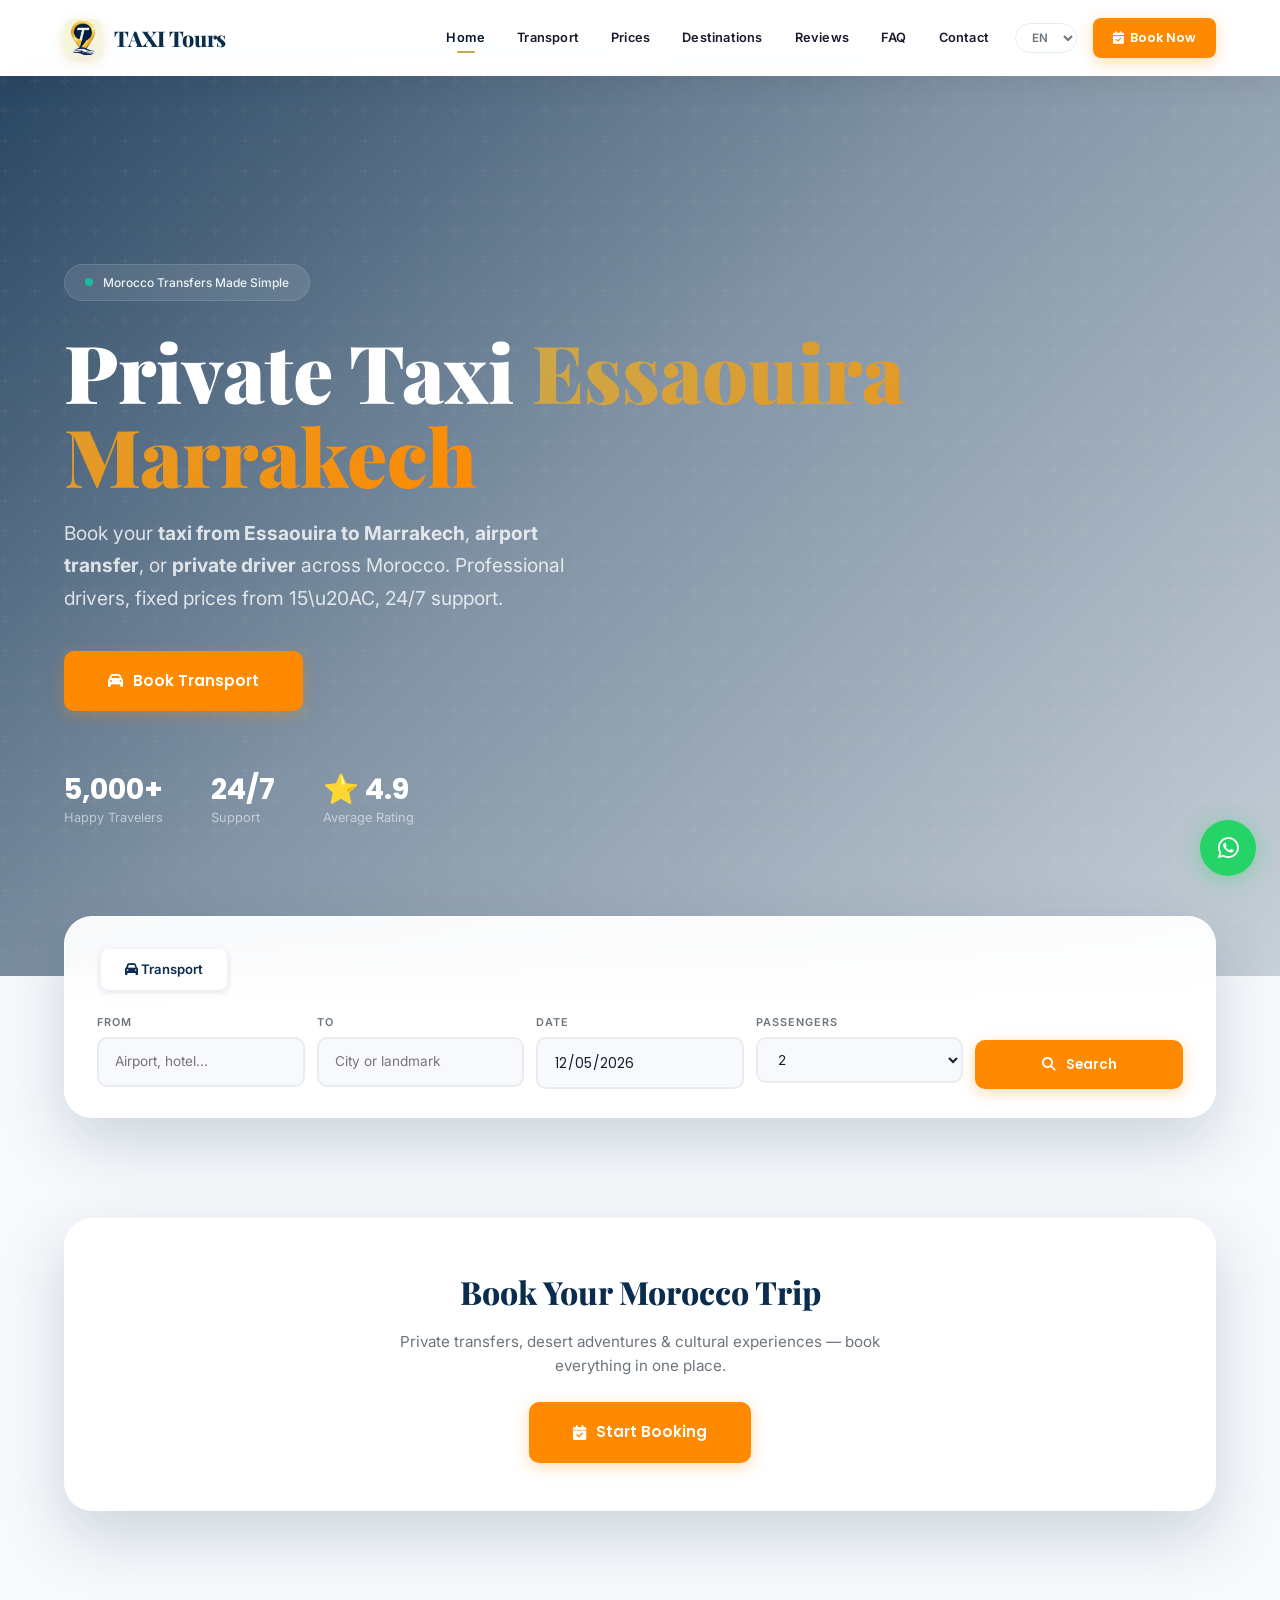
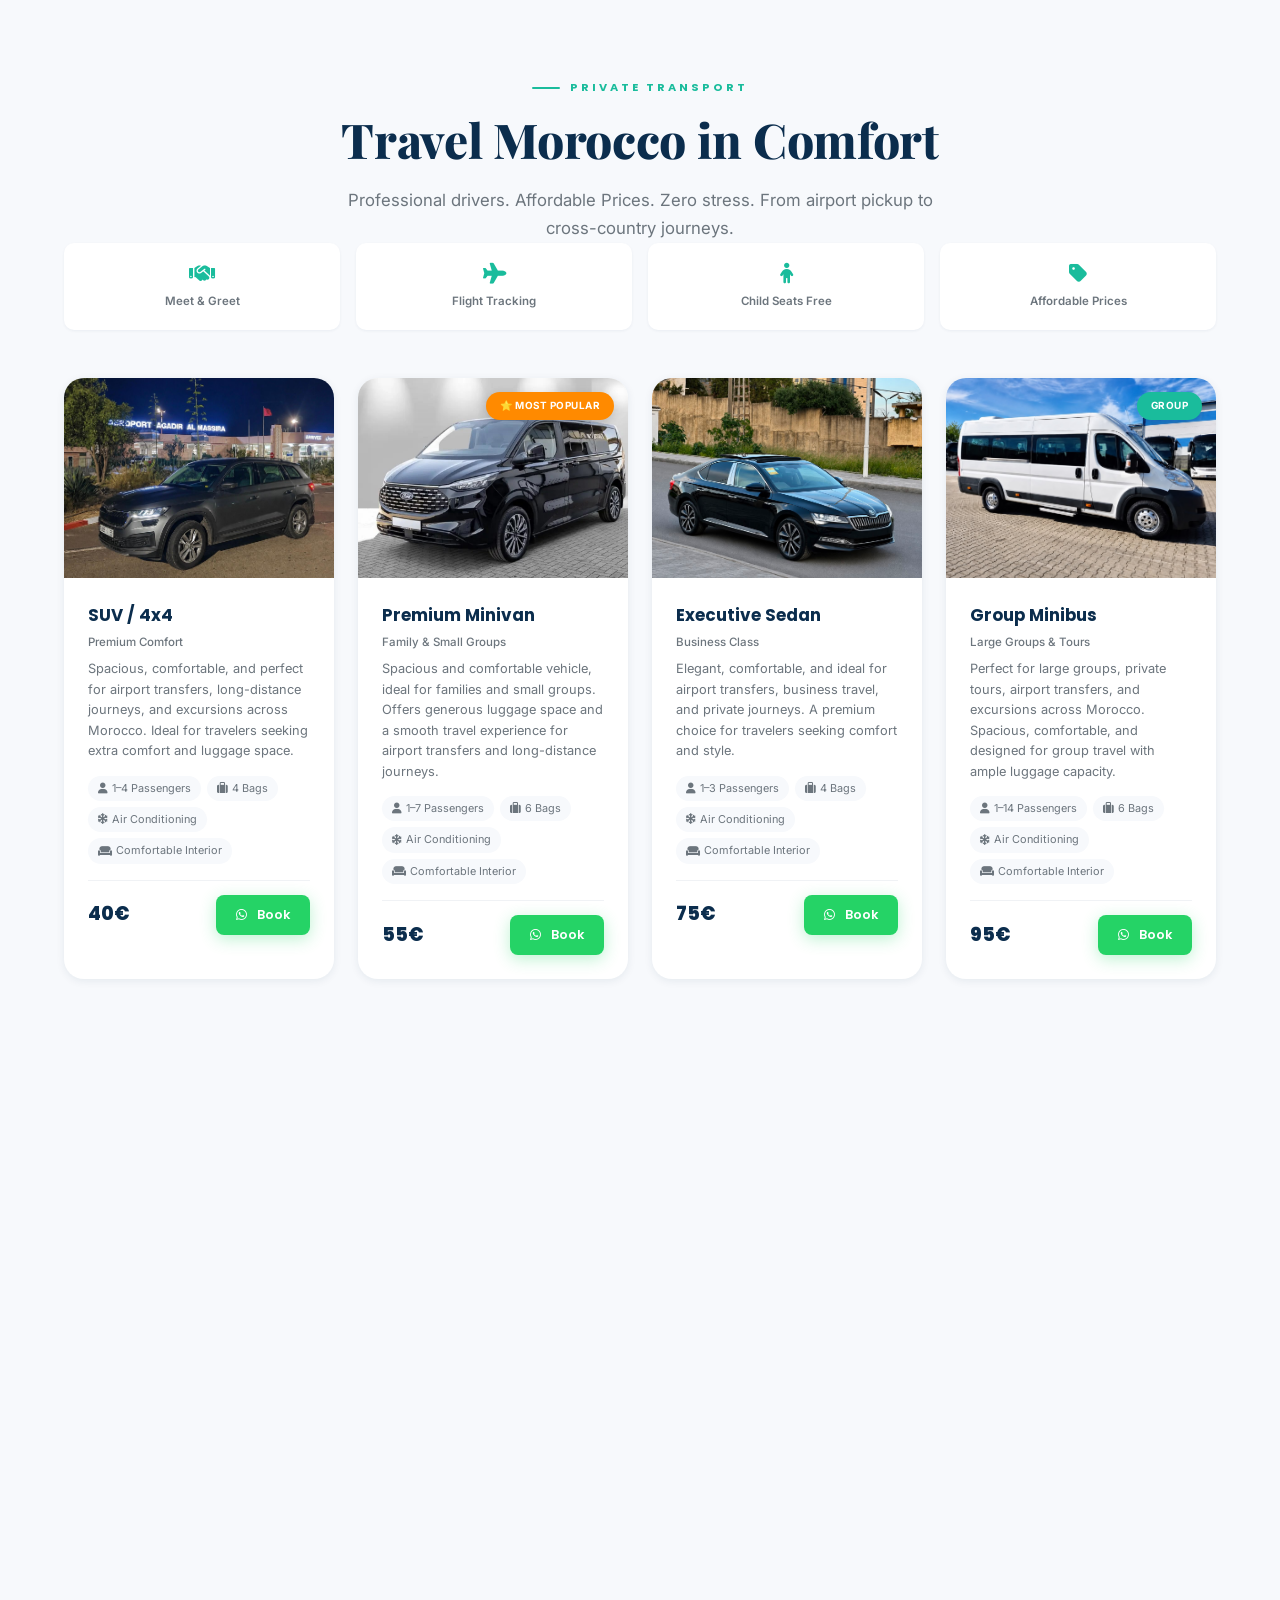
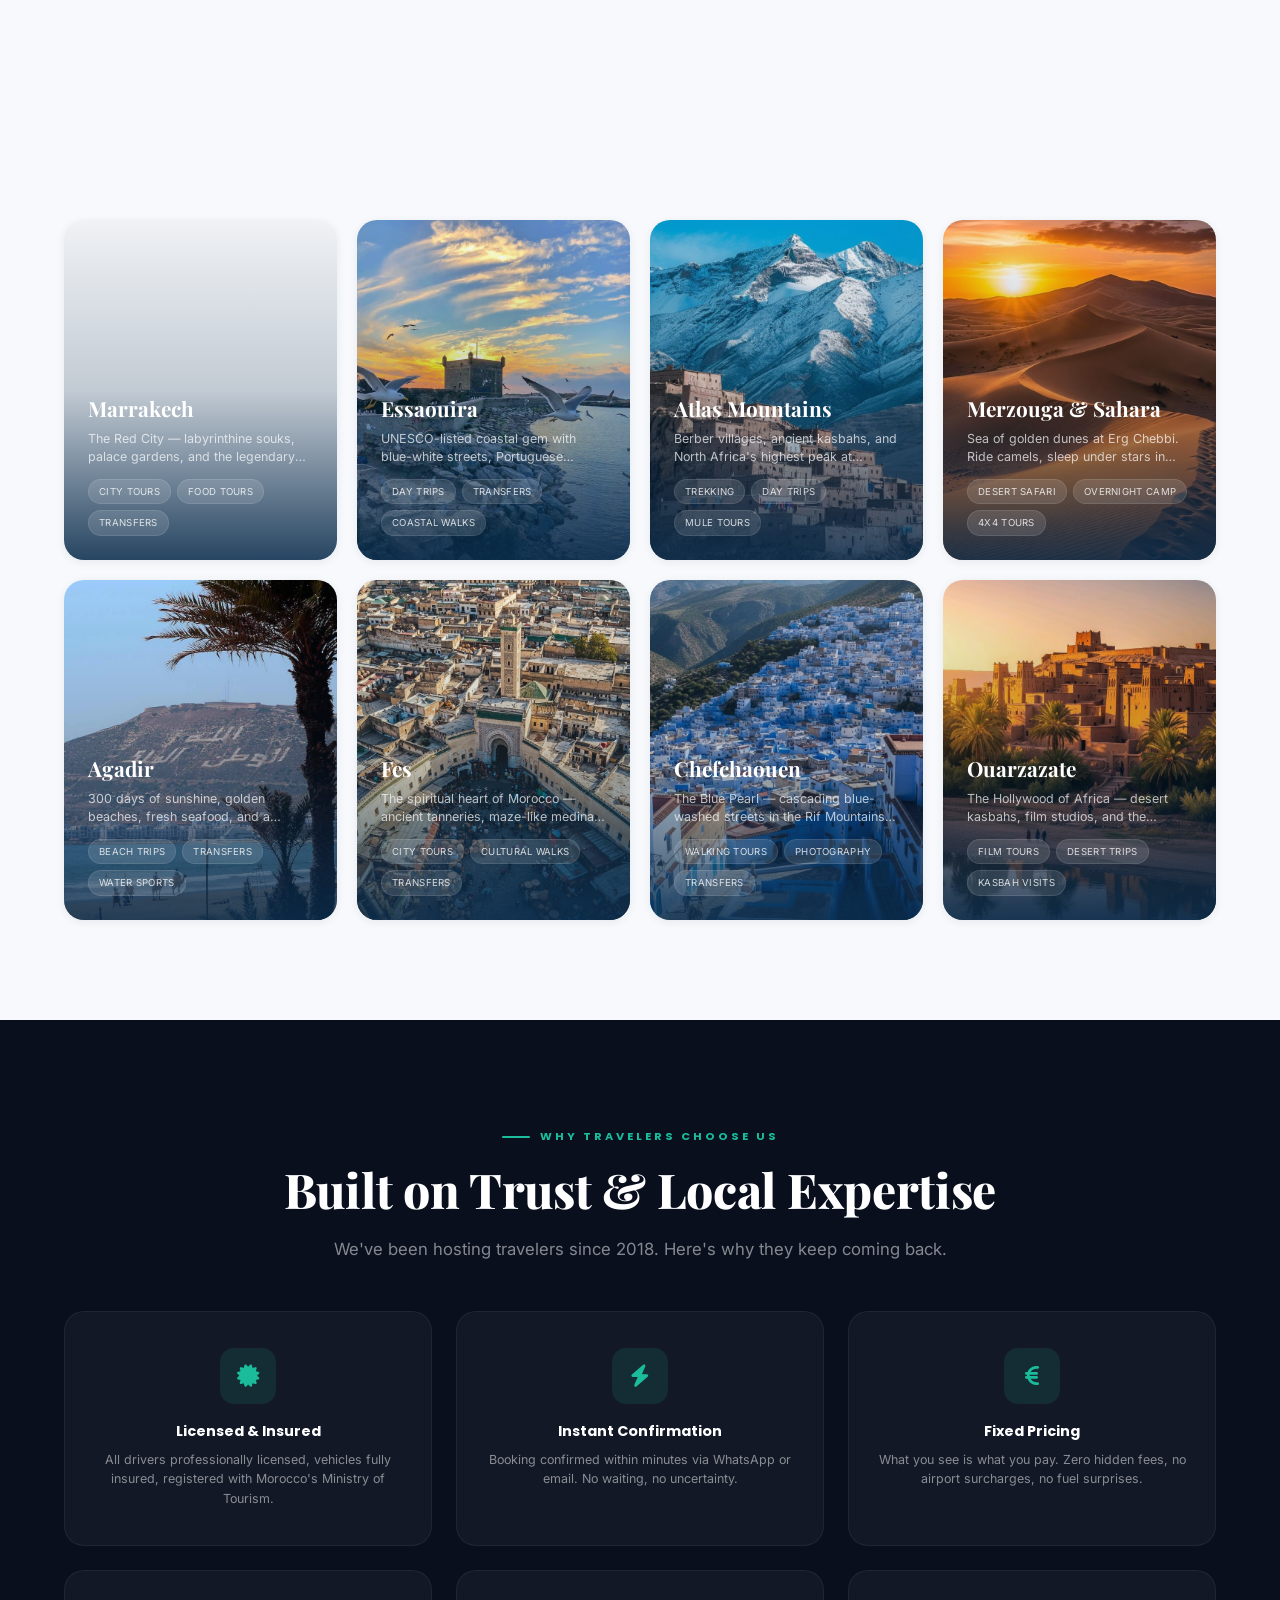
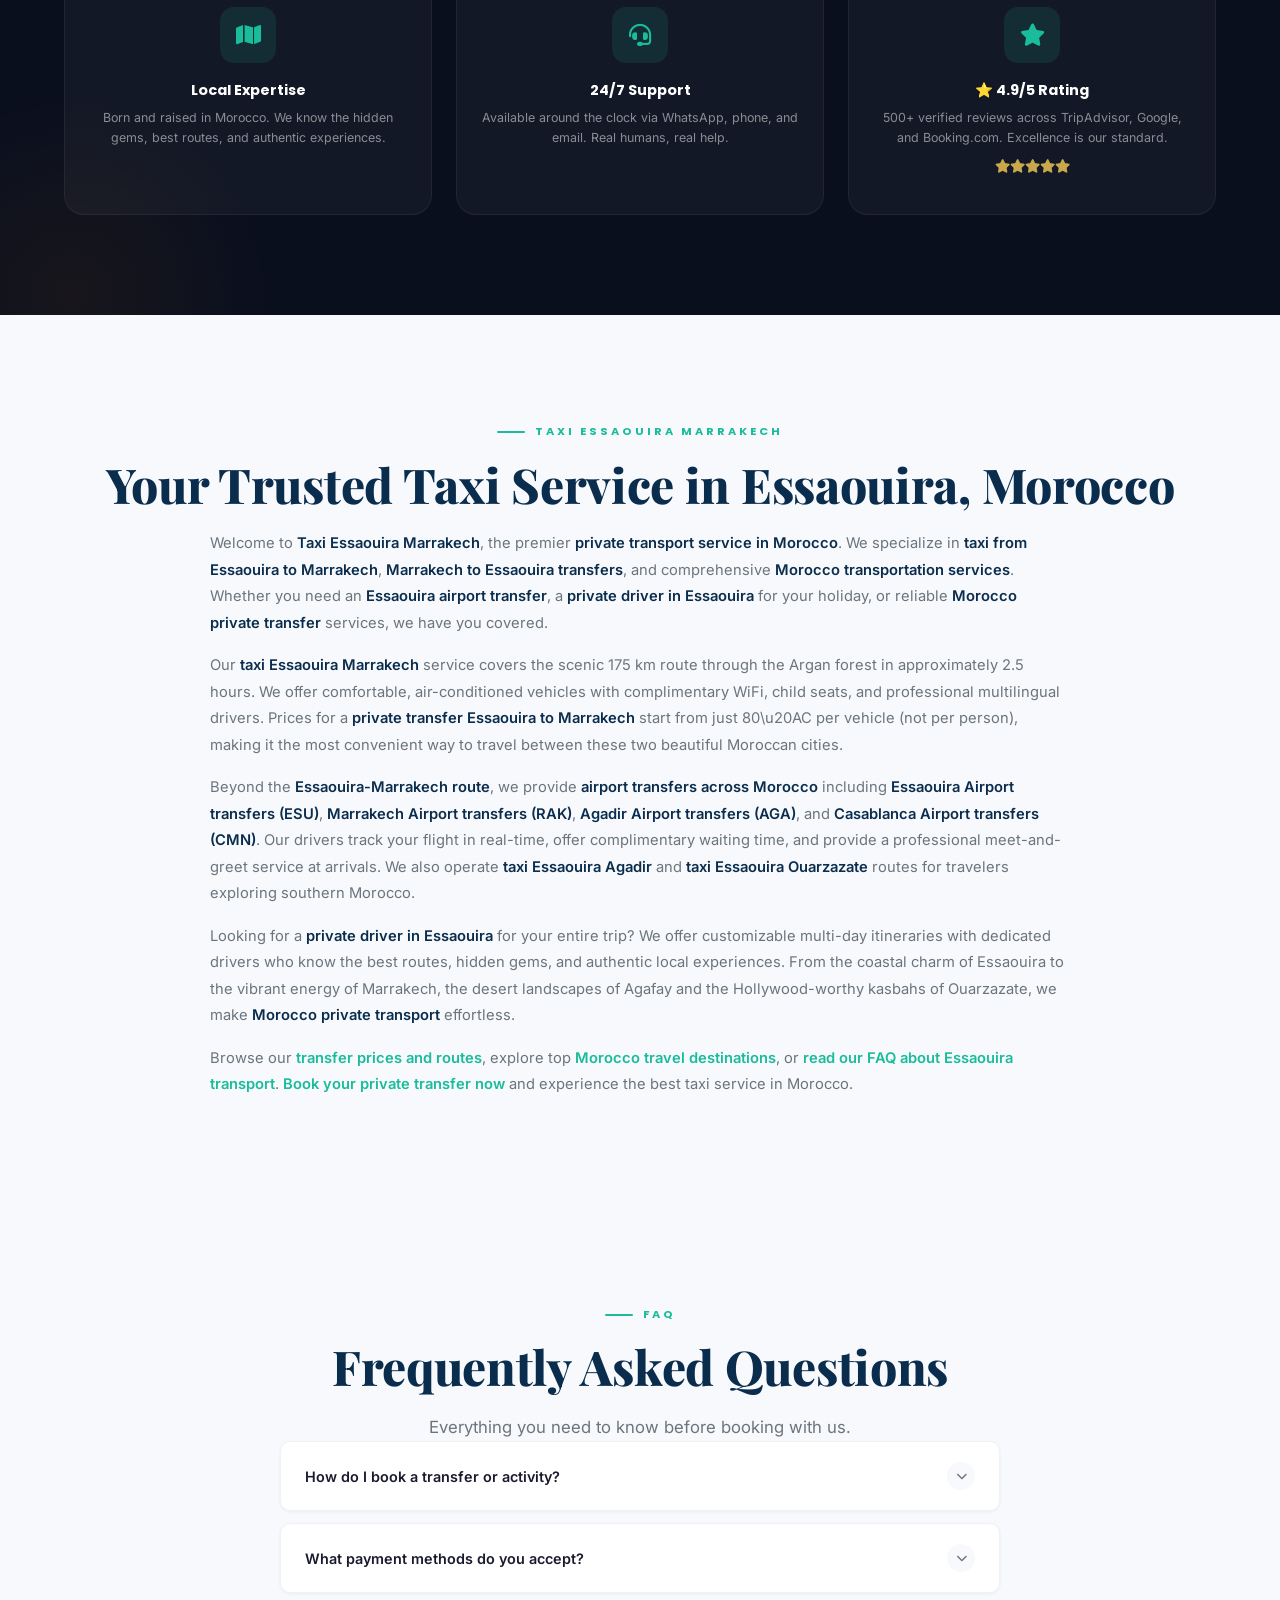
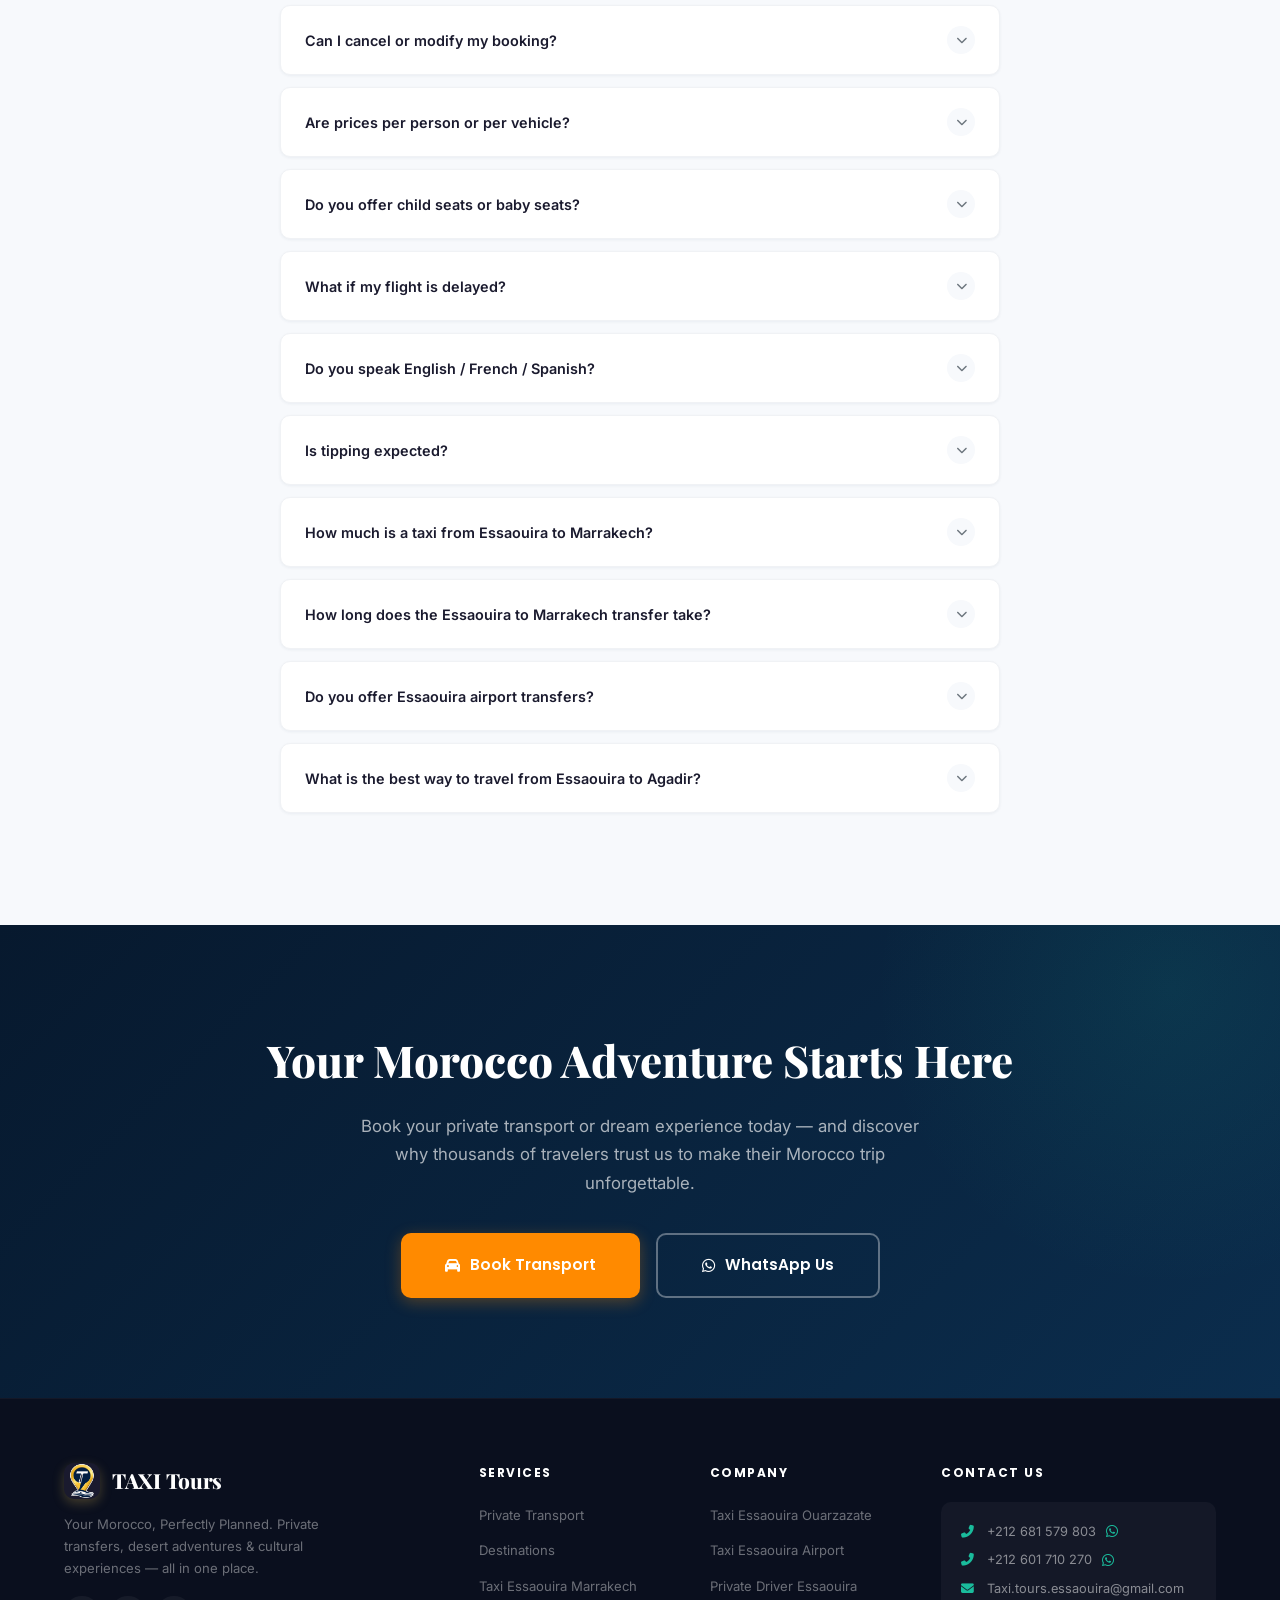
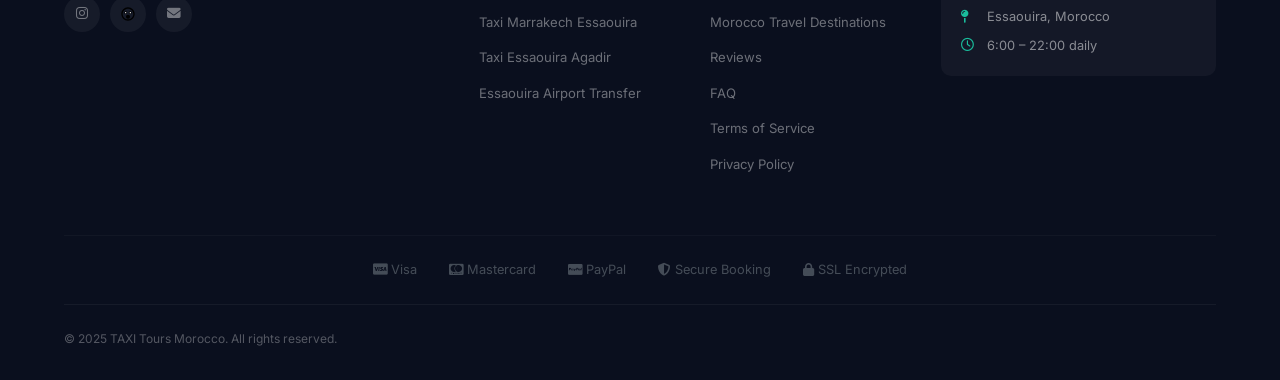
<file: index.html>
﻿<!DOCTYPE html>
<html lang="en">

<head>
  <meta charset="UTF-8">
  <meta name="viewport" content="width=device-width,initial-scale=1">
  <link rel="icon" type="image/svg+xml" href="./images/logo-icon.png">
  <link rel="apple-touch-icon" href="./images/logo-icon.png">
  <link rel="canonical" href="https://www.taximarrakeckessaouiraa.com/">
  <meta name="theme-color" content="#0B2D4D">

  <!-- PRIMARY TITLE & META -->
  <title>Taxi Essaouira Marrakech | Private Transfer & Airport Taxi Morocco</title>
  <meta name="description" content="Book a private taxi between Essaouira and Marrakech. Airport transfers, fixed prices, professional drivers and 24/7 reservations across Morocco.">
  <meta name="keywords" content="Taxi Essaouira Marrakech, Private Transfer Essaouira, Essaouira Airport Transfer, Taxi Marrakech Essaouira, Taxi Essaouira Airport, Private Driver Essaouira, Morocco Private Transfer">

  <!-- OPEN GRAPH -->
  <meta property="og:type" content="website">
  <meta property="og:url" content="https://www.taximarrakeckessaouiraa.com/">
  <meta property="og:title" content="Taxi Essaouira Marrakech | Private Transfer & Airport Taxi Morocco">
  <meta property="og:description" content="Book a private taxi between Essaouira and Marrakech. Airport transfers, fixed prices, professional drivers and 24/7 reservations across Morocco.">
  <meta property="og:image" content="https://www.taximarrakeckessaouiraa.com/images/og-image.jpg">
  <meta property="og:image:width" content="1200">
  <meta property="og:image:height" content="630">
  <meta property="og:locale" content="en_US">
  <meta property="og:site_name" content="Taxi Essaouira Marrakech">

  <!-- TWITTER CARDS -->
  <meta name="twitter:card" content="summary_large_image">
  <meta name="twitter:title" content="Taxi Essaouira Marrakech | Private Transfer & Airport Taxi Morocco">
  <meta name="twitter:description" content="Book a private taxi between Essaouira and Marrakech. Airport transfers, fixed prices, professional drivers and 24/7 reservations across Morocco.">
  <meta name="twitter:image" content="https://www.taximarrakeckessaouiraa.com/images/og-image.jpg">

  <!-- ROBOTS -->
  <meta name="robots" content="index, follow, max-snippet:-1, max-image-preview:large">
  <meta name="googlebot" content="index, follow, max-snippet:-1, max-image-preview:large">

  <!-- HREFLANG -->
  <link rel="alternate" hreflang="en" href="https://www.taximarrakeckessaouiraa.com/">
  <link rel="alternate" hreflang="fr" href="https://www.taximarrakeckessaouiraa.com/fr/">
  <link rel="alternate" hreflang="x-default" href="https://www.taximarrakeckessaouiraa.com/">

  <!-- STRUCTURED DATA - LocalBusiness -->
  <script type="application/ld+json">
  {
    "@context": "https://schema.org",
    "@type": "LocalBusiness",
    "name": "Taxi Essaouira Marrakech",
    "image": "https://www.taximarrakeckessaouiraa.com/images/logo-horizontal.svg",
    "logo": "https://www.taximarrakeckessaouiraa.com/images/logo-icon.png",
    "url": "https://www.taximarrakeckessaouiraa.com",
    "telephone": "+212681579803",
    "email": "Taxi.tours.essaouira@gmail.com",
    "description": "Private taxi and transfer services in Morocco. Specializing in Essaouira to Marrakech transfers, airport transfers, and private driver services across Morocco.",
    "priceRange": "\u20AC\u20AC",
    "address": {
      "@type": "PostalAddress",
      "addressLocality": "Essaouira",
      "addressRegion": "Marrakech-Safi",
      "addressCountry": "MA"
    },
    "aggregateRating": {
      "@type": "AggregateRating",
      "ratingValue": "4.9",
      "reviewCount": "500",
      "bestRating": "5"
    },
    "openingHoursSpecification": [
      {
        "@type": "OpeningHoursSpecification",
        "dayOfWeek": ["Monday","Tuesday","Wednesday","Thursday","Friday","Saturday","Sunday"],
        "opens": "06:00",
        "closes": "22:00"
      }
    ],
    "sameAs": [
      "https://www.instagram.com/taxi.tours.essaouira",
      "https://www.tripadvisor.com/Profile/Taxitoursessaouira"
    ],
    "areaServed": [
      {"@type": "City", "name": "Marrakech"},
      {"@type": "City", "name": "Essaouira"},
      {"@type": "City", "name": "Agadir"},
      {"@type": "City", "name": "Casablanca"},
      {"@type": "City", "name": "Rabat"},
      {"@type": "City", "name": "Ouarzazate"}
    ]
  }
  </script>

  <!-- STRUCTURED DATA - TaxiService -->
  <script type="application/ld+json">
  {
    "@context": "https://schema.org",
    "@type": "Service",
    "name": "Taxi Essaouira Marrakech Private Transfer",
    "serviceType": "TaxiService",
    "provider": {
      "@type": "LocalBusiness",
      "name": "Taxi Essaouira Marrakech"
    },
    "areaServed": ["Marrakech", "Essaouira", "Agadir", "Casablanca", "Ouarzazate"],
    "description": "Private taxi transfers between Essaouira and Marrakech, airport transfers, and private driver services across Morocco."
  }
  </script>

  <!-- STRUCTURED DATA - BreadcrumbList -->
  <script type="application/ld+json">
  {
    "@context": "https://schema.org",
    "@type": "BreadcrumbList",
    "itemListElement": [
      {"@type": "ListItem", "position": 1, "name": "Home", "item": "https://www.taximarrakeckessaouiraa.com/"},
      {"@type": "ListItem", "position": 2, "name": "Taxi Essaouira Marrakech", "item": "https://www.taximarrakeckessaouiraa.com/taxi-essaouira-marrakech.html"},
      {"@type": "ListItem", "position": 3, "name": "Private Transfers", "item": "https://www.taximarrakeckessaouiraa.com/#transport"},
      {"@type": "ListItem", "position": 4, "name": "Destinations", "item": "https://www.taximarrakeckessaouiraa.com/#destinations"},
      {"@type": "ListItem", "position": 5, "name": "Contact", "item": "https://www.taximarrakeckessaouiraa.com/#contact"}
    ]
  }
  </script>

  <!-- STRUCTURED DATA - FAQPage -->
  <script type="application/ld+json">
  {
    "@context": "https://schema.org",
    "@type": "FAQPage",
    "mainEntity": [
      {
        "@type": "Question",
        "name": "How do I book a taxi from Essaouira to Marrakech?",
        "acceptedAnswer": {
          "@type": "Answer",
          "text": "Simply fill out our booking form or click the WhatsApp button on our site. We confirm within 5-30 minutes with all details. You can also email or call us directly at +212681579803."
        }
      },
      {
        "@type": "Question",
        "name": "How much is a taxi from Essaouira to Marrakech?",
        "acceptedAnswer": {
          "@type": "Answer",
          "text": "A private taxi from Essaouira to Marrakech costs 80\u20AC per vehicle (not per person). For larger groups, a minibus is available from 90\u20AC. All prices are fixed with no hidden fees."
        }
      },
      {
        "@type": "Question",
        "name": "How long does the Essaouira to Marrakech transfer take?",
        "acceptedAnswer": {
          "@type": "Answer",
          "text": "The transfer from Essaouira to Marrakech takes approximately 2.5 hours covering 175 km. We offer comfortable vehicles with air conditioning and complimentary WiFi."
        }
      },
      {
        "@type": "Question",
        "name": "Do you offer Essaouira airport transfers?",
        "acceptedAnswer": {
          "@type": "Answer",
          "text": "Yes, we provide Essaouira Airport transfers (ESU) to and from the city center and all nearby destinations. Prices start from 15\u20AC for Essaouira Airport to city center. We also serve Marrakech Airport (RAK), Agadir Airport (AGA), and Casablanca Airport (CMN)."
        }
      },
      {
        "@type": "Question",
        "name": "What is the best way to get from Essaouira to Agadir?",
        "acceptedAnswer": {
          "@type": "Answer",
          "text": "The best way to travel from Essaouira to Agadir is by private taxi transfer. The journey takes approximately 2.5 hours and costs from 80\u20AC per vehicle. This offers door-to-door convenience with air conditioning and a professional driver."
        }
      }
    ]
  }
  </script>

  <!-- STRUCTURED DATA - WebSite -->
  <script type="application/ld+json">
  {
    "@context": "https://schema.org",
    "@type": "WebSite",
    "name": "Taxi Essaouira Marrakech",
    "url": "https://www.taximarrakeckessaouiraa.com",
    "potentialAction": {
      "@type": "SearchAction",
      "target": "https://www.taximarrakeckessaouiraa.com/?search={search_term_string}",
      "query-input": "required name=search_term_string"
    }
  }
  </script>

  <!-- STRUCTURED DATA - Review -->
  <script type="application/ld+json">
  {
    "@context": "https://schema.org",
    "@type": "Review",
    "itemReviewed": {
      "@type": "LocalBusiness",
      "name": "Taxi Essaouira Marrakech"
    },
    "reviewRating": {
      "@type": "Rating",
      "ratingValue": "4.9",
      "bestRating": "5"
    },
    "author": {
      "@type": "Person",
      "name": "Verified Travelers"
    },
    "reviewBody": "Excellent private taxi service between Essaouira and Marrakech. Professional drivers, comfortable vehicles, and punctual service. Highly recommended for airport transfers and long-distance travel in Morocco."
  }
  </script>

  <meta http-equiv="Cache-Control" content="public, max-age=31536000, immutable">

  <link rel="preconnect" href="https://fonts.googleapis.com">
  <link rel="preconnect" href="https://fonts.gstatic.com" crossorigin>
  <link
    href="https://fonts.googleapis.com/css2?family=Playfair+Display:ital,wght@0,400;0,600;0,700;0,800;0,900;1,400&family=Poppins:wght@400;500;600;700;800&family=Inter:wght@300;400;500;600;700&display=swap"
    rel="stylesheet">
  <link rel="stylesheet" href="https://cdnjs.cloudflare.com/ajax/libs/font-awesome/6.5.0/css/all.min.css">

  <!-- PRELOAD HERO IMAGES -->
  <link rel="preload" as="image" href="https://images.unsplash.com/photo-1597212618440-806262de4f6b?w=1920&q=80" fetchpriority="high">
  <link rel="preload" as="image" href="./images/bg/1.jpg">
  <link rel="preload" as="image" href="./images/bg/2.jpg">
  <link rel="preload" as="image" href="./images/bg/4.jpg">

  <style>
    /* ======================================================
   TAXI Tours — Design System
   ====================================================== */
    :root {
      --primary: #0B2D4D;
      --primary-light: #134074;
      --primary-dark: #07192e;
      --secondary: #1ABC9C;
      --secondary-dark: #16a085;
      --secondary-light: rgba(26, 188, 156, 0.12);
      --cta: #FF8A00;
      --cta-hover: #e67e00;
      --cta-light: rgba(255, 138, 0, 0.12);
      --gold: #C9A84C;
      --gold-light: rgba(201, 168, 76, 0.15);
      --bg: #F7F9FC;
      --bg-white: #fff;
      --bg-dark: #0A0F1E;
      --text: #1a1a2e;
      --text-muted: #6c757d;
      --text-light: #fff;
      --border: #e9ecef;
      --border-light: #f0f2f5;
      --radius: 20px;
      --radius-sm: 10px;
      --radius-lg: 28px;
      --shadow-xs: 0 1px 3px rgba(11, 45, 77, 0.06);
      --shadow-sm: 0 2px 8px rgba(11, 45, 77, 0.08);
      --shadow-md: 0 8px 30px rgba(11, 45, 77, 0.10);
      --shadow-lg: 0 16px 48px rgba(11, 45, 77, 0.14);
      --shadow-xl: 0 24px 64px rgba(11, 45, 77, 0.18);
      --shadow-glow-secondary: 0 8px 32px rgba(26, 188, 156, 0.25);
      --shadow-glow-cta: 0 8px 32px rgba(255, 138, 0, 0.3);
      --shadow-glow-gold: 0 8px 32px rgba(201, 168, 76, 0.25);
      --transition: 0.3s cubic-bezier(0.4, 0, 0.2, 1);
      --transition-slow: 0.5s cubic-bezier(0.4, 0, 0.2, 1);
      --transition-bounce: 0.4s cubic-bezier(0.34, 1.56, 0.64, 1);
      --nav-height: 76px;
      --max-width: 1200px;
      --font-display: 'Playfair Display', Georgia, serif;
      --font-ui: 'Poppins', sans-serif;
      --font-body: 'Inter', -apple-system, BlinkMacSystemFont, sans-serif;
      --glass-bg: rgba(255, 255, 255, 0.10);
      --glass-border: rgba(255, 255, 255, 0.15);
    }

    *,
    *::before,
    *::after {
      margin: 0;
      padding: 0;
      box-sizing: border-box
    }

    html {
      scroll-behavior: smooth;
      font-size: 16px;
      -webkit-tap-highlight-color: transparent
    }

    body {
      font-family: var(--font-body);
      color: var(--text);
      background: var(--bg);
      line-height: 1.6;
      -webkit-font-smoothing: antialiased;
      overflow-x: hidden;
      padding-top: var(--nav-height)
    }

    img {
      max-width: 100%;
      height: auto;
      display: block
    }

    a {
      text-decoration: none;
      color: inherit
    }

    ul {
      list-style: none
    }

    button {
      cursor: pointer;
      border: none;
      background: none;
      font: inherit;
      color: inherit
    }

    input,
    select,
    textarea {
      font: inherit;
      outline: none
    }

    ::selection {
      background: rgba(26, 188, 156, 0.2);
      color: var(--primary)
    }

    .container {
      width: 100%;
      max-width: var(--max-width);
      margin: 0 auto;
      padding: 0 24px
    }

    .section {
      padding: 100px 0
    }

    .section-label {
      display: inline-flex;
      align-items: center;
      gap: 10px;
      font-family: var(--font-ui);
      font-size: 0.7rem;
      font-weight: 700;
      text-transform: uppercase;
      letter-spacing: 3px;
      color: var(--secondary);
      margin-bottom: 16px
    }

    .section-label::before {
      content: '';
      width: 28px;
      height: 2px;
      background: var(--secondary);
      border-radius: 2px
    }

    .section-title {
      font-family: var(--font-display);
      font-size: clamp(2rem, 4.5vw, 3rem);
      font-weight: 800;
      color: var(--primary);
      line-height: 1.15;
      margin-bottom: 18px;
      letter-spacing: -0.3px
    }

    .section-subtitle {
      font-size: 1.05rem;
      color: var(--text-muted);
      max-width: 620px;
      line-height: 1.7
    }

    .text-center {
      text-align: center
    }

    .text-center .section-subtitle {
      margin: 0 auto
    }

    /* ---- Glass ---- */
    .glass {
      background: var(--glass-bg);
      backdrop-filter: blur(16px);
      -webkit-backdrop-filter: blur(16px);
      border: 1px solid var(--glass-border)
    }

    .glass-card {
      background: rgba(255, 255, 255, 0.92);
      backdrop-filter: blur(20px);
      -webkit-backdrop-filter: blur(20px);
      border: 1px solid rgba(255, 255, 255, 0.6);
      box-shadow: var(--shadow-lg)
    }

    /* ---- Buttons ---- */
    .btn {
      display: inline-flex;
      align-items: center;
      justify-content: center;
      gap: 10px;
      font-family: var(--font-ui);
      font-weight: 600;
      font-size: 0.85rem;
      padding: 14px 32px;
      border-radius: var(--radius-sm);
      transition: var(--transition);
      white-space: nowrap;
      position: relative;
      overflow: hidden
    }

    .btn::after {
      content: '';
      position: absolute;
      inset: 0;
      background: rgba(255, 255, 255, 0.12);
      opacity: 0;
      transition: opacity 0.3s
    }

    .btn:hover::after {
      opacity: 1
    }

    .btn:active {
      transform: scale(0.97)
    }

    .btn-primary {
      background: var(--primary);
      color: var(--text-light);
      box-shadow: 0 4px 16px rgba(11, 45, 77, 0.2)
    }

    .btn-primary:hover {
      background: var(--primary-light);
      transform: translateY(-2px);
      box-shadow: 0 8px 28px rgba(11, 45, 77, 0.3)
    }

    .btn-secondary {
      background: var(--secondary);
      color: var(--text-light);
      box-shadow: 0 4px 16px rgba(26, 188, 156, 0.25)
    }

    .btn-secondary:hover {
      background: var(--secondary-dark);
      transform: translateY(-2px);
      box-shadow: var(--shadow-glow-secondary)
    }

    .btn-cta {
      background: var(--cta);
      color: var(--text-light);
      box-shadow: 0 4px 16px rgba(255, 138, 0, 0.3)
    }

    .btn-cta:hover {
      background: var(--cta-hover);
      transform: translateY(-2px);
      box-shadow: var(--shadow-glow-cta)
    }

    .btn-outline {
      background: transparent;
      border: 2px solid rgba(255, 255, 255, 0.35);
      color: var(--text-light)
    }

    .btn-outline:hover {
      background: rgba(255, 255, 255, 0.1);
      border-color: rgba(255, 255, 255, 0.6);
      transform: translateY(-2px)
    }

    .btn-whatsapp {
      background: #25D366;
      color: white;
      box-shadow: 0 4px 16px rgba(37, 211, 102, 0.3)
    }

    .btn-whatsapp:hover {
      background: #20bd5d;
      transform: translateY(-2px);
      box-shadow: 0 8px 28px rgba(37, 211, 102, 0.35)
    }

    .btn-gold {
      background: var(--gold);
      color: var(--primary);
      box-shadow: 0 4px 16px rgba(201, 168, 76, 0.3)
    }

    .btn-gold:hover {
      background: #b8963a;
      transform: translateY(-2px);
      box-shadow: var(--shadow-glow-gold)
    }

    .btn-sm {
      padding: 10px 20px;
      font-size: 0.78rem;
      border-radius: 8px
    }

    .btn-lg {
      padding: 18px 44px;
      font-size: 0.95rem
    }

    .btn-block {
      width: 100%;
      justify-content: center
    }

    .btn-icon {
      width: 44px;
      height: 44px;
      padding: 0;
      border-radius: 50%
    }

    /* ---- Navbar ---- */
    .navbar {
      position: fixed;
      top: 0;
      left: 0;
      right: 0;
      z-index: 1000;
      height: var(--nav-height);
      display: flex;
      align-items: center;
      transition: background 0.4s cubic-bezier(0.4, 0, 0.2, 1),
        box-shadow 0.4s cubic-bezier(0.4, 0, 0.2, 1);
      background: rgba(255, 255, 255, 0.9);
      -webkit-backdrop-filter: blur(16px);
      backdrop-filter: blur(16px);
      box-shadow: 0 4px 30px rgba(0, 0, 0, 0.08)
    }

    .navbar .container {
      display: flex;
      align-items: center;
      justify-content: space-between;
      height: 100%
    }

    .navbar-brand {
      display: flex;
      align-items: center;
      gap: 12px;
      font-family: var(--font-display);
      font-weight: 800;
      font-size: 1.35rem;
      color: var(--primary);
      letter-spacing: -0.3px;
      flex-shrink: 0
    }

    .navbar-brand-icon {
      width: 38px;
      height: 38px;
      background: linear-gradient(135deg, var(--gold), #a8892e);
      border-radius: 10px;
      display: flex;
      align-items: center;
      justify-content: center;
      font-size: 1rem;
      color: var(--primary-dark);
      box-shadow: 0 4px 12px rgba(201, 168, 76, 0.3);
      flex-shrink: 0
    }

    .navbar-menu {
      display: flex;
      align-items: center;
      gap: 4px
    }

    .navbar-link {
      position: relative;
      font-size: 0.8rem;
      font-weight: 600;
      color: var(--text);
      padding: 8px 14px;
      border-radius: var(--radius-sm);
      transition: color 0.3s ease,
        background 0.3s ease;
      letter-spacing: 0.2px
    }

    .navbar-link::before {
      content: '';
      position: absolute;
      inset: 0;
      border-radius: var(--radius-sm);
      background: var(--bg);
      opacity: 0;
      transform: scale(0.92);
      transition: opacity 0.3s ease, transform 0.3s ease
    }

    .navbar-link:hover::before {
      opacity: 1;
      transform: scale(1)
    }

    .navbar-link:hover {
      color: var(--primary)
    }

    .navbar-link::after {
      content: '';
      position: absolute;
      bottom: 3px;
      left: 50%;
      transform: translateX(-50%) scaleX(0);
      width: 18px;
      height: 2.5px;
      background: var(--gold);
      border-radius: 3px;
      transition: transform 0.35s cubic-bezier(0.34, 1.56, 0.64, 1)
    }

    .navbar-link.active {
      color: var(--primary-dark)
    }

    .navbar-link.active::after {
      transform: translateX(-50%) scaleX(1)
    }

    .navbar-lang {
      margin-left: 8px;
      padding: 6px 12px;
      border-radius: 50px;
      font-size: 0.72rem;
      font-weight: 600;
      color: var(--text-muted);
      border: 1px solid var(--border);
      transition: color 0.3s ease,
        border-color 0.3s ease,
        background 0.3s ease;
      background: transparent;
      cursor: pointer;
      outline: none
    }

    .navbar-lang:hover {
      background-color: var(--bg);
      color: var(--text)
    }

    .navbar-lang-btn,
    .navbar-close {
      display: none
    }

    .navbar-cta {
      margin-left: 12px
    }

    .navbar-cta .btn {
      gap: 6px
    }

    .navbar-overlay {
      display: none
    }

    .navbar-toggle {
      display: none;
      flex-direction: column;
      gap: 5px;
      padding: 6px;
      cursor: pointer;
      z-index: 1001;
      background: none;
      border: none
    }

    .navbar-toggle span {
      display: block;
      width: 24px;
      height: 2.5px;
      background: var(--primary);
      border-radius: 3px;
      transition: transform 0.35s cubic-bezier(0.34, 1.56, 0.64, 1),
        opacity 0.25s ease,
        background 0.3s ease
    }

    .navbar-toggle.active span:nth-child(1) {
      transform: rotate(45deg) translate(5px, 5px)
    }

    .navbar-toggle.active span:nth-child(2) {
      opacity: 0;
      transform: translateX(-10px)
    }

    .navbar-toggle.active span:nth-child(3) {
      transform: rotate(-45deg) translate(5px, -5px)
    }

    /* ---- Hero Slider ---- */
    .hero {
      position: relative;
      min-height: 100vh;
      display: flex;
      align-items: center;
      overflow: hidden
    }

    .hero-slider {
      position: absolute;
      inset: 0
    }

    .hero-slide {
      position: absolute;
      inset: 0;
      background-size: cover;
      background-position: center;
      opacity: 0;
      transition: opacity 1.5s ease-in-out;
      transform: scale(1.05)
    }

    .hero-slide.active {
      opacity: 1
    }

    .hero-overlay {
      position: absolute;
      inset: 0;
      background: linear-gradient(135deg, rgba(11, 45, 77, 0.88) 0%, rgba(11, 45, 77, 0.5) 45%, rgba(11, 45, 77, 0.2) 100%);
      z-index: 1
    }

    .hero-content {
      position: relative;
      z-index: 2;
      width: 100%;
      padding: 140px 0 100px
    }

    .hero-badge {
      display: inline-flex;
      align-items: center;
      gap: 10px;
      background: rgba(255, 255, 255, 0.10);
      backdrop-filter: blur(12px);
      border: 1px solid rgba(255, 255, 255, 0.12);
      padding: 8px 20px;
      border-radius: 50px;
      font-size: 0.75rem;
      font-weight: 500;
      color: rgba(255, 255, 255, 0.9);
      margin-bottom: 28px;
      animation: fadeUp 0.7s ease-out
    }

    .hero-badge-dot {
      width: 8px;
      height: 8px;
      background: var(--secondary);
      border-radius: 50%;
      animation: pulse-dot 2s infinite
    }

    @keyframes pulse-dot {

      0%,
      100% {
        opacity: 1;
        transform: scale(1)
      }

      50% {
        opacity: 0.5;
        transform: scale(0.8)
      }
    }

    .hero-title {
      font-family: var(--font-display);
      font-size: clamp(2.5rem, 6.5vw, 5rem);
      font-weight: 900;
      color: var(--text-light);
      line-height: 1.05;
      margin-bottom: 20px;
      animation: fadeUp 0.7s ease-out 0.1s both
    }

    .hero-title span {
      background: linear-gradient(135deg, var(--gold) 0%, var(--cta) 100%);
      -webkit-background-clip: text;
      -webkit-text-fill-color: transparent;
      background-clip: text
    }

    .hero-text {
      font-size: clamp(1rem, 2vw, 1.2rem);
      color: rgba(255, 255, 255, 0.8);
      max-width: 540px;
      line-height: 1.7;
      margin-bottom: 36px;
      animation: fadeUp 0.7s ease-out 0.2s both
    }

    .hero-actions {
      display: flex;
      gap: 16px;
      flex-wrap: wrap;
      animation: fadeUp 0.7s ease-out 0.3s both
    }

    .hero-stats {
      display: flex;
      gap: 48px;
      margin-top: 64px;
      animation: fadeUp 0.7s ease-out 0.4s both
    }

    .hero-stat-value {
      font-family: var(--font-ui);
      font-size: 1.8rem;
      font-weight: 700;
      color: var(--text-light);
      line-height: 1
    }

    .hero-stat-label {
      font-size: 0.8rem;
      color: rgba(255, 255, 255, 0.55);
      margin-top: 4px
    }

    .slider-nav {
      position: absolute;
      bottom: 32px;
      left: 50%;
      transform: translateX(-50%);
      display: flex;
      gap: 10px;
      z-index: 3
    }

    .slider-dot {
      width: 10px;
      height: 10px;
      border-radius: 50%;
      background: rgba(255, 255, 255, 0.3);
      border: none;
      cursor: pointer;
      transition: var(--transition);
      padding: 0
    }

    .slider-dot.active {
      background: var(--gold);
      width: 36px;
      border-radius: 6px
    }

    @keyframes fadeUp {
      from {
        opacity: 0;
        transform: translateY(24px)
      }

      to {
        opacity: 1;
        transform: translateY(0)
      }
    }

    /* ---- Floating Search ---- */
    .search-section {
      position: relative;
      z-index: 3;
      margin-top: -60px
    }

    .search-card {
      background: rgba(255, 255, 255, 0.95);
      backdrop-filter: blur(24px);
      -webkit-backdrop-filter: blur(24px);
      border-radius: var(--radius-lg);
      box-shadow: var(--shadow-xl);
      padding: 28px 32px;
      border: 1px solid rgba(255, 255, 255, 0.8)
    }

    .search-tabs {
      display: flex;
      gap: 4px;
      margin-bottom: 20px;
      background: var(--bg);
      border-radius: var(--radius-sm);
      padding: 4px;
      width: fit-content
    }

    .search-tab {
      padding: 10px 24px;
      border-radius: 8px;
      font-size: 0.82rem;
      font-weight: 600;
      color: var(--text-muted);
      transition: var(--transition);
      cursor: pointer
    }

    .search-tab.active {
      background: var(--bg-white);
      color: var(--primary);
      box-shadow: var(--shadow-sm)
    }

    .search-form {
      display: none;
      gap: 12px
    }

    .search-form.active {
      display: flex;
      flex-wrap: wrap
    }

    .search-field {
      flex: 1;
      min-width: 160px
    }

    .search-field label {
      display: block;
      font-size: 0.68rem;
      font-weight: 600;
      text-transform: uppercase;
      letter-spacing: 1px;
      color: var(--text-muted);
      margin-bottom: 6px
    }

    .search-field input,
    .search-field select {
      width: 100%;
      padding: 12px 16px;
      border: 2px solid var(--border);
      border-radius: var(--radius-sm);
      font-size: 0.85rem;
      color: var(--text);
      background: var(--bg);
      transition: var(--transition)
    }

    .search-field input:focus,
    .search-field select:focus {
      border-color: var(--secondary);
      background: white;
      box-shadow: 0 0 0 4px rgba(26, 188, 156, 0.1)
    }

    /* ---- Booking Flow ---- */
    .flow-section {
      padding: 100px 0 60px
    }

    .flow-card {
      background: var(--bg-white);
      border-radius: var(--radius-lg);
      box-shadow: var(--shadow-xl);
      overflow: hidden
    }

    .flow-header {
      padding: 32px 32px 0
    }

    .flow-header h2 {
      font-family: var(--font-display);
      font-size: 1.4rem;
      font-weight: 800;
      color: var(--primary)
    }

    .flow-steps {
      display: flex;
      align-items: center;
      padding: 24px 32px;
      border-bottom: 1px solid var(--border-light)
    }

    .flow-step {
      display: flex;
      align-items: center;
      gap: 10px;
      flex: 1;
      position: relative
    }

    .flow-step:not(:last-child)::after {
      content: '';
      flex: 1;
      height: 2px;
      background: var(--border);
      margin: 0 16px;
      transition: var(--transition)
    }

    .flow-step.completed:not(:last-child)::after,
    .flow-step.active:not(:last-child)::after {
      background: var(--secondary)
    }

    .flow-step-number {
      width: 34px;
      height: 34px;
      border-radius: 50%;
      background: var(--border);
      display: flex;
      align-items: center;
      justify-content: center;
      font-size: 0.78rem;
      font-weight: 700;
      color: var(--text-muted);
      transition: var(--transition);
      flex-shrink: 0
    }

    .flow-step.active .flow-step-number {
      background: var(--secondary);
      color: white;
      box-shadow: 0 4px 12px rgba(26, 188, 156, 0.3)
    }

    .flow-step.completed .flow-step-number {
      background: var(--secondary);
      color: white
    }

    .flow-step-label {
      font-size: 0.72rem;
      font-weight: 600;
      color: var(--text-muted);
      white-space: nowrap;
      transition: var(--transition)
    }

    .flow-step.active .flow-step-label {
      color: var(--primary);
      font-weight: 700
    }

    .flow-step.completed .flow-step-label {
      color: var(--secondary)
    }

    .flow-body {
      padding: 32px
    }

    .flow-step-content {
      display: none;
      animation: fadeIn 0.4s ease-out
    }

    .flow-step-content.active {
      display: block
    }

    @keyframes fadeIn {
      from {
        opacity: 0;
        transform: translateY(12px)
      }

      to {
        opacity: 1;
        transform: translateY(0)
      }
    }

    .service-options {
      display: grid;
      grid-template-columns: 1fr 1fr;
      gap: 20px
    }

    .service-option {
      position: relative;
      padding: 40px 28px;
      border: 2px solid var(--border);
      border-radius: var(--radius);
      text-align: center;
      cursor: pointer;
      transition: var(--transition);
      background: var(--bg)
    }

    .service-option:hover {
      border-color: var(--secondary);
      background: rgba(26, 188, 156, 0.04);
      transform: translateY(-2px)
    }

    .service-option.selected {
      border-color: var(--secondary);
      background: rgba(26, 188, 156, 0.06);
      box-shadow: 0 0 0 4px rgba(26, 188, 156, 0.1)
    }

    .service-option-icon {
      width: 64px;
      height: 64px;
      margin: 0 auto 16px;
      background: var(--bg);
      border-radius: 16px;
      display: flex;
      align-items: center;
      justify-content: center;
      font-size: 1.8rem;
      transition: var(--transition)
    }

    .service-option.selected .service-option-icon {
      background: var(--secondary-light)
    }

    .service-option-title {
      font-family: var(--font-display);
      font-size: 1.2rem;
      font-weight: 700;
      color: var(--primary);
      margin-bottom: 6px
    }

    .service-option-desc {
      font-size: 0.82rem;
      color: var(--text-muted);
      line-height: 1.5
    }

    .service-option-check {
      position: absolute;
      top: 12px;
      right: 12px;
      width: 24px;
      height: 24px;
      border-radius: 50%;
      background: var(--border);
      display: flex;
      align-items: center;
      justify-content: center;
      font-size: 0.65rem;
      color: white;
      transition: var(--transition)
    }

    .service-option.selected .service-option-check {
      background: var(--secondary)
    }

    .form-grid {
      display: grid;
      grid-template-columns: 1fr 1fr;
      gap: 18px
    }

    .form-group {
      display: flex;
      flex-direction: column;
      gap: 6px;
      position: relative
    }

    .form-group.full {
      grid-column: 1/-1
    }

    .form-label {
      font-size: 0.72rem;
      font-weight: 600;
      text-transform: uppercase;
      letter-spacing: 0.8px;
      color: var(--text-muted)
    }

    .form-input {
      width: 100%;
      padding: 14px 16px;
      border: 2px solid var(--border);
      border-radius: var(--radius-sm);
      font-size: 0.88rem;
      color: var(--text);
      background: var(--bg);
      transition: var(--transition)
    }

    .form-input:focus {
      border-color: var(--secondary);
      background: white;
      box-shadow: 0 0 0 4px rgba(26, 188, 156, 0.1)
    }

    .form-input::placeholder {
      color: #adb5bd
    }

    input[type="date"],
    input[type="datetime-local"] {
      font-family: var(--font-ui);
      color-scheme: light;
      min-height: 52px;
      min-width: 0;
      max-width: 100%;
      appearance: none;
      -webkit-appearance: none;
      cursor: pointer
    }

    input[type="date"]::-webkit-calendar-picker-indicator,
    input[type="datetime-local"]::-webkit-calendar-picker-indicator {
      background: none;
      color: transparent;
      cursor: pointer;
      width: 20px;
      height: 20px;
      margin-left: 4px;
      opacity: 0.6;
      transition: opacity 0.2s
    }

    input[type="date"]::-webkit-calendar-picker-indicator:hover,
    input[type="datetime-local"]::-webkit-calendar-picker-indicator:hover {
      opacity: 1
    }

    input[type="date"]::-webkit-datetime-edit {
      display: flex;
      align-items: center;
      min-width: 0;
      width: 100%
    }

    .form-input.error {
      border-color: #e74c3c
    }

    .form-textarea {
      min-height: 80px;
      resize: vertical
    }

    .stepper {
      display: flex;
      align-items: center;
      gap: 0;
      background: var(--bg);
      border: 2px solid var(--border);
      border-radius: var(--radius-sm);
      overflow: hidden;
      width: fit-content
    }

    .stepper-btn {
      width: 44px;
      height: 44px;
      display: flex;
      align-items: center;
      justify-content: center;
      font-size: 1.2rem;
      font-weight: 600;
      color: var(--text-muted);
      transition: var(--transition);
      background: transparent;
      touch-action: manipulation;
      -webkit-touch-callout: none;
      user-select: none
    }

    .stepper-btn:hover {
      background: var(--secondary-light);
      color: var(--secondary)
    }

    .stepper-value {
      width: 56px;
      text-align: center;
      font-weight: 700;
      font-size: 1.1rem;
      color: var(--text);
      font-family: var(--font-ui)
    }

    .vehicle-selector {
      display: grid;
      grid-template-columns: repeat(5, 1fr);
      gap: 10px
    }

    .vehicle-option {
      padding: 16px 10px;
      border: 2px solid var(--border);
      border-radius: var(--radius-sm);
      text-align: center;
      cursor: pointer;
      transition: var(--transition);
      background: var(--bg)
    }

    .vehicle-option:hover {
      border-color: var(--secondary);
      transform: translateY(-2px)
    }

    .vehicle-option.selected {
      border-color: var(--secondary);
      background: rgba(26, 188, 156, 0.06);
      box-shadow: 0 0 0 3px rgba(26, 188, 156, 0.1)
    }

    .vehicle-option-icon {
      font-size: 1.6rem;
      margin-bottom: 4px
    }

    .vehicle-option-name {
      font-size: 0.68rem;
      font-weight: 600;
      color: var(--text)
    }

    .vehicle-option-price {
      font-size: 0.62rem;
      color: var(--text-muted)
    }

    .vehicle-option-badge {
      display: inline-block;
      padding: 2px 8px;
      border-radius: 4px;
      font-size: 0.55rem;
      font-weight: 700;
      margin-top: 4px;
      background: var(--gold-light);
      color: var(--gold)
    }

    .summary-card {
      background: var(--bg);
      border-radius: var(--radius);
      padding: 28px
    }

    .summary-row {
      display: flex;
      justify-content: space-between;
      align-items: center;
      padding: 14px 0;
      border-bottom: 1px solid var(--border-light)
    }

    .summary-row:last-of-type {
      border-bottom: none
    }

    .summary-label {
      display: flex;
      align-items: center;
      gap: 10px;
      font-size: 0.85rem;
      color: var(--text-muted)
    }

    .summary-label i {
      width: 20px;
      color: var(--secondary)
    }

    .summary-value {
      font-weight: 600;
      font-size: 0.88rem;
      color: var(--text);
      text-align: right
    }

    .summary-total {
      background: var(--primary);
      color: white;
      border-radius: var(--radius-sm);
      padding: 20px 24px;
      display: flex;
      justify-content: space-between;
      align-items: center;
      margin-top: 20px
    }

    .summary-total-label {
      font-size: 0.85rem;
      opacity: 0.8
    }

    .summary-total-value {
      font-family: var(--font-display);
      font-size: 1.6rem;
      font-weight: 800
    }

    .summary-note {
      display: flex;
      align-items: center;
      gap: 8px;
      margin-top: 12px;
      padding: 12px 16px;
      background: var(--secondary-light);
      border-radius: var(--radius-sm);
      font-size: 0.78rem;
      color: var(--secondary);
      font-weight: 500
    }

    .argan-option {
      margin-top: 16px;
      padding: 16px 18px;
      background: linear-gradient(135deg, rgba(26, 188, 156, 0.08), rgba(26, 188, 156, 0.03));
      border-radius: var(--radius);
      border: 1px solid rgba(26, 188, 156, 0.18);
      transition: border-color 0.25s
    }

    .argan-option:hover {
      border-color: rgba(26, 188, 156, 0.4)
    }

    .argan-checkbox {
      display: flex;
      align-items: flex-start;
      gap: 14px;
      cursor: pointer;
      position: relative
    }

    .argan-checkbox input {
      position: absolute;
      opacity: 0;
      width: 0;
      height: 0
    }

    .argan-checkmark {
      flex-shrink: 0;
      width: 22px;
      height: 22px;
      border-radius: 6px;
      border: 2px solid var(--secondary);
      background: var(--bg-white);
      display: flex;
      align-items: center;
      justify-content: center;
      transition: background 0.2s, border-color 0.2s;
      margin-top: 3px
    }

    .argan-checkbox input:checked+.argan-checkmark {
      background: var(--secondary);
      border-color: var(--secondary)
    }

    .argan-checkbox input:checked+.argan-checkmark::after {
      content: '';
      width: 6px;
      height: 10px;
      border: solid #fff;
      border-width: 0 2px 2px 0;
      transform: rotate(45deg);
      margin-top: -2px
    }

    .argan-label {
      display: flex;
      align-items: flex-start;
      gap: 12px;
      flex: 1
    }

    .argan-icon {
      flex-shrink: 0;
      width: 36px;
      height: 36px;
      border-radius: 10px;
      background: linear-gradient(135deg, var(--secondary), var(--secondary-dark));
      display: flex;
      align-items: center;
      justify-content: center;
      font-size: 0.9rem;
      color: #fff;
      margin-top: 1px
    }

    .argan-text {
      display: flex;
      flex-direction: column;
      gap: 4px;
      flex: 1;
      min-width: 0
    }

    .argan-heading {
      font-size: 0.88rem;
      font-weight: 700;
      color: var(--primary);
      line-height: 1.3
    }

    .argan-note {
      font-size: 0.78rem;
      font-weight: 400;
      color: var(--text-muted);
      line-height: 1.5
    }

    .argan-free {
      display: inline-flex;
      align-items: center;
      gap: 5px;
      font-size: 0.75rem;
      font-weight: 600;
      color: var(--secondary);
      margin-top: 2px
    }

    .argan-free::before {
      content: '';
      width: 6px;
      height: 6px;
      border-radius: 50%;
      background: var(--secondary);
      flex-shrink: 0
    }

    @media (max-width: 480px) {
      .argan-option {
        padding: 14px 14px
      }

      .argan-checkbox {
        gap: 12px
      }

      .argan-icon {
        width: 32px;
        height: 32px;
        font-size: 0.8rem
      }

      .argan-heading {
        font-size: 0.82rem
      }

      .argan-note {
        font-size: 0.75rem
      }

      .argan-free {
        font-size: 0.72rem
      }
    }

    @media (min-width: 768px) {
      .argan-option {
        padding: 18px 22px
      }

      .argan-icon {
        width: 40px;
        height: 40px;
        font-size: 1rem
      }

      .argan-heading {
        font-size: 0.92rem
      }
    }

    .confirm-grid {
      display: grid;
      grid-template-columns: 1fr 1fr;
      gap: 16px
    }

    .confirm-card {
      padding: 28px;
      border: 2px solid var(--border);
      border-radius: var(--radius);
      text-align: center;
      cursor: pointer;
      transition: var(--transition);
      background: var(--bg)
    }

    .confirm-card:hover {
      border-color: var(--secondary);
      transform: translateY(-3px);
      box-shadow: var(--shadow-md)
    }

    .confirm-card-icon {
      font-size: 2.2rem;
      margin-bottom: 12px
    }

    .confirm-card-title {
      font-family: var(--font-ui);
      font-size: 0.95rem;
      font-weight: 700;
      color: var(--primary);
      margin-bottom: 4px
    }

    .confirm-card-desc {
      font-size: 0.78rem;
      color: var(--text-muted)
    }

    /* ---- Transport ---- */
    .transport-hero {
      background: var(--primary-dark);
      position: relative;
      overflow: hidden
    }

    .vehicles-grid {
      display: grid;
      grid-template-columns: repeat(auto-fit, minmax(260px, 1fr));
      gap: 24px;
      margin-top: 48px
    }

    .vehicle-card {
      background: var(--bg-white);
      border-radius: var(--radius);
      overflow: hidden;
      box-shadow: var(--shadow-sm);
      transition: var(--transition-bounce);
      cursor: pointer
    }

    .vehicle-card:hover {
      transform: translateY(-10px);
      box-shadow: var(--shadow-xl)
    }

    .vehicle-card-image {
      height: 200px;
      position: relative;
      overflow: hidden;
      background-size: cover;
      background-position: center
    }

    .vehicle-card-badge {
      position: absolute;
      top: 14px;
      right: 14px;
      padding: 6px 14px;
      border-radius: 50px;
      font-size: 0.62rem;
      font-weight: 700;
      text-transform: uppercase;
      letter-spacing: 0.5px;
      box-shadow: 0 4px 12px rgba(0, 0, 0, 0.15)
    }

    .vehicle-card-badge.popular {
      background: var(--cta);
      color: white
    }

    .vehicle-card-badge.best {
      background: var(--secondary);
      color: white
    }

    .vehicle-card-badge.vip {
      background: var(--gold);
      color: var(--primary-dark)
    }

    .vehicle-card-body {
      padding: 24px
    }

    .vehicle-card-name {
      font-family: var(--font-ui);
      font-size: 1.05rem;
      font-weight: 700;
      color: var(--primary);
      margin-bottom: 4px
    }

    .vehicle-card-class {
      font-size: 0.72rem;
      color: var(--text-muted);
      margin-bottom: 8px;
      font-weight: 500
    }

    .vehicle-card-desc {
      font-size: 0.8rem;
      color: var(--text-muted);
      line-height: 1.6;
      margin-bottom: 14px
    }

    .vehicle-card-features {
      display: flex;
      flex-wrap: wrap;
      gap: 6px;
      margin-bottom: 16px
    }

    .vehicle-card-feature {
      display: inline-flex;
      align-items: center;
      gap: 4px;
      font-size: 0.68rem;
      color: var(--text-muted);
      padding: 4px 10px;
      background: var(--bg);
      border-radius: 50px
    }

    .vehicle-card-footer {
      display: flex;
      align-items: center;
      justify-content: space-between;
      padding-top: 14px;
      border-top: 1px solid var(--border-light)
    }

    .vehicle-card-price {
      font-family: var(--font-ui);
      font-size: 1.2rem;
      font-weight: 800;
      color: var(--primary)
    }

    .vehicle-card-price .price-from {
      font-size: 0.7rem;
      font-weight: 400;
      color: var(--text-muted)
    }

    .routes-grid {
      display: grid;
      grid-template-columns: repeat(auto-fit, minmax(220px, 1fr));
      gap: 16px;
      margin-top: 32px
    }

    .summary-price-row {
      border-top: 2px dashed var(--border);
      margin-top: 8px;
      padding-top: 12px;
    }
    .summary-price-value {
      font-size: 1.1rem;
    }

    .route-card {
      display: flex;
      align-items: center;
      gap: 16px;
      padding: 18px 20px;
      background: var(--bg-white);
      border-radius: var(--radius-sm);
      box-shadow: var(--shadow-xs);
      transition: var(--transition);
      border: 1px solid var(--border-light);
      cursor: pointer
    }

    .route-card:hover {
      transform: translateY(-2px);
      box-shadow: var(--shadow-md);
      border-color: var(--secondary)
    }

    .route-icon {
      width: 40px;
      height: 40px;
      border-radius: 10px;
      background: var(--secondary-light);
      display: flex;
      align-items: center;
      justify-content: center;
      color: var(--secondary);
      flex-shrink: 0
    }

    .route-info {
      flex: 1
    }

    .route-name {
      font-size: 0.82rem;
      font-weight: 600;
      color: var(--text)
    }

    .route-meta {
      font-size: 0.72rem;
      color: var(--text-muted)
    }

    .route-price {
      font-family: var(--font-ui);
      font-size: 0.9rem;
      font-weight: 700;
      color: var(--primary);
      white-space: nowrap
    }

    /* ---- Destinations ---- */

    /* ---- Destinations ---- */
    .destinations-grid {
      display: grid;
      grid-template-columns: repeat(auto-fit, minmax(220px, 1fr));
      gap: 20px
    }

    .destination-card {
      position: relative;
      border-radius: var(--radius);
      overflow: hidden;
      height: 340px;
      cursor: pointer;
      box-shadow: var(--shadow-sm);
      transition: var(--transition-bounce)
    }

    .destination-card:hover {
      transform: translateY(-8px);
      box-shadow: var(--shadow-xl)
    }

    .destination-card-image {
      position: absolute;
      inset: 0;
      background-size: cover;
      background-position: center;
      transition: transform 0.6s ease
    }

    .destination-card:hover .destination-card-image {
      transform: scale(1.08)
    }

    .destination-card-overlay {
      position: absolute;
      inset: 0;
      background: linear-gradient(to top, rgba(11, 45, 77, 0.88) 0%, rgba(11, 45, 77, 0.2) 50%, transparent 100%);
      z-index: 1
    }

    .destination-card-body {
      position: absolute;
      bottom: 0;
      left: 0;
      right: 0;
      padding: 24px;
      z-index: 2
    }

    .destination-card-name {
      font-family: var(--font-display);
      font-size: 1.3rem;
      font-weight: 700;
      color: var(--text-light);
      margin-bottom: 4px
    }

    .destination-card-desc {
      font-size: 0.78rem;
      color: rgba(255, 255, 255, 0.7);
      line-height: 1.5;
      display: -webkit-box;
      -webkit-line-clamp: 2;
      -webkit-box-orient: vertical;
      overflow: hidden
    }

    .destination-card-avail {
      display: flex;
      flex-wrap: wrap;
      gap: 6px;
      margin-top: 12px
    }

    .destination-card-avail span {
      padding: 4px 10px;
      background: rgba(255, 255, 255, 0.12);
      border: 1px solid rgba(255, 255, 255, 0.1);
      border-radius: 50px;
      font-size: 0.6rem;
      color: rgba(255, 255, 255, 0.8);
      text-transform: uppercase;
      letter-spacing: 0.3px
    }

    /* ---- Reviews ---- */
    .reviews-section {
      background: var(--primary);
      position: relative;
      overflow: hidden
    }

    .reviews-section::before {
      content: '';
      position: absolute;
      top: -30%;
      right: -10%;
      width: 500px;
      height: 500px;
      background: radial-gradient(circle, rgba(26, 188, 156, 0.08), transparent 70%);
      border-radius: 50%;
      pointer-events: none
    }

    .reviews-section .section-title {
      color: var(--text-light)
    }

    .reviews-section .section-subtitle {
      color: rgba(255, 255, 255, 0.55)
    }

    .reviews-carousel {
      position: relative;
      margin-top: 48px;
      overflow: hidden
    }

    .reviews-track {
      display: flex;
      gap: 24px;
      transition: transform 0.5s cubic-bezier(0.4, 0, 0.2, 1)
    }

    .review-card {
      min-width: calc(33.333% - 16px);
      background: rgba(255, 255, 255, 0.06);
      backdrop-filter: blur(12px);
      border: 1px solid rgba(255, 255, 255, 0.08);
      border-radius: var(--radius);
      padding: 28px;
      flex-shrink: 0
    }

    .review-card-stars {
      display: flex;
      gap: 3px;
      color: #FFB800;
      font-size: 0.8rem;
      margin-bottom: 12px
    }

    .review-card-flag {
      font-size: 1.2rem;
      margin-bottom: 8px;
      line-height: 1
    }

    .review-card-text {
      font-size: 0.85rem;
      color: rgba(255, 255, 255, 0.85);
      line-height: 1.7;
      margin-bottom: 18px;
      font-style: italic
    }

    .review-card-author {
      display: flex;
      align-items: center;
      gap: 12px
    }

    .review-card-avatar {
      width: 40px;
      height: 40px;
      border-radius: 50%;
      background: linear-gradient(135deg, var(--gold), var(--secondary));
      display: flex;
      align-items: center;
      justify-content: center;
      font-weight: 700;
      font-size: 0.8rem;
      color: white;
      flex-shrink: 0
    }

    .review-card-name {
      font-size: 0.82rem;
      font-weight: 600;
      color: var(--text-light)
    }

    .review-card-role {
      font-size: 0.68rem;
      color: rgba(255, 255, 255, 0.45)
    }

    .reviews-controls {
      display: flex;
      justify-content: center;
      gap: 12px;
      margin-top: 32px
    }

    .review-btn {
      width: 44px;
      height: 44px;
      border-radius: 50%;
      background: rgba(255, 255, 255, 0.08);
      border: 1px solid rgba(255, 255, 255, 0.12);
      color: white;
      display: flex;
      align-items: center;
      justify-content: center;
      font-size: 1rem;
      transition: var(--transition);
      cursor: pointer
    }

    .review-btn:hover {
      background: rgba(255, 255, 255, 0.18);
      transform: scale(1.05)
    }

    .review-summary {
      text-align: center;
      margin-bottom: 32px
    }

    .review-summary-stars {
      color: #FFB800;
      font-size: 1.3rem;
      margin-bottom: 8px
    }

    .review-summary-text {
      color: rgba(255, 255, 255, 0.6);
      font-size: 0.85rem
    }

    /* ---- Trust ---- */
    .trust-section {
      background: var(--bg-dark);
      position: relative;
      overflow: hidden
    }

    .trust-section .section-title {
      color: var(--text-light)
    }

    .trust-section .section-subtitle {
      color: rgba(255, 255, 255, 0.5)
    }

    .trust-grid {
      display: grid;
      grid-template-columns: repeat(3, 1fr);
      gap: 24px;
      margin-top: 48px
    }

    .trust-card {
      padding: 36px 24px;
      background: rgba(255, 255, 255, 0.04);
      border: 1px solid rgba(255, 255, 255, 0.06);
      border-radius: var(--radius);
      transition: var(--transition);
      text-align: center
    }

    .trust-card:hover {
      background: rgba(255, 255, 255, 0.07);
      border-color: rgba(255, 255, 255, 0.1);
      transform: translateY(-4px)
    }

    .trust-card-icon {
      width: 56px;
      height: 56px;
      margin: 0 auto 16px;
      background: rgba(26, 188, 156, 0.12);
      border-radius: 14px;
      display: flex;
      align-items: center;
      justify-content: center;
      font-size: 1.4rem;
      color: var(--secondary);
      transition: var(--transition)
    }

    .trust-card:hover .trust-card-icon {
      background: var(--secondary);
      color: white
    }

    .trust-card-title {
      font-family: var(--font-ui);
      font-size: 0.9rem;
      font-weight: 700;
      color: var(--text-light);
      margin-bottom: 6px
    }

    .trust-card-desc {
      font-size: 0.78rem;
      color: rgba(255, 255, 255, 0.5);
      line-height: 1.6
    }

    .trust-card-rating {
      font-size: 0.85rem;
      color: var(--gold);
      margin-top: 8px
    }

    /* ---- FAQ ---- */
    .faq-list {
      max-width: 720px;
      margin: 0 auto
    }

    .faq-item {
      background: var(--bg-white);
      border-radius: var(--radius-sm);
      margin-bottom: 12px;
      box-shadow: var(--shadow-xs);
      border: 1px solid var(--border-light);
      overflow: hidden;
      transition: var(--transition)
    }

    .faq-item:hover {
      box-shadow: var(--shadow-sm)
    }

    .faq-item.open {
      box-shadow: var(--shadow-md);
      border-color: var(--secondary)
    }

    .faq-question {
      display: flex;
      align-items: center;
      justify-content: space-between;
      width: 100%;
      padding: 20px 24px;
      font-size: 0.9rem;
      font-weight: 600;
      color: var(--text);
      text-align: left;
      transition: var(--transition);
      cursor: pointer
    }

    .faq-item.open .faq-question {
      color: var(--secondary)
    }

    .faq-icon {
      width: 28px;
      height: 28px;
      border-radius: 50%;
      background: var(--bg);
      display: flex;
      align-items: center;
      justify-content: center;
      font-size: 0.7rem;
      color: var(--text-muted);
      transition: var(--transition);
      flex-shrink: 0
    }

    .faq-item.open .faq-icon {
      background: var(--secondary-light);
      color: var(--secondary);
      transform: rotate(180deg)
    }

    .faq-answer {
      max-height: 0;
      overflow: hidden;
      transition: max-height 0.35s ease, padding 0.35s ease;
      padding: 0 24px
    }

    .faq-item.open .faq-answer {
      max-height: 300px;
      padding: 0 24px 20px
    }

    .faq-answer p {
      font-size: 0.83rem;
      color: var(--text-muted);
      line-height: 1.7
    }

    /* ---- CTA ---- */
    .cta-section {
      background: linear-gradient(135deg, var(--primary-dark), var(--primary));
      position: relative;
      overflow: hidden
    }

    .cta-section::before {
      content: '';
      position: absolute;
      top: -50%;
      right: -15%;
      width: 600px;
      height: 600px;
      background: radial-gradient(circle, rgba(26, 188, 156, 0.1), transparent 70%);
      border-radius: 50%;
      pointer-events: none
    }

    .cta-content {
      position: relative;
      z-index: 2;
      text-align: center
    }

    .cta-title {
      font-family: var(--font-display);
      font-size: clamp(1.75rem, 4vw, 2.75rem);
      font-weight: 800;
      color: var(--text-light);
      margin-bottom: 16px
    }

    .cta-text {
      color: rgba(255, 255, 255, 0.65);
      font-size: 1.05rem;
      max-width: 560px;
      margin: 0 auto 36px;
      line-height: 1.7
    }

    .cta-actions {
      display: flex;
      justify-content: center;
      gap: 16px;
      flex-wrap: wrap
    }

    /* ---- Footer ---- */
    .footer {
      background: var(--bg-dark);
      padding: 64px 0 32px;
      border-top: 1px solid rgba(255, 255, 255, 0.04)
    }

    .footer-grid {
      display: grid;
      grid-template-columns: 2fr 1fr 1fr 1.5fr;
      gap: 48px;
      margin-bottom: 48px
    }

    .footer-brand {
      font-family: var(--font-display);
      font-size: 1.3rem;
      font-weight: 800;
      color: var(--text-light);
      display: flex;
      align-items: center;
      gap: 12px;
      margin-bottom: 14px;
      letter-spacing: -0.3px
    }

    .footer-brand .navbar-brand-icon {
      width: 36px;
      height: 36px;
      font-size: 0.9rem
    }

    .footer-desc {
      font-size: 0.82rem;
      color: rgba(255, 255, 255, 0.4);
      line-height: 1.7;
      max-width: 300px;
      margin-bottom: 16px
    }

    .footer-socials {
      display: flex;
      gap: 10px
    }

    .footer-social {
      width: 36px;
      height: 36px;
      border-radius: 50%;
      background: rgba(255, 255, 255, 0.05);
      display: flex;
      align-items: center;
      justify-content: center;
      color: rgba(255, 255, 255, 0.4);
      font-size: 0.85rem;
      transition: var(--transition)
    }

    .footer-social:hover {
      background: var(--secondary);
      color: white;
      transform: translateY(-3px)
    }

    .footer-heading {
      font-family: var(--font-ui);
      font-size: 0.75rem;
      font-weight: 700;
      color: var(--text-light);
      text-transform: uppercase;
      letter-spacing: 1.5px;
      margin-bottom: 20px
    }

    .footer-links li {
      margin-bottom: 10px
    }

    .footer-links a {
      font-size: 0.82rem;
      color: rgba(255, 255, 255, 0.4);
      transition: var(--transition);
      display: inline-flex;
      align-items: center;
      gap: 8px
    }

    .footer-links a:hover {
      color: var(--secondary);
      transform: translateX(4px)
    }

    .footer-contact {
      padding: 20px;
      background: rgba(255, 255, 255, 0.04);
      border-radius: var(--radius-sm);
      margin-top: 12px
    }

    .footer-contact-item {
      display: flex;
      align-items: center;
      gap: 10px;
      font-size: 0.8rem;
      color: rgba(255, 255, 255, 0.5);
      margin-bottom: 8px
    }

    .footer-contact-item:last-child {
      margin-bottom: 0
    }

    .footer-contact-item i {
      width: 16px;
      color: var(--secondary)
    }

    .footer-contact-link {
      color: rgba(255, 255, 255, 0.5);
      text-decoration: none;
      transition: color 0.3s ease
    }

    .footer-contact-link:hover {
      color: var(--secondary)
    }

    .footer-contact-wa {
      color: #25D366;
      font-size: 0.85rem;
      transition: transform 0.3s ease;
      display: inline-flex;
      align-items: center
    }

    .footer-contact-wa:hover {
      color: #20bd5d;
      transform: scale(1.15)
    }

    .footer-bottom {
      padding-top: 24px;
      border-top: 1px solid rgba(255, 255, 255, 0.05);
      display: flex;
      justify-content: space-between;
      align-items: center;
      flex-wrap: wrap;
      gap: 16px
    }

    .footer-copy {
      font-size: 0.75rem;
      color: rgba(255, 255, 255, 0.3)
    }

    /* ---- Conversion Elements ---- */
    .whatsapp-float {
      position: fixed;
      bottom: 24px;
      right: 24px;
      z-index: 999;
      width: 56px;
      height: 56px;
      background: #25D366;
      border-radius: 50%;
      display: flex;
      align-items: center;
      justify-content: center;
      color: white;
      font-size: 1.5rem;
      box-shadow: 0 4px 24px rgba(37, 211, 102, 0.4);
      transition: var(--transition-bounce);
      animation: wa-pulse 2.5s ease-in-out infinite
    }

    .whatsapp-float:hover {
      transform: scale(1.12);
      box-shadow: 0 8px 36px rgba(37, 211, 102, 0.5)
    }

    @keyframes wa-pulse {

      0%,
      100% {
        box-shadow: 0 4px 24px rgba(37, 211, 102, 0.4)
      }

      50% {
        box-shadow: 0 4px 40px rgba(37, 211, 102, 0.65)
      }
    }

    .whatsapp-float-tooltip {
      position: absolute;
      right: 68px;
      background: white;
      color: var(--text);
      padding: 10px 18px;
      border-radius: var(--radius-sm);
      font-size: 0.78rem;
      font-weight: 600;
      white-space: nowrap;
      box-shadow: var(--shadow-lg);
      opacity: 0;
      pointer-events: none;
      transition: var(--transition)
    }

    .whatsapp-float:hover .whatsapp-float-tooltip {
      opacity: 1;
      right: 72px
    }

    .back-to-top {
      position: fixed;
      bottom: 92px;
      right: 24px;
      z-index: 998;
      width: 44px;
      height: 44px;
      border-radius: 50%;
      background: var(--primary);
      color: white;
      display: flex;
      align-items: center;
      justify-content: center;
      font-size: 1rem;
      box-shadow: var(--shadow-md);
      opacity: 0;
      pointer-events: none;
      transition: var(--transition);
      cursor: pointer
    }

    .back-to-top.visible {
      opacity: 1;
      pointer-events: auto
    }

    .back-to-top:hover {
      transform: translateY(-3px);
      box-shadow: var(--shadow-lg)
    }

    .sticky-mobile-cta {
      display: none;
      position: fixed;
      bottom: 0;
      left: 0;
      right: 0;
      z-index: 998;
      padding: 12px 16px;
      padding-bottom: calc(12px + env(safe-area-inset-bottom, 0));
      background: var(--bg-white);
      border-top: 1px solid var(--border);
      box-shadow: 0 -4px 20px rgba(0, 0, 0, 0.08);
      gap: 10px;
      animation: slideUp 0.3s ease-out
    }

    @keyframes slideUp {
      from {
        transform: translateY(100%)
      }

      to {
        transform: translateY(0)
      }
    }

    .sticky-mobile-cta .btn {
      flex: 1;
      justify-content: center
    }

    /* ---- Reveal ---- */
    .reveal {
      opacity: 0;
      transform: translateY(30px);
      transition: opacity 0.7s ease, transform 0.7s ease
    }

    .reveal.visible {
      opacity: 1;
      transform: translateY(0)
    }

    /* ---- Suggestion Dropdown ---- */
    .suggestions {
      display: none;
      position: absolute;
      top: 100%;
      left: 0;
      right: 0;
      background: white;
      border: 1px solid var(--border);
      border-radius: var(--radius-sm);
      box-shadow: var(--shadow-md);
      z-index: 100;
      margin-top: 2px;
      overflow: hidden;
      max-height: 200px;
      overflow-y: auto;
      -webkit-overflow-scrolling: touch
    }

    .suggestion-item {
      padding: 10px 14px;
      font-size: 0.82rem;
      cursor: pointer;
      transition: background 0.15s
    }

    .suggestion-item:hover {
      background: var(--secondary-light);
      color: var(--secondary)
    }

    /* ---- SEO Content ---- */
    .seo-content p:last-child { margin-bottom: 0; }
    .seo-content strong { color: var(--primary); font-weight: 600; }

    /* ---- Hero Overlay Pattern ---- */
    .hero-overlay::after {
      content: '';
      position: absolute;
      inset: 0;
      background: url("data:image/svg+xml,%3Csvg width='60' height='60' viewBox='0 0 60 60' xmlns='http://www.w3.org/2000/svg'%3E%3Cg fill='none' fill-rule='evenodd'%3E%3Cg fill='%23ffffff' fill-opacity='0.03'%3E%3Cpath d='M36 34v-4h-2v4h-4v2h4v4h2v-4h4v-2h-4zm0-30V0h-2v4h-4v2h4v4h2V6h4V4h-4zM6 34v-4H4v4H0v2h4v4h2v-4h4v-2H6zM6 4V0H4v4H0v2h4v4h2V6h4V4H6z'/%3E%3C/g%3E%3C/g%3E%3C/svg%3E");
      pointer-events: none;
    }

    /* ---- Page Fade In ---- */
    body { animation: pageFadeIn 0.5s ease-out; }
    @keyframes pageFadeIn { from { opacity: 0; } to { opacity: 1; } }

    /* ---- Skeleton Loading for Images ---- */
    .vehicle-card-image, .destination-card-image {
      background-color: #f0f2f5;
    }

    /* ---- Trust Section Background Effect ---- */
    .trust-section::after {
      content: '';
      position: absolute;
      bottom: -20%;
      left: -10%;
      width: 400px;
      height: 400px;
      background: radial-gradient(circle, rgba(255, 138, 0, 0.06), transparent 70%);
      border-radius: 50%;
      pointer-events: none;
    }

    /* ---- Responsive ---- */
    @media(max-width:1024px) {
      .vehicle-selector {
        grid-template-columns: repeat(3, 1fr)
      }

      .trust-grid {
        grid-template-columns: repeat(2, 1fr)
      }

      .footer-grid {
        grid-template-columns: repeat(2, 1fr)
      }

      .review-card {
        min-width: calc(50% - 12px)
      }
    }

    @media(max-width:768px) {
      .section {
        padding: 60px 0
      }

      .navbar-overlay {
        display: block;
        position: fixed;
        inset: 0;
        background: rgba(0, 0, 0, 0.45);
        z-index: 998;
        opacity: 0;
        pointer-events: none;
        transition: opacity 0.35s ease;
        -webkit-backdrop-filter: blur(4px);
        backdrop-filter: blur(4px)
      }

      .navbar-overlay.open {
        opacity: 1;
        pointer-events: auto
      }

      .navbar-toggle {
        display: flex
      }

      .navbar-menu {
        position: fixed;
        top: 0;
        right: -100%;
        width: min(320px, 85vw);
        height: 100vh;
        height: 100dvh;
        background: var(--primary);
        flex-direction: column;
        padding: 90px 28px 32px;
        align-items: flex-start;
        transition: right 0.45s cubic-bezier(0.4, 0, 0.2, 1);
        gap: 4px;
        z-index: 999;
        overflow-y: auto;
        box-shadow: -4px 0 30px rgba(0, 0, 0, 0.15)
      }

      .navbar.scrolled .navbar-menu {
        background: white
      }

      .navbar-menu.open {
        right: 0
      }

      .navbar.scrolled .navbar-menu.open,
      .navbar-menu.open {
        background: var(--primary)
      }

      .navbar-link {
        width: 100%;
        padding: 12px 16px;
        font-size: 0.9rem;
        border-radius: 8px
      }

      .navbar-link::before {
        display: none
      }

      .navbar-link:hover {
        background: rgba(255, 255, 255, 0.08)
      }

      .navbar.scrolled .navbar-menu .navbar-link {
        color: var(--text-muted)
      }

      .navbar-menu.open .navbar-link {
        color: rgba(255, 255, 255, 0.9)
      }

      .navbar.scrolled .navbar-menu.open .navbar-link,
      .navbar-menu.open .navbar-link.active {
        color: rgba(255, 255, 255, 0.9)
      }

      .navbar-link::after {
        bottom: auto;
        left: 0;
        top: 50%;
        transform: translateY(-50%) scaleY(0);
        width: 3px;
        height: 20px
      }

      .navbar-link.active::after {
        transform: translateY(-50%) scaleY(1)
      }

      .navbar-cta {
        margin-left: 0;
        margin-top: 8px;
        width: 100%
      }

      .navbar-cta .btn {
        width: 100%;
        justify-content: center
      }

      .navbar-lang {
        display: none
      }

      .navbar-lang-btn {
        display: block;
        width: 100%;
        margin-top: 4px;
        padding: 12px 16px;
        border-radius: 8px;
        font-size: 0.85rem;
        font-weight: 600;
        color: rgba(255, 255, 255, 0.9);
        border: 1px solid rgba(255, 255, 255, 0.2);
        background: transparent;
        cursor: pointer;
        outline: none;
        text-align: left;
        font-family: inherit
      }

      .navbar-lang-btn:hover {
        background: rgba(255, 255, 255, 0.08)
      }

      .navbar-close {
        display: block;
        position: absolute;
        top: 16px;
        right: 16px;
        width: 36px;
        height: 36px;
        border-radius: 50%;
        border: none;
        background: rgba(255, 255, 255, 0.1);
        color: #fff;
        font-size: 1.4rem;
        line-height: 1;
        cursor: pointer;
        z-index: 1000;
        transition: background 0.2s ease
      }

      .navbar-close:hover {
        background: rgba(255, 255, 255, 0.2)
      }

      .hero {
        min-height: 85vh
      }

      .hero-content {
        padding: 100px 0 60px
      }

      .hero-stats {
        gap: 24px;
        flex-wrap: wrap
      }

      .search-section {
        margin-top: -30px
      }

      .search-card {
        padding: 20px
      }

      .search-form.active {
        flex-direction: column
      }

      .search-field {
        min-width: 100%
      }

      .flow-section {
        padding: 60px 0 40px
      }

      .flow-steps {
        padding: 16px;
        overflow-x: auto
      }

      .flow-step-label {
        display: none
      }

      .flow-body {
        padding: 20px
      }

      .flow-header {
        padding: 20px 20px 0
      }

      .service-options {
        grid-template-columns: 1fr
      }

      .form-grid {
        grid-template-columns: 1fr
      }

      .vehicle-selector {
        grid-template-columns: repeat(2, 1fr)
      }

      .suggestion-item {
        padding: 14px 16px;
        font-size: 0.9rem
      }

      .confirm-grid {
        grid-template-columns: 1fr
      }

      .vehicles-grid {
        grid-template-columns: 1fr
      }

      .destinations-grid {
        grid-template-columns: 1fr
      }

      .destination-card {
        height: 260px
      }

      .trust-grid {
        grid-template-columns: 1fr
      }

      .footer-grid {
        grid-template-columns: 1fr;
        gap: 28px
      }

      .review-card {
        min-width: 100%
      }

      .sticky-mobile-cta {
        display: flex
      }

      .whatsapp-float {
        bottom: 76px;
        width: 48px;
        height: 48px;
        font-size: 1.25rem
      }

      .whatsapp-float-tooltip {
        display: none
      }

      .back-to-top {
        bottom: 76px
      }

      .slider-nav {
        bottom: 20px
      }
    }

    @media(max-width:480px) {

      .hero-actions,
      .cta-actions {
        flex-direction: column;
        width: 100%
      }

      .hero-actions .btn,
      .cta-actions .btn {
        width: 100%;
        justify-content: center
      }

      .vehicle-selector {
        grid-template-columns: repeat(2, 1fr)
      }

      .search-tabs {
        width: 100%
      }

      .search-tab {
        flex: 1;
        text-align: center
      }
    }

    /* ---- Modal ---- */
    .modal-overlay {
      position: fixed;
      inset: 0;
      background: rgba(0, 0, 0, 0.55);
      backdrop-filter: blur(8px);
      -webkit-backdrop-filter: blur(8px);
      z-index: 2000;
      display: flex;
      align-items: center;
      justify-content: center;
      opacity: 0;
      pointer-events: none;
      transition: opacity 0.3s ease;
      padding: 16px
    }

    .modal-overlay.open {
      opacity: 1;
      pointer-events: auto
    }

    .modal {
      background: var(--bg-white);
      border-radius: var(--radius-lg);
      max-width: 680px;
      width: 100%;
      max-height: 90vh;
      overflow-y: auto;
      box-shadow: var(--shadow-xl);
      transform: translateY(30px)scale(0.96);
      transition: transform 0.4s cubic-bezier(0.34, 1.56, 0.64, 1)
    }

    .modal-overlay.open .modal {
      transform: translateY(0)scale(1)
    }

    .modal-header {
      display: flex;
      align-items: center;
      justify-content: space-between;
      padding: 20px 28px;
      border-bottom: 1px solid var(--border-light);
      position: sticky;
      top: 0;
      background: var(--bg-white);
      z-index: 10;
      border-radius: var(--radius-lg) var(--radius-lg) 0 0
    }

    .modal-title {
      font-family: var(--font-display);
      font-size: 1.15rem;
      font-weight: 800;
      color: var(--primary);
      display: flex;
      align-items: center;
      gap: 10px
    }

    .modal-title i {
      color: var(--secondary)
    }

    .modal-close {
      width: 36px;
      height: 36px;
      border-radius: 50%;
      background: var(--bg);
      display: flex;
      align-items: center;
      justify-content: center;
      font-size: 1rem;
      color: var(--text-muted);
      transition: var(--transition);
      cursor: pointer;
      border: none
    }

    .modal-close:hover {
      background: var(--border);
      color: var(--text);
      transform: rotate(90deg)
    }

    .modal-body {
      padding: 24px 28px 28px
    }

    .modal-footer {
      display: flex;
      gap: 12px;
      justify-content: flex-end;
      padding: 16px 28px 20px;
      border-top: 1px solid var(--border-light);
      position: sticky;
      bottom: 0;
      background: var(--bg-white);
      border-radius: 0 0 var(--radius-lg) var(--radius-lg)
    }

    /* ---- Tariffs Modal ---- */
    .modal-tariffs .modal-body {
      padding: 0;
      max-height: 70vh;
      overflow-y: auto
    }

    /* ---- Tariffs Modal - Search ---- */
    .tariffs-search {
      position: relative;
      padding: 12px 20px 0
    }

    .tariffs-search-icon {
      position: absolute;
      left: 28px;
      top: 50%;
      transform: translateY(-50%);
      color: var(--text-muted);
      font-size: 0.8rem;
      pointer-events: none;
      z-index: 1
    }

    .tariffs-search-input {
      width: 100%;
      padding: 10px 14px 10px 36px;
      border: 1.5px solid var(--border);
      border-radius: 24px;
      font-size: 0.82rem;
      font-family: var(--font-ui);
      background: var(--bg);
      color: var(--text);
      outline: none;
      transition: var(--transition);
      box-sizing: border-box
    }

    .tariffs-search-input:focus {
      border-color: var(--secondary);
      box-shadow: 0 0 0 3px rgba(212, 175, 55, 0.15);
      background: var(--bg-white)
    }

    .tariffs-search-input::placeholder {
      color: var(--text-muted)
    }

    /* ---- Tariffs Modal - Filter + Cards ---- */
    .tariffs-filters {
      display: flex;
      flex-wrap: wrap;
      gap: 8px;
      padding: 16px 20px 12px;
      border-bottom: 1px solid var(--border-light);
      position: sticky;
      top: 0;
      background: var(--bg-white);
      z-index: 2
    }

    .tariffs-filter-btn {
      display: inline-flex;
      align-items: center;
      gap: 6px;
      padding: 8px 16px;
      border-radius: 24px;
      border: 1.5px solid var(--border);
      background: var(--bg);
      font-size: 0.78rem;
      font-weight: 600;
      font-family: var(--font-ui);
      color: var(--text-muted);
      cursor: pointer;
      transition: var(--transition);
      white-space: nowrap
    }

    .tariffs-filter-btn:hover {
      border-color: var(--secondary);
      color: var(--primary);
      background: var(--secondary-light)
    }

    .tariffs-filter-btn.active {
      background: var(--secondary);
      color: var(--text-light);
      border-color: var(--secondary);
      box-shadow: 0 2px 8px rgba(212, 175, 55, 0.3)
    }

    .tariffs-counter {
      padding: 10px 20px 4px;
      font-size: 0.72rem;
      font-family: var(--font-ui);
      color: var(--text-muted);
      font-weight: 500
    }

    .tariffs-grid {
      display: grid;
      grid-template-columns: repeat(auto-fill, minmax(240px, 1fr));
      gap: 12px;
      padding: 8px 20px 20px
    }

    .tariff-card {
      display: flex;
      flex-direction: column;
      background: var(--bg);
      border: 1px solid var(--border-light);
      border-radius: var(--radius-sm);
      padding: 16px 18px;
      cursor: pointer;
      transition: var(--transition);
      gap: 10px
    }

    .tariff-card:hover {
      transform: translateY(-3px);
      box-shadow: var(--shadow-md);
      border-color: var(--secondary)
    }

    .tariff-route {
      display: flex;
      align-items: center;
      gap: 8px;
      font-size: 0.85rem;
      font-weight: 500;
      color: var(--text)
    }

    .tariff-from {
      font-weight: 700;
      color: var(--primary)
    }

    .tariff-arrow {
      color: var(--secondary);
      font-size: 0.7rem
    }

    .tariff-to {
      color: var(--text-muted);
      font-weight: 500
    }

    .tariff-pricing {
      font-family: var(--font-ui);
      font-size: 0.9rem;
      font-weight: 700;
      color: var(--secondary)
    }

    .tariff-roundtrip {
      font-size: 0.72rem;
      font-weight: 500;
      color: var(--secondary)
    }

    .tariff-book-btn {
      align-self: flex-end;
      display: inline-flex;
      align-items: center;
      gap: 6px;
      padding: 7px 18px;
      border-radius: 20px;
      border: none;
      background: var(--secondary);
      color: var(--text-light);
      font-size: 0.75rem;
      font-weight: 700;
      font-family: var(--font-ui);
      cursor: pointer;
      transition: var(--transition-bounce)
    }

    .tariff-book-btn:hover {
      background: var(--secondary-dark);
      transform: scale(1.05)
    }

    @media(max-width:600px) {
      .tariffs-search {
        padding: 10px 12px 0
      }
      .tariffs-search-icon {
        left: 20px
      }
      .tariffs-search-input {
        padding: 9px 12px 9px 32px;
        font-size: 0.78rem
      }
      .tariffs-filters {
        padding: 12px 12px 8px;
        gap: 6px
      }
      .tariffs-filter-btn {
        font-size: 0.7rem;
        padding: 6px 12px
      }
      .tariffs-grid {
        grid-template-columns: 1fr;
        padding: 6px 12px 16px;
        gap: 10px
      }
      .tariff-card {
        padding: 14px 14px
      }
    }

    .modal-tariffs .modal-body {
      padding: 0;
      max-height: 70vh;
      overflow-y: auto
    }

    .modal .flow-steps {
      padding: 20px 0;
      border-bottom: 1px solid var(--border-light);
      margin-bottom: 20px
    }

    .modal .flow-step-label {
      font-size: 0.65rem
    }

    .modal .form-grid {
      grid-template-columns: 1fr 1fr
    }

    .modal .vehicle-selector {
      grid-template-columns: repeat(5, 1fr)
    }

    @media(max-width:768px) {

      .modal .form-grid,
      .modal .confirm-grid {
        grid-template-columns: 1fr
      }

      .modal .vehicle-selector {
        grid-template-columns: repeat(2, 1fr)
      }

      .modal .service-options {
        grid-template-columns: 1fr
      }

      .modal {
        max-height: 85vh
      }

      .modal-body {
        padding: 16px 20px 20px
      }

      .modal-header {
        padding: 16px 20px
      }

      .modal .suggestion-item {
        padding: 14px 16px;
        min-height: 44px;
        display: flex;
        align-items: center
      }
    }

    @media(max-width:414px) {
      .modal .suggestions {
        max-height: 160px;
        font-size: 0.82rem
      }
    }
  </style>
</head>

<body>

  <!-- ====== NAVBAR ====== -->
  <nav class="navbar" id="navbar">
    <div class="container">
      <a href="#" class="navbar-brand">
        <span class="navbar-brand-icon" style="background: beige !important;">
          <img src="./images/logo-icon.png" alt="" srcset="">
        </span>
        <span data-i18n="nav.brand">TAXI Tours
        </span></a>
      <div class="navbar-menu" id="navbarMenu">
        <button class="navbar-close" id="navbarClose" aria-label="Close menu">&times;</button>
        <a href="#hero" class="navbar-link active" data-i18n="nav.home"><i class="fas fa-home" style="width:20px"></i> Home</a>
        <a href="#transport" class="navbar-link" data-i18n="nav.transport"><i class="fas fa-car" style="width:20px"></i> Transport</a>
        <a href="javascript:void(0)" class="navbar-link" onclick="TariffsModal.open()" data-i18n="nav.tariffs"><i class="fas fa-euro-sign" style="width:20px"></i> Prices</a>
        <a href="#destinations" class="navbar-link" data-i18n="nav.destinations"><i class="fas fa-map-marker-alt" style="width:20px"></i> Destinations</a>
        <a href="#trust" class="navbar-link" data-i18n="nav.reviews"><i class="fas fa-star" style="width:20px"></i> Reviews</a>
        <a href="#faq" class="navbar-link" data-i18n="nav.faq"><i class="fas fa-question-circle" style="width:20px"></i> FAQ</a>
        <a href="#contact" class="navbar-link" data-i18n="nav.contact"><i class="fas fa-envelope" style="width:20px"></i> Contact</a>
        <select class="navbar-lang" data-i18n-aria="aria.lang">
          <option value="en">EN</option>
          <option value="fr">FR</option>
        </select>
        <button class="navbar-lang-btn" id="navbarLangBtn"
          onclick="var s=document.querySelector('.navbar-lang');s.value=s.value==='en'?'fr':'en';s.dispatchEvent(new Event('change'))">EN</button>
        <div class="navbar-cta"><a href="book-now/index.html" class="btn btn-cta btn-sm"><i
              class="fas fa-calendar-check"></i> <span data-i18n="nav.book">Book Now</span></a></div>
      </div>
      <div class="navbar-overlay" id="navbarOverlay"></div>
      <button class="navbar-toggle" id="navbarToggle"
        data-i18n-aria="aria.toggle"><span></span><span></span><span></span></button>
    </div>
  </nav>

  <!-- ====== HERO ====== -->
  <section class="hero" id="hero">
    <div class="hero-slider" id="heroSlider">
      <div class="hero-slide active"
        style="background-image:url('https://images.unsplash.com/photo-1597212618440-806262de4f6b?w=1920&q=80')"
        role="img" aria-label="Private taxi transfer between Essaouira and Marrakech in Morocco"></div>
      <div class="hero-slide" style="background-image:url('/images/bg/1.jpg')"
        role="img" aria-label="Morocco desert landscape private transfer tour">
      </div>
      <div class="hero-slide"
        style="background-image:url('./images/bg/2.jpg')" role="img" aria-label="Essaouira coastal city Morocco taxi service"></div>
  
      <div class="hero-slide"
        style="background-image:url('./images/bg/4.jpg')" role="img" aria-label="Private driver tour in Essaouira Morocco"></div>
    </div>
    <div class="hero-overlay"></div>
    <div class="hero-content">
      <div class="container">
        <div class="hero-badge"><span class="hero-badge-dot"></span><span data-i18n="hero.badge">Your Morocco, Perfectly
            Planned</span></div>
        <h1 class="hero-title">Private Taxi <span>Essaouira Marrakech</span></h1>
        <p class="hero-text">Book your <strong>taxi from Essaouira to Marrakech</strong>, <strong>airport transfer</strong>, or <strong>private driver</strong> across Morocco. Professional drivers, fixed prices from 15\u20AC, 24/7 support.</p>
        <div class="hero-actions">
          <a href="book-now/index.html" class="btn btn-cta btn-lg"><i
              class="fas fa-car"></i> <span data-i18n="hero.cta">Book Transport</span></a>
        </div>
        <div class="hero-stats">
          <div>
            <div class="hero-stat-value">5,000+</div>
            <div class="hero-stat-label" data-i18n="hero.stat.travelers">Happy Travelers</div>
          </div>
          <div>
            <div class="hero-stat-value">24/7</div>
            <div class="hero-stat-label" data-i18n="hero.stat.support">Support</div>
          </div>
          <div>
            <div class="hero-stat-value">⭐ 4.9</div>
            <div class="hero-stat-label" data-i18n="hero.stat.rating">Average Rating</div>
          </div>
        </div>
      </div>
    </div>
    <div class="slider-nav" id="sliderNav">
      <button class="slider-dot active" data-slide="0"></button>
      <button class="slider-dot" data-slide="1"></button>
      <button class="slider-dot" data-slide="2"></button>
      <button class="slider-dot" data-slide="3"></button>
      <button class="slider-dot" data-slide="4"></button>
    </div>
  </section>

  <!-- ====== SEARCH BAR ====== -->
  <section class="search-section" id="booking">
    <div class="container">
      <div class="search-card reveal">
        <div class="search-tabs" id="searchTabs">
          <button class="search-tab active" data-tab="transport" onclick="Search.switch('transport')"><i
              class="fas fa-car"></i> <span data-i18n="search.tab.transport">Transport</span></button>
        </div>
        <form class="search-form active" id="searchTransport" onsubmit="return Search.submitTransport(event)">
          <div class="search-field" style="position:relative"><label data-i18n="search.from">From</label><input
              type="text" id="sPickup" data-i18n-placeholder="search.placeholder.pickup" placeholder="Airport, hotel..."
              required autocomplete="off">
            <div class="suggestions" id="sPickupSuggestions"></div>
          </div>
          <div class="search-field" style="position:relative"><label data-i18n="search.to">To</label><input type="text"
              id="sDest" data-i18n-placeholder="search.placeholder.dest" placeholder="City or landmark" required
              autocomplete="off">
            <div class="suggestions" id="sDestSuggestions"></div>
          </div>
          <div class="search-field"><label data-i18n="search.date">Date</label><input type="date" id="sDate" required>
          </div>
          <div class="search-field"><label data-i18n="search.passengers">Passengers</label><select id="sPassengers">
              <option>1</option>
              <option selected>2</option>
              <option>3</option>
              <option>4</option>
              <option>5</option>
              <option>6</option>
              <option>7</option>
              <option>8+</option>
            </select></div>
          <div class="search-field" style="display:flex;align-items:flex-end"><button type="submit"
              class="btn btn-cta btn-block"><i class="fas fa-search"></i> <span
                data-i18n="search.btn">Search</span></button></div>
        </form>

      </div>
    </div>
  </section>

  <!-- ====== BOOKING FLOW SECTION (triggers modal) ====== -->
  <section class="flow-section" id="bookingFlow">
    <div class="container">
      <a href="book-now/index.html" class="flow-card reveal" style="display:block">
        <div class="flow-header" style="text-align:center;padding:48px 32px">
          <h2 data-i18n="flowcta.title"
            style="font-family:var(--font-display);font-size:clamp(1.5rem,3vw,2rem);font-weight:800;color:var(--primary);margin-bottom:12px">
            Book Your Morocco Trip</h2>
          <p data-i18n="flowcta.text"
            style="font-size:0.95rem;color:var(--text-muted);max-width:480px;margin:0 auto 24px">Private transfers,
            desert adventures &amp; cultural experiences — book everything in one place.</p>
          <span class="btn btn-cta btn-lg"><i
              class="fas fa-calendar-check"></i> <span data-i18n="flowcta.btn">Start Booking</span></span>
        </div>
      </a>
    </div>
  </section>

  <!-- ====== TRANSPORT ====== -->
  <section class="section" id="transport">
    <div class="container">
      <div class="section-header text-center reveal">
        <span class="section-label" data-i18n="transport.label">Private Transport</span>
        <h2 class="section-title" data-i18n="transport.title">Travel Morocco in Comfort</h2>
        <p class="section-subtitle mx-auto" data-i18n="transport.subtitle">Professional drivers. Affordable Prices. Zero
          stress. From airport pickup to cross-country journeys.</p>
      </div>
      <div class="features-grid"
        style="display:grid;grid-template-columns:repeat(auto-fit,minmax(160px,1fr));gap:16px;margin-bottom:48px">
        <div
          style="text-align:center;padding:20px;background:var(--bg-white);border-radius:var(--radius-sm);box-shadow:var(--shadow-xs)">
          <i class="fas fa-handshake" style="color:var(--secondary);font-size:1.3rem;margin-bottom:8px"></i>
          <div style="font-size:0.72rem;font-weight:600;color:var(--text-muted)" data-i18n="feature.meet">Meet &amp;
            Greet</div>
        </div>

        <div
          style="text-align:center;padding:20px;background:var(--bg-white);border-radius:var(--radius-sm);box-shadow:var(--shadow-xs)">
          <i class="fas fa-plane" style="color:var(--secondary);font-size:1.3rem;margin-bottom:8px"></i>
          <div style="font-size:0.72rem;font-weight:600;color:var(--text-muted)" data-i18n="feature.flight">Flight
            Tracking</div>
        </div>
        <div
          style="text-align:center;padding:20px;background:var(--bg-white);border-radius:var(--radius-sm);box-shadow:var(--shadow-xs)">
          <i class="fas fa-child" style="color:var(--secondary);font-size:1.3rem;margin-bottom:8px"></i>
          <div style="font-size:0.72rem;font-weight:600;color:var(--text-muted)" data-i18n="feature.seats">Child Seats
            Free</div>
        </div>
        <div
          style="text-align:center;padding:20px;background:var(--bg-white);border-radius:var(--radius-sm);box-shadow:var(--shadow-xs)">
          <i class="fas fa-tag" style="color:var(--secondary);font-size:1.3rem;margin-bottom:8px"></i>
          <div style="font-size:0.72rem;font-weight:600;color:var(--text-muted)" data-i18n="feature.prices">
          </div>
        </div>
      </div>

      <div class="vehicles-grid">
        <div class="vehicle-card reveal">
          <div class="vehicle-card-image" style="background-image:url('./images/car/SUV/3.jpeg')" role="img" aria-label="SUV 4x4 Essaouira Marrakech private transfer vehicle">
          </div>
          <div class="vehicle-card-body">
            <h3 class="vehicle-card-name" data-i18n="vehicle.economy.name">SUV / 4x4</h3>
            <div class="vehicle-card-class" data-i18n="vehicle.economy.class">Premium Comfort</div>
            <p class="vehicle-card-desc" data-i18n="vehicle.economy.desc">Spacious, comfortable, and perfect for airport
              transfers, long-distance journeys, and excursions across Morocco. Ideal for travelers seeking extra comfort
              and luggage space.</p>
            <div class="vehicle-card-features"><span class="vehicle-card-feature"><i class="fas fa-user"></i> 1–4
                Passengers</span><span class="vehicle-card-feature"><i class="fas fa-suitcase"></i> 4 Bags</span><span
                class="vehicle-card-feature"><i class="fas fa-snowflake"></i> Air Conditioning</span><span
                class="vehicle-card-feature"><i class="fas fa-couch"></i> Comfortable Interior</span></div>
            <div class="vehicle-card-footer">
              <div class="vehicle-card-price">
                40€</div><a href="https://wa.me/212681579803?text=I'm%20interested%20in%20SUV%204x4"
                target="_blank" class="btn btn-whatsapp btn-sm"><i class="fab fa-whatsapp"></i> <span
                  data-i18n="vehicle.book">Book</span></a>
            </div>
          </div>
        </div>

        <div class="vehicle-card reveal">
          <div class="vehicle-card-image" style="background-image:url('./images/car/SUV/2.jpeg')" role="img" aria-label="Premium minivan Essaouira airport transfer vehicle">
            <span class="vehicle-card-badge popular" data-i18n="vehicle.premium.badge">? Most Popular</span>
          </div>
          <div class="vehicle-card-body">
            <h3 class="vehicle-card-name" data-i18n="vehicle.premium.name">Premium Minivan</h3>
            <div class="vehicle-card-class" data-i18n="vehicle.premium.class">Family & Small Groups</div>
            <p class="vehicle-card-desc" data-i18n="vehicle.premium.desc">Spacious and comfortable vehicle, ideal for
              families and small groups. Offers generous luggage space and a smooth travel experience for airport
              transfers and long-distance journeys.</p>
            <div class="vehicle-card-features"><span class="vehicle-card-feature"><i class="fas fa-user"></i> 1–7
                Passengers</span><span class="vehicle-card-feature"><i class="fas fa-suitcase"></i> 6 Bags</span><span
                class="vehicle-card-feature"><i class="fas fa-snowflake"></i> Air Conditioning</span><span
                class="vehicle-card-feature"><i class="fas fa-couch"></i> Comfortable Interior</span></div>
            <div class="vehicle-card-footer">
              <div class="vehicle-card-price">
                55€</div><a href="https://wa.me/212681579803?text=I'm%20interested%20in%20Premium%20Minivan"
                target="_blank" class="btn btn-whatsapp btn-sm"><i class="fab fa-whatsapp"></i> <span
                  data-i18n="vehicle.book">Book</span></a>
            </div>
          </div>
        </div>

        <div class="vehicle-card reveal">
          <div class="vehicle-card-image" style="background-image:url('./images/car/SUV/1.jpeg')" role="img" aria-label="Executive sedan private driver Essaouira">
          </div>
          <div class="vehicle-card-body">
            <h3 class="vehicle-card-name" data-i18n="vehicle.suv.name">Executive Sedan</h3>
            <div class="vehicle-card-class" data-i18n="vehicle.suv.class">Business Class</div>
            <p class="vehicle-card-desc" data-i18n="vehicle.suv.desc">Elegant, comfortable, and ideal for airport
              transfers, business travel, and private journeys. A premium choice for travelers seeking comfort and
              style.</p>
            <div class="vehicle-card-features"><span class="vehicle-card-feature"><i class="fas fa-user"></i> 1–3
                Passengers</span><span class="vehicle-card-feature"><i class="fas fa-suitcase"></i> 4 Bags</span><span
                class="vehicle-card-feature"><i class="fas fa-snowflake"></i> Air Conditioning</span><span
                class="vehicle-card-feature"><i class="fas fa-couch"></i> Comfortable Interior</span></div>
            <div class="vehicle-card-footer">
              <div class="vehicle-card-price">
                75€</div><a href="https://wa.me/212681579803?text=I'm%20interested%20in%20Executive%20Sedan"
                target="_blank" class="btn btn-whatsapp btn-sm"><i class="fab fa-whatsapp"></i> <span
                  data-i18n="vehicle.book">Book</span></a>
            </div>
          </div>
        </div>

        <div class="vehicle-card reveal">
          <div class="vehicle-card-image" style="background-image:url('./images/car/SUV/4.jpeg')" role="img" aria-label="Group minibus Morocco private transfer vehicle">
            <span class="vehicle-card-badge best" data-i18n="vehicle.minivan.badge">Group</span>
          </div>
          <div class="vehicle-card-body">
            <h3 class="vehicle-card-name" data-i18n="vehicle.minivan.name">Group Minibus</h3>
            <div class="vehicle-card-class" data-i18n="vehicle.minivan.class">Large Groups &amp; Tours</div>
            <p class="vehicle-card-desc" data-i18n="vehicle.minivan.desc">Perfect for large groups, private tours,
              airport transfers, and excursions across Morocco. Spacious, comfortable, and designed for group travel
              with ample luggage capacity.</p>
            <div class="vehicle-card-features"><span class="vehicle-card-feature"><i class="fas fa-user"></i> 1–14
                Passengers</span><span class="vehicle-card-feature"><i class="fas fa-suitcase"></i> 6 Bags</span><span
                class="vehicle-card-feature"><i class="fas fa-snowflake"></i> Air Conditioning</span><span
                class="vehicle-card-feature"><i class="fas fa-couch"></i> Comfortable Interior</span></div>
            <div class="vehicle-card-footer">
              <div class="vehicle-card-price">
                95€</div><a href="https://wa.me/212681579803?text=I'm%20interested%20in%20Group%20Minibus"
                target="_blank" class="btn btn-whatsapp btn-sm"><i class="fab fa-whatsapp"></i> <span
                  data-i18n="vehicle.book">Book</span></a>
            </div>
          </div>
        </div>
      </div>

      <div class="reveal" style="margin-top:60px">
        <h3
          style="font-family:var(--font-display);font-size:1.5rem;font-weight:700;color:var(--primary);margin-bottom:8px;text-align:center"
          data-i18n="routes.title">Morocco Transfer Prices</h3>
        <p style="text-align:center;color:var(--text-muted);margin-bottom:24px;font-size:0.9rem">Fixed prices per vehicle — not per person. <a href="book-now/index.html" style="color:var(--secondary);font-weight:600">Book your transfer now</a></p>
        <div class="routes-grid">
          <div class="route-card" onclick="Search.bookRoute('Essaouira')">
            <div class="route-icon"><i class="fas fa-plane-arrival"></i></div>
            <div class="route-info">
              <div class="route-name" data-i18n="route.essaouiraAirport">Essaouira – Airport</div>
              <div class="route-meta"> 15€</div>
            </div>
            <div class="route-price"> 15€</div>
          </div>
          <div class="route-card" onclick="Search.bookRoute('Marrakech')">
            <div class="route-icon"><i class="fas fa-city"></i></div>
            <div class="route-info">
              <div class="route-name" data-i18n="route.essaouiraMarrakech">Essaouira – Marrakech</div>
              <div class="route-meta"> 80€</div>
            </div>
            <div class="route-price"> 80€</div>
          </div>
          <div class="route-card" onclick="Search.bookRoute('Agadir')">
            <div class="route-icon"><i class="fas fa-umbrella-beach"></i></div>
            <div class="route-info">
              <div class="route-name" data-i18n="route.essaouiraAgadir">Essaouira – Agadir</div>
              <div class="route-meta"> 80€</div>
            </div>
            <div class="route-price"> 80€</div>
          </div>
          <div class="route-card" onclick="Search.bookRoute('Casablanca')">
            <div class="route-icon"><i class="fas fa-briefcase"></i></div>
            <div class="route-info">
              <div class="route-name" data-i18n="route.essaouiraCasablanca">Essaouira – Casablanca</div>
              <div class="route-meta"> 170€</div>
            </div>
            <div class="route-price"> 170€</div>
          </div>
          <div class="route-card" onclick="Search.bookRoute('Agafay')">
            <div class="route-icon"><i class="fas fa-mountain"></i></div>
            <div class="route-info">
              <div class="route-name" data-i18n="route.essaouiraAgafay">Essaouira – Agafay</div>
              <div class="route-meta"> 100€</div>
            </div>
            <div class="route-price"> 100€</div>
          </div>
          <div class="route-card" onclick="Search.bookRoute('Casablanca')">
            <div class="route-icon"><i class="fas fa-briefcase"></i></div>
            <div class="route-info">
              <div class="route-name" data-i18n="route.agadirCasablanca">Agadir – Casablanca</div>
              <div class="route-meta"> 250€</div>
            </div>
            <div class="route-price"> 250€</div>
          </div>
          <div class="route-card" onclick="Search.bookRoute('Agadir')">
            <div class="route-icon"><i class="fas fa-mountain"></i></div>
            <div class="route-info">
              <div class="route-name" data-i18n="route.marrakechAgadir">Marrakech – Agadir</div>
              <div class="route-meta"> 100€</div>
            </div>
            <div class="route-price"> 100€</div>
          </div>
          <div class="route-card" onclick="Search.bookRoute('Casablanca')">
            <div class="route-icon"><i class="fas fa-city"></i></div>
            <div class="route-info">
              <div class="route-name" data-i18n="route.marrakechCasablanca">Marrakech – Casablanca</div>
              <div class="route-meta"> 120€</div>
            </div>
            <div class="route-price"> 120€</div>
          </div>
          <div class="route-card" onclick="Search.bookRoute('Rabat')">
            <div class="route-icon"><i class="fas fa-monument"></i></div>
            <div class="route-info">
              <div class="route-name" data-i18n="route.marrakechRabat">Marrakech – Rabat</div>
              <div class="route-meta"> 180€</div>
            </div>
            <div class="route-price"> 180€</div>
          </div>
        </div>
      </div>

      

  </section>



  <!-- ====== DESTINATIONS ====== -->
  <section class="section" id="destinations">
    <div class="container">
      <div class="section-header text-center reveal">
        <span class="section-label" data-i18n="dest.label">Where to Go</span>
        <h2 class="section-title" data-i18n="dest.title">Explore Morocco's Finest Destinations</h2>
        <p class="section-subtitle mx-auto" data-i18n="dest.subtitle">From vibrant medinas to the silent Sahara —
          discover the places that make Morocco unforgettable.</p>
      </div>
      <div class="destinations-grid">

        <div class="destination-card reveal">
          <div class="destination-card-image"
            style="background-image:url('https://images.unsplash.com/photo-1597212618440-806262de4f6b?w=600&q=80')"
            role="img" aria-label="Marrakech city tour private taxi transfer">
          </div>
          <div class="destination-card-overlay"></div>
          <div class="destination-card-body">
            <h3 class="destination-card-name" data-i18n="dest.marrakech.name">Marrakech</h3>
            <p class="destination-card-desc" data-i18n="dest.marrakech.desc">The Red City — labyrinthine souks, palace
              gardens, and the legendary Djemaa el-Fna square.</p>
            <div class="destination-card-avail"><span data-i18n="dest.marrakech.tag.city-tours">City Tours</span><span
                data-i18n="dest.marrakech.tag.food-tours">Food Tours</span><span
                data-i18n="dest.marrakech.tag.transfers">Transfers</span></div>
          </div>
        </div>

        <div class="destination-card reveal">
          <div class="destination-card-image" style="background-image:url('./images/city/essaouira.jpg')" role="img" aria-label="Essaouira coastal city taxi transfer service"></div>
          <div class="destination-card-overlay"></div>
          <div class="destination-card-body">
            <h3 class="destination-card-name" data-i18n="dest.essaouira.name">Essaouira</h3>
            <p class="destination-card-desc" data-i18n="dest.essaouira.desc">UNESCO-listed coastal gem with blue-white
              streets, Portuguese ramparts, and world-class windsurfing.</p>
            <div class="destination-card-avail"><span data-i18n="dest.essaouira.tag.day-trips">Day Trips</span><span
                data-i18n="dest.essaouira.tag.transfers">Transfers</span><span
                data-i18n="dest.essaouira.tag.coastal-walks">Coastal Walks</span></div>
          </div>
        </div>

        <div class="destination-card reveal">
          <div class="destination-card-image" style="background-image:url('./images/city/atlas.jpg')" role="img" aria-label="Atlas Mountains private driver tour Morocco"></div>
          <div class="destination-card-overlay"></div>
          <div class="destination-card-body">
            <h3 class="destination-card-name" data-i18n="dest.atlas.name">Atlas Mountains</h3>
            <p class="destination-card-desc" data-i18n="dest.atlas.desc">Berber villages, ancient kasbahs, and North
              Africa's highest peak at 4,167m.</p>
            <div class="destination-card-avail"><span data-i18n="dest.atlas.tag.trekking">Trekking</span><span
                data-i18n="dest.atlas.tag.day-trips">Day Trips</span><span data-i18n="dest.atlas.tag.mule-tours">Mule
                Tours</span></div>
          </div>
        </div>

        <div class="destination-card reveal">
          <div class="destination-card-image" style="background-image:url('./images/city/marzouga.jpg')" role="img" aria-label="Merzouga Sahara desert private tour transfer"></div>
          <div class="destination-card-overlay"></div>
          <div class="destination-card-body">
            <h3 class="destination-card-name" data-i18n="dest.merzouga.name">Merzouga &amp; Sahara</h3>
            <p class="destination-card-desc" data-i18n="dest.merzouga.desc">Sea of golden dunes at Erg Chebbi. Ride
              camels, sleep under stars in luxury desert camps.</p>
            <div class="destination-card-avail"><span data-i18n="dest.merzouga.tag.desert-safari">Desert
                Safari</span><span data-i18n="dest.merzouga.tag.overnight-camp">Overnight Camp</span><span
                data-i18n="dest.merzouga.tag.4x4-tours">4x4 Tours</span></div>
          </div>
        </div>

        <div class="destination-card reveal">
          <div class="destination-card-image" style="background-image:url('./images/city/agadir.jpg')" role="img" aria-label="Agadir beach city transfer service Morocco"></div>
          <div class="destination-card-overlay"></div>
          <div class="destination-card-body">
            <h3 class="destination-card-name" data-i18n="dest.agadir.name">Agadir</h3>
            <p class="destination-card-desc" data-i18n="dest.agadir.desc">300 days of sunshine, golden beaches, fresh
              seafood, and a vibrant promenade.</p>
            <div class="destination-card-avail"><span data-i18n="dest.agadir.tag.beach-trips">Beach Trips</span><span
                data-i18n="dest.agadir.tag.transfers">Transfers</span><span
                data-i18n="dest.agadir.tag.water-sports">Water Sports</span></div>
          </div>
        </div>

        <div class="destination-card reveal">
          <div class="destination-card-image" style="background-image:url('./images/city/fes.jpg')" role="img" aria-label="Fes city tour private transfer Morocco"></div>
          <div class="destination-card-overlay"></div>
          <div class="destination-card-body">
            <h3 class="destination-card-name" data-i18n="dest.fes.name">Fes</h3>
            <p class="destination-card-desc" data-i18n="dest.fes.desc">The spiritual heart of Morocco — ancient
              tanneries, maze-like medina, and the world's oldest university.</p>
            <div class="destination-card-avail"><span data-i18n="dest.fes.tag.city-tours">City Tours</span><span
                data-i18n="dest.fes.tag.cultural-walks">Cultural Walks</span><span
                data-i18n="dest.fes.tag.transfers">Transfers</span></div>
          </div>
        </div>

        <div class="destination-card reveal">
          <div class="destination-card-image" style="background-image:url('./images/city/chefchaoun.jpg')" role="img" aria-label="Chefchaouen blue city private driver tour"></div>
          <div class="destination-card-overlay"></div>
          <div class="destination-card-body">
            <h3 class="destination-card-name" data-i18n="dest.chefchaouen.name">Chefchaouen</h3>
            <p class="destination-card-desc" data-i18n="dest.chefchaouen.desc">The Blue Pearl — cascading blue-washed
              streets in the Rif Mountains, Morocco's most photogenic town.</p>
            <div class="destination-card-avail"><span data-i18n="dest.chefchaouen.tag.walking-tours">Walking
                Tours</span><span data-i18n="dest.chefchaouen.tag.photography">Photography</span><span
                data-i18n="dest.chefchaouen.tag.transfers">Transfers</span></div>
          </div>
        </div>

        <div class="destination-card reveal">
          <div class="destination-card-image" style="background-image:url('./images/city/ouarzazat.jpg')" role="img" aria-label="Ouarzazate desert kasbah private transfer Morocco"></div>
          <div class="destination-card-overlay"></div>
          <div class="destination-card-body">
            <h3 class="destination-card-name" data-i18n="dest.ouarzazate.name">Ouarzazate</h3>
            <p class="destination-card-desc" data-i18n="dest.ouarzazate.desc">The Hollywood of Africa — desert kasbahs,
              film studios, and the gateway to the Draa Valley.</p>
            <div class="destination-card-avail"><span data-i18n="dest.ouarzazate.tag.film-tours">Film Tours</span><span
                data-i18n="dest.ouarzazate.tag.desert-trips">Desert Trips</span><span
                data-i18n="dest.ouarzazate.tag.kasbah-visits">Kasbah Visits</span></div>
          </div>
        </div>

      </div>
    </div>
  </section>

  <!-- ====== TRUST ====== -->
  <section class="section trust-section" id="trust">
    <div class="container">
      <div class="section-header text-center reveal">
        <span class="section-label" style="color:var(--secondary)" data-i18n="trust.label">Why Travelers Choose
          Us</span>
        <h2 class="section-title" style="color:var(--text-light)" data-i18n="trust.title">Built on Trust &amp; Local
          Expertise</h2>
        <p class="section-subtitle mx-auto" style="color:rgba(255,255,255,0.5)" data-i18n="trust.subtitle">We've been
          hosting travelers since 2018. Here's why they keep coming back.</p>
      </div>
      <div class="trust-grid reveal">
        <div class="trust-card">
          <div class="trust-card-icon"><i class="fas fa-certificate"></i></div>
          <h3 class="trust-card-title" data-i18n="trust.card1.title">Licensed &amp; Insured</h3>
          <p class="trust-card-desc" data-i18n="trust.card1.desc">All drivers professionally licensed, vehicles fully
            insured, registered with Morocco's Ministry of Tourism.</p>
        </div>
        <div class="trust-card">
          <div class="trust-card-icon"><i class="fas fa-bolt"></i></div>
          <h3 class="trust-card-title" data-i18n="trust.card2.title">Instant Confirmation</h3>
          <p class="trust-card-desc" data-i18n="trust.card2.desc">Booking confirmed within minutes via WhatsApp or
            email. No waiting, no uncertainty.</p>
        </div>
        <div class="trust-card">
          <div class="trust-card-icon"><i class="fas fa-euro-sign"></i></div>
          <h3 class="trust-card-title" data-i18n="trust.card3.title">Fixed Pricing</h3>
          <p class="trust-card-desc" data-i18n="trust.card3.desc">What you see is what you pay. Zero hidden fees, no
            airport surcharges, no fuel surprises.</p>
        </div>
        <div class="trust-card">
          <div class="trust-card-icon"><i class="fas fa-map"></i></div>
          <h3 class="trust-card-title" data-i18n="trust.card4.title">Local Expertise</h3>
          <p class="trust-card-desc" data-i18n="trust.card4.desc">Born and raised in Morocco. We know the hidden gems,
            best routes, and authentic experiences.</p>
        </div>
        <div class="trust-card">
          <div class="trust-card-icon"><i class="fas fa-headset"></i></div>
          <h3 class="trust-card-title" data-i18n="trust.card5.title">24/7 Support</h3>
          <p class="trust-card-desc" data-i18n="trust.card5.desc">Available around the clock via WhatsApp, phone, and
            email. Real humans, real help.</p>
        </div>
        <div class="trust-card">
          <div class="trust-card-icon"><i class="fas fa-star"></i></div>
          <h3 class="trust-card-title" data-i18n="trust.card6.title">⭐ 4.9/5 Rating</h3>
          <p class="trust-card-desc" data-i18n="trust.card6.desc">500+ verified reviews across TripAdvisor, Google, and
            Booking.com. Excellence is our standard.</p>
          <div class="trust-card-rating"><i class="fas fa-star"></i><i class="fas fa-star"></i><i
              class="fas fa-star"></i><i class="fas fa-star"></i><i class="fas fa-star"></i></div>
        </div>
      </div>
    </div>
  </section>

  <!-- ====== SEO CONTENT SECTION ====== -->
  <section class="section" id="seo-content">
    <div class="container">
      <div class="section-header text-center reveal">
        <span class="section-label">Taxi Essaouira Marrakech</span>
        <h2 class="section-title">Your Trusted Taxi Service in Essaouira, Morocco</h2>
      </div>
      <div class="seo-content reveal" style="font-size:0.92rem;color:var(--text-muted);line-height:1.8;max-width:860px;margin:0 auto;">
        <p style="margin-bottom:16px">Welcome to <strong>Taxi Essaouira Marrakech</strong>, the premier <strong>private transport service in Morocco</strong>. We specialize in <strong>taxi from Essaouira to Marrakech</strong>, <strong>Marrakech to Essaouira transfers</strong>, and comprehensive <strong>Morocco transportation services</strong>. Whether you need an <strong>Essaouira airport transfer</strong>, a <strong>private driver in Essaouira</strong> for your holiday, or reliable <strong>Morocco private transfer</strong> services, we have you covered.</p>

        <p style="margin-bottom:16px">Our <strong>taxi Essaouira Marrakech</strong> service covers the scenic 175 km route through the Argan forest in approximately 2.5 hours. We offer comfortable, air-conditioned vehicles with complimentary WiFi, child seats, and professional multilingual drivers. Prices for a <strong>private transfer Essaouira to Marrakech</strong> start from just 80\u20AC per vehicle (not per person), making it the most convenient way to travel between these two beautiful Moroccan cities.</p>

        <p style="margin-bottom:16px">Beyond the <strong>Essaouira-Marrakech route</strong>, we provide <strong>airport transfers across Morocco</strong> including <strong>Essaouira Airport transfers (ESU)</strong>, <strong>Marrakech Airport transfers (RAK)</strong>, <strong>Agadir Airport transfers (AGA)</strong>, and <strong>Casablanca Airport transfers (CMN)</strong>. Our drivers track your flight in real-time, offer complimentary waiting time, and provide a professional meet-and-greet service at arrivals. We also operate <strong>taxi Essaouira Agadir</strong> and <strong>taxi Essaouira Ouarzazate</strong> routes for travelers exploring southern Morocco.</p>

        <p style="margin-bottom:16px">Looking for a <strong>private driver in Essaouira</strong> for your entire trip? We offer customizable multi-day itineraries with dedicated drivers who know the best routes, hidden gems, and authentic local experiences. From the coastal charm of Essaouira to the vibrant energy of Marrakech, the desert landscapes of Agafay and the Hollywood-worthy kasbahs of Ouarzazate, we make <strong>Morocco private transport</strong> effortless.</p>

        <p>Browse our <a href="#transport" style="color:var(--secondary);font-weight:600">transfer prices and routes</a>, explore top <a href="#destinations" style="color:var(--secondary);font-weight:600">Morocco travel destinations</a>, or <a href="#faq" style="color:var(--secondary);font-weight:600">read our FAQ about Essaouira transport</a>. <a href="book-now/index.html" style="color:var(--secondary);font-weight:600">Book your private transfer now</a> and experience the best taxi service in Morocco.</p>
      </div>
    </div>
  </section>

  <!-- ====== FAQ ====== -->
  <section class="section" id="faq">
    <div class="container container-narrow">
      <div class="section-header text-center reveal">
        <span class="section-label" data-i18n="faq.label">FAQ</span>
        <h2 class="section-title" data-i18n="faq.title">Frequently Asked Questions</h2>
        <p class="section-subtitle mx-auto" data-i18n="faq.subtitle">Everything you need to know before booking with us.
        </p>
      </div>
      <div class="faq-list">

        <div class="faq-item reveal"><button class="faq-question" onclick="FAQ.toggle(this)"><span
              data-i18n="faq.q1">How do I book a transfer or activity?</span><span class="faq-icon"><i
                class="fas fa-chevron-down"></i></span></button>
          <div class="faq-answer">
            <p data-i18n="faq.a1">Simply fill out our booking form or click the WhatsApp button. We confirm within 5–30
              minutes with all details. You can also email or call us directly.</p>
          </div>
        </div>

        <div class="faq-item reveal"><button class="faq-question" onclick="FAQ.toggle(this)"><span
              data-i18n="faq.q2">What payment methods do you accept?</span><span class="faq-icon"><i
                class="fas fa-chevron-down"></i></span></button>
          <div class="faq-answer">
            <p data-i18n="faq.a2">We accept cash (MAD, EUR, USD), bank transfer, and online payment via Stripe/PayPal
              (available on request). For WhatsApp bookings, you can pay upon pickup or in advance.</p>
          </div>
        </div>

        <div class="faq-item reveal"><button class="faq-question" onclick="FAQ.toggle(this)"><span
              data-i18n="faq.q3">Can I cancel or modify my booking?</span><span class="faq-icon"><i
                class="fas fa-chevron-down"></i></span></button>
          <div class="faq-answer">
            <p data-i18n="faq.a3">Free cancellation up to 48 hours before your scheduled service. Modifications accepted
              up to 24 hours before (subject to availability). We understand plans change — just let us know.</p>
          </div>
        </div>

        <div class="faq-item reveal"><button class="faq-question" onclick="FAQ.toggle(this)"><span
              data-i18n="faq.q4">Are prices per person or per vehicle?</span><span class="faq-icon"><i
                class="fas fa-chevron-down"></i></span></button>
          <div class="faq-answer">
            <p data-i18n="faq.a4">Transport prices are per vehicle (not per person). For example, our popular <strong>taxi Essaouira Marrakech</strong> costs 80\u20AC for the whole vehicle regardless of passenger count. Group discounts are available for parties of 4 or more.</p>
          </div>
        </div>

        <div class="faq-item reveal"><button class="faq-question" onclick="FAQ.toggle(this)"><span data-i18n="faq.q5">Do
              you offer child seats or baby seats?</span><span class="faq-icon"><i
                class="fas fa-chevron-down"></i></span></button>
          <div class="faq-answer">
            <p data-i18n="faq.a5">Yes, available on request at no extra charge. Please mention the child's age and
              weight when booking so we provide the appropriate seat. We carry all types from infant to booster.</p>
          </div>
        </div>

        <div class="faq-item reveal"><button class="faq-question" onclick="FAQ.toggle(this)"><span
              data-i18n="faq.q6">What if my flight is delayed?</span><span class="faq-icon"><i
                class="fas fa-chevron-down"></i></span></button>
          <div class="faq-answer">
            <p data-i18n="faq.a6">We track all flights in real-time. Your driver will always wait for you at no extra
              cost. No stress, no extra charges. We've got you covered.</p>
          </div>
        </div>

        <div class="faq-item reveal"><button class="faq-question" onclick="FAQ.toggle(this)"><span data-i18n="faq.q7">Do
              you speak English / French / Spanish?</span><span class="faq-icon"><i
                class="fas fa-chevron-down"></i></span></button>
          <div class="faq-answer">
            <p data-i18n="faq.a7">Yes! Our team speaks English, French, Arabic, and Spanish. We can match you with a
              driver or guide in your preferred language. Just let us know when booking.</p>
          </div>
        </div>

        <div class="faq-item reveal"><button class="faq-question" onclick="FAQ.toggle(this)"><span data-i18n="faq.q8">Is
              tipping expected?</span><span class="faq-icon"><i class="fas fa-chevron-down"></i></span></button>
          <div class="faq-answer">
            <p data-i18n="faq.a8">Tipping is appreciated but never mandatory. If you're happy with the service, a small
              gesture (10–15% is customary) goes a long way. But your smile is the best tip!</p>
          </div>
        </div>

        <div class="faq-item reveal"><button class="faq-question" onclick="FAQ.toggle(this)"><span>How much is a taxi from Essaouira to Marrakech?</span><span class="faq-icon"><i class="fas fa-chevron-down"></i></span></button>
          <div class="faq-answer">
            <p>A private taxi from Essaouira to Marrakech costs 80\u20AC per vehicle (not per person) for a standard car. For larger groups, a minibus costs 90\u20AC. This includes door-to-door service, air conditioning, WiFi, and professional driver.</p>
          </div>
        </div>

        <div class="faq-item reveal"><button class="faq-question" onclick="FAQ.toggle(this)"><span>How long does the Essaouira to Marrakech transfer take?</span><span class="faq-icon"><i class="fas fa-chevron-down"></i></span></button>
          <div class="faq-answer">
            <p>The drive from Essaouira to Marrakech takes approximately 2 hours and 30 minutes, covering 175 kilometers. The route passes through scenic Argan forests and charming Berber villages.</p>
          </div>
        </div>

        <div class="faq-item reveal"><button class="faq-question" onclick="FAQ.toggle(this)"><span>Do you offer Essaouira airport transfers?</span><span class="faq-icon"><i class="fas fa-chevron-down"></i></span></button>
          <div class="faq-answer">
            <p>Yes! We provide airport transfers to and from all major Moroccan airports: Essaouira Mogador Airport (ESU), Marrakech Menara Airport (RAK), Agadir Al Massira Airport (AGA), and Casablanca Mohammed V Airport (CMN). Prices from 15\u20AC for Essaouira Airport.</p>
          </div>
        </div>

        <div class="faq-item reveal"><button class="faq-question" onclick="FAQ.toggle(this)"><span>What is the best way to travel from Essaouira to Agadir?</span><span class="faq-icon"><i class="fas fa-chevron-down"></i></span></button>
          <div class="faq-answer">
            <p>The best way to travel from Essaouira to Agadir is by private taxi transfer. It offers door-to-door convenience, flexible timing, air conditioning, WiFi, and professional drivers. Buses are cheaper but less convenient. A private transfer from Essaouira to Agadir costs from 80\u20AC per vehicle.</p>
          </div>
        </div>

      </div>
    </div>
  </section>

  <!-- ====== CTA ====== -->
  <section class="section cta-section">
    <div class="container">
      <div class="cta-content reveal">
        <h2 class="cta-title" data-i18n="cta.title">Your Morocco Adventure Starts Here</h2>
        <p class="cta-text" data-i18n="cta.text">Book your private transport or dream experience today — and discover
          why thousands of travelers trust us to make their Morocco trip unforgettable.</p>
        <div class="cta-actions">
          <a href="book-now/index.html" class="btn btn-cta btn-lg"><i
              class="fas fa-car"></i> <span data-i18n="hero.cta">Book Transport</span></a>
          <a href="https://wa.me/212681579803?text=Hi!%20I'd%20like%20to%20plan%20my%20Morocco%20trip" target="_blank"
            class="btn btn-outline btn-lg"><i class="fab fa-whatsapp"></i> <span data-i18n="cta.whatsapp">WhatsApp
              Us</span></a>
        </div>
      </div>
    </div>
  </section>

  <!-- ====== CONTACT / FOOTER ====== -->
  <footer class="footer" id="contact">
    <div class="container">
      <div class="footer-grid">
        <div>
          <div class="footer-brand"><span class="navbar-brand-icon" style="background: #1a1a2e !important;">
              <img src="./images/logo-icon.png" alt="" srcset="">
            </span>
            <span data-i18n="footer.brand">TAXI Tours</span>
          </div>
          <p class="footer-desc" data-i18n="footer.desc">Your Morocco, Perfectly Planned. Private transfers, desert
            adventures &amp; cultural experiences — all in one place.</p>
          <div class="footer-socials">
            <a href="https://www.instagram.com/taxi.tours.essaouira" class="footer-social" aria-label="Instagram" data-i18n-aria="aria.instagram"><i
                class="fab fa-instagram"></i></a>
            <a href="https://www.tripadvisor.com/Profile/Taxitoursessaouira" class="footer-social" aria-label="TripAdvisor" data-i18n-aria="aria.tripadvisor"><img
                src="./images/tripadvisor.svg" alt="TripAdvisor" width="16" height="16" style="display:block"></a>
            <a href="mailto:taxi.tours.essaouira@gmail.com" class="footer-social" aria-label="Email" data-i18n-aria="aria.email"><i
                class="fas fa-envelope"></i></a>
          </div>
        </div>
        <div>
          <h4 class="footer-heading" data-i18n="footer.heading.services">Services</h4>
          <ul class="footer-links">
            <li><a href="#transport" data-i18n="footer.link.transport">Private Transport</a></li>
            <li><a href="#destinations" data-i18n="footer.link.destinations">Destinations</a></li>
            <li><a href="taxi-essaouira-marrakech.html">Taxi Essaouira Marrakech</a></li>
            <li><a href="taxi-marrakech-essaouira.html">Taxi Marrakech Essaouira</a></li>
            <li><a href="taxi-essaouira-agadir.html">Taxi Essaouira Agadir</a></li>
            <li><a href="essaouira-airport-transfer.html">Essaouira Airport Transfer</a></li>
          </ul>
        </div>
        <div>
          <h4 class="footer-heading" data-i18n="footer.heading.company">Destinations</h4>
          <ul class="footer-links">
            <li><a href="taxi-essaouira-ouarzazate.html">Taxi Essaouira Ouarzazate</a></li>
            <li><a href="taxi-essaouira-airport.html">Taxi Essaouira Airport</a></li>
            <li><a href="private-driver-essaouira.html">Private Driver Essaouira</a></li>
            <li><a href="#destinations">Morocco Travel Destinations</a></li>
            <li><a href="#reviews" data-i18n="footer.link.reviews">Reviews</a></li>
            <li><a href="#faq" data-i18n="footer.link.faq">FAQ</a></li>
            <li><a href="#" data-i18n="footer.link.terms">Terms of Service</a></li>
            <li><a href="#" data-i18n="footer.link.privacy">Privacy Policy</a></li>
          </ul>
        </div>
        <div>
          <h4 class="footer-heading" data-i18n="footer.heading.contact">Contact Us</h4>
          <div class="footer-contact">
            <div class="footer-contact-item"><i class="fas fa-phone-alt"></i> <a href="tel:+212681579803"
                class="footer-contact-link">+212 681 579 803</a> <a href="https://wa.me/212681579803" target="_blank"
                class="footer-contact-wa" aria-label="WhatsApp +212 681 579 803"><i class="fab fa-whatsapp"></i></a>
            </div>
            <div class="footer-contact-item"><i class="fas fa-phone-alt"></i> <a href="tel:+212601710270"
                class="footer-contact-link">+212 601 710 270</a> <a href="https://wa.me/212601710270" target="_blank"
                class="footer-contact-wa" aria-label="WhatsApp +212 601 710 270"><i class="fab fa-whatsapp"></i></a>
            </div>
            <div class="footer-contact-item"><i class="fas fa-envelope"></i> <a
                href="mailto:Taxi.tours.essaouira@gmail.com" class="footer-contact-link"
                data-i18n="footer.contact.email">Taxi.tours.essaouira@gmail.com</a></div>
            <div class="footer-contact-item"><i class="fas fa-map-pin"></i> <span
                data-i18n="footer.contact.address">Essaouira, Morocco</span></div>
            <div class="footer-contact-item"><i class="far fa-clock"></i> <span data-i18n="footer.contact.hours">6:00 –
                22:00 daily</span></div>
          </div>
        </div>
      </div>
      <div class="trust-badges" style="display:flex;justify-content:center;gap:32px;flex-wrap:wrap;padding:24px 0;opacity:0.6;border-top:1px solid rgba(255,255,255,0.05)">
        <span style="font-size:0.8rem;color:var(--text-muted);"><i class="fab fa-cc-visa"></i> Visa</span>
        <span style="font-size:0.8rem;color:var(--text-muted);"><i class="fab fa-cc-mastercard"></i> Mastercard</span>
        <span style="font-size:0.8rem;color:var(--text-muted);"><i class="fab fa-cc-paypal"></i> PayPal</span>
        <span style="font-size:0.8rem;color:var(--text-muted);"><i class="fas fa-shield-alt"></i> Secure Booking</span>
        <span style="font-size:0.8rem;color:var(--text-muted);"><i class="fas fa-lock"></i> SSL Encrypted</span>
      </div>
      <div class="footer-bottom">
        <span class="footer-copy" data-i18n="footer.copyright">&copy; 2026 Taxi Essaouira Marrakech. All rights reserved.</span>
      </div>
    </div>
  </footer>

  <!-- ====== CONVERSION ELEMENTS ====== -->
  <a href="https://wa.me/212681579803?text=Hi!%20I'd%20like%20to%20plan%20my%20Morocco%20trip" target="_blank"
    class="whatsapp-float" aria-label="Contact on WhatsApp" data-i18n-aria="aria.whatsapp">
    <i class="fab fa-whatsapp"></i><span class="whatsapp-float-tooltip"><strong>Quick reply</strong> — Book in 2 minutes</span>
  </a>

  <button class="back-to-top" id="backToTop" onclick="window.scrollTo({top:0,behavior:'smooth'})"
    aria-label="Back to top" data-i18n-aria="aria.backToTop">
    <i class="fas fa-arrow-up"></i>
  </button>

  <div class="sticky-mobile-cta">
    <div style="display:flex;gap:10px;width:100%">
      <a href="book-now/index.html" class="btn btn-cta" style="flex:1">
        <i class="fas fa-car"></i> <strong>Book Transport</strong>
      </a>
      <a href="https://wa.me/212681579803?text=Hi!%20I'd%20like%20to%20plan%20my%20Morocco%20trip" target="_blank" class="btn btn-whatsapp" style="flex:1">
        <i class="fab fa-whatsapp"></i> <strong>WhatsApp</strong>
      </a>
    </div>
   
  </div>

  <!-- ====== BOOKING MODAL ====== -->
  <div class="modal-overlay" id="bookingModalOverlay" onclick="BookingModal.close(event)">
    <div class="modal" onclick="event.stopPropagation()">
      <div class="modal-header">
        <div class="modal-title"><i class="fas fa-route"></i> <span data-i18n="modal.title">Book Your Morocco
            Trip</span></div>
        <button class="modal-close" onclick="BookingModal.close()"><i class="fas fa-times"></i></button>
      </div>
      <div class="modal-body">
        <div class="flow-steps" id="modalFlowSteps">
          <div class="flow-step active" data-step="1"><span class="flow-step-number">1</span><span
              class="flow-step-label" data-i18n="modal.step1">Trip Details</span></div>
          <div class="flow-step" data-step="2"><span class="flow-step-number">2</span><span class="flow-step-label"
              data-i18n="modal.step2">Customer Information</span></div>
          <div class="flow-step" data-step="3"><span class="flow-step-number">3</span><span class="flow-step-label"
              data-i18n="modal.step3">Confirmation</span></div>
        </div>
        <div id="modalFlowBody">

          <!-- Step 1: Trip Details -->
          <div class="flow-step-content active" data-step="1">
            <p style="margin-bottom:20px;font-size:0.88rem;color:var(--text-muted)" data-i18n="modal.step1.text">Where
              and when — set up your trip details below.</p>
            <div class="form-grid">
              <div class="form-group full"><label class="form-label" data-i18n="modal.label.pickup">Pickup
                  Location</label><input class="form-input" id="modalPickup" type="text"
                  placeholder="Airport, hotel, or address" data-i18n-placeholder="modal.placeholder.pickup" required>
                <div class="suggestions" id="modalPickupSuggestions"></div>
              </div>
              <div class="form-group full"><label class="form-label"
                  data-i18n="modal.label.destination">Destination</label><input class="form-input" id="modalDest"
                  type="text" placeholder="City or landmark" data-i18n-placeholder="modal.placeholder.dest" required>
                <div class="suggestions" id="modalDestSuggestions"></div>
              </div>

              <div class="form-group"><label class="form-label" data-i18n="modal.label.datetime">Date &amp;
                  Time</label><input class="form-input" id="modalDatetime" type="datetime-local" required></div>
              <div class="form-group"><label class="form-label" data-i18n="modal.label.passengers">Passengers</label>
                <div class="stepper"><button class="stepper-btn" type="button"
                    onclick="BookingModal.changePax(-1)">-</button><span class="stepper-value"
                    id="modalPax">2</span><button class="stepper-btn" type="button"
                    onclick="BookingModal.changePax(1)">+</button></div>
              </div>
              <div class="form-group full" id="modalFlightGroup" style="display:none">
                <label class="form-label" data-i18n="modal.label.flight">✈️ Flight Number (Optional)</label>
                <input class="form-input" id="modalFlight" type="text" placeholder="e.g. FR1234"
                  data-i18n-placeholder="modal.placeholder.flight">
                <div class="form-desc" data-i18n="modal.desc.flight">Provide your flight number so we can track your
                  arrival and adjust pickup timing in case of delays.</div>
              </div>
            </div>
            <div style="margin-top:24px;display:flex;gap:12px;justify-content:flex-end">
              <button class="btn btn-secondary" onclick="BookingModal.next()"><span data-i18n="modal.next">Next
                  Step</span> <i class="fas fa-arrow-right"></i></button>
            </div>
          </div>

          <!-- Step 2: Customer Information -->
          <div class="flow-step-content" data-step="2">
            <p style="margin-bottom:20px;font-size:0.88rem;color:var(--text-muted)" data-i18n="modal.step2.text">Who's
              traveling? Just your name and phone.</p>
            <div class="form-grid">
              <div class="form-group full"><label class="form-label" data-i18n="modal.label.name">Full
                  Name</label><input class="form-input" id="modalName" type="text" placeholder="Your full name"
                  data-i18n-placeholder="modal.placeholder.name" required></div>
              <div class="form-group full"><label class="form-label" data-i18n="modal.label.phone">Phone
                  Number</label><input class="form-input" id="modalPhone" type="tel" placeholder="+212 6XX XXX XXX"
                  required></div>
            </div>
            <div style="margin-top:24px;display:flex;gap:12px;justify-content:space-between">
              <button class="btn btn-ghost" onclick="BookingModal.prev()"><i class="fas fa-arrow-left"></i> <span
                  data-i18n="modal.back">Back</span></button>
              <button class="btn btn-secondary" onclick="BookingModal.next()"><span data-i18n="modal.seesummary">See
                  Summary</span> <i class="fas fa-arrow-right"></i></button>
            </div>
          </div>

          <!-- Step 3: Confirmation -->
          <div class="flow-step-content" data-step="3">
            <p style="margin-bottom:20px;font-size:0.88rem;color:var(--text-muted)" data-i18n="modal.step3.text">Review
              everything and confirm your reservation.</p>
            <div class="summary-card" id="modalSummaryCard">
              <div class="summary-row"><span class="summary-label"><i class="fas fa-map-pin"></i> <span
                    data-i18n="modal.summary.pickup">Pickup</span></span><span class="summary-value"
                  id="modalSumPickup">—</span></div>
              <div class="summary-row"><span class="summary-label"><i class="fas fa-location-dot"></i> <span
                    data-i18n="modal.summary.destination">Destination</span></span><span class="summary-value"
                  id="modalSumDest">—</span></div>
              <div class="summary-row"><span class="summary-label"><i class="far fa-calendar"></i> <span
                    data-i18n="modal.summary.datetime">Date &amp; Time</span></span><span class="summary-value"
                  id="modalSumDatetime">—</span></div>
              <div class="summary-row" id="modalSumFlightRow" style="display:none"><span class="summary-label"><i class="fas fa-plane"></i> <span
                    data-i18n="modal.summary.flight">Flight</span></span><span class="summary-value"
                  id="modalSumFlight">—</span></div>
              <div class="summary-row"><span class="summary-label"><i class="fas fa-user"></i> <span
                    data-i18n="modal.summary.passengers">Passengers</span></span><span class="summary-value"
                  id="modalSumPax">—</span></div>
              <div class="summary-row"><span class="summary-label"><i class="fas fa-user"></i> <span
                    data-i18n="modal.summary.name">Name</span></span><span class="summary-value"
                  id="modalSumName">—</span></div>
              <div class="summary-row"><span class="summary-label"><i class="fas fa-phone"></i> <span
                    data-i18n="modal.summary.phone">Phone</span></span><span class="summary-value"
                  id="modalSumPhone">—</span></div>
              <div class="summary-row summary-price-row"><span class="summary-label"><i class="fas fa-euro-sign"></i> <span
                    data-i18n="modal.summary.total">Price</span></span><span class="summary-value summary-price-value"
                  id="modalSumPrice">—</span></div>
            </div>

            <!-- Argan Oil Cooperative free experience -->
            <div class="argan-option" id="arganOption" style="display:none">
              <label class="argan-checkbox">
                <input type="checkbox" id="arganCheckbox">
                <span class="argan-checkmark"></span>
                <span class="argan-label">
                  <span class="argan-icon"><i class="fas fa-leaf"></i></span>
                  <span class="argan-text">
                    <span class="argan-heading" data-i18n="modal.argan.heading">Free Argan Oil Cooperative Visit</span>
                    <span class="argan-note" data-i18n="modal.argan.note">Enjoy a complimentary stop at a traditional women's Argan Oil Cooperative during your journey.</span>
                    <span class="argan-free" data-i18n="modal.argan.free">No extra charge â€“ optional stop.</span>
                  </span>
                </span>
              </label>
            </div>

            <div style="margin-top:24px;display:flex;gap:12px;justify-content:space-between">
              <button class="btn btn-ghost" onclick="BookingModal.prev()"><i class="fas fa-arrow-left"></i> <span
                  data-i18n="modal.back">Back</span></button>
              <button class="btn btn-secondary" onclick="BookingModal.confirmAndWhatsApp()"><span
                  data-i18n="modal.confirm.reservation">Confirm Reservation</span> <i class="fas fa-check"></i></button>
            </div>
          </div>

        </div>
      </div>
    </div>
  </div>

  <!-- ====== TARIFS MODAL ====== -->
  <div class="modal-overlay" id="tariffsModalOverlay" onclick="TariffsModal.close(event)">
    <div class="modal modal-tariffs" onclick="event.stopPropagation()">
      <div class="modal-header">
        <div class="modal-title"><i class="fas fa-euro-sign"></i> <span data-i18n="tariffs.title">Price List / Tarifs</span></div>
        <button class="modal-close" onclick="TariffsModal.close()"><i class="fas fa-times"></i></button>
      </div>
      <div class="modal-body">
        <div class="tariffs-search">
          <i class="fas fa-search tariffs-search-icon"></i>
          <input type="text" class="tariffs-search-input" id="tariffsSearch" placeholder="Search routes..." data-i18n-placeholder="tariffs.search" oninput="TariffsModal.search(this.value)">
        </div>
        <div class="tariffs-filters" id="tariffsFilters"></div>
        <div class="tariffs-counter" id="tariffsCounter"></div>
        <div class="tariffs-grid" id="tariffsGrid"></div>
        <div class="tariffs-empty" id="tariffsEmpty" style="display:none;text-align:center;padding:40px 20px;color:var(--text-muted)"><i class="fas fa-search" style="font-size:1.5rem;display:block;margin-bottom:10px"></i> <span data-i18n="tariffs.empty">Aucun trajet trouvé</span></div>
      </div>
    </div>
  </div>

  <script src="js/i18n.js" defer></script>
  <script>
    // =============================================
    // TAXI Tours — Application Script
    // =============================================
    document.addEventListener('DOMContentLoaded', function () {

      // NAVBAR SCROLL
      const navbar = document.getElementById('navbar');
      function handleScroll() { navbar.classList.toggle('scrolled', window.scrollY > 60) }
      window.addEventListener('scroll', handleScroll, { passive: true }); handleScroll();

      // MOBILE MENU
      const toggle = document.getElementById('navbarToggle'), menu = document.getElementById('navbarMenu'), overlay = document.getElementById('navbarOverlay');
      function closeMenu() { menu.classList.remove('open'); toggle.classList.remove('active'); if (overlay) overlay.classList.remove('open'); document.body.style.overflow = '' }
      function openMenu() { menu.classList.add('open'); toggle.classList.add('active'); if (overlay) overlay.classList.add('open'); document.body.style.overflow = 'hidden' }
      if (toggle && menu) {
        toggle.addEventListener('click', function () { menu.classList.contains('open') ? closeMenu() : openMenu() });
        menu.querySelectorAll('.navbar-link').forEach(function (l) { l.addEventListener('click', closeMenu) });
      }
      var closeBtn = document.getElementById('navbarClose');
      if (closeBtn) closeBtn.addEventListener('click', closeMenu);
      if (overlay) overlay.addEventListener('click', closeMenu);
      window.addEventListener('resize', function () { if (window.innerWidth > 768) closeMenu() });
      document.addEventListener('keydown', function (e) { if (e.key === 'Escape' && menu?.classList.contains('open')) closeMenu() });

      // ACTIVE NAV LINK ON SCROLL
      (function initScrollSpy() {
        var sections = document.querySelectorAll('section[id]');
        var links = document.querySelectorAll('.navbar-link[href^="#"]');
        if (!sections.length || !links.length) return;
        var observer = new IntersectionObserver(function (entries) {
          entries.forEach(function (e) {
            if (!e.isIntersecting) return;
            links.forEach(function (l) { l.classList.remove('active'); if (l.getAttribute('href') === '#' + e.target.id) l.classList.add('active') });
          });
        }, { threshold: 0.2, rootMargin: '-20% 0px -20% 0px' });
        sections.forEach(function (s) { observer.observe(s) });
      })();

      // SCROLL REVEAL
      const ro = new IntersectionObserver(function (e) { e.forEach(function (e) { if (e.isIntersecting) { e.target.classList.add('visible'); ro.unobserve(e.target) } }) }, { threshold: 0.08, rootMargin: '0px 0px -40px 0px' });
      document.querySelectorAll('.reveal').forEach(function (el) { ro.observe(el) });

      // SMOOTH SCROLL
      document.querySelectorAll('a[href^="#"]').forEach(function (a) { a.addEventListener('click', function (e) { var id = a.getAttribute('href'); if (id === '#' || !id) return; var t = document.querySelector(id); if (t) { e.preventDefault(); var offset = (navbar ? navbar.offsetHeight : 76) + 10; window.scrollTo({ top: t.getBoundingClientRect().top + window.scrollY - offset, behavior: 'smooth' }) } }) });

      // HERO SLIDER
      (function () { var slides = document.querySelectorAll('.hero-slide'), dots = document.querySelectorAll('.slider-dot'); if (!slides.length) return; var cur = 0, interval; function go(i) { slides.forEach(function (s) { s.classList.remove('active') }); dots.forEach(function (d) { d.classList.remove('active') }); slides[i].classList.add('active'); dots[i].classList.add('active'); cur = i } function nextI() { go((cur + 1) % slides.length) } function start() { interval = setInterval(nextI, 5000) } function stop() { clearInterval(interval) } dots.forEach(function (d) { d.addEventListener('click', function () { go(parseInt(d.dataset.slide)); stop(); start() }) }); start() })();

      // SEARCH TABS
      function goToBookNow(pickup, dest) { var url = 'book-now/index.html'; var params = []; if (pickup) params.push('pickup=' + encodeURIComponent(pickup)); if (dest) params.push('dest=' + encodeURIComponent(dest)); if (params.length) url += '?' + params.join('&'); window.location.href = url }
      window.Search = { submitTransport: function (e) { e.preventDefault(); var p = document.getElementById('sPickup').value, d = document.getElementById('sDest').value; if (!p || !d) return false; goToBookNow(p, d); return false }, bookRoute: function (dest) { goToBookNow('', dest) } };

      // POPULAR ROUTES CLICK HANDLER
      document.querySelector('.routes-grid')?.addEventListener('click', function (e) { var card = e.target.closest('.route-card'); if (!card) return; var nameEl = card.querySelector('.route-name'); if (!nameEl) return; var parts = nameEl.textContent.split('↔'); if (parts.length !== 2) return; Search.bookRoute(parts[1].trim()) });

      // DESTINATION CARDS CLICK HANDLER - opens modal and pre-fills destination
      document.getElementById('destinations')?.querySelector('.destinations-grid')?.addEventListener('click', function (e) { var card = e.target.closest('.destination-card'); if (!card) return; var nameEl = card.querySelector('.destination-card-name'); if (!nameEl) return; goToBookNow('', nameEl.textContent) });

      // VEHICLE CARDS CLICK HANDLER - opens modal
      document.getElementById('transport')?.querySelector('.vehicles-grid')?.addEventListener('click', function (e) { var btn = e.target.closest('.btn-whatsapp'); if (!btn) return; e.preventDefault(); goToBookNow() });

      // BOOKING MODAL
      var modalLocations = [
        'Marrakech', 'Marrakech Airport', 'Marrakech Medina', 'Marrakech Palmeraie',
        'Essaouira', 'Essaouira Airport',
        'Agadir', 'Agadir Airport',
        'Casablanca', 'Casablanca Airport',
        'Rabat', 'Fes', 'Tangier', 'Chefchaouen', 'Ouarzazate', 'Merzouga',
        'Casablanca (CMN) - Mohammed V Airport', 'Rabat (RBA) - Rabat-Salé Airport', 'Marrakech (RAK) - Menara Airport', 'Agadir (AGA) - Al Massira Airport', 'Fes (FEZ) - Fes-Saïss Airport', 'Tangier (TNG) - Ibn Battouta Airport', 'Essaouira (ESU) - Mogador Airport',
        'Ourika', 'Oukaimeden', 'Imlil', 'Ouirgane',
        'Lac de Lalla Takerkoust', 'Agafay',
        'Taghazout', 'Imsouane', 'Sidi Ifni', 'Taroudant', 'Tiznit', 'Tafraoute',
        'Sidi Kaouki', 'Safi', 'Oualidia', 'El Jadida',
        'Cascades d\'Ouzoud', 'Ouzoud Waterfalls',
        'Atlas Mountains', 'Ourika Valley', 'Tafraoute', 'Legzira Beach', 'Paradise Valley', 'Imlil', 'Toubkal', 'Merzouga Sahara', 'Dades Gorge', 'Todra Gorge', 'Draa Valley', 'Lake Ifrah',
        'Meknes', 'Ifrane', 'Oujda', 'Nador', 'Kenitra', 'Tetouan', 'Mohammedia', 'Khouribga', 'Beni Mellal', 'Taza', 'Settat', 'Laayoune', 'Dakhla', 'Azrou', 'Midelt', 'Zagora', 'Taourirt', 'Berkane', 'Al Hoceima', 'Guelmim', 'Tan-Tan', 'Asilah', 'Ouezzane', 'Sefrou', 'Taounate', 'Benslimane', 'Sidi Kacem', 'Larache', 'Errachidia', 'Souk El Arbaa', 'Youssoufia'
      ];
      function setupModalAuto(id, sugId) { var inp = document.getElementById(id), box = document.getElementById(sugId); if (!inp || !box) return; inp.addEventListener('input', function () { var v = inp.value.toLowerCase().trim(); if (!v || v.length < 1) { box.innerHTML = ''; box.style.display = 'none'; return } var m = modalLocations.filter(function (l) { return l.toLowerCase().includes(v) }).slice(0, 5); if (!m.length) { box.innerHTML = ''; box.style.display = 'none'; return } box.innerHTML = m.map(function (x) { return '<div class="suggestion-item" data-value="' + x + '">' + x + '</div>' }).join(''); box.style.display = 'block'; box.querySelectorAll('.suggestion-item').forEach(function (el) { el.addEventListener('pointerdown', function (e) { e.preventDefault(); inp.value = el.dataset.value; box.innerHTML = ''; box.style.display = 'none' }) }) }); inp.addEventListener('blur', function () { setTimeout(function () { box.innerHTML = ''; box.style.display = 'none' }, 350) }) }
      setupModalAuto('modalPickup', 'modalPickupSuggestions'); setupModalAuto('modalDest', 'modalDestSuggestions');
      setupModalAuto('sPickup', 'sPickupSuggestions'); setupModalAuto('sDest', 'sDestSuggestions');

      // --- Flight Number: show only when pickup is an airport ---
      function isAirportLocation(name) {
        return name.toLowerCase().indexOf('airport') > -1;
      }
      function updateFlightField() {
        var pickup = document.getElementById('modalPickup');
        var group = document.getElementById('modalFlightGroup');
        if (!pickup || !group) return;
        group.style.display = isAirportLocation(pickup.value) ? '' : 'none';
      }
      document.getElementById('modalPickup').addEventListener('input', updateFlightField);
      document.getElementById('modalPickupSuggestions').addEventListener('pointerdown', function () {
        setTimeout(updateFlightField, 50);
      });

      window.BookingModal = { step: 1, total: 3, open: function (pickup, dest) { document.getElementById('bookingModalOverlay').classList.add('open'); document.body.style.overflow = 'hidden'; this.go(1);['modalName', 'modalPhone', 'modalFlight'].forEach(function (id) { var el = document.getElementById(id); if (el) el.value = '' }); if (pickup) { var pi = document.getElementById('modalPickup'); if (pi) pi.value = pickup } if (dest) { var di = document.getElementById('modalDest'); if (di) di.value = dest } var mdt = document.getElementById('modalDatetime'); if (mdt && !mdt.value) { var d = new Date(); d.setDate(d.getDate() + 1); mdt.value = d.toISOString().slice(0, 16) } document.getElementById('modalPax').textContent = '1'; setTimeout(function () { var fe = document.getElementById('modalPickup'); if (fe) fe.focus(); updateFlightField() }, 400) }, close: function (e) { if (e && e.target !== e.currentTarget) return; document.getElementById('bookingModalOverlay').classList.remove('open'); document.body.style.overflow = '' }, go: function (s) { this.step = s; var steps = document.getElementById('modalFlowSteps'); steps.querySelectorAll('.flow-step').forEach(function (e) { e.classList.remove('active', 'completed') }); var body = document.getElementById('modalFlowBody'); body.querySelectorAll('.flow-step-content').forEach(function (e) { e.classList.remove('active') }); var c = body.querySelector('.flow-step-content[data-step="' + s + '"]'); if (c) c.classList.add('active'); for (var i = 1; i <= this.total; i++) { var st = steps.querySelector('.flow-step[data-step="' + i + '"]'); if (!st) continue; if (i < s) st.classList.add('completed'); else if (i === s) st.classList.add('active') } if (s === 3) this.summary() }, next: function () { if (this.step < this.total) { if (!this.validate()) return; this.go(this.step + 1) } }, prev: function () { if (this.step > 1) this.go(this.step - 1) }, changePax: function (d) { var el = document.getElementById('modalPax'); var v = parseInt(el.textContent) + d; v = Math.max(1, Math.min(8, v)); el.textContent = v }, validate: function () { var fields; if (this.step === 1) { fields = ['modalPickup', 'modalDest', 'modalDatetime'] } else if (this.step === 2) { fields = ['modalName', 'modalPhone'] } else { return true } var v = true; fields.forEach(function (id) { var inp = document.getElementById(id); if (!inp) return; if (!inp.value.trim()) { inp.classList.add('error'); v = false; inp.addEventListener('input', function f() { this.classList.remove('error'); this.removeEventListener('input', f) }, { once: true }) } else inp.classList.remove('error') }); if (!v) { var fe = document.querySelector('#bookingModalOverlay .form-input.error'); if (fe) fe.focus() } return v }, summary: function () { var p = document.getElementById('modalPickup').value || '—', d = document.getElementById('modalDest').value || '—', mdt = document.getElementById('modalDatetime').value || '', dt = mdt ? mdt.split('T')[0] : '', tm = mdt && mdt.indexOf('T') > -1 ? mdt.split('T')[1].slice(0, 5) : '', px = document.getElementById('modalPax').textContent || '—', nm = document.getElementById('modalName').value || '—', ph = document.getElementById('modalPhone').value || '—'; document.getElementById('modalSumPickup').textContent = p; document.getElementById('modalSumDest').textContent = d; document.getElementById('modalSumName').textContent = nm; document.getElementById('modalSumPhone').textContent = ph; if (dt && tm) { try { var dd = new Date(dt + 'T' + tm); document.getElementById('modalSumDatetime').textContent = dd.toLocaleString((Lang.current === 'ar' ? 'ar-SA' : Lang.current === 'fr' ? 'fr-FR' : 'en-GB'), { day: 'numeric', month: 'short', year: 'numeric', hour: '2-digit', minute: '2-digit' }) } catch (e) { document.getElementById('modalSumDatetime').textContent = dt + ' ' + tm } } else { document.getElementById('modalSumDatetime').textContent = (dt || '—') + ' ' + (tm || '—') } document.getElementById('modalSumPax').textContent = px; var pl = p.toLowerCase(), dl = d.toLowerCase(); var isArgan = (pl.indexOf('essaouira') > -1 && dl.indexOf('marrakech') > -1) || (pl.indexOf('marrakech') > -1 && dl.indexOf('essaouira') > -1) || (pl.indexOf('essaouira') > -1 && dl.indexOf('agafay') > -1) || (pl.indexOf('agafay') > -1 && dl.indexOf('essaouira') > -1); var ao = document.getElementById('arganOption'); if (ao) { ao.style.display = isArgan ? '' : 'none'; if (!isArgan) { var ac = document.getElementById('arganCheckbox'); if (ac) ac.checked = false } } }, confirmAndWhatsApp: function () { var nm = document.getElementById('modalName').value || '', ph = document.getElementById('modalPhone').value || '', p = document.getElementById('modalPickup').value || '—', d = document.getElementById('modalDest').value || '—', mdt = document.getElementById('modalDatetime').value || '', dt = mdt ? mdt.split('T')[0] : '', tm = mdt && mdt.indexOf('T') > -1 ? mdt.split('T')[1].slice(0, 5) : '', px = document.getElementById('modalPax').textContent || '1', arganEl = document.getElementById('arganCheckbox'), msg = Lang.t('whatsapp.modal.header') + Lang.t('whatsapp.modal.name') + nm + '\n' + Lang.t('whatsapp.modal.phone') + ph + '\n' + Lang.t('whatsapp.modal.pickup') + p + '\n' + Lang.t('whatsapp.modal.dest') + d + '\n' + Lang.t('whatsapp.modal.date') + dt + '\n' + Lang.t('whatsapp.modal.time') + tm + '\n' + Lang.t('whatsapp.modal.pax') + px; if (arganEl && arganEl.checked) { msg += '\n\n🌿 Argan Oil Cooperative Visit' } window.open('https://wa.me/212681579803?text=' + encodeURIComponent(msg), '_blank'); this.close() } };
      // Extend BookingModal with price calculation and flight number
      var origSummary = BookingModal.summary;
      BookingModal.summary = function () {
        origSummary.call(this);
        var p = document.getElementById('modalPickup').value || '';
        var d = document.getElementById('modalDest').value || '';
        var priceData = window.getTransferPrice ? window.getTransferPrice(p, d) : null;
        var priceEl = document.getElementById('modalSumPrice');
        if (priceData && priceData.car) {
          var txt = ' ' + priceData.car + '€';
          priceEl.textContent = txt;
          priceEl.style.color = 'var(--secondary)';
          priceEl.style.fontWeight = '700';
        } else {
          priceEl.textContent = Lang.t('modal.summary.price.request');
          priceEl.style.color = 'var(--text-muted)';
          priceEl.style.fontWeight = '400';
        }
        // Flight number in summary
        var flight = document.getElementById('modalFlight').value || '';
        var flightRow = document.getElementById('modalSumFlightRow');
        var flightVal = document.getElementById('modalSumFlight');
        if (flightRow && flightVal) {
          if (flight) {
            flightVal.textContent = flight;
            flightRow.style.display = '';
          } else {
            flightRow.style.display = 'none';
          }
        }
      };
      var origConfirm = BookingModal.confirmAndWhatsApp;
      BookingModal.confirmAndWhatsApp = function () {
        var nm = document.getElementById('modalName').value || '',
          ph = document.getElementById('modalPhone').value || '',
          p = document.getElementById('modalPickup').value || '-',
          d = document.getElementById('modalDest').value || '-',
          mdt = document.getElementById('modalDatetime').value || '',
          dt = mdt ? mdt.split('T')[0] : '',
          tm = mdt && mdt.indexOf('T') > -1 ? mdt.split('T')[1].slice(0, 5) : '',
          px = document.getElementById('modalPax').textContent || '1',
          fl = document.getElementById('modalFlight').value || '',
          priceData = window.getTransferPrice ? window.getTransferPrice(p, d) : null;
        var msg = Lang.t('whatsapp.modal.header') +
          Lang.t('whatsapp.modal.name') + nm + '\n' +
          Lang.t('whatsapp.modal.phone') + ph + '\n' +
          Lang.t('whatsapp.modal.pickup') + p + '\n' +
          Lang.t('whatsapp.modal.dest') + d + '\n' +
          Lang.t('whatsapp.modal.date') + dt + '\n' +
          Lang.t('whatsapp.modal.time') + tm + '\n' +
          Lang.t('whatsapp.modal.pax') + px;
        if (fl) {
          msg += '\n' + Lang.t('whatsapp.modal.flight') + fl;
        }
        if (priceData && priceData.car) {
          msg += '\n💰 Price: €' + priceData.car;
        }
        var arganEl = document.getElementById('arganCheckbox');
        if (arganEl && arganEl.checked) { msg += '\n\n🌿 Argan Oil Cooperative Visit' }
        window.open('https://wa.me/212681579803?text=' + encodeURIComponent(msg), '_blank');
        this.close();
      };

      // ====== ROUTE DATA ======
      var routesData = [
        // Main Transfers
        { from: 'Essaouira', to: 'Airport', price: 15, tags: ['essaouira','airports'], pickup: 'Essaouira', dest: 'Essaouira Airport' },
        { from: 'Essaouira', to: 'Marrakech', price: 80, tags: ['essaouira','marrakech'], pickup: 'Essaouira', dest: 'Marrakech' },
        { from: 'Essaouira', to: 'Agadir', price: 80, tags: ['essaouira','agadir'], pickup: 'Essaouira', dest: 'Agadir' },
        { from: 'Essaouira', to: 'Casablanca', price: 170, tags: ['essaouira','casablanca'], pickup: 'Essaouira', dest: 'Casablanca' },
        { from: 'Essaouira', to: 'Agafay', price: 100, roundtrip: 160, tags: ['essaouira'], pickup: 'Essaouira', dest: 'Agafay' },
        { from: 'Agafay', to: 'Essaouira', price: 100, roundtrip: 160, tags: ['essaouira'], pickup: 'Agafay', dest: 'Essaouira' },
        { from: 'Agadir', to: 'Casablanca', price: 250, tags: ['agadir','casablanca'], pickup: 'Agadir', dest: 'Casablanca' },
        { from: 'Marrakech', to: 'Agadir', price: 100, tags: ['marrakech','agadir'], pickup: 'Marrakech', dest: 'Agadir' },
        { from: 'Marrakech', to: 'Casablanca', price: 120, tags: ['marrakech','casablanca'], pickup: 'Marrakech', dest: 'Casablanca' },
        { from: 'Marrakech', to: 'Rabat', price: 180, tags: ['marrakech'], pickup: 'Marrakech', dest: 'Rabat' },

        // From Marrakech
        { from: 'Marrakech', to: 'Airport', price: 15, tags: ['marrakech','airports'], pickup: 'Marrakech', dest: 'Marrakech Airport' },
        { from: 'Marrakech', to: 'Palmeraie', price: 20, tags: ['marrakech'], pickup: 'Marrakech', dest: 'Marrakech Palmeraie' },
        { from: 'Marrakech', to: 'Ourika', price: 70, tags: ['marrakech'], pickup: 'Marrakech', dest: 'Ourika' },
        { from: 'Marrakech', to: 'Oukaimeden', price: 90, tags: ['marrakech'], pickup: 'Marrakech', dest: 'Oukaimeden' },
        { from: 'Marrakech', to: 'Imlil', price: 90, tags: ['marrakech'], pickup: 'Marrakech', dest: 'Imlil' },
        { from: 'Marrakech', to: 'Ouirgane', price: 70, tags: ['marrakech'], pickup: 'Marrakech', dest: 'Ouirgane' },
        { from: 'Marrakech', to: 'Lalla Takerkoust', price: 70, tags: ['marrakech'], pickup: 'Marrakech', dest: 'Lac de Lalla Takerkoust' },
        { from: 'Marrakech', to: 'Agafay', price: 50, roundtrip: 90, tags: ['marrakech'], pickup: 'Marrakech', dest: 'Agafay' },
        { from: 'Agafay', to: 'Marrakech', price: 50, roundtrip: 90, tags: ['marrakech'], pickup: 'Agafay', dest: 'Marrakech' },
        { from: 'Marrakech', to: 'Essaouira', price: 70, tags: ['marrakech','essaouira'], pickup: 'Marrakech', dest: 'Essaouira' },
        { from: 'Marrakech', to: 'Agadir Airport', price: 120, tags: ['marrakech','agadir','airports'], pickup: 'Marrakech', dest: 'Agadir Airport' },
        { from: 'Marrakech', to: 'Taghazout', price: 150, tags: ['marrakech','agadir'], pickup: 'Marrakech', dest: 'Taghazout' },
        { from: 'Marrakech', to: 'Imsouane', price: 160, tags: ['marrakech','essaouira'], pickup: 'Marrakech', dest: 'Imsouane' },
        { from: 'Marrakech', to: 'Sidi Ifni', price: 250, tags: ['marrakech'], pickup: 'Marrakech', dest: 'Sidi Ifni' },
        { from: 'Marrakech', to: 'Taroudant', price: 170, tags: ['marrakech'], pickup: 'Marrakech', dest: 'Taroudant' },
        { from: 'Marrakech', to: "Cascades d'Ouzoud", price: 120, tags: ['marrakech'], pickup: 'Marrakech', dest: 'Ouzoud Waterfalls' },
        { from: 'Marrakech', to: 'Ouarzazate', price: 140, tags: ['marrakech'], pickup: 'Marrakech', dest: 'Ouarzazate' },
        { from: 'Marrakech', to: 'Merzouga', price: 400, tags: ['marrakech'], pickup: 'Marrakech', dest: 'Merzouga' },
        { from: 'Marrakech', to: 'Casablanca Airport', price: 120, tags: ['marrakech','casablanca','airports'], pickup: 'Marrakech', dest: 'Casablanca Airport' },
        { from: 'Marrakech', to: 'Fes', price: 350, tags: ['marrakech'], pickup: 'Marrakech', dest: 'Fes' },
        { from: 'Marrakech', to: 'Chefchaouen', price: 450, tags: ['marrakech'], pickup: 'Marrakech', dest: 'Chefchaouen' },
        { from: 'Marrakech', to: 'Tangier', price: 450, tags: ['marrakech'], pickup: 'Marrakech', dest: 'Tangier' },

        // From Agadir
        { from: 'Agadir', to: 'Airport', price: 20, tags: ['agadir','airports'], pickup: 'Agadir', dest: 'Agadir Airport' },
        { from: 'Agadir', to: 'Taghazout', price: 120, tags: ['agadir'], pickup: 'Agadir', dest: 'Taghazout' },
        { from: 'Agadir', to: 'Imsouane', price: 65, tags: ['agadir','essaouira'], pickup: 'Agadir', dest: 'Imsouane' },
        { from: 'Agadir', to: 'Taroudant', price: 90, tags: ['agadir'], pickup: 'Agadir', dest: 'Taroudant' },
        { from: 'Agadir', to: 'Tiznit', price: 100, tags: ['agadir'], pickup: 'Agadir', dest: 'Tiznit' },
        { from: 'Agadir', to: 'Sidi Ifni', price: 120, tags: ['agadir'], pickup: 'Agadir', dest: 'Sidi Ifni' },
        { from: 'Agadir', to: 'Tafraoute', price: 160, tags: ['agadir'], pickup: 'Agadir', dest: 'Tafraoute' },
        { from: 'Agadir', to: 'Essaouira', price: 80, tags: ['agadir','essaouira'], pickup: 'Agadir', dest: 'Essaouira' },
        { from: 'Agadir', to: 'Essaouira Airport', price: 80, tags: ['agadir','essaouira','airports'], pickup: 'Agadir', dest: 'Essaouira Airport' },

        // From Essaouira
        { from: 'Essaouira', to: 'Sidi Kaouki', price: 25, tags: ['essaouira'], pickup: 'Essaouira', dest: 'Sidi Kaouki' },
        { from: 'Essaouira', to: 'Imsouane', price: 60, tags: ['essaouira','agadir'], pickup: 'Essaouira', dest: 'Imsouane' },
        { from: 'Essaouira', to: 'Taghazout', price: 70, tags: ['essaouira','agadir'], pickup: 'Essaouira', dest: 'Taghazout' },
        { from: 'Essaouira', to: 'Agadir Airport', price: 80, tags: ['essaouira','agadir','airports'], pickup: 'Essaouira', dest: 'Agadir Airport' },
        { from: 'Essaouira', to: 'Taroudant', price: 180, tags: ['essaouira'], pickup: 'Essaouira', dest: 'Taroudant' },
        { from: 'Essaouira', to: 'Sidi Ifni', price: 250, tags: ['essaouira'], pickup: 'Essaouira', dest: 'Sidi Ifni' },
        { from: 'Essaouira', to: 'Safi', price: 90, tags: ['essaouira'], pickup: 'Essaouira', dest: 'Safi' },
        { from: 'Essaouira', to: 'Oualidia', price: 130, tags: ['essaouira'], pickup: 'Essaouira', dest: 'Oualidia' },
        { from: 'Essaouira', to: 'El Jadida', price: 150, tags: ['essaouira','casablanca'], pickup: 'Essaouira', dest: 'El Jadida' },
        { from: 'Essaouira', to: 'Casablanca Airport', price: 170, tags: ['essaouira','casablanca','airports'], pickup: 'Essaouira', dest: 'Casablanca Airport' },
        { from: 'Essaouira', to: 'Rabat', price: 250, tags: ['essaouira'], pickup: 'Essaouira', dest: 'Rabat' },
        { from: 'Essaouira', to: 'Fes', price: 420, tags: ['essaouira'], pickup: 'Essaouira', dest: 'Fes' },
        { from: 'Essaouira', to: 'Tangier', price: 500, tags: ['essaouira'], pickup: 'Essaouira', dest: 'Tangier' }
      ];

      var filterDefs = [
        { id: 'all', label: { en: 'All Routes', fr: 'Tous les trajets' }, icon: 'fa-route' },
        { id: 'marrakech', label: { en: 'Marrakech', fr: 'Marrakech' }, icon: 'fa-city' },
        { id: 'agadir', label: { en: 'Agadir', fr: 'Agadir' }, icon: 'fa-umbrella-beach' },
        { id: 'essaouira', label: { en: 'Essaouira', fr: 'Essaouira' }, icon: 'fa-sailboat' },
        { id: 'casablanca', label: { en: 'Casablanca', fr: 'Casablanca' }, icon: 'fa-briefcase' },
        { id: 'airports', label: { en: 'Airports', fr: 'Aéroports' }, icon: 'fa-plane' }
      ];

      // TARIFS MODAL
      window.TariffsModal = {
        activeFilter: 'all',
        searchQuery: '',
        open: function () {
          document.getElementById('tariffsModalOverlay').classList.add('open');
          document.body.style.overflow = 'hidden';
          this.activeFilter = 'all';
          this.searchQuery = '';
          var inp = document.getElementById('tariffsSearch');
          if (inp) inp.value = '';
          this.render();
        },
        close: function (e) {
          if (e && e.target !== e.currentTarget) return;
          document.getElementById('tariffsModalOverlay').classList.remove('open');
          document.body.style.overflow = '';
        },
        setFilter: function (id) {
          this.activeFilter = id;
          this.render();
        },
        search: function (value) {
          this.searchQuery = value.toLowerCase().trim();
          this.render();
        },
        render: function () {
          var filtersEl = document.getElementById('tariffsFilters');
          var gridEl = document.getElementById('tariffsGrid');
          var counterEl = document.getElementById('tariffsCounter');
          var emptyEl = document.getElementById('tariffsEmpty');

          // Render filter buttons
          var lang = (window.Lang && Lang.current) || 'en';
          filtersEl.innerHTML = filterDefs.map(function (f) {
            var active = f.id === TariffsModal.activeFilter ? ' active' : '';
            return '<button class="tariffs-filter-btn' + active + '" onclick="TariffsModal.setFilter(\'' + f.id + '\')"><i class="fas ' + f.icon + '"></i> ' + f.label[lang] + '</button>';
          }).join('');

          // Filter routes by tag
          var filtered = routesData;
          if (this.activeFilter !== 'all') {
            filtered = routesData.filter(function (r) {
              return r.tags.indexOf(TariffsModal.activeFilter) > -1;
            });
          }

          // Filter by search query
          if (this.searchQuery) {
            var q = this.searchQuery;
            filtered = filtered.filter(function (r) {
              return r.from.toLowerCase().indexOf(q) > -1 ||
                r.to.toLowerCase().indexOf(q) > -1 ||
                (r.from + ' ' + r.to).toLowerCase().indexOf(q) > -1;
            });
          }

          counterEl.textContent = filtered.length + ' ' + (lang === 'fr' ? 'trajets' : 'routes');

          if (filtered.length === 0) {
            gridEl.innerHTML = '';
            emptyEl.style.display = 'block';
            return;
          }
          emptyEl.style.display = 'none';

          gridEl.innerHTML = filtered.map(function (r) {
            var priceStr = (lang === 'fr' ? ' ' : 'From ') + r.price + '\u20AC';
            if (r.roundtrip) priceStr += ' <span class="tariff-roundtrip">| ' + (lang === 'fr' ? 'Aller-retour' : 'Round trip') + ' ' + r.roundtrip + '\u20AC</span>';
            var pVal = r.pickup;
            var dVal = r.dest;
            return '<div class="tariff-card" onclick="TariffsModal.book(\'' + dVal.replace(/'/g, "\\'") + '\',\'' + pVal.replace(/'/g, "\\'") + '\')">' +
              '<div class="tariff-route"><span class="tariff-from">' + r.from + '</span> <span class="tariff-arrow"><i class="fas fa-arrow-right"></i></span> <span class="tariff-to">' + r.to + '</span></div>' +
              '<div class="tariff-pricing">' + priceStr + '</div>' +
              '<button class="tariff-book-btn" onclick="event.stopPropagation();TariffsModal.book(\'' + dVal.replace(/'/g, "\\'") + '\',\'' + pVal.replace(/'/g, "\\'") + '\')"><i class="fas fa-check"></i> ' + (lang === 'fr' ? 'Réserver' : 'Book') + '</button>' +
              '</div>';
          }).join('');
        },
        book: function (dest, pickup) {
          this.close();
          goToBookNow(pickup || '', dest || '');
        }
      };

      document.addEventListener('keydown', function (e) { if (e.key === 'Escape') { BookingModal.close(); TariffsModal.close() } });

      // Set default dates
      var mdd = document.getElementById('modalDatetime'); if (mdd) { var mn = new Date(); mn.setDate(mn.getDate() + 1); mdd.value = mn.toISOString().slice(0, 16) }

      var sd = document.getElementById('sDate'); if (sd) { var nn = new Date(); nn.setDate(nn.getDate() + 1); sd.value = nn.toISOString().slice(0, 10) }

      // REVIEWS CAROUSEL
      window.Reviews = { idx: 0, getTrack: function () { return document.getElementById('reviewsTrack') }, getVis: function () { var w = window.innerWidth; if (w <= 768) return 1; if (w <= 1024) return 2; return 3 }, move: function () { var t = this.getTrack(); if (!t) return; var cards = t.querySelectorAll('.review-card'); if (!cards.length) return; var gap = 24, cw = cards[0].offsetWidth, vis = this.getVis(), mx = Math.max(0, cards.length - vis); this.idx = Math.max(0, Math.min(this.idx, mx)); var x = -(this.idx * (cw + gap)); t.style.transform = 'translateX(' + x + 'px)' }, next: function () { var vis = this.getVis(), cards = this.getTrack()?.querySelectorAll('.review-card'), mx = cards ? Math.max(0, cards.length - vis) : 0; this.idx = Math.min(this.idx + 1, mx); this.move() }, prev: function () { this.idx = Math.max(this.idx - 1, 0); this.move() } };
      window.addEventListener('resize', function () { window.Reviews?.move() });

      // FAQ ACCORDION
      window.FAQ = { toggle: function (btn) { var item = btn.closest('.faq-item'), open = item.classList.contains('open'); document.querySelectorAll('.faq-item').forEach(function (i) { i.classList.remove('open') }); if (!open) item.classList.add('open') } };

      // ANIMATED COUNTERS
      (function initCounters() {
        var stats = document.querySelectorAll('.hero-stat-value');
        if (!stats.length) return;
        var counted = false;
        var observer = new IntersectionObserver(function(entries) {
          entries.forEach(function(e) {
            if (e.isIntersecting && !counted) {
              counted = true;
              animateValue(document.querySelector('.hero-stat-value:first-child'), 0, 5000, 2000, '+');
            }
          });
        }, { threshold: 0.5 });
        observer.observe(stats[0].closest('.hero-stats') || stats[0]);
        function animateValue(el, start, end, duration, suffix) {
          if (!el) return;
          var range = end - start;
          var startTime = performance.now();
          function tick(currentTime) {
            var elapsed = currentTime - startTime;
            var progress = Math.min(elapsed / duration, 1);
            var eased = 1 - Math.pow(1 - progress, 3);
            var current = Math.floor(start + range * eased);
            el.textContent = current.toLocaleString() + suffix;
            if (progress < 1) requestAnimationFrame(tick);
          }
          requestAnimationFrame(tick);
        }
      })();

      // BACK TO TOP
      var btt = document.getElementById('backToTop');
      window.addEventListener('scroll', function () { btt.classList.toggle('visible', window.scrollY > 500) }, { passive: true });

      // HERO PARALLAX
      (function () { var slides = document.querySelectorAll('.hero-slide'), hero = document.querySelector('.hero'); if (hero && slides.length) { window.addEventListener('scroll', function () { var y = window.scrollY, h = hero.offsetHeight; if (y <= h) { slides.forEach(function (s) { s.style.transform = 'translateY(' + (y * 0.25) + 'px) scale(1.05)' }) } }, { passive: true }) } })();

    });
  </script>
</body>

</html>
</file>
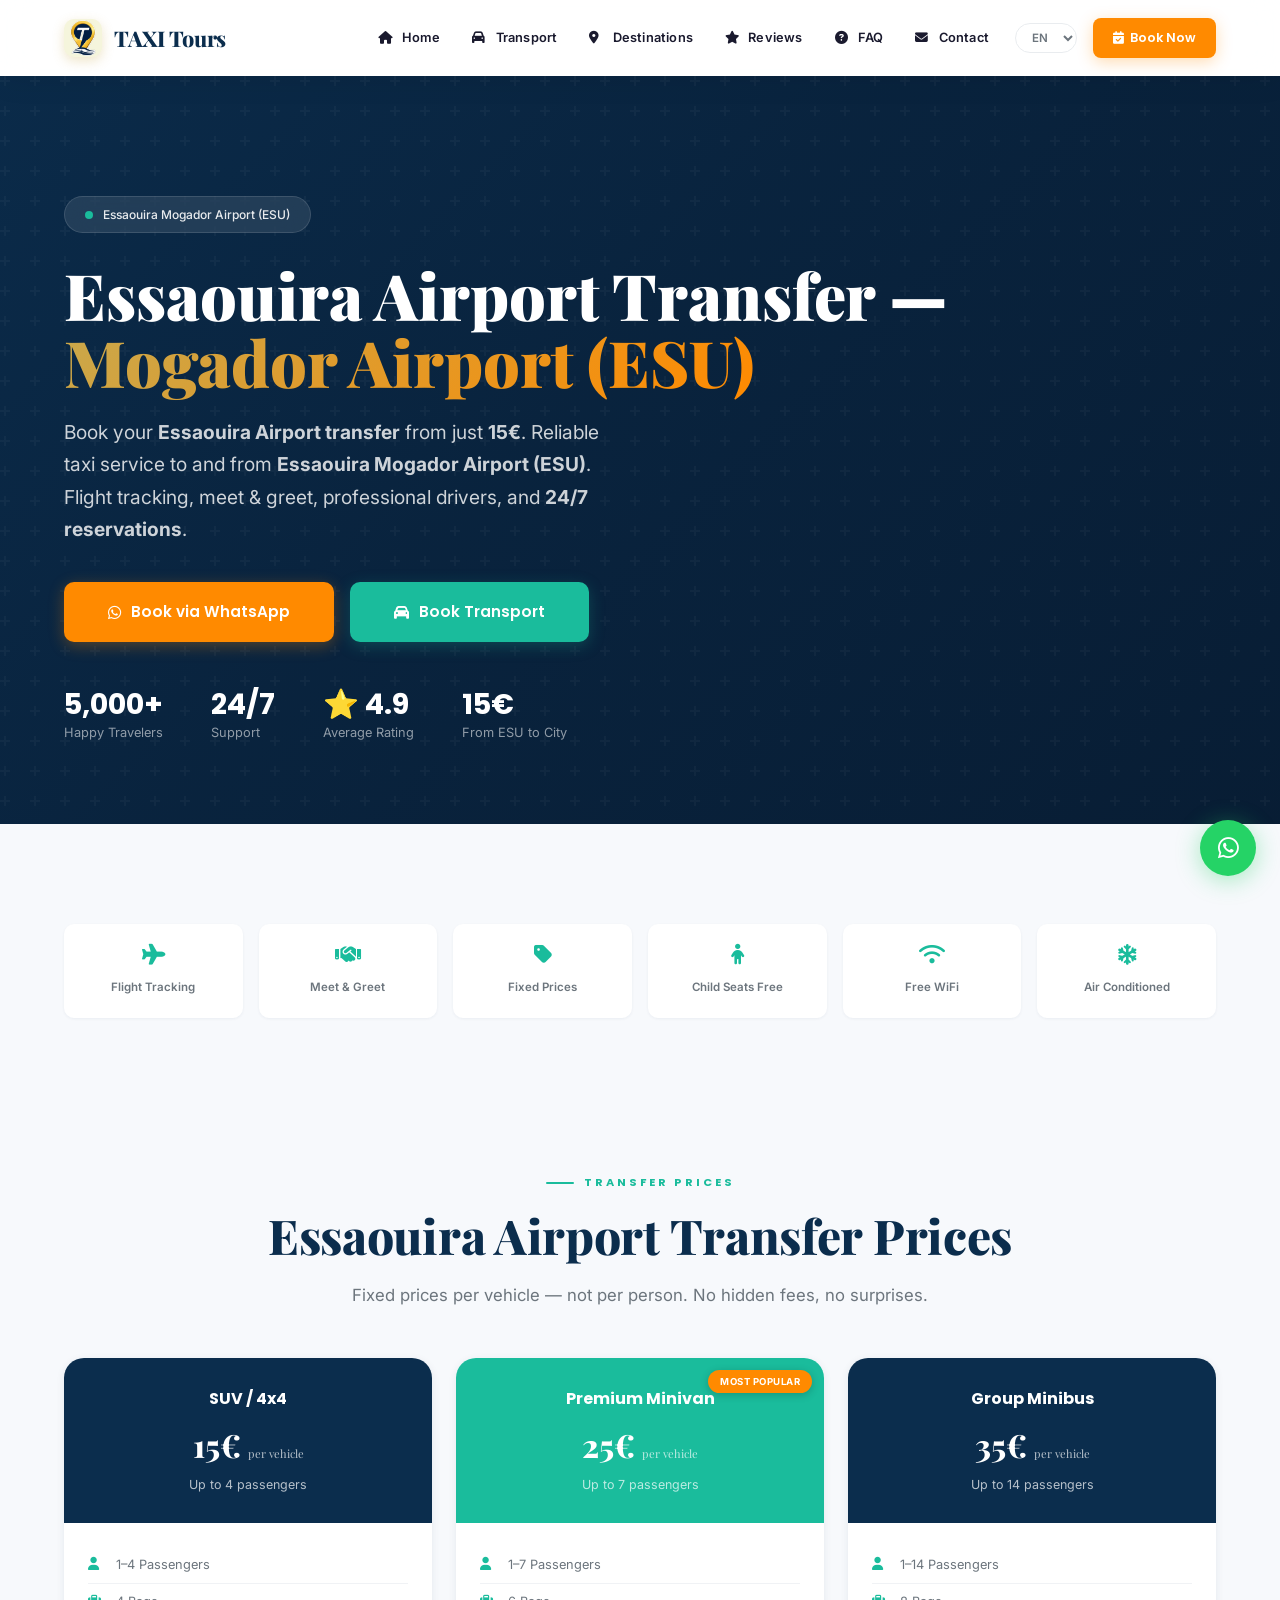
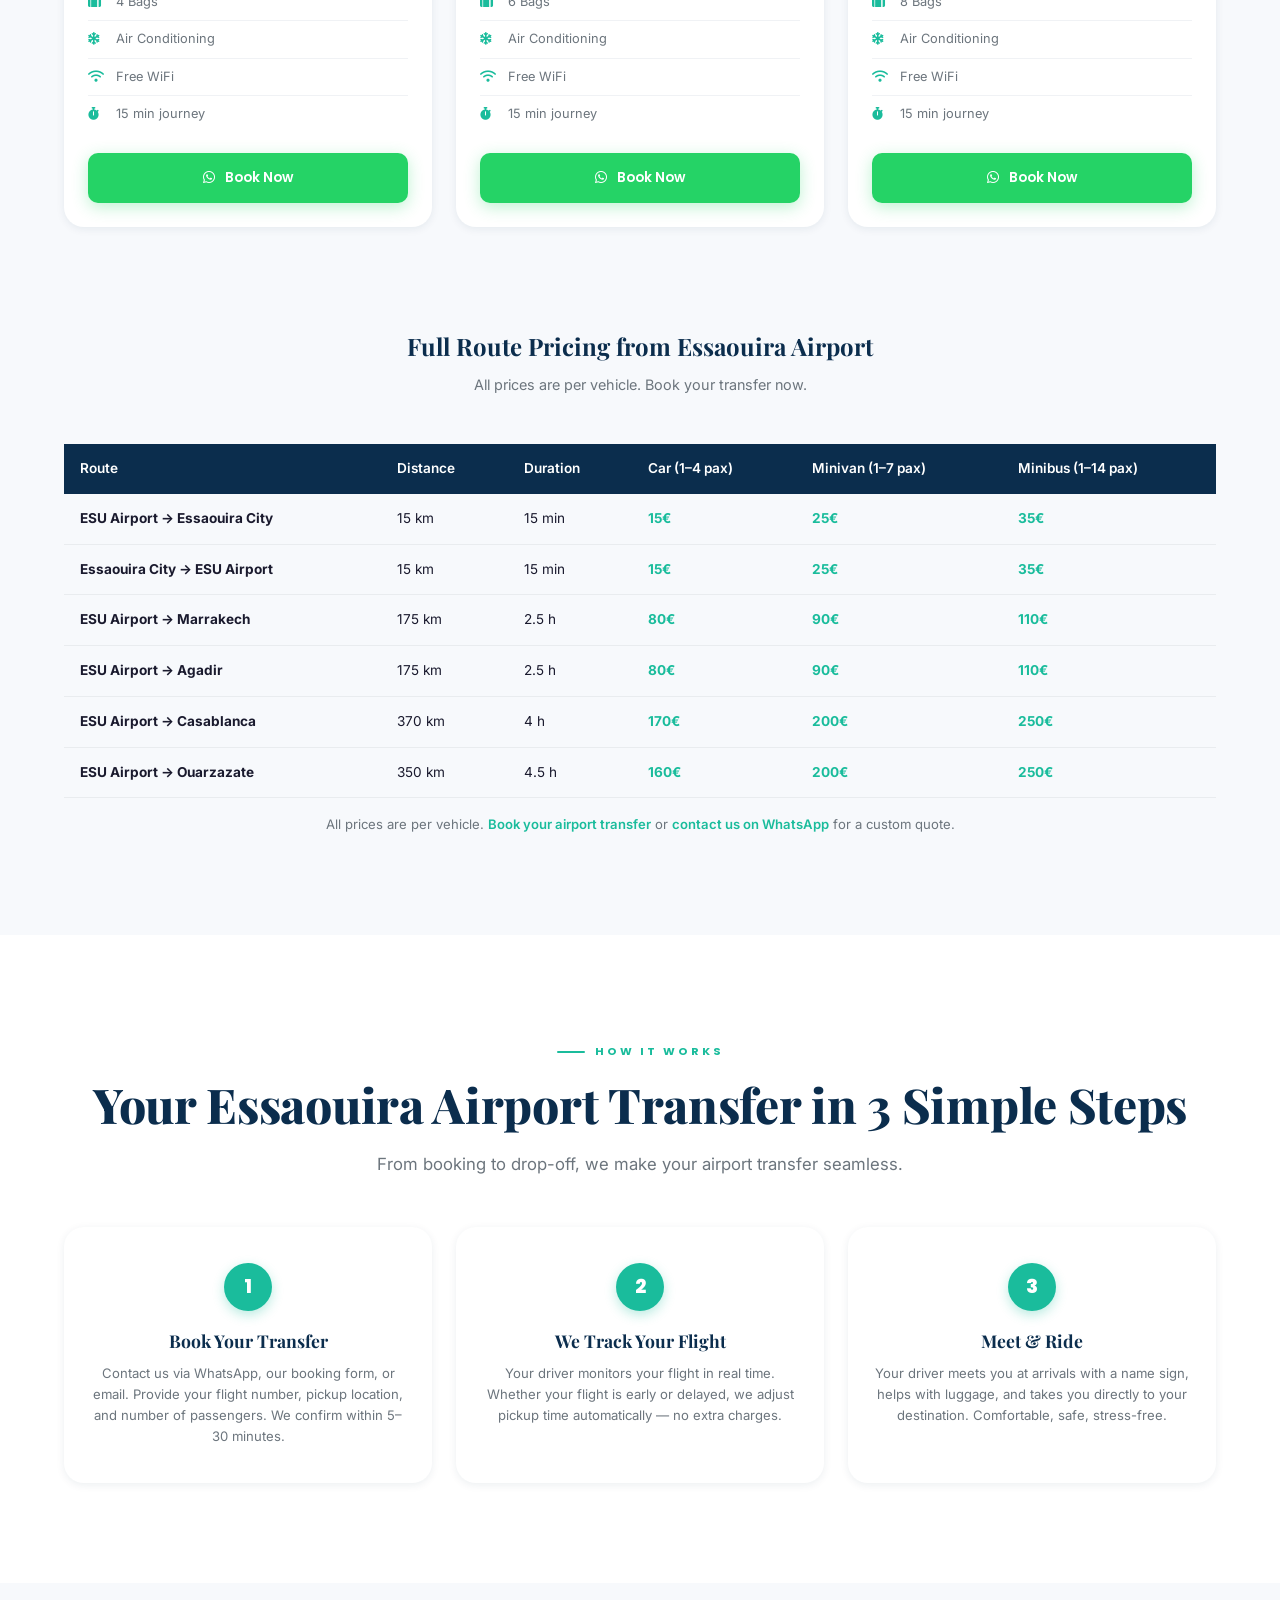
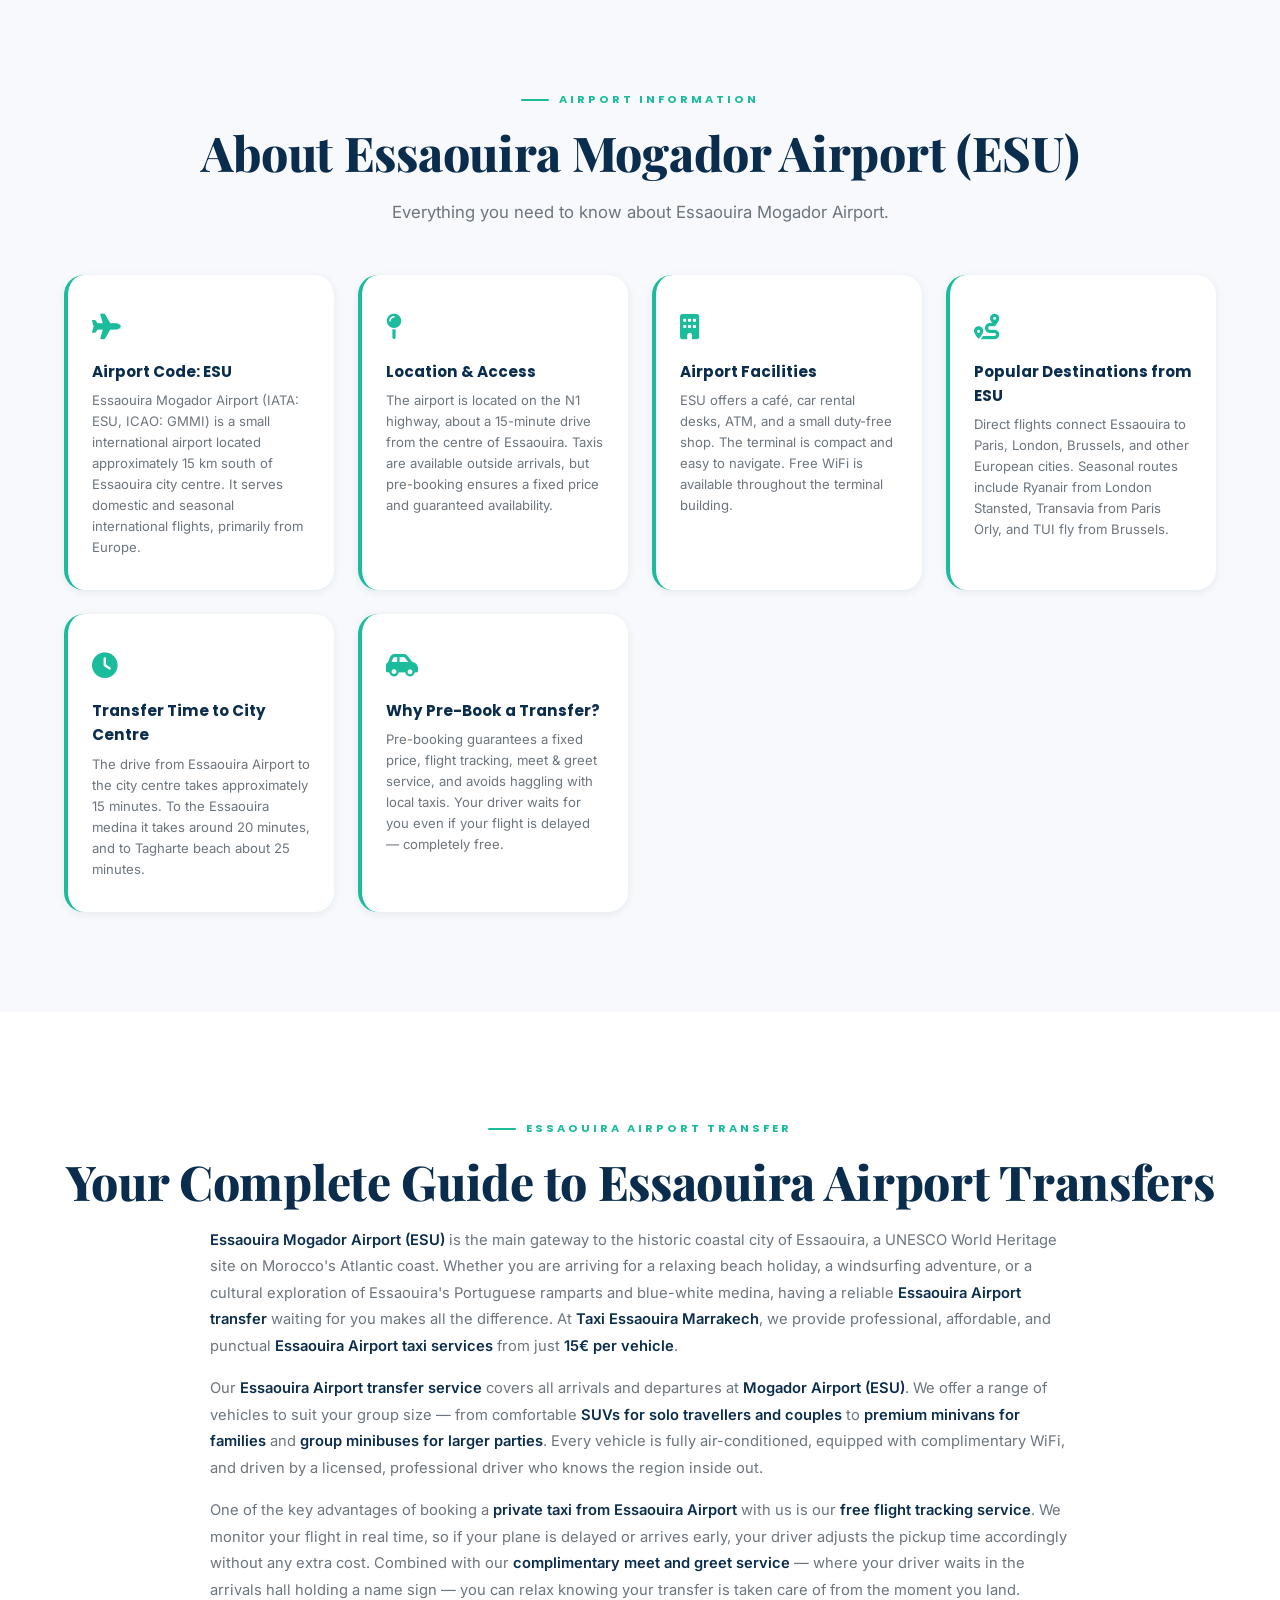
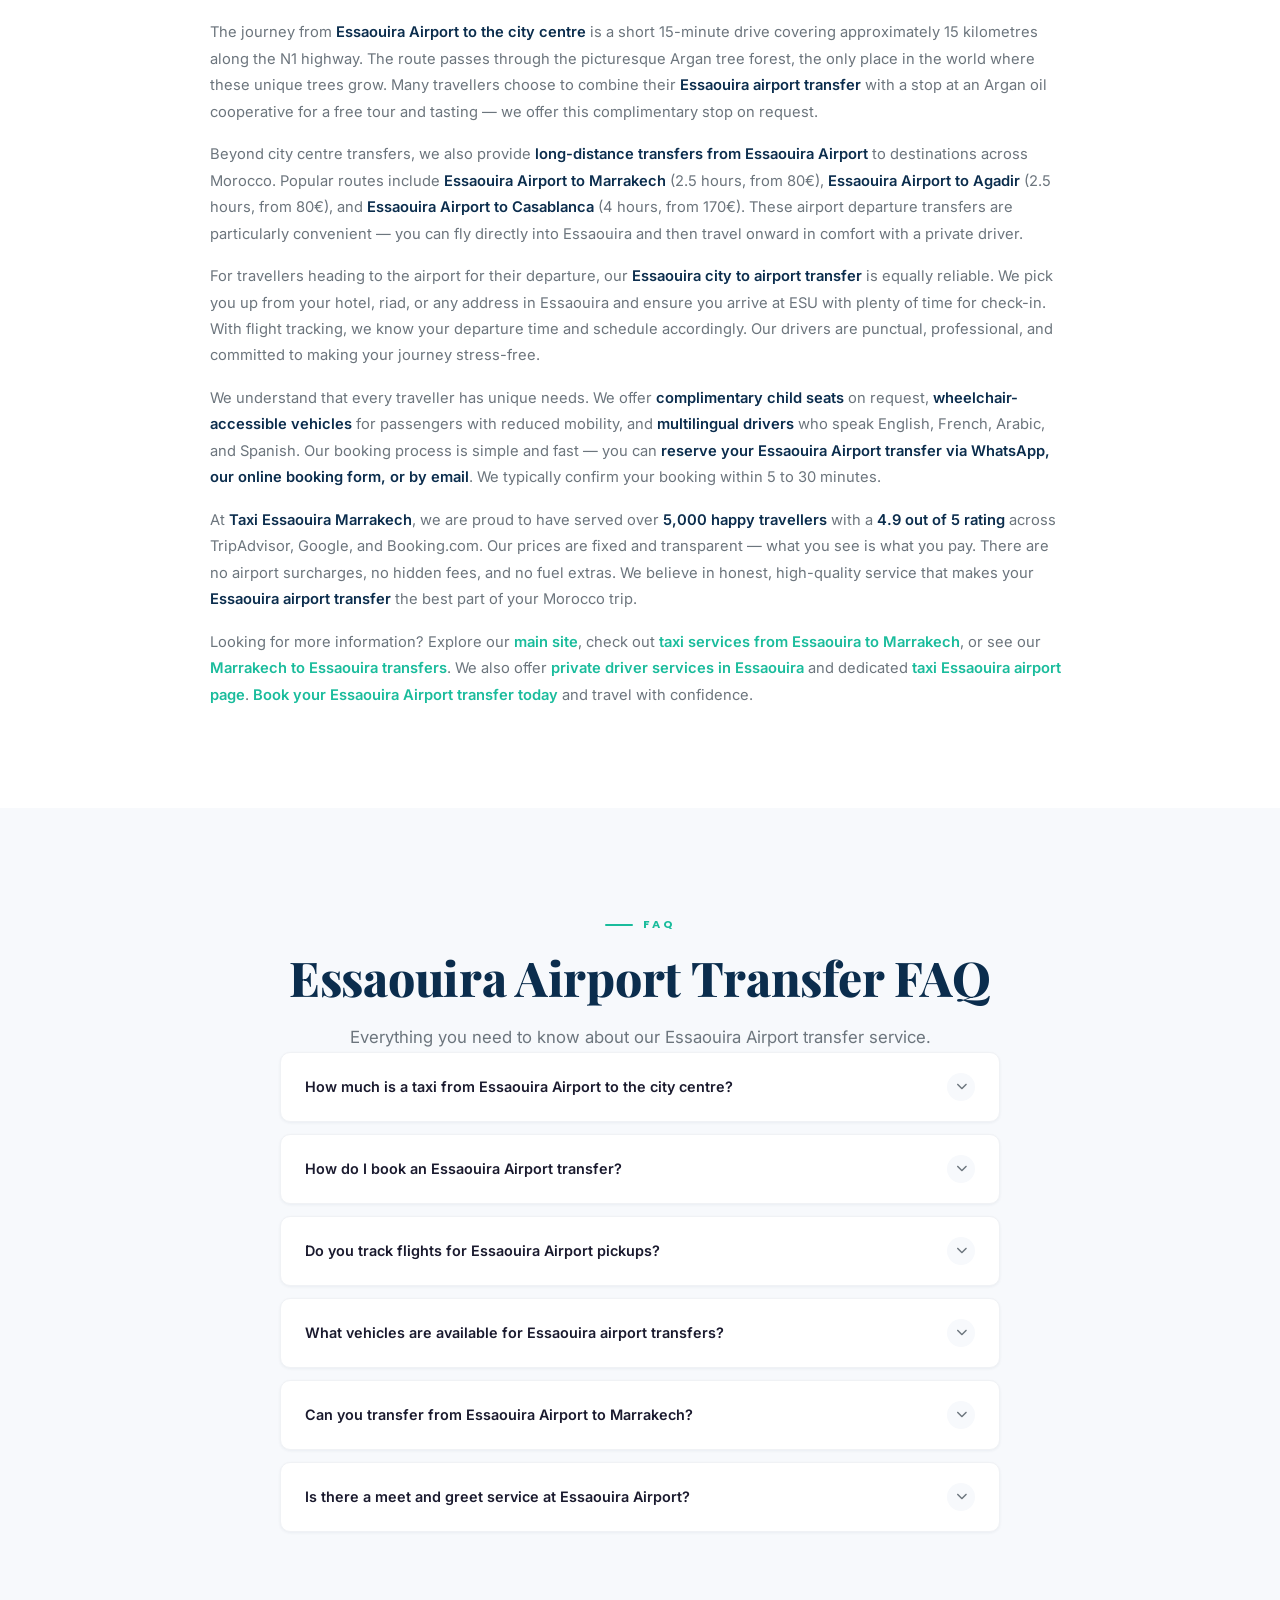
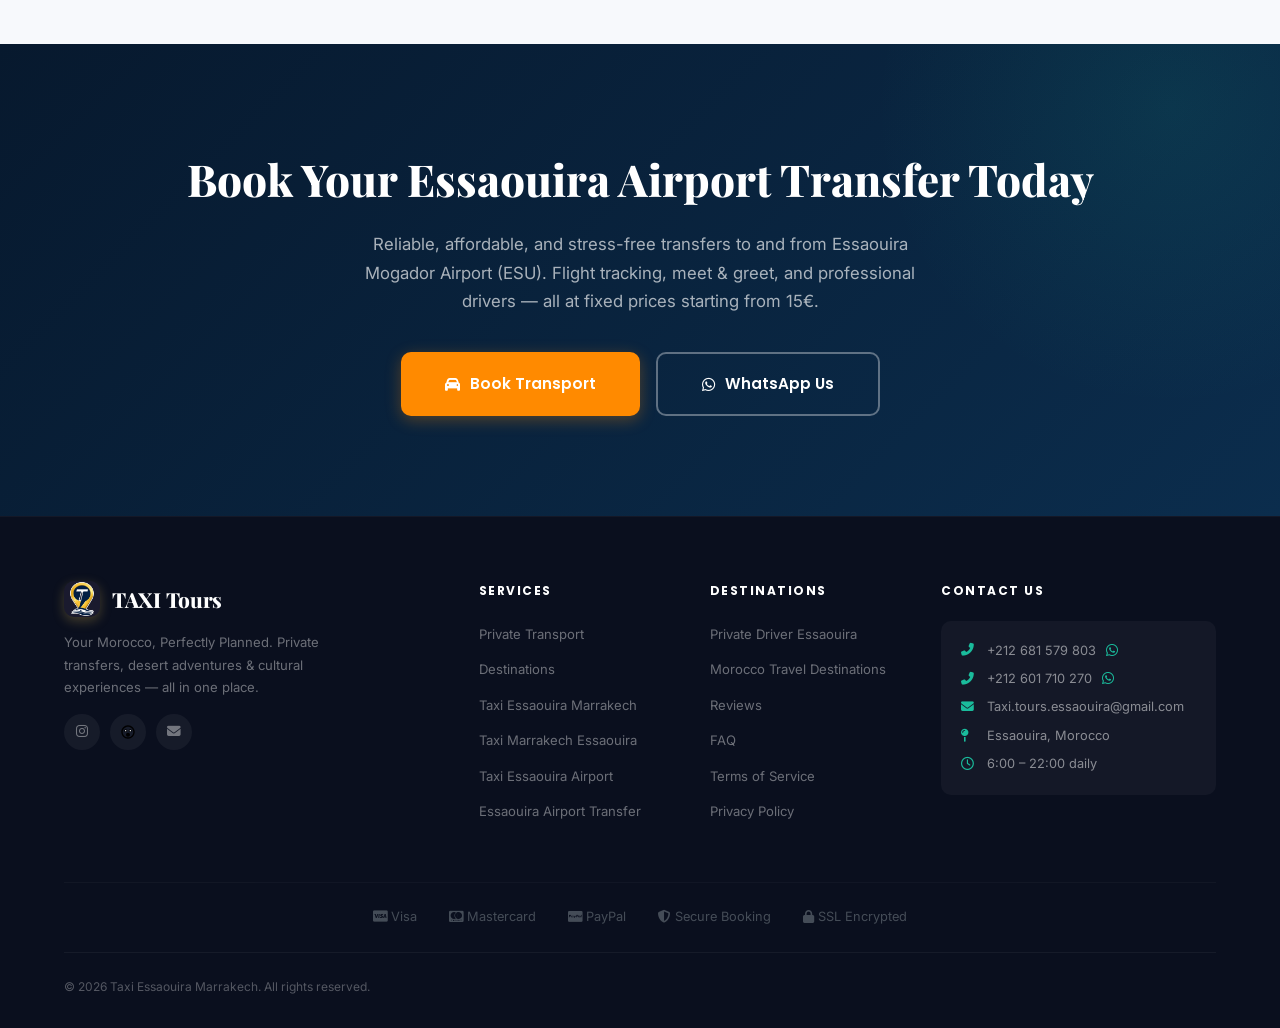
<file: essaouira-airport-transfer.html>
<!DOCTYPE html>
<html lang="en">

<head>
  <meta charset="UTF-8">
  <meta name="viewport" content="width=device-width,initial-scale=1">
  <link rel="icon" type="image/svg+xml" href="./images/logo-icon.png">
  <link rel="apple-touch-icon" href="./images/logo-icon.png">
  <link rel="canonical" href="https://www.taximarrakeckessaouiraa.com/essaouira-airport-transfer.html">
  <meta name="theme-color" content="#0B2D4D">

  <!-- PRIMARY TITLE & META -->
  <title>Essaouira Airport Transfer | Mogador Airport (ESU) Taxi Service</title>
  <meta name="description" content="Book your Essaouira Airport transfer from 15€. Reliable taxi service to/from Essaouira Mogador Airport (ESU). Flight tracking, meet & greet, professional drivers. 24/7 reservations.">
  <meta name="keywords" content="Essaouira Airport Transfer, Essaouira Airport Taxi, Mogador Airport ESU, Essaouira Airport Shuttle, Transfer Aéroport Essaouira, Essaouira Mogador Airport Transfer, Taxi Essaouira Airport, Essaouira ESU Airport">

  <!-- OPEN GRAPH -->
  <meta property="og:type" content="website">
  <meta property="og:url" content="https://www.taximarrakeckessaouiraa.com/essaouira-airport-transfer.html">
  <meta property="og:title" content="Essaouira Airport Transfer | Mogador Airport (ESU) Taxi Service">
  <meta property="og:description" content="Book your Essaouira Airport transfer from 15€. Reliable taxi service to/from Essaouira Mogador Airport (ESU). Flight tracking, meet & greet, professional drivers. 24/7 reservations.">
  <meta property="og:image" content="https://www.taximarrakeckessaouiraa.com/images/og-image.jpg">
  <meta property="og:image:width" content="1200">
  <meta property="og:image:height" content="630">
  <meta property="og:locale" content="en_US">
  <meta property="og:site_name" content="Taxi Essaouira Marrakech">

  <!-- TWITTER CARDS -->
  <meta name="twitter:card" content="summary_large_image">
  <meta name="twitter:title" content="Essaouira Airport Transfer | Mogador Airport (ESU) Taxi Service">
  <meta name="twitter:description" content="Book your Essaouira Airport transfer from 15€. Reliable taxi service to/from Essaouira Mogador Airport (ESU). Flight tracking, meet & greet, professional drivers. 24/7 reservations.">
  <meta name="twitter:image" content="https://www.taximarrakeckessaouiraa.com/images/og-image.jpg">

  <!-- ROBOTS -->
  <meta name="robots" content="index, follow, max-snippet:-1, max-image-preview:large">
  <meta name="googlebot" content="index, follow, max-snippet:-1, max-image-preview:large">

  <!-- HREFLANG -->
  <link rel="alternate" hreflang="en" href="https://www.taximarrakeckessaouiraa.com/essaouira-airport-transfer.html">
  <link rel="alternate" hreflang="fr" href="https://www.taximarrakeckessaouiraa.com/fr/essaouira-airport-transfer.html">
  <link rel="alternate" hreflang="x-default" href="https://www.taximarrakeckessaouiraa.com/essaouira-airport-transfer.html">

  <!-- STRUCTURED DATA - LocalBusiness -->
  <script type="application/ld+json">
  {
    "@context": "https://schema.org",
    "@type": "LocalBusiness",
    "name": "Taxi Essaouira Marrakech",
    "image": "https://www.taximarrakeckessaouiraa.com/images/logo-horizontal.svg",
    "logo": "https://www.taximarrakeckessaouiraa.com/images/logo-icon.png",
    "url": "https://www.taximarrakeckessaouiraa.com",
    "telephone": "+212681579803",
    "email": "Taxi.tours.essaouira@gmail.com",
    "description": "Essaouira Airport Transfer service. Reliable taxi to/from Essaouira Mogador Airport (ESU). Flight tracking, meet & greet, professional drivers.",
    "priceRange": "\u20AC\u20AC",
    "address": {
      "@type": "PostalAddress",
      "addressLocality": "Essaouira",
      "addressRegion": "Marrakech-Safi",
      "addressCountry": "MA"
    },
    "aggregateRating": {
      "@type": "AggregateRating",
      "ratingValue": "4.9",
      "reviewCount": "500",
      "bestRating": "5"
    },
    "openingHoursSpecification": [
      {
        "@type": "OpeningHoursSpecification",
        "dayOfWeek": ["Monday","Tuesday","Wednesday","Thursday","Friday","Saturday","Sunday"],
        "opens": "06:00",
        "closes": "22:00"
      }
    ],
    "sameAs": [
      "https://www.instagram.com/taxi.tours.essaouira",
      "https://www.tripadvisor.com/Profile/Taxitoursessaouira"
    ],
    "areaServed": [
      {"@type": "City", "name": "Essaouira"},
      {"@type": "Airport", "name": "Essaouira Mogador Airport", "iataCode": "ESU"}
    ]
  }
  </script>

  <!-- STRUCTURED DATA - TaxiService -->
  <script type="application/ld+json">
  {
    "@context": "https://schema.org",
    "@type": "Service",
    "name": "Essaouira Airport Transfer Service",
    "serviceType": "TaxiService",
    "provider": {
      "@type": "LocalBusiness",
      "name": "Taxi Essaouira Marrakech"
    },
    "areaServed": ["Essaouira", "Essaouira Mogador Airport"],
    "description": "Private airport transfer service to and from Essaouira Mogador Airport (ESU). Fixed prices from 15\u20AC, flight tracking, meet & greet included."
  }
  </script>

  <!-- STRUCTURED DATA - BreadcrumbList -->
  <script type="application/ld+json">
  {
    "@context": "https://schema.org",
    "@type": "BreadcrumbList",
    "itemListElement": [
      {"@type": "ListItem", "position": 1, "name": "Home", "item": "https://www.taximarrakeckessaouiraa.com/"},
      {"@type": "ListItem", "position": 2, "name": "Essaouira Airport Transfer", "item": "https://www.taximarrakeckessaouiraa.com/essaouira-airport-transfer.html"},
      {"@type": "ListItem", "position": 3, "name": "Taxi Essaouira Marrakech", "item": "https://www.taximarrakeckessaouiraa.com/taxi-essaouira-marrakech.html"},
      {"@type": "ListItem", "position": 4, "name": "Taxi Marrakech Essaouira", "item": "https://www.taximarrakeckessaouiraa.com/taxi-marrakech-essaouira.html"},
      {"@type": "ListItem", "position": 5, "name": "Taxi Essaouira Airport", "item": "https://www.taximarrakeckessaouiraa.com/taxi-essaouira-airport.html"},
      {"@type": "ListItem", "position": 6, "name": "Private Driver Essaouira", "item": "https://www.taximarrakeckessaouiraa.com/private-driver-essaouira.html"}
    ]
  }
  </script>

  <!-- STRUCTURED DATA - FAQPage -->
  <script type="application/ld+json">
  {
    "@context": "https://schema.org",
    "@type": "FAQPage",
    "mainEntity": [
      {
        "@type": "Question",
        "name": "How much is a taxi from Essaouira Airport to the city centre?",
        "acceptedAnswer": {
          "@type": "Answer",
          "text": "A private taxi from Essaouira Mogador Airport (ESU) to the city centre costs 15\u20AC per vehicle. This fixed price includes meet & greet, luggage assistance, and air conditioning. The journey takes approximately 15 minutes."
        }
      },
      {
        "@type": "Question",
        "name": "How do I book an Essaouira Airport transfer?",
        "acceptedAnswer": {
          "@type": "Answer",
          "text": "You can book your Essaouira Airport transfer through our website booking form, via WhatsApp at +212681579803, or by email at Taxi.tours.essaouira@gmail.com. We confirm within 5-30 minutes with full details."
        }
      },
      {
        "@type": "Question",
        "name": "Do you track flights for Essaouira Airport pickups?",
        "acceptedAnswer": {
          "@type": "Answer",
          "text": "Yes, we track all flights arriving at Essaouira Mogador Airport (ESU) in real time. If your flight is delayed, your driver will adjust accordingly at no extra cost. We monitor flight status so you never worry about delays."
        }
      },
      {
        "@type": "Question",
        "name": "What vehicles are available for Essaouira airport transfers?",
        "acceptedAnswer": {
          "@type": "Answer",
          "text": "We offer a range of vehicles including SUVs/4x4s for 1-4 passengers, premium minivans for up to 7 passengers, and group minibuses for up to 14 passengers. All vehicles are air-conditioned with comfortable seating."
        }
      },
      {
        "@type": "Question",
        "name": "Can you transfer from Essaouira Airport to Marrakech?",
        "acceptedAnswer": {
          "@type": "Answer",
          "text": "Yes, we offer transfers from Essaouira Airport (ESU) directly to Marrakech. The journey takes approximately 2.5 hours and costs from 80\u20AC per vehicle. This is a convenient door-to-door service with flight tracking included."
        }
      },
      {
        "@type": "Question",
        "name": "Is there a meet and greet service at Essaouira Airport?",
        "acceptedAnswer": {
          "@type": "Answer",
          "text": "Absolutely. Your driver will be waiting for you in the arrivals hall holding a name sign. They will assist with your luggage and escort you to the vehicle. We also offer complimentary waiting time for baggage collection."
        }
      }
    ]
  }
  </script>

  <!-- STRUCTURED DATA - Product -->
  <script type="application/ld+json">
  {
    "@context": "https://schema.org",
    "@type": "Product",
    "name": "Essaouira Airport Transfer",
    "description": "Private airport transfer service to/from Essaouira Mogador Airport (ESU). Fixed price, flight tracking, meet & greet, professional driver.",
    "brand": {
      "@type": "Brand",
      "name": "Taxi Essaouira Marrakech"
    },
    "offers": {
      "@type": "Offer",
      "price": "15.00",
      "priceCurrency": "EUR",
      "availability": "https://schema.org/InStock",
      "url": "https://www.taximarrakeckessaouiraa.com/essaouira-airport-transfer.html"
    },
    "aggregateRating": {
      "@type": "AggregateRating",
      "ratingValue": "4.9",
      "reviewCount": "500"
    }
  }
  </script>

  <meta http-equiv="Cache-Control" content="public, max-age=31536000, immutable">

  <link rel="preconnect" href="https://fonts.googleapis.com">
  <link rel="preconnect" href="https://fonts.gstatic.com" crossorigin>
  <link
    href="https://fonts.googleapis.com/css2?family=Playfair+Display:ital,wght@0,400;0,600;0,700;0,800;0,900;1,400&family=Poppins:wght@400;500;600;700;800&family=Inter:wght@300;400;500;600;700&display=swap"
    rel="stylesheet">
  <link rel="stylesheet" href="https://cdnjs.cloudflare.com/ajax/libs/font-awesome/6.5.0/css/all.min.css">

  <style>
    :root {
      --primary: #0B2D4D;
      --primary-light: #134074;
      --primary-dark: #07192e;
      --secondary: #1ABC9C;
      --secondary-dark: #16a085;
      --secondary-light: rgba(26, 188, 156, 0.12);
      --cta: #FF8A00;
      --cta-hover: #e67e00;
      --cta-light: rgba(255, 138, 0, 0.12);
      --gold: #C9A84C;
      --gold-light: rgba(201, 168, 76, 0.15);
      --bg: #F7F9FC;
      --bg-white: #fff;
      --bg-dark: #0A0F1E;
      --text: #1a1a2e;
      --text-muted: #6c757d;
      --text-light: #fff;
      --border: #e9ecef;
      --border-light: #f0f2f5;
      --radius: 20px;
      --radius-sm: 10px;
      --radius-lg: 28px;
      --shadow-xs: 0 1px 3px rgba(11, 45, 77, 0.06);
      --shadow-sm: 0 2px 8px rgba(11, 45, 77, 0.08);
      --shadow-md: 0 8px 30px rgba(11, 45, 77, 0.10);
      --shadow-lg: 0 16px 48px rgba(11, 45, 77, 0.14);
      --shadow-xl: 0 24px 64px rgba(11, 45, 77, 0.18);
      --shadow-glow-secondary: 0 8px 32px rgba(26, 188, 156, 0.25);
      --shadow-glow-cta: 0 8px 32px rgba(255, 138, 0, 0.3);
      --shadow-glow-gold: 0 8px 32px rgba(201, 168, 76, 0.25);
      --transition: 0.3s cubic-bezier(0.4, 0, 0.2, 1);
      --transition-slow: 0.5s cubic-bezier(0.4, 0, 0.2, 1);
      --transition-bounce: 0.4s cubic-bezier(0.34, 1.56, 0.64, 1);
      --nav-height: 76px;
      --max-width: 1200px;
      --font-display: 'Playfair Display', Georgia, serif;
      --font-ui: 'Poppins', sans-serif;
      --font-body: 'Inter', -apple-system, BlinkMacSystemFont, sans-serif;
      --glass-bg: rgba(255, 255, 255, 0.10);
      --glass-border: rgba(255, 255, 255, 0.15);
    }

    *, *::before, *::after { margin: 0; padding: 0; box-sizing: border-box }
    html { scroll-behavior: smooth; font-size: 16px; -webkit-tap-highlight-color: transparent }
    body {
      font-family: var(--font-body); color: var(--text); background: var(--bg);
      line-height: 1.6; -webkit-font-smoothing: antialiased; overflow-x: hidden; padding-top: var(--nav-height);
      animation: pageFadeIn 0.5s ease-out;
    }
    @keyframes pageFadeIn { from { opacity: 0; } to { opacity: 1; } }
    img { max-width: 100%; height: auto; display: block }
    a { text-decoration: none; color: inherit }
    ul { list-style: none }
    button { cursor: pointer; border: none; background: none; font: inherit; color: inherit }
    input, select, textarea { font: inherit; outline: none }
    ::selection { background: rgba(26, 188, 156, 0.2); color: var(--primary) }
    .container { width: 100%; max-width: var(--max-width); margin: 0 auto; padding: 0 24px }
    .section { padding: 100px 0 }
    .section-label {
      display: inline-flex; align-items: center; gap: 10px; font-family: var(--font-ui);
      font-size: 0.7rem; font-weight: 700; text-transform: uppercase; letter-spacing: 3px;
      color: var(--secondary); margin-bottom: 16px
    }
    .section-label::before { content: ''; width: 28px; height: 2px; background: var(--secondary); border-radius: 2px }
    .section-title {
      font-family: var(--font-display); font-size: clamp(2rem, 4.5vw, 3rem); font-weight: 800;
      color: var(--primary); line-height: 1.15; margin-bottom: 18px; letter-spacing: -0.3px
    }
    .section-subtitle { font-size: 1.05rem; color: var(--text-muted); max-width: 620px; line-height: 1.7 }
    .text-center { text-align: center }
    .text-center .section-subtitle { margin: 0 auto }
    .glass-card {
      background: rgba(255, 255, 255, 0.92); backdrop-filter: blur(20px); -webkit-backdrop-filter: blur(20px);
      border: 1px solid rgba(255, 255, 255, 0.6); box-shadow: var(--shadow-lg)
    }
    .btn {
      display: inline-flex; align-items: center; justify-content: center; gap: 10px;
      font-family: var(--font-ui); font-weight: 600; font-size: 0.85rem; padding: 14px 32px;
      border-radius: var(--radius-sm); transition: var(--transition); white-space: nowrap;
      position: relative; overflow: hidden
    }
    .btn::after {
      content: ''; position: absolute; inset: 0; background: rgba(255, 255, 255, 0.12);
      opacity: 0; transition: opacity 0.3s
    }
    .btn:hover::after { opacity: 1 }
    .btn:active { transform: scale(0.97) }
    .btn-primary { background: var(--primary); color: var(--text-light); box-shadow: 0 4px 16px rgba(11, 45, 77, 0.2) }
    .btn-primary:hover { background: var(--primary-light); transform: translateY(-2px); box-shadow: 0 8px 28px rgba(11, 45, 77, 0.3) }
    .btn-secondary { background: var(--secondary); color: var(--text-light); box-shadow: 0 4px 16px rgba(26, 188, 156, 0.25) }
    .btn-secondary:hover { background: var(--secondary-dark); transform: translateY(-2px); box-shadow: var(--shadow-glow-secondary) }
    .btn-cta { background: var(--cta); color: var(--text-light); box-shadow: 0 4px 16px rgba(255, 138, 0, 0.3) }
    .btn-cta:hover { background: var(--cta-hover); transform: translateY(-2px); box-shadow: var(--shadow-glow-cta) }
    .btn-outline { background: transparent; border: 2px solid rgba(255, 255, 255, 0.35); color: var(--text-light) }
    .btn-outline:hover { background: rgba(255, 255, 255, 0.1); border-color: rgba(255, 255, 255, 0.6); transform: translateY(-2px) }
    .btn-whatsapp { background: #25D366; color: white; box-shadow: 0 4px 16px rgba(37, 211, 102, 0.3) }
    .btn-whatsapp:hover { background: #20bd5d; transform: translateY(-2px); box-shadow: 0 8px 28px rgba(37, 211, 102, 0.35) }
    .btn-gold { background: var(--gold); color: var(--primary); box-shadow: 0 4px 16px rgba(201, 168, 76, 0.3) }
    .btn-gold:hover { background: #b8963a; transform: translateY(-2px); box-shadow: var(--shadow-glow-gold) }
    .btn-sm { padding: 10px 20px; font-size: 0.78rem; border-radius: 8px }
    .btn-lg { padding: 18px 44px; font-size: 0.95rem }
    .btn-block { width: 100%; justify-content: center }
    .btn-icon { width: 44px; height: 44px; padding: 0; border-radius: 50% }

    /* ---- Navbar ---- */
    .navbar {
      position: fixed; top: 0; left: 0; right: 0; z-index: 1000; height: var(--nav-height);
      display: flex; align-items: center;
      transition: background 0.4s cubic-bezier(0.4, 0, 0.2, 1), box-shadow 0.4s cubic-bezier(0.4, 0, 0.2, 1);
      background: rgba(255, 255, 255, 0.9); -webkit-backdrop-filter: blur(16px);
      backdrop-filter: blur(16px); box-shadow: 0 4px 30px rgba(0, 0, 0, 0.08)
    }
    .navbar .container { display: flex; align-items: center; justify-content: space-between; height: 100% }
    .navbar-brand {
      display: flex; align-items: center; gap: 12px; font-family: var(--font-display);
      font-weight: 800; font-size: 1.35rem; color: var(--primary); letter-spacing: -0.3px; flex-shrink: 0
    }
    .navbar-brand-icon {
      width: 38px; height: 38px; background: linear-gradient(135deg, var(--gold), #a8892e);
      border-radius: 10px; display: flex; align-items: center; justify-content: center;
      font-size: 1rem; color: var(--primary-dark); box-shadow: 0 4px 12px rgba(201, 168, 76, 0.3); flex-shrink: 0
    }
    .navbar-menu { display: flex; align-items: center; gap: 4px }
    .navbar-link {
      position: relative; font-size: 0.8rem; font-weight: 600; color: var(--text);
      padding: 8px 14px; border-radius: var(--radius-sm);
      transition: color 0.3s ease, background 0.3s ease; letter-spacing: 0.2px
    }
    .navbar-link::before {
      content: ''; position: absolute; inset: 0; border-radius: var(--radius-sm);
      background: var(--bg); opacity: 0; transform: scale(0.92);
      transition: opacity 0.3s ease, transform 0.3s ease
    }
    .navbar-link:hover::before { opacity: 1; transform: scale(1) }
    .navbar-link:hover { color: var(--primary) }
    .navbar-link::after {
      content: ''; position: absolute; bottom: 3px; left: 50%; transform: translateX(-50%) scaleX(0);
      width: 18px; height: 2.5px; background: var(--gold); border-radius: 3px;
      transition: transform 0.35s cubic-bezier(0.34, 1.56, 0.64, 1)
    }
    .navbar-link.active { color: var(--primary-dark) }
    .navbar-link.active::after { transform: translateX(-50%) scaleX(1) }
    .navbar-lang {
      margin-left: 8px; padding: 6px 12px; border-radius: 50px; font-size: 0.72rem;
      font-weight: 600; color: var(--text-muted); border: 1px solid var(--border);
      transition: color 0.3s ease, border-color 0.3s ease, background 0.3s ease;
      background: transparent; cursor: pointer; outline: none
    }
    .navbar-lang:hover { background-color: var(--bg); color: var(--text) }
    .navbar-lang-btn, .navbar-close { display: none }
    .navbar-cta { margin-left: 12px }
    .navbar-cta .btn { gap: 6px }
    .navbar-overlay { display: none }
    .navbar-toggle {
      display: none; flex-direction: column; gap: 5px; padding: 6px;
      cursor: pointer; z-index: 1001; background: none; border: none
    }
    .navbar-toggle span {
      display: block; width: 24px; height: 2.5px; background: var(--primary);
      border-radius: 3px; transition: transform 0.35s cubic-bezier(0.34, 1.56, 0.64, 1),
      opacity 0.25s ease, background 0.3s ease
    }
    .navbar-toggle.active span:nth-child(1) { transform: rotate(45deg) translate(5px, 5px) }
    .navbar-toggle.active span:nth-child(2) { opacity: 0; transform: translateX(-10px) }
    .navbar-toggle.active span:nth-child(3) { transform: rotate(-45deg) translate(5px, -5px) }

    /* ---- Hero ---- */
    .hero {
      position: relative; min-height: 70vh; display: flex; align-items: center;
      overflow: hidden; background: var(--primary-dark);
      background-image: url('https://images.unsplash.com/photo-1597212618440-806262de4f6b?w=1920&q=80');
      background-size: cover; background-position: center;
    }
    .hero-overlay {
      position: absolute; inset: 0;
      background: linear-gradient(135deg, rgba(11, 45, 77, 0.88) 0%, rgba(11, 45, 77, 0.5) 45%, rgba(11, 45, 77, 0.2) 100%);
      z-index: 1
    }
    .hero-overlay::after {
      content: ''; position: absolute; inset: 0;
      background: url("data:image/svg+xml,%3Csvg width='60' height='60' viewBox='0 0 60 60' xmlns='http://www.w3.org/2000/svg'%3E%3Cg fill='none' fill-rule='evenodd'%3E%3Cg fill='%23ffffff' fill-opacity='0.03'%3E%3Cpath d='M36 34v-4h-2v4h-4v2h4v4h2v-4h4v-2h-4zm0-30V0h-2v4h-4v2h4v4h2V6h4V4h-4zM6 34v-4H4v4H0v2h4v4h2v-4h4v-2H6zM6 4V0H4v4H0v2h4v4h2V6h4V4H6z'/%3E%3C/g%3E%3C/g%3E%3C/svg%3E");
      pointer-events: none;
    }
    .hero-content { position: relative; z-index: 2; width: 100%; padding: 120px 0 80px }
    .hero-badge {
      display: inline-flex; align-items: center; gap: 10px;
      background: rgba(255, 255, 255, 0.10); backdrop-filter: blur(12px);
      border: 1px solid rgba(255, 255, 255, 0.12); padding: 8px 20px;
      border-radius: 50px; font-size: 0.75rem; font-weight: 500;
      color: rgba(255, 255, 255, 0.9); margin-bottom: 28px; animation: fadeUp 0.7s ease-out
    }
    .hero-badge-dot { width: 8px; height: 8px; background: var(--secondary); border-radius: 50%; animation: pulse-dot 2s infinite }
    @keyframes pulse-dot { 0%,100% { opacity: 1; transform: scale(1) } 50% { opacity: 0.5; transform: scale(0.8) } }
    .hero-title {
      font-family: var(--font-display); font-size: clamp(2.2rem, 5.5vw, 4rem); font-weight: 900;
      color: var(--text-light); line-height: 1.05; margin-bottom: 20px; animation: fadeUp 0.7s ease-out 0.1s both
    }
    .hero-title span {
      background: linear-gradient(135deg, var(--gold) 0%, var(--cta) 100%);
      -webkit-background-clip: text; -webkit-text-fill-color: transparent; background-clip: text
    }
    .hero-text {
      font-size: clamp(1rem, 2vw, 1.2rem); color: rgba(255, 255, 255, 0.8);
      max-width: 560px; line-height: 1.7; margin-bottom: 36px; animation: fadeUp 0.7s ease-out 0.2s both
    }
    .hero-actions { display: flex; gap: 16px; flex-wrap: wrap; animation: fadeUp 0.7s ease-out 0.3s both }
    .hero-stats { display: flex; gap: 48px; margin-top: 48px; animation: fadeUp 0.7s ease-out 0.4s both }
    .hero-stat-value { font-family: var(--font-ui); font-size: 1.8rem; font-weight: 700; color: var(--text-light); line-height: 1 }
    .hero-stat-label { font-size: 0.8rem; color: rgba(255, 255, 255, 0.55); margin-top: 4px }
    @keyframes fadeUp { from { opacity: 0; transform: translateY(24px) } to { opacity: 1; transform: translateY(0) } }

    /* ---- Features Grid ---- */
    .features-grid { display: grid; grid-template-columns: repeat(auto-fit, minmax(160px, 1fr)); gap: 16px; margin-bottom: 48px }
    .features-grid > div {
      text-align: center; padding: 20px; background: var(--bg-white);
      border-radius: var(--radius-sm); box-shadow: var(--shadow-xs)
    }
    .features-grid i { color: var(--secondary); font-size: 1.3rem; margin-bottom: 8px; display: block }
    .features-grid span { font-size: 0.72rem; font-weight: 600; color: var(--text-muted) }

    /* ---- Price Cards ---- */
    .pricing-grid {
      display: grid; grid-template-columns: repeat(auto-fit, minmax(260px, 1fr)); gap: 24px; margin-top: 48px
    }
    .pricing-card {
      background: var(--bg-white); border-radius: var(--radius); overflow: hidden;
      box-shadow: var(--shadow-sm); transition: var(--transition-bounce); cursor: pointer;
      text-align: center
    }
    .pricing-card:hover { transform: translateY(-10px); box-shadow: var(--shadow-xl) }
    .pricing-card-header {
      padding: 28px 24px; background: var(--primary);
      color: var(--text-light); position: relative
    }
    .pricing-card-header.popular { background: var(--secondary) }
    .pricing-card-badge {
      position: absolute; top: 12px; right: 12px; padding: 4px 12px; border-radius: 50px;
      font-size: 0.6rem; font-weight: 700; text-transform: uppercase; letter-spacing: 0.5px;
      background: var(--cta); color: white; box-shadow: 0 2px 8px rgba(0,0,0,0.2)
    }
    .pricing-card-name { font-family: var(--font-ui); font-size: 1rem; font-weight: 700; margin-bottom: 4px }
    .pricing-card-price { font-family: var(--font-display); font-size: 2rem; font-weight: 800; margin: 8px 0 4px }
    .pricing-card-price small { font-size: 0.7rem; font-weight: 400; opacity: 0.7 }
    .pricing-card-capacity { font-size: 0.78rem; opacity: 0.7 }
    .pricing-card-body { padding: 24px }
    .pricing-card-features { text-align: left; margin-bottom: 20px }
    .pricing-card-features li {
      display: flex; align-items: center; gap: 10px;
      font-size: 0.8rem; color: var(--text-muted); padding: 8px 0;
      border-bottom: 1px solid var(--border-light)
    }
    .pricing-card-features li:last-child { border-bottom: none }
    .pricing-card-features li i { width: 18px; color: var(--secondary) }

    /* ---- Price Table ---- */
    .price-table-wrap { overflow-x: auto; margin-top: 48px }
    .price-table { width: 100%; border-collapse: collapse; font-size: 0.85rem }
    .price-table thead { background: var(--primary); color: white }
    .price-table th { padding: 14px 16px; text-align: left; font-weight: 600 }
    .price-table td { padding: 14px 16px; border-bottom: 1px solid var(--border) }
    .price-table tbody tr:hover { background: var(--secondary-light) }
    .price-table .price { font-weight: 700; color: var(--secondary) }

    /* ---- Process Steps ---- */
    .process-grid {
      display: grid; grid-template-columns: repeat(auto-fit, minmax(220px, 1fr)); gap: 24px; margin-top: 48px
    }
    .process-step {
      text-align: center; padding: 36px 24px; background: var(--bg-white);
      border-radius: var(--radius); box-shadow: var(--shadow-sm); position: relative
    }
    .process-step:hover { transform: translateY(-4px); box-shadow: var(--shadow-md) }
    .process-step-num {
      width: 48px; height: 48px; margin: 0 auto 16px; border-radius: 50%;
      background: var(--secondary); color: white; display: flex; align-items: center;
      justify-content: center; font-family: var(--font-ui); font-weight: 800; font-size: 1.2rem;
      box-shadow: 0 4px 12px rgba(26, 188, 156, 0.3)
    }
    .process-step-title { font-family: var(--font-display); font-size: 1.1rem; font-weight: 700; color: var(--primary); margin-bottom: 8px }
    .process-step-desc { font-size: 0.82rem; color: var(--text-muted); line-height: 1.6 }

    /* ---- Info Cards ---- */
    .info-grid {
      display: grid; grid-template-columns: repeat(auto-fit, minmax(260px, 1fr)); gap: 24px; margin-top: 48px
    }
    .info-card {
      padding: 32px 24px; background: var(--bg-white); border-radius: var(--radius);
      box-shadow: var(--shadow-sm); border-left: 4px solid var(--secondary)
    }
    .info-card-icon { font-size: 1.6rem; color: var(--secondary); margin-bottom: 12px }
    .info-card-title { font-family: var(--font-ui); font-size: 0.95rem; font-weight: 700; color: var(--primary); margin-bottom: 6px }
    .info-card-desc { font-size: 0.82rem; color: var(--text-muted); line-height: 1.6 }

    /* ---- SEO Content ---- */
    .seo-content p:last-child { margin-bottom: 0 }
    .seo-content strong { color: var(--primary); font-weight: 600 }

    /* ---- FAQ ---- */
    .faq-list { max-width: 720px; margin: 0 auto }
    .faq-item {
      background: var(--bg-white); border-radius: var(--radius-sm); margin-bottom: 12px;
      box-shadow: var(--shadow-xs); border: 1px solid var(--border-light);
      overflow: hidden; transition: var(--transition)
    }
    .faq-item:hover { box-shadow: var(--shadow-sm) }
    .faq-item.open { box-shadow: var(--shadow-md); border-color: var(--secondary) }
    .faq-question {
      display: flex; align-items: center; justify-content: space-between;
      width: 100%; padding: 20px 24px; font-size: 0.9rem; font-weight: 600;
      color: var(--text); text-align: left; transition: var(--transition); cursor: pointer
    }
    .faq-item.open .faq-question { color: var(--secondary) }
    .faq-icon {
      width: 28px; height: 28px; border-radius: 50%; background: var(--bg);
      display: flex; align-items: center; justify-content: center; font-size: 0.7rem;
      color: var(--text-muted); transition: var(--transition); flex-shrink: 0
    }
    .faq-item.open .faq-icon { background: var(--secondary-light); color: var(--secondary); transform: rotate(180deg) }
    .faq-answer { max-height: 0; overflow: hidden; transition: max-height 0.35s ease, padding 0.35s ease; padding: 0 24px }
    .faq-item.open .faq-answer { max-height: 300px; padding: 0 24px 20px }
    .faq-answer p { font-size: 0.83rem; color: var(--text-muted); line-height: 1.7 }

    /* ---- CTA ---- */
    .cta-section { background: linear-gradient(135deg, var(--primary-dark), var(--primary)); position: relative; overflow: hidden }
    .cta-section::before {
      content: ''; position: absolute; top: -50%; right: -15%; width: 600px; height: 600px;
      background: radial-gradient(circle, rgba(26, 188, 156, 0.1), transparent 70%);
      border-radius: 50%; pointer-events: none
    }
    .cta-content { position: relative; z-index: 2; text-align: center }
    .cta-title {
      font-family: var(--font-display); font-size: clamp(1.75rem, 4vw, 2.75rem);
      font-weight: 800; color: var(--text-light); margin-bottom: 16px
    }
    .cta-text { color: rgba(255, 255, 255, 0.65); font-size: 1.05rem; max-width: 560px; margin: 0 auto 36px; line-height: 1.7 }
    .cta-actions { display: flex; justify-content: center; gap: 16px; flex-wrap: wrap }

    /* ---- Footer ---- */
    .footer { background: var(--bg-dark); padding: 64px 0 32px; border-top: 1px solid rgba(255, 255, 255, 0.04) }
    .footer-grid { display: grid; grid-template-columns: 2fr 1fr 1fr 1.5fr; gap: 48px; margin-bottom: 48px }
    .footer-brand {
      font-family: var(--font-display); font-size: 1.3rem; font-weight: 800; color: var(--text-light);
      display: flex; align-items: center; gap: 12px; margin-bottom: 14px; letter-spacing: -0.3px
    }
    .footer-brand .navbar-brand-icon { width: 36px; height: 36px; font-size: 0.9rem }
    .footer-desc { font-size: 0.82rem; color: rgba(255, 255, 255, 0.4); line-height: 1.7; max-width: 300px; margin-bottom: 16px }
    .footer-socials { display: flex; gap: 10px }
    .footer-social {
      width: 36px; height: 36px; border-radius: 50%; background: rgba(255, 255, 255, 0.05);
      display: flex; align-items: center; justify-content: center; color: rgba(255, 255, 255, 0.4);
      font-size: 0.85rem; transition: var(--transition)
    }
    .footer-social:hover { background: var(--secondary); color: white; transform: translateY(-3px) }
    .footer-heading {
      font-family: var(--font-ui); font-size: 0.75rem; font-weight: 700; color: var(--text-light);
      text-transform: uppercase; letter-spacing: 1.5px; margin-bottom: 20px
    }
    .footer-links li { margin-bottom: 10px }
    .footer-links a {
      font-size: 0.82rem; color: rgba(255, 255, 255, 0.4); transition: var(--transition);
      display: inline-flex; align-items: center; gap: 8px
    }
    .footer-links a:hover { color: var(--secondary); transform: translateX(4px) }
    .footer-contact { padding: 20px; background: rgba(255, 255, 255, 0.04); border-radius: var(--radius-sm); margin-top: 12px }
    .footer-contact-item { display: flex; align-items: center; gap: 10px; font-size: 0.8rem; color: rgba(255, 255, 255, 0.5); margin-bottom: 8px }
    .footer-contact-item:last-child { margin-bottom: 0 }
    .footer-contact-item i { width: 16px; color: var(--secondary) }
    .footer-contact-link { color: rgba(255, 255, 255, 0.5); text-decoration: none; transition: color 0.3s ease }
    .footer-contact-link:hover { color: var(--secondary) }
    .footer-contact-wa { color: #25D366; font-size: 0.85rem; transition: transform 0.3s ease; display: inline-flex; align-items: center }
    .footer-contact-wa:hover { color: #20bd5d; transform: scale(1.15) }
    .footer-bottom { padding-top: 24px; border-top: 1px solid rgba(255, 255, 255, 0.05); display: flex; justify-content: space-between; align-items: center; flex-wrap: wrap; gap: 16px }
    .footer-copy { font-size: 0.75rem; color: rgba(255, 255, 255, 0.3) }

    /* ---- Conversion Elements ---- */
    .whatsapp-float {
      position: fixed; bottom: 24px; right: 24px; z-index: 999; width: 56px; height: 56px;
      background: #25D366; border-radius: 50%; display: flex; align-items: center;
      justify-content: center; color: white; font-size: 1.5rem;
      box-shadow: 0 4px 24px rgba(37, 211, 102, 0.4);
      transition: var(--transition-bounce); animation: wa-pulse 2.5s ease-in-out infinite
    }
    .whatsapp-float:hover { transform: scale(1.12); box-shadow: 0 8px 36px rgba(37, 211, 102, 0.5) }
    @keyframes wa-pulse { 0%,100% { box-shadow: 0 4px 24px rgba(37, 211, 102, 0.4) } 50% { box-shadow: 0 4px 40px rgba(37, 211, 102, 0.65) } }
    .whatsapp-float-tooltip {
      position: absolute; right: 68px; background: white; color: var(--text); padding: 10px 18px;
      border-radius: var(--radius-sm); font-size: 0.78rem; font-weight: 600; white-space: nowrap;
      box-shadow: var(--shadow-lg); opacity: 0; pointer-events: none; transition: var(--transition)
    }
    .whatsapp-float:hover .whatsapp-float-tooltip { opacity: 1; right: 72px }
    .back-to-top {
      position: fixed; bottom: 92px; right: 24px; z-index: 998; width: 44px; height: 44px;
      border-radius: 50%; background: var(--primary); color: white; display: flex;
      align-items: center; justify-content: center; font-size: 1rem; box-shadow: var(--shadow-md);
      opacity: 0; pointer-events: none; transition: var(--transition); cursor: pointer
    }
    .back-to-top.visible { opacity: 1; pointer-events: auto }
    .back-to-top:hover { transform: translateY(-3px); box-shadow: var(--shadow-lg) }
    .sticky-mobile-cta {
      display: none; position: fixed; bottom: 0; left: 0; right: 0; z-index: 998;
      padding: 12px 16px; padding-bottom: calc(12px + env(safe-area-inset-bottom, 0));
      background: var(--bg-white); border-top: 1px solid var(--border);
      box-shadow: 0 -4px 20px rgba(0, 0, 0, 0.08); gap: 10px; animation: slideUp 0.3s ease-out
    }
    @keyframes slideUp { from { transform: translateY(100%) } to { transform: translateY(0) } }
    .sticky-mobile-cta .btn { flex: 1; justify-content: center }

    /* ---- Reveal ---- */
    .reveal { opacity: 0; transform: translateY(30px); transition: opacity 0.7s ease, transform 0.7s ease }
    .reveal.visible { opacity: 1; transform: translateY(0) }

    /* ---- Responsive ---- */
    @media(max-width:1024px) {
      .footer-grid { grid-template-columns: repeat(2, 1fr) }
    }
    @media(max-width:768px) {
      .section { padding: 60px 0 }
      .navbar-overlay { display: block; position: fixed; inset: 0; background: rgba(0, 0, 0, 0.45); z-index: 998; opacity: 0; pointer-events: none; transition: opacity 0.35s ease; -webkit-backdrop-filter: blur(4px); backdrop-filter: blur(4px) }
      .navbar-overlay.open { opacity: 1; pointer-events: auto }
      .navbar-toggle { display: flex }
      .navbar-menu {
        position: fixed; top: 0; right: -100%; width: min(320px, 85vw); height: 100vh; height: 100dvh;
        background: var(--primary); flex-direction: column; padding: 90px 28px 32px; align-items: flex-start;
        transition: right 0.45s cubic-bezier(0.4, 0, 0.2, 1); gap: 4px; z-index: 999; overflow-y: auto;
        box-shadow: -4px 0 30px rgba(0, 0, 0, 0.15)
      }
      .navbar-menu.open { right: 0 }
      .navbar.scrolled .navbar-menu.open, .navbar-menu.open { background: var(--primary) }
      .navbar-link { width: 100%; padding: 12px 16px; font-size: 0.9rem; border-radius: 8px; color: rgba(255, 255, 255, 0.9) }
      .navbar-link::before { display: none }
      .navbar-link::after { bottom: auto; left: 0; top: 50%; transform: translateY(-50%) scaleY(0); width: 3px; height: 20px }
      .navbar-link.active::after { transform: translateY(-50%) scaleY(1) }
      .navbar-cta { margin-left: 0; margin-top: 8px; width: 100% }
      .navbar-cta .btn { width: 100%; justify-content: center }
      .navbar-lang { display: none }
      .navbar-lang-btn { display: block; width: 100%; margin-top: 4px; padding: 12px 16px; border-radius: 8px; font-size: 0.85rem; font-weight: 600; color: rgba(255, 255, 255, 0.9); border: 1px solid rgba(255, 255, 255, 0.2); background: transparent; cursor: pointer; outline: none; text-align: left; font-family: inherit }
      .navbar-lang-btn:hover { background: rgba(255, 255, 255, 0.08) }
      .navbar-close { display: block; position: absolute; top: 16px; right: 16px; width: 36px; height: 36px; border-radius: 50%; border: none; background: rgba(255, 255, 255, 0.1); color: #fff; font-size: 1.4rem; line-height: 1; cursor: pointer; z-index: 1000; transition: background 0.2s ease }
      .navbar-close:hover { background: rgba(255, 255, 255, 0.2) }
      .hero { min-height: 60vh }
      .hero-content { padding: 100px 0 60px }
      .hero-stats { gap: 24px; flex-wrap: wrap }
      .sticky-mobile-cta { display: flex }
      .whatsapp-float { bottom: 76px; width: 48px; height: 48px; font-size: 1.25rem }
      .whatsapp-float-tooltip { display: none }
      .back-to-top { bottom: 76px }
      .footer-grid { grid-template-columns: 1fr; gap: 28px }
    }
    @media(max-width:480px) {
      .hero-actions, .cta-actions { flex-direction: column; width: 100% }
      .hero-actions .btn, .cta-actions .btn { width: 100%; justify-content: center }
    }
  </style>
</head>

<body>

  <!-- ====== NAVBAR ====== -->
  <nav class="navbar" id="navbar">
    <div class="container">
      <a href="index.html" class="navbar-brand">
        <span class="navbar-brand-icon" style="background: beige !important;">
          <img src="./images/logo-icon.png" alt="" srcset="">
        </span>
        TAXI Tours
      </a>
      <div class="navbar-menu" id="navbarMenu">
        <button class="navbar-close" id="navbarClose" aria-label="Close menu">&times;</button>
        <a href="index.html#hero" class="navbar-link"><i class="fas fa-home" style="width:20px"></i> Home</a>
        <a href="index.html#transport" class="navbar-link"><i class="fas fa-car" style="width:20px"></i> Transport</a>
        <a href="index.html#destinations" class="navbar-link"><i class="fas fa-map-marker-alt" style="width:20px"></i> Destinations</a>
        <a href="index.html#trust" class="navbar-link"><i class="fas fa-star" style="width:20px"></i> Reviews</a>
        <a href="index.html#faq" class="navbar-link"><i class="fas fa-question-circle" style="width:20px"></i> FAQ</a>
        <a href="index.html#contact" class="navbar-link"><i class="fas fa-envelope" style="width:20px"></i> Contact</a>
        <select class="navbar-lang">
          <option value="en">EN</option>
          <option value="fr">FR</option>
        </select>
        <button class="navbar-lang-btn" id="navbarLangBtn"
          onclick="var s=document.querySelector('.navbar-lang');s.value=s.value==='en'?'fr':'en';s.dispatchEvent(new Event('change'))">EN</button>
        <div class="navbar-cta"><a href="book-now/index.html" class="btn btn-cta btn-sm"><i
              class="fas fa-calendar-check"></i> Book Now</a></div>
      </div>
      <div class="navbar-overlay" id="navbarOverlay"></div>
      <button class="navbar-toggle" id="navbarToggle"><span></span><span></span><span></span></button>
    </div>
  </nav>

  <!-- ====== HERO ====== -->
  <section class="hero" id="hero">
    <div class="hero-overlay"></div>
    <div class="hero-content">
      <div class="container">
        <div class="hero-badge"><span class="hero-badge-dot"></span> Essaouira Mogador Airport (ESU)</div>
        <h1 class="hero-title">Essaouira Airport Transfer — <span>Mogador Airport (ESU)</span></h1>
        <p class="hero-text">Book your <strong>Essaouira Airport transfer</strong> from just <strong>15€</strong>. Reliable taxi service to and from <strong>Essaouira Mogador Airport (ESU)</strong>. Flight tracking, meet &amp; greet, professional drivers, and <strong>24/7 reservations</strong>.</p>
        <div class="hero-actions">
          <a href="https://wa.me/212681579803?text=Hi!%20I%27d%20like%20to%20book%20an%20Essaouira%20Airport%20transfer" target="_blank" class="btn btn-cta btn-lg"><i class="fab fa-whatsapp"></i> Book via WhatsApp</a>
          <a href="book-now/index.html" class="btn btn-secondary btn-lg"><i class="fas fa-car"></i> Book Transport</a>
        </div>
        <div class="hero-stats">
          <div>
            <div class="hero-stat-value">5,000+</div>
            <div class="hero-stat-label">Happy Travelers</div>
          </div>
          <div>
            <div class="hero-stat-value">24/7</div>
            <div class="hero-stat-label">Support</div>
          </div>
          <div>
            <div class="hero-stat-value">⭐ 4.9</div>
            <div class="hero-stat-label">Average Rating</div>
          </div>
          <div>
            <div class="hero-stat-value">15€</div>
            <div class="hero-stat-label">From ESU to City</div>
          </div>
        </div>
      </div>
    </div>
  </section>

  <!-- ====== QUICK FEATURES ====== -->
  <section class="section" style="padding-bottom:0">
    <div class="container">
      <div class="features-grid reveal">
        <div><i class="fas fa-plane"></i><span>Flight Tracking</span></div>
        <div><i class="fas fa-handshake"></i><span>Meet &amp; Greet</span></div>
        <div><i class="fas fa-tag"></i><span>Fixed Prices</span></div>
        <div><i class="fas fa-child"></i><span>Child Seats Free</span></div>
        <div><i class="fas fa-wifi"></i><span>Free WiFi</span></div>
        <div><i class="fas fa-snowflake"></i><span>Air Conditioned</span></div>
      </div>
    </div>
  </section>

  <!-- ====== PRICING ====== -->
  <section class="section" id="pricing">
    <div class="container">
      <div class="text-center reveal">
        <span class="section-label">Transfer Prices</span>
        <h2 class="section-title">Essaouira Airport Transfer Prices</h2>
        <p class="section-subtitle mx-auto">Fixed prices per vehicle — not per person. No hidden fees, no surprises.</p>
      </div>
      <div class="pricing-grid">
        <div class="pricing-card reveal">
          <div class="pricing-card-header">
            <h3 class="pricing-card-name">SUV / 4x4</h3>
            <div class="pricing-card-price">15€ <small>per vehicle</small></div>
            <div class="pricing-card-capacity">Up to 4 passengers</div>
          </div>
          <div class="pricing-card-body">
            <ul class="pricing-card-features">
              <li><i class="fas fa-user"></i> 1–4 Passengers</li>
              <li><i class="fas fa-suitcase"></i> 4 Bags</li>
              <li><i class="fas fa-snowflake"></i> Air Conditioning</li>
              <li><i class="fas fa-wifi"></i> Free WiFi</li>
              <li><i class="fas fa-stopwatch"></i> 15 min journey</li>
            </ul>
            <a href="https://wa.me/212681579803?text=I'm%20interested%20in%20SUV%20for%20Essaouira%20Airport%20transfer" target="_blank" class="btn btn-whatsapp btn-block"><i class="fab fa-whatsapp"></i> Book Now</a>
          </div>
        </div>
        <div class="pricing-card reveal">
          <div class="pricing-card-header popular">
            <span class="pricing-card-badge">Most Popular</span>
            <h3 class="pricing-card-name">Premium Minivan</h3>
            <div class="pricing-card-price">25€ <small>per vehicle</small></div>
            <div class="pricing-card-capacity">Up to 7 passengers</div>
          </div>
          <div class="pricing-card-body">
            <ul class="pricing-card-features">
              <li><i class="fas fa-user"></i> 1–7 Passengers</li>
              <li><i class="fas fa-suitcase"></i> 6 Bags</li>
              <li><i class="fas fa-snowflake"></i> Air Conditioning</li>
              <li><i class="fas fa-wifi"></i> Free WiFi</li>
              <li><i class="fas fa-stopwatch"></i> 15 min journey</li>
            </ul>
            <a href="https://wa.me/212681579803?text=I'm%20interested%20in%20Minivan%20for%20Essaouira%20Airport%20transfer" target="_blank" class="btn btn-whatsapp btn-block"><i class="fab fa-whatsapp"></i> Book Now</a>
          </div>
        </div>
        <div class="pricing-card reveal">
          <div class="pricing-card-header">
            <h3 class="pricing-card-name">Group Minibus</h3>
            <div class="pricing-card-price">35€ <small>per vehicle</small></div>
            <div class="pricing-card-capacity">Up to 14 passengers</div>
          </div>
          <div class="pricing-card-body">
            <ul class="pricing-card-features">
              <li><i class="fas fa-user"></i> 1–14 Passengers</li>
              <li><i class="fas fa-suitcase"></i> 8 Bags</li>
              <li><i class="fas fa-snowflake"></i> Air Conditioning</li>
              <li><i class="fas fa-wifi"></i> Free WiFi</li>
              <li><i class="fas fa-stopwatch"></i> 15 min journey</li>
            </ul>
            <a href="https://wa.me/212681579803?text=I'm%20interested%20in%20Minibus%20for%20Essaouira%20Airport%20transfer" target="_blank" class="btn btn-whatsapp btn-block"><i class="fab fa-whatsapp"></i> Book Now</a>
          </div>
        </div>
      </div>
    </div>
  </section>

  <!-- ====== PRICE TABLE ====== -->
  <section class="section" style="padding-top:0">
    <div class="container">
      <div class="text-center reveal">
        <h3 style="font-family:var(--font-display);font-size:1.5rem;font-weight:700;color:var(--primary);margin-bottom:8px">Full Route Pricing from Essaouira Airport</h3>
        <p style="color:var(--text-muted);margin-bottom:24px;font-size:0.9rem">All prices are per vehicle. Book your transfer now.</p>
      </div>
      <div class="price-table-wrap reveal">
        <table class="price-table">
          <thead>
            <tr>
              <th>Route</th>
              <th>Distance</th>
              <th>Duration</th>
              <th>Car (1–4 pax)</th>
              <th>Minivan (1–7 pax)</th>
              <th>Minibus (1–14 pax)</th>
            </tr>
          </thead>
          <tbody>
            <tr>
              <td><strong>ESU Airport → Essaouira City</strong></td>
              <td>15 km</td>
              <td>15 min</td>
              <td class="price">15€</td>
              <td class="price">25€</td>
              <td class="price">35€</td>
            </tr>
            <tr>
              <td><strong>Essaouira City → ESU Airport</strong></td>
              <td>15 km</td>
              <td>15 min</td>
              <td class="price">15€</td>
              <td class="price">25€</td>
              <td class="price">35€</td>
            </tr>
            <tr>
              <td><strong>ESU Airport → Marrakech</strong></td>
              <td>175 km</td>
              <td>2.5 h</td>
              <td class="price">80€</td>
              <td class="price">90€</td>
              <td class="price">110€</td>
            </tr>
            <tr>
              <td><strong>ESU Airport → Agadir</strong></td>
              <td>175 km</td>
              <td>2.5 h</td>
              <td class="price">80€</td>
              <td class="price">90€</td>
              <td class="price">110€</td>
            </tr>
            <tr>
              <td><strong>ESU Airport → Casablanca</strong></td>
              <td>370 km</td>
              <td>4 h</td>
              <td class="price">170€</td>
              <td class="price">200€</td>
              <td class="price">250€</td>
            </tr>
            <tr>
              <td><strong>ESU Airport → Ouarzazate</strong></td>
              <td>350 km</td>
              <td>4.5 h</td>
              <td class="price">160€</td>
              <td class="price">200€</td>
              <td class="price">250€</td>
            </tr>
          </tbody>
        </table>
      </div>
      <p style="text-align:center;margin-top:16px;font-size:0.82rem;color:var(--text-muted)">All prices are per vehicle. <a href="book-now/index.html" style="color:var(--secondary);font-weight:600">Book your airport transfer</a> or <a href="https://wa.me/212681579803" target="_blank" style="color:var(--secondary);font-weight:600">contact us on WhatsApp</a> for a custom quote.</p>
    </div>
  </section>

  <!-- ====== HOW IT WORKS ====== -->
  <section class="section" style="background:var(--bg-white)" id="process">
    <div class="container">
      <div class="text-center reveal">
        <span class="section-label">How It Works</span>
        <h2 class="section-title">Your Essaouira Airport Transfer in 3 Simple Steps</h2>
        <p class="section-subtitle mx-auto">From booking to drop-off, we make your airport transfer seamless.</p>
      </div>
      <div class="process-grid">
        <div class="process-step reveal">
          <div class="process-step-num">1</div>
          <h3 class="process-step-title">Book Your Transfer</h3>
          <p class="process-step-desc">Contact us via WhatsApp, our booking form, or email. Provide your flight number, pickup location, and number of passengers. We confirm within 5–30 minutes.</p>
        </div>
        <div class="process-step reveal">
          <div class="process-step-num">2</div>
          <h3 class="process-step-title">We Track Your Flight</h3>
          <p class="process-step-desc">Your driver monitors your flight in real time. Whether your flight is early or delayed, we adjust pickup time automatically — no extra charges.</p>
        </div>
        <div class="process-step reveal">
          <div class="process-step-num">3</div>
          <h3 class="process-step-title">Meet &amp; Ride</h3>
          <p class="process-step-desc">Your driver meets you at arrivals with a name sign, helps with luggage, and takes you directly to your destination. Comfortable, safe, stress-free.</p>
        </div>
      </div>
    </div>
  </section>

  <!-- ====== AIRPORT INFO ====== -->
  <section class="section" id="airport-info">
    <div class="container">
      <div class="text-center reveal">
        <span class="section-label">Airport Information</span>
        <h2 class="section-title">About Essaouira Mogador Airport (ESU)</h2>
        <p class="section-subtitle mx-auto">Everything you need to know about Essaouira Mogador Airport.</p>
      </div>
      <div class="info-grid">
        <div class="info-card reveal">
          <div class="info-card-icon"><i class="fas fa-plane"></i></div>
          <h3 class="info-card-title">Airport Code: ESU</h3>
          <p class="info-card-desc">Essaouira Mogador Airport (IATA: ESU, ICAO: GMMI) is a small international airport located approximately 15 km south of Essaouira city centre. It serves domestic and seasonal international flights, primarily from Europe.</p>
        </div>
        <div class="info-card reveal">
          <div class="info-card-icon"><i class="fas fa-map-pin"></i></div>
          <h3 class="info-card-title">Location & Access</h3>
          <p class="info-card-desc">The airport is located on the N1 highway, about a 15-minute drive from the centre of Essaouira. Taxis are available outside arrivals, but pre-booking ensures a fixed price and guaranteed availability.</p>
        </div>
        <div class="info-card reveal">
          <div class="info-card-icon"><i class="fas fa-building"></i></div>
          <h3 class="info-card-title">Airport Facilities</h3>
          <p class="info-card-desc">ESU offers a café, car rental desks, ATM, and a small duty-free shop. The terminal is compact and easy to navigate. Free WiFi is available throughout the terminal building.</p>
        </div>
        <div class="info-card reveal">
          <div class="info-card-icon"><i class="fas fa-route"></i></div>
          <h3 class="info-card-title">Popular Destinations from ESU</h3>
          <p class="info-card-desc">Direct flights connect Essaouira to Paris, London, Brussels, and other European cities. Seasonal routes include Ryanair from London Stansted, Transavia from Paris Orly, and TUI fly from Brussels.</p>
        </div>
        <div class="info-card reveal">
          <div class="info-card-icon"><i class="fas fa-clock"></i></div>
          <h3 class="info-card-title">Transfer Time to City Centre</h3>
          <p class="info-card-desc">The drive from Essaouira Airport to the city centre takes approximately 15 minutes. To the Essaouira medina it takes around 20 minutes, and to Tagharte beach about 25 minutes.</p>
        </div>
        <div class="info-card reveal">
          <div class="info-card-icon"><i class="fas fa-car-side"></i></div>
          <h3 class="info-card-title">Why Pre-Book a Transfer?</h3>
          <p class="info-card-desc">Pre-booking guarantees a fixed price, flight tracking, meet & greet service, and avoids haggling with local taxis. Your driver waits for you even if your flight is delayed — completely free.</p>
        </div>
      </div>
    </div>
  </section>

  <!-- ====== SEO CONTENT ====== -->
  <section class="section" style="background:var(--bg-white)" id="seo-content">
    <div class="container">
      <div class="text-center reveal">
        <span class="section-label">Essaouira Airport Transfer</span>
        <h2 class="section-title">Your Complete Guide to Essaouira Airport Transfers</h2>
      </div>
      <div class="seo-content reveal" style="font-size:0.92rem;color:var(--text-muted);line-height:1.8;max-width:860px;margin:0 auto;">

        <p style="margin-bottom:16px"><strong>Essaouira Mogador Airport (ESU)</strong> is the main gateway to the historic coastal city of Essaouira, a UNESCO World Heritage site on Morocco's Atlantic coast. Whether you are arriving for a relaxing beach holiday, a windsurfing adventure, or a cultural exploration of Essaouira's Portuguese ramparts and blue-white medina, having a reliable <strong>Essaouira Airport transfer</strong> waiting for you makes all the difference. At <strong>Taxi Essaouira Marrakech</strong>, we provide professional, affordable, and punctual <strong>Essaouira Airport taxi services</strong> from just <strong>15€ per vehicle</strong>.</p>

        <p style="margin-bottom:16px">Our <strong>Essaouira Airport transfer service</strong> covers all arrivals and departures at <strong>Mogador Airport (ESU)</strong>. We offer a range of vehicles to suit your group size — from comfortable <strong>SUVs for solo travellers and couples</strong> to <strong>premium minivans for families</strong> and <strong>group minibuses for larger parties</strong>. Every vehicle is fully air-conditioned, equipped with complimentary WiFi, and driven by a licensed, professional driver who knows the region inside out.</p>

        <p style="margin-bottom:16px">One of the key advantages of booking a <strong>private taxi from Essaouira Airport</strong> with us is our <strong>free flight tracking service</strong>. We monitor your flight in real time, so if your plane is delayed or arrives early, your driver adjusts the pickup time accordingly without any extra cost. Combined with our <strong>complimentary meet and greet service</strong> — where your driver waits in the arrivals hall holding a name sign — you can relax knowing your transfer is taken care of from the moment you land.</p>

        <p style="margin-bottom:16px">The journey from <strong>Essaouira Airport to the city centre</strong> is a short 15-minute drive covering approximately 15 kilometres along the N1 highway. The route passes through the picturesque Argan tree forest, the only place in the world where these unique trees grow. Many travellers choose to combine their <strong>Essaouira airport transfer</strong> with a stop at an Argan oil cooperative for a free tour and tasting — we offer this complimentary stop on request.</p>

        <p style="margin-bottom:16px">Beyond city centre transfers, we also provide <strong>long-distance transfers from Essaouira Airport</strong> to destinations across Morocco. Popular routes include <strong>Essaouira Airport to Marrakech</strong> (2.5 hours, from 80€), <strong>Essaouira Airport to Agadir</strong> (2.5 hours, from 80€), and <strong>Essaouira Airport to Casablanca</strong> (4 hours, from 170€). These airport departure transfers are particularly convenient — you can fly directly into Essaouira and then travel onward in comfort with a private driver.</p>

        <p style="margin-bottom:16px">For travellers heading to the airport for their departure, our <strong>Essaouira city to airport transfer</strong> is equally reliable. We pick you up from your hotel, riad, or any address in Essaouira and ensure you arrive at ESU with plenty of time for check-in. With flight tracking, we know your departure time and schedule accordingly. Our drivers are punctual, professional, and committed to making your journey stress-free.</p>

        <p style="margin-bottom:16px">We understand that every traveller has unique needs. We offer <strong>complimentary child seats</strong> on request, <strong>wheelchair-accessible vehicles</strong> for passengers with reduced mobility, and <strong>multilingual drivers</strong> who speak English, French, Arabic, and Spanish. Our booking process is simple and fast — you can <strong>reserve your Essaouira Airport transfer via WhatsApp, our online booking form, or by email</strong>. We typically confirm your booking within 5 to 30 minutes.</p>

        <p style="margin-bottom:16px">At <strong>Taxi Essaouira Marrakech</strong>, we are proud to have served over <strong>5,000 happy travellers</strong> with a <strong>4.9 out of 5 rating</strong> across TripAdvisor, Google, and Booking.com. Our prices are fixed and transparent — what you see is what you pay. There are no airport surcharges, no hidden fees, and no fuel extras. We believe in honest, high-quality service that makes your <strong>Essaouira airport transfer</strong> the best part of your Morocco trip.</p>

        <p>Looking for more information? Explore our <a href="index.html" style="color:var(--secondary);font-weight:600">main site</a>, check out <a href="taxi-essaouira-marrakech.html" style="color:var(--secondary);font-weight:600">taxi services from Essaouira to Marrakech</a>, or see our <a href="taxi-marrakech-essaouira.html" style="color:var(--secondary);font-weight:600">Marrakech to Essaouira transfers</a>. We also offer <a href="private-driver-essaouira.html" style="color:var(--secondary);font-weight:600">private driver services in Essaouira</a> and dedicated <a href="taxi-essaouira-airport.html" style="color:var(--secondary);font-weight:600">taxi Essaouira airport page</a>. <a href="book-now/index.html" style="color:var(--secondary);font-weight:600">Book your Essaouira Airport transfer today</a> and travel with confidence.</p>

      </div>
    </div>
  </section>

  <!-- ====== FAQ ====== -->
  <section class="section" id="faq">
    <div class="container">
      <div class="text-center reveal">
        <span class="section-label">FAQ</span>
        <h2 class="section-title">Essaouira Airport Transfer FAQ</h2>
        <p class="section-subtitle mx-auto">Everything you need to know about our Essaouira Airport transfer service.</p>
      </div>
      <div class="faq-list">

        <div class="faq-item reveal"><button class="faq-question" onclick="FAQ.toggle(this)"><span>How much is a taxi from Essaouira Airport to the city centre?</span><span class="faq-icon"><i class="fas fa-chevron-down"></i></span></button>
          <div class="faq-answer">
            <p>A private taxi from Essaouira Mogador Airport (ESU) to the city centre costs <strong>15€ per vehicle</strong> (not per person). This fixed price includes meet &amp; greet service, luggage assistance, and air conditioning. The journey takes approximately 15 minutes.</p>
          </div>
        </div>

        <div class="faq-item reveal"><button class="faq-question" onclick="FAQ.toggle(this)"><span>How do I book an Essaouira Airport transfer?</span><span class="faq-icon"><i class="fas fa-chevron-down"></i></span></button>
          <div class="faq-answer">
            <p>You can book your Essaouira Airport transfer through our <a href="book-now/index.html" style="color:var(--secondary);font-weight:600">online booking form</a>, via <strong>WhatsApp at +212681579803</strong>, or by email at <strong>Taxi.tours.essaouira@gmail.com</strong>. We confirm your booking within 5–30 minutes with all the details.</p>
          </div>
        </div>

        <div class="faq-item reveal"><button class="faq-question" onclick="FAQ.toggle(this)"><span>Do you track flights for Essaouira Airport pickups?</span><span class="faq-icon"><i class="fas fa-chevron-down"></i></span></button>
          <div class="faq-answer">
            <p>Yes, we track all flights arriving at <strong>Essaouira Mogador Airport (ESU)</strong> in real time. If your flight is delayed, your driver will adjust the pickup accordingly at <strong>no extra cost</strong>. We monitor flight status so you never have to worry about delays.</p>
          </div>
        </div>

        <div class="faq-item reveal"><button class="faq-question" onclick="FAQ.toggle(this)"><span>What vehicles are available for Essaouira airport transfers?</span><span class="faq-icon"><i class="fas fa-chevron-down"></i></span></button>
          <div class="faq-answer">
            <p>We offer a range of vehicles: <strong>SUV / 4x4</strong> for 1–4 passengers (from 15€), <strong>Premium Minivan</strong> for 1–7 passengers (from 25€), and <strong>Group Minibus</strong> for 1–14 passengers (from 35€). All vehicles are air-conditioned with comfortable seating and free WiFi.</p>
          </div>
        </div>

        <div class="faq-item reveal"><button class="faq-question" onclick="FAQ.toggle(this)"><span>Can you transfer from Essaouira Airport to Marrakech?</span><span class="faq-icon"><i class="fas fa-chevron-down"></i></span></button>
          <div class="faq-answer">
            <p>Yes, we offer transfers from <strong>Essaouira Airport (ESU) directly to Marrakech</strong>. The journey takes approximately 2.5 hours covering 175 km and costs from <strong>80€ per vehicle</strong>. This door-to-door service includes flight tracking, meet &amp; greet, and complimentary WiFi.</p>
          </div>
        </div>

        <div class="faq-item reveal"><button class="faq-question" onclick="FAQ.toggle(this)"><span>Is there a meet and greet service at Essaouira Airport?</span><span class="faq-icon"><i class="fas fa-chevron-down"></i></span></button>
          <div class="faq-answer">
            <p>Absolutely. Your driver will be waiting for you in the <strong>arrivals hall holding a name sign</strong>. They will assist with your luggage and escort you to the vehicle. We offer <strong>complimentary waiting time</strong> for baggage collection and customs clearance.</p>
          </div>
        </div>

      </div>
    </div>
  </section>

  <!-- ====== CTA ====== -->
  <section class="section cta-section">
    <div class="container">
      <div class="cta-content reveal">
        <h2 class="cta-title">Book Your Essaouira Airport Transfer Today</h2>
        <p class="cta-text">Reliable, affordable, and stress-free transfers to and from Essaouira Mogador Airport (ESU). Flight tracking, meet &amp; greet, and professional drivers — all at fixed prices starting from 15€.</p>
        <div class="cta-actions">
          <a href="book-now/index.html" class="btn btn-cta btn-lg"><i class="fas fa-car"></i> Book Transport</a>
          <a href="https://wa.me/212681579803?text=Hi!%20I'd%20like%20to%20book%20an%20Essaouira%20Airport%20transfer" target="_blank" class="btn btn-outline btn-lg"><i class="fab fa-whatsapp"></i> WhatsApp Us</a>
        </div>
      </div>
    </div>
  </section>

  <!-- ====== FOOTER ====== -->
  <footer class="footer" id="contact">
    <div class="container">
      <div class="footer-grid">
        <div>
          <div class="footer-brand"><span class="navbar-brand-icon" style="background: #1a1a2e !important;">
              <img src="./images/logo-icon.png" alt="" srcset="">
            </span>
            TAXI Tours
          </div>
          <p class="footer-desc">Your Morocco, Perfectly Planned. Private transfers, desert adventures &amp; cultural experiences — all in one place.</p>
          <div class="footer-socials">
            <a href="https://www.instagram.com/taxi.tours.essaouira" class="footer-social" aria-label="Instagram"><i class="fab fa-instagram"></i></a>
            <a href="https://www.tripadvisor.com/Profile/Taxitoursessaouira" class="footer-social" aria-label="TripAdvisor"><img src="./images/tripadvisor.svg" alt="TripAdvisor" width="16" height="16" style="display:block"></a>
            <a href="mailto:taxi.tours.essaouira@gmail.com" class="footer-social" aria-label="Email"><i class="fas fa-envelope"></i></a>
          </div>
        </div>
        <div>
          <h4 class="footer-heading">Services</h4>
          <ul class="footer-links">
            <li><a href="index.html#transport">Private Transport</a></li>
            <li><a href="index.html#destinations">Destinations</a></li>
            <li><a href="taxi-essaouira-marrakech.html">Taxi Essaouira Marrakech</a></li>
            <li><a href="taxi-marrakech-essaouira.html">Taxi Marrakech Essaouira</a></li>
            <li><a href="taxi-essaouira-airport.html">Taxi Essaouira Airport</a></li>
            <li><a href="essaouira-airport-transfer.html">Essaouira Airport Transfer</a></li>
          </ul>
        </div>
        <div>
          <h4 class="footer-heading">Destinations</h4>
          <ul class="footer-links">
            <li><a href="private-driver-essaouira.html">Private Driver Essaouira</a></li>
            <li><a href="index.html#destinations">Morocco Travel Destinations</a></li>
            <li><a href="index.html#trust">Reviews</a></li>
            <li><a href="index.html#faq">FAQ</a></li>
            <li><a href="#">Terms of Service</a></li>
            <li><a href="#">Privacy Policy</a></li>
          </ul>
        </div>
        <div>
          <h4 class="footer-heading">Contact Us</h4>
          <div class="footer-contact">
            <div class="footer-contact-item"><i class="fas fa-phone-alt"></i> <a href="tel:+212681579803" class="footer-contact-link">+212 681 579 803</a> <a href="https://wa.me/212681579803" target="_blank" class="footer-contact-wa" aria-label="WhatsApp +212 681 579 803"><i class="fab fa-whatsapp"></i></a></div>
            <div class="footer-contact-item"><i class="fas fa-phone-alt"></i> <a href="tel:+212601710270" class="footer-contact-link">+212 601 710 270</a> <a href="https://wa.me/212601710270" target="_blank" class="footer-contact-wa" aria-label="WhatsApp +212 601 710 270"><i class="fab fa-whatsapp"></i></a></div>
            <div class="footer-contact-item"><i class="fas fa-envelope"></i> <a href="mailto:Taxi.tours.essaouira@gmail.com" class="footer-contact-link">Taxi.tours.essaouira@gmail.com</a></div>
            <div class="footer-contact-item"><i class="fas fa-map-pin"></i> <span>Essaouira, Morocco</span></div>
            <div class="footer-contact-item"><i class="far fa-clock"></i> <span>6:00 – 22:00 daily</span></div>
          </div>
        </div>
      </div>
      <div class="trust-badges" style="display:flex;justify-content:center;gap:32px;flex-wrap:wrap;padding:24px 0;opacity:0.6;border-top:1px solid rgba(255,255,255,0.05)">
        <span style="font-size:0.8rem;color:var(--text-muted);"><i class="fab fa-cc-visa"></i> Visa</span>
        <span style="font-size:0.8rem;color:var(--text-muted);"><i class="fab fa-cc-mastercard"></i> Mastercard</span>
        <span style="font-size:0.8rem;color:var(--text-muted);"><i class="fab fa-cc-paypal"></i> PayPal</span>
        <span style="font-size:0.8rem;color:var(--text-muted);"><i class="fas fa-shield-alt"></i> Secure Booking</span>
        <span style="font-size:0.8rem;color:var(--text-muted);"><i class="fas fa-lock"></i> SSL Encrypted</span>
      </div>
      <div class="footer-bottom">
        <span class="footer-copy">&copy; 2026 Taxi Essaouira Marrakech. All rights reserved.</span>
      </div>
    </div>
  </footer>

  <!-- ====== CONVERSION ELEMENTS ====== -->
  <a href="https://wa.me/212681579803?text=Hi!%20I'd%20like%20to%20book%20an%20Essaouira%20Airport%20transfer" target="_blank"
    class="whatsapp-float" aria-label="Contact on WhatsApp">
    <i class="fab fa-whatsapp"></i><span class="whatsapp-float-tooltip"><strong>Quick reply</strong> — Book in 2 minutes</span>
  </a>

  <button class="back-to-top" id="backToTop" onclick="window.scrollTo({top:0,behavior:'smooth'})"
    aria-label="Back to top">
    <i class="fas fa-arrow-up"></i>
  </button>

  <div class="sticky-mobile-cta">
    <div style="display:flex;gap:10px;width:100%">
      <a href="book-now/index.html" class="btn btn-cta" style="flex:1">
        <i class="fas fa-car"></i> <strong>Book Transport</strong>
      </a>
      <a href="https://wa.me/212681579803?text=Hi!%20I'd%20like%20to%20book%20an%20Essaouira%20Airport%20transfer" target="_blank" class="btn btn-whatsapp" style="flex:1">
        <i class="fab fa-whatsapp"></i> <strong>WhatsApp</strong>
      </a>
    </div>
    
  </div>

  <script>
    /* ---- Navbar Toggle ---- */
    const navbar = document.getElementById('navbar');
    const toggle = document.getElementById('navbarToggle');
    const menu = document.getElementById('navbarMenu');
    const overlay = document.getElementById('navbarOverlay');
    const closeBtn = document.getElementById('navbarClose');

    function openMenu() { menu.classList.add('open'); overlay.classList.add('open'); toggle.classList.add('active'); document.body.style.overflow = 'hidden'; }
    function closeMenu() { menu.classList.remove('open'); overlay.classList.remove('open'); toggle.classList.remove('active'); document.body.style.overflow = ''; }

    toggle.addEventListener('click', () => { menu.classList.contains('open') ? closeMenu() : openMenu(); });
    overlay.addEventListener('click', closeMenu);
    closeBtn.addEventListener('click', closeMenu);

    document.querySelectorAll('.navbar-link').forEach(link => {
      link.addEventListener('click', closeMenu);
    });

    /* ---- Scroll Navbar ---- */
    let lastScroll = 0;
    window.addEventListener('scroll', () => {
      const y = window.scrollY;
      navbar.classList.toggle('scrolled', y > 60);
      lastScroll = y;
    });

    /* ---- Back to Top ---- */
    const backToTop = document.getElementById('backToTop');
    window.addEventListener('scroll', () => {
      backToTop.classList.toggle('visible', window.scrollY > 400);
    });

    /* ---- FAQ Toggle ---- */
    window.FAQ = {
      toggle(el) {
        const item = el.closest('.faq-item');
        const isOpen = item.classList.contains('open');
        document.querySelectorAll('.faq-item.open').forEach(i => i.classList.remove('open'));
        if (!isOpen) item.classList.add('open');
      }
    };

    /* ---- Scroll Reveal ---- */
    const revealObserver = new IntersectionObserver((entries) => {
      entries.forEach(entry => {
        if (entry.isIntersecting) {
          entry.target.classList.add('visible');
          revealObserver.unobserve(entry.target);
        }
      });
    }, { threshold: 0.1 });

    document.querySelectorAll('.reveal').forEach(el => revealObserver.observe(el));
  </script>

</body>
</html>
</file>
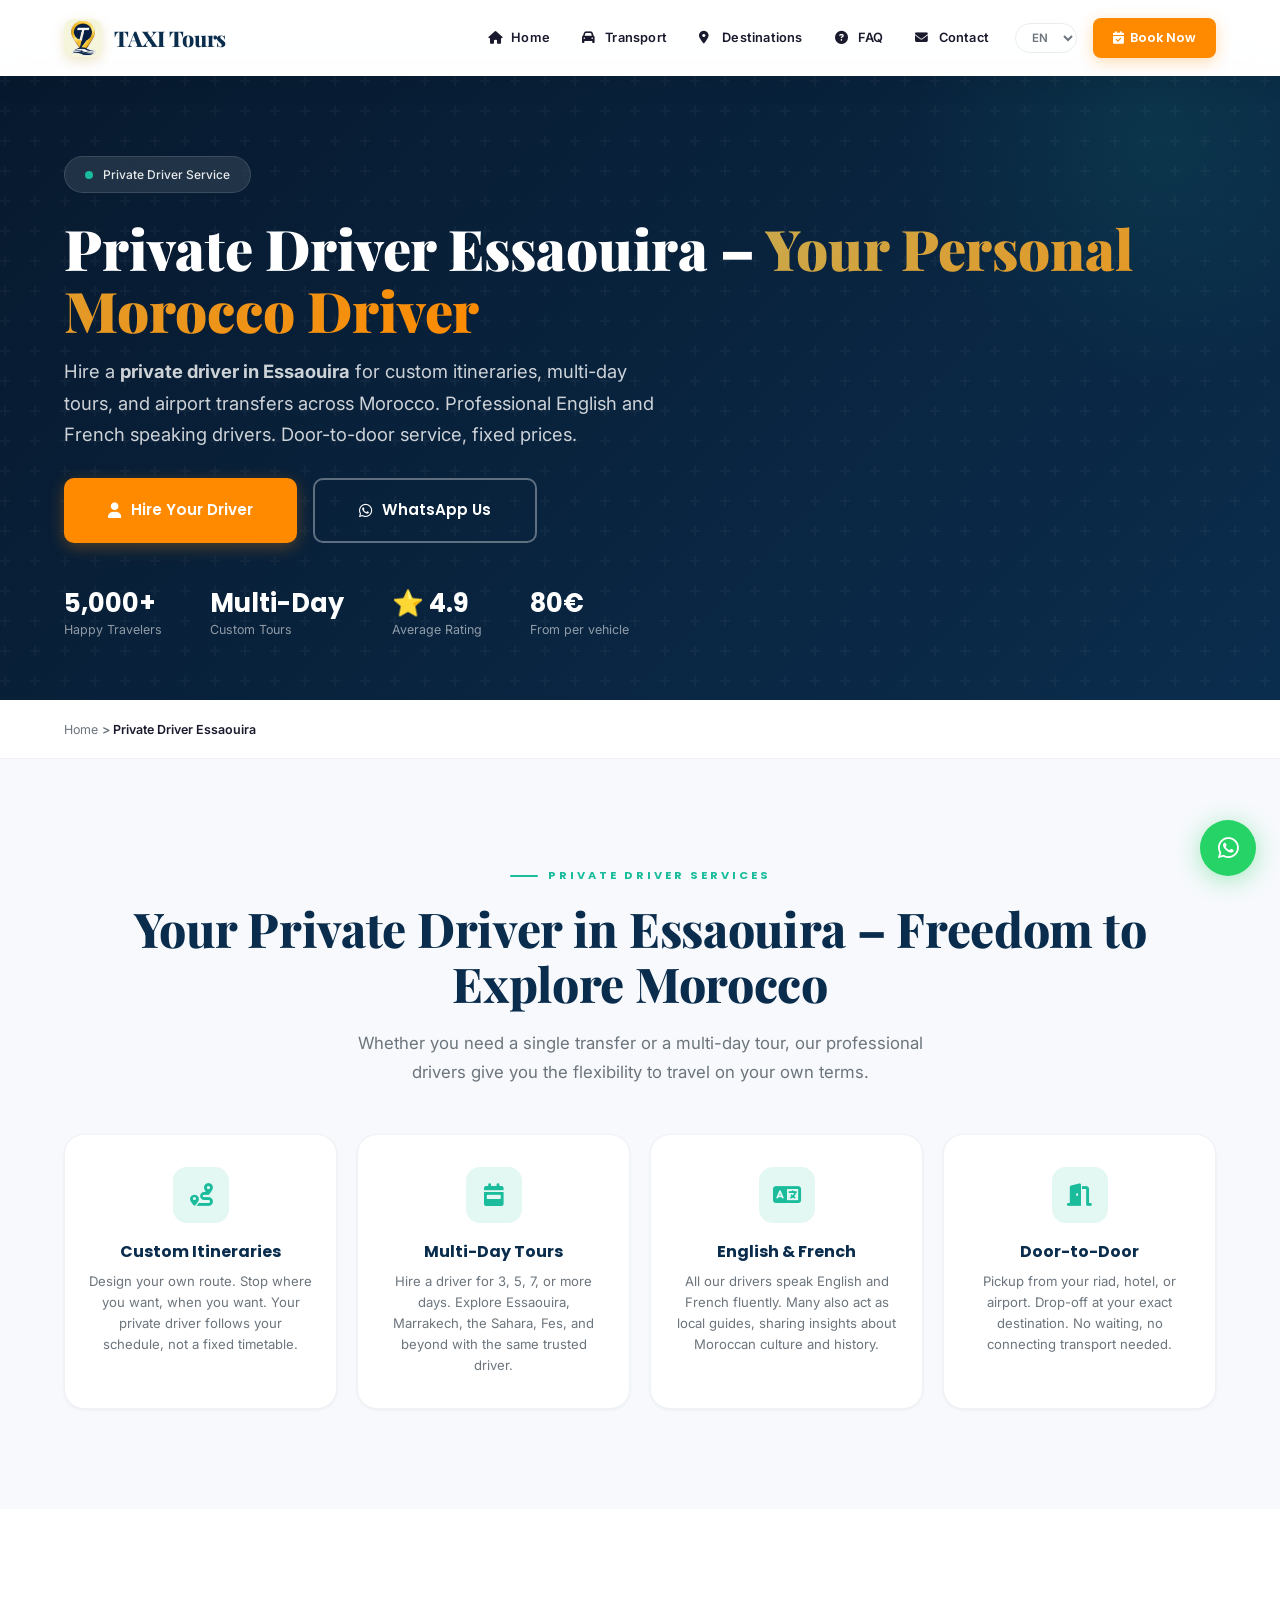
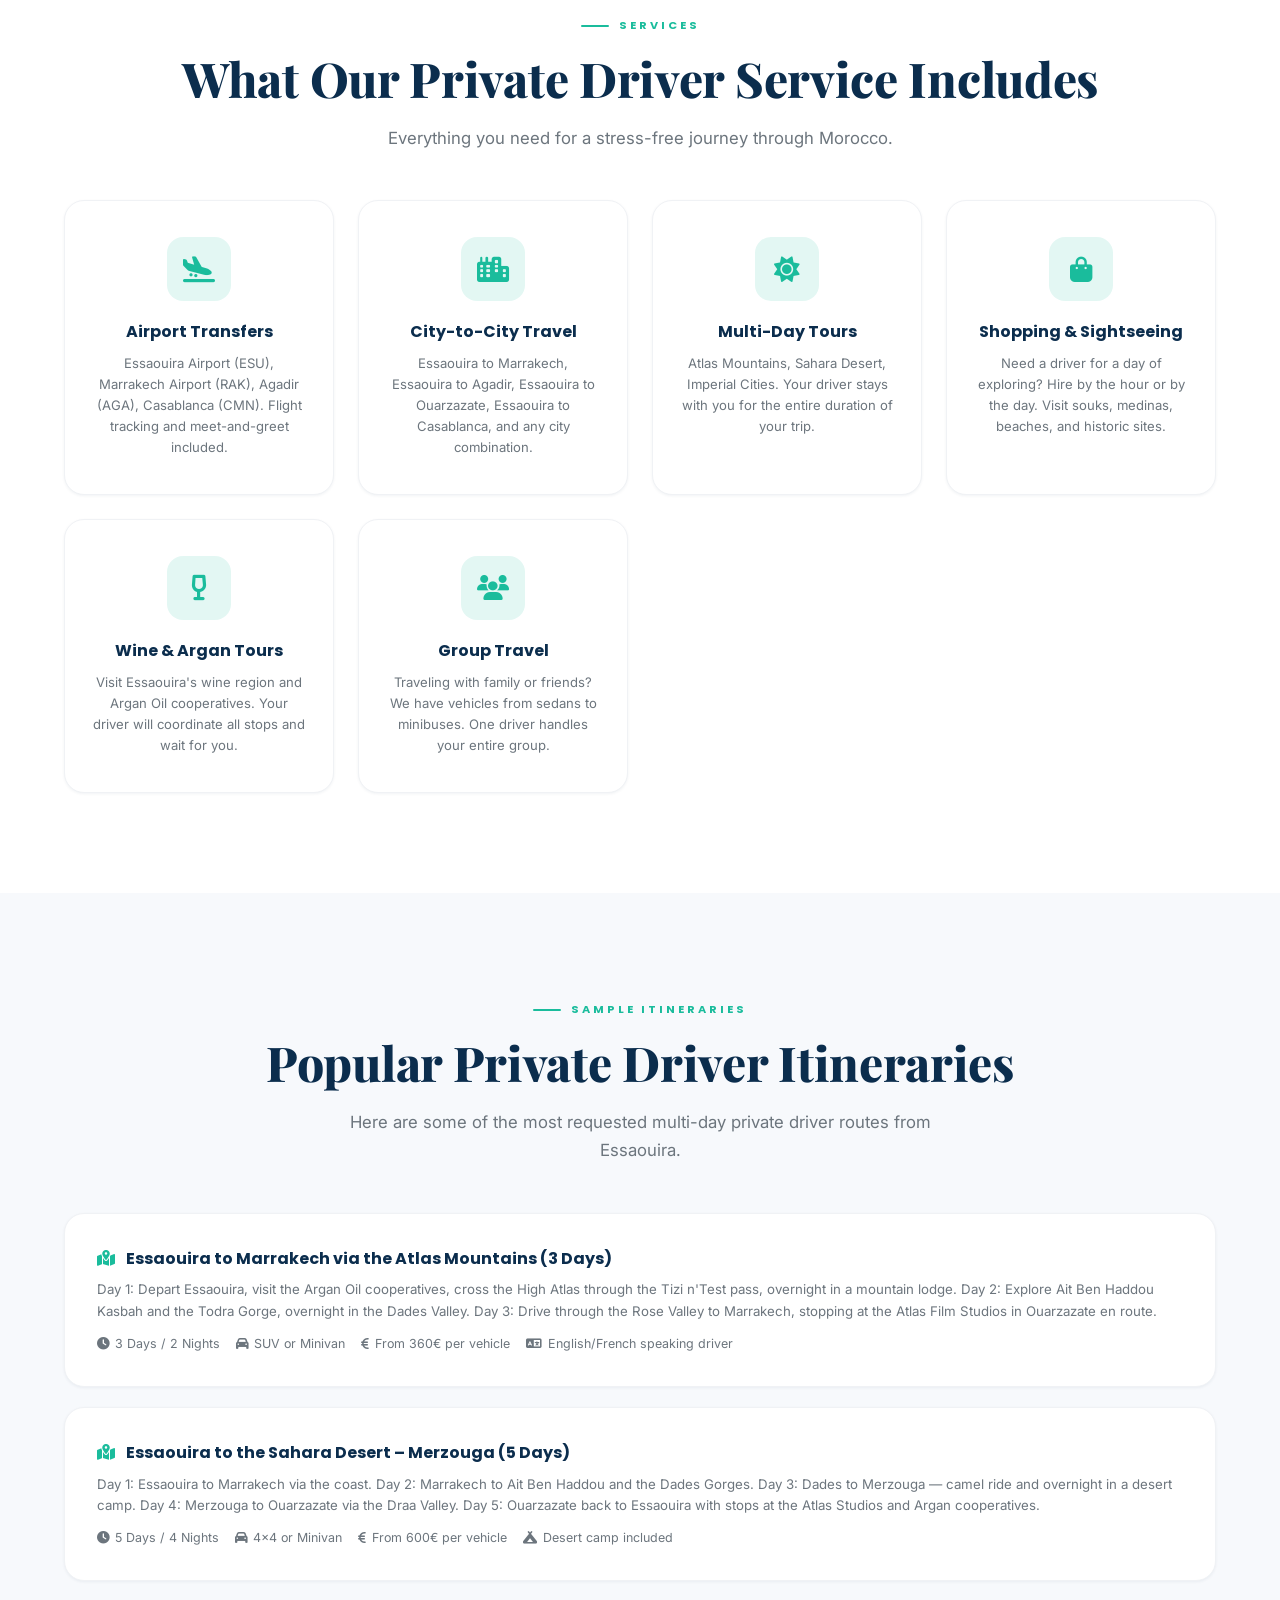
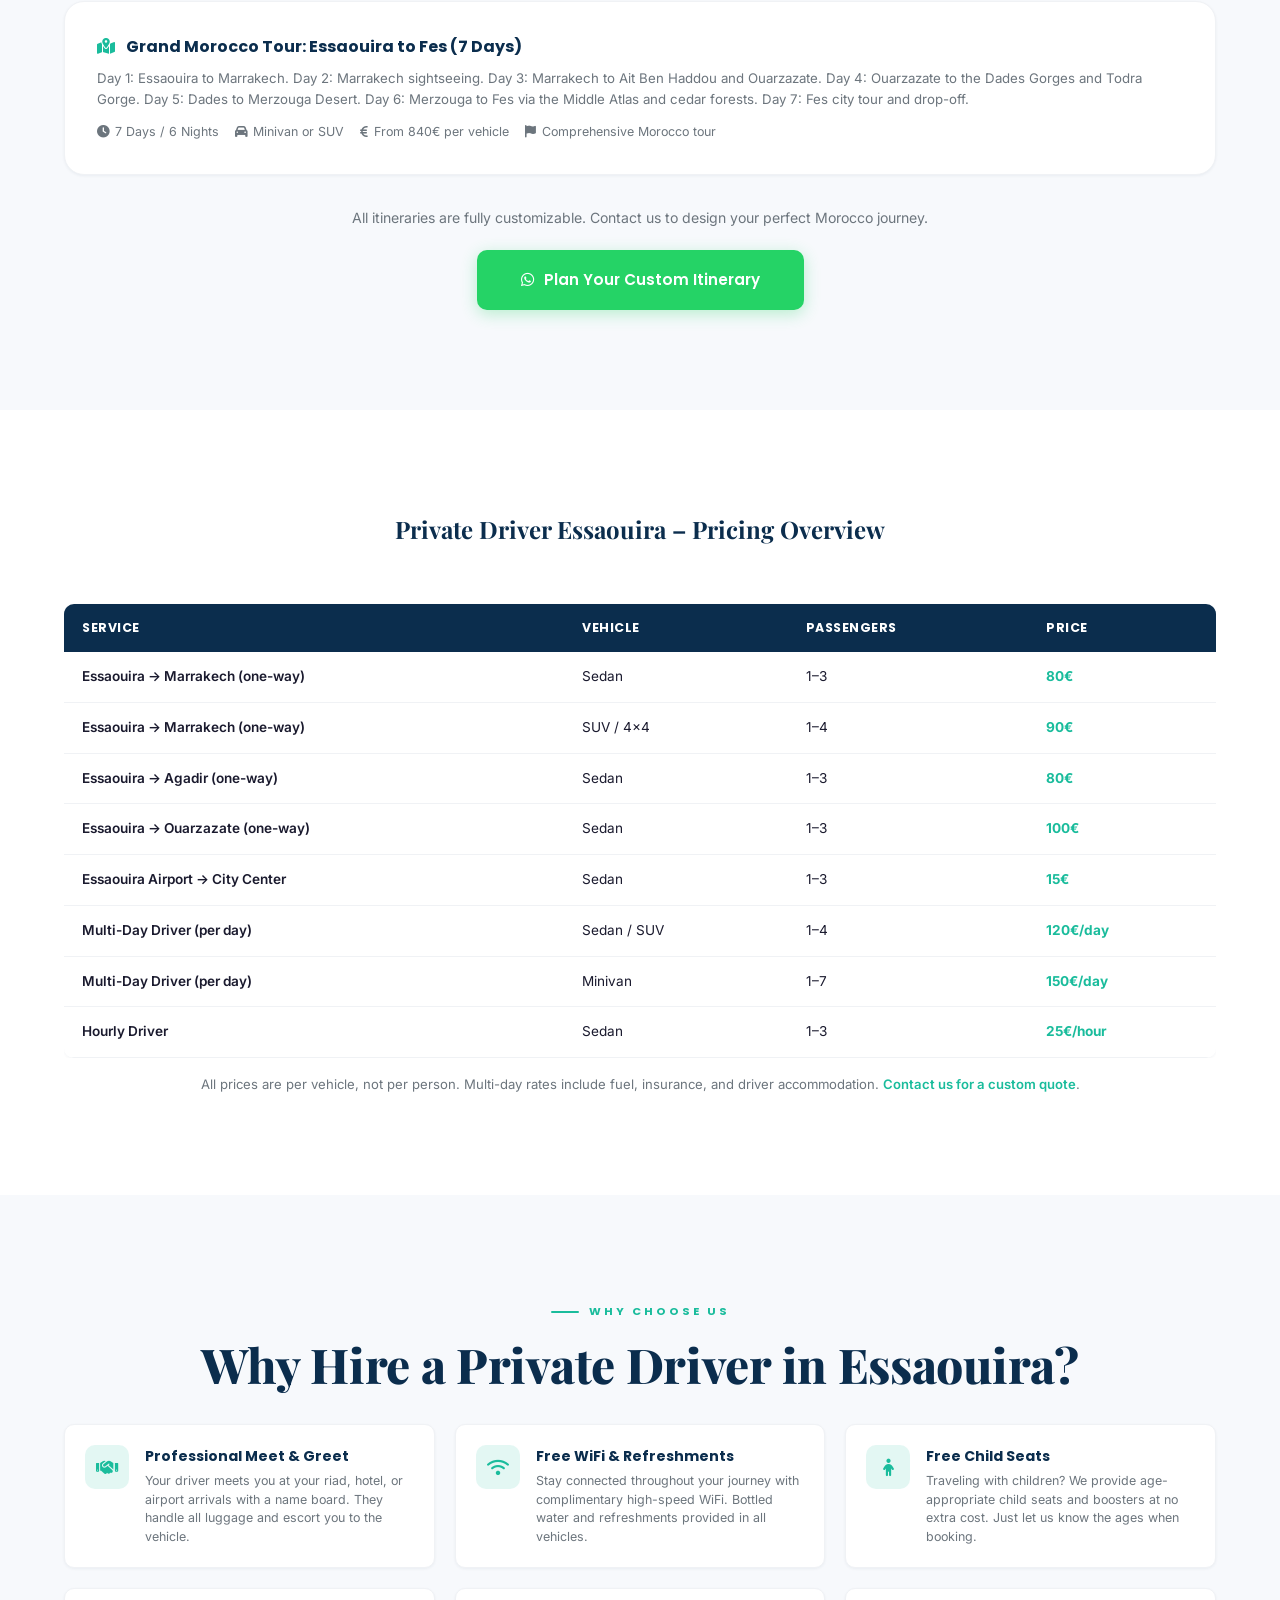
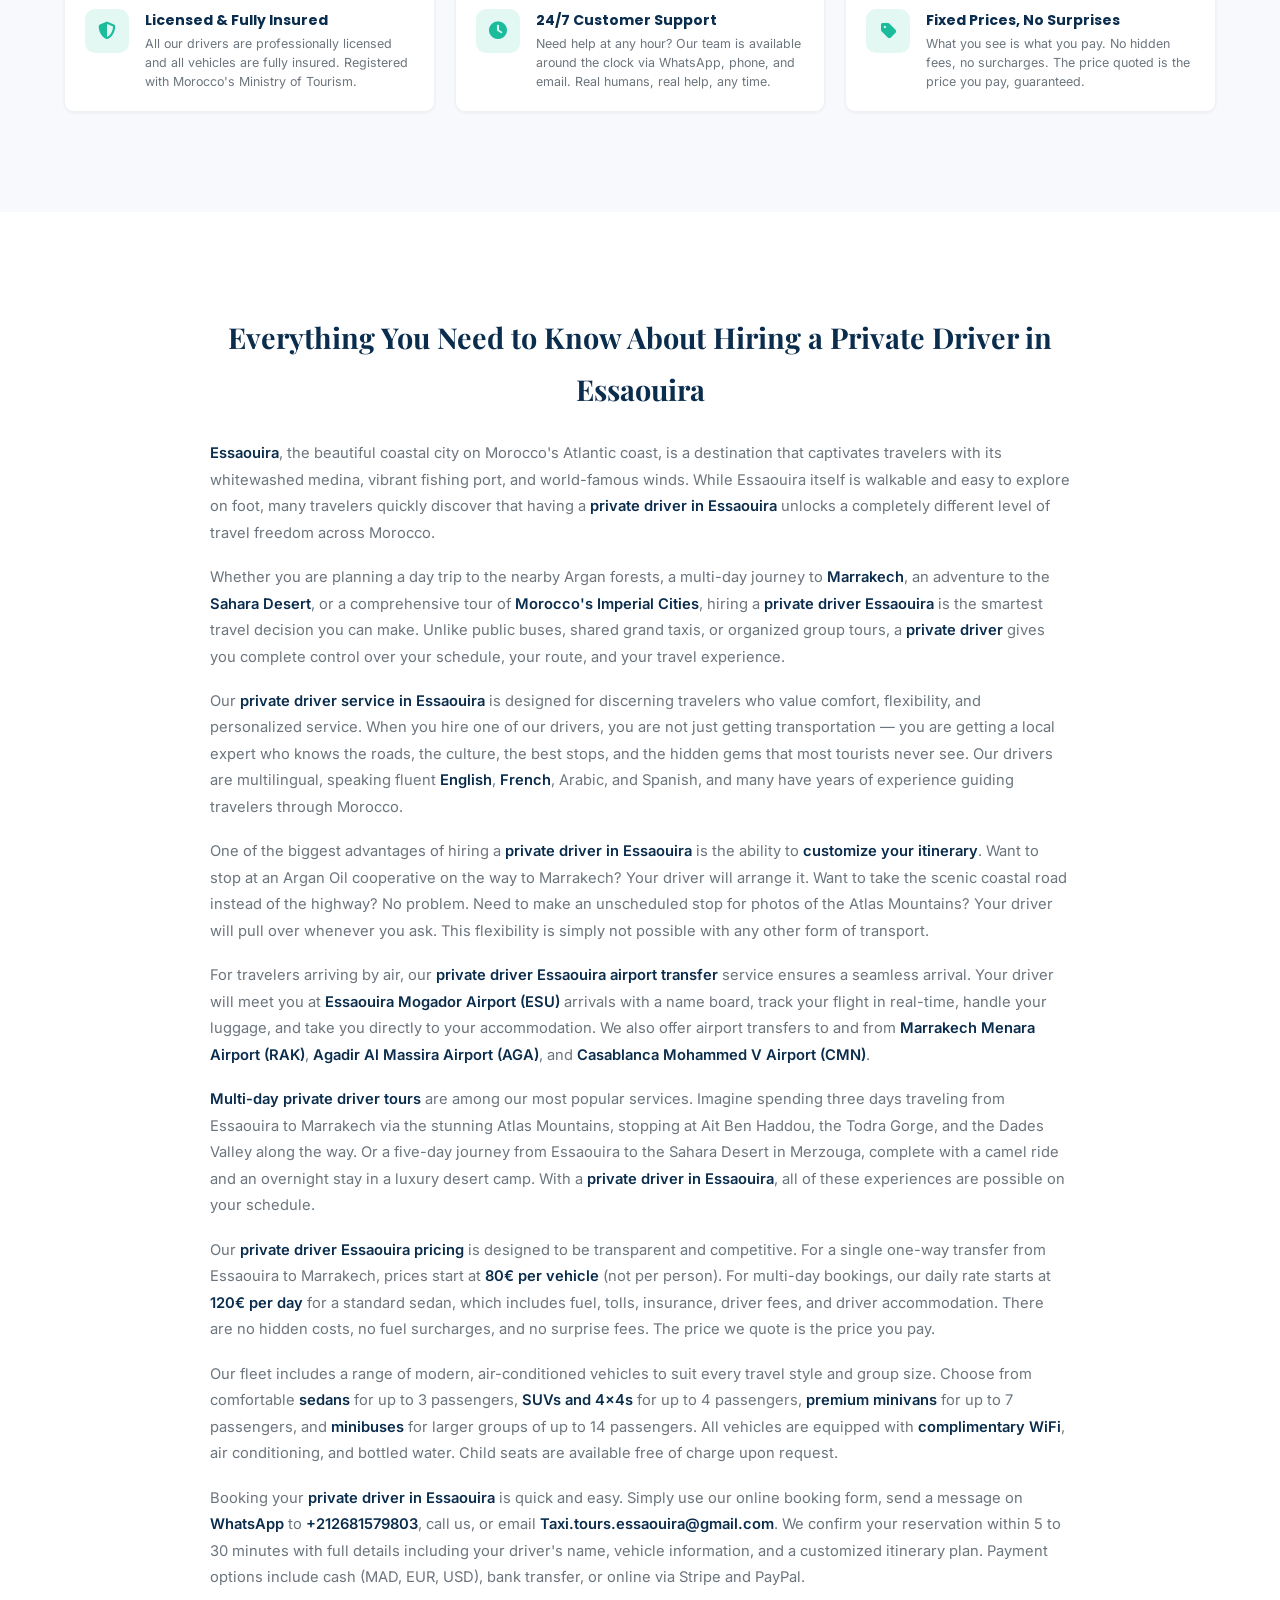
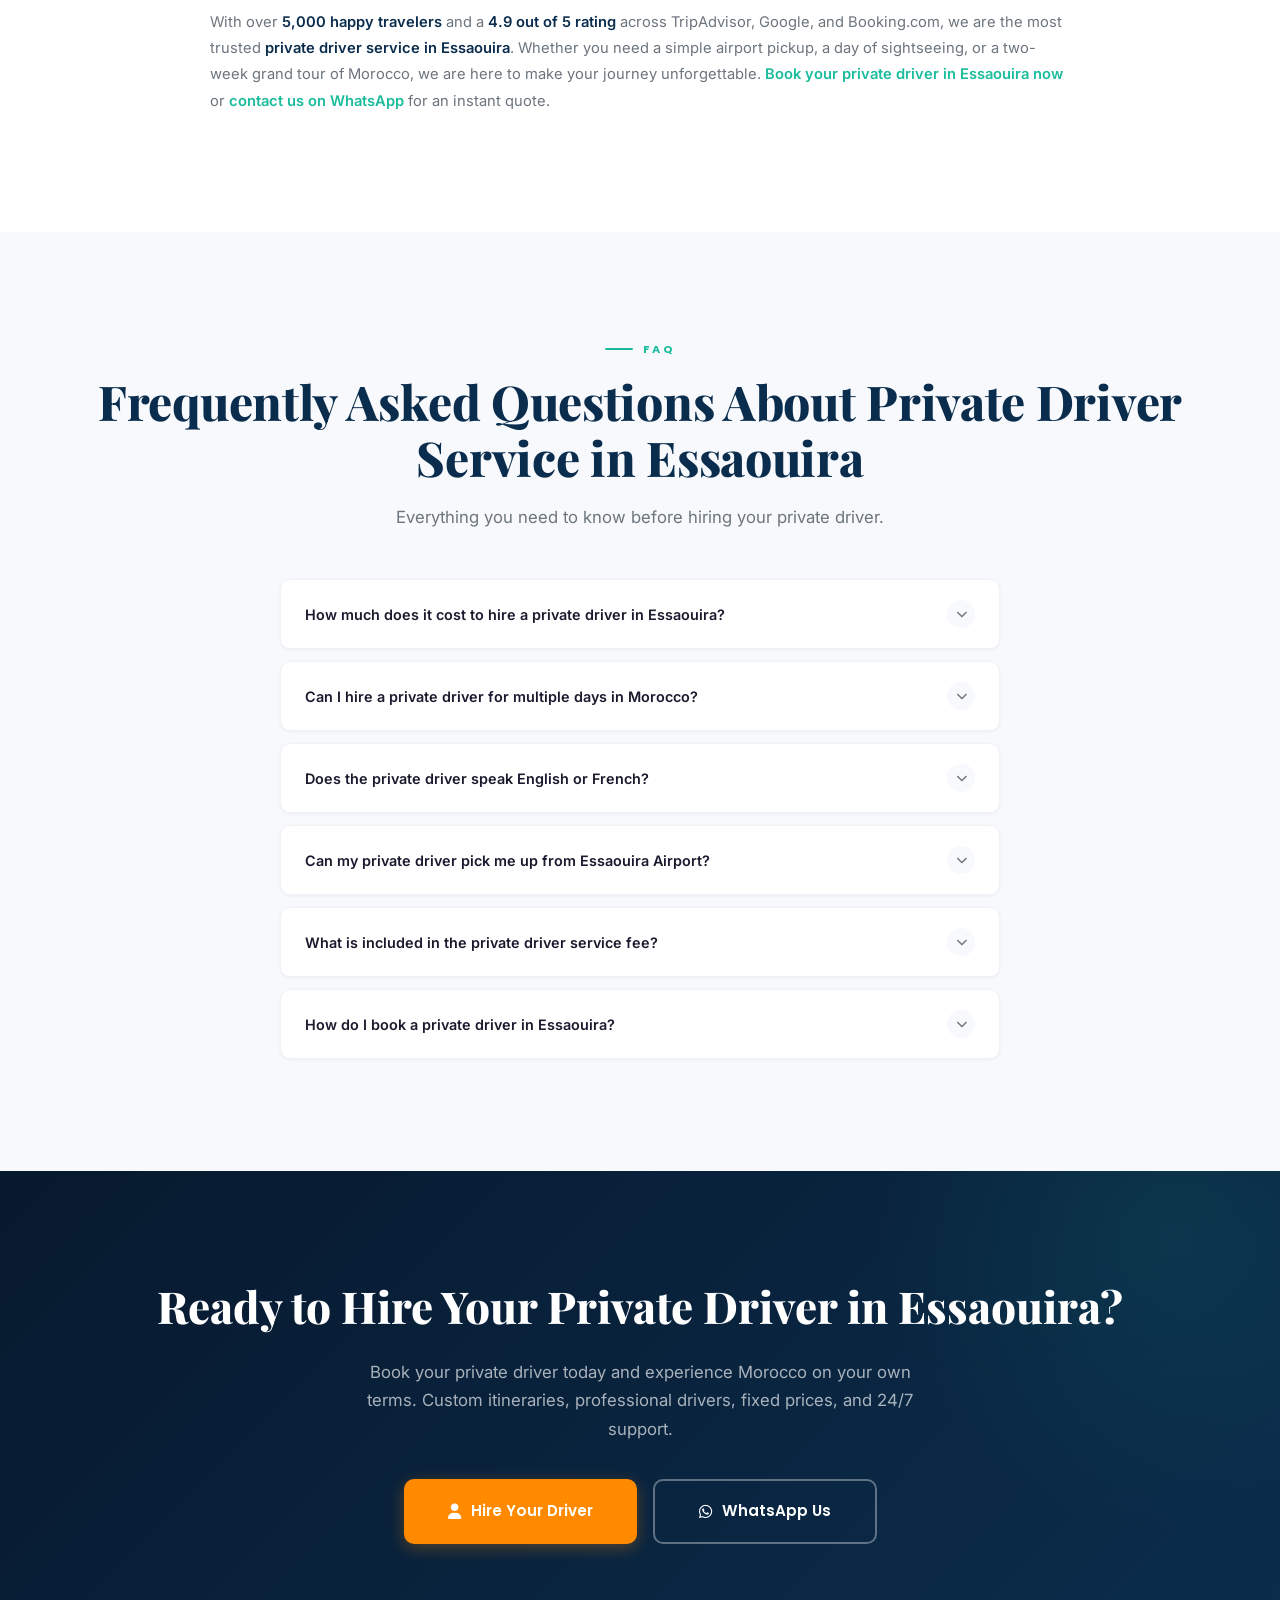
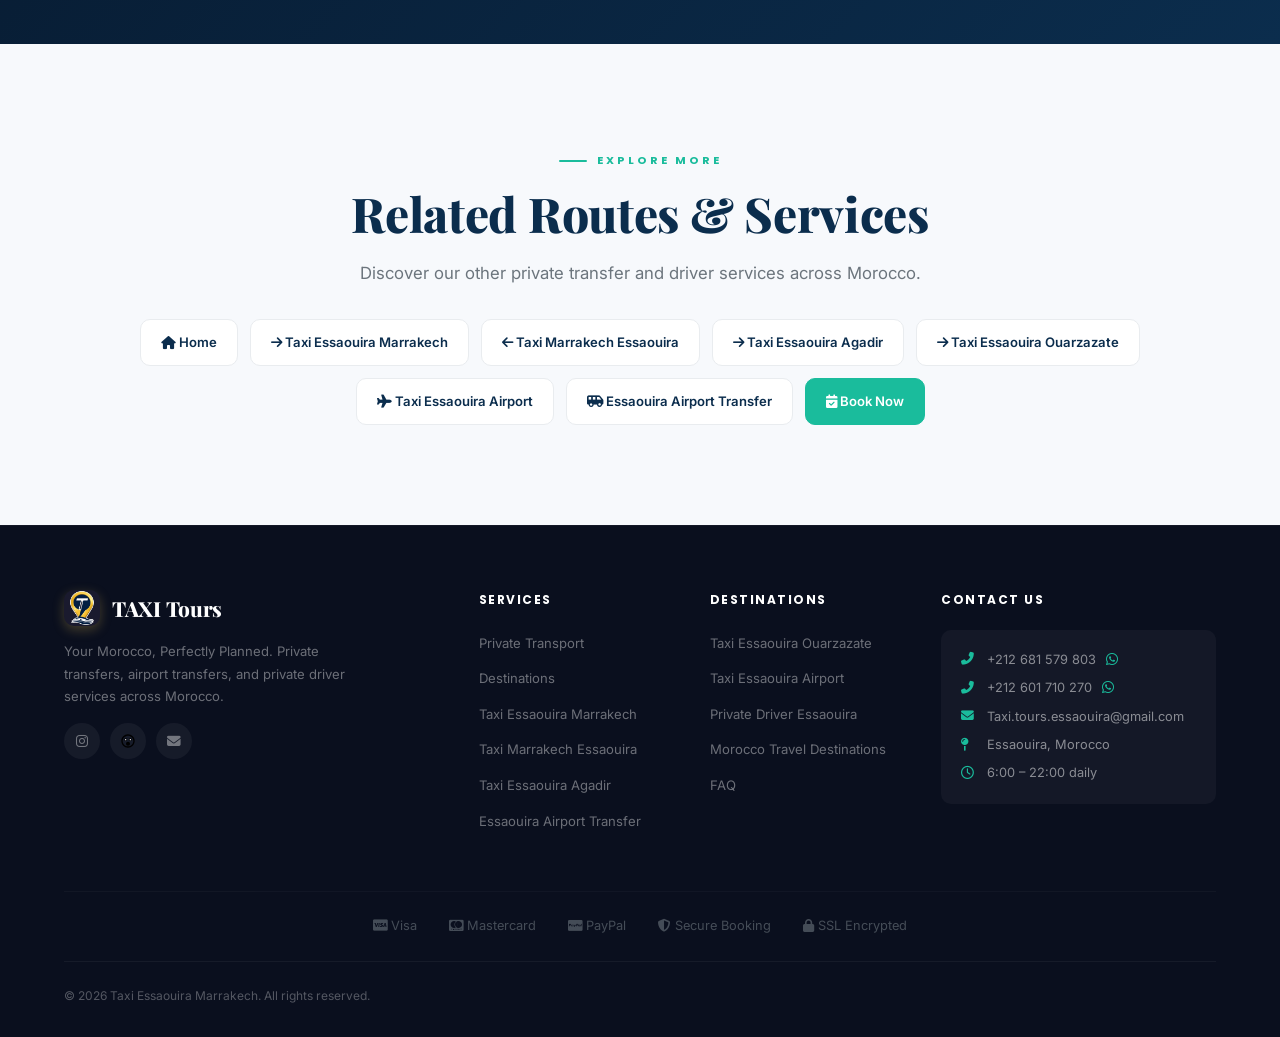
<file: private-driver-essaouira.html>
<!DOCTYPE html>
<html lang="en">

<head>
  <meta charset="UTF-8">
  <meta name="viewport" content="width=device-width,initial-scale=1">
  <link rel="icon" type="image/svg+xml" href="./images/logo-icon.png">
  <link rel="apple-touch-icon" href="./images/logo-icon.png">
  <link rel="canonical" href="https://www.taximarrakeckessaouiraa.com/private-driver-essaouira.html">
  <meta name="theme-color" content="#0B2D4D">

  <title>Private Driver Essaouira | Morocco Private Driver Service</title>
  <meta name="description" content="Hire a private driver in Essaouira for your Morocco trip. Custom itineraries, multi-day tours, airport transfers. Professional English/French speaking drivers. Book online.">
  <meta name="keywords" content="Private Driver Essaouira, Private Driver Morocco, Essaouira Private Transfer, Taxi Essaouira, Morocco Private Driver, Personal Driver Essaouira">

  <meta property="og:type" content="website">
  <meta property="og:url" content="https://www.taximarrakeckessaouiraa.com/private-driver-essaouira.html">
  <meta property="og:title" content="Private Driver Essaouira | Morocco Private Driver Service">
  <meta property="og:description" content="Hire a private driver in Essaouira for your Morocco trip. Custom itineraries, multi-day tours, airport transfers. Professional English/French speaking drivers. Book online.">
  <meta property="og:image" content="https://www.taximarrakeckessaouiraa.com/images/og-image.jpg">
  <meta property="og:image:width" content="1200">
  <meta property="og:image:height" content="630">
  <meta property="og:locale" content="en_US">
  <meta property="og:site_name" content="Taxi Essaouira Marrakech">

  <meta name="twitter:card" content="summary_large_image">
  <meta name="twitter:title" content="Private Driver Essaouira | Morocco Private Driver Service">
  <meta name="twitter:description" content="Hire a private driver in Essaouira for your Morocco trip. Custom itineraries, multi-day tours, airport transfers. Professional English/French speaking drivers. Book online.">
  <meta name="twitter:image" content="https://www.taximarrakeckessaouiraa.com/images/og-image.jpg">

  <meta name="robots" content="index, follow, max-snippet:-1, max-image-preview:large">
  <meta name="googlebot" content="index, follow, max-snippet:-1, max-image-preview:large">

  <link rel="alternate" hreflang="en" href="https://www.taximarrakeckessaouiraa.com/private-driver-essaouira.html">
  <link rel="alternate" hreflang="fr" href="https://www.taximarrakeckessaouiraa.com/fr/private-driver-essaouira.html">

  <script type="application/ld+json">
  {
    "@context": "https://schema.org",
    "@type": "LocalBusiness",
    "name": "Taxi Essaouira Marrakech – Private Driver Service",
    "image": "https://www.taximarrakeckessaouiraa.com/images/logo-horizontal.svg",
    "logo": "https://www.taximarrakeckessaouiraa.com/images/logo-icon.png",
    "url": "https://www.taximarrakeckessaouiraa.com",
    "telephone": "+212681579803",
    "email": "Taxi.tours.essaouira@gmail.com",
    "description": "Professional private driver service in Essaouira and across Morocco. Custom itineraries, multi-day tours, airport transfers, and door-to-door travel with English/French speaking drivers.",
    "priceRange": "€€",
    "address": {
      "@type": "PostalAddress",
      "addressLocality": "Essaouira",
      "addressRegion": "Marrakech-Safi",
      "addressCountry": "MA"
    },
    "aggregateRating": {
      "@type": "AggregateRating",
      "ratingValue": "4.9",
      "reviewCount": "500",
      "bestRating": "5"
    },
    "openingHoursSpecification": [
      {
        "@type": "OpeningHoursSpecification",
        "dayOfWeek": ["Monday","Tuesday","Wednesday","Thursday","Friday","Saturday","Sunday"],
        "opens": "06:00",
        "closes": "22:00"
      }
    ],
    "sameAs": [
      "https://www.instagram.com/taxi.tours.essaouira",
      "https://www.tripadvisor.com/Profile/Taxitoursessaouira"
    ],
    "areaServed": [
      {"@type": "City", "name": "Essaouira"},
      {"@type": "City", "name": "Marrakech"},
      {"@type": "City", "name": "Agadir"},
      {"@type": "City", "name": "Casablanca"},
      {"@type": "City", "name": "Ouarzazate"},
      {"@type": "City", "name": "Rabat"},
      {"@type": "City", "name": "Fes"}
    ]
  }
  </script>

  <script type="application/ld+json">
  {
    "@context": "https://schema.org",
    "@type": "Product",
    "name": "Private Driver Essaouira Service",
    "description": "Private driver hire in Essaouira for custom itineraries, multi-day tours, and airport transfers across Morocco. Professional English/French speaking drivers.",
    "brand": {
      "@type": "Brand",
      "name": "Taxi Essaouira Marrakech"
    },
    "offers": {
      "@type": "Offer",
      "price": "80",
      "priceCurrency": "EUR",
      "availability": "https://schema.org/InStock",
      "url": "https://www.taximarrakeckessaouiraa.com/private-driver-essaouira.html"
    },
    "aggregateRating": {
      "@type": "AggregateRating",
      "ratingValue": "4.9",
      "reviewCount": "500",
      "bestRating": "5"
    }
  }
  </script>

  <script type="application/ld+json">
  {
    "@context": "https://schema.org",
    "@type": "BreadcrumbList",
    "itemListElement": [
      {"@type": "ListItem", "position": 1, "name": "Home", "item": "https://www.taximarrakeckessaouiraa.com/"},
      {"@type": "ListItem", "position": 2, "name": "Private Driver Essaouira", "item": "https://www.taximarrakeckessaouiraa.com/private-driver-essaouira.html"}
    ]
  }
  </script>

  <script type="application/ld+json">
  {
    "@context": "https://schema.org",
    "@type": "FAQPage",
    "mainEntity": [
      {
        "@type": "Question",
        "name": "How much does it cost to hire a private driver in Essaouira?",
        "acceptedAnswer": {
          "@type": "Answer",
          "text": "The cost depends on your itinerary. For a single transfer from Essaouira to Marrakech, prices start at 80\u20AC per vehicle. Multi-day private driver services are available from 120\u20AC per day, including fuel, driver accommodation, and insurance. All prices are per vehicle, not per person, and include all standard amenities."
        }
      },
      {
        "@type": "Question",
        "name": "Can I hire a private driver for multiple days in Morocco?",
        "acceptedAnswer": {
          "@type": "Answer",
          "text": "Yes, absolutely. Our multi-day private driver service is one of our most popular offerings. We can arrange drivers for 3, 5, 7, or more days across Morocco. Popular multi-day itineraries include Essaouira to Marrakech via the Atlas Mountains, Essaouira to the Sahara Desert, and comprehensive Morocco tours covering Fes, Casablanca, and Rabat."
        }
      },
      {
        "@type": "Question",
        "name": "Does the private driver speak English or French?",
        "acceptedAnswer": {
          "@type": "Answer",
          "text": "Yes, all our drivers are professional and multilingual. They speak English, French, Arabic, and Spanish. Many of our drivers are also knowledgeable local guides who can share insights about Moroccan culture, history, and the places you visit along the way."
        }
      },
      {
        "@type": "Question",
        "name": "Can my private driver pick me up from Essaouira Airport?",
        "acceptedAnswer": {
          "@type": "Answer",
          "text": "Yes, we offer Essaouira Mogador Airport (ESU) pickup as part of our private driver service. Your driver will track your flight, wait for you at arrivals with a name board, help with luggage, and take you directly to your accommodation or start your custom itinerary."
        }
      },
      {
        "@type": "Question",
        "name": "What is included in the private driver service fee?",
        "acceptedAnswer": {
          "@type": "Answer",
          "text": "Our private driver service includes fuel, tolls, vehicle insurance, driver fees, air conditioning, complimentary WiFi, and bottled water. For multi-day bookings, driver accommodation is also included. Child seats are available free of charge. Meals and entrance fees are not included unless specified in a custom package."
        }
      },
      {
        "@type": "Question",
        "name": "How do I book a private driver in Essaouira?",
        "acceptedAnswer": {
          "@type": "Answer",
          "text": "Booking is simple. You can use our online booking form, send a message on WhatsApp to +212681579803, call us, or email Taxi.tours.essaouira@gmail.com. We confirm within 5\u201330 minutes with full details including driver name, vehicle information, and your custom itinerary plan."
        }
      }
    ]
  }
  </script>

  <meta http-equiv="Cache-Control" content="public, max-age=31536000, immutable">

  <link rel="preconnect" href="https://fonts.googleapis.com">
  <link rel="preconnect" href="https://fonts.gstatic.com" crossorigin>
  <link href="https://fonts.googleapis.com/css2?family=Playfair+Display:ital,wght@0,400;0,600;0,700;0,800;0,900;1,400&family=Poppins:wght@400;500;600;700;800&family=Inter:wght@300;400;500;600;700&display=swap" rel="stylesheet">
  <link rel="stylesheet" href="https://cdnjs.cloudflare.com/ajax/libs/font-awesome/6.5.0/css/all.min.css">

  <style>
    :root {
      --primary: #0B2D4D;
      --primary-light: #134074;
      --primary-dark: #07192e;
      --secondary: #1ABC9C;
      --secondary-dark: #16a085;
      --secondary-light: rgba(26, 188, 156, 0.12);
      --cta: #FF8A00;
      --cta-hover: #e67e00;
      --cta-light: rgba(255, 138, 0, 0.12);
      --gold: #C9A84C;
      --gold-light: rgba(201, 168, 76, 0.15);
      --bg: #F7F9FC;
      --bg-white: #fff;
      --bg-dark: #0A0F1E;
      --text: #1a1a2e;
      --text-muted: #6c757d;
      --text-light: #fff;
      --border: #e9ecef;
      --border-light: #f0f2f5;
      --radius: 20px;
      --radius-sm: 10px;
      --radius-lg: 28px;
      --shadow-xs: 0 1px 3px rgba(11, 45, 77, 0.06);
      --shadow-sm: 0 2px 8px rgba(11, 45, 77, 0.08);
      --shadow-md: 0 8px 30px rgba(11, 45, 77, 0.10);
      --shadow-lg: 0 16px 48px rgba(11, 45, 77, 0.14);
      --shadow-xl: 0 24px 64px rgba(11, 45, 77, 0.18);
      --shadow-glow-secondary: 0 8px 32px rgba(26, 188, 156, 0.25);
      --shadow-glow-cta: 0 8px 32px rgba(255, 138, 0, 0.3);
      --shadow-glow-gold: 0 8px 32px rgba(201, 168, 76, 0.25);
      --transition: 0.3s cubic-bezier(0.4, 0, 0.2, 1);
      --transition-slow: 0.5s cubic-bezier(0.4, 0, 0.2, 1);
      --transition-bounce: 0.4s cubic-bezier(0.34, 1.56, 0.64, 1);
      --nav-height: 76px;
      --max-width: 1200px;
      --font-display: 'Playfair Display', Georgia, serif;
      --font-ui: 'Poppins', sans-serif;
      --font-body: 'Inter', -apple-system, BlinkMacSystemFont, sans-serif;
      --glass-bg: rgba(255, 255, 255, 0.10);
      --glass-border: rgba(255, 255, 255, 0.15);
    }

    *, *::before, *::after { margin: 0; padding: 0; box-sizing: border-box }
    html { scroll-behavior: smooth; font-size: 16px; -webkit-tap-highlight-color: transparent }
    body { font-family: var(--font-body); color: var(--text); background: var(--bg); line-height: 1.6; -webkit-font-smoothing: antialiased; overflow-x: hidden; padding-top: var(--nav-height) }
    img { max-width: 100%; height: auto; display: block }
    a { text-decoration: none; color: inherit }
    ul { list-style: none }
    button { cursor: pointer; border: none; background: none; font: inherit; color: inherit }
    input, select, textarea { font: inherit; outline: none }
    ::selection { background: rgba(26, 188, 156, 0.2); color: var(--primary) }

    .container { width: 100%; max-width: var(--max-width); margin: 0 auto; padding: 0 24px }
    .section { padding: 100px 0 }
    .section-label { display: inline-flex; align-items: center; gap: 10px; font-family: var(--font-ui); font-size: 0.7rem; font-weight: 700; text-transform: uppercase; letter-spacing: 3px; color: var(--secondary); margin-bottom: 16px }
    .section-label::before { content: ''; width: 28px; height: 2px; background: var(--secondary); border-radius: 2px }
    .section-title { font-family: var(--font-display); font-size: clamp(2rem, 4.5vw, 3rem); font-weight: 800; color: var(--primary); line-height: 1.15; margin-bottom: 18px; letter-spacing: -0.3px }
    .section-subtitle { font-size: 1.05rem; color: var(--text-muted); max-width: 620px; line-height: 1.7 }
    .text-center { text-align: center }
    .text-center .section-subtitle { margin: 0 auto }

    .glass { background: var(--glass-bg); backdrop-filter: blur(16px); -webkit-backdrop-filter: blur(16px); border: 1px solid var(--glass-border) }
    .glass-card { background: rgba(255, 255, 255, 0.92); backdrop-filter: blur(20px); -webkit-backdrop-filter: blur(20px); border: 1px solid rgba(255, 255, 255, 0.6); box-shadow: var(--shadow-lg) }

    .btn { display: inline-flex; align-items: center; justify-content: center; gap: 10px; font-family: var(--font-ui); font-weight: 600; font-size: 0.85rem; padding: 14px 32px; border-radius: var(--radius-sm); transition: var(--transition); white-space: nowrap; position: relative; overflow: hidden }
    .btn::after { content: ''; position: absolute; inset: 0; background: rgba(255, 255, 255, 0.12); opacity: 0; transition: opacity 0.3s }
    .btn:hover::after { opacity: 1 }
    .btn:active { transform: scale(0.97) }
    .btn-primary { background: var(--primary); color: var(--text-light); box-shadow: 0 4px 16px rgba(11, 45, 77, 0.2) }
    .btn-primary:hover { background: var(--primary-light); transform: translateY(-2px); box-shadow: 0 8px 28px rgba(11, 45, 77, 0.3) }
    .btn-secondary { background: var(--secondary); color: var(--text-light); box-shadow: 0 4px 16px rgba(26, 188, 156, 0.25) }
    .btn-secondary:hover { background: var(--secondary-dark); transform: translateY(-2px); box-shadow: var(--shadow-glow-secondary) }
    .btn-cta { background: var(--cta); color: var(--text-light); box-shadow: 0 4px 16px rgba(255, 138, 0, 0.3) }
    .btn-cta:hover { background: var(--cta-hover); transform: translateY(-2px); box-shadow: var(--shadow-glow-cta) }
    .btn-outline { background: transparent; border: 2px solid rgba(255, 255, 255, 0.35); color: var(--text-light) }
    .btn-outline:hover { background: rgba(255, 255, 255, 0.1); border-color: rgba(255, 255, 255, 0.6); transform: translateY(-2px) }
    .btn-whatsapp { background: #25D366; color: white; box-shadow: 0 4px 16px rgba(37, 211, 102, 0.3) }
    .btn-whatsapp:hover { background: #20bd5d; transform: translateY(-2px); box-shadow: 0 8px 28px rgba(37, 211, 102, 0.35) }
    .btn-gold { background: var(--gold); color: var(--primary); box-shadow: 0 4px 16px rgba(201, 168, 76, 0.3) }
    .btn-gold:hover { background: #b8963a; transform: translateY(-2px); box-shadow: var(--shadow-glow-gold) }
    .btn-sm { padding: 10px 20px; font-size: 0.78rem; border-radius: 8px }
    .btn-lg { padding: 18px 44px; font-size: 0.95rem }
    .btn-block { width: 100%; justify-content: center }
    .btn-icon { width: 44px; height: 44px; padding: 0; border-radius: 50% }

    .navbar { position: fixed; top: 0; left: 0; right: 0; z-index: 1000; height: var(--nav-height); display: flex; align-items: center; transition: background 0.4s cubic-bezier(0.4, 0, 0.2, 1), box-shadow 0.4s cubic-bezier(0.4, 0, 0.2, 1); background: rgba(255, 255, 255, 0.9); -webkit-backdrop-filter: blur(16px); backdrop-filter: blur(16px); box-shadow: 0 4px 30px rgba(0, 0, 0, 0.08) }
    .navbar .container { display: flex; align-items: center; justify-content: space-between; height: 100% }
    .navbar-brand { display: flex; align-items: center; gap: 12px; font-family: var(--font-display); font-weight: 800; font-size: 1.35rem; color: var(--primary); letter-spacing: -0.3px; flex-shrink: 0 }
    .navbar-brand-icon { width: 38px; height: 38px; background: linear-gradient(135deg, var(--gold), #a8892e); border-radius: 10px; display: flex; align-items: center; justify-content: center; font-size: 1rem; color: var(--primary-dark); box-shadow: 0 4px 12px rgba(201, 168, 76, 0.3); flex-shrink: 0 }
    .navbar-menu { display: flex; align-items: center; gap: 4px }
    .navbar-link { position: relative; font-size: 0.8rem; font-weight: 600; color: var(--text); padding: 8px 14px; border-radius: var(--radius-sm); transition: color 0.3s ease, background 0.3s ease; letter-spacing: 0.2px }
    .navbar-link::before { content: ''; position: absolute; inset: 0; border-radius: var(--radius-sm); background: var(--bg); opacity: 0; transform: scale(0.92); transition: opacity 0.3s ease, transform 0.3s ease }
    .navbar-link:hover::before { opacity: 1; transform: scale(1) }
    .navbar-link:hover { color: var(--primary) }
    .navbar-link::after { content: ''; position: absolute; bottom: 3px; left: 50%; transform: translateX(-50%) scaleX(0); width: 18px; height: 2.5px; background: var(--gold); border-radius: 3px; transition: transform 0.35s cubic-bezier(0.34, 1.56, 0.64, 1) }
    .navbar-link.active::after { transform: translateX(-50%) scaleX(1) }
    .navbar-lang { margin-left: 8px; padding: 6px 12px; border-radius: 50px; font-size: 0.72rem; font-weight: 600; color: var(--text-muted); border: 1px solid var(--border); transition: color 0.3s ease, border-color 0.3s ease, background 0.3s ease; background: transparent; cursor: pointer; outline: none }
    .navbar-cta { margin-left: 12px }
    .navbar-cta .btn { gap: 6px }
    .navbar-overlay { display: none }
    .navbar-toggle { display: none; flex-direction: column; gap: 5px; padding: 6px; cursor: pointer; z-index: 1001; background: none; border: none }
    .navbar-toggle span { display: block; width: 24px; height: 2.5px; background: var(--primary); border-radius: 3px; transition: transform 0.35s cubic-bezier(0.34, 1.56, 0.64, 1), opacity 0.25s ease, background 0.3s ease }
    .navbar-toggle.active span:nth-child(1) { transform: rotate(45deg) translate(5px, 5px) }
    .navbar-toggle.active span:nth-child(2) { opacity: 0; transform: translateX(-10px) }
    .navbar-toggle.active span:nth-child(3) { transform: rotate(-45deg) translate(5px, -5px) }

    .page-hero { position: relative; min-height: 60vh; display: flex; align-items: center; overflow: hidden; background: linear-gradient(135deg, var(--primary-dark), var(--primary)) }
    .page-hero::before { content: ''; position: absolute; inset: 0; background: url("data:image/svg+xml,%3Csvg width='60' height='60' viewBox='0 0 60 60' xmlns='http://www.w3.org/2000/svg'%3E%3Cg fill='none' fill-rule='evenodd'%3E%3Cg fill='%23ffffff' fill-opacity='0.03'%3E%3Cpath d='M36 34v-4h-2v4h-4v2h4v4h2v-4h4v-2h-4zm0-30V0h-2v4h-4v2h4v4h2V6h4V4h-4zM6 34v-4H4v4H0v2h4v4h2v-4h4v-2H6zM6 4V0H4v4H0v2h4v4h2V6h4V4H6z'/%3E%3C/g%3E%3C/g%3E%3C/svg%3E"); pointer-events: none }
    .page-hero::after { content: ''; position: absolute; top: -30%; right: -10%; width: 500px; height: 500px; background: radial-gradient(circle, rgba(26, 188, 156, 0.1), transparent 70%); border-radius: 50%; pointer-events: none }
    .page-hero-content { position: relative; z-index: 2; width: 100%; padding: 80px 0 60px }
    .page-hero-badge { display: inline-flex; align-items: center; gap: 10px; background: rgba(255, 255, 255, 0.10); backdrop-filter: blur(12px); border: 1px solid rgba(255, 255, 255, 0.12); padding: 8px 20px; border-radius: 50px; font-size: 0.75rem; font-weight: 500; color: rgba(255, 255, 255, 0.9); margin-bottom: 24px }
    .page-hero-badge-dot { width: 8px; height: 8px; background: var(--secondary); border-radius: 50%; animation: pulse-dot 2s infinite }
    @keyframes pulse-dot { 0%,100% { opacity: 1; transform: scale(1) } 50% { opacity: 0.5; transform: scale(0.8) } }
    .page-hero h1 { font-family: var(--font-display); font-size: clamp(2.2rem, 5vw, 3.5rem); font-weight: 900; color: var(--text-light); line-height: 1.1; margin-bottom: 16px }
    .page-hero h1 span { background: linear-gradient(135deg, var(--gold) 0%, var(--cta) 100%); -webkit-background-clip: text; -webkit-text-fill-color: transparent; background-clip: text }
    .page-hero p { font-size: clamp(0.95rem, 1.5vw, 1.15rem); color: rgba(255, 255, 255, 0.8); max-width: 600px; line-height: 1.7; margin-bottom: 28px }
    .page-hero-actions { display: flex; gap: 16px; flex-wrap: wrap }
    .page-hero-stats { display: flex; gap: 48px; margin-top: 48px }
    .page-hero-stat-value { font-family: var(--font-ui); font-size: 1.6rem; font-weight: 700; color: var(--text-light); line-height: 1 }
    .page-hero-stat-label { font-size: 0.78rem; color: rgba(255, 255, 255, 0.55); margin-top: 4px }

    .breadcrumbs { padding: 16px 0; background: var(--bg-white); border-bottom: 1px solid var(--border-light) }
    .breadcrumbs a { font-size: 0.78rem; color: var(--text-muted); transition: color 0.3s }
    .breadcrumbs a:hover { color: var(--secondary) }
    .breadcrumbs span { font-size: 0.78rem; color: var(--text); font-weight: 600 }

    .info-grid { display: grid; grid-template-columns: repeat(auto-fit, minmax(220px, 1fr)); gap: 20px; margin-top: 48px }
    .info-card { background: var(--bg-white); border-radius: var(--radius); padding: 32px 24px; text-align: center; box-shadow: var(--shadow-xs); border: 1px solid var(--border-light); transition: var(--transition-bounce) }
    .info-card:hover { transform: translateY(-6px); box-shadow: var(--shadow-lg); border-color: var(--secondary) }
    .info-card-icon { width: 56px; height: 56px; margin: 0 auto 16px; background: var(--secondary-light); border-radius: 14px; display: flex; align-items: center; justify-content: center; font-size: 1.4rem; color: var(--secondary) }
    .info-card h3 { font-family: var(--font-ui); font-size: 1rem; font-weight: 700; color: var(--primary); margin-bottom: 6px }
    .info-card p { font-size: 0.82rem; color: var(--text-muted); line-height: 1.6 }

    .features-list { display: grid; grid-template-columns: repeat(auto-fit, minmax(280px, 1fr)); gap: 20px; margin-top: 32px }
    .feature-item { display: flex; gap: 16px; padding: 20px; background: var(--bg-white); border-radius: var(--radius-sm); box-shadow: var(--shadow-xs); border: 1px solid var(--border-light); transition: var(--transition) }
    .feature-item:hover { border-color: var(--secondary); box-shadow: var(--shadow-sm) }
    .feature-item-icon { width: 44px; height: 44px; background: var(--secondary-light); border-radius: 10px; display: flex; align-items: center; justify-content: center; font-size: 1.1rem; color: var(--secondary); flex-shrink: 0 }
    .feature-item-text h4 { font-family: var(--font-ui); font-size: 0.88rem; font-weight: 700; color: var(--primary); margin-bottom: 4px }
    .feature-item-text p { font-size: 0.78rem; color: var(--text-muted); line-height: 1.5 }

    .pricing-table { width: 100%; border-collapse: collapse; font-size: 0.85rem; margin-top: 32px; border-radius: var(--radius-sm); overflow: hidden; box-shadow: var(--shadow-xs) }
    .pricing-table thead { background: var(--primary); color: white }
    .pricing-table th { padding: 14px 18px; text-align: left; font-family: var(--font-ui); font-size: 0.78rem; text-transform: uppercase; letter-spacing: 0.5px }
    .pricing-table td { padding: 14px 18px; border-bottom: 1px solid var(--border-light); background: var(--bg-white) }
    .pricing-table tbody tr:hover td { background: var(--secondary-light) }
    .pricing-table .highlight { font-weight: 700; color: var(--secondary) }

    .seo-content { font-size: 0.92rem; color: var(--text-muted); line-height: 1.8; max-width: 860px; margin: 0 auto }
    .seo-content p { margin-bottom: 18px }
    .seo-content strong { color: var(--primary); font-weight: 600 }
    .seo-content a { color: var(--secondary); font-weight: 600 }
    .seo-content a:hover { text-decoration: underline }

    .faq-list { max-width: 720px; margin: 0 auto }
    .faq-item { background: var(--bg-white); border-radius: var(--radius-sm); margin-bottom: 12px; box-shadow: var(--shadow-xs); border: 1px solid var(--border-light); overflow: hidden; transition: var(--transition) }
    .faq-item:hover { box-shadow: var(--shadow-sm) }
    .faq-item.open { box-shadow: var(--shadow-md); border-color: var(--secondary) }
    .faq-question { display: flex; align-items: center; justify-content: space-between; width: 100%; padding: 20px 24px; font-size: 0.9rem; font-weight: 600; color: var(--text); text-align: left; transition: var(--transition); cursor: pointer }
    .faq-item.open .faq-question { color: var(--secondary) }
    .faq-icon { width: 28px; height: 28px; border-radius: 50%; background: var(--bg); display: flex; align-items: center; justify-content: center; font-size: 0.7rem; color: var(--text-muted); transition: var(--transition); flex-shrink: 0 }
    .faq-item.open .faq-icon { background: var(--secondary-light); color: var(--secondary); transform: rotate(180deg) }
    .faq-answer { max-height: 0; overflow: hidden; transition: max-height 0.35s ease, padding 0.35s ease; padding: 0 24px }
    .faq-item.open .faq-answer { max-height: 300px; padding: 0 24px 20px }
    .faq-answer p { font-size: 0.83rem; color: var(--text-muted); line-height: 1.7 }

    .cta-section { background: linear-gradient(135deg, var(--primary-dark), var(--primary)); position: relative; overflow: hidden }
    .cta-section::before { content: ''; position: absolute; top: -50%; right: -15%; width: 600px; height: 600px; background: radial-gradient(circle, rgba(26, 188, 156, 0.1), transparent 70%); border-radius: 50%; pointer-events: none }
    .cta-content { position: relative; z-index: 2; text-align: center }
    .cta-title { font-family: var(--font-display); font-size: clamp(1.75rem, 4vw, 2.75rem); font-weight: 800; color: var(--text-light); margin-bottom: 16px }
    .cta-text { color: rgba(255, 255, 255, 0.65); font-size: 1.05rem; max-width: 560px; margin: 0 auto 36px; line-height: 1.7 }
    .cta-actions { display: flex; justify-content: center; gap: 16px; flex-wrap: wrap }

    .internal-links { display: flex; flex-wrap: wrap; gap: 12px; justify-content: center; margin-top: 32px }
    .internal-link { padding: 12px 20px; background: var(--bg-white); border-radius: var(--radius-sm); font-size: 0.82rem; font-weight: 600; color: var(--primary); border: 1px solid var(--border); transition: var(--transition) }
    .internal-link:hover { border-color: var(--secondary); color: var(--secondary); transform: translateY(-2px); box-shadow: var(--shadow-sm) }

    .itinerary-card { background: var(--bg-white); border-radius: var(--radius); padding: 32px; box-shadow: var(--shadow-xs); border: 1px solid var(--border-light); transition: var(--transition); margin-bottom: 20px }
    .itinerary-card:hover { box-shadow: var(--shadow-md); border-color: var(--secondary) }
    .itinerary-card h4 { font-family: var(--font-ui); font-size: 1rem; font-weight: 700; color: var(--primary); margin-bottom: 8px }
    .itinerary-card h4 i { color: var(--secondary); margin-right: 8px }
    .itinerary-card p { font-size: 0.83rem; color: var(--text-muted); line-height: 1.6 }
    .itinerary-card .itinerary-meta { display: flex; gap: 16px; margin-top: 12px; flex-wrap: wrap }
    .itinerary-card .itinerary-meta span { font-size: 0.78rem; color: var(--text-muted); display: inline-flex; align-items: center; gap: 6px }

    .service-card { background: var(--bg-white); border-radius: var(--radius); padding: 36px 28px; text-align: center; box-shadow: var(--shadow-xs); border: 1px solid var(--border-light); transition: var(--transition-bounce); height: 100% }
    .service-card:hover { transform: translateY(-6px); box-shadow: var(--shadow-lg); border-color: var(--secondary) }
    .service-card-icon { width: 64px; height: 64px; margin: 0 auto 18px; background: var(--secondary-light); border-radius: 16px; display: flex; align-items: center; justify-content: center; font-size: 1.6rem; color: var(--secondary) }
    .service-card h3 { font-family: var(--font-ui); font-size: 1rem; font-weight: 700; color: var(--primary); margin-bottom: 8px }
    .service-card p { font-size: 0.82rem; color: var(--text-muted); line-height: 1.6 }

    .services-grid { display: grid; grid-template-columns: repeat(auto-fit, minmax(240px, 1fr)); gap: 24px; margin-top: 48px }

    .footer { background: var(--bg-dark); padding: 64px 0 32px; border-top: 1px solid rgba(255, 255, 255, 0.04) }
    .footer-grid { display: grid; grid-template-columns: 2fr 1fr 1fr 1.5fr; gap: 48px; margin-bottom: 48px }
    .footer-brand { font-family: var(--font-display); font-size: 1.3rem; font-weight: 800; color: var(--text-light); display: flex; align-items: center; gap: 12px; margin-bottom: 14px; letter-spacing: -0.3px }
    .footer-brand .navbar-brand-icon { width: 36px; height: 36px; font-size: 0.9rem }
    .footer-desc { font-size: 0.82rem; color: rgba(255, 255, 255, 0.4); line-height: 1.7; max-width: 300px; margin-bottom: 16px }
    .footer-socials { display: flex; gap: 10px }
    .footer-social { width: 36px; height: 36px; border-radius: 50%; background: rgba(255, 255, 255, 0.05); display: flex; align-items: center; justify-content: center; color: rgba(255, 255, 255, 0.4); font-size: 0.85rem; transition: var(--transition) }
    .footer-social:hover { background: var(--secondary); color: white; transform: translateY(-3px) }
    .footer-heading { font-family: var(--font-ui); font-size: 0.75rem; font-weight: 700; color: var(--text-light); text-transform: uppercase; letter-spacing: 1.5px; margin-bottom: 20px }
    .footer-links li { margin-bottom: 10px }
    .footer-links a { font-size: 0.82rem; color: rgba(255, 255, 255, 0.4); transition: var(--transition); display: inline-flex; align-items: center; gap: 8px }
    .footer-links a:hover { color: var(--secondary); transform: translateX(4px) }
    .footer-contact { padding: 20px; background: rgba(255, 255, 255, 0.04); border-radius: var(--radius-sm); margin-top: 12px }
    .footer-contact-item { display: flex; align-items: center; gap: 10px; font-size: 0.8rem; color: rgba(255, 255, 255, 0.5); margin-bottom: 8px }
    .footer-contact-item:last-child { margin-bottom: 0 }
    .footer-contact-item i { width: 16px; color: var(--secondary) }
    .footer-contact-link { color: rgba(255, 255, 255, 0.5); text-decoration: none; transition: color 0.3s ease }
    .footer-contact-link:hover { color: var(--secondary) }
    .footer-contact-wa { color: #25D366; font-size: 0.85rem; transition: transform 0.3s ease; display: inline-flex; align-items: center }
    .footer-contact-wa:hover { color: #20bd5d; transform: scale(1.15) }
    .footer-bottom { padding-top: 24px; border-top: 1px solid rgba(255, 255, 255, 0.05); display: flex; justify-content: space-between; align-items: center; flex-wrap: wrap; gap: 16px }
    .footer-copy { font-size: 0.75rem; color: rgba(255, 255, 255, 0.3) }

    .whatsapp-float { position: fixed; bottom: 24px; right: 24px; z-index: 999; width: 56px; height: 56px; background: #25D366; border-radius: 50%; display: flex; align-items: center; justify-content: center; color: white; font-size: 1.5rem; box-shadow: 0 4px 24px rgba(37, 211, 102, 0.4); transition: var(--transition-bounce); animation: wa-pulse 2.5s ease-in-out infinite }
    .whatsapp-float:hover { transform: scale(1.12); box-shadow: 0 8px 36px rgba(37, 211, 102, 0.5) }
    @keyframes wa-pulse { 0%,100% { box-shadow: 0 4px 24px rgba(37, 211, 102, 0.4) } 50% { box-shadow: 0 4px 40px rgba(37, 211, 102, 0.65) } }
    .whatsapp-float-tooltip { position: absolute; right: 68px; background: white; color: var(--text); padding: 10px 18px; border-radius: var(--radius-sm); font-size: 0.78rem; font-weight: 600; white-space: nowrap; box-shadow: var(--shadow-lg); opacity: 0; pointer-events: none; transition: var(--transition) }
    .whatsapp-float:hover .whatsapp-float-tooltip { opacity: 1; right: 72px }

    .sticky-mobile-cta { display: none; position: fixed; bottom: 0; left: 0; right: 0; z-index: 998; padding: 12px 16px; padding-bottom: calc(12px + env(safe-area-inset-bottom, 0)); background: var(--bg-white); border-top: 1px solid var(--border); box-shadow: 0 -4px 20px rgba(0, 0, 0, 0.08); gap: 10px; animation: slideUp 0.3s ease-out }
    @keyframes slideUp { from { transform: translateY(100%) } to { transform: translateY(0) } }
    .sticky-mobile-cta .btn { flex: 1; justify-content: center }

    .reveal { opacity: 0; transform: translateY(30px); transition: opacity 0.7s ease, transform 0.7s ease }
    .reveal.visible { opacity: 1; transform: translateY(0) }

    body { animation: pageFadeIn 0.5s ease-out }
    @keyframes pageFadeIn { from { opacity: 0 } to { opacity: 1 } }

    @media(max-width:1024px) { .footer-grid { grid-template-columns: repeat(2, 1fr) } }

    @media(max-width:768px) {
      .section { padding: 60px 0 }
      .navbar-overlay { display: block; position: fixed; inset: 0; background: rgba(0, 0, 0, 0.45); z-index: 998; opacity: 0; pointer-events: none; transition: opacity 0.35s ease; -webkit-backdrop-filter: blur(4px); backdrop-filter: blur(4px) }
      .navbar-overlay.open { opacity: 1; pointer-events: auto }
      .navbar-toggle { display: flex }
      .navbar-menu { position: fixed; top: 0; right: -100%; width: min(320px, 85vw); height: 100vh; height: 100dvh; background: var(--primary); flex-direction: column; padding: 90px 28px 32px; align-items: flex-start; transition: right 0.45s cubic-bezier(0.4, 0, 0.2, 1); gap: 4px; z-index: 999; overflow-y: auto; box-shadow: -4px 0 30px rgba(0, 0, 0, 0.15) }
      .navbar-menu.open { right: 0 }
      .navbar-link { width: 100%; padding: 12px 16px; font-size: 0.9rem; border-radius: 8px; color: rgba(255, 255, 255, 0.9) }
      .navbar-link::before { display: none }
      .navbar-link::after { bottom: auto; left: 0; top: 50%; transform: translateY(-50%) scaleY(0); width: 3px; height: 20px }
      .navbar-link.active::after { transform: translateY(-50%) scaleY(1) }
      .navbar-cta { margin-left: 0; margin-top: 8px; width: 100% }
      .navbar-cta .btn { width: 100%; justify-content: center }
      .navbar-lang { display: none }
      .page-hero { min-height: 50vh }
      .page-hero-content { padding: 60px 0 40px }
      .page-hero-stats { gap: 24px; flex-wrap: wrap }
      .sticky-mobile-cta { display: flex }
      .whatsapp-float { bottom: 76px; width: 48px; height: 48px; font-size: 1.25rem }
      .whatsapp-float-tooltip { display: none }
      .footer-grid { grid-template-columns: 1fr; gap: 28px }
    }

    @media(max-width:480px) {
      .page-hero-actions, .cta-actions { flex-direction: column; width: 100% }
      .page-hero-actions .btn, .cta-actions .btn { width: 100%; justify-content: center }
    }
  </style>
</head>

<body>

  <nav class="navbar" id="navbar">
    <div class="container">
      <a href="index.html" class="navbar-brand">
        <span class="navbar-brand-icon" style="background: beige !important;">
          <img src="./images/logo-icon.png" alt="">
        </span>
        <span>TAXI Tours</span>
      </a>
      <div class="navbar-menu" id="navbarMenu">
        <a href="index.html" class="navbar-link"><i class="fas fa-home" style="width:20px"></i> Home</a>
        <a href="index.html#transport" class="navbar-link"><i class="fas fa-car" style="width:20px"></i> Transport</a>
        <a href="index.html#destinations" class="navbar-link"><i class="fas fa-map-marker-alt" style="width:20px"></i> Destinations</a>
        <a href="index.html#faq" class="navbar-link"><i class="fas fa-question-circle" style="width:20px"></i> FAQ</a>
        <a href="index.html#contact" class="navbar-link"><i class="fas fa-envelope" style="width:20px"></i> Contact</a>
        <select class="navbar-lang">
          <option value="en">EN</option>
          <option value="fr">FR</option>
        </select>
        <div class="navbar-cta"><a href="book-now/index.html" class="btn btn-cta btn-sm"><i class="fas fa-calendar-check"></i> Book Now</a></div>
      </div>
      <div class="navbar-overlay" id="navbarOverlay"></div>
      <button class="navbar-toggle" id="navbarToggle" aria-label="Toggle menu"><span></span><span></span><span></span></button>
    </div>
  </nav>

  <section class="page-hero">
    <div class="page-hero-content">
      <div class="container">
        <div class="page-hero-badge"><span class="page-hero-badge-dot"></span>Private Driver Service</div>
        <h1>Private Driver Essaouira – <span>Your Personal Morocco Driver</span></h1>
        <p>Hire a <strong>private driver in Essaouira</strong> for custom itineraries, multi-day tours, and airport transfers across Morocco. Professional English and French speaking drivers. Door-to-door service, fixed prices.</p>
        <div class="page-hero-actions">
          <a href="book-now/index.html" class="btn btn-cta btn-lg"><i class="fas fa-user"></i> Hire Your Driver</a>
          <a href="https://wa.me/212681579803?text=Hi!%20I'd%20like%20to%20hire%20a%20private%20driver%20in%20Essaouira" target="_blank" class="btn btn-outline btn-lg"><i class="fab fa-whatsapp"></i> WhatsApp Us</a>
        </div>
        <div class="page-hero-stats">
          <div><div class="page-hero-stat-value">5,000+</div><div class="page-hero-stat-label">Happy Travelers</div></div>
          <div><div class="page-hero-stat-value">Multi-Day</div><div class="page-hero-stat-label">Custom Tours</div></div>
          <div><div class="page-hero-stat-value">&#11088; 4.9</div><div class="page-hero-stat-label">Average Rating</div></div>
          <div><div class="page-hero-stat-value">80&euro;</div><div class="page-hero-stat-label">From per vehicle</div></div>
        </div>
      </div>
    </div>
  </section>

  <div class="breadcrumbs">
    <div class="container">
      <a href="index.html">Home</a> <span style="color:var(--text-muted)"> &gt; </span> <span>Private Driver Essaouira</span>
    </div>
  </div>

  <section class="section">
    <div class="container">
      <div class="text-center reveal">
        <span class="section-label">Private Driver Services</span>
        <h2 class="section-title">Your Private Driver in Essaouira – Freedom to Explore Morocco</h2>
        <p class="section-subtitle" style="margin:0 auto">Whether you need a single transfer or a multi-day tour, our professional drivers give you the flexibility to travel on your own terms.</p>
      </div>

      <div class="info-grid reveal">
        <div class="info-card">
          <div class="info-card-icon"><i class="fas fa-route"></i></div>
          <h3>Custom Itineraries</h3>
          <p>Design your own route. Stop where you want, when you want. Your private driver follows your schedule, not a fixed timetable.</p>
        </div>
        <div class="info-card">
          <div class="info-card-icon"><i class="fas fa-calendar-week"></i></div>
          <h3>Multi-Day Tours</h3>
          <p>Hire a driver for 3, 5, 7, or more days. Explore Essaouira, Marrakech, the Sahara, Fes, and beyond with the same trusted driver.</p>
        </div>
        <div class="info-card">
          <div class="info-card-icon"><i class="fas fa-language"></i></div>
          <h3>English & French</h3>
          <p>All our drivers speak English and French fluently. Many also act as local guides, sharing insights about Moroccan culture and history.</p>
        </div>
        <div class="info-card">
          <div class="info-card-icon"><i class="fas fa-door-open"></i></div>
          <h3>Door-to-Door</h3>
          <p>Pickup from your riad, hotel, or airport. Drop-off at your exact destination. No waiting, no connecting transport needed.</p>
        </div>
      </div>
    </div>
  </section>

  <section class="section" style="background:var(--bg-white)">
    <div class="container">
      <div class="text-center reveal">
        <span class="section-label">Services</span>
        <h2 class="section-title">What Our Private Driver Service Includes</h2>
        <p class="section-subtitle" style="margin:0 auto">Everything you need for a stress-free journey through Morocco.</p>
      </div>
      <div class="services-grid reveal">
        <div class="service-card">
          <div class="service-card-icon"><i class="fas fa-plane-arrival"></i></div>
          <h3>Airport Transfers</h3>
          <p>Essaouira Airport (ESU), Marrakech Airport (RAK), Agadir (AGA), Casablanca (CMN). Flight tracking and meet-and-greet included.</p>
        </div>
        <div class="service-card">
          <div class="service-card-icon"><i class="fas fa-city"></i></div>
          <h3>City-to-City Travel</h3>
          <p>Essaouira to Marrakech, Essaouira to Agadir, Essaouira to Ouarzazate, Essaouira to Casablanca, and any city combination.</p>
        </div>
        <div class="service-card">
          <div class="service-card-icon"><i class="fas fa-sun"></i></div>
          <h3>Multi-Day Tours</h3>
          <p>Atlas Mountains, Sahara Desert, Imperial Cities. Your driver stays with you for the entire duration of your trip.</p>
        </div>
        <div class="service-card">
          <div class="service-card-icon"><i class="fas fa-shopping-bag"></i></div>
          <h3>Shopping & Sightseeing</h3>
          <p>Need a driver for a day of exploring? Hire by the hour or by the day. Visit souks, medinas, beaches, and historic sites.</p>
        </div>
        <div class="service-card">
          <div class="service-card-icon"><i class="fas fa-wine-glass-alt"></i></div>
          <h3>Wine & Argan Tours</h3>
          <p>Visit Essaouira's wine region and Argan Oil cooperatives. Your driver will coordinate all stops and wait for you.</p>
        </div>
        <div class="service-card">
          <div class="service-card-icon"><i class="fas fa-users"></i></div>
          <h3>Group Travel</h3>
          <p>Traveling with family or friends? We have vehicles from sedans to minibuses. One driver handles your entire group.</p>
        </div>
      </div>
    </div>
  </section>

  <section class="section">
    <div class="container">
      <div class="text-center reveal">
        <span class="section-label">Sample Itineraries</span>
        <h2 class="section-title">Popular Private Driver Itineraries</h2>
        <p class="section-subtitle" style="margin:0 auto">Here are some of the most requested multi-day private driver routes from Essaouira.</p>
      </div>

      <div class="reveal" style="margin-top:48px">
        <div class="itinerary-card">
          <h4><i class="fas fa-map-marked-alt"></i> Essaouira to Marrakech via the Atlas Mountains (3 Days)</h4>
          <p>Day 1: Depart Essaouira, visit the Argan Oil cooperatives, cross the High Atlas through the Tizi n'Test pass, overnight in a mountain lodge. Day 2: Explore Ait Ben Haddou Kasbah and the Todra Gorge, overnight in the Dades Valley. Day 3: Drive through the Rose Valley to Marrakech, stopping at the Atlas Film Studios in Ouarzazate en route.</p>
          <div class="itinerary-meta">
            <span><i class="fas fa-clock"></i> 3 Days / 2 Nights</span>
            <span><i class="fas fa-car"></i> SUV or Minivan</span>
            <span><i class="fas fa-euro-sign"></i> From 360&euro; per vehicle</span>
            <span><i class="fas fa-language"></i> English/French speaking driver</span>
          </div>
        </div>

        <div class="itinerary-card">
          <h4><i class="fas fa-map-marked-alt"></i> Essaouira to the Sahara Desert – Merzouga (5 Days)</h4>
          <p>Day 1: Essaouira to Marrakech via the coast. Day 2: Marrakech to Ait Ben Haddou and the Dades Gorges. Day 3: Dades to Merzouga — camel ride and overnight in a desert camp. Day 4: Merzouga to Ouarzazate via the Draa Valley. Day 5: Ouarzazate back to Essaouira with stops at the Atlas Studios and Argan cooperatives.</p>
          <div class="itinerary-meta">
            <span><i class="fas fa-clock"></i> 5 Days / 4 Nights</span>
            <span><i class="fas fa-car"></i> 4x4 or Minivan</span>
            <span><i class="fas fa-euro-sign"></i> From 600&euro; per vehicle</span>
            <span><i class="fas fa-campground"></i> Desert camp included</span>
          </div>
        </div>

        <div class="itinerary-card">
          <h4><i class="fas fa-map-marked-alt"></i> Grand Morocco Tour: Essaouira to Fes (7 Days)</h4>
          <p>Day 1: Essaouira to Marrakech. Day 2: Marrakech sightseeing. Day 3: Marrakech to Ait Ben Haddou and Ouarzazate. Day 4: Ouarzazate to the Dades Gorges and Todra Gorge. Day 5: Dades to Merzouga Desert. Day 6: Merzouga to Fes via the Middle Atlas and cedar forests. Day 7: Fes city tour and drop-off.</p>
          <div class="itinerary-meta">
            <span><i class="fas fa-clock"></i> 7 Days / 6 Nights</span>
            <span><i class="fas fa-car"></i> Minivan or SUV</span>
            <span><i class="fas fa-euro-sign"></i> From 840&euro; per vehicle</span>
            <span><i class="fas fa-flag"></i> Comprehensive Morocco tour</span>
          </div>
        </div>
      </div>

      <div class="text-center reveal" style="margin-top:32px">
        <p style="font-size:0.88rem;color:var(--text-muted);margin-bottom:20px">All itineraries are fully customizable. Contact us to design your perfect Morocco journey.</p>
        <a href="https://wa.me/212681579803?text=Hi!%20I'd%20like%20to%20design%20a%20custom%20private%20driver%20itinerary%20from%20Essaouira" target="_blank" class="btn btn-whatsapp btn-lg"><i class="fab fa-whatsapp"></i> Plan Your Custom Itinerary</a>
      </div>
    </div>
  </section>

  <section class="section" style="background:var(--bg-white)">
    <div class="container">
      <div class="reveal">
        <h3 style="font-family:var(--font-display);font-size:1.5rem;font-weight:700;color:var(--primary);margin-bottom:24px;text-align:center">Private Driver Essaouira – Pricing Overview</h3>
        <div style="overflow-x:auto">
          <table class="pricing-table">
            <thead>
              <tr>
                <th>Service</th>
                <th>Vehicle</th>
                <th>Passengers</th>
                <th>Price</th>
              </tr>
            </thead>
            <tbody>
              <tr>
                <td style="font-weight:600">Essaouira &rarr; Marrakech (one-way)</td>
                <td>Sedan</td>
                <td>1&ndash;3</td>
                <td class="highlight">80&euro;</td>
              </tr>
              <tr>
                <td style="font-weight:600">Essaouira &rarr; Marrakech (one-way)</td>
                <td>SUV / 4x4</td>
                <td>1&ndash;4</td>
                <td class="highlight">90&euro;</td>
              </tr>
              <tr>
                <td style="font-weight:600">Essaouira &rarr; Agadir (one-way)</td>
                <td>Sedan</td>
                <td>1&ndash;3</td>
                <td class="highlight">80&euro;</td>
              </tr>
              <tr>
                <td style="font-weight:600">Essaouira &rarr; Ouarzazate (one-way)</td>
                <td>Sedan</td>
                <td>1&ndash;3</td>
                <td class="highlight">100&euro;</td>
              </tr>
              <tr>
                <td style="font-weight:600">Essaouira Airport &rarr; City Center</td>
                <td>Sedan</td>
                <td>1&ndash;3</td>
                <td class="highlight">15&euro;</td>
              </tr>
              <tr>
                <td style="font-weight:600">Multi-Day Driver (per day)</td>
                <td>Sedan / SUV</td>
                <td>1&ndash;4</td>
                <td class="highlight">120&euro;/day</td>
              </tr>
              <tr>
                <td style="font-weight:600">Multi-Day Driver (per day)</td>
                <td>Minivan</td>
                <td>1&ndash;7</td>
                <td class="highlight">150&euro;/day</td>
              </tr>
              <tr>
                <td style="font-weight:600">Hourly Driver</td>
                <td>Sedan</td>
                <td>1&ndash;3</td>
                <td class="highlight">25&euro;/hour</td>
              </tr>
            </tbody>
          </table>
        </div>
        <p style="text-align:center;margin-top:16px;font-size:0.82rem;color:var(--text-muted)">All prices are per vehicle, not per person. Multi-day rates include fuel, insurance, and driver accommodation. <a href="https://wa.me/212681579803" target="_blank" style="color:var(--secondary);font-weight:600">Contact us for a custom quote</a>.</p>
      </div>
    </div>
  </section>

  <section class="section">
    <div class="container">
      <div class="text-center reveal">
        <span class="section-label">Why Choose Us</span>
        <h2 class="section-title">Why Hire a Private Driver in Essaouira?</h2>
      </div>
      <div class="features-list reveal">
        <div class="feature-item">
          <div class="feature-item-icon"><i class="fas fa-handshake"></i></div>
          <div class="feature-item-text">
            <h4>Professional Meet & Greet</h4>
            <p>Your driver meets you at your riad, hotel, or airport arrivals with a name board. They handle all luggage and escort you to the vehicle.</p>
          </div>
        </div>
        <div class="feature-item">
          <div class="feature-item-icon"><i class="fas fa-wifi"></i></div>
          <div class="feature-item-text">
            <h4>Free WiFi & Refreshments</h4>
            <p>Stay connected throughout your journey with complimentary high-speed WiFi. Bottled water and refreshments provided in all vehicles.</p>
          </div>
        </div>
        <div class="feature-item">
          <div class="feature-item-icon"><i class="fas fa-child"></i></div>
          <div class="feature-item-text">
            <h4>Free Child Seats</h4>
            <p>Traveling with children? We provide age-appropriate child seats and boosters at no extra cost. Just let us know the ages when booking.</p>
          </div>
        </div>
        <div class="feature-item">
          <div class="feature-item-icon"><i class="fas fa-shield-alt"></i></div>
          <div class="feature-item-text">
            <h4>Licensed & Fully Insured</h4>
            <p>All our drivers are professionally licensed and all vehicles are fully insured. Registered with Morocco's Ministry of Tourism.</p>
          </div>
        </div>
        <div class="feature-item">
          <div class="feature-item-icon"><i class="fas fa-clock"></i></div>
          <div class="feature-item-text">
            <h4>24/7 Customer Support</h4>
            <p>Need help at any hour? Our team is available around the clock via WhatsApp, phone, and email. Real humans, real help, any time.</p>
          </div>
        </div>
        <div class="feature-item">
          <div class="feature-item-icon"><i class="fas fa-tag"></i></div>
          <div class="feature-item-text">
            <h4>Fixed Prices, No Surprises</h4>
            <p>What you see is what you pay. No hidden fees, no surcharges. The price quoted is the price you pay, guaranteed.</p>
          </div>
        </div>
      </div>
    </div>
  </section>

  <section class="section" style="background:var(--bg-white)">
    <div class="container">
      <div class="seo-content reveal">
        <h2 style="font-family:var(--font-display);font-size:1.8rem;font-weight:700;color:var(--primary);margin-bottom:24px;text-align:center">Everything You Need to Know About Hiring a Private Driver in Essaouira</h2>

        <p><strong>Essaouira</strong>, the beautiful coastal city on Morocco's Atlantic coast, is a destination that captivates travelers with its whitewashed medina, vibrant fishing port, and world-famous winds. While Essaouira itself is walkable and easy to explore on foot, many travelers quickly discover that having a <strong>private driver in Essaouira</strong> unlocks a completely different level of travel freedom across Morocco.</p>

        <p>Whether you are planning a day trip to the nearby Argan forests, a multi-day journey to <strong>Marrakech</strong>, an adventure to the <strong>Sahara Desert</strong>, or a comprehensive tour of <strong>Morocco's Imperial Cities</strong>, hiring a <strong>private driver Essaouira</strong> is the smartest travel decision you can make. Unlike public buses, shared grand taxis, or organized group tours, a <strong>private driver</strong> gives you complete control over your schedule, your route, and your travel experience.</p>

        <p>Our <strong>private driver service in Essaouira</strong> is designed for discerning travelers who value comfort, flexibility, and personalized service. When you hire one of our drivers, you are not just getting transportation &mdash; you are getting a local expert who knows the roads, the culture, the best stops, and the hidden gems that most tourists never see. Our drivers are multilingual, speaking fluent <strong>English</strong>, <strong>French</strong>, Arabic, and Spanish, and many have years of experience guiding travelers through Morocco.</p>

        <p>One of the biggest advantages of hiring a <strong>private driver in Essaouira</strong> is the ability to <strong>customize your itinerary</strong>. Want to stop at an Argan Oil cooperative on the way to Marrakech? Your driver will arrange it. Want to take the scenic coastal road instead of the highway? No problem. Need to make an unscheduled stop for photos of the Atlas Mountains? Your driver will pull over whenever you ask. This flexibility is simply not possible with any other form of transport.</p>

        <p>For travelers arriving by air, our <strong>private driver Essaouira airport transfer</strong> service ensures a seamless arrival. Your driver will meet you at <strong>Essaouira Mogador Airport (ESU)</strong> arrivals with a name board, track your flight in real-time, handle your luggage, and take you directly to your accommodation. We also offer airport transfers to and from <strong>Marrakech Menara Airport (RAK)</strong>, <strong>Agadir Al Massira Airport (AGA)</strong>, and <strong>Casablanca Mohammed V Airport (CMN)</strong>.</p>

        <p><strong>Multi-day private driver tours</strong> are among our most popular services. Imagine spending three days traveling from Essaouira to Marrakech via the stunning Atlas Mountains, stopping at Ait Ben Haddou, the Todra Gorge, and the Dades Valley along the way. Or a five-day journey from Essaouira to the Sahara Desert in Merzouga, complete with a camel ride and an overnight stay in a luxury desert camp. With a <strong>private driver in Essaouira</strong>, all of these experiences are possible on your schedule.</p>

        <p>Our <strong>private driver Essaouira pricing</strong> is designed to be transparent and competitive. For a single one-way transfer from Essaouira to Marrakech, prices start at <strong>80&euro; per vehicle</strong> (not per person). For multi-day bookings, our daily rate starts at <strong>120&euro; per day</strong> for a standard sedan, which includes fuel, tolls, insurance, driver fees, and driver accommodation. There are no hidden costs, no fuel surcharges, and no surprise fees. The price we quote is the price you pay.</p>

        <p>Our fleet includes a range of modern, air-conditioned vehicles to suit every travel style and group size. Choose from comfortable <strong>sedans</strong> for up to 3 passengers, <strong>SUVs and 4x4s</strong> for up to 4 passengers, <strong>premium minivans</strong> for up to 7 passengers, and <strong>minibuses</strong> for larger groups of up to 14 passengers. All vehicles are equipped with <strong>complimentary WiFi</strong>, air conditioning, and bottled water. Child seats are available free of charge upon request.</p>

        <p>Booking your <strong>private driver in Essaouira</strong> is quick and easy. Simply use our online booking form, send a message on <strong>WhatsApp</strong> to <strong>+212681579803</strong>, call us, or email <strong>Taxi.tours.essaouira@gmail.com</strong>. We confirm your reservation within 5 to 30 minutes with full details including your driver's name, vehicle information, and a customized itinerary plan. Payment options include cash (MAD, EUR, USD), bank transfer, or online via Stripe and PayPal.</p>

        <p>With over <strong>5,000 happy travelers</strong> and a <strong>4.9 out of 5 rating</strong> across TripAdvisor, Google, and Booking.com, we are the most trusted <strong>private driver service in Essaouira</strong>. Whether you need a simple airport pickup, a day of sightseeing, or a two-week grand tour of Morocco, we are here to make your journey unforgettable. <a href="book-now/index.html">Book your private driver in Essaouira now</a> or <a href="https://wa.me/212681579803" target="_blank">contact us on WhatsApp</a> for an instant quote.</p>
      </div>
    </div>
  </section>

  <section class="section" id="faq">
    <div class="container">
      <div class="text-center reveal">
        <span class="section-label">FAQ</span>
        <h2 class="section-title">Frequently Asked Questions About Private Driver Service in Essaouira</h2>
        <p class="section-subtitle" style="margin:0 auto">Everything you need to know before hiring your private driver.</p>
      </div>
      <div class="faq-list" style="margin-top:48px">
        <div class="faq-item reveal">
          <button class="faq-question" onclick="FAQ.toggle(this)"><span>How much does it cost to hire a private driver in Essaouira?</span><span class="faq-icon"><i class="fas fa-chevron-down"></i></span></button>
          <div class="faq-answer">
            <p>A single transfer from Essaouira to Marrakech starts at <strong>80&euro; per vehicle</strong> for a sedan (up to 3 passengers). Multi-day private driver services start at <strong>120&euro; per day</strong> for a sedan, including fuel, tolls, insurance, and driver accommodation. All prices are per vehicle, not per person, with no hidden fees.</p>
          </div>
        </div>
        <div class="faq-item reveal">
          <button class="faq-question" onclick="FAQ.toggle(this)"><span>Can I hire a private driver for multiple days in Morocco?</span><span class="faq-icon"><i class="fas fa-chevron-down"></i></span></button>
          <div class="faq-answer">
            <p>Absolutely. Multi-day private driver tours are one of our most popular services. We offer 3-day, 5-day, 7-day, and longer itineraries. Popular routes include Essaouira to Marrakech via the Atlas Mountains, Essaouira to the Sahara Desert in Merzouga, and comprehensive tours covering Fes, Casablanca, and Rabat. Your driver stays with you for the entire duration.</p>
          </div>
        </div>
        <div class="faq-item reveal">
          <button class="faq-question" onclick="FAQ.toggle(this)"><span>Does the private driver speak English or French?</span><span class="faq-icon"><i class="fas fa-chevron-down"></i></span></button>
          <div class="faq-answer">
            <p>Yes, all our drivers are multilingual. They speak <strong>English</strong>, <strong>French</strong>, Arabic, and Spanish fluently. Many of our drivers are also experienced local guides who share insights about Moroccan culture, history, architecture, and the places you visit along your journey.</p>
          </div>
        </div>
        <div class="faq-item reveal">
          <button class="faq-question" onclick="FAQ.toggle(this)"><span>Can my private driver pick me up from Essaouira Airport?</span><span class="faq-icon"><i class="fas fa-chevron-down"></i></span></button>
          <div class="faq-answer">
            <p>Yes! We provide <strong>Essaouira Mogador Airport (ESU)</strong> pickup as part of our private driver service. Your driver will track your flight in real-time, wait for you at the arrivals hall with a name board, help with your luggage, and take you directly to your accommodation or begin your custom itinerary immediately.</p>
          </div>
        </div>
        <div class="faq-item reveal">
          <button class="faq-question" onclick="FAQ.toggle(this)"><span>What is included in the private driver service fee?</span><span class="faq-icon"><i class="fas fa-chevron-down"></i></span></button>
          <div class="faq-answer">
            <p>Our private driver service includes <strong>fuel</strong>, <strong>tolls</strong>, vehicle insurance, driver fees, air conditioning, complimentary WiFi, and bottled water. For multi-day bookings, driver accommodation is also included at no extra cost. Child seats are available free of charge. Meals, entrance fees, and accommodation for travelers are not included unless specified in a custom package.</p>
          </div>
        </div>
        <div class="faq-item reveal">
          <button class="faq-question" onclick="FAQ.toggle(this)"><span>How do I book a private driver in Essaouira?</span><span class="faq-icon"><i class="fas fa-chevron-down"></i></span></button>
          <div class="faq-answer">
            <p>Booking is simple. Use our <a href="book-now/index.html" style="color:var(--secondary);font-weight:600">online booking form</a>, send a message on <a href="https://wa.me/212681579803" target="_blank" style="color:var(--secondary);font-weight:600">WhatsApp</a> to +212681579803, call us, or email Taxi.tours.essaouira@gmail.com. We confirm your reservation within 5&ndash;30 minutes with full details including driver name, vehicle information, and your customized itinerary.</p>
          </div>
        </div>
      </div>
    </div>
  </section>

  <section class="section cta-section">
    <div class="container">
      <div class="cta-content reveal">
        <h2 class="cta-title">Ready to Hire Your Private Driver in Essaouira?</h2>
        <p class="cta-text">Book your private driver today and experience Morocco on your own terms. Custom itineraries, professional drivers, fixed prices, and 24/7 support.</p>
        <div class="cta-actions">
          <a href="book-now/index.html" class="btn btn-cta btn-lg"><i class="fas fa-user"></i> Hire Your Driver</a>
          <a href="https://wa.me/212681579803?text=Hi!%20I'd%20like%20to%20hire%20a%20private%20driver%20in%20Essaouira" target="_blank" class="btn btn-outline btn-lg"><i class="fab fa-whatsapp"></i> WhatsApp Us</a>
        </div>
      </div>
    </div>
  </section>

  <section class="section">
    <div class="container">
      <div class="text-center reveal">
        <span class="section-label">Explore More</span>
        <h2 class="section-title">Related Routes & Services</h2>
        <p class="section-subtitle" style="margin:0 auto">Discover our other private transfer and driver services across Morocco.</p>
      </div>
      <div class="internal-links reveal">
        <a href="index.html" class="internal-link"><i class="fas fa-home"></i> Home</a>
        <a href="taxi-essaouira-marrakech.html" class="internal-link"><i class="fas fa-arrow-right"></i> Taxi Essaouira Marrakech</a>
        <a href="taxi-marrakech-essaouira.html" class="internal-link"><i class="fas fa-arrow-left"></i> Taxi Marrakech Essaouira</a>
        <a href="taxi-essaouira-agadir.html" class="internal-link"><i class="fas fa-arrow-right"></i> Taxi Essaouira Agadir</a>
        <a href="taxi-essaouira-ouarzazate.html" class="internal-link"><i class="fas fa-arrow-right"></i> Taxi Essaouira Ouarzazate</a>
        <a href="taxi-essaouira-airport.html" class="internal-link"><i class="fas fa-plane"></i> Taxi Essaouira Airport</a>
        <a href="essaouira-airport-transfer.html" class="internal-link"><i class="fas fa-shuttle-van"></i> Essaouira Airport Transfer</a>
        <a href="book-now/index.html" class="internal-link" style="background:var(--secondary);color:white;border-color:var(--secondary)"><i class="fas fa-calendar-check"></i> Book Now</a>
      </div>
    </div>
  </section>

  <footer class="footer" id="contact">
    <div class="container">
      <div class="footer-grid">
        <div>
          <div class="footer-brand"><span class="navbar-brand-icon" style="background: #1a1a2e !important;"><img src="./images/logo-icon.png" alt=""></span>TAXI Tours</div>
          <p class="footer-desc">Your Morocco, Perfectly Planned. Private transfers, airport transfers, and private driver services across Morocco.</p>
          <div class="footer-socials">
            <a href="https://www.instagram.com/taxi.tours.essaouira" class="footer-social" aria-label="Instagram"><i class="fab fa-instagram"></i></a>
            <a href="https://www.tripadvisor.com/Profile/Taxitoursessaouira" class="footer-social" aria-label="TripAdvisor"><img src="./images/tripadvisor.svg" alt="TripAdvisor" width="16" height="16" style="display:block"></a>
            <a href="mailto:taxi.tours.essaouira@gmail.com" class="footer-social" aria-label="Email"><i class="fas fa-envelope"></i></a>
          </div>
        </div>
        <div>
          <h4 class="footer-heading">Services</h4>
          <ul class="footer-links">
            <li><a href="index.html#transport">Private Transport</a></li>
            <li><a href="index.html#destinations">Destinations</a></li>
            <li><a href="taxi-essaouira-marrakech.html">Taxi Essaouira Marrakech</a></li>
            <li><a href="taxi-marrakech-essaouira.html">Taxi Marrakech Essaouira</a></li>
            <li><a href="taxi-essaouira-agadir.html">Taxi Essaouira Agadir</a></li>
            <li><a href="essaouira-airport-transfer.html">Essaouira Airport Transfer</a></li>
          </ul>
        </div>
        <div>
          <h4 class="footer-heading">Destinations</h4>
          <ul class="footer-links">
            <li><a href="taxi-essaouira-ouarzazate.html">Taxi Essaouira Ouarzazate</a></li>
            <li><a href="taxi-essaouira-airport.html">Taxi Essaouira Airport</a></li>
            <li><a href="private-driver-essaouira.html">Private Driver Essaouira</a></li>
            <li><a href="index.html#destinations">Morocco Travel Destinations</a></li>
            <li><a href="index.html#faq">FAQ</a></li>
          </ul>
        </div>
        <div>
          <h4 class="footer-heading">Contact Us</h4>
          <div class="footer-contact">
            <div class="footer-contact-item"><i class="fas fa-phone-alt"></i> <a href="tel:+212681579803" class="footer-contact-link">+212 681 579 803</a> <a href="https://wa.me/212681579803" target="_blank" class="footer-contact-wa" aria-label="WhatsApp +212 681 579 803"><i class="fab fa-whatsapp"></i></a></div>
            <div class="footer-contact-item"><i class="fas fa-phone-alt"></i> <a href="tel:+212601710270" class="footer-contact-link">+212 601 710 270</a> <a href="https://wa.me/212601710270" target="_blank" class="footer-contact-wa" aria-label="WhatsApp +212 601 710 270"><i class="fab fa-whatsapp"></i></a></div>
            <div class="footer-contact-item"><i class="fas fa-envelope"></i> <a href="mailto:Taxi.tours.essaouira@gmail.com" class="footer-contact-link">Taxi.tours.essaouira@gmail.com</a></div>
            <div class="footer-contact-item"><i class="fas fa-map-pin"></i> <span>Essaouira, Morocco</span></div>
            <div class="footer-contact-item"><i class="far fa-clock"></i> <span>6:00 &ndash; 22:00 daily</span></div>
          </div>
        </div>
      </div>
      <div style="display:flex;justify-content:center;gap:32px;flex-wrap:wrap;padding:24px 0;opacity:0.6;border-top:1px solid rgba(255,255,255,0.05)">
        <span style="font-size:0.8rem;color:var(--text-muted)"><i class="fab fa-cc-visa"></i> Visa</span>
        <span style="font-size:0.8rem;color:var(--text-muted)"><i class="fab fa-cc-mastercard"></i> Mastercard</span>
        <span style="font-size:0.8rem;color:var(--text-muted)"><i class="fab fa-cc-paypal"></i> PayPal</span>
        <span style="font-size:0.8rem;color:var(--text-muted)"><i class="fas fa-shield-alt"></i> Secure Booking</span>
        <span style="font-size:0.8rem;color:var(--text-muted)"><i class="fas fa-lock"></i> SSL Encrypted</span>
      </div>
      <div class="footer-bottom">
        <span class="footer-copy">&copy; 2026 Taxi Essaouira Marrakech. All rights reserved.</span>
      </div>
    </div>
  </footer>

  <a href="https://wa.me/212681579803?text=Hi!%20I'd%20like%20to%20hire%20a%20private%20driver%20in%20Essaouira" target="_blank" class="whatsapp-float" aria-label="Contact on WhatsApp">
    <i class="fab fa-whatsapp"></i><span class="whatsapp-float-tooltip"><strong>Quick reply</strong> — Book in 2 minutes</span>
  </a>

  <div class="sticky-mobile-cta">
    <div style="display:flex;gap:10px;width:100%">
      <a href="book-now/index.html" class="btn btn-cta" style="flex:1"><i class="fas fa-user"></i> <strong>Hire Driver</strong></a>
      <a href="https://wa.me/212681579803?text=Hi!%20I'd%20like%20to%20hire%20a%20private%20driver%20in%20Essaouira" target="_blank" class="btn btn-whatsapp" style="flex:1"><i class="fab fa-whatsapp"></i> <strong>WhatsApp</strong></a>
    </div>
  </div>

  <script>
    document.addEventListener('DOMContentLoaded', function () {
      const navbar = document.getElementById('navbar');
      function handleScroll() { navbar.classList.toggle('scrolled', window.scrollY > 60) }
      window.addEventListener('scroll', handleScroll, { passive: true }); handleScroll();

      const toggle = document.getElementById('navbarToggle'), menu = document.getElementById('navbarMenu'), overlay = document.getElementById('navbarOverlay');
      function closeMenu() { menu.classList.remove('open'); toggle.classList.remove('active'); if (overlay) overlay.classList.remove('open'); document.body.style.overflow = '' }
      function openMenu() { menu.classList.add('open'); toggle.classList.add('active'); if (overlay) overlay.classList.add('open'); document.body.style.overflow = 'hidden' }
      if (toggle && menu) {
        toggle.addEventListener('click', function () { menu.classList.contains('open') ? closeMenu() : openMenu() });
        menu.querySelectorAll('.navbar-link').forEach(function (l) { l.addEventListener('click', closeMenu) });
      }
      if (overlay) overlay.addEventListener('click', closeMenu);
      window.addEventListener('resize', function () { if (window.innerWidth > 768) closeMenu() });
      document.addEventListener('keydown', function (e) { if (e.key === 'Escape' && menu?.classList.contains('open')) closeMenu() });

      const ro = new IntersectionObserver(function (e) { e.forEach(function (e) { if (e.isIntersecting) { e.target.classList.add('visible'); ro.unobserve(e.target) } }) }, { threshold: 0.08, rootMargin: '0px 0px -40px 0px' });
      document.querySelectorAll('.reveal').forEach(function (el) { ro.observe(el) });
    });

    window.FAQ = {
      toggle: function (btn) {
        var item = btn.closest('.faq-item');
        if (!item) return;
        var isOpen = item.classList.contains('open');
        document.querySelectorAll('.faq-item.open').forEach(function (i) { i.classList.remove('open') });
        if (!isOpen) item.classList.add('open');
      }
    };
  </script>

</body>
</html>
</file>
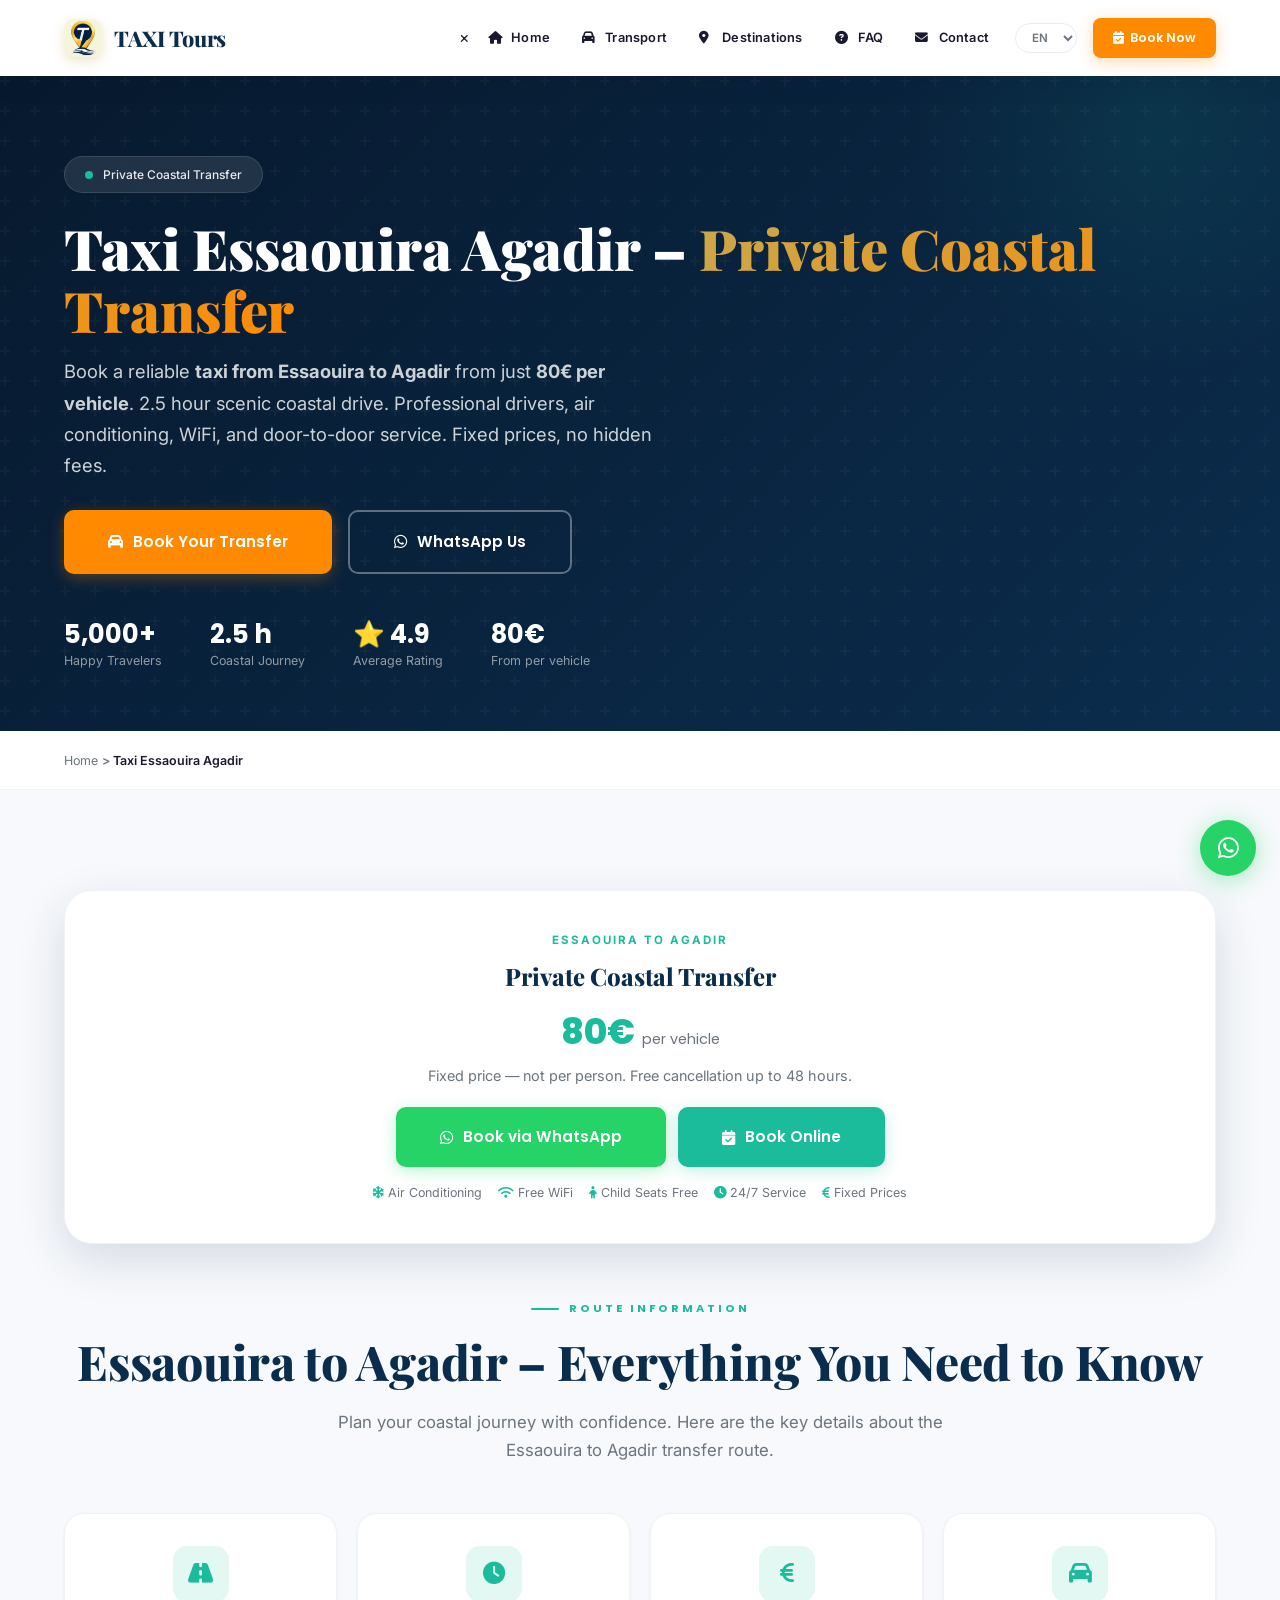
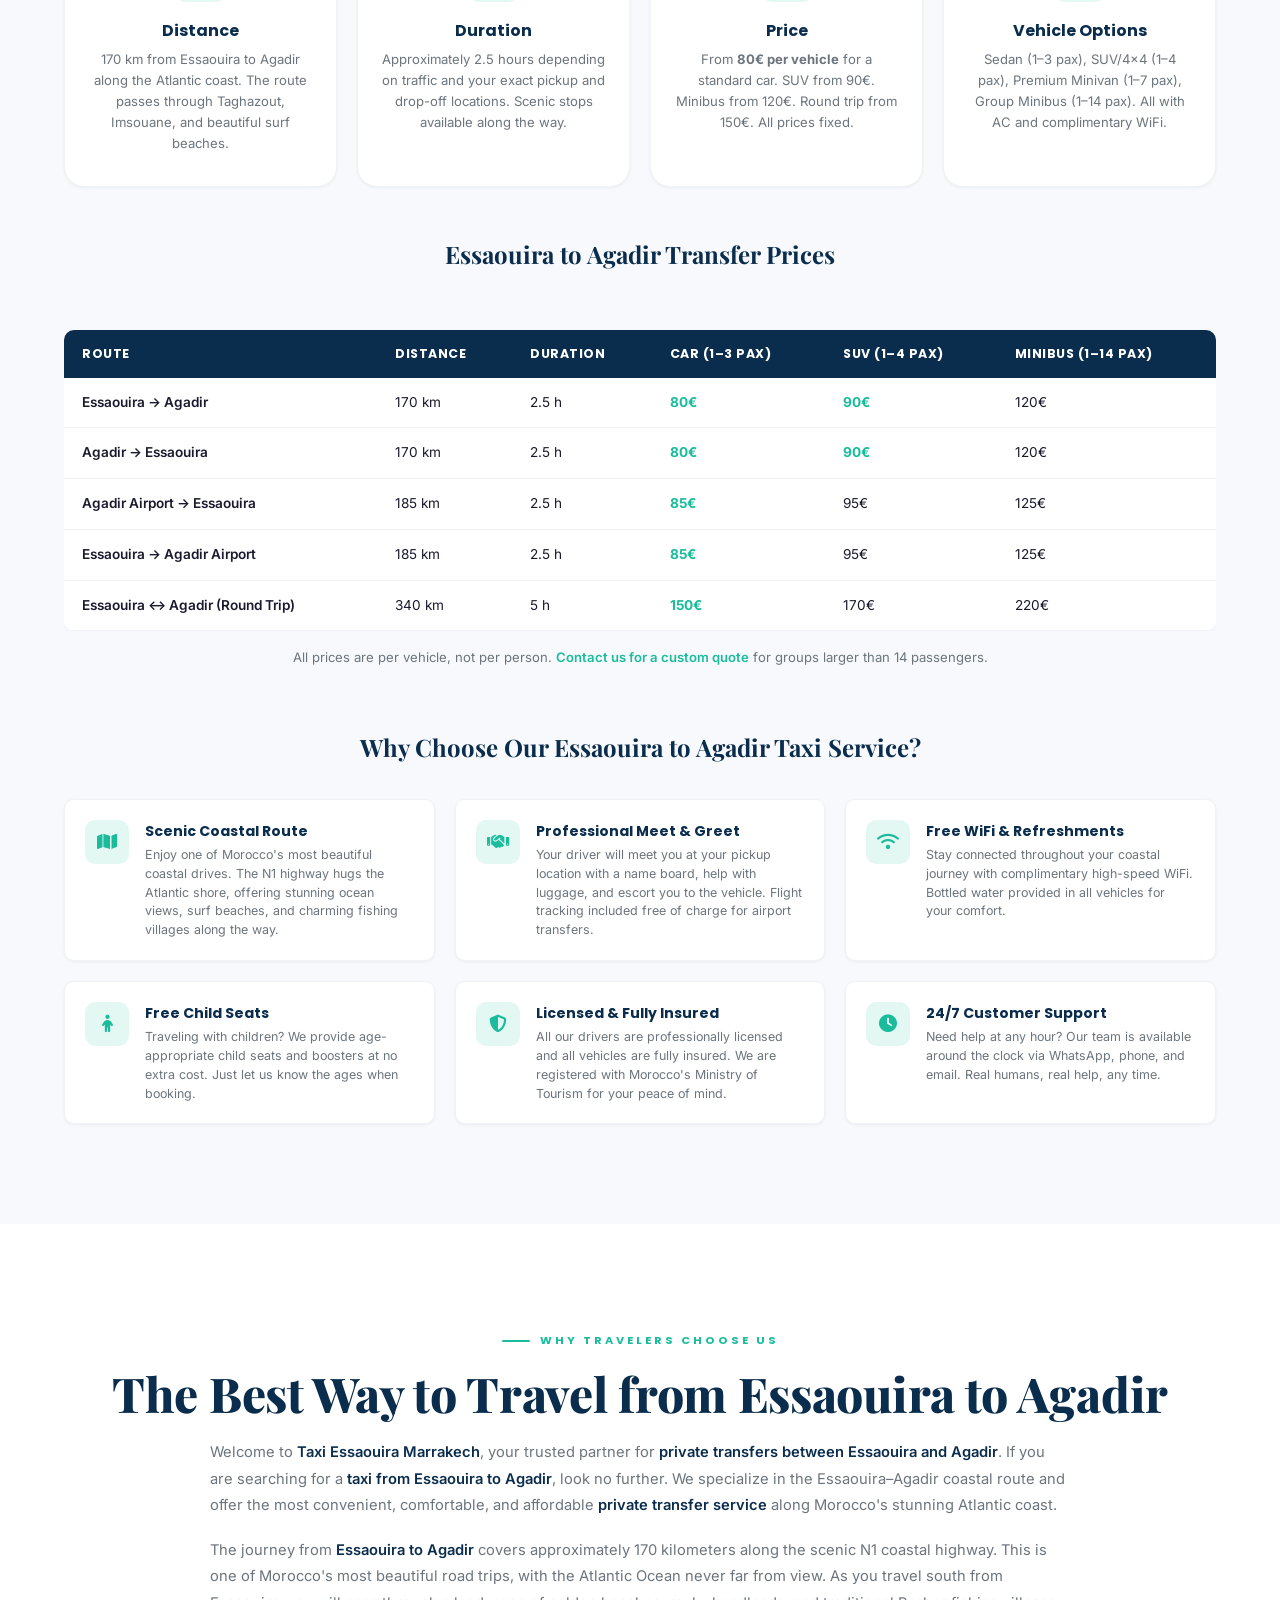
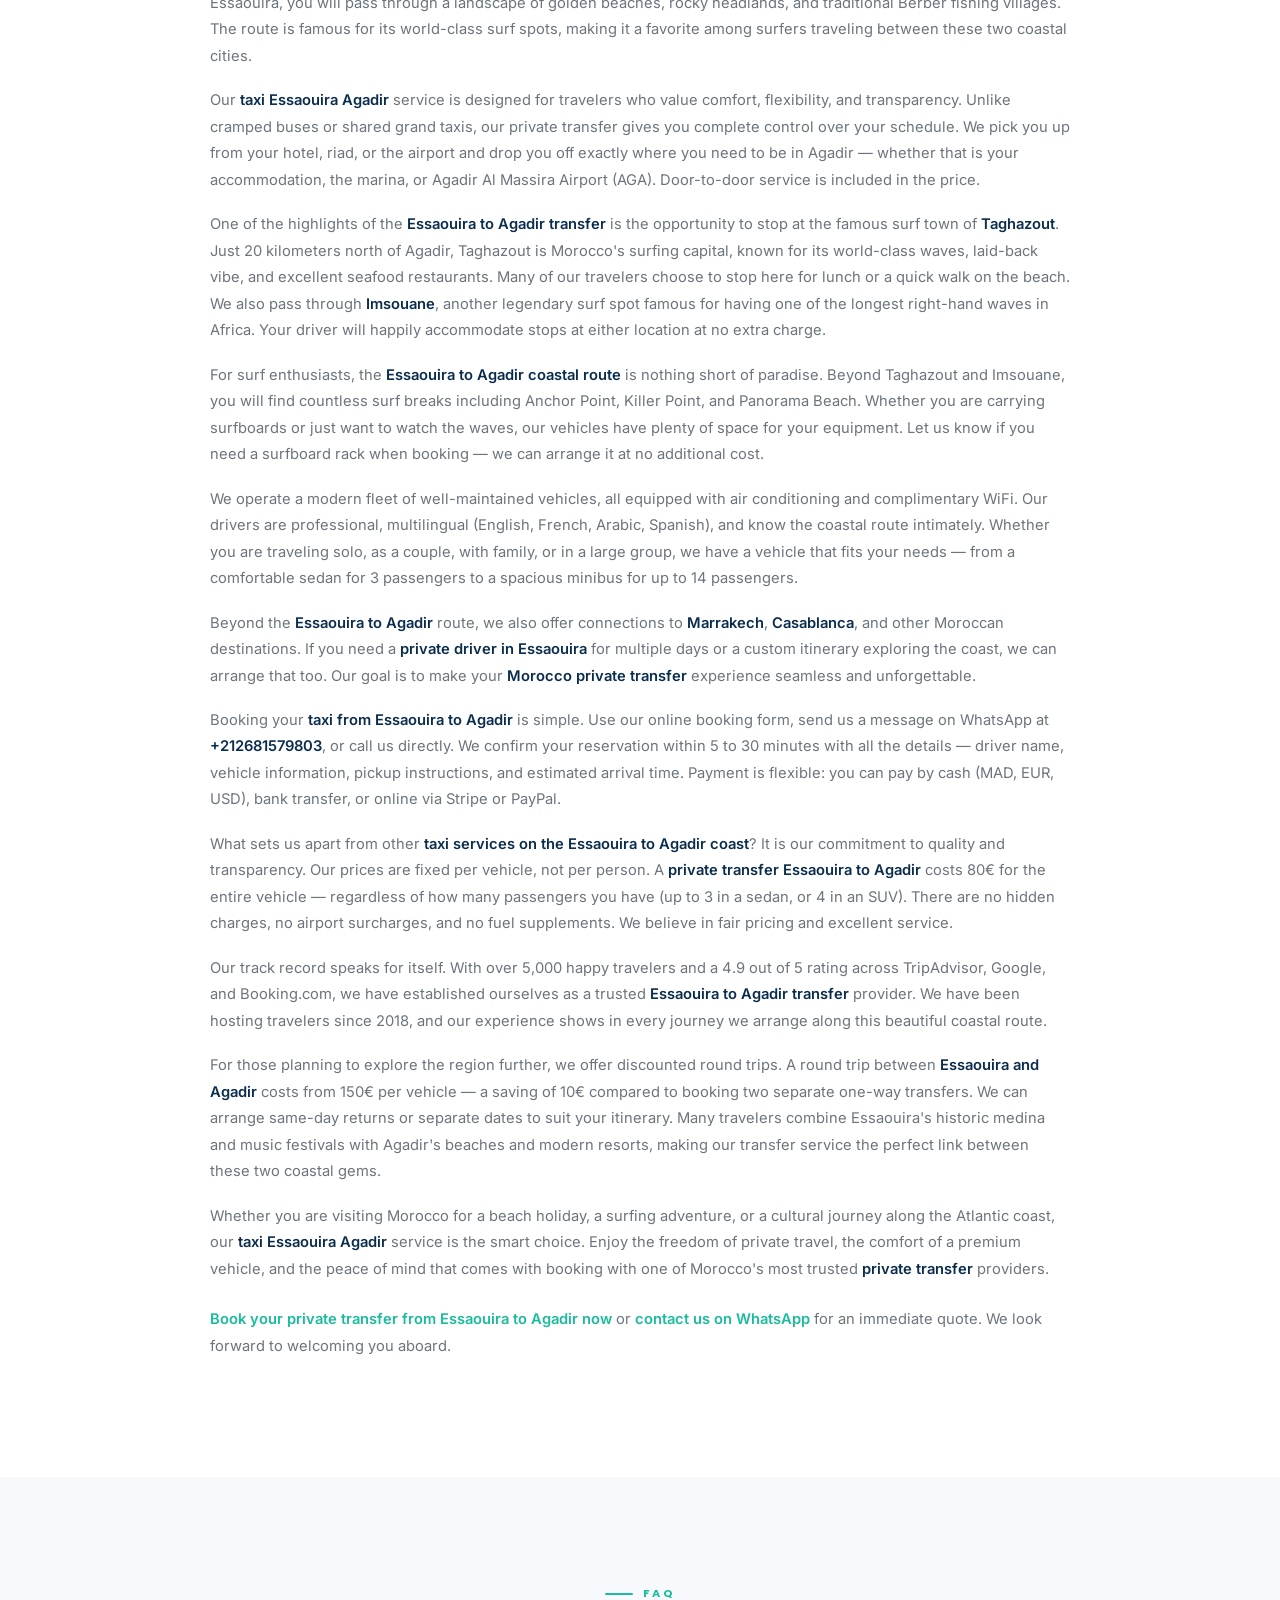
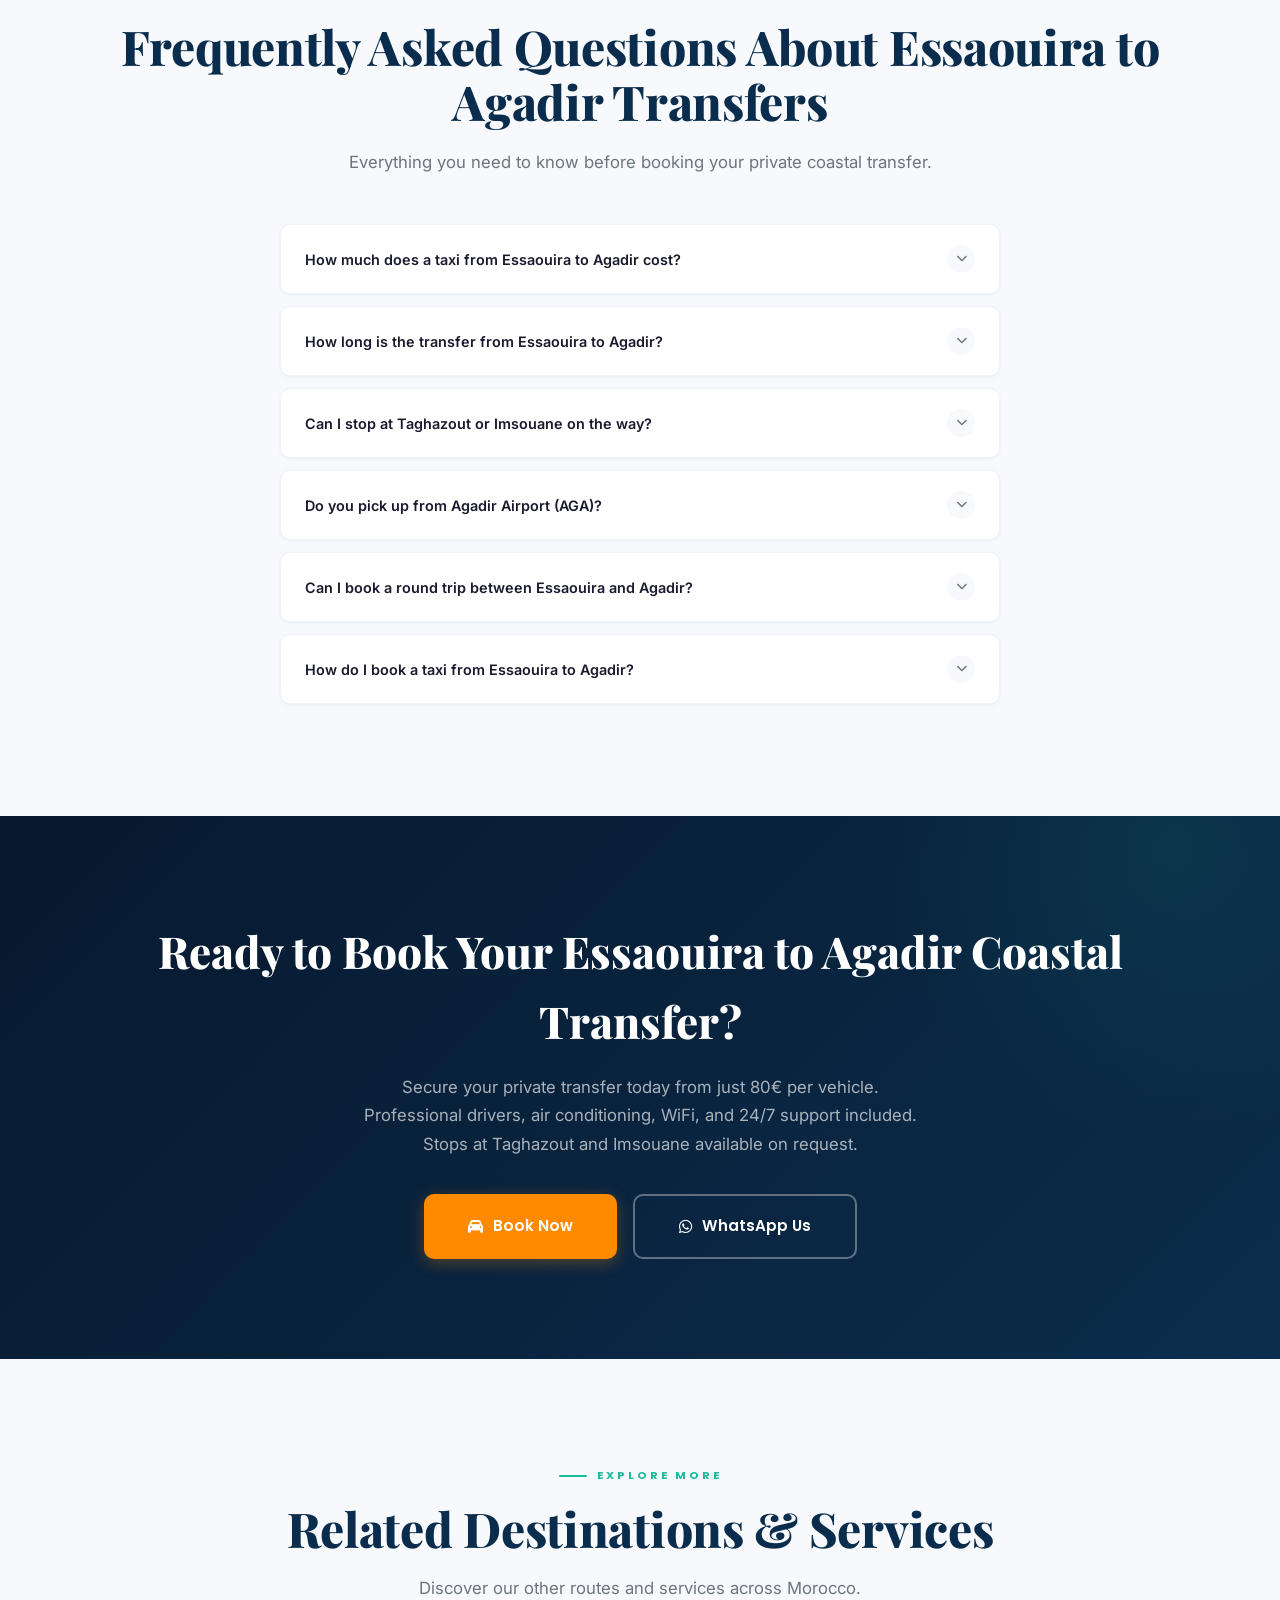
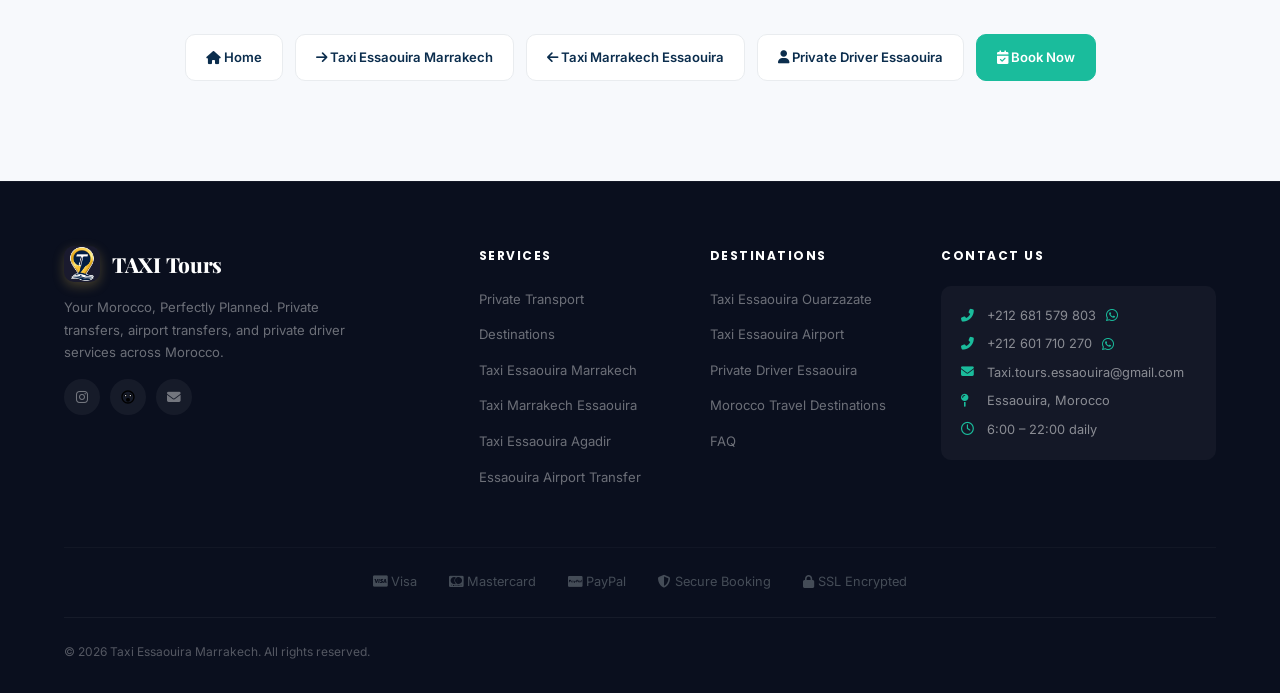
<file: taxi-essaouira-agadir.html>
<!DOCTYPE html>
<html lang="en">

<head>
  <meta charset="UTF-8">
  <meta name="viewport" content="width=device-width,initial-scale=1">
  <link rel="icon" type="image/svg+xml" href="./images/logo-icon.png">
  <link rel="apple-touch-icon" href="./images/logo-icon.png">
  <link rel="canonical" href="https://www.taximarrakeckessaouiraa.com/taxi-essaouira-agadir.html">
  <meta name="theme-color" content="#0B2D4D">

  <title>Taxi Essaouira Agadir | Private Transfer from 80€</title>
  <meta name="description" content="Book a private taxi from Essaouira to Agadir from 80€ per vehicle. 2.5 hour coastal journey. Professional drivers, air conditioning, WiFi. Fixed prices, 24/7 service.">
  <meta name="keywords" content="Taxi Essaouira Agadir, Private Transfer Essaouira Agadir, Essaouira to Agadir Taxi, Agadir Airport Transfer, Taxi Essaouira Agadir Coast, Private Driver Essaouira, Morocco Private Transfer">

  <meta property="og:type" content="website">
  <meta property="og:url" content="https://www.taximarrakeckessaouiraa.com/taxi-essaouira-agadir.html">
  <meta property="og:title" content="Taxi Essaouira Agadir | Private Transfer from 80€">
  <meta property="og:description" content="Book a private taxi from Essaouira to Agadir from 80€ per vehicle. 2.5 hour coastal journey. Professional drivers, air conditioning, WiFi. Fixed prices, 24/7 service.">
  <meta property="og:image" content="https://www.taximarrakeckessaouiraa.com/images/og-image.jpg">
  <meta property="og:image:width" content="1200">
  <meta property="og:image:height" content="630">
  <meta property="og:locale" content="en_US">
  <meta property="og:site_name" content="Taxi Essaouira Marrakech">

  <meta name="twitter:card" content="summary_large_image">
  <meta name="twitter:title" content="Taxi Essaouira Agadir | Private Transfer from 80€">
  <meta name="twitter:description" content="Book a private taxi from Essaouira to Agadir from 80€ per vehicle. 2.5 hour coastal journey. Professional drivers, air conditioning, WiFi. Fixed prices, 24/7 service.">
  <meta name="twitter:image" content="https://www.taximarrakeckessaouiraa.com/images/og-image.jpg">

  <meta name="robots" content="index, follow, max-snippet:-1, max-image-preview:large">
  <meta name="googlebot" content="index, follow, max-snippet:-1, max-image-preview:large">

  <link rel="alternate" hreflang="en" href="https://www.taximarrakeckessaouiraa.com/taxi-essaouira-agadir.html">
  <link rel="alternate" hreflang="fr" href="https://www.taximarrakeckessaouiraa.com/fr/taxi-essaouira-agadir.html">

  <script type="application/ld+json">
  {
    "@context": "https://schema.org",
    "@type": "LocalBusiness",
    "name": "Taxi Essaouira Marrakech",
    "image": "https://www.taximarrakeckessaouiraa.com/images/logo-horizontal.svg",
    "logo": "https://www.taximarrakeckessaouiraa.com/images/logo-icon.png",
    "url": "https://www.taximarrakeckessaouiraa.com",
    "telephone": "+212681579803",
    "email": "Taxi.tours.essaouira@gmail.com",
    "description": "Private taxi and transfer services specializing in the Essaouira to Agadir coastal route. Professional drivers, fixed prices from 80€, air conditioning, WiFi.",
    "priceRange": "€€",
    "address": {
      "@type": "PostalAddress",
      "addressLocality": "Essaouira",
      "addressRegion": "Marrakech-Safi",
      "addressCountry": "MA"
    },
    "aggregateRating": {
      "@type": "AggregateRating",
      "ratingValue": "4.9",
      "reviewCount": "500",
      "bestRating": "5"
    },
    "openingHoursSpecification": [
      {
        "@type": "OpeningHoursSpecification",
        "dayOfWeek": ["Monday","Tuesday","Wednesday","Thursday","Friday","Saturday","Sunday"],
        "opens": "06:00",
        "closes": "22:00"
      }
    ],
    "sameAs": [
      "https://www.instagram.com/taxi.tours.essaouira",
      "https://www.tripadvisor.com/Profile/Taxitoursessaouira"
    ],
    "areaServed": [
      {"@type": "City", "name": "Marrakech"},
      {"@type": "City", "name": "Essaouira"},
      {"@type": "City", "name": "Agadir"},
      {"@type": "City", "name": "Taghazout"},
      {"@type": "City", "name": "Casablanca"}
    ]
  }
  </script>

  <script type="application/ld+json">
  {
    "@context": "https://schema.org",
    "@type": "Product",
    "name": "Taxi Essaouira Agadir Private Transfer",
    "description": "Private taxi transfer from Essaouira to Agadir. 2.5 hour coastal journey, air conditioning, WiFi, professional driver.",
    "brand": {
      "@type": "Brand",
      "name": "Taxi Essaouira Marrakech"
    },
    "offers": {
      "@type": "Offer",
      "price": "80",
      "priceCurrency": "EUR",
      "availability": "https://schema.org/InStock",
      "url": "https://www.taximarrakeckessaouiraa.com/taxi-essaouira-agadir.html"
    },
    "aggregateRating": {
      "@type": "AggregateRating",
      "ratingValue": "4.9",
      "reviewCount": "500",
      "bestRating": "5"
    }
  }
  </script>

  <script type="application/ld+json">
  {
    "@context": "https://schema.org",
    "@type": "BreadcrumbList",
    "itemListElement": [
      {"@type": "ListItem", "position": 1, "name": "Home", "item": "https://www.taximarrakeckessaouiraa.com/"},
      {"@type": "ListItem", "position": 2, "name": "Taxi Essaouira Agadir", "item": "https://www.taximarrakeckessaouiraa.com/taxi-essaouira-agadir.html"}
    ]
  }
  </script>

  <script type="application/ld+json">
  {
    "@context": "https://schema.org",
    "@type": "FAQPage",
    "mainEntity": [
      {
        "@type": "Question",
        "name": "How much does a taxi from Essaouira to Agadir cost?",
        "acceptedAnswer": {
          "@type": "Answer",
          "text": "A private taxi from Essaouira to Agadir costs 80€ per vehicle (not per person) for a standard car up to 3 passengers. An SUV costs 90€ for up to 4 passengers, and a minibus is available from 120€ for larger groups. All prices are fixed with no hidden fees."
        }
      },
      {
        "@type": "Question",
        "name": "How long does the Essaouira to Agadir transfer take?",
        "acceptedAnswer": {
          "@type": "Answer",
          "text": "The transfer from Essaouira to Agadir takes approximately 2.5 hours covering 170 km along the Atlantic coast. The scenic route passes through charming surf towns like Taghazout and Imsouane. We offer comfortable vehicles with air conditioning and complimentary WiFi."
        }
      },
      {
        "@type": "Question",
        "name": "Can I stop at Taghazout or Imsouane on the way from Essaouira to Agadir?",
        "acceptedAnswer": {
          "@type": "Answer",
          "text": "Absolutely. Many of our travelers choose to make stops at Taghazout, Imsouane, or other surf towns along the way. Whether you want to grab lunch, watch the surfers, or take photos of the coastline, your driver will be happy to accommodate your requests at no extra charge."
        }
      },
      {
        "@type": "Question",
        "name": "Do you offer airport transfers from Agadir Airport (AGA) to Essaouira?",
        "acceptedAnswer": {
          "@type": "Answer",
          "text": "Yes, we provide Agadir Al Massira Airport (AGA) transfers to and from Essaouira. Our drivers track your flight in real-time, offer complimentary waiting time, and provide a professional meet-and-greet service at the arrivals hall. Prices start from 80€ per vehicle."
        }
      },
      {
        "@type": "Question",
        "name": "Can I book a round trip from Essaouira to Agadir?",
        "acceptedAnswer": {
          "@type": "Answer",
          "text": "Yes, we offer round trip transfers between Essaouira and Agadir from 150€ per vehicle — a saving compared to booking two one-way trips. You can choose same-day return or separate dates. We coordinate both pickups so you don't have to worry about anything."
        }
      },
      {
        "@type": "Question",
        "name": "How do I book a taxi from Essaouira to Agadir?",
        "acceptedAnswer": {
          "@type": "Answer",
          "text": "Booking is simple. You can use our online booking form, send a message on WhatsApp to +212681579803, call us, or email us at Taxi.tours.essaouira@gmail.com. We confirm your reservation within 5–30 minutes with all details including driver name and vehicle information."
        }
      }
    ]
  }
  </script>

  <meta http-equiv="Cache-Control" content="public, max-age=31536000, immutable">

  <link rel="preconnect" href="https://fonts.googleapis.com">
  <link rel="preconnect" href="https://fonts.gstatic.com" crossorigin>
  <link href="https://fonts.googleapis.com/css2?family=Playfair+Display:ital,wght@0,400;0,600;0,700;0,800;0,900;1,400&family=Poppins:wght@400;500;600;700;800&family=Inter:wght@300;400;500;600;700&display=swap" rel="stylesheet">
  <link rel="stylesheet" href="https://cdnjs.cloudflare.com/ajax/libs/font-awesome/6.5.0/css/all.min.css">

  <style>
    :root {
      --primary: #0B2D4D;
      --primary-light: #134074;
      --primary-dark: #07192e;
      --secondary: #1ABC9C;
      --secondary-dark: #16a085;
      --secondary-light: rgba(26, 188, 156, 0.12);
      --cta: #FF8A00;
      --cta-hover: #e67e00;
      --cta-light: rgba(255, 138, 0, 0.12);
      --gold: #C9A84C;
      --gold-light: rgba(201, 168, 76, 0.15);
      --bg: #F7F9FC;
      --bg-white: #fff;
      --bg-dark: #0A0F1E;
      --text: #1a1a2e;
      --text-muted: #6c757d;
      --text-light: #fff;
      --border: #e9ecef;
      --border-light: #f0f2f5;
      --radius: 20px;
      --radius-sm: 10px;
      --radius-lg: 28px;
      --shadow-xs: 0 1px 3px rgba(11, 45, 77, 0.06);
      --shadow-sm: 0 2px 8px rgba(11, 45, 77, 0.08);
      --shadow-md: 0 8px 30px rgba(11, 45, 77, 0.10);
      --shadow-lg: 0 16px 48px rgba(11, 45, 77, 0.14);
      --shadow-xl: 0 24px 64px rgba(11, 45, 77, 0.18);
      --shadow-glow-secondary: 0 8px 32px rgba(26, 188, 156, 0.25);
      --shadow-glow-cta: 0 8px 32px rgba(255, 138, 0, 0.3);
      --shadow-glow-gold: 0 8px 32px rgba(201, 168, 76, 0.25);
      --transition: 0.3s cubic-bezier(0.4, 0, 0.2, 1);
      --transition-slow: 0.5s cubic-bezier(0.4, 0, 0.2, 1);
      --transition-bounce: 0.4s cubic-bezier(0.34, 1.56, 0.64, 1);
      --nav-height: 76px;
      --max-width: 1200px;
      --font-display: 'Playfair Display', Georgia, serif;
      --font-ui: 'Poppins', sans-serif;
      --font-body: 'Inter', -apple-system, BlinkMacSystemFont, sans-serif;
      --glass-bg: rgba(255, 255, 255, 0.10);
      --glass-border: rgba(255, 255, 255, 0.15);
    }

    *, *::before, *::after { margin: 0; padding: 0; box-sizing: border-box }
    html { scroll-behavior: smooth; font-size: 16px; -webkit-tap-highlight-color: transparent }
    body { font-family: var(--font-body); color: var(--text); background: var(--bg); line-height: 1.6; -webkit-font-smoothing: antialiased; overflow-x: hidden; padding-top: var(--nav-height) }
    img { max-width: 100%; height: auto; display: block }
    a { text-decoration: none; color: inherit }
    ul { list-style: none }
    button { cursor: pointer; border: none; background: none; font: inherit; color: inherit }
    input, select, textarea { font: inherit; outline: none }
    ::selection { background: rgba(26, 188, 156, 0.2); color: var(--primary) }

    .container { width: 100%; max-width: var(--max-width); margin: 0 auto; padding: 0 24px }
    .section { padding: 100px 0 }
    .section-label { display: inline-flex; align-items: center; gap: 10px; font-family: var(--font-ui); font-size: 0.7rem; font-weight: 700; text-transform: uppercase; letter-spacing: 3px; color: var(--secondary); margin-bottom: 16px }
    .section-label::before { content: ''; width: 28px; height: 2px; background: var(--secondary); border-radius: 2px }
    .section-title { font-family: var(--font-display); font-size: clamp(2rem, 4.5vw, 3rem); font-weight: 800; color: var(--primary); line-height: 1.15; margin-bottom: 18px; letter-spacing: -0.3px }
    .section-subtitle { font-size: 1.05rem; color: var(--text-muted); max-width: 620px; line-height: 1.7 }
    .text-center { text-align: center }
    .text-center .section-subtitle { margin: 0 auto }

    .glass { background: var(--glass-bg); backdrop-filter: blur(16px); -webkit-backdrop-filter: blur(16px); border: 1px solid var(--glass-border) }
    .glass-card { background: rgba(255, 255, 255, 0.92); backdrop-filter: blur(20px); -webkit-backdrop-filter: blur(20px); border: 1px solid rgba(255, 255, 255, 0.6); box-shadow: var(--shadow-lg) }

    .btn { display: inline-flex; align-items: center; justify-content: center; gap: 10px; font-family: var(--font-ui); font-weight: 600; font-size: 0.85rem; padding: 14px 32px; border-radius: var(--radius-sm); transition: var(--transition); white-space: nowrap; position: relative; overflow: hidden }
    .btn::after { content: ''; position: absolute; inset: 0; background: rgba(255, 255, 255, 0.12); opacity: 0; transition: opacity 0.3s }
    .btn:hover::after { opacity: 1 }
    .btn:active { transform: scale(0.97) }
    .btn-primary { background: var(--primary); color: var(--text-light); box-shadow: 0 4px 16px rgba(11, 45, 77, 0.2) }
    .btn-primary:hover { background: var(--primary-light); transform: translateY(-2px); box-shadow: 0 8px 28px rgba(11, 45, 77, 0.3) }
    .btn-secondary { background: var(--secondary); color: var(--text-light); box-shadow: 0 4px 16px rgba(26, 188, 156, 0.25) }
    .btn-secondary:hover { background: var(--secondary-dark); transform: translateY(-2px); box-shadow: var(--shadow-glow-secondary) }
    .btn-cta { background: var(--cta); color: var(--text-light); box-shadow: 0 4px 16px rgba(255, 138, 0, 0.3) }
    .btn-cta:hover { background: var(--cta-hover); transform: translateY(-2px); box-shadow: var(--shadow-glow-cta) }
    .btn-outline { background: transparent; border: 2px solid rgba(255, 255, 255, 0.35); color: var(--text-light) }
    .btn-outline:hover { background: rgba(255, 255, 255, 0.1); border-color: rgba(255, 255, 255, 0.6); transform: translateY(-2px) }
    .btn-whatsapp { background: #25D366; color: white; box-shadow: 0 4px 16px rgba(37, 211, 102, 0.3) }
    .btn-whatsapp:hover { background: #20bd5d; transform: translateY(-2px); box-shadow: 0 8px 28px rgba(37, 211, 102, 0.35) }
    .btn-gold { background: var(--gold); color: var(--primary); box-shadow: 0 4px 16px rgba(201, 168, 76, 0.3) }
    .btn-gold:hover { background: #b8963a; transform: translateY(-2px); box-shadow: var(--shadow-glow-gold) }
    .btn-sm { padding: 10px 20px; font-size: 0.78rem; border-radius: 8px }
    .btn-lg { padding: 18px 44px; font-size: 0.95rem }
    .btn-block { width: 100%; justify-content: center }
    .btn-icon { width: 44px; height: 44px; padding: 0; border-radius: 50% }

    .navbar { position: fixed; top: 0; left: 0; right: 0; z-index: 1000; height: var(--nav-height); display: flex; align-items: center; transition: background 0.4s cubic-bezier(0.4, 0, 0.2, 1), box-shadow 0.4s cubic-bezier(0.4, 0, 0.2, 1); background: rgba(255, 255, 255, 0.9); -webkit-backdrop-filter: blur(16px); backdrop-filter: blur(16px); box-shadow: 0 4px 30px rgba(0, 0, 0, 0.08) }
    .navbar .container { display: flex; align-items: center; justify-content: space-between; height: 100% }
    .navbar-brand { display: flex; align-items: center; gap: 12px; font-family: var(--font-display); font-weight: 800; font-size: 1.35rem; color: var(--primary); letter-spacing: -0.3px; flex-shrink: 0 }
    .navbar-brand-icon { width: 38px; height: 38px; background: linear-gradient(135deg, var(--gold), #a8892e); border-radius: 10px; display: flex; align-items: center; justify-content: center; font-size: 1rem; color: var(--primary-dark); box-shadow: 0 4px 12px rgba(201, 168, 76, 0.3); flex-shrink: 0 }
    .navbar-menu { display: flex; align-items: center; gap: 4px }
    .navbar-link { position: relative; font-size: 0.8rem; font-weight: 600; color: var(--text); padding: 8px 14px; border-radius: var(--radius-sm); transition: color 0.3s ease, background 0.3s ease; letter-spacing: 0.2px }
    .navbar-link::before { content: ''; position: absolute; inset: 0; border-radius: var(--radius-sm); background: var(--bg); opacity: 0; transform: scale(0.92); transition: opacity 0.3s ease, transform 0.3s ease }
    .navbar-link:hover::before { opacity: 1; transform: scale(1) }
    .navbar-link:hover { color: var(--primary) }
    .navbar-link::after { content: ''; position: absolute; bottom: 3px; left: 50%; transform: translateX(-50%) scaleX(0); width: 18px; height: 2.5px; background: var(--gold); border-radius: 3px; transition: transform 0.35s cubic-bezier(0.34, 1.56, 0.64, 1) }
    .navbar-link.active::after { transform: translateX(-50%) scaleX(1) }
    .navbar-lang { margin-left: 8px; padding: 6px 12px; border-radius: 50px; font-size: 0.72rem; font-weight: 600; color: var(--text-muted); border: 1px solid var(--border); transition: color 0.3s ease, border-color 0.3s ease, background 0.3s ease; background: transparent; cursor: pointer; outline: none }
    .navbar-cta { margin-left: 12px }
    .navbar-cta .btn { gap: 6px }
    .navbar-overlay { display: none }
    .navbar-toggle { display: none; flex-direction: column; gap: 5px; padding: 6px; cursor: pointer; z-index: 1001; background: none; border: none }
    .navbar-toggle span { display: block; width: 24px; height: 2.5px; background: var(--primary); border-radius: 3px; transition: transform 0.35s cubic-bezier(0.34, 1.56, 0.64, 1), opacity 0.25s ease, background 0.3s ease }
    .navbar-toggle.active span:nth-child(1) { transform: rotate(45deg) translate(5px, 5px) }
    .navbar-toggle.active span:nth-child(2) { opacity: 0; transform: translateX(-10px) }
    .navbar-toggle.active span:nth-child(3) { transform: rotate(-45deg) translate(5px, -5px) }

    .page-hero { position: relative; min-height: 60vh; display: flex; align-items: center; overflow: hidden; background: linear-gradient(135deg, var(--primary-dark), var(--primary)) }
    .page-hero::before { content: ''; position: absolute; inset: 0; background: url("data:image/svg+xml,%3Csvg width='60' height='60' viewBox='0 0 60 60' xmlns='http://www.w3.org/2000/svg'%3E%3Cg fill='none' fill-rule='evenodd'%3E%3Cg fill='%23ffffff' fill-opacity='0.03'%3E%3Cpath d='M36 34v-4h-2v4h-4v2h4v4h2v-4h4v-2h-4zm0-30V0h-2v4h-4v2h4v4h2V6h4V4h-4zM6 34v-4H4v4H0v2h4v4h2v-4h4v-2H6zM6 4V0H4v4H0v2h4v4h2V6h4V4H6z'/%3E%3C/g%3E%3C/g%3E%3C/svg%3E"); pointer-events: none }
    .page-hero::after { content: ''; position: absolute; top: -30%; right: -10%; width: 500px; height: 500px; background: radial-gradient(circle, rgba(26, 188, 156, 0.1), transparent 70%); border-radius: 50%; pointer-events: none }
    .page-hero-content { position: relative; z-index: 2; width: 100%; padding: 80px 0 60px }
    .page-hero-badge { display: inline-flex; align-items: center; gap: 10px; background: rgba(255, 255, 255, 0.10); backdrop-filter: blur(12px); border: 1px solid rgba(255, 255, 255, 0.12); padding: 8px 20px; border-radius: 50px; font-size: 0.75rem; font-weight: 500; color: rgba(255, 255, 255, 0.9); margin-bottom: 24px }
    .page-hero-badge-dot { width: 8px; height: 8px; background: var(--secondary); border-radius: 50%; animation: pulse-dot 2s infinite }
    @keyframes pulse-dot { 0%,100% { opacity: 1; transform: scale(1) } 50% { opacity: 0.5; transform: scale(0.8) } }
    .page-hero h1 { font-family: var(--font-display); font-size: clamp(2.2rem, 5vw, 3.5rem); font-weight: 900; color: var(--text-light); line-height: 1.1; margin-bottom: 16px }
    .page-hero h1 span { background: linear-gradient(135deg, var(--gold) 0%, var(--cta) 100%); -webkit-background-clip: text; -webkit-text-fill-color: transparent; background-clip: text }
    .page-hero p { font-size: clamp(0.95rem, 1.5vw, 1.15rem); color: rgba(255, 255, 255, 0.8); max-width: 600px; line-height: 1.7; margin-bottom: 28px }
    .page-hero-actions { display: flex; gap: 16px; flex-wrap: wrap }
    .page-hero-stats { display: flex; gap: 48px; margin-top: 48px }
    .page-hero-stat-value { font-family: var(--font-ui); font-size: 1.6rem; font-weight: 700; color: var(--text-light); line-height: 1 }
    .page-hero-stat-label { font-size: 0.78rem; color: rgba(255, 255, 255, 0.55); margin-top: 4px }

    .breadcrumbs { padding: 16px 0; background: var(--bg-white); border-bottom: 1px solid var(--border-light) }
    .breadcrumbs a { font-size: 0.78rem; color: var(--text-muted); transition: color 0.3s }
    .breadcrumbs a:hover { color: var(--secondary) }
    .breadcrumbs span { font-size: 0.78rem; color: var(--text); font-weight: 600 }

    .info-grid { display: grid; grid-template-columns: repeat(auto-fit, minmax(220px, 1fr)); gap: 20px; margin-top: 48px }
    .info-card { background: var(--bg-white); border-radius: var(--radius); padding: 32px 24px; text-align: center; box-shadow: var(--shadow-xs); border: 1px solid var(--border-light); transition: var(--transition-bounce) }
    .info-card:hover { transform: translateY(-6px); box-shadow: var(--shadow-lg); border-color: var(--secondary) }
    .info-card-icon { width: 56px; height: 56px; margin: 0 auto 16px; background: var(--secondary-light); border-radius: 14px; display: flex; align-items: center; justify-content: center; font-size: 1.4rem; color: var(--secondary) }
    .info-card h3 { font-family: var(--font-ui); font-size: 1rem; font-weight: 700; color: var(--primary); margin-bottom: 6px }
    .info-card p { font-size: 0.82rem; color: var(--text-muted); line-height: 1.6 }

    .pricing-table { width: 100%; border-collapse: collapse; font-size: 0.85rem; margin-top: 32px; border-radius: var(--radius-sm); overflow: hidden; box-shadow: var(--shadow-xs) }
    .pricing-table thead { background: var(--primary); color: white }
    .pricing-table th { padding: 14px 18px; text-align: left; font-family: var(--font-ui); font-size: 0.78rem; text-transform: uppercase; letter-spacing: 0.5px }
    .pricing-table td { padding: 14px 18px; border-bottom: 1px solid var(--border-light); background: var(--bg-white) }
    .pricing-table tbody tr:hover td { background: var(--secondary-light) }
    .pricing-table .highlight { font-weight: 700; color: var(--secondary) }

    .features-list { display: grid; grid-template-columns: repeat(auto-fit, minmax(280px, 1fr)); gap: 20px; margin-top: 32px }
    .feature-item { display: flex; gap: 16px; padding: 20px; background: var(--bg-white); border-radius: var(--radius-sm); box-shadow: var(--shadow-xs); border: 1px solid var(--border-light); transition: var(--transition) }
    .feature-item:hover { border-color: var(--secondary); box-shadow: var(--shadow-sm) }
    .feature-item-icon { width: 44px; height: 44px; background: var(--secondary-light); border-radius: 10px; display: flex; align-items: center; justify-content: center; font-size: 1.1rem; color: var(--secondary); flex-shrink: 0 }
    .feature-item-text h4 { font-family: var(--font-ui); font-size: 0.88rem; font-weight: 700; color: var(--primary); margin-bottom: 4px }
    .feature-item-text p { font-size: 0.78rem; color: var(--text-muted); line-height: 1.5 }

    .seo-content { font-size: 0.92rem; color: var(--text-muted); line-height: 1.8; max-width: 860px; margin: 0 auto }
    .seo-content p { margin-bottom: 18px }
    .seo-content strong { color: var(--primary); font-weight: 600 }
    .seo-content a { color: var(--secondary); font-weight: 600 }
    .seo-content a:hover { text-decoration: underline }

    .faq-list { max-width: 720px; margin: 0 auto }
    .faq-item { background: var(--bg-white); border-radius: var(--radius-sm); margin-bottom: 12px; box-shadow: var(--shadow-xs); border: 1px solid var(--border-light); overflow: hidden; transition: var(--transition) }
    .faq-item:hover { box-shadow: var(--shadow-sm) }
    .faq-item.open { box-shadow: var(--shadow-md); border-color: var(--secondary) }
    .faq-question { display: flex; align-items: center; justify-content: space-between; width: 100%; padding: 20px 24px; font-size: 0.9rem; font-weight: 600; color: var(--text); text-align: left; transition: var(--transition); cursor: pointer }
    .faq-item.open .faq-question { color: var(--secondary) }
    .faq-icon { width: 28px; height: 28px; border-radius: 50%; background: var(--bg); display: flex; align-items: center; justify-content: center; font-size: 0.7rem; color: var(--text-muted); transition: var(--transition); flex-shrink: 0 }
    .faq-item.open .faq-icon { background: var(--secondary-light); color: var(--secondary); transform: rotate(180deg) }
    .faq-answer { max-height: 0; overflow: hidden; transition: max-height 0.35s ease, padding 0.35s ease; padding: 0 24px }
    .faq-item.open .faq-answer { max-height: 300px; padding: 0 24px 20px }
    .faq-answer p { font-size: 0.83rem; color: var(--text-muted); line-height: 1.7 }

    .cta-section { background: linear-gradient(135deg, var(--primary-dark), var(--primary)); position: relative; overflow: hidden }
    .cta-section::before { content: ''; position: absolute; top: -50%; right: -15%; width: 600px; height: 600px; background: radial-gradient(circle, rgba(26, 188, 156, 0.1), transparent 70%); border-radius: 50%; pointer-events: none }
    .cta-content { position: relative; z-index: 2; text-align: center }
    .cta-title { font-family: var(--font-display); font-size: clamp(1.75rem, 4vw, 2.75rem); font-weight: 800; color: var(--text-light); margin-bottom: 16px }
    .cta-text { color: rgba(255, 255, 255, 0.65); font-size: 1.05rem; max-width: 560px; margin: 0 auto 36px; line-height: 1.7 }
    .cta-actions { display: flex; justify-content: center; gap: 16px; flex-wrap: wrap }

    .route-cta-card { background: var(--bg-white); border-radius: var(--radius-lg); padding: 40px; box-shadow: var(--shadow-lg); text-align: center; border: 1px solid var(--border-light) }
    .route-cta-card h3 { font-family: var(--font-display); font-size: 1.5rem; font-weight: 800; color: var(--primary); margin-bottom: 8px }
    .route-cta-card p { color: var(--text-muted); font-size: 0.9rem; margin-bottom: 20px }
    .route-cta-price { font-family: var(--font-ui); font-size: 2.2rem; font-weight: 800; color: var(--secondary); margin-bottom: 4px }
    .route-cta-price small { font-size: 0.9rem; font-weight: 400; color: var(--text-muted) }
    .route-cta-note { font-size: 0.78rem; color: var(--text-muted); margin-bottom: 24px }

    .internal-links { display: flex; flex-wrap: wrap; gap: 12px; justify-content: center; margin-top: 32px }
    .internal-link { padding: 12px 20px; background: var(--bg-white); border-radius: var(--radius-sm); font-size: 0.82rem; font-weight: 600; color: var(--primary); border: 1px solid var(--border); transition: var(--transition) }
    .internal-link:hover { border-color: var(--secondary); color: var(--secondary); transform: translateY(-2px); box-shadow: var(--shadow-sm) }

    .footer { background: var(--bg-dark); padding: 64px 0 32px; border-top: 1px solid rgba(255, 255, 255, 0.04) }
    .footer-grid { display: grid; grid-template-columns: 2fr 1fr 1fr 1.5fr; gap: 48px; margin-bottom: 48px }
    .footer-brand { font-family: var(--font-display); font-size: 1.3rem; font-weight: 800; color: var(--text-light); display: flex; align-items: center; gap: 12px; margin-bottom: 14px; letter-spacing: -0.3px }
    .footer-brand .navbar-brand-icon { width: 36px; height: 36px; font-size: 0.9rem }
    .footer-desc { font-size: 0.82rem; color: rgba(255, 255, 255, 0.4); line-height: 1.7; max-width: 300px; margin-bottom: 16px }
    .footer-socials { display: flex; gap: 10px }
    .footer-social { width: 36px; height: 36px; border-radius: 50%; background: rgba(255, 255, 255, 0.05); display: flex; align-items: center; justify-content: center; color: rgba(255, 255, 255, 0.4); font-size: 0.85rem; transition: var(--transition) }
    .footer-social:hover { background: var(--secondary); color: white; transform: translateY(-3px) }
    .footer-heading { font-family: var(--font-ui); font-size: 0.75rem; font-weight: 700; color: var(--text-light); text-transform: uppercase; letter-spacing: 1.5px; margin-bottom: 20px }
    .footer-links li { margin-bottom: 10px }
    .footer-links a { font-size: 0.82rem; color: rgba(255, 255, 255, 0.4); transition: var(--transition); display: inline-flex; align-items: center; gap: 8px }
    .footer-links a:hover { color: var(--secondary); transform: translateX(4px) }
    .footer-contact { padding: 20px; background: rgba(255, 255, 255, 0.04); border-radius: var(--radius-sm); margin-top: 12px }
    .footer-contact-item { display: flex; align-items: center; gap: 10px; font-size: 0.8rem; color: rgba(255, 255, 255, 0.5); margin-bottom: 8px }
    .footer-contact-item:last-child { margin-bottom: 0 }
    .footer-contact-item i { width: 16px; color: var(--secondary) }
    .footer-contact-link { color: rgba(255, 255, 255, 0.5); text-decoration: none; transition: color 0.3s ease }
    .footer-contact-link:hover { color: var(--secondary) }
    .footer-contact-wa { color: #25D366; font-size: 0.85rem; transition: transform 0.3s ease; display: inline-flex; align-items: center }
    .footer-contact-wa:hover { color: #20bd5d; transform: scale(1.15) }
    .footer-bottom { padding-top: 24px; border-top: 1px solid rgba(255, 255, 255, 0.05); display: flex; justify-content: space-between; align-items: center; flex-wrap: wrap; gap: 16px }
    .footer-copy { font-size: 0.75rem; color: rgba(255, 255, 255, 0.3) }

    .whatsapp-float { position: fixed; bottom: 24px; right: 24px; z-index: 999; width: 56px; height: 56px; background: #25D366; border-radius: 50%; display: flex; align-items: center; justify-content: center; color: white; font-size: 1.5rem; box-shadow: 0 4px 24px rgba(37, 211, 102, 0.4); transition: var(--transition-bounce); animation: wa-pulse 2.5s ease-in-out infinite }
    .whatsapp-float:hover { transform: scale(1.12); box-shadow: 0 8px 36px rgba(37, 211, 102, 0.5) }
    @keyframes wa-pulse { 0%,100% { box-shadow: 0 4px 24px rgba(37, 211, 102, 0.4) } 50% { box-shadow: 0 4px 40px rgba(37, 211, 102, 0.65) } }
    .whatsapp-float-tooltip { position: absolute; right: 68px; background: white; color: var(--text); padding: 10px 18px; border-radius: var(--radius-sm); font-size: 0.78rem; font-weight: 600; white-space: nowrap; box-shadow: var(--shadow-lg); opacity: 0; pointer-events: none; transition: var(--transition) }
    .whatsapp-float:hover .whatsapp-float-tooltip { opacity: 1; right: 72px }

    .sticky-mobile-cta { display: none; position: fixed; bottom: 0; left: 0; right: 0; z-index: 998; padding: 12px 16px; padding-bottom: calc(12px + env(safe-area-inset-bottom, 0)); background: var(--bg-white); border-top: 1px solid var(--border); box-shadow: 0 -4px 20px rgba(0, 0, 0, 0.08); gap: 10px; animation: slideUp 0.3s ease-out }
    @keyframes slideUp { from { transform: translateY(100%) } to { transform: translateY(0) } }
    .sticky-mobile-cta .btn { flex: 1; justify-content: center }

    .reveal { opacity: 0; transform: translateY(30px); transition: opacity 0.7s ease, transform 0.7s ease }
    .reveal.visible { opacity: 1; transform: translateY(0) }

    body { animation: pageFadeIn 0.5s ease-out }
    @keyframes pageFadeIn { from { opacity: 0 } to { opacity: 1 } }

    @media(max-width:1024px) { .footer-grid { grid-template-columns: repeat(2, 1fr) } }

    @media(max-width:768px) {
      .section { padding: 60px 0 }
      .navbar-overlay { display: block; position: fixed; inset: 0; background: rgba(0, 0, 0, 0.45); z-index: 998; opacity: 0; pointer-events: none; transition: opacity 0.35s ease; -webkit-backdrop-filter: blur(4px); backdrop-filter: blur(4px) }
      .navbar-overlay.open { opacity: 1; pointer-events: auto }
      .navbar-toggle { display: flex }
      .navbar-menu { position: fixed; top: 0; right: -100%; width: min(320px, 85vw); height: 100vh; height: 100dvh; background: var(--primary); flex-direction: column; padding: 90px 28px 32px; align-items: flex-start; transition: right 0.45s cubic-bezier(0.4, 0, 0.2, 1); gap: 4px; z-index: 999; overflow-y: auto; box-shadow: -4px 0 30px rgba(0, 0, 0, 0.15) }
      .navbar-menu.open { right: 0 }
      .navbar-link { width: 100%; padding: 12px 16px; font-size: 0.9rem; border-radius: 8px; color: rgba(255, 255, 255, 0.9) }
      .navbar-link::before { display: none }
      .navbar-link::after { bottom: auto; left: 0; top: 50%; transform: translateY(-50%) scaleY(0); width: 3px; height: 20px }
      .navbar-link.active::after { transform: translateY(-50%) scaleY(1) }
      .navbar-cta { margin-left: 0; margin-top: 8px; width: 100% }
      .navbar-cta .btn { width: 100%; justify-content: center }
      .navbar-lang { display: none }
      .page-hero { min-height: 50vh }
      .page-hero-content { padding: 60px 0 40px }
      .page-hero-stats { gap: 24px; flex-wrap: wrap }
      .sticky-mobile-cta { display: flex }
      .whatsapp-float { bottom: 76px; width: 48px; height: 48px; font-size: 1.25rem }
      .whatsapp-float-tooltip { display: none }
      .footer-grid { grid-template-columns: 1fr; gap: 28px }
    }

    @media(max-width:480px) {
      .page-hero-actions, .cta-actions { flex-direction: column; width: 100% }
      .page-hero-actions .btn, .cta-actions .btn { width: 100%; justify-content: center }
      .pricing-table { font-size: 0.75rem }
      .pricing-table th, .pricing-table td { padding: 10px 12px }
    }
  </style>
</head>

<body>

  <nav class="navbar" id="navbar">
    <div class="container">
      <a href="index.html" class="navbar-brand">
        <span class="navbar-brand-icon" style="background: beige !important;">
          <img src="./images/logo-icon.png" alt="">
        </span>
        <span>TAXI Tours</span>
      </a>
      <div class="navbar-menu" id="navbarMenu">
        <button class="navbar-close" id="navbarClose" aria-label="Close menu">&times;</button>
        <a href="index.html" class="navbar-link"><i class="fas fa-home" style="width:20px"></i> Home</a>
        <a href="index.html#transport" class="navbar-link"><i class="fas fa-car" style="width:20px"></i> Transport</a>
        <a href="index.html#destinations" class="navbar-link"><i class="fas fa-map-marker-alt" style="width:20px"></i> Destinations</a>
        <a href="index.html#faq" class="navbar-link"><i class="fas fa-question-circle" style="width:20px"></i> FAQ</a>
        <a href="index.html#contact" class="navbar-link"><i class="fas fa-envelope" style="width:20px"></i> Contact</a>
        <select class="navbar-lang">
          <option value="en">EN</option>
          <option value="fr">FR</option>
        </select>
        <div class="navbar-cta"><a href="book-now/index.html" class="btn btn-cta btn-sm"><i class="fas fa-calendar-check"></i> Book Now</a></div>
      </div>
      <div class="navbar-overlay" id="navbarOverlay"></div>
      <button class="navbar-toggle" id="navbarToggle" aria-label="Toggle menu"><span></span><span></span><span></span></button>
    </div>
  </nav>

  <section class="page-hero">
    <div class="page-hero-content">
      <div class="container">
        <div class="page-hero-badge"><span class="page-hero-badge-dot"></span>Private Coastal Transfer</div>
        <h1>Taxi Essaouira Agadir – <span>Private Coastal Transfer</span></h1>
        <p>Book a reliable <strong>taxi from Essaouira to Agadir</strong> from just <strong>80€ per vehicle</strong>. 2.5 hour scenic coastal drive. Professional drivers, air conditioning, WiFi, and door-to-door service. Fixed prices, no hidden fees.</p>
        <div class="page-hero-actions">
          <a href="book-now/index.html" class="btn btn-cta btn-lg"><i class="fas fa-car"></i> Book Your Transfer</a>
          <a href="https://wa.me/212681579803?text=Hi!%20I'd%20like%20to%20book%20a%20taxi%20from%20Essaouira%20to%20Agadir" target="_blank" class="btn btn-outline btn-lg"><i class="fab fa-whatsapp"></i> WhatsApp Us</a>
        </div>
        <div class="page-hero-stats">
          <div><div class="page-hero-stat-value">5,000+</div><div class="page-hero-stat-label">Happy Travelers</div></div>
          <div><div class="page-hero-stat-value">2.5 h</div><div class="page-hero-stat-label">Coastal Journey</div></div>
          <div><div class="page-hero-stat-value">⭐ 4.9</div><div class="page-hero-stat-label">Average Rating</div></div>
          <div><div class="page-hero-stat-value">80€</div><div class="page-hero-stat-label">From per vehicle</div></div>
        </div>
      </div>
    </div>
  </section>

  <div class="breadcrumbs">
    <div class="container">
      <a href="index.html">Home</a> <span style="color:var(--text-muted)"> &gt; </span> <span>Taxi Essaouira Agadir</span>
    </div>
  </div>

  <section class="section">
    <div class="container">
      <div class="route-cta-card reveal" style="margin-bottom:48px">
        <div style="font-size:0.72rem;font-weight:700;text-transform:uppercase;letter-spacing:2px;color:var(--secondary);margin-bottom:8px">Essaouira to Agadir</div>
        <h3>Private Coastal Transfer</h3>
        <div class="route-cta-price">80€ <small>per vehicle</small></div>
        <p class="route-cta-note">Fixed price — not per person. Free cancellation up to 48 hours.</p>
        <div style="display:flex;gap:12px;justify-content:center;flex-wrap:wrap">
          <a href="https://wa.me/212681579803?text=I'd%20like%20to%20book%20a%20taxi%20from%20Essaouira%20to%20Agadir%20(80%C2%AC)" target="_blank" class="btn btn-whatsapp btn-lg"><i class="fab fa-whatsapp"></i> Book via WhatsApp</a>
          <a href="book-now/index.html" class="btn btn-secondary btn-lg"><i class="fas fa-calendar-check"></i> Book Online</a>
        </div>
        <div style="margin-top:16px;display:flex;gap:16px;justify-content:center;flex-wrap:wrap;font-size:0.78rem;color:var(--text-muted)">
          <span><i class="fas fa-snowflake" style="color:var(--secondary)"></i> Air Conditioning</span>
          <span><i class="fas fa-wifi" style="color:var(--secondary)"></i> Free WiFi</span>
          <span><i class="fas fa-child" style="color:var(--secondary)"></i> Child Seats Free</span>
          <span><i class="fas fa-clock" style="color:var(--secondary)"></i> 24/7 Service</span>
          <span><i class="fas fa-euro-sign" style="color:var(--secondary)"></i> Fixed Prices</span>
        </div>
      </div>

      <div class="text-center reveal">
        <span class="section-label">Route Information</span>
        <h2 class="section-title">Essaouira to Agadir – Everything You Need to Know</h2>
        <p class="section-subtitle" style="margin:0 auto">Plan your coastal journey with confidence. Here are the key details about the Essaouira to Agadir transfer route.</p>
      </div>

      <div class="info-grid reveal">
        <div class="info-card">
          <div class="info-card-icon"><i class="fas fa-road"></i></div>
          <h3>Distance</h3>
          <p>170 km from Essaouira to Agadir along the Atlantic coast. The route passes through Taghazout, Imsouane, and beautiful surf beaches.</p>
        </div>
        <div class="info-card">
          <div class="info-card-icon"><i class="fas fa-clock"></i></div>
          <h3>Duration</h3>
          <p>Approximately 2.5 hours depending on traffic and your exact pickup and drop-off locations. Scenic stops available along the way.</p>
        </div>
        <div class="info-card">
          <div class="info-card-icon"><i class="fas fa-euro-sign"></i></div>
          <h3>Price</h3>
          <p>From <strong>80€ per vehicle</strong> for a standard car. SUV from 90€. Minibus from 120€. Round trip from 150€. All prices fixed.</p>
        </div>
        <div class="info-card">
          <div class="info-card-icon"><i class="fas fa-car"></i></div>
          <h3>Vehicle Options</h3>
          <p>Sedan (1–3 pax), SUV/4x4 (1–4 pax), Premium Minivan (1–7 pax), Group Minibus (1–14 pax). All with AC and complimentary WiFi.</p>
        </div>
      </div>

      <div class="reveal" style="margin-top:48px">
        <h3 style="font-family:var(--font-display);font-size:1.5rem;font-weight:700;color:var(--primary);margin-bottom:24px;text-align:center">Essaouira to Agadir Transfer Prices</h3>
        <div style="overflow-x:auto">
          <table class="pricing-table">
            <thead>
              <tr>
                <th>Route</th>
                <th>Distance</th>
                <th>Duration</th>
                <th>Car (1–3 pax)</th>
                <th>SUV (1–4 pax)</th>
                <th>Minibus (1–14 pax)</th>
              </tr>
            </thead>
            <tbody>
              <tr>
                <td style="font-weight:600">Essaouira → Agadir</td>
                <td>170 km</td>
                <td>2.5 h</td>
                <td class="highlight">80€</td>
                <td class="highlight">90€</td>
                <td>120€</td>
              </tr>
              <tr>
                <td style="font-weight:600">Agadir → Essaouira</td>
                <td>170 km</td>
                <td>2.5 h</td>
                <td class="highlight">80€</td>
                <td class="highlight">90€</td>
                <td>120€</td>
              </tr>
              <tr>
                <td style="font-weight:600">Agadir Airport → Essaouira</td>
                <td>185 km</td>
                <td>2.5 h</td>
                <td class="highlight">85€</td>
                <td>95€</td>
                <td>125€</td>
              </tr>
              <tr>
                <td style="font-weight:600">Essaouira → Agadir Airport</td>
                <td>185 km</td>
                <td>2.5 h</td>
                <td class="highlight">85€</td>
                <td>95€</td>
                <td>125€</td>
              </tr>
              <tr>
                <td style="font-weight:600">Essaouira ↔ Agadir (Round Trip)</td>
                <td>340 km</td>
                <td>5 h</td>
                <td class="highlight">150€</td>
                <td>170€</td>
                <td>220€</td>
              </tr>
            </tbody>
          </table>
        </div>
        <p style="text-align:center;margin-top:16px;font-size:0.82rem;color:var(--text-muted)">All prices are per vehicle, not per person. <a href="https://wa.me/212681579803" target="_blank" style="color:var(--secondary);font-weight:600">Contact us for a custom quote</a> for groups larger than 14 passengers.</p>
      </div>

      <div class="reveal" style="margin-top:60px">
        <h3 style="font-family:var(--font-display);font-size:1.5rem;font-weight:700;color:var(--primary);margin-bottom:24px;text-align:center">Why Choose Our Essaouira to Agadir Taxi Service?</h3>
        <div class="features-list">
          <div class="feature-item">
            <div class="feature-item-icon"><i class="fas fa-map"></i></div>
            <div class="feature-item-text">
              <h4>Scenic Coastal Route</h4>
              <p>Enjoy one of Morocco's most beautiful coastal drives. The N1 highway hugs the Atlantic shore, offering stunning ocean views, surf beaches, and charming fishing villages along the way.</p>
            </div>
          </div>
          <div class="feature-item">
            <div class="feature-item-icon"><i class="fas fa-handshake"></i></div>
            <div class="feature-item-text">
              <h4>Professional Meet & Greet</h4>
              <p>Your driver will meet you at your pickup location with a name board, help with luggage, and escort you to the vehicle. Flight tracking included free of charge for airport transfers.</p>
            </div>
          </div>
          <div class="feature-item">
            <div class="feature-item-icon"><i class="fas fa-wifi"></i></div>
            <div class="feature-item-text">
              <h4>Free WiFi & Refreshments</h4>
              <p>Stay connected throughout your coastal journey with complimentary high-speed WiFi. Bottled water provided in all vehicles for your comfort.</p>
            </div>
          </div>
          <div class="feature-item">
            <div class="feature-item-icon"><i class="fas fa-child"></i></div>
            <div class="feature-item-text">
              <h4>Free Child Seats</h4>
              <p>Traveling with children? We provide age-appropriate child seats and boosters at no extra cost. Just let us know the ages when booking.</p>
            </div>
          </div>
          <div class="feature-item">
            <div class="feature-item-icon"><i class="fas fa-shield-alt"></i></div>
            <div class="feature-item-text">
              <h4>Licensed & Fully Insured</h4>
              <p>All our drivers are professionally licensed and all vehicles are fully insured. We are registered with Morocco's Ministry of Tourism for your peace of mind.</p>
            </div>
          </div>
          <div class="feature-item">
            <div class="feature-item-icon"><i class="fas fa-clock"></i></div>
            <div class="feature-item-text">
              <h4>24/7 Customer Support</h4>
              <p>Need help at any hour? Our team is available around the clock via WhatsApp, phone, and email. Real humans, real help, any time.</p>
            </div>
          </div>
        </div>
      </div>
    </div>
  </section>

  <section class="section" style="background:var(--bg-white)">
    <div class="container">
      <div class="text-center reveal">
        <span class="section-label">Why Travelers Choose Us</span>
        <h2 class="section-title">The Best Way to Travel from Essaouira to Agadir</h2>
      </div>
      <div class="seo-content reveal">
        <p>Welcome to <strong>Taxi Essaouira Marrakech</strong>, your trusted partner for <strong>private transfers between Essaouira and Agadir</strong>. If you are searching for a <strong>taxi from Essaouira to Agadir</strong>, look no further. We specialize in the Essaouira–Agadir coastal route and offer the most convenient, comfortable, and affordable <strong>private transfer service</strong> along Morocco's stunning Atlantic coast.</p>

        <p>The journey from <strong>Essaouira to Agadir</strong> covers approximately 170 kilometers along the scenic N1 coastal highway. This is one of Morocco's most beautiful road trips, with the Atlantic Ocean never far from view. As you travel south from Essaouira, you will pass through a landscape of golden beaches, rocky headlands, and traditional Berber fishing villages. The route is famous for its world-class surf spots, making it a favorite among surfers traveling between these two coastal cities.</p>

        <p>Our <strong>taxi Essaouira Agadir</strong> service is designed for travelers who value comfort, flexibility, and transparency. Unlike cramped buses or shared grand taxis, our private transfer gives you complete control over your schedule. We pick you up from your hotel, riad, or the airport and drop you off exactly where you need to be in Agadir — whether that is your accommodation, the marina, or Agadir Al Massira Airport (AGA). Door-to-door service is included in the price.</p>

        <p>One of the highlights of the <strong>Essaouira to Agadir transfer</strong> is the opportunity to stop at the famous surf town of <strong>Taghazout</strong>. Just 20 kilometers north of Agadir, Taghazout is Morocco's surfing capital, known for its world-class waves, laid-back vibe, and excellent seafood restaurants. Many of our travelers choose to stop here for lunch or a quick walk on the beach. We also pass through <strong>Imsouane</strong>, another legendary surf spot famous for having one of the longest right-hand waves in Africa. Your driver will happily accommodate stops at either location at no extra charge.</p>

        <p>For surf enthusiasts, the <strong>Essaouira to Agadir coastal route</strong> is nothing short of paradise. Beyond Taghazout and Imsouane, you will find countless surf breaks including Anchor Point, Killer Point, and Panorama Beach. Whether you are carrying surfboards or just want to watch the waves, our vehicles have plenty of space for your equipment. Let us know if you need a surfboard rack when booking — we can arrange it at no additional cost.</p>

        <p>We operate a modern fleet of well-maintained vehicles, all equipped with air conditioning and complimentary WiFi. Our drivers are professional, multilingual (English, French, Arabic, Spanish), and know the coastal route intimately. Whether you are traveling solo, as a couple, with family, or in a large group, we have a vehicle that fits your needs — from a comfortable sedan for 3 passengers to a spacious minibus for up to 14 passengers.</p>

        <p>Beyond the <strong>Essaouira to Agadir</strong> route, we also offer connections to <strong>Marrakech</strong>, <strong>Casablanca</strong>, and other Moroccan destinations. If you need a <strong>private driver in Essaouira</strong> for multiple days or a custom itinerary exploring the coast, we can arrange that too. Our goal is to make your <strong>Morocco private transfer</strong> experience seamless and unforgettable.</p>

        <p>Booking your <strong>taxi from Essaouira to Agadir</strong> is simple. Use our online booking form, send us a message on WhatsApp at <strong>+212681579803</strong>, or call us directly. We confirm your reservation within 5 to 30 minutes with all the details — driver name, vehicle information, pickup instructions, and estimated arrival time. Payment is flexible: you can pay by cash (MAD, EUR, USD), bank transfer, or online via Stripe or PayPal.</p>

        <p>What sets us apart from other <strong>taxi services on the Essaouira to Agadir coast</strong>? It is our commitment to quality and transparency. Our prices are fixed per vehicle, not per person. A <strong>private transfer Essaouira to Agadir</strong> costs 80€ for the entire vehicle — regardless of how many passengers you have (up to 3 in a sedan, or 4 in an SUV). There are no hidden charges, no airport surcharges, and no fuel supplements. We believe in fair pricing and excellent service.</p>

        <p>Our track record speaks for itself. With over 5,000 happy travelers and a 4.9 out of 5 rating across TripAdvisor, Google, and Booking.com, we have established ourselves as a trusted <strong>Essaouira to Agadir transfer</strong> provider. We have been hosting travelers since 2018, and our experience shows in every journey we arrange along this beautiful coastal route.</p>

        <p>For those planning to explore the region further, we offer discounted round trips. A round trip between <strong>Essaouira and Agadir</strong> costs from 150€ per vehicle — a saving of 10€ compared to booking two separate one-way transfers. We can arrange same-day returns or separate dates to suit your itinerary. Many travelers combine Essaouira's historic medina and music festivals with Agadir's beaches and modern resorts, making our transfer service the perfect link between these two coastal gems.</p>

        <p>Whether you are visiting Morocco for a beach holiday, a surfing adventure, or a cultural journey along the Atlantic coast, our <strong>taxi Essaouira Agadir</strong> service is the smart choice. Enjoy the freedom of private travel, the comfort of a premium vehicle, and the peace of mind that comes with booking with one of Morocco's most trusted <strong>private transfer</strong> providers.</p>

        <p style="margin-top:24px"><a href="book-now/index.html">Book your private transfer from Essaouira to Agadir now</a> or <a href="https://wa.me/212681579803" target="_blank">contact us on WhatsApp</a> for an immediate quote. We look forward to welcoming you aboard.</p>
      </div>
    </div>
  </section>

  <section class="section" id="faq">
    <div class="container">
      <div class="text-center reveal">
        <span class="section-label">FAQ</span>
        <h2 class="section-title">Frequently Asked Questions About Essaouira to Agadir Transfers</h2>
        <p class="section-subtitle" style="margin:0 auto">Everything you need to know before booking your private coastal transfer.</p>
      </div>
      <div class="faq-list" style="margin-top:48px">
        <div class="faq-item reveal">
          <button class="faq-question" onclick="FAQ.toggle(this)"><span>How much does a taxi from Essaouira to Agadir cost?</span><span class="faq-icon"><i class="fas fa-chevron-down"></i></span></button>
          <div class="faq-answer">
            <p>A private taxi from Essaouira to Agadir costs <strong>80€ per vehicle</strong> (not per person) for a standard car (up to 3 passengers). An SUV or 4x4 costs 90€ (up to 4 passengers), and a minibus for larger groups is available from 120€ (up to 14 passengers). All prices are fixed with no hidden fees.</p>
          </div>
        </div>
        <div class="faq-item reveal">
          <button class="faq-question" onclick="FAQ.toggle(this)"><span>How long is the transfer from Essaouira to Agadir?</span><span class="faq-icon"><i class="fas fa-chevron-down"></i></span></button>
          <div class="faq-answer">
            <p>The drive from Essaouira to Agadir takes approximately <strong>2 hours and 30 minutes</strong>, covering 170 kilometers of beautiful coastal road. The N1 highway runs along the Atlantic shore, offering stunning ocean views throughout the journey. We can make stops at Taghazout, Imsouane, or any surf spot along the way if you wish.</p>
          </div>
        </div>
        <div class="faq-item reveal">
          <button class="faq-question" onclick="FAQ.toggle(this)"><span>Can I stop at Taghazout or Imsouane on the way?</span><span class="faq-icon"><i class="fas fa-chevron-down"></i></span></button>
          <div class="faq-answer">
            <p>Absolutely! We encourage stops at <strong>Taghazout</strong> and <strong>Imsouane</strong> — two of Morocco's most famous surf towns. Taghazout is known for its world-class waves, artisan shops, and fresh seafood. Imsouane boasts one of the longest right-hand waves in Africa. Your driver will happily stop for lunch, photos, or a walk on the beach — all at no extra charge.</p>
          </div>
        </div>
        <div class="faq-item reveal">
          <button class="faq-question" onclick="FAQ.toggle(this)"><span>Do you pick up from Agadir Airport (AGA)?</span><span class="faq-icon"><i class="fas fa-chevron-down"></i></span></button>
          <div class="faq-answer">
            <p>Yes! We provide <strong>Agadir Airport transfers</strong> from Al Massira Airport (AGA) to Essaouira. Our drivers track your flight in real-time, offer complimentary waiting time, and provide a professional meet-and-greet service at the arrivals hall. The price from Agadir Airport to Essaouira is 85€ per vehicle.</p>
          </div>
        </div>
        <div class="faq-item reveal">
          <button class="faq-question" onclick="FAQ.toggle(this)"><span>Can I book a round trip between Essaouira and Agadir?</span><span class="faq-icon"><i class="fas fa-chevron-down"></i></span></button>
          <div class="faq-answer">
            <p>Absolutely. We offer round trip transfers between Essaouira and Agadir from <strong>150€ per vehicle</strong> — a saving compared to booking two one-way trips. You can choose same-day return or separate dates. We coordinate both pickups so you don't have to worry about anything.</p>
          </div>
        </div>
        <div class="faq-item reveal">
          <button class="faq-question" onclick="FAQ.toggle(this)"><span>How do I book a taxi from Essaouira to Agadir?</span><span class="faq-icon"><i class="fas fa-chevron-down"></i></span></button>
          <div class="faq-answer">
            <p>Booking is simple. You can: (1) Use our <a href="book-now/index.html" style="color:var(--secondary);font-weight:600">online booking form</a>, (2) Send a message on <a href="https://wa.me/212681579803" target="_blank" style="color:var(--secondary);font-weight:600">WhatsApp</a> to +212681579803, (3) Call us at +212681579803, or (4) Email us at Taxi.tours.essaouira@gmail.com. We confirm your reservation within 5–30 minutes with all details including driver name and vehicle information.</p>
          </div>
        </div>
      </div>
    </div>
  </section>

  <section class="section cta-section">
    <div class="container">
      <div class="cta-content reveal">
        <h2 class="cta-title">Ready to Book Your Essaouira to Agadir Coastal Transfer?</h2>
        <p class="cta-text">Secure your private transfer today from just 80€ per vehicle. Professional drivers, air conditioning, WiFi, and 24/7 support included. Stops at Taghazout and Imsouane available on request.</p>
        <div class="cta-actions">
          <a href="book-now/index.html" class="btn btn-cta btn-lg"><i class="fas fa-car"></i> Book Now</a>
          <a href="https://wa.me/212681579803?text=Hi!%20I'd%20like%20to%20book%20a%20taxi%20from%20Essaouira%20to%20Agadir" target="_blank" class="btn btn-outline btn-lg"><i class="fab fa-whatsapp"></i> WhatsApp Us</a>
        </div>
      </div>
    </div>
  </section>

  <section class="section">
    <div class="container">
      <div class="text-center reveal">
        <span class="section-label">Explore More</span>
        <h2 class="section-title">Related Destinations & Services</h2>
        <p class="section-subtitle" style="margin:0 auto">Discover our other routes and services across Morocco.</p>
      </div>
      <div class="internal-links reveal">
        <a href="index.html" class="internal-link"><i class="fas fa-home"></i> Home</a>
        <a href="taxi-essaouira-marrakech.html" class="internal-link"><i class="fas fa-arrow-right"></i> Taxi Essaouira Marrakech</a>
        <a href="taxi-marrakech-essaouira.html" class="internal-link"><i class="fas fa-arrow-left"></i> Taxi Marrakech Essaouira</a>
        <a href="private-driver-essaouira.html" class="internal-link"><i class="fas fa-user"></i> Private Driver Essaouira</a>
        <a href="book-now/index.html" class="internal-link" style="background:var(--secondary);color:white;border-color:var(--secondary)"><i class="fas fa-calendar-check"></i> Book Now</a>
      </div>
    </div>
  </section>

  <footer class="footer" id="contact">
    <div class="container">
      <div class="footer-grid">
        <div>
          <div class="footer-brand"><span class="navbar-brand-icon" style="background: #1a1a2e !important;"><img src="./images/logo-icon.png" alt=""></span>TAXI Tours</div>
          <p class="footer-desc">Your Morocco, Perfectly Planned. Private transfers, airport transfers, and private driver services across Morocco.</p>
          <div class="footer-socials">
            <a href="https://www.instagram.com/taxi.tours.essaouira" class="footer-social" aria-label="Instagram"><i class="fab fa-instagram"></i></a>
            <a href="https://www.tripadvisor.com/Profile/Taxitoursessaouira" class="footer-social" aria-label="TripAdvisor"><img src="./images/tripadvisor.svg" alt="TripAdvisor" width="16" height="16" style="display:block"></a>
            <a href="mailto:taxi.tours.essaouira@gmail.com" class="footer-social" aria-label="Email"><i class="fas fa-envelope"></i></a>
          </div>
        </div>
        <div>
          <h4 class="footer-heading">Services</h4>
          <ul class="footer-links">
            <li><a href="index.html#transport">Private Transport</a></li>
            <li><a href="index.html#destinations">Destinations</a></li>
            <li><a href="taxi-essaouira-marrakech.html">Taxi Essaouira Marrakech</a></li>
            <li><a href="taxi-marrakech-essaouira.html">Taxi Marrakech Essaouira</a></li>
            <li><a href="taxi-essaouira-agadir.html">Taxi Essaouira Agadir</a></li>
            <li><a href="essaouira-airport-transfer.html">Essaouira Airport Transfer</a></li>
          </ul>
        </div>
        <div>
          <h4 class="footer-heading">Destinations</h4>
          <ul class="footer-links">
            <li><a href="taxi-essaouira-ouarzazate.html">Taxi Essaouira Ouarzazate</a></li>
            <li><a href="taxi-essaouira-airport.html">Taxi Essaouira Airport</a></li>
            <li><a href="private-driver-essaouira.html">Private Driver Essaouira</a></li>
            <li><a href="index.html#destinations">Morocco Travel Destinations</a></li>
            <li><a href="index.html#faq">FAQ</a></li>
          </ul>
        </div>
        <div>
          <h4 class="footer-heading">Contact Us</h4>
          <div class="footer-contact">
            <div class="footer-contact-item"><i class="fas fa-phone-alt"></i> <a href="tel:+212681579803" class="footer-contact-link">+212 681 579 803</a> <a href="https://wa.me/212681579803" target="_blank" class="footer-contact-wa" aria-label="WhatsApp +212 681 579 803"><i class="fab fa-whatsapp"></i></a></div>
            <div class="footer-contact-item"><i class="fas fa-phone-alt"></i> <a href="tel:+212601710270" class="footer-contact-link">+212 601 710 270</a> <a href="https://wa.me/212601710270" target="_blank" class="footer-contact-wa" aria-label="WhatsApp +212 601 710 270"><i class="fab fa-whatsapp"></i></a></div>
            <div class="footer-contact-item"><i class="fas fa-envelope"></i> <a href="mailto:Taxi.tours.essaouira@gmail.com" class="footer-contact-link">Taxi.tours.essaouira@gmail.com</a></div>
            <div class="footer-contact-item"><i class="fas fa-map-pin"></i> <span>Essaouira, Morocco</span></div>
            <div class="footer-contact-item"><i class="far fa-clock"></i> <span>6:00 – 22:00 daily</span></div>
          </div>
        </div>
      </div>
      <div style="display:flex;justify-content:center;gap:32px;flex-wrap:wrap;padding:24px 0;opacity:0.6;border-top:1px solid rgba(255,255,255,0.05)">
        <span style="font-size:0.8rem;color:var(--text-muted)"><i class="fab fa-cc-visa"></i> Visa</span>
        <span style="font-size:0.8rem;color:var(--text-muted)"><i class="fab fa-cc-mastercard"></i> Mastercard</span>
        <span style="font-size:0.8rem;color:var(--text-muted)"><i class="fab fa-cc-paypal"></i> PayPal</span>
        <span style="font-size:0.8rem;color:var(--text-muted)"><i class="fas fa-shield-alt"></i> Secure Booking</span>
        <span style="font-size:0.8rem;color:var(--text-muted)"><i class="fas fa-lock"></i> SSL Encrypted</span>
      </div>
      <div class="footer-bottom">
        <span class="footer-copy">&copy; 2026 Taxi Essaouira Marrakech. All rights reserved.</span>
      </div>
    </div>
  </footer>

  <a href="https://wa.me/212681579803?text=Hi!%20I'd%20like%20to%20book%20a%20taxi%20from%20Essaouira%20to%20Agadir" target="_blank" class="whatsapp-float" aria-label="Contact on WhatsApp">
    <i class="fab fa-whatsapp"></i><span class="whatsapp-float-tooltip"><strong>Quick reply</strong> — Book in 2 minutes</span>
  </a>

  <div class="sticky-mobile-cta">
    <div style="display:flex;gap:10px;width:100%">
      <a href="book-now/index.html" class="btn btn-cta" style="flex:1"><i class="fas fa-car"></i> <strong>Book Transfer</strong></a>
      <a href="https://wa.me/212681579803?text=Hi!%20I'd%20like%20to%20book%20a%20taxi%20from%20Essaouira%20to%20Agadir" target="_blank" class="btn btn-whatsapp" style="flex:1"><i class="fab fa-whatsapp"></i> <strong>WhatsApp</strong></a>
    </div>
  </div>

  <script>
    document.addEventListener('DOMContentLoaded', function () {
      const navbar = document.getElementById('navbar');
      function handleScroll() { navbar.classList.toggle('scrolled', window.scrollY > 60) }
      window.addEventListener('scroll', handleScroll, { passive: true }); handleScroll();

      const toggle = document.getElementById('navbarToggle'), menu = document.getElementById('navbarMenu'), overlay = document.getElementById('navbarOverlay');
      function closeMenu() { menu.classList.remove('open'); toggle.classList.remove('active'); if (overlay) overlay.classList.remove('open'); document.body.style.overflow = '' }
      function openMenu() { menu.classList.add('open'); toggle.classList.add('active'); if (overlay) overlay.classList.add('open'); document.body.style.overflow = 'hidden' }
      if (toggle && menu) {
        toggle.addEventListener('click', function () { menu.classList.contains('open') ? closeMenu() : openMenu() });
        menu.querySelectorAll('.navbar-link').forEach(function (l) { l.addEventListener('click', closeMenu) });
      }
      var closeBtn = document.getElementById('navbarClose');
      if (closeBtn) closeBtn.addEventListener('click', closeMenu);
      if (overlay) overlay.addEventListener('click', closeMenu);
      window.addEventListener('resize', function () { if (window.innerWidth > 768) closeMenu() });
      document.addEventListener('keydown', function (e) { if (e.key === 'Escape' && menu?.classList.contains('open')) closeMenu() });

      const ro = new IntersectionObserver(function (e) { e.forEach(function (e) { if (e.isIntersecting) { e.target.classList.add('visible'); ro.unobserve(e.target) } }) }, { threshold: 0.08, rootMargin: '0px 0px -40px 0px' });
      document.querySelectorAll('.reveal').forEach(function (el) { ro.observe(el) });
    });

    window.FAQ = {
      toggle: function (btn) {
        var item = btn.closest('.faq-item');
        if (!item) return;
        var isOpen = item.classList.contains('open');
        document.querySelectorAll('.faq-item.open').forEach(function (i) { i.classList.remove('open') });
        if (!isOpen) item.classList.add('open');
      }
    };
  </script>

</body>
</html>
</file>
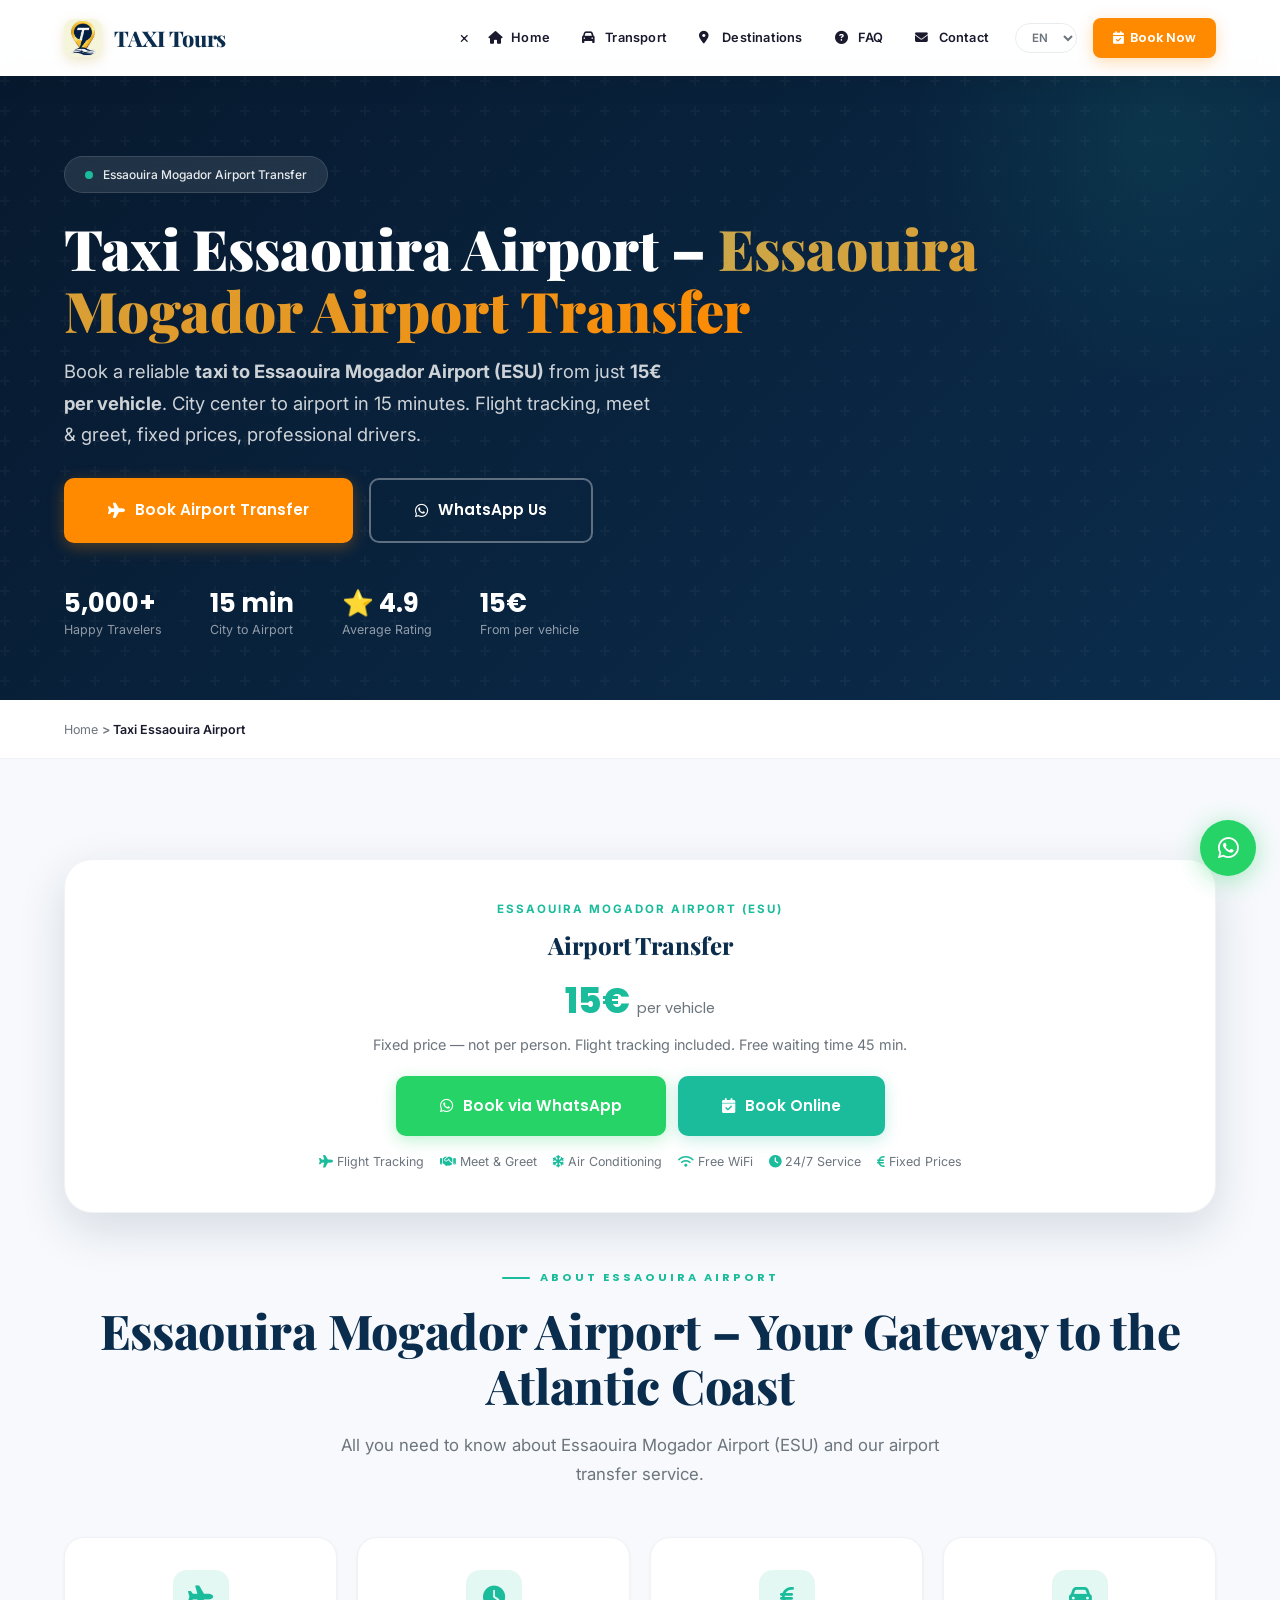
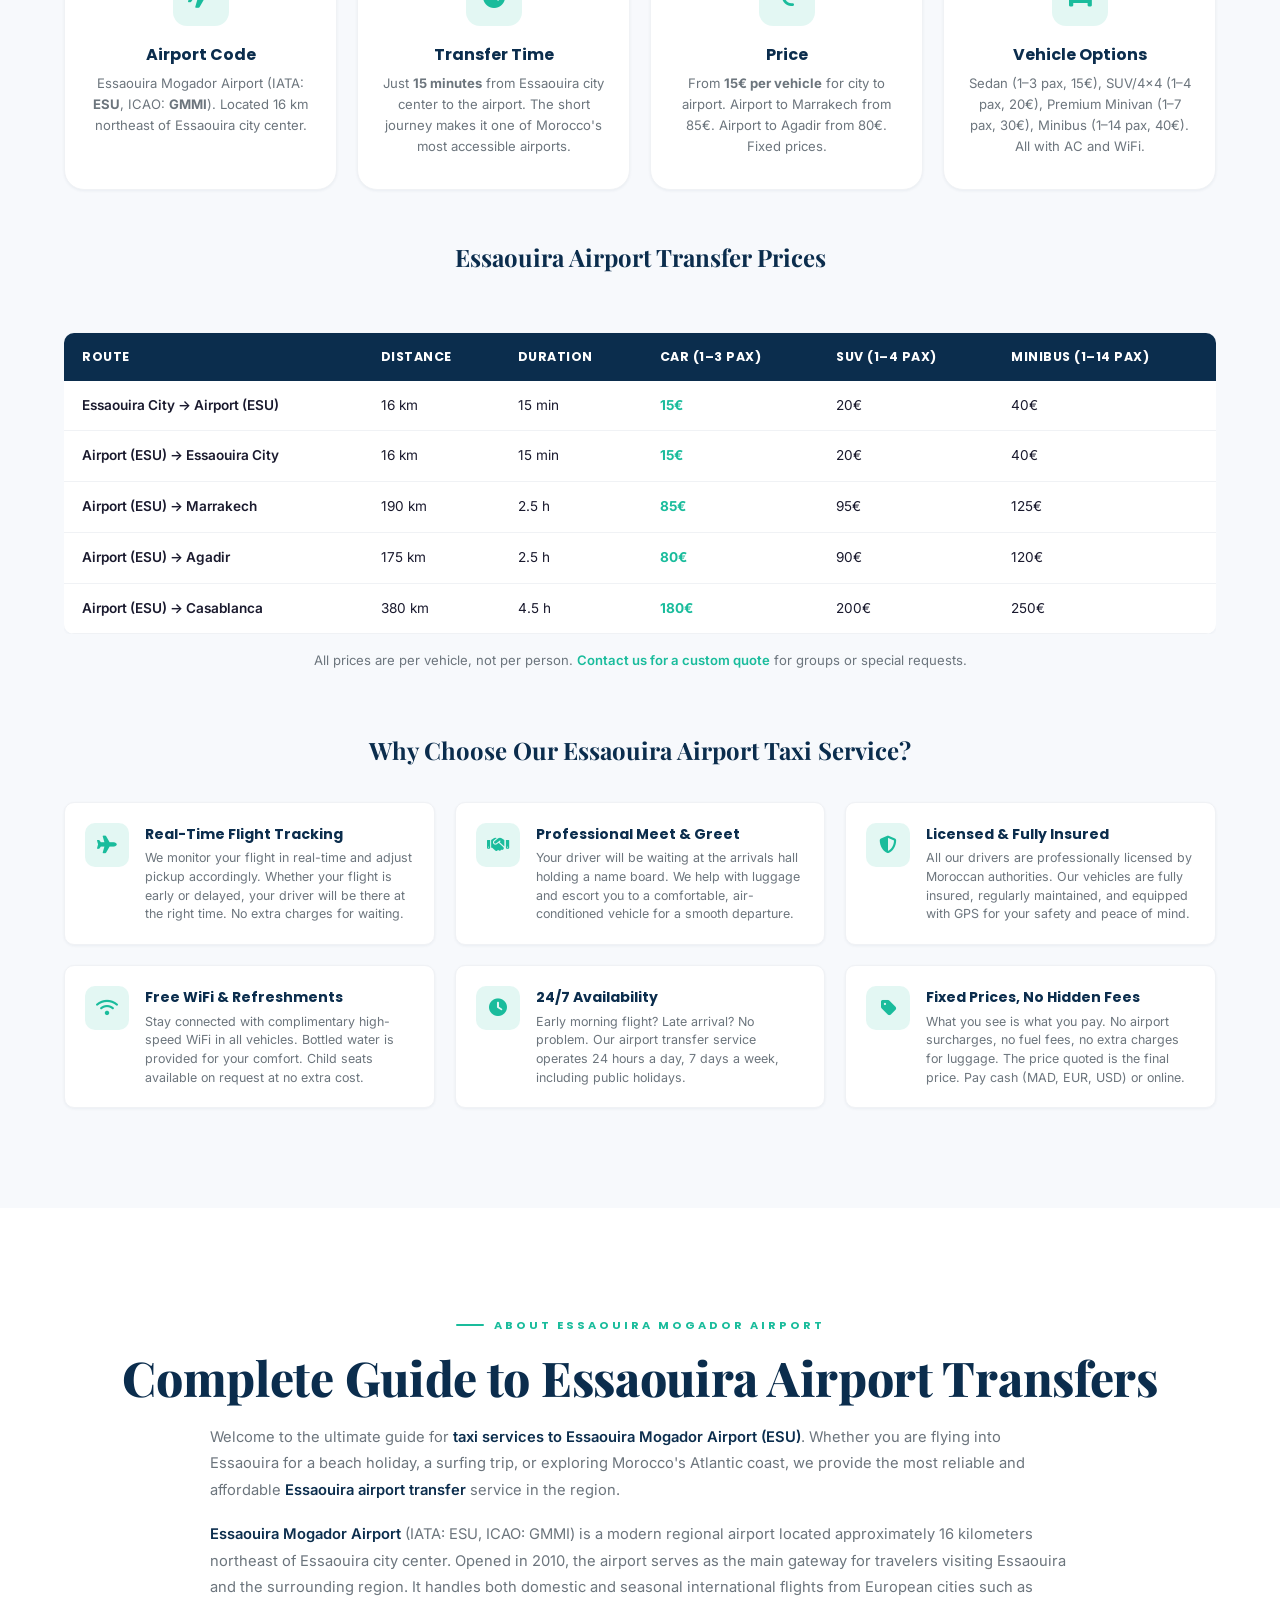
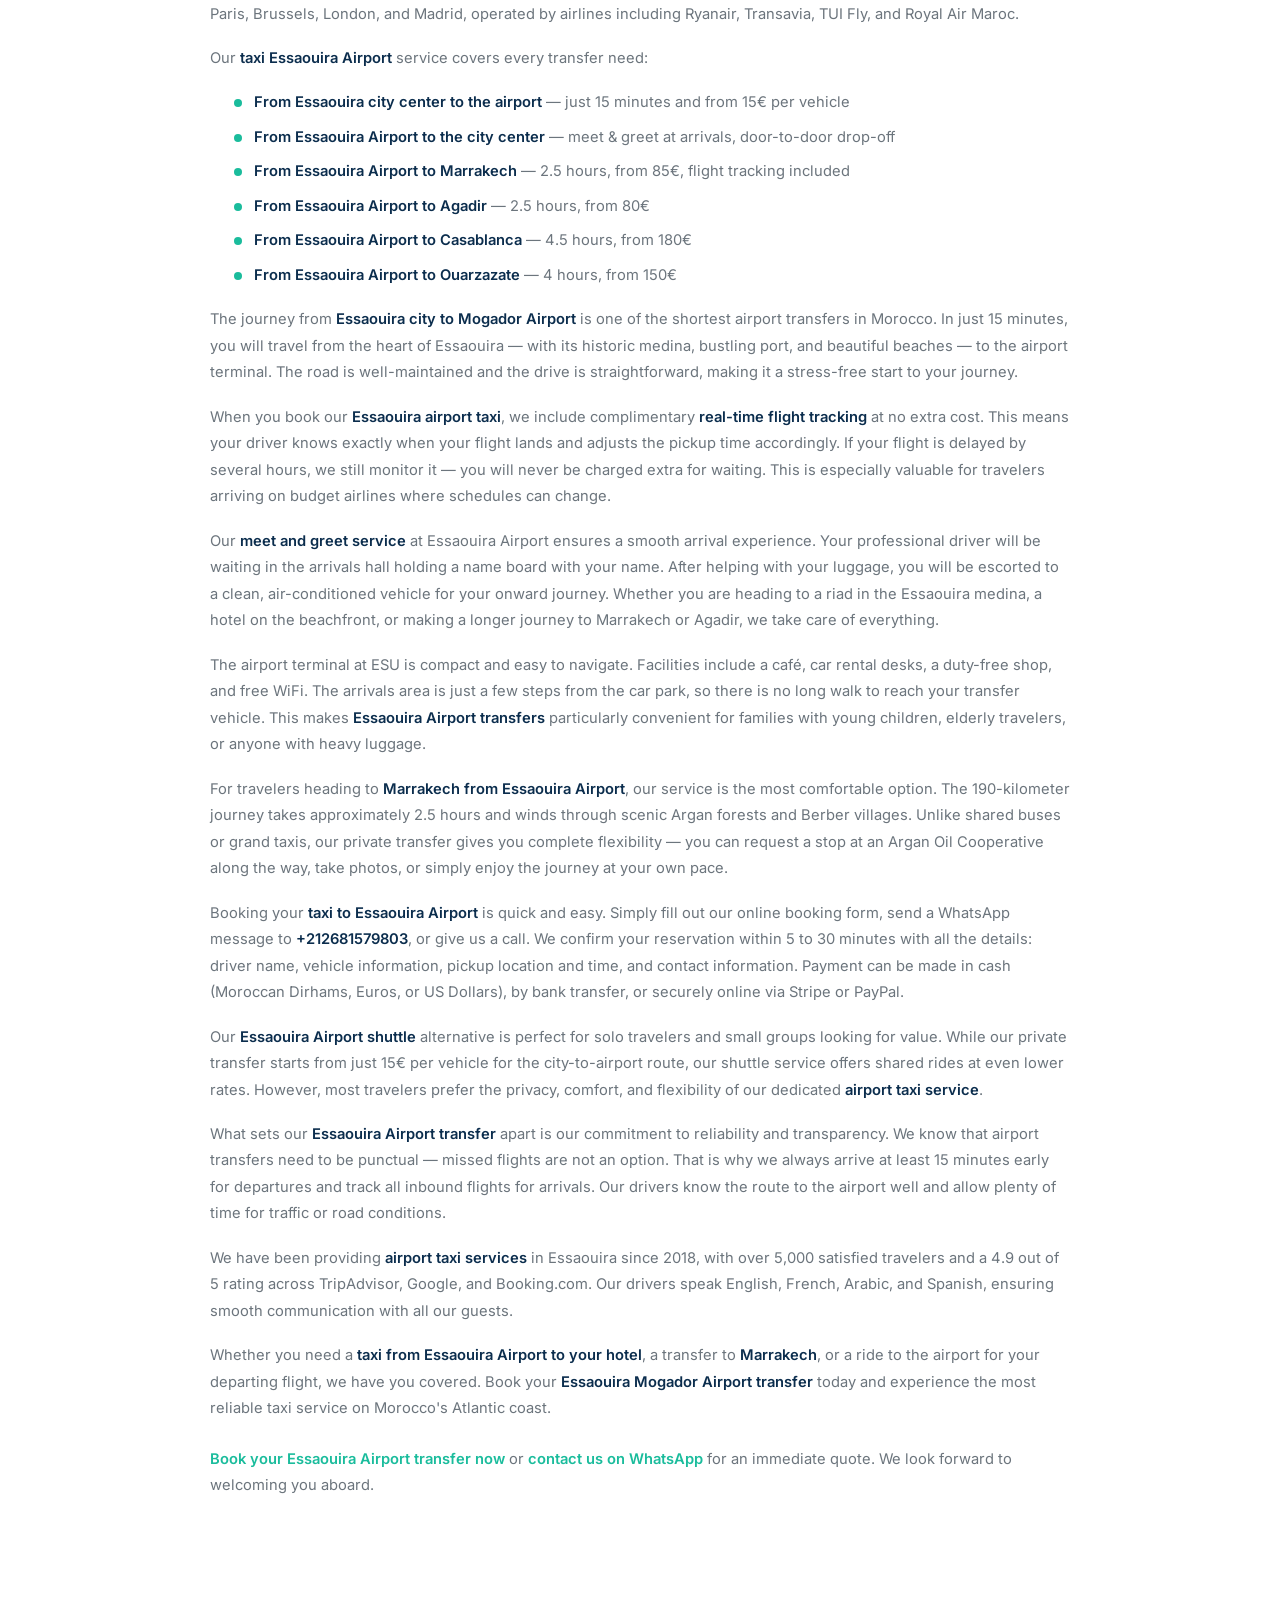
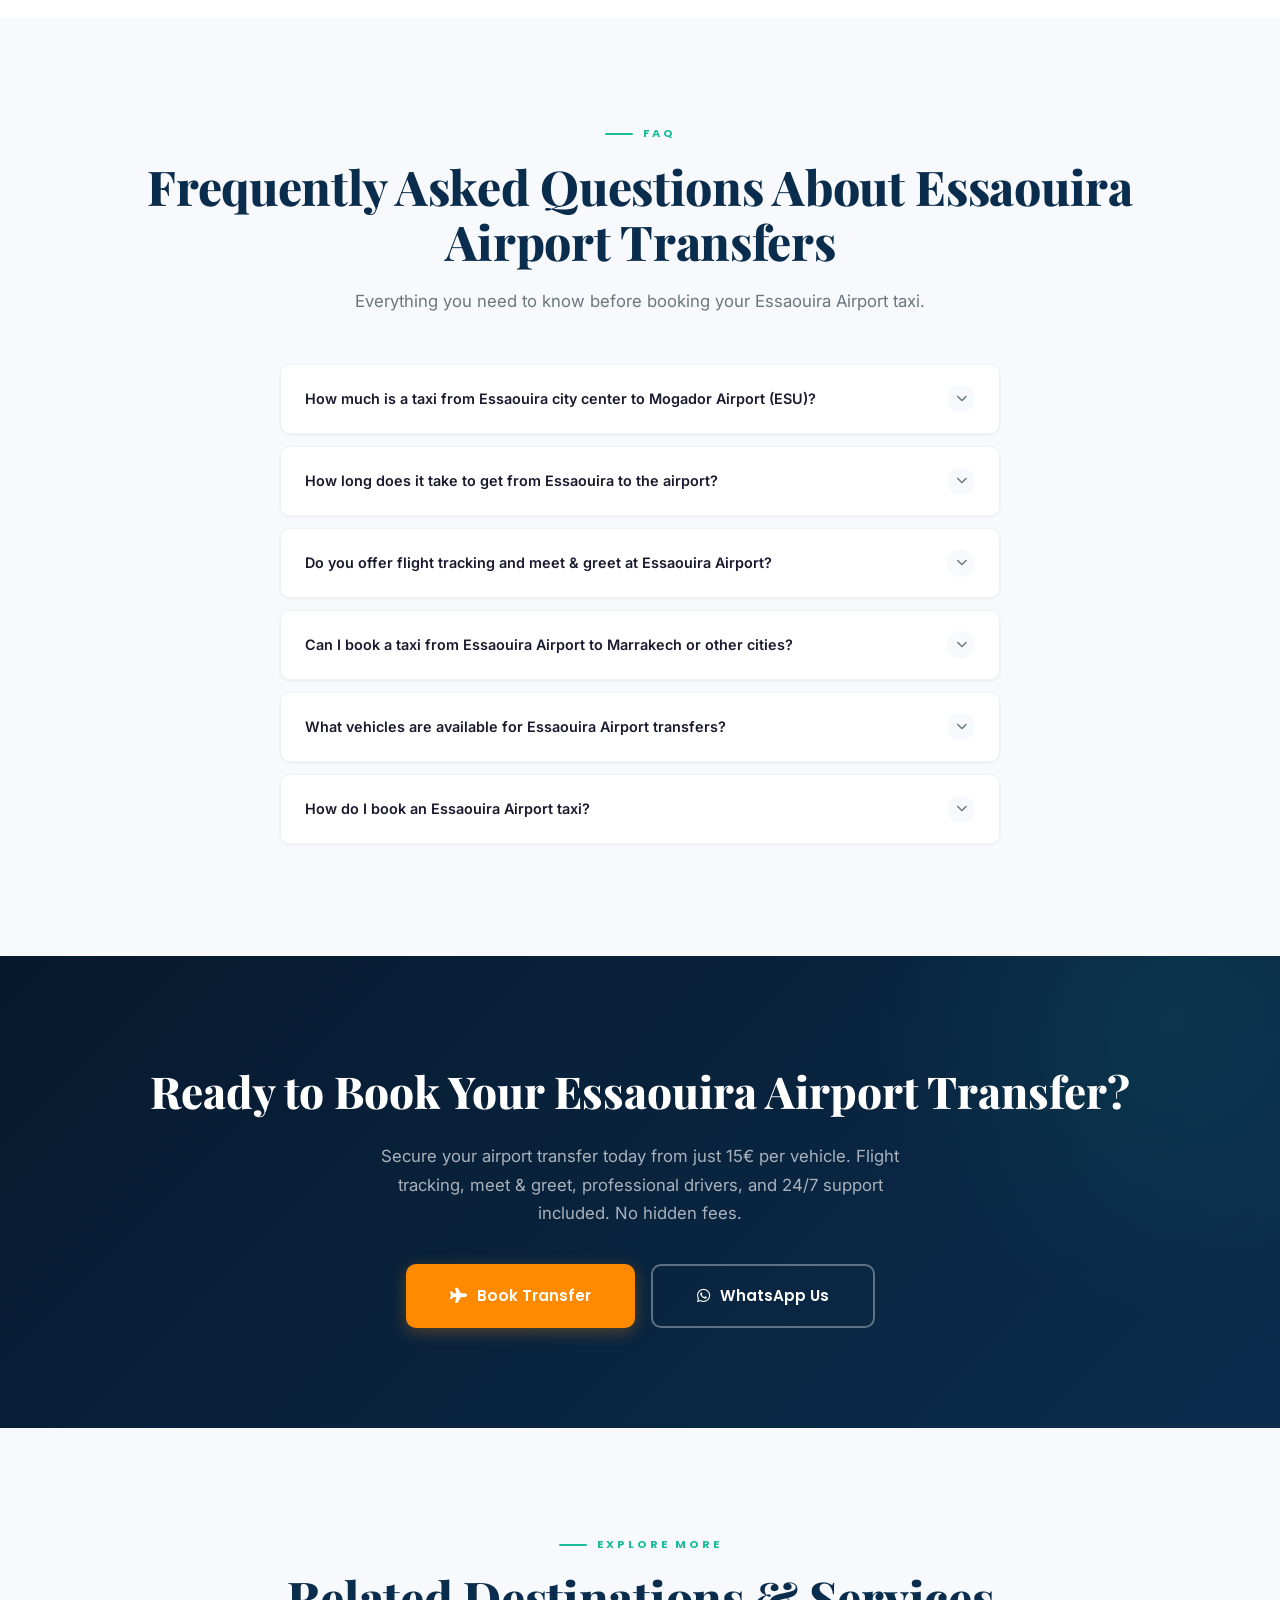
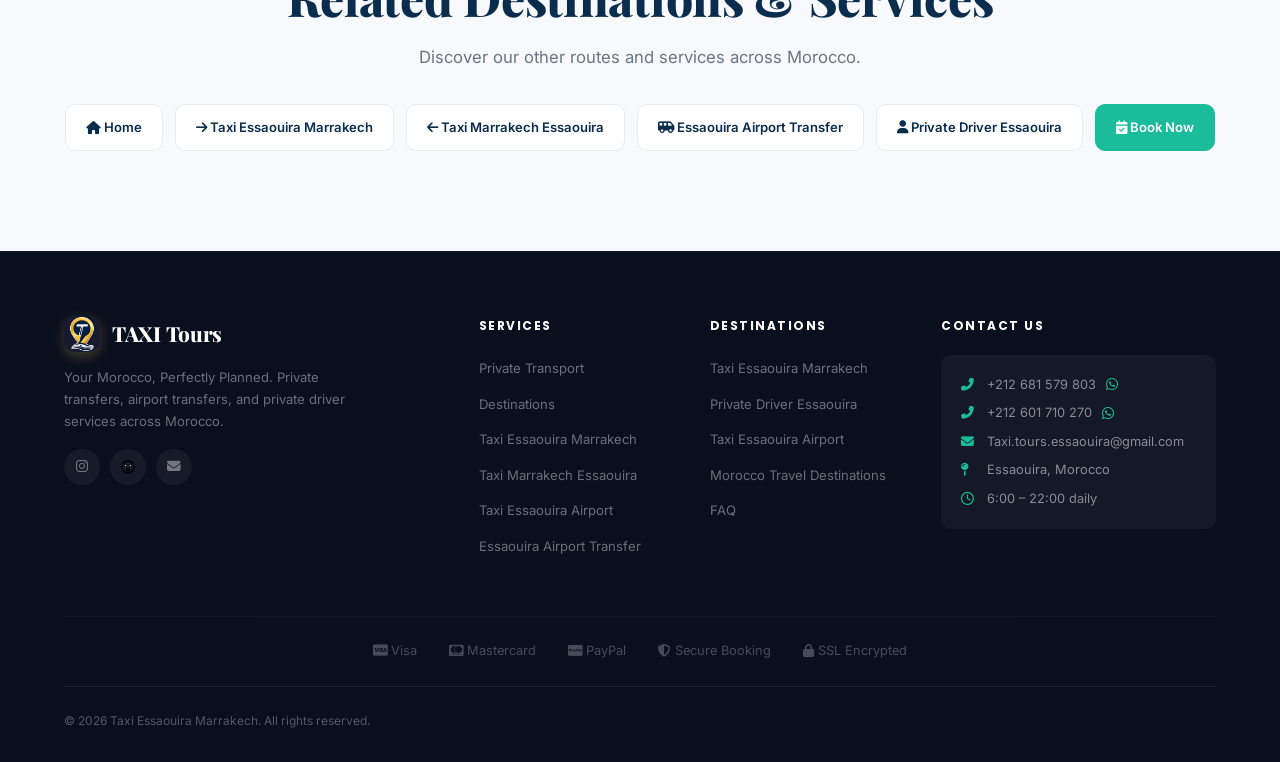
<file: taxi-essaouira-airport.html>
<!DOCTYPE html>
<html lang="en">

<head>
  <meta charset="UTF-8">
  <meta name="viewport" content="width=device-width,initial-scale=1">
  <link rel="icon" type="image/svg+xml" href="./images/logo-icon.png">
  <link rel="apple-touch-icon" href="./images/logo-icon.png">
  <link rel="canonical" href="https://www.taximarrakeckessaouiraa.com/taxi-essaouira-airport.html">
  <meta name="theme-color" content="#0B2D4D">

  <title>Taxi Essaouira Airport | Essaouira Mogador Airport Transfer from 15€</title>
  <meta name="description" content="Book a taxi to Essaouira Mogador Airport (ESU) from 15€. City center to airport in 15 minutes. Flight tracking included. Professional drivers, fixed prices, 24/7 service.">
  <meta name="keywords" content="Taxi Essaouira Airport, Essaouira Mogador Airport, Essaouira Airport Transfer, ESU Airport Taxi, Taxi to Essaouira Airport, Essaouira Airport Shuttle, Mogador Airport Transfer">

  <meta property="og:type" content="website">
  <meta property="og:url" content="https://www.taximarrakeckessaouiraa.com/taxi-essaouira-airport.html">
  <meta property="og:title" content="Taxi Essaouira Airport | Essaouira Mogador Airport Transfer from 15€">
  <meta property="og:description" content="Book a taxi to Essaouira Mogador Airport (ESU) from 15€. City center to airport in 15 minutes. Flight tracking included. Professional drivers, fixed prices, 24/7 service.">
  <meta property="og:image" content="https://www.taximarrakeckessaouiraa.com/images/og-image.jpg">
  <meta property="og:image:width" content="1200">
  <meta property="og:image:height" content="630">
  <meta property="og:locale" content="en_US">
  <meta property="og:site_name" content="Taxi Essaouira Marrakech">

  <meta name="twitter:card" content="summary_large_image">
  <meta name="twitter:title" content="Taxi Essaouira Airport | Essaouira Mogador Airport Transfer from 15€">
  <meta name="twitter:description" content="Book a taxi to Essaouira Mogador Airport (ESU) from 15€. City center to airport in 15 minutes. Flight tracking included. Professional drivers, fixed prices, 24/7 service.">
  <meta name="twitter:image" content="https://www.taximarrakeckessaouiraa.com/images/og-image.jpg">

  <meta name="robots" content="index, follow, max-snippet:-1, max-image-preview:large">
  <meta name="googlebot" content="index, follow, max-snippet:-1, max-image-preview:large">

  <link rel="alternate" hreflang="en" href="https://www.taximarrakeckessaouiraa.com/taxi-essaouira-airport.html">
  <link rel="alternate" hreflang="fr" href="https://www.taximarrakeckessaouiraa.com/fr/taxi-essaouira-airport.html">

  <script type="application/ld+json">
  {
    "@context": "https://schema.org",
    "@type": "LocalBusiness",
    "name": "Taxi Essaouira Marrakech",
    "image": "https://www.taximarrakeckessaouiraa.com/images/logo-horizontal.svg",
    "logo": "https://www.taximarrakeckessaouiraa.com/images/logo-icon.png",
    "url": "https://www.taximarrakeckessaouiraa.com",
    "telephone": "+212681579803",
    "email": "Taxi.tours.essaouira@gmail.com",
    "description": "Private taxi and transfer services in Morocco. Specializing in Essaouira Mogador Airport (ESU) transfers, city to airport transfers, and private driver services.",
    "priceRange": "€€",
    "address": {
      "@type": "PostalAddress",
      "addressLocality": "Essaouira",
      "addressRegion": "Marrakech-Safi",
      "addressCountry": "MA"
    },
    "aggregateRating": {
      "@type": "AggregateRating",
      "ratingValue": "4.9",
      "reviewCount": "500",
      "bestRating": "5"
    },
    "openingHoursSpecification": [
      {
        "@type": "OpeningHoursSpecification",
        "dayOfWeek": ["Monday","Tuesday","Wednesday","Thursday","Friday","Saturday","Sunday"],
        "opens": "06:00",
        "closes": "22:00"
      }
    ],
    "sameAs": [
      "https://www.instagram.com/taxi.tours.essaouira",
      "https://www.tripadvisor.com/Profile/Taxitoursessaouira"
    ],
    "areaServed": [
      {"@type": "City", "name": "Essaouira"},
      {"@type": "City", "name": "Marrakech"},
      {"@type": "City", "name": "Agadir"},
      {"@type": "City", "name": "Casablanca"}
    ]
  }
  </script>

  <script type="application/ld+json">
  {
    "@context": "https://schema.org",
    "@type": "Product",
    "name": "Taxi Essaouira Airport Transfer",
    "description": "Private taxi transfer to/from Essaouira Mogador Airport (ESU). City center to airport in 15 minutes. Flight tracking, meet & greet, fixed prices.",
    "brand": {
      "@type": "Brand",
      "name": "Taxi Essaouira Marrakech"
    },
    "offers": {
      "@type": "Offer",
      "price": "15",
      "priceCurrency": "EUR",
      "availability": "https://schema.org/InStock",
      "url": "https://www.taximarrakeckessaouiraa.com/taxi-essaouira-airport.html"
    },
    "aggregateRating": {
      "@type": "AggregateRating",
      "ratingValue": "4.9",
      "reviewCount": "500",
      "bestRating": "5"
    }
  }
  </script>

  <script type="application/ld+json">
  {
    "@context": "https://schema.org",
    "@type": "BreadcrumbList",
    "itemListElement": [
      {"@type": "ListItem", "position": 1, "name": "Home", "item": "https://www.taximarrakeckessaouiraa.com/"},
      {"@type": "ListItem", "position": 2, "name": "Taxi Essaouira Airport", "item": "https://www.taximarrakeckessaouiraa.com/taxi-essaouira-airport.html"}
    ]
  }
  </script>

  <script type="application/ld+json">
  {
    "@context": "https://schema.org",
    "@type": "FAQPage",
    "mainEntity": [
      {
        "@type": "Question",
        "name": "How much is a taxi from Essaouira city center to Mogador Airport (ESU)?",
        "acceptedAnswer": {
          "@type": "Answer",
          "text": "A taxi from Essaouira city center to Mogador Airport costs from 15€ per vehicle for up to 3 passengers. An SUV or 4x4 costs 20€, and a minibus for larger groups starts from 30€. All prices are fixed per vehicle, not per person, with no hidden fees."
        }
      },
      {
        "@type": "Question",
        "name": "How long does it take to get from Essaouira to the airport?",
        "acceptedAnswer": {
          "@type": "Answer",
          "text": "The drive from Essaouira city center to Mogador Airport (ESU) takes approximately 15 minutes covering about 16 kilometers. From the Essaouira bus station or port, allow 15–20 minutes. Your driver will monitor traffic to ensure timely arrival."
        }
      },
      {
        "@type": "Question",
        "name": "Do you offer flight tracking and meet & greet at Essaouira Airport?",
        "acceptedAnswer": {
          "@type": "Answer",
          "text": "Absolutely. All our airport transfers include complimentary real-time flight tracking. Your driver monitors your flight and adjusts pickup time in case of delays or early arrivals. We provide a professional meet & greet service at the arrivals hall with a name board."
        }
      },
      {
        "@type": "Question",
        "name": "Can I book a taxi from Essaouira Airport to Marrakech or other cities?",
        "acceptedAnswer": {
          "@type": "Answer",
          "text": "Yes, we offer transfers from Essaouira Airport (ESU) to Marrakech (from 85€), Agadir (from 80€), Casablanca (from 180€), and other Moroccan destinations. Our drivers will meet you at arrivals with flight tracking included."
        }
      },
      {
        "@type": "Question",
        "name": "What vehicles are available for Essaouira Airport transfers?",
        "acceptedAnswer": {
          "@type": "Answer",
          "text": "We offer a modern fleet for airport transfers: Standard Sedan (1–3 passengers, from 15€), SUV or 4x4 (1–4 passengers, from 20€), Premium Minivan (1–7 passengers, from 30€), and Group Minibus (1–14 passengers, from 40€). All vehicles feature air conditioning, WiFi, and ample luggage space."
        }
      },
      {
        "@type": "Question",
        "name": "How do I book an Essaouira Airport taxi?",
        "acceptedAnswer": {
          "@type": "Answer",
          "text": "Booking is easy. Use our online booking form, send a WhatsApp message to +212681579803, call us, or email Taxi.tours.essaouira@gmail.com. We confirm within 5–30 minutes with driver name, vehicle details, and pickup instructions. Payment by cash (MAD, EUR, USD), bank transfer, or online via Stripe or PayPal."
        }
      }
    ]
  }
  </script>

  <meta http-equiv="Cache-Control" content="public, max-age=31536000, immutable">

  <link rel="preconnect" href="https://fonts.googleapis.com">
  <link rel="preconnect" href="https://fonts.gstatic.com" crossorigin>
  <link href="https://fonts.googleapis.com/css2?family=Playfair+Display:ital,wght@0,400;0,600;0,700;0,800;0,900;1,400&family=Poppins:wght@400;500;600;700;800&family=Inter:wght@300;400;500;600;700&display=swap" rel="stylesheet">
  <link rel="stylesheet" href="https://cdnjs.cloudflare.com/ajax/libs/font-awesome/6.5.0/css/all.min.css">

  <style>
    :root {
      --primary: #0B2D4D;
      --primary-light: #134074;
      --primary-dark: #07192e;
      --secondary: #1ABC9C;
      --secondary-dark: #16a085;
      --secondary-light: rgba(26, 188, 156, 0.12);
      --cta: #FF8A00;
      --cta-hover: #e67e00;
      --cta-light: rgba(255, 138, 0, 0.12);
      --gold: #C9A84C;
      --gold-light: rgba(201, 168, 76, 0.15);
      --bg: #F7F9FC;
      --bg-white: #fff;
      --bg-dark: #0A0F1E;
      --text: #1a1a2e;
      --text-muted: #6c757d;
      --text-light: #fff;
      --border: #e9ecef;
      --border-light: #f0f2f5;
      --radius: 20px;
      --radius-sm: 10px;
      --radius-lg: 28px;
      --shadow-xs: 0 1px 3px rgba(11, 45, 77, 0.06);
      --shadow-sm: 0 2px 8px rgba(11, 45, 77, 0.08);
      --shadow-md: 0 8px 30px rgba(11, 45, 77, 0.10);
      --shadow-lg: 0 16px 48px rgba(11, 45, 77, 0.14);
      --shadow-xl: 0 24px 64px rgba(11, 45, 77, 0.18);
      --shadow-glow-secondary: 0 8px 32px rgba(26, 188, 156, 0.25);
      --shadow-glow-cta: 0 8px 32px rgba(255, 138, 0, 0.3);
      --shadow-glow-gold: 0 8px 32px rgba(201, 168, 76, 0.25);
      --transition: 0.3s cubic-bezier(0.4, 0, 0.2, 1);
      --transition-slow: 0.5s cubic-bezier(0.4, 0, 0.2, 1);
      --transition-bounce: 0.4s cubic-bezier(0.34, 1.56, 0.64, 1);
      --nav-height: 76px;
      --max-width: 1200px;
      --font-display: 'Playfair Display', Georgia, serif;
      --font-ui: 'Poppins', sans-serif;
      --font-body: 'Inter', -apple-system, BlinkMacSystemFont, sans-serif;
      --glass-bg: rgba(255, 255, 255, 0.10);
      --glass-border: rgba(255, 255, 255, 0.15);
    }

    *, *::before, *::after { margin: 0; padding: 0; box-sizing: border-box }
    html { scroll-behavior: smooth; font-size: 16px; -webkit-tap-highlight-color: transparent }
    body { font-family: var(--font-body); color: var(--text); background: var(--bg); line-height: 1.6; -webkit-font-smoothing: antialiased; overflow-x: hidden; padding-top: var(--nav-height) }
    img { max-width: 100%; height: auto; display: block }
    a { text-decoration: none; color: inherit }
    ul { list-style: none }
    button { cursor: pointer; border: none; background: none; font: inherit; color: inherit }
    input, select, textarea { font: inherit; outline: none }
    ::selection { background: rgba(26, 188, 156, 0.2); color: var(--primary) }

    .container { width: 100%; max-width: var(--max-width); margin: 0 auto; padding: 0 24px }
    .section { padding: 100px 0 }
    .section-label { display: inline-flex; align-items: center; gap: 10px; font-family: var(--font-ui); font-size: 0.7rem; font-weight: 700; text-transform: uppercase; letter-spacing: 3px; color: var(--secondary); margin-bottom: 16px }
    .section-label::before { content: ''; width: 28px; height: 2px; background: var(--secondary); border-radius: 2px }
    .section-title { font-family: var(--font-display); font-size: clamp(2rem, 4.5vw, 3rem); font-weight: 800; color: var(--primary); line-height: 1.15; margin-bottom: 18px; letter-spacing: -0.3px }
    .section-subtitle { font-size: 1.05rem; color: var(--text-muted); max-width: 620px; line-height: 1.7 }
    .text-center { text-align: center }
    .text-center .section-subtitle { margin: 0 auto }

    .glass { background: var(--glass-bg); backdrop-filter: blur(16px); -webkit-backdrop-filter: blur(16px); border: 1px solid var(--glass-border) }
    .glass-card { background: rgba(255, 255, 255, 0.92); backdrop-filter: blur(20px); -webkit-backdrop-filter: blur(20px); border: 1px solid rgba(255, 255, 255, 0.6); box-shadow: var(--shadow-lg) }

    .btn { display: inline-flex; align-items: center; justify-content: center; gap: 10px; font-family: var(--font-ui); font-weight: 600; font-size: 0.85rem; padding: 14px 32px; border-radius: var(--radius-sm); transition: var(--transition); white-space: nowrap; position: relative; overflow: hidden }
    .btn::after { content: ''; position: absolute; inset: 0; background: rgba(255, 255, 255, 0.12); opacity: 0; transition: opacity 0.3s }
    .btn:hover::after { opacity: 1 }
    .btn:active { transform: scale(0.97) }
    .btn-primary { background: var(--primary); color: var(--text-light); box-shadow: 0 4px 16px rgba(11, 45, 77, 0.2) }
    .btn-primary:hover { background: var(--primary-light); transform: translateY(-2px); box-shadow: 0 8px 28px rgba(11, 45, 77, 0.3) }
    .btn-secondary { background: var(--secondary); color: var(--text-light); box-shadow: 0 4px 16px rgba(26, 188, 156, 0.25) }
    .btn-secondary:hover { background: var(--secondary-dark); transform: translateY(-2px); box-shadow: var(--shadow-glow-secondary) }
    .btn-cta { background: var(--cta); color: var(--text-light); box-shadow: 0 4px 16px rgba(255, 138, 0, 0.3) }
    .btn-cta:hover { background: var(--cta-hover); transform: translateY(-2px); box-shadow: var(--shadow-glow-cta) }
    .btn-outline { background: transparent; border: 2px solid rgba(255, 255, 255, 0.35); color: var(--text-light) }
    .btn-outline:hover { background: rgba(255, 255, 255, 0.1); border-color: rgba(255, 255, 255, 0.6); transform: translateY(-2px) }
    .btn-whatsapp { background: #25D366; color: white; box-shadow: 0 4px 16px rgba(37, 211, 102, 0.3) }
    .btn-whatsapp:hover { background: #20bd5d; transform: translateY(-2px); box-shadow: 0 8px 28px rgba(37, 211, 102, 0.35) }
    .btn-gold { background: var(--gold); color: var(--primary); box-shadow: 0 4px 16px rgba(201, 168, 76, 0.3) }
    .btn-gold:hover { background: #b8963a; transform: translateY(-2px); box-shadow: var(--shadow-glow-gold) }
    .btn-sm { padding: 10px 20px; font-size: 0.78rem; border-radius: 8px }
    .btn-lg { padding: 18px 44px; font-size: 0.95rem }
    .btn-block { width: 100%; justify-content: center }
    .btn-icon { width: 44px; height: 44px; padding: 0; border-radius: 50% }

    .navbar { position: fixed; top: 0; left: 0; right: 0; z-index: 1000; height: var(--nav-height); display: flex; align-items: center; transition: background 0.4s cubic-bezier(0.4, 0, 0.2, 1), box-shadow 0.4s cubic-bezier(0.4, 0, 0.2, 1); background: rgba(255, 255, 255, 0.9); -webkit-backdrop-filter: blur(16px); backdrop-filter: blur(16px); box-shadow: 0 4px 30px rgba(0, 0, 0, 0.08) }
    .navbar .container { display: flex; align-items: center; justify-content: space-between; height: 100% }
    .navbar-brand { display: flex; align-items: center; gap: 12px; font-family: var(--font-display); font-weight: 800; font-size: 1.35rem; color: var(--primary); letter-spacing: -0.3px; flex-shrink: 0 }
    .navbar-brand-icon { width: 38px; height: 38px; background: linear-gradient(135deg, var(--gold), #a8892e); border-radius: 10px; display: flex; align-items: center; justify-content: center; font-size: 1rem; color: var(--primary-dark); box-shadow: 0 4px 12px rgba(201, 168, 76, 0.3); flex-shrink: 0 }
    .navbar-menu { display: flex; align-items: center; gap: 4px }
    .navbar-link { position: relative; font-size: 0.8rem; font-weight: 600; color: var(--text); padding: 8px 14px; border-radius: var(--radius-sm); transition: color 0.3s ease, background 0.3s ease; letter-spacing: 0.2px }
    .navbar-link::before { content: ''; position: absolute; inset: 0; border-radius: var(--radius-sm); background: var(--bg); opacity: 0; transform: scale(0.92); transition: opacity 0.3s ease, transform 0.3s ease }
    .navbar-link:hover::before { opacity: 1; transform: scale(1) }
    .navbar-link:hover { color: var(--primary) }
    .navbar-link::after { content: ''; position: absolute; bottom: 3px; left: 50%; transform: translateX(-50%) scaleX(0); width: 18px; height: 2.5px; background: var(--gold); border-radius: 3px; transition: transform 0.35s cubic-bezier(0.34, 1.56, 0.64, 1) }
    .navbar-link.active::after { transform: translateX(-50%) scaleX(1) }
    .navbar-lang { margin-left: 8px; padding: 6px 12px; border-radius: 50px; font-size: 0.72rem; font-weight: 600; color: var(--text-muted); border: 1px solid var(--border); transition: color 0.3s ease, border-color 0.3s ease, background 0.3s ease; background: transparent; cursor: pointer; outline: none }
    .navbar-cta { margin-left: 12px }
    .navbar-cta .btn { gap: 6px }
    .navbar-overlay { display: none }
    .navbar-toggle { display: none; flex-direction: column; gap: 5px; padding: 6px; cursor: pointer; z-index: 1001; background: none; border: none }
    .navbar-toggle span { display: block; width: 24px; height: 2.5px; background: var(--primary); border-radius: 3px; transition: transform 0.35s cubic-bezier(0.34, 1.56, 0.64, 1), opacity 0.25s ease, background 0.3s ease }
    .navbar-toggle.active span:nth-child(1) { transform: rotate(45deg) translate(5px, 5px) }
    .navbar-toggle.active span:nth-child(2) { opacity: 0; transform: translateX(-10px) }
    .navbar-toggle.active span:nth-child(3) { transform: rotate(-45deg) translate(5px, -5px) }

    .page-hero { position: relative; min-height: 60vh; display: flex; align-items: center; overflow: hidden; background: linear-gradient(135deg, var(--primary-dark), var(--primary)) }
    .page-hero::before { content: ''; position: absolute; inset: 0; background: url("data:image/svg+xml,%3Csvg width='60' height='60' viewBox='0 0 60 60' xmlns='http://www.w3.org/2000/svg'%3E%3Cg fill='none' fill-rule='evenodd'%3E%3Cg fill='%23ffffff' fill-opacity='0.03'%3E%3Cpath d='M36 34v-4h-2v4h-4v2h4v4h2v-4h4v-2h-4zm0-30V0h-2v4h-4v2h4v4h2V6h4V4h-4zM6 34v-4H4v4H0v2h4v4h2v-4h4v-2H6zM6 4V0H4v4H0v2h4v4h2V6h4V4H6z'/%3E%3C/g%3E%3C/g%3E%3C/svg%3E"); pointer-events: none }
    .page-hero::after { content: ''; position: absolute; top: -30%; right: -10%; width: 500px; height: 500px; background: radial-gradient(circle, rgba(26, 188, 156, 0.1), transparent 70%); border-radius: 50%; pointer-events: none }
    .page-hero-content { position: relative; z-index: 2; width: 100%; padding: 80px 0 60px }
    .page-hero-badge { display: inline-flex; align-items: center; gap: 10px; background: rgba(255, 255, 255, 0.10); backdrop-filter: blur(12px); border: 1px solid rgba(255, 255, 255, 0.12); padding: 8px 20px; border-radius: 50px; font-size: 0.75rem; font-weight: 500; color: rgba(255, 255, 255, 0.9); margin-bottom: 24px }
    .page-hero-badge-dot { width: 8px; height: 8px; background: var(--secondary); border-radius: 50%; animation: pulse-dot 2s infinite }
    @keyframes pulse-dot { 0%,100% { opacity: 1; transform: scale(1) } 50% { opacity: 0.5; transform: scale(0.8) } }
    .page-hero h1 { font-family: var(--font-display); font-size: clamp(2.2rem, 5vw, 3.5rem); font-weight: 900; color: var(--text-light); line-height: 1.1; margin-bottom: 16px }
    .page-hero h1 span { background: linear-gradient(135deg, var(--gold) 0%, var(--cta) 100%); -webkit-background-clip: text; -webkit-text-fill-color: transparent; background-clip: text }
    .page-hero p { font-size: clamp(0.95rem, 1.5vw, 1.15rem); color: rgba(255, 255, 255, 0.8); max-width: 600px; line-height: 1.7; margin-bottom: 28px }
    .page-hero-actions { display: flex; gap: 16px; flex-wrap: wrap }
    .page-hero-stats { display: flex; gap: 48px; margin-top: 48px }
    .page-hero-stat-value { font-family: var(--font-ui); font-size: 1.6rem; font-weight: 700; color: var(--text-light); line-height: 1 }
    .page-hero-stat-label { font-size: 0.78rem; color: rgba(255, 255, 255, 0.55); margin-top: 4px }

    .breadcrumbs { padding: 16px 0; background: var(--bg-white); border-bottom: 1px solid var(--border-light) }
    .breadcrumbs a { font-size: 0.78rem; color: var(--text-muted); transition: color 0.3s }
    .breadcrumbs a:hover { color: var(--secondary) }
    .breadcrumbs span { font-size: 0.78rem; color: var(--text); font-weight: 600 }

    .info-grid { display: grid; grid-template-columns: repeat(auto-fit, minmax(220px, 1fr)); gap: 20px; margin-top: 48px }
    .info-card { background: var(--bg-white); border-radius: var(--radius); padding: 32px 24px; text-align: center; box-shadow: var(--shadow-xs); border: 1px solid var(--border-light); transition: var(--transition-bounce) }
    .info-card:hover { transform: translateY(-6px); box-shadow: var(--shadow-lg); border-color: var(--secondary) }
    .info-card-icon { width: 56px; height: 56px; margin: 0 auto 16px; background: var(--secondary-light); border-radius: 14px; display: flex; align-items: center; justify-content: center; font-size: 1.4rem; color: var(--secondary) }
    .info-card h3 { font-family: var(--font-ui); font-size: 1rem; font-weight: 700; color: var(--primary); margin-bottom: 6px }
    .info-card p { font-size: 0.82rem; color: var(--text-muted); line-height: 1.6 }

    .pricing-table { width: 100%; border-collapse: collapse; font-size: 0.85rem; margin-top: 32px; border-radius: var(--radius-sm); overflow: hidden; box-shadow: var(--shadow-xs) }
    .pricing-table thead { background: var(--primary); color: white }
    .pricing-table th { padding: 14px 18px; text-align: left; font-family: var(--font-ui); font-size: 0.78rem; text-transform: uppercase; letter-spacing: 0.5px }
    .pricing-table td { padding: 14px 18px; border-bottom: 1px solid var(--border-light); background: var(--bg-white) }
    .pricing-table tbody tr:hover td { background: var(--secondary-light) }
    .pricing-table .highlight { font-weight: 700; color: var(--secondary) }

    .features-list { display: grid; grid-template-columns: repeat(auto-fit, minmax(280px, 1fr)); gap: 20px; margin-top: 32px }
    .feature-item { display: flex; gap: 16px; padding: 20px; background: var(--bg-white); border-radius: var(--radius-sm); box-shadow: var(--shadow-xs); border: 1px solid var(--border-light); transition: var(--transition) }
    .feature-item:hover { border-color: var(--secondary); box-shadow: var(--shadow-sm) }
    .feature-item-icon { width: 44px; height: 44px; background: var(--secondary-light); border-radius: 10px; display: flex; align-items: center; justify-content: center; font-size: 1.1rem; color: var(--secondary); flex-shrink: 0 }
    .feature-item-text h4 { font-family: var(--font-ui); font-size: 0.88rem; font-weight: 700; color: var(--primary); margin-bottom: 4px }
    .feature-item-text p { font-size: 0.78rem; color: var(--text-muted); line-height: 1.5 }

    .seo-content { font-size: 0.92rem; color: var(--text-muted); line-height: 1.8; max-width: 860px; margin: 0 auto }
    .seo-content p { margin-bottom: 18px }
    .seo-content strong { color: var(--primary); font-weight: 600 }
    .seo-content a { color: var(--secondary); font-weight: 600 }
    .seo-content a:hover { text-decoration: underline }
    .seo-content ul { margin-bottom: 18px; padding-left: 24px }
    .seo-content ul li { margin-bottom: 8px; position: relative; padding-left: 20px }
    .seo-content ul li::before { content: ''; position: absolute; left: 0; top: 10px; width: 8px; height: 8px; background: var(--secondary); border-radius: 50% }

    .faq-list { max-width: 720px; margin: 0 auto }
    .faq-item { background: var(--bg-white); border-radius: var(--radius-sm); margin-bottom: 12px; box-shadow: var(--shadow-xs); border: 1px solid var(--border-light); overflow: hidden; transition: var(--transition) }
    .faq-item:hover { box-shadow: var(--shadow-sm) }
    .faq-item.open { box-shadow: var(--shadow-md); border-color: var(--secondary) }
    .faq-question { display: flex; align-items: center; justify-content: space-between; width: 100%; padding: 20px 24px; font-size: 0.9rem; font-weight: 600; color: var(--text); text-align: left; transition: var(--transition); cursor: pointer }
    .faq-item.open .faq-question { color: var(--secondary) }
    .faq-icon { width: 28px; height: 28px; border-radius: 50%; background: var(--bg); display: flex; align-items: center; justify-content: center; font-size: 0.7rem; color: var(--text-muted); transition: var(--transition); flex-shrink: 0 }
    .faq-item.open .faq-icon { background: var(--secondary-light); color: var(--secondary); transform: rotate(180deg) }
    .faq-answer { max-height: 0; overflow: hidden; transition: max-height 0.35s ease, padding 0.35s ease; padding: 0 24px }
    .faq-item.open .faq-answer { max-height: 300px; padding: 0 24px 20px }
    .faq-answer p { font-size: 0.83rem; color: var(--text-muted); line-height: 1.7 }

    .cta-section { background: linear-gradient(135deg, var(--primary-dark), var(--primary)); position: relative; overflow: hidden }
    .cta-section::before { content: ''; position: absolute; top: -50%; right: -15%; width: 600px; height: 600px; background: radial-gradient(circle, rgba(26, 188, 156, 0.1), transparent 70%); border-radius: 50%; pointer-events: none }
    .cta-content { position: relative; z-index: 2; text-align: center }
    .cta-title { font-family: var(--font-display); font-size: clamp(1.75rem, 4vw, 2.75rem); font-weight: 800; color: var(--text-light); margin-bottom: 16px }
    .cta-text { color: rgba(255, 255, 255, 0.65); font-size: 1.05rem; max-width: 560px; margin: 0 auto 36px; line-height: 1.7 }
    .cta-actions { display: flex; justify-content: center; gap: 16px; flex-wrap: wrap }

    .route-cta-card { background: var(--bg-white); border-radius: var(--radius-lg); padding: 40px; box-shadow: var(--shadow-lg); text-align: center; border: 1px solid var(--border-light) }
    .route-cta-card h3 { font-family: var(--font-display); font-size: 1.5rem; font-weight: 800; color: var(--primary); margin-bottom: 8px }
    .route-cta-card p { color: var(--text-muted); font-size: 0.9rem; margin-bottom: 20px }
    .route-cta-price { font-family: var(--font-ui); font-size: 2.2rem; font-weight: 800; color: var(--secondary); margin-bottom: 4px }
    .route-cta-price small { font-size: 0.9rem; font-weight: 400; color: var(--text-muted) }
    .route-cta-note { font-size: 0.78rem; color: var(--text-muted); margin-bottom: 24px }

    .internal-links { display: flex; flex-wrap: wrap; gap: 12px; justify-content: center; margin-top: 32px }
    .internal-link { padding: 12px 20px; background: var(--bg-white); border-radius: var(--radius-sm); font-size: 0.82rem; font-weight: 600; color: var(--primary); border: 1px solid var(--border); transition: var(--transition) }
    .internal-link:hover { border-color: var(--secondary); color: var(--secondary); transform: translateY(-2px); box-shadow: var(--shadow-sm) }

    .footer { background: var(--bg-dark); padding: 64px 0 32px; border-top: 1px solid rgba(255, 255, 255, 0.04) }
    .footer-grid { display: grid; grid-template-columns: 2fr 1fr 1fr 1.5fr; gap: 48px; margin-bottom: 48px }
    .footer-brand { font-family: var(--font-display); font-size: 1.3rem; font-weight: 800; color: var(--text-light); display: flex; align-items: center; gap: 12px; margin-bottom: 14px; letter-spacing: -0.3px }
    .footer-brand .navbar-brand-icon { width: 36px; height: 36px; font-size: 0.9rem }
    .footer-desc { font-size: 0.82rem; color: rgba(255, 255, 255, 0.4); line-height: 1.7; max-width: 300px; margin-bottom: 16px }
    .footer-socials { display: flex; gap: 10px }
    .footer-social { width: 36px; height: 36px; border-radius: 50%; background: rgba(255, 255, 255, 0.05); display: flex; align-items: center; justify-content: center; color: rgba(255, 255, 255, 0.4); font-size: 0.85rem; transition: var(--transition) }
    .footer-social:hover { background: var(--secondary); color: white; transform: translateY(-3px) }
    .footer-heading { font-family: var(--font-ui); font-size: 0.75rem; font-weight: 700; color: var(--text-light); text-transform: uppercase; letter-spacing: 1.5px; margin-bottom: 20px }
    .footer-links li { margin-bottom: 10px }
    .footer-links a { font-size: 0.82rem; color: rgba(255, 255, 255, 0.4); transition: var(--transition); display: inline-flex; align-items: center; gap: 8px }
    .footer-links a:hover { color: var(--secondary); transform: translateX(4px) }
    .footer-contact { padding: 20px; background: rgba(255, 255, 255, 0.04); border-radius: var(--radius-sm); margin-top: 12px }
    .footer-contact-item { display: flex; align-items: center; gap: 10px; font-size: 0.8rem; color: rgba(255, 255, 255, 0.5); margin-bottom: 8px }
    .footer-contact-item:last-child { margin-bottom: 0 }
    .footer-contact-item i { width: 16px; color: var(--secondary) }
    .footer-contact-link { color: rgba(255, 255, 255, 0.5); text-decoration: none; transition: color 0.3s ease }
    .footer-contact-link:hover { color: var(--secondary) }
    .footer-contact-wa { color: #25D366; font-size: 0.85rem; transition: transform 0.3s ease; display: inline-flex; align-items: center }
    .footer-contact-wa:hover { color: #20bd5d; transform: scale(1.15) }
    .footer-bottom { padding-top: 24px; border-top: 1px solid rgba(255, 255, 255, 0.05); display: flex; justify-content: space-between; align-items: center; flex-wrap: wrap; gap: 16px }
    .footer-copy { font-size: 0.75rem; color: rgba(255, 255, 255, 0.3) }

    .whatsapp-float { position: fixed; bottom: 24px; right: 24px; z-index: 999; width: 56px; height: 56px; background: #25D366; border-radius: 50%; display: flex; align-items: center; justify-content: center; color: white; font-size: 1.5rem; box-shadow: 0 4px 24px rgba(37, 211, 102, 0.4); transition: var(--transition-bounce); animation: wa-pulse 2.5s ease-in-out infinite }
    .whatsapp-float:hover { transform: scale(1.12); box-shadow: 0 8px 36px rgba(37, 211, 102, 0.5) }
    @keyframes wa-pulse { 0%,100% { box-shadow: 0 4px 24px rgba(37, 211, 102, 0.4) } 50% { box-shadow: 0 4px 40px rgba(37, 211, 102, 0.65) } }
    .whatsapp-float-tooltip { position: absolute; right: 68px; background: white; color: var(--text); padding: 10px 18px; border-radius: var(--radius-sm); font-size: 0.78rem; font-weight: 600; white-space: nowrap; box-shadow: var(--shadow-lg); opacity: 0; pointer-events: none; transition: var(--transition) }
    .whatsapp-float:hover .whatsapp-float-tooltip { opacity: 1; right: 72px }

    .sticky-mobile-cta { display: none; position: fixed; bottom: 0; left: 0; right: 0; z-index: 998; padding: 12px 16px; padding-bottom: calc(12px + env(safe-area-inset-bottom, 0)); background: var(--bg-white); border-top: 1px solid var(--border); box-shadow: 0 -4px 20px rgba(0, 0, 0, 0.08); gap: 10px; animation: slideUp 0.3s ease-out }
    @keyframes slideUp { from { transform: translateY(100%) } to { transform: translateY(0) } }
    .sticky-mobile-cta .btn { flex: 1; justify-content: center }

    .reveal { opacity: 0; transform: translateY(30px); transition: opacity 0.7s ease, transform 0.7s ease }
    .reveal.visible { opacity: 1; transform: translateY(0) }

    body { animation: pageFadeIn 0.5s ease-out }
    @keyframes pageFadeIn { from { opacity: 0 } to { opacity: 1 } }

    @media(max-width:1024px) { .footer-grid { grid-template-columns: repeat(2, 1fr) } }

    @media(max-width:768px) {
      .section { padding: 60px 0 }
      .navbar-overlay { display: block; position: fixed; inset: 0; background: rgba(0, 0, 0, 0.45); z-index: 998; opacity: 0; pointer-events: none; transition: opacity 0.35s ease; -webkit-backdrop-filter: blur(4px); backdrop-filter: blur(4px) }
      .navbar-overlay.open { opacity: 1; pointer-events: auto }
      .navbar-toggle { display: flex }
      .navbar-menu { position: fixed; top: 0; right: -100%; width: min(320px, 85vw); height: 100vh; height: 100dvh; background: var(--primary); flex-direction: column; padding: 90px 28px 32px; align-items: flex-start; transition: right 0.45s cubic-bezier(0.4, 0, 0.2, 1); gap: 4px; z-index: 999; overflow-y: auto; box-shadow: -4px 0 30px rgba(0, 0, 0, 0.15) }
      .navbar-menu.open { right: 0 }
      .navbar-link { width: 100%; padding: 12px 16px; font-size: 0.9rem; border-radius: 8px; color: rgba(255, 255, 255, 0.9) }
      .navbar-link::before { display: none }
      .navbar-link::after { bottom: auto; left: 0; top: 50%; transform: translateY(-50%) scaleY(0); width: 3px; height: 20px }
      .navbar-link.active::after { transform: translateY(-50%) scaleY(1) }
      .navbar-cta { margin-left: 0; margin-top: 8px; width: 100% }
      .navbar-cta .btn { width: 100%; justify-content: center }
      .navbar-lang { display: none }
      .page-hero { min-height: 50vh }
      .page-hero-content { padding: 60px 0 40px }
      .page-hero-stats { gap: 24px; flex-wrap: wrap }
      .sticky-mobile-cta { display: flex }
      .whatsapp-float { bottom: 76px; width: 48px; height: 48px; font-size: 1.25rem }
      .whatsapp-float-tooltip { display: none }
      .footer-grid { grid-template-columns: 1fr; gap: 28px }
    }

    @media(max-width:480px) {
      .page-hero-actions, .cta-actions { flex-direction: column; width: 100% }
      .page-hero-actions .btn, .cta-actions .btn { width: 100%; justify-content: center }
      .pricing-table { font-size: 0.75rem }
      .pricing-table th, .pricing-table td { padding: 10px 12px }
    }
  </style>
</head>

<body>

  <nav class="navbar" id="navbar">
    <div class="container">
      <a href="index.html" class="navbar-brand">
        <span class="navbar-brand-icon" style="background: beige !important;">
          <img src="./images/logo-icon.png" alt="">
        </span>
        <span>TAXI Tours</span>
      </a>
      <div class="navbar-menu" id="navbarMenu">
        <button class="navbar-close" id="navbarClose" aria-label="Close menu">&times;</button>
        <a href="index.html" class="navbar-link"><i class="fas fa-home" style="width:20px"></i> Home</a>
        <a href="index.html#transport" class="navbar-link"><i class="fas fa-car" style="width:20px"></i> Transport</a>
        <a href="index.html#destinations" class="navbar-link"><i class="fas fa-map-marker-alt" style="width:20px"></i> Destinations</a>
        <a href="index.html#faq" class="navbar-link"><i class="fas fa-question-circle" style="width:20px"></i> FAQ</a>
        <a href="index.html#contact" class="navbar-link"><i class="fas fa-envelope" style="width:20px"></i> Contact</a>
        <select class="navbar-lang">
          <option value="en">EN</option>
          <option value="fr">FR</option>
        </select>
        <div class="navbar-cta"><a href="book-now/index.html" class="btn btn-cta btn-sm"><i class="fas fa-calendar-check"></i> Book Now</a></div>
      </div>
      <div class="navbar-overlay" id="navbarOverlay"></div>
      <button class="navbar-toggle" id="navbarToggle" aria-label="Toggle menu"><span></span><span></span><span></span></button>
    </div>
  </nav>

  <section class="page-hero">
    <div class="page-hero-content">
      <div class="container">
        <div class="page-hero-badge"><span class="page-hero-badge-dot"></span>Essaouira Mogador Airport Transfer</div>
        <h1>Taxi Essaouira Airport – <span>Essaouira Mogador Airport Transfer</span></h1>
        <p>Book a reliable <strong>taxi to Essaouira Mogador Airport (ESU)</strong> from just <strong>15€ per vehicle</strong>. City center to airport in 15 minutes. Flight tracking, meet & greet, fixed prices, professional drivers.</p>
        <div class="page-hero-actions">
          <a href="book-now/index.html" class="btn btn-cta btn-lg"><i class="fas fa-plane"></i> Book Airport Transfer</a>
          <a href="https://wa.me/212681579803?text=Hi!%20I'd%20like%20to%20book%20a%20taxi%20to%20Essaouira%20Airport" target="_blank" class="btn btn-outline btn-lg"><i class="fab fa-whatsapp"></i> WhatsApp Us</a>
        </div>
        <div class="page-hero-stats">
          <div><div class="page-hero-stat-value">5,000+</div><div class="page-hero-stat-label">Happy Travelers</div></div>
          <div><div class="page-hero-stat-value">15 min</div><div class="page-hero-stat-label">City to Airport</div></div>
          <div><div class="page-hero-stat-value">⭐ 4.9</div><div class="page-hero-stat-label">Average Rating</div></div>
          <div><div class="page-hero-stat-value">15€</div><div class="page-hero-stat-label">From per vehicle</div></div>
        </div>
      </div>
    </div>
  </section>

  <div class="breadcrumbs">
    <div class="container">
      <a href="index.html">Home</a> <span style="color:var(--text-muted)"> &gt; </span> <span>Taxi Essaouira Airport</span>
    </div>
  </div>

  <section class="section">
    <div class="container">
      <div class="route-cta-card reveal" style="margin-bottom:48px">
        <div style="font-size:0.72rem;font-weight:700;text-transform:uppercase;letter-spacing:2px;color:var(--secondary);margin-bottom:8px">Essaouira Mogador Airport (ESU)</div>
        <h3>Airport Transfer</h3>
        <div class="route-cta-price">15€ <small>per vehicle</small></div>
        <p class="route-cta-note">Fixed price — not per person. Flight tracking included. Free waiting time 45 min.</p>
        <div style="display:flex;gap:12px;justify-content:center;flex-wrap:wrap">
          <a href="https://wa.me/212681579803?text=I'd%20like%20to%20book%20a%20taxi%20to%20Essaouira%20Airport%20(15%C2%AC)" target="_blank" class="btn btn-whatsapp btn-lg"><i class="fab fa-whatsapp"></i> Book via WhatsApp</a>
          <a href="book-now/index.html" class="btn btn-secondary btn-lg"><i class="fas fa-calendar-check"></i> Book Online</a>
        </div>
        <div style="margin-top:16px;display:flex;gap:16px;justify-content:center;flex-wrap:wrap;font-size:0.78rem;color:var(--text-muted)">
          <span><i class="fas fa-plane" style="color:var(--secondary)"></i> Flight Tracking</span>
          <span><i class="fas fa-handshake" style="color:var(--secondary)"></i> Meet & Greet</span>
          <span><i class="fas fa-snowflake" style="color:var(--secondary)"></i> Air Conditioning</span>
          <span><i class="fas fa-wifi" style="color:var(--secondary)"></i> Free WiFi</span>
          <span><i class="fas fa-clock" style="color:var(--secondary)"></i> 24/7 Service</span>
          <span><i class="fas fa-euro-sign" style="color:var(--secondary)"></i> Fixed Prices</span>
        </div>
      </div>

      <div class="text-center reveal">
        <span class="section-label">About Essaouira Airport</span>
        <h2 class="section-title">Essaouira Mogador Airport – Your Gateway to the Atlantic Coast</h2>
        <p class="section-subtitle" style="margin:0 auto">All you need to know about Essaouira Mogador Airport (ESU) and our airport transfer service.</p>
      </div>

      <div class="info-grid reveal">
        <div class="info-card">
          <div class="info-card-icon"><i class="fas fa-plane"></i></div>
          <h3>Airport Code</h3>
          <p>Essaouira Mogador Airport (IATA: <strong>ESU</strong>, ICAO: <strong>GMMI</strong>). Located 16 km northeast of Essaouira city center.</p>
        </div>
        <div class="info-card">
          <div class="info-card-icon"><i class="fas fa-clock"></i></div>
          <h3>Transfer Time</h3>
          <p>Just <strong>15 minutes</strong> from Essaouira city center to the airport. The short journey makes it one of Morocco's most accessible airports.</p>
        </div>
        <div class="info-card">
          <div class="info-card-icon"><i class="fas fa-euro-sign"></i></div>
          <h3>Price</h3>
          <p>From <strong>15€ per vehicle</strong> for city to airport. Airport to Marrakech from 85€. Airport to Agadir from 80€. Fixed prices.</p>
        </div>
        <div class="info-card">
          <div class="info-card-icon"><i class="fas fa-car"></i></div>
          <h3>Vehicle Options</h3>
          <p>Sedan (1–3 pax, 15€), SUV/4x4 (1–4 pax, 20€), Premium Minivan (1–7 pax, 30€), Minibus (1–14 pax, 40€). All with AC and WiFi.</p>
        </div>
      </div>

      <div class="reveal" style="margin-top:48px">
        <h3 style="font-family:var(--font-display);font-size:1.5rem;font-weight:700;color:var(--primary);margin-bottom:24px;text-align:center">Essaouira Airport Transfer Prices</h3>
        <div style="overflow-x:auto">
          <table class="pricing-table">
            <thead>
              <tr>
                <th>Route</th>
                <th>Distance</th>
                <th>Duration</th>
                <th>Car (1–3 pax)</th>
                <th>SUV (1–4 pax)</th>
                <th>Minibus (1–14 pax)</th>
              </tr>
            </thead>
            <tbody>
              <tr>
                <td style="font-weight:600">Essaouira City → Airport (ESU)</td>
                <td>16 km</td>
                <td>15 min</td>
                <td class="highlight">15€</td>
                <td>20€</td>
                <td>40€</td>
              </tr>
              <tr>
                <td style="font-weight:600">Airport (ESU) → Essaouira City</td>
                <td>16 km</td>
                <td>15 min</td>
                <td class="highlight">15€</td>
                <td>20€</td>
                <td>40€</td>
              </tr>
              <tr>
                <td style="font-weight:600">Airport (ESU) → Marrakech</td>
                <td>190 km</td>
                <td>2.5 h</td>
                <td class="highlight">85€</td>
                <td>95€</td>
                <td>125€</td>
              </tr>
              <tr>
                <td style="font-weight:600">Airport (ESU) → Agadir</td>
                <td>175 km</td>
                <td>2.5 h</td>
                <td class="highlight">80€</td>
                <td>90€</td>
                <td>120€</td>
              </tr>
              <tr>
                <td style="font-weight:600">Airport (ESU) → Casablanca</td>
                <td>380 km</td>
                <td>4.5 h</td>
                <td class="highlight">180€</td>
                <td>200€</td>
                <td>250€</td>
              </tr>
            </tbody>
          </table>
        </div>
        <p style="text-align:center;margin-top:16px;font-size:0.82rem;color:var(--text-muted)">All prices are per vehicle, not per person. <a href="https://wa.me/212681579803" target="_blank" style="color:var(--secondary);font-weight:600">Contact us for a custom quote</a> for groups or special requests.</p>
      </div>

      <div class="reveal" style="margin-top:60px">
        <h3 style="font-family:var(--font-display);font-size:1.5rem;font-weight:700;color:var(--primary);margin-bottom:24px;text-align:center">Why Choose Our Essaouira Airport Taxi Service?</h3>
        <div class="features-list">
          <div class="feature-item">
            <div class="feature-item-icon"><i class="fas fa-plane"></i></div>
            <div class="feature-item-text">
              <h4>Real-Time Flight Tracking</h4>
              <p>We monitor your flight in real-time and adjust pickup accordingly. Whether your flight is early or delayed, your driver will be there at the right time. No extra charges for waiting.</p>
            </div>
          </div>
          <div class="feature-item">
            <div class="feature-item-icon"><i class="fas fa-handshake"></i></div>
            <div class="feature-item-text">
              <h4>Professional Meet & Greet</h4>
              <p>Your driver will be waiting at the arrivals hall holding a name board. We help with luggage and escort you to a comfortable, air-conditioned vehicle for a smooth departure.</p>
            </div>
          </div>
          <div class="feature-item">
            <div class="feature-item-icon"><i class="fas fa-shield-alt"></i></div>
            <div class="feature-item-text">
              <h4>Licensed & Fully Insured</h4>
              <p>All our drivers are professionally licensed by Moroccan authorities. Our vehicles are fully insured, regularly maintained, and equipped with GPS for your safety and peace of mind.</p>
            </div>
          </div>
          <div class="feature-item">
            <div class="feature-item-icon"><i class="fas fa-wifi"></i></div>
            <div class="feature-item-text">
              <h4>Free WiFi & Refreshments</h4>
              <p>Stay connected with complimentary high-speed WiFi in all vehicles. Bottled water is provided for your comfort. Child seats available on request at no extra cost.</p>
            </div>
          </div>
          <div class="feature-item">
            <div class="feature-item-icon"><i class="fas fa-clock"></i></div>
            <div class="feature-item-text">
              <h4>24/7 Availability</h4>
              <p>Early morning flight? Late arrival? No problem. Our airport transfer service operates 24 hours a day, 7 days a week, including public holidays.</p>
            </div>
          </div>
          <div class="feature-item">
            <div class="feature-item-icon"><i class="fas fa-tag"></i></div>
            <div class="feature-item-text">
              <h4>Fixed Prices, No Hidden Fees</h4>
              <p>What you see is what you pay. No airport surcharges, no fuel fees, no extra charges for luggage. The price quoted is the final price. Pay cash (MAD, EUR, USD) or online.</p>
            </div>
          </div>
        </div>
      </div>
    </div>
  </section>

  <section class="section" style="background:var(--bg-white)">
    <div class="container">
      <div class="text-center reveal">
        <span class="section-label">About Essaouira Mogador Airport</span>
        <h2 class="section-title">Complete Guide to Essaouira Airport Transfers</h2>
      </div>
      <div class="seo-content reveal">
        <p>Welcome to the ultimate guide for <strong>taxi services to Essaouira Mogador Airport (ESU)</strong>. Whether you are flying into Essaouira for a beach holiday, a surfing trip, or exploring Morocco's Atlantic coast, we provide the most reliable and affordable <strong>Essaouira airport transfer</strong> service in the region.</p>

        <p><strong>Essaouira Mogador Airport</strong> (IATA: ESU, ICAO: GMMI) is a modern regional airport located approximately 16 kilometers northeast of Essaouira city center. Opened in 2010, the airport serves as the main gateway for travelers visiting Essaouira and the surrounding region. It handles both domestic and seasonal international flights from European cities such as Paris, Brussels, London, and Madrid, operated by airlines including Ryanair, Transavia, TUI Fly, and Royal Air Maroc.</p>

        <p>Our <strong>taxi Essaouira Airport</strong> service covers every transfer need:</p>

        <ul>
          <li><strong>From Essaouira city center to the airport</strong> — just 15 minutes and from 15€ per vehicle</li>
          <li><strong>From Essaouira Airport to the city center</strong> — meet & greet at arrivals, door-to-door drop-off</li>
          <li><strong>From Essaouira Airport to Marrakech</strong> — 2.5 hours, from 85€, flight tracking included</li>
          <li><strong>From Essaouira Airport to Agadir</strong> — 2.5 hours, from 80€</li>
          <li><strong>From Essaouira Airport to Casablanca</strong> — 4.5 hours, from 180€</li>
          <li><strong>From Essaouira Airport to Ouarzazate</strong> — 4 hours, from 150€</li>
        </ul>

        <p>The journey from <strong>Essaouira city to Mogador Airport</strong> is one of the shortest airport transfers in Morocco. In just 15 minutes, you will travel from the heart of Essaouira — with its historic medina, bustling port, and beautiful beaches — to the airport terminal. The road is well-maintained and the drive is straightforward, making it a stress-free start to your journey.</p>

        <p>When you book our <strong>Essaouira airport taxi</strong>, we include complimentary <strong>real-time flight tracking</strong> at no extra cost. This means your driver knows exactly when your flight lands and adjusts the pickup time accordingly. If your flight is delayed by several hours, we still monitor it — you will never be charged extra for waiting. This is especially valuable for travelers arriving on budget airlines where schedules can change.</p>

        <p>Our <strong>meet and greet service</strong> at Essaouira Airport ensures a smooth arrival experience. Your professional driver will be waiting in the arrivals hall holding a name board with your name. After helping with your luggage, you will be escorted to a clean, air-conditioned vehicle for your onward journey. Whether you are heading to a riad in the Essaouira medina, a hotel on the beachfront, or making a longer journey to Marrakech or Agadir, we take care of everything.</p>

        <p>The airport terminal at ESU is compact and easy to navigate. Facilities include a café, car rental desks, a duty-free shop, and free WiFi. The arrivals area is just a few steps from the car park, so there is no long walk to reach your transfer vehicle. This makes <strong>Essaouira Airport transfers</strong> particularly convenient for families with young children, elderly travelers, or anyone with heavy luggage.</p>

        <p>For travelers heading to <strong>Marrakech from Essaouira Airport</strong>, our service is the most comfortable option. The 190-kilometer journey takes approximately 2.5 hours and winds through scenic Argan forests and Berber villages. Unlike shared buses or grand taxis, our private transfer gives you complete flexibility — you can request a stop at an Argan Oil Cooperative along the way, take photos, or simply enjoy the journey at your own pace.</p>

        <p>Booking your <strong>taxi to Essaouira Airport</strong> is quick and easy. Simply fill out our online booking form, send a WhatsApp message to <strong>+212681579803</strong>, or give us a call. We confirm your reservation within 5 to 30 minutes with all the details: driver name, vehicle information, pickup location and time, and contact information. Payment can be made in cash (Moroccan Dirhams, Euros, or US Dollars), by bank transfer, or securely online via Stripe or PayPal.</p>

        <p>Our <strong>Essaouira Airport shuttle</strong> alternative is perfect for solo travelers and small groups looking for value. While our private transfer starts from just 15€ per vehicle for the city-to-airport route, our shuttle service offers shared rides at even lower rates. However, most travelers prefer the privacy, comfort, and flexibility of our dedicated <strong>airport taxi service</strong>.</p>

        <p>What sets our <strong>Essaouira Airport transfer</strong> apart is our commitment to reliability and transparency. We know that airport transfers need to be punctual — missed flights are not an option. That is why we always arrive at least 15 minutes early for departures and track all inbound flights for arrivals. Our drivers know the route to the airport well and allow plenty of time for traffic or road conditions.</p>

        <p>We have been providing <strong>airport taxi services</strong> in Essaouira since 2018, with over 5,000 satisfied travelers and a 4.9 out of 5 rating across TripAdvisor, Google, and Booking.com. Our drivers speak English, French, Arabic, and Spanish, ensuring smooth communication with all our guests.</p>

        <p>Whether you need a <strong>taxi from Essaouira Airport to your hotel</strong>, a transfer to <strong>Marrakech</strong>, or a ride to the airport for your departing flight, we have you covered. Book your <strong>Essaouira Mogador Airport transfer</strong> today and experience the most reliable taxi service on Morocco's Atlantic coast.</p>

        <p style="margin-top:24px"><a href="book-now/index.html">Book your Essaouira Airport transfer now</a> or <a href="https://wa.me/212681579803" target="_blank">contact us on WhatsApp</a> for an immediate quote. We look forward to welcoming you aboard.</p>
      </div>
    </div>
  </section>

  <section class="section" id="faq">
    <div class="container">
      <div class="text-center reveal">
        <span class="section-label">FAQ</span>
        <h2 class="section-title">Frequently Asked Questions About Essaouira Airport Transfers</h2>
        <p class="section-subtitle" style="margin:0 auto">Everything you need to know before booking your Essaouira Airport taxi.</p>
      </div>
      <div class="faq-list" style="margin-top:48px">
        <div class="faq-item reveal">
          <button class="faq-question" onclick="FAQ.toggle(this)"><span>How much is a taxi from Essaouira city center to Mogador Airport (ESU)?</span><span class="faq-icon"><i class="fas fa-chevron-down"></i></span></button>
          <div class="faq-answer">
            <p>A taxi from Essaouira city center to Mogador Airport costs from <strong>15€ per vehicle</strong> for a standard car (up to 3 passengers). An SUV or 4x4 costs 20€ (up to 4 passengers), a premium minivan costs 30€ (up to 7 passengers), and a group minibus costs 40€ (up to 14 passengers). All prices are fixed per vehicle, not per person, with no hidden fees.</p>
          </div>
        </div>
        <div class="faq-item reveal">
          <button class="faq-question" onclick="FAQ.toggle(this)"><span>How long does it take to get from Essaouira to the airport?</span><span class="faq-icon"><i class="fas fa-chevron-down"></i></span></button>
          <div class="faq-answer">
            <p>The drive from Essaouira city center to Mogador Airport (ESU) takes approximately <strong>15 minutes</strong> covering about 16 kilometers. From the Essaouira bus station or port area, allow around 15–20 minutes. Your driver will plan the route to ensure you arrive with plenty of time before your flight's check-in deadline.</p>
          </div>
        </div>
        <div class="faq-item reveal">
          <button class="faq-question" onclick="FAQ.toggle(this)"><span>Do you offer flight tracking and meet & greet at Essaouira Airport?</span><span class="faq-icon"><i class="fas fa-chevron-down"></i></span></button>
          <div class="faq-answer">
            <p>Absolutely. All our airport transfers include <strong>complimentary real-time flight tracking</strong>. Your driver monitors your flight and adjusts the pickup time in case of delays or early arrivals. We provide a professional <strong>meet & greet service</strong> at the arrivals hall with a name board. We also offer 45 minutes of complimentary waiting time after landing.</p>
          </div>
        </div>
        <div class="faq-item reveal">
          <button class="faq-question" onclick="FAQ.toggle(this)"><span>Can I book a taxi from Essaouira Airport to Marrakech or other cities?</span><span class="faq-icon"><i class="fas fa-chevron-down"></i></span></button>
          <div class="faq-answer">
            <p>Yes! We offer long-distance transfers from Essaouira Airport (ESU) to <strong>Marrakech</strong> (from 85€, 2.5 hours), <strong>Agadir</strong> (from 80€, 2.5 hours), <strong>Casablanca</strong> (from 180€, 4.5 hours), <strong>Ouarzazate</strong> (from 150€, 4 hours), and more. All long-distance transfers include flight tracking and meet & greet at the airport.</p>
          </div>
        </div>
        <div class="faq-item reveal">
          <button class="faq-question" onclick="FAQ.toggle(this)"><span>What vehicles are available for Essaouira Airport transfers?</span><span class="faq-icon"><i class="fas fa-chevron-down"></i></span></button>
          <div class="faq-answer">
            <p>We offer a modern, well-maintained fleet: <strong>Standard Sedan</strong> (1–3 passengers, from 15€), <strong>SUV / 4x4</strong> (1–4 passengers, from 20€), <strong>Premium Minivan</strong> (1–7 passengers, from 30€), and <strong>Group Minibus</strong> (1–14 passengers, from 40€). All vehicles include air conditioning, complimentary WiFi, and ample luggage space. Child seats are available on request at no extra charge.</p>
          </div>
        </div>
        <div class="faq-item reveal">
          <button class="faq-question" onclick="FAQ.toggle(this)"><span>How do I book an Essaouira Airport taxi?</span><span class="faq-icon"><i class="fas fa-chevron-down"></i></span></button>
          <div class="faq-answer">
            <p>Booking is simple. You can: (1) Use our <a href="book-now/index.html" style="color:var(--secondary);font-weight:600">online booking form</a>, (2) Send a message on <a href="https://wa.me/212681579803" target="_blank" style="color:var(--secondary);font-weight:600">WhatsApp</a> to +212681579803, (3) Call us at +212681579803, or (4) Email us at Taxi.tours.essaouira@gmail.com. We confirm your reservation within 5–30 minutes with all details including driver name, vehicle information, and pickup instructions.</p>
          </div>
        </div>
      </div>
    </div>
  </section>

  <section class="section cta-section">
    <div class="container">
      <div class="cta-content reveal">
        <h2 class="cta-title">Ready to Book Your Essaouira Airport Transfer?</h2>
        <p class="cta-text">Secure your airport transfer today from just 15€ per vehicle. Flight tracking, meet & greet, professional drivers, and 24/7 support included. No hidden fees.</p>
        <div class="cta-actions">
          <a href="book-now/index.html" class="btn btn-cta btn-lg"><i class="fas fa-plane"></i> Book Transfer</a>
          <a href="https://wa.me/212681579803?text=Hi!%20I'd%20like%20to%20book%20a%20taxi%20to%20Essaouira%20Airport" target="_blank" class="btn btn-outline btn-lg"><i class="fab fa-whatsapp"></i> WhatsApp Us</a>
        </div>
      </div>
    </div>
  </section>

  <section class="section">
    <div class="container">
      <div class="text-center reveal">
        <span class="section-label">Explore More</span>
        <h2 class="section-title">Related Destinations & Services</h2>
        <p class="section-subtitle" style="margin:0 auto">Discover our other routes and services across Morocco.</p>
      </div>
      <div class="internal-links reveal">
        <a href="index.html" class="internal-link"><i class="fas fa-home"></i> Home</a>
        <a href="taxi-essaouira-marrakech.html" class="internal-link"><i class="fas fa-arrow-right"></i> Taxi Essaouira Marrakech</a>
        <a href="taxi-marrakech-essaouira.html" class="internal-link"><i class="fas fa-arrow-left"></i> Taxi Marrakech Essaouira</a>
        <a href="essaouira-airport-transfer.html" class="internal-link"><i class="fas fa-shuttle-van"></i> Essaouira Airport Transfer</a>
        <a href="private-driver-essaouira.html" class="internal-link"><i class="fas fa-user"></i> Private Driver Essaouira</a>
        <a href="book-now/index.html" class="internal-link" style="background:var(--secondary);color:white;border-color:var(--secondary)"><i class="fas fa-calendar-check"></i> Book Now</a>
      </div>
    </div>
  </section>

  <footer class="footer" id="contact">
    <div class="container">
      <div class="footer-grid">
        <div>
          <div class="footer-brand"><span class="navbar-brand-icon" style="background: #1a1a2e !important;"><img src="./images/logo-icon.png" alt=""></span>TAXI Tours</div>
          <p class="footer-desc">Your Morocco, Perfectly Planned. Private transfers, airport transfers, and private driver services across Morocco.</p>
          <div class="footer-socials">
            <a href="https://www.instagram.com/taxi.tours.essaouira" class="footer-social" aria-label="Instagram"><i class="fab fa-instagram"></i></a>
            <a href="https://www.tripadvisor.com/Profile/Taxitoursessaouira" class="footer-social" aria-label="TripAdvisor"><img src="./images/tripadvisor.svg" alt="TripAdvisor" width="16" height="16" style="display:block"></a>
            <a href="mailto:taxi.tours.essaouira@gmail.com" class="footer-social" aria-label="Email"><i class="fas fa-envelope"></i></a>
          </div>
        </div>
        <div>
          <h4 class="footer-heading">Services</h4>
          <ul class="footer-links">
            <li><a href="index.html#transport">Private Transport</a></li>
            <li><a href="index.html#destinations">Destinations</a></li>
            <li><a href="taxi-essaouira-marrakech.html">Taxi Essaouira Marrakech</a></li>
            <li><a href="taxi-marrakech-essaouira.html">Taxi Marrakech Essaouira</a></li>
            <li><a href="taxi-essaouira-airport.html">Taxi Essaouira Airport</a></li>
            <li><a href="essaouira-airport-transfer.html">Essaouira Airport Transfer</a></li>
          </ul>
        </div>
        <div>
          <h4 class="footer-heading">Destinations</h4>
          <ul class="footer-links">
            <li><a href="taxi-essaouira-marrakech.html">Taxi Essaouira Marrakech</a></li>
            <li><a href="private-driver-essaouira.html">Private Driver Essaouira</a></li>
            <li><a href="taxi-essaouira-airport.html">Taxi Essaouira Airport</a></li>
            <li><a href="index.html#destinations">Morocco Travel Destinations</a></li>
            <li><a href="index.html#faq">FAQ</a></li>
          </ul>
        </div>
        <div>
          <h4 class="footer-heading">Contact Us</h4>
          <div class="footer-contact">
            <div class="footer-contact-item"><i class="fas fa-phone-alt"></i> <a href="tel:+212681579803" class="footer-contact-link">+212 681 579 803</a> <a href="https://wa.me/212681579803" target="_blank" class="footer-contact-wa" aria-label="WhatsApp +212 681 579 803"><i class="fab fa-whatsapp"></i></a></div>
            <div class="footer-contact-item"><i class="fas fa-phone-alt"></i> <a href="tel:+212601710270" class="footer-contact-link">+212 601 710 270</a> <a href="https://wa.me/212601710270" target="_blank" class="footer-contact-wa" aria-label="WhatsApp +212 601 710 270"><i class="fab fa-whatsapp"></i></a></div>
            <div class="footer-contact-item"><i class="fas fa-envelope"></i> <a href="mailto:Taxi.tours.essaouira@gmail.com" class="footer-contact-link">Taxi.tours.essaouira@gmail.com</a></div>
            <div class="footer-contact-item"><i class="fas fa-map-pin"></i> <span>Essaouira, Morocco</span></div>
            <div class="footer-contact-item"><i class="far fa-clock"></i> <span>6:00 – 22:00 daily</span></div>
          </div>
        </div>
      </div>
      <div style="display:flex;justify-content:center;gap:32px;flex-wrap:wrap;padding:24px 0;opacity:0.6;border-top:1px solid rgba(255,255,255,0.05)">
        <span style="font-size:0.8rem;color:var(--text-muted)"><i class="fab fa-cc-visa"></i> Visa</span>
        <span style="font-size:0.8rem;color:var(--text-muted)"><i class="fab fa-cc-mastercard"></i> Mastercard</span>
        <span style="font-size:0.8rem;color:var(--text-muted)"><i class="fab fa-cc-paypal"></i> PayPal</span>
        <span style="font-size:0.8rem;color:var(--text-muted)"><i class="fas fa-shield-alt"></i> Secure Booking</span>
        <span style="font-size:0.8rem;color:var(--text-muted)"><i class="fas fa-lock"></i> SSL Encrypted</span>
      </div>
      <div class="footer-bottom">
        <span class="footer-copy">&copy; 2026 Taxi Essaouira Marrakech. All rights reserved.</span>
      </div>
    </div>
  </footer>

  <a href="https://wa.me/212681579803?text=Hi!%20I'd%20like%20to%20book%20a%20taxi%20to%20Essaouira%20Airport" target="_blank" class="whatsapp-float" aria-label="Contact on WhatsApp">
    <i class="fab fa-whatsapp"></i><span class="whatsapp-float-tooltip"><strong>Quick reply</strong> — Book in 2 minutes</span>
  </a>

  <div class="sticky-mobile-cta">
    <div style="display:flex;gap:10px;width:100%">
      <a href="book-now/index.html" class="btn btn-cta" style="flex:1"><i class="fas fa-plane"></i> <strong>Book Transfer</strong></a>
      <a href="https://wa.me/212681579803?text=Hi!%20I'd%20like%20to%20book%20a%20taxi%20to%20Essaouira%20Airport" target="_blank" class="btn btn-whatsapp" style="flex:1"><i class="fab fa-whatsapp"></i> <strong>WhatsApp</strong></a>
    </div>
  </div>

  <script>
    document.addEventListener('DOMContentLoaded', function () {
      const navbar = document.getElementById('navbar');
      function handleScroll() { navbar.classList.toggle('scrolled', window.scrollY > 60) }
      window.addEventListener('scroll', handleScroll, { passive: true }); handleScroll();

      const toggle = document.getElementById('navbarToggle'), menu = document.getElementById('navbarMenu'), overlay = document.getElementById('navbarOverlay');
      function closeMenu() { menu.classList.remove('open'); toggle.classList.remove('active'); if (overlay) overlay.classList.remove('open'); document.body.style.overflow = '' }
      function openMenu() { menu.classList.add('open'); toggle.classList.add('active'); if (overlay) overlay.classList.add('open'); document.body.style.overflow = 'hidden' }
      if (toggle && menu) {
        toggle.addEventListener('click', function () { menu.classList.contains('open') ? closeMenu() : openMenu() });
        menu.querySelectorAll('.navbar-link').forEach(function (l) { l.addEventListener('click', closeMenu) });
      }
      var closeBtn = document.getElementById('navbarClose');
      if (closeBtn) closeBtn.addEventListener('click', closeMenu);
      if (overlay) overlay.addEventListener('click', closeMenu);
      window.addEventListener('resize', function () { if (window.innerWidth > 768) closeMenu() });
      document.addEventListener('keydown', function (e) { if (e.key === 'Escape' && menu?.classList.contains('open')) closeMenu() });

      const ro = new IntersectionObserver(function (e) { e.forEach(function (e) { if (e.isIntersecting) { e.target.classList.add('visible'); ro.unobserve(e.target) } }) }, { threshold: 0.08, rootMargin: '0px 0px -40px 0px' });
      document.querySelectorAll('.reveal').forEach(function (el) { ro.observe(el) });
    });

    window.FAQ = {
      toggle: function (btn) {
        var item = btn.closest('.faq-item');
        if (!item) return;
        var isOpen = item.classList.contains('open');
        document.querySelectorAll('.faq-item.open').forEach(function (i) { i.classList.remove('open') });
        if (!isOpen) item.classList.add('open');
      }
    };
  </script>

</body>
</html>
</file>
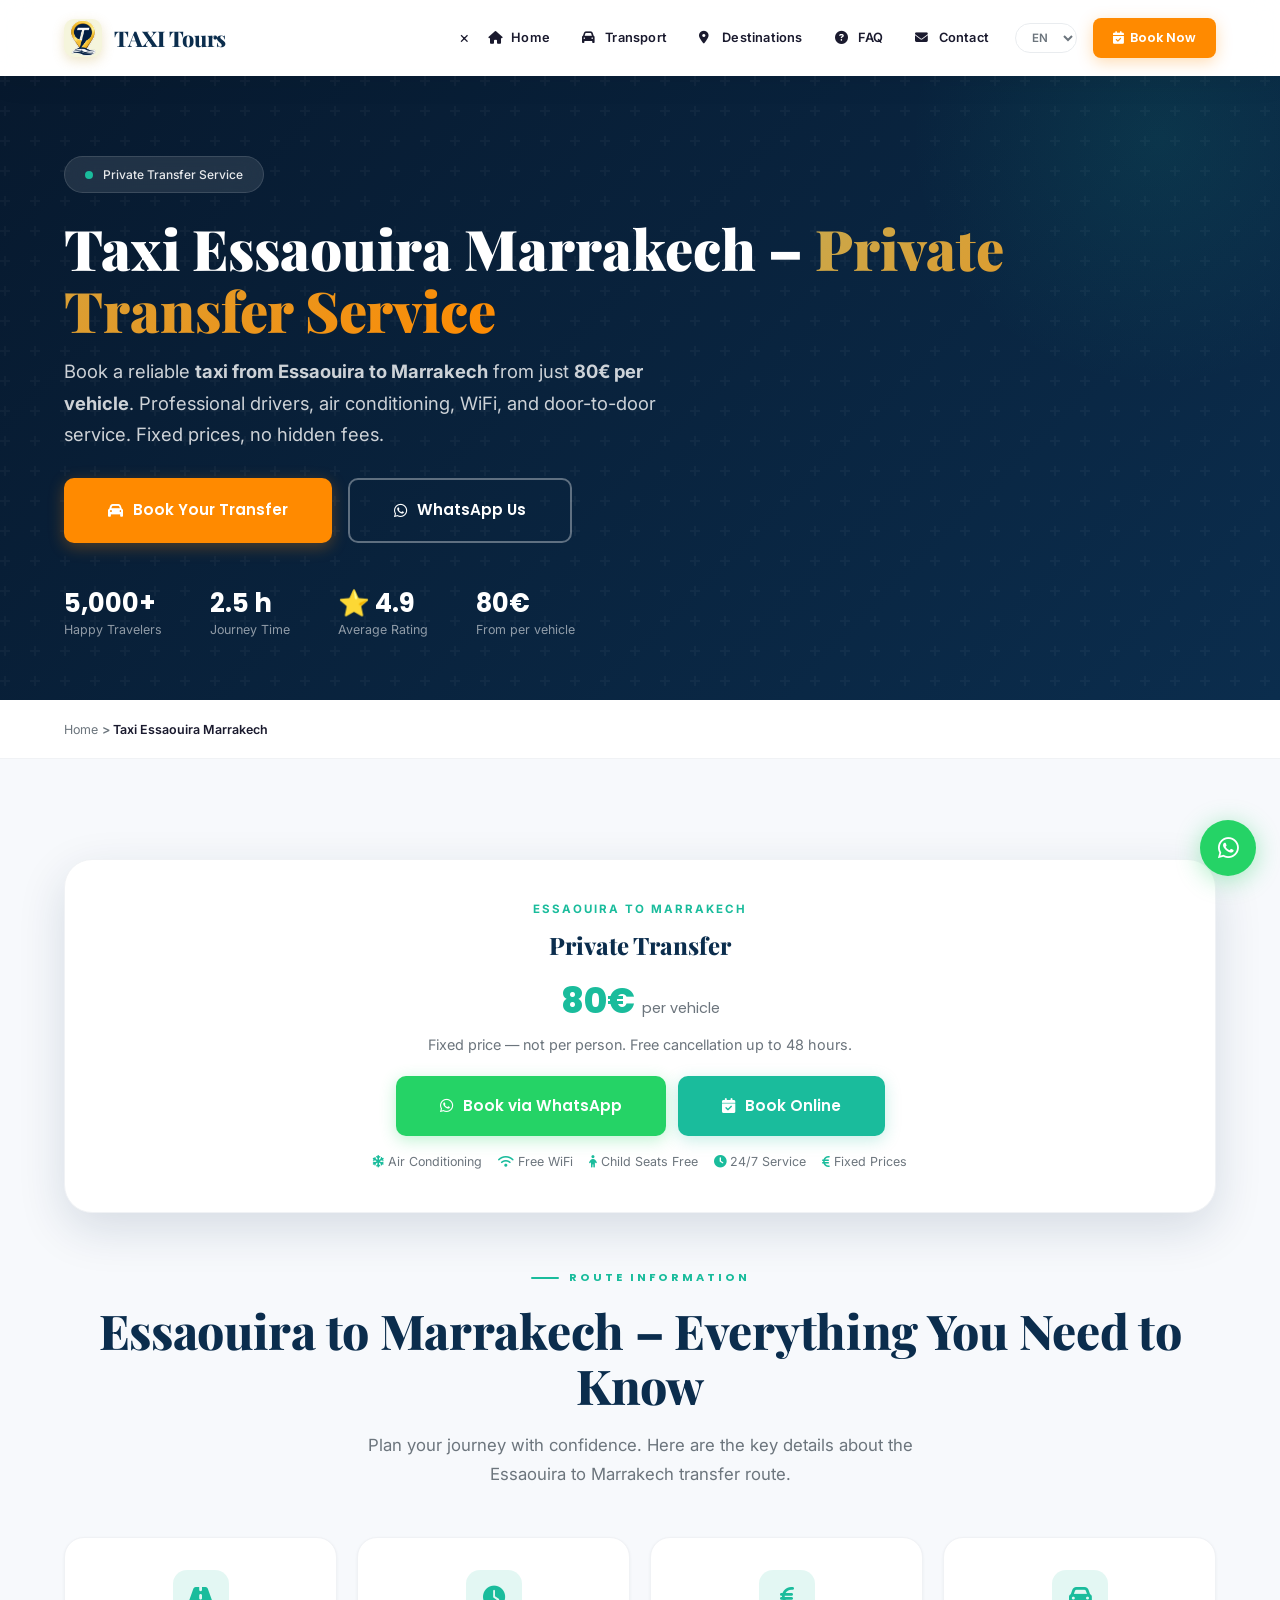
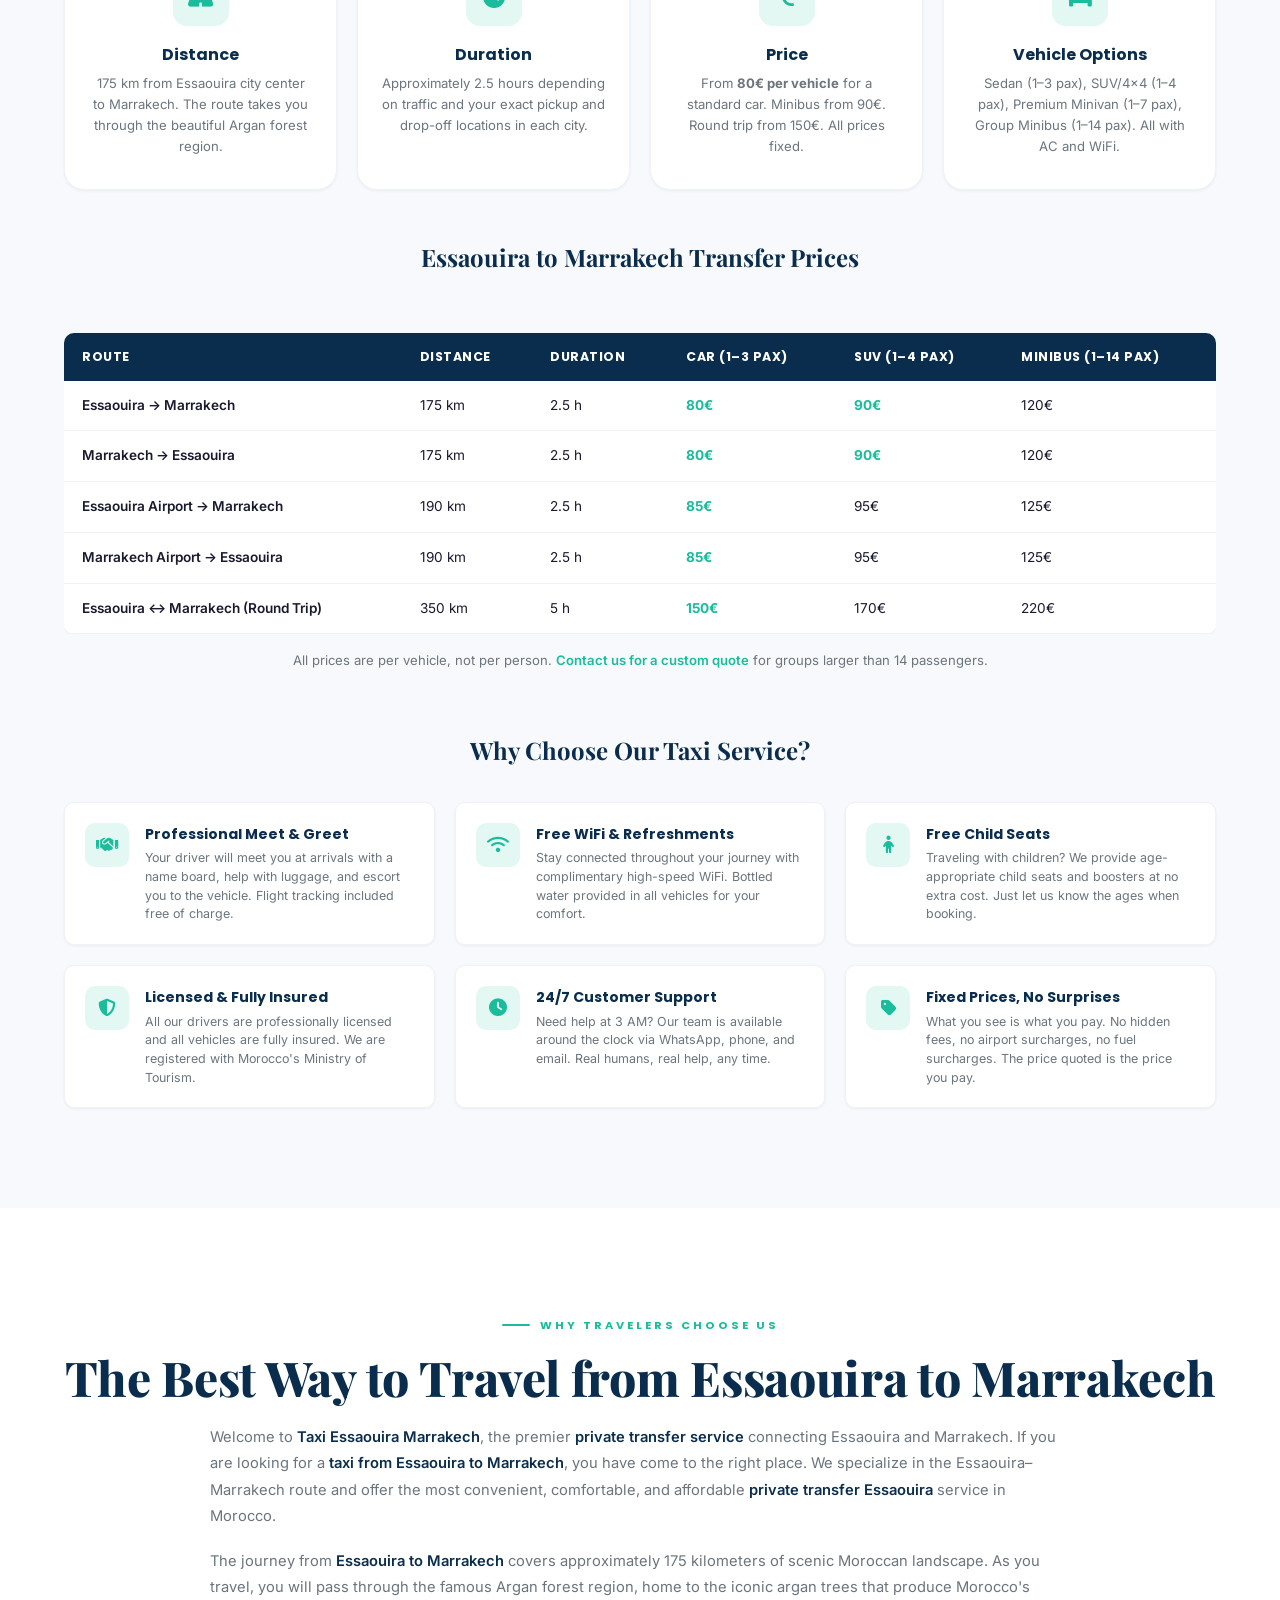
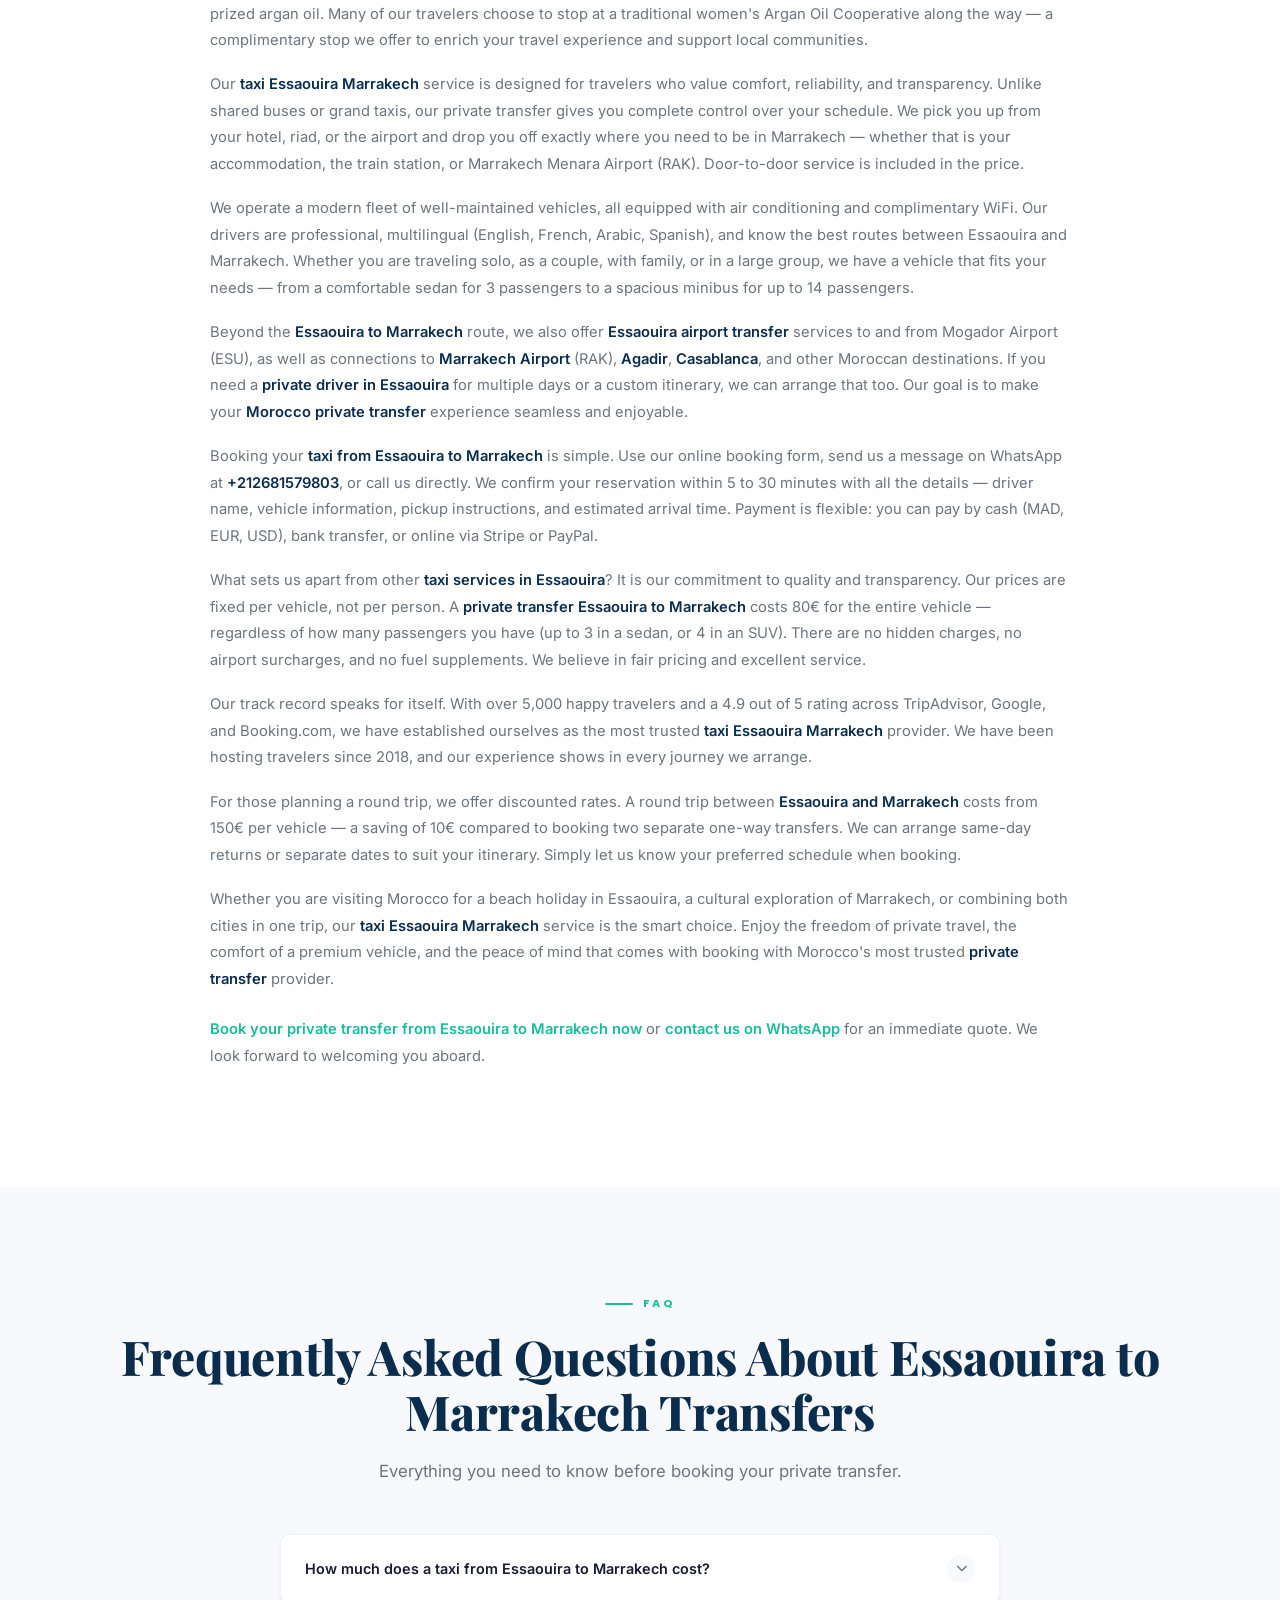
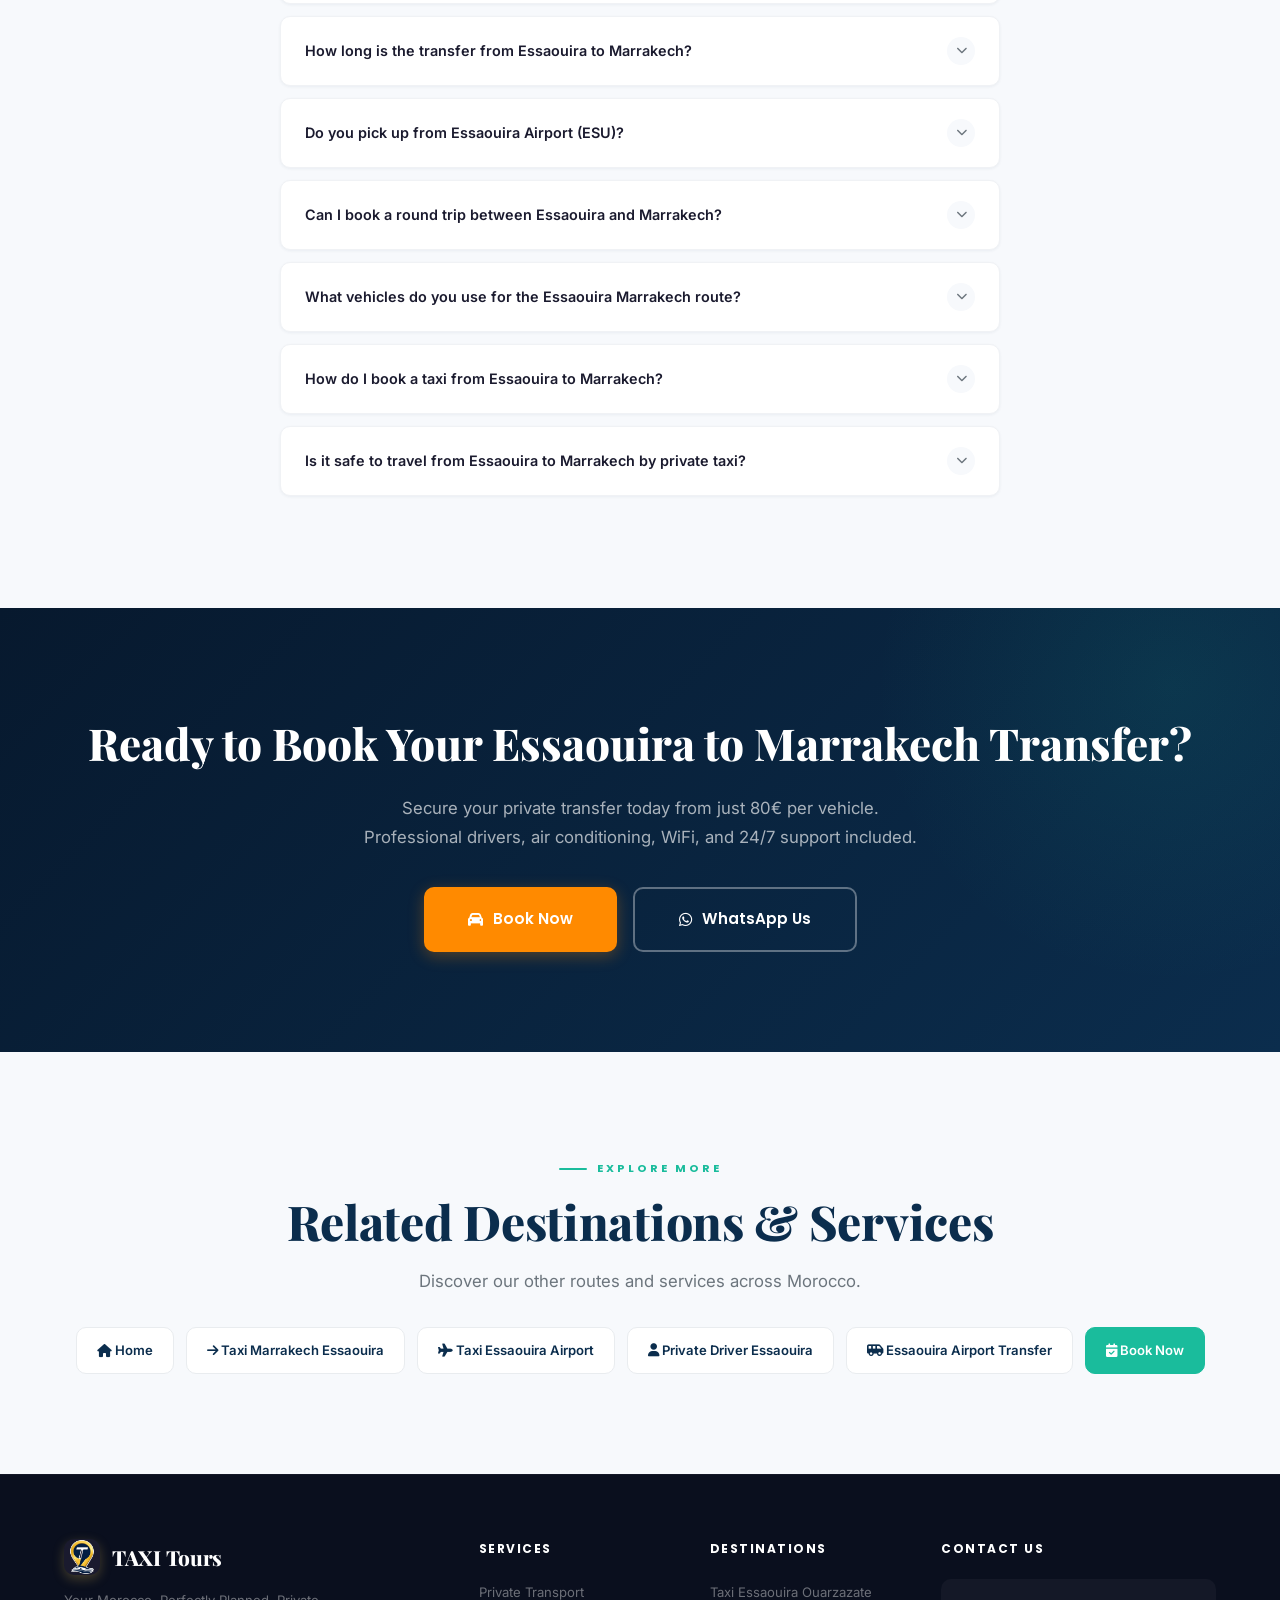
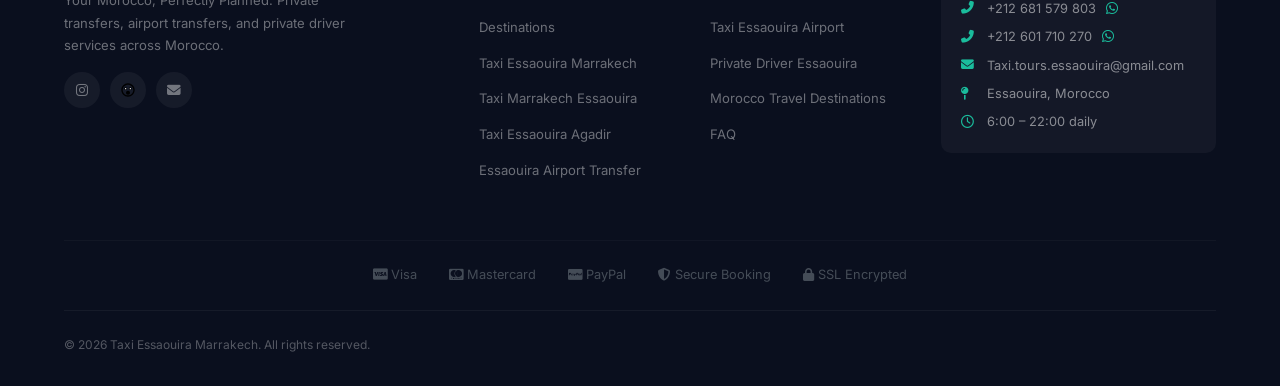
<file: taxi-essaouira-marrakech.html>
<!DOCTYPE html>
<html lang="en">

<head>
  <meta charset="UTF-8">
  <meta name="viewport" content="width=device-width,initial-scale=1">
  <link rel="icon" type="image/svg+xml" href="./images/logo-icon.png">
  <link rel="apple-touch-icon" href="./images/logo-icon.png">
  <link rel="canonical" href="https://www.taximarrakeckessaouiraa.com/taxi-essaouira-marrakech.html">
  <meta name="theme-color" content="#0B2D4D">

  <title>Taxi Essaouira Marrakech | Private Transfer from 80€</title>
  <meta name="description" content="Book a private taxi from Essaouira to Marrakech from 80€ per vehicle. 2.5 hour journey, professional drivers, air conditioning, WiFi. Fixed prices, 24/7 service.">
  <meta name="keywords" content="Taxi Essaouira Marrakech, Private Transfer Essaouira, Essaouira Airport Transfer, Taxi Marrakech Essaouira, Taxi Essaouira Airport, Private Driver Essaouira, Morocco Private Transfer">

  <meta property="og:type" content="website">
  <meta property="og:url" content="https://www.taximarrakeckessaouiraa.com/taxi-essaouira-marrakech.html">
  <meta property="og:title" content="Taxi Essaouira Marrakech | Private Transfer from 80€">
  <meta property="og:description" content="Book a private taxi from Essaouira to Marrakech from 80€ per vehicle. 2.5 hour journey, professional drivers, air conditioning, WiFi. Fixed prices, 24/7 service.">
  <meta property="og:image" content="https://www.taximarrakeckessaouiraa.com/images/og-image.jpg">
  <meta property="og:image:width" content="1200">
  <meta property="og:image:height" content="630">
  <meta property="og:locale" content="en_US">
  <meta property="og:site_name" content="Taxi Essaouira Marrakech">

  <meta name="twitter:card" content="summary_large_image">
  <meta name="twitter:title" content="Taxi Essaouira Marrakech | Private Transfer from 80€">
  <meta name="twitter:description" content="Book a private taxi from Essaouira to Marrakech from 80€ per vehicle. 2.5 hour journey, professional drivers, air conditioning, WiFi. Fixed prices, 24/7 service.">
  <meta name="twitter:image" content="https://www.taximarrakeckessaouiraa.com/images/og-image.jpg">

  <meta name="robots" content="index, follow, max-snippet:-1, max-image-preview:large">
  <meta name="googlebot" content="index, follow, max-snippet:-1, max-image-preview:large">

  <link rel="alternate" hreflang="en" href="https://www.taximarrakeckessaouiraa.com/taxi-essaouira-marrakech.html">
  <link rel="alternate" hreflang="fr" href="https://www.taximarrakeckessaouiraa.com/fr/taxi-essaouira-marrakech.html">

  <script type="application/ld+json">
  {
    "@context": "https://schema.org",
    "@type": "LocalBusiness",
    "name": "Taxi Essaouira Marrakech",
    "image": "https://www.taximarrakeckessaouiraa.com/images/logo-horizontal.svg",
    "logo": "https://www.taximarrakeckessaouiraa.com/images/logo-icon.png",
    "url": "https://www.taximarrakeckessaouiraa.com",
    "telephone": "+212681579803",
    "email": "Taxi.tours.essaouira@gmail.com",
    "description": "Private taxi and transfer services specializing in the Essaouira to Marrakech route. Professional drivers, fixed prices from 80€, air conditioning, WiFi.",
    "priceRange": "€€",
    "address": {
      "@type": "PostalAddress",
      "addressLocality": "Essaouira",
      "addressRegion": "Marrakech-Safi",
      "addressCountry": "MA"
    },
    "aggregateRating": {
      "@type": "AggregateRating",
      "ratingValue": "4.9",
      "reviewCount": "500",
      "bestRating": "5"
    },
    "openingHoursSpecification": [
      {
        "@type": "OpeningHoursSpecification",
        "dayOfWeek": ["Monday","Tuesday","Wednesday","Thursday","Friday","Saturday","Sunday"],
        "opens": "06:00",
        "closes": "22:00"
      }
    ],
    "sameAs": [
      "https://www.instagram.com/taxi.tours.essaouira",
      "https://www.tripadvisor.com/Profile/Taxitoursessaouira"
    ],
    "areaServed": [
      {"@type": "City", "name": "Marrakech"},
      {"@type": "City", "name": "Essaouira"},
      {"@type": "City", "name": "Agadir"},
      {"@type": "City", "name": "Casablanca"}
    ]
  }
  </script>

  <script type="application/ld+json">
  {
    "@context": "https://schema.org",
    "@type": "Product",
    "name": "Taxi Essaouira Marrakech Private Transfer",
    "description": "Private taxi transfer from Essaouira to Marrakech. 2.5 hour journey, air conditioning, WiFi, professional driver.",
    "brand": {
      "@type": "Brand",
      "name": "Taxi Essaouira Marrakech"
    },
    "offers": {
      "@type": "Offer",
      "price": "80",
      "priceCurrency": "EUR",
      "availability": "https://schema.org/InStock",
      "url": "https://www.taximarrakeckessaouiraa.com/taxi-essaouira-marrakech.html"
    },
    "aggregateRating": {
      "@type": "AggregateRating",
      "ratingValue": "4.9",
      "reviewCount": "500",
      "bestRating": "5"
    }
  }
  </script>

  <script type="application/ld+json">
  {
    "@context": "https://schema.org",
    "@type": "BreadcrumbList",
    "itemListElement": [
      {"@type": "ListItem", "position": 1, "name": "Home", "item": "https://www.taximarrakeckessaouiraa.com/"},
      {"@type": "ListItem", "position": 2, "name": "Taxi Essaouira Marrakech", "item": "https://www.taximarrakeckessaouiraa.com/taxi-essaouira-marrakech.html"}
    ]
  }
  </script>

  <script type="application/ld+json">
  {
    "@context": "https://schema.org",
    "@type": "FAQPage",
    "mainEntity": [
      {
        "@type": "Question",
        "name": "How much does a taxi from Essaouira to Marrakech cost?",
        "acceptedAnswer": {
          "@type": "Answer",
          "text": "A private taxi from Essaouira to Marrakech costs 80€ per vehicle (not per person) for a standard car. A minibus for larger groups is available from 90€. All prices are fixed with no hidden fees."
        }
      },
      {
        "@type": "Question",
        "name": "How long does the Essaouira to Marrakech transfer take?",
        "acceptedAnswer": {
          "@type": "Answer",
          "text": "The transfer from Essaouira to Marrakech takes approximately 2.5 hours covering 175 km. The scenic route passes through Argan forests and Berber villages. We offer comfortable vehicles with air conditioning and complimentary WiFi."
        }
      },
      {
        "@type": "Question",
        "name": "Do you offer airport pickup from Essaouira Airport?",
        "acceptedAnswer": {
          "@type": "Answer",
          "text": "Yes, we provide Essaouira Mogador Airport (ESU) transfers to and from Marrakech. Our drivers track your flight in real-time, offer complimentary waiting time, and provide a professional meet-and-greet service at arrivals."
        }
      },
      {
        "@type": "Question",
        "name": "Can I book a round trip from Essaouira to Marrakech?",
        "acceptedAnswer": {
          "@type": "Answer",
          "text": "Yes, we offer round trip transfers between Essaouira and Marrakech. You can book a same-day return or schedule separate dates. Round trip pricing starts from 150€ for a standard vehicle, saving you 10€ compared to booking two one-way trips."
        }
      },
      {
        "@type": "Question",
        "name": "What vehicles are available for the Essaouira to Marrakech route?",
        "acceptedAnswer": {
          "@type": "Answer",
          "text": "We offer a range of vehicles including standard sedans (up to 3 passengers), SUVs and 4x4s (up to 4 passengers), premium minivans (up to 7 passengers), and group minibuses (up to 14 passengers). All vehicles are air-conditioned with WiFi."
        }
      },
      {
        "@type": "Question",
        "name": "How do I book a taxi from Essaouira to Marrakech?",
        "acceptedAnswer": {
          "@type": "Answer",
          "text": "Simply fill out our booking form, click the WhatsApp button, or call us at +212681579803. We confirm within 5–30 minutes with all details including driver information and pickup instructions."
        }
      },
      {
        "@type": "Question",
        "name": "Is it safe to travel from Essaouira to Marrakech by taxi?",
        "acceptedAnswer": {
          "@type": "Answer",
          "text": "Absolutely. All our drivers are professionally licensed, our vehicles are fully insured and regularly maintained, and we are registered with Morocco's Ministry of Tourism. We have served over 5,000 happy travelers with a 4.9/5 rating."
        }
      }
    ]
  }
  </script>

  <meta http-equiv="Cache-Control" content="public, max-age=31536000, immutable">

  <link rel="preconnect" href="https://fonts.googleapis.com">
  <link rel="preconnect" href="https://fonts.gstatic.com" crossorigin>
  <link href="https://fonts.googleapis.com/css2?family=Playfair+Display:ital,wght@0,400;0,600;0,700;0,800;0,900;1,400&family=Poppins:wght@400;500;600;700;800&family=Inter:wght@300;400;500;600;700&display=swap" rel="stylesheet">
  <link rel="stylesheet" href="https://cdnjs.cloudflare.com/ajax/libs/font-awesome/6.5.0/css/all.min.css">

  <style>
    :root {
      --primary: #0B2D4D;
      --primary-light: #134074;
      --primary-dark: #07192e;
      --secondary: #1ABC9C;
      --secondary-dark: #16a085;
      --secondary-light: rgba(26, 188, 156, 0.12);
      --cta: #FF8A00;
      --cta-hover: #e67e00;
      --cta-light: rgba(255, 138, 0, 0.12);
      --gold: #C9A84C;
      --gold-light: rgba(201, 168, 76, 0.15);
      --bg: #F7F9FC;
      --bg-white: #fff;
      --bg-dark: #0A0F1E;
      --text: #1a1a2e;
      --text-muted: #6c757d;
      --text-light: #fff;
      --border: #e9ecef;
      --border-light: #f0f2f5;
      --radius: 20px;
      --radius-sm: 10px;
      --radius-lg: 28px;
      --shadow-xs: 0 1px 3px rgba(11, 45, 77, 0.06);
      --shadow-sm: 0 2px 8px rgba(11, 45, 77, 0.08);
      --shadow-md: 0 8px 30px rgba(11, 45, 77, 0.10);
      --shadow-lg: 0 16px 48px rgba(11, 45, 77, 0.14);
      --shadow-xl: 0 24px 64px rgba(11, 45, 77, 0.18);
      --shadow-glow-secondary: 0 8px 32px rgba(26, 188, 156, 0.25);
      --shadow-glow-cta: 0 8px 32px rgba(255, 138, 0, 0.3);
      --shadow-glow-gold: 0 8px 32px rgba(201, 168, 76, 0.25);
      --transition: 0.3s cubic-bezier(0.4, 0, 0.2, 1);
      --transition-slow: 0.5s cubic-bezier(0.4, 0, 0.2, 1);
      --transition-bounce: 0.4s cubic-bezier(0.34, 1.56, 0.64, 1);
      --nav-height: 76px;
      --max-width: 1200px;
      --font-display: 'Playfair Display', Georgia, serif;
      --font-ui: 'Poppins', sans-serif;
      --font-body: 'Inter', -apple-system, BlinkMacSystemFont, sans-serif;
      --glass-bg: rgba(255, 255, 255, 0.10);
      --glass-border: rgba(255, 255, 255, 0.15);
    }

    *, *::before, *::after { margin: 0; padding: 0; box-sizing: border-box }
    html { scroll-behavior: smooth; font-size: 16px; -webkit-tap-highlight-color: transparent }
    body { font-family: var(--font-body); color: var(--text); background: var(--bg); line-height: 1.6; -webkit-font-smoothing: antialiased; overflow-x: hidden; padding-top: var(--nav-height) }
    img { max-width: 100%; height: auto; display: block }
    a { text-decoration: none; color: inherit }
    ul { list-style: none }
    button { cursor: pointer; border: none; background: none; font: inherit; color: inherit }
    input, select, textarea { font: inherit; outline: none }
    ::selection { background: rgba(26, 188, 156, 0.2); color: var(--primary) }

    .container { width: 100%; max-width: var(--max-width); margin: 0 auto; padding: 0 24px }
    .section { padding: 100px 0 }
    .section-label { display: inline-flex; align-items: center; gap: 10px; font-family: var(--font-ui); font-size: 0.7rem; font-weight: 700; text-transform: uppercase; letter-spacing: 3px; color: var(--secondary); margin-bottom: 16px }
    .section-label::before { content: ''; width: 28px; height: 2px; background: var(--secondary); border-radius: 2px }
    .section-title { font-family: var(--font-display); font-size: clamp(2rem, 4.5vw, 3rem); font-weight: 800; color: var(--primary); line-height: 1.15; margin-bottom: 18px; letter-spacing: -0.3px }
    .section-subtitle { font-size: 1.05rem; color: var(--text-muted); max-width: 620px; line-height: 1.7 }
    .text-center { text-align: center }
    .text-center .section-subtitle { margin: 0 auto }

    .glass { background: var(--glass-bg); backdrop-filter: blur(16px); -webkit-backdrop-filter: blur(16px); border: 1px solid var(--glass-border) }
    .glass-card { background: rgba(255, 255, 255, 0.92); backdrop-filter: blur(20px); -webkit-backdrop-filter: blur(20px); border: 1px solid rgba(255, 255, 255, 0.6); box-shadow: var(--shadow-lg) }

    .btn { display: inline-flex; align-items: center; justify-content: center; gap: 10px; font-family: var(--font-ui); font-weight: 600; font-size: 0.85rem; padding: 14px 32px; border-radius: var(--radius-sm); transition: var(--transition); white-space: nowrap; position: relative; overflow: hidden }
    .btn::after { content: ''; position: absolute; inset: 0; background: rgba(255, 255, 255, 0.12); opacity: 0; transition: opacity 0.3s }
    .btn:hover::after { opacity: 1 }
    .btn:active { transform: scale(0.97) }
    .btn-primary { background: var(--primary); color: var(--text-light); box-shadow: 0 4px 16px rgba(11, 45, 77, 0.2) }
    .btn-primary:hover { background: var(--primary-light); transform: translateY(-2px); box-shadow: 0 8px 28px rgba(11, 45, 77, 0.3) }
    .btn-secondary { background: var(--secondary); color: var(--text-light); box-shadow: 0 4px 16px rgba(26, 188, 156, 0.25) }
    .btn-secondary:hover { background: var(--secondary-dark); transform: translateY(-2px); box-shadow: var(--shadow-glow-secondary) }
    .btn-cta { background: var(--cta); color: var(--text-light); box-shadow: 0 4px 16px rgba(255, 138, 0, 0.3) }
    .btn-cta:hover { background: var(--cta-hover); transform: translateY(-2px); box-shadow: var(--shadow-glow-cta) }
    .btn-outline { background: transparent; border: 2px solid rgba(255, 255, 255, 0.35); color: var(--text-light) }
    .btn-outline:hover { background: rgba(255, 255, 255, 0.1); border-color: rgba(255, 255, 255, 0.6); transform: translateY(-2px) }
    .btn-whatsapp { background: #25D366; color: white; box-shadow: 0 4px 16px rgba(37, 211, 102, 0.3) }
    .btn-whatsapp:hover { background: #20bd5d; transform: translateY(-2px); box-shadow: 0 8px 28px rgba(37, 211, 102, 0.35) }
    .btn-gold { background: var(--gold); color: var(--primary); box-shadow: 0 4px 16px rgba(201, 168, 76, 0.3) }
    .btn-gold:hover { background: #b8963a; transform: translateY(-2px); box-shadow: var(--shadow-glow-gold) }
    .btn-sm { padding: 10px 20px; font-size: 0.78rem; border-radius: 8px }
    .btn-lg { padding: 18px 44px; font-size: 0.95rem }
    .btn-block { width: 100%; justify-content: center }
    .btn-icon { width: 44px; height: 44px; padding: 0; border-radius: 50% }

    .navbar { position: fixed; top: 0; left: 0; right: 0; z-index: 1000; height: var(--nav-height); display: flex; align-items: center; transition: background 0.4s cubic-bezier(0.4, 0, 0.2, 1), box-shadow 0.4s cubic-bezier(0.4, 0, 0.2, 1); background: rgba(255, 255, 255, 0.9); -webkit-backdrop-filter: blur(16px); backdrop-filter: blur(16px); box-shadow: 0 4px 30px rgba(0, 0, 0, 0.08) }
    .navbar .container { display: flex; align-items: center; justify-content: space-between; height: 100% }
    .navbar-brand { display: flex; align-items: center; gap: 12px; font-family: var(--font-display); font-weight: 800; font-size: 1.35rem; color: var(--primary); letter-spacing: -0.3px; flex-shrink: 0 }
    .navbar-brand-icon { width: 38px; height: 38px; background: linear-gradient(135deg, var(--gold), #a8892e); border-radius: 10px; display: flex; align-items: center; justify-content: center; font-size: 1rem; color: var(--primary-dark); box-shadow: 0 4px 12px rgba(201, 168, 76, 0.3); flex-shrink: 0 }
    .navbar-menu { display: flex; align-items: center; gap: 4px }
    .navbar-link { position: relative; font-size: 0.8rem; font-weight: 600; color: var(--text); padding: 8px 14px; border-radius: var(--radius-sm); transition: color 0.3s ease, background 0.3s ease; letter-spacing: 0.2px }
    .navbar-link::before { content: ''; position: absolute; inset: 0; border-radius: var(--radius-sm); background: var(--bg); opacity: 0; transform: scale(0.92); transition: opacity 0.3s ease, transform 0.3s ease }
    .navbar-link:hover::before { opacity: 1; transform: scale(1) }
    .navbar-link:hover { color: var(--primary) }
    .navbar-link::after { content: ''; position: absolute; bottom: 3px; left: 50%; transform: translateX(-50%) scaleX(0); width: 18px; height: 2.5px; background: var(--gold); border-radius: 3px; transition: transform 0.35s cubic-bezier(0.34, 1.56, 0.64, 1) }
    .navbar-link.active::after { transform: translateX(-50%) scaleX(1) }
    .navbar-lang { margin-left: 8px; padding: 6px 12px; border-radius: 50px; font-size: 0.72rem; font-weight: 600; color: var(--text-muted); border: 1px solid var(--border); transition: color 0.3s ease, border-color 0.3s ease, background 0.3s ease; background: transparent; cursor: pointer; outline: none }
    .navbar-cta { margin-left: 12px }
    .navbar-cta .btn { gap: 6px }
    .navbar-overlay { display: none }
    .navbar-toggle { display: none; flex-direction: column; gap: 5px; padding: 6px; cursor: pointer; z-index: 1001; background: none; border: none }
    .navbar-toggle span { display: block; width: 24px; height: 2.5px; background: var(--primary); border-radius: 3px; transition: transform 0.35s cubic-bezier(0.34, 1.56, 0.64, 1), opacity 0.25s ease, background 0.3s ease }
    .navbar-toggle.active span:nth-child(1) { transform: rotate(45deg) translate(5px, 5px) }
    .navbar-toggle.active span:nth-child(2) { opacity: 0; transform: translateX(-10px) }
    .navbar-toggle.active span:nth-child(3) { transform: rotate(-45deg) translate(5px, -5px) }

    .page-hero { position: relative; min-height: 60vh; display: flex; align-items: center; overflow: hidden; background: linear-gradient(135deg, var(--primary-dark), var(--primary)) }
    .page-hero::before { content: ''; position: absolute; inset: 0; background: url("data:image/svg+xml,%3Csvg width='60' height='60' viewBox='0 0 60 60' xmlns='http://www.w3.org/2000/svg'%3E%3Cg fill='none' fill-rule='evenodd'%3E%3Cg fill='%23ffffff' fill-opacity='0.03'%3E%3Cpath d='M36 34v-4h-2v4h-4v2h4v4h2v-4h4v-2h-4zm0-30V0h-2v4h-4v2h4v4h2V6h4V4h-4zM6 34v-4H4v4H0v2h4v4h2v-4h4v-2H6zM6 4V0H4v4H0v2h4v4h2V6h4V4H6z'/%3E%3C/g%3E%3C/g%3E%3C/svg%3E"); pointer-events: none }
    .page-hero::after { content: ''; position: absolute; top: -30%; right: -10%; width: 500px; height: 500px; background: radial-gradient(circle, rgba(26, 188, 156, 0.1), transparent 70%); border-radius: 50%; pointer-events: none }
    .page-hero-content { position: relative; z-index: 2; width: 100%; padding: 80px 0 60px }
    .page-hero-badge { display: inline-flex; align-items: center; gap: 10px; background: rgba(255, 255, 255, 0.10); backdrop-filter: blur(12px); border: 1px solid rgba(255, 255, 255, 0.12); padding: 8px 20px; border-radius: 50px; font-size: 0.75rem; font-weight: 500; color: rgba(255, 255, 255, 0.9); margin-bottom: 24px }
    .page-hero-badge-dot { width: 8px; height: 8px; background: var(--secondary); border-radius: 50%; animation: pulse-dot 2s infinite }
    @keyframes pulse-dot { 0%,100% { opacity: 1; transform: scale(1) } 50% { opacity: 0.5; transform: scale(0.8) } }
    .page-hero h1 { font-family: var(--font-display); font-size: clamp(2.2rem, 5vw, 3.5rem); font-weight: 900; color: var(--text-light); line-height: 1.1; margin-bottom: 16px }
    .page-hero h1 span { background: linear-gradient(135deg, var(--gold) 0%, var(--cta) 100%); -webkit-background-clip: text; -webkit-text-fill-color: transparent; background-clip: text }
    .page-hero p { font-size: clamp(0.95rem, 1.5vw, 1.15rem); color: rgba(255, 255, 255, 0.8); max-width: 600px; line-height: 1.7; margin-bottom: 28px }
    .page-hero-actions { display: flex; gap: 16px; flex-wrap: wrap }
    .page-hero-stats { display: flex; gap: 48px; margin-top: 48px }
    .page-hero-stat-value { font-family: var(--font-ui); font-size: 1.6rem; font-weight: 700; color: var(--text-light); line-height: 1 }
    .page-hero-stat-label { font-size: 0.78rem; color: rgba(255, 255, 255, 0.55); margin-top: 4px }

    .breadcrumbs { padding: 16px 0; background: var(--bg-white); border-bottom: 1px solid var(--border-light) }
    .breadcrumbs a { font-size: 0.78rem; color: var(--text-muted); transition: color 0.3s }
    .breadcrumbs a:hover { color: var(--secondary) }
    .breadcrumbs span { font-size: 0.78rem; color: var(--text); font-weight: 600 }

    .info-grid { display: grid; grid-template-columns: repeat(auto-fit, minmax(220px, 1fr)); gap: 20px; margin-top: 48px }
    .info-card { background: var(--bg-white); border-radius: var(--radius); padding: 32px 24px; text-align: center; box-shadow: var(--shadow-xs); border: 1px solid var(--border-light); transition: var(--transition-bounce) }
    .info-card:hover { transform: translateY(-6px); box-shadow: var(--shadow-lg); border-color: var(--secondary) }
    .info-card-icon { width: 56px; height: 56px; margin: 0 auto 16px; background: var(--secondary-light); border-radius: 14px; display: flex; align-items: center; justify-content: center; font-size: 1.4rem; color: var(--secondary) }
    .info-card h3 { font-family: var(--font-ui); font-size: 1rem; font-weight: 700; color: var(--primary); margin-bottom: 6px }
    .info-card p { font-size: 0.82rem; color: var(--text-muted); line-height: 1.6 }

    .pricing-table { width: 100%; border-collapse: collapse; font-size: 0.85rem; margin-top: 32px; border-radius: var(--radius-sm); overflow: hidden; box-shadow: var(--shadow-xs) }
    .pricing-table thead { background: var(--primary); color: white }
    .pricing-table th { padding: 14px 18px; text-align: left; font-family: var(--font-ui); font-size: 0.78rem; text-transform: uppercase; letter-spacing: 0.5px }
    .pricing-table td { padding: 14px 18px; border-bottom: 1px solid var(--border-light); background: var(--bg-white) }
    .pricing-table tbody tr:hover td { background: var(--secondary-light) }
    .pricing-table .highlight { font-weight: 700; color: var(--secondary) }

    .features-list { display: grid; grid-template-columns: repeat(auto-fit, minmax(280px, 1fr)); gap: 20px; margin-top: 32px }
    .feature-item { display: flex; gap: 16px; padding: 20px; background: var(--bg-white); border-radius: var(--radius-sm); box-shadow: var(--shadow-xs); border: 1px solid var(--border-light); transition: var(--transition) }
    .feature-item:hover { border-color: var(--secondary); box-shadow: var(--shadow-sm) }
    .feature-item-icon { width: 44px; height: 44px; background: var(--secondary-light); border-radius: 10px; display: flex; align-items: center; justify-content: center; font-size: 1.1rem; color: var(--secondary); flex-shrink: 0 }
    .feature-item-text h4 { font-family: var(--font-ui); font-size: 0.88rem; font-weight: 700; color: var(--primary); margin-bottom: 4px }
    .feature-item-text p { font-size: 0.78rem; color: var(--text-muted); line-height: 1.5 }

    .seo-content { font-size: 0.92rem; color: var(--text-muted); line-height: 1.8; max-width: 860px; margin: 0 auto }
    .seo-content p { margin-bottom: 18px }
    .seo-content strong { color: var(--primary); font-weight: 600 }
    .seo-content a { color: var(--secondary); font-weight: 600 }
    .seo-content a:hover { text-decoration: underline }

    .faq-list { max-width: 720px; margin: 0 auto }
    .faq-item { background: var(--bg-white); border-radius: var(--radius-sm); margin-bottom: 12px; box-shadow: var(--shadow-xs); border: 1px solid var(--border-light); overflow: hidden; transition: var(--transition) }
    .faq-item:hover { box-shadow: var(--shadow-sm) }
    .faq-item.open { box-shadow: var(--shadow-md); border-color: var(--secondary) }
    .faq-question { display: flex; align-items: center; justify-content: space-between; width: 100%; padding: 20px 24px; font-size: 0.9rem; font-weight: 600; color: var(--text); text-align: left; transition: var(--transition); cursor: pointer }
    .faq-item.open .faq-question { color: var(--secondary) }
    .faq-icon { width: 28px; height: 28px; border-radius: 50%; background: var(--bg); display: flex; align-items: center; justify-content: center; font-size: 0.7rem; color: var(--text-muted); transition: var(--transition); flex-shrink: 0 }
    .faq-item.open .faq-icon { background: var(--secondary-light); color: var(--secondary); transform: rotate(180deg) }
    .faq-answer { max-height: 0; overflow: hidden; transition: max-height 0.35s ease, padding 0.35s ease; padding: 0 24px }
    .faq-item.open .faq-answer { max-height: 300px; padding: 0 24px 20px }
    .faq-answer p { font-size: 0.83rem; color: var(--text-muted); line-height: 1.7 }

    .cta-section { background: linear-gradient(135deg, var(--primary-dark), var(--primary)); position: relative; overflow: hidden }
    .cta-section::before { content: ''; position: absolute; top: -50%; right: -15%; width: 600px; height: 600px; background: radial-gradient(circle, rgba(26, 188, 156, 0.1), transparent 70%); border-radius: 50%; pointer-events: none }
    .cta-content { position: relative; z-index: 2; text-align: center }
    .cta-title { font-family: var(--font-display); font-size: clamp(1.75rem, 4vw, 2.75rem); font-weight: 800; color: var(--text-light); margin-bottom: 16px }
    .cta-text { color: rgba(255, 255, 255, 0.65); font-size: 1.05rem; max-width: 560px; margin: 0 auto 36px; line-height: 1.7 }
    .cta-actions { display: flex; justify-content: center; gap: 16px; flex-wrap: wrap }

    .route-cta-card { background: var(--bg-white); border-radius: var(--radius-lg); padding: 40px; box-shadow: var(--shadow-lg); text-align: center; border: 1px solid var(--border-light) }
    .route-cta-card h3 { font-family: var(--font-display); font-size: 1.5rem; font-weight: 800; color: var(--primary); margin-bottom: 8px }
    .route-cta-card p { color: var(--text-muted); font-size: 0.9rem; margin-bottom: 20px }
    .route-cta-price { font-family: var(--font-ui); font-size: 2.2rem; font-weight: 800; color: var(--secondary); margin-bottom: 4px }
    .route-cta-price small { font-size: 0.9rem; font-weight: 400; color: var(--text-muted) }
    .route-cta-note { font-size: 0.78rem; color: var(--text-muted); margin-bottom: 24px }

    .internal-links { display: flex; flex-wrap: wrap; gap: 12px; justify-content: center; margin-top: 32px }
    .internal-link { padding: 12px 20px; background: var(--bg-white); border-radius: var(--radius-sm); font-size: 0.82rem; font-weight: 600; color: var(--primary); border: 1px solid var(--border); transition: var(--transition) }
    .internal-link:hover { border-color: var(--secondary); color: var(--secondary); transform: translateY(-2px); box-shadow: var(--shadow-sm) }

    .footer { background: var(--bg-dark); padding: 64px 0 32px; border-top: 1px solid rgba(255, 255, 255, 0.04) }
    .footer-grid { display: grid; grid-template-columns: 2fr 1fr 1fr 1.5fr; gap: 48px; margin-bottom: 48px }
    .footer-brand { font-family: var(--font-display); font-size: 1.3rem; font-weight: 800; color: var(--text-light); display: flex; align-items: center; gap: 12px; margin-bottom: 14px; letter-spacing: -0.3px }
    .footer-brand .navbar-brand-icon { width: 36px; height: 36px; font-size: 0.9rem }
    .footer-desc { font-size: 0.82rem; color: rgba(255, 255, 255, 0.4); line-height: 1.7; max-width: 300px; margin-bottom: 16px }
    .footer-socials { display: flex; gap: 10px }
    .footer-social { width: 36px; height: 36px; border-radius: 50%; background: rgba(255, 255, 255, 0.05); display: flex; align-items: center; justify-content: center; color: rgba(255, 255, 255, 0.4); font-size: 0.85rem; transition: var(--transition) }
    .footer-social:hover { background: var(--secondary); color: white; transform: translateY(-3px) }
    .footer-heading { font-family: var(--font-ui); font-size: 0.75rem; font-weight: 700; color: var(--text-light); text-transform: uppercase; letter-spacing: 1.5px; margin-bottom: 20px }
    .footer-links li { margin-bottom: 10px }
    .footer-links a { font-size: 0.82rem; color: rgba(255, 255, 255, 0.4); transition: var(--transition); display: inline-flex; align-items: center; gap: 8px }
    .footer-links a:hover { color: var(--secondary); transform: translateX(4px) }
    .footer-contact { padding: 20px; background: rgba(255, 255, 255, 0.04); border-radius: var(--radius-sm); margin-top: 12px }
    .footer-contact-item { display: flex; align-items: center; gap: 10px; font-size: 0.8rem; color: rgba(255, 255, 255, 0.5); margin-bottom: 8px }
    .footer-contact-item:last-child { margin-bottom: 0 }
    .footer-contact-item i { width: 16px; color: var(--secondary) }
    .footer-contact-link { color: rgba(255, 255, 255, 0.5); text-decoration: none; transition: color 0.3s ease }
    .footer-contact-link:hover { color: var(--secondary) }
    .footer-contact-wa { color: #25D366; font-size: 0.85rem; transition: transform 0.3s ease; display: inline-flex; align-items: center }
    .footer-contact-wa:hover { color: #20bd5d; transform: scale(1.15) }
    .footer-bottom { padding-top: 24px; border-top: 1px solid rgba(255, 255, 255, 0.05); display: flex; justify-content: space-between; align-items: center; flex-wrap: wrap; gap: 16px }
    .footer-copy { font-size: 0.75rem; color: rgba(255, 255, 255, 0.3) }

    .whatsapp-float { position: fixed; bottom: 24px; right: 24px; z-index: 999; width: 56px; height: 56px; background: #25D366; border-radius: 50%; display: flex; align-items: center; justify-content: center; color: white; font-size: 1.5rem; box-shadow: 0 4px 24px rgba(37, 211, 102, 0.4); transition: var(--transition-bounce); animation: wa-pulse 2.5s ease-in-out infinite }
    .whatsapp-float:hover { transform: scale(1.12); box-shadow: 0 8px 36px rgba(37, 211, 102, 0.5) }
    @keyframes wa-pulse { 0%,100% { box-shadow: 0 4px 24px rgba(37, 211, 102, 0.4) } 50% { box-shadow: 0 4px 40px rgba(37, 211, 102, 0.65) } }
    .whatsapp-float-tooltip { position: absolute; right: 68px; background: white; color: var(--text); padding: 10px 18px; border-radius: var(--radius-sm); font-size: 0.78rem; font-weight: 600; white-space: nowrap; box-shadow: var(--shadow-lg); opacity: 0; pointer-events: none; transition: var(--transition) }
    .whatsapp-float:hover .whatsapp-float-tooltip { opacity: 1; right: 72px }

    .sticky-mobile-cta { display: none; position: fixed; bottom: 0; left: 0; right: 0; z-index: 998; padding: 12px 16px; padding-bottom: calc(12px + env(safe-area-inset-bottom, 0)); background: var(--bg-white); border-top: 1px solid var(--border); box-shadow: 0 -4px 20px rgba(0, 0, 0, 0.08); gap: 10px; animation: slideUp 0.3s ease-out }
    @keyframes slideUp { from { transform: translateY(100%) } to { transform: translateY(0) } }
    .sticky-mobile-cta .btn { flex: 1; justify-content: center }

    .reveal { opacity: 0; transform: translateY(30px); transition: opacity 0.7s ease, transform 0.7s ease }
    .reveal.visible { opacity: 1; transform: translateY(0) }

    body { animation: pageFadeIn 0.5s ease-out }
    @keyframes pageFadeIn { from { opacity: 0 } to { opacity: 1 } }

    @media(max-width:1024px) { .footer-grid { grid-template-columns: repeat(2, 1fr) } }

    @media(max-width:768px) {
      .section { padding: 60px 0 }
      .navbar-overlay { display: block; position: fixed; inset: 0; background: rgba(0, 0, 0, 0.45); z-index: 998; opacity: 0; pointer-events: none; transition: opacity 0.35s ease; -webkit-backdrop-filter: blur(4px); backdrop-filter: blur(4px) }
      .navbar-overlay.open { opacity: 1; pointer-events: auto }
      .navbar-toggle { display: flex }
      .navbar-menu { position: fixed; top: 0; right: -100%; width: min(320px, 85vw); height: 100vh; height: 100dvh; background: var(--primary); flex-direction: column; padding: 90px 28px 32px; align-items: flex-start; transition: right 0.45s cubic-bezier(0.4, 0, 0.2, 1); gap: 4px; z-index: 999; overflow-y: auto; box-shadow: -4px 0 30px rgba(0, 0, 0, 0.15) }
      .navbar-menu.open { right: 0 }
      .navbar-link { width: 100%; padding: 12px 16px; font-size: 0.9rem; border-radius: 8px; color: rgba(255, 255, 255, 0.9) }
      .navbar-link::before { display: none }
      .navbar-link::after { bottom: auto; left: 0; top: 50%; transform: translateY(-50%) scaleY(0); width: 3px; height: 20px }
      .navbar-link.active::after { transform: translateY(-50%) scaleY(1) }
      .navbar-cta { margin-left: 0; margin-top: 8px; width: 100% }
      .navbar-cta .btn { width: 100%; justify-content: center }
      .navbar-lang { display: none }
      .page-hero { min-height: 50vh }
      .page-hero-content { padding: 60px 0 40px }
      .page-hero-stats { gap: 24px; flex-wrap: wrap }
      .sticky-mobile-cta { display: flex }
      .whatsapp-float { bottom: 76px; width: 48px; height: 48px; font-size: 1.25rem }
      .whatsapp-float-tooltip { display: none }
      .footer-grid { grid-template-columns: 1fr; gap: 28px }
    }

    @media(max-width:480px) {
      .page-hero-actions, .cta-actions { flex-direction: column; width: 100% }
      .page-hero-actions .btn, .cta-actions .btn { width: 100%; justify-content: center }
      .pricing-table { font-size: 0.75rem }
      .pricing-table th, .pricing-table td { padding: 10px 12px }
    }
  </style>
</head>

<body>

  <nav class="navbar" id="navbar">
    <div class="container">
      <a href="index.html" class="navbar-brand">
        <span class="navbar-brand-icon" style="background: beige !important;">
          <img src="./images/logo-icon.png" alt="">
        </span>
        <span>TAXI Tours</span>
      </a>
      <div class="navbar-menu" id="navbarMenu">
        <button class="navbar-close" id="navbarClose" aria-label="Close menu">&times;</button>
        <a href="index.html" class="navbar-link"><i class="fas fa-home" style="width:20px"></i> Home</a>
        <a href="index.html#transport" class="navbar-link"><i class="fas fa-car" style="width:20px"></i> Transport</a>
        <a href="index.html#destinations" class="navbar-link"><i class="fas fa-map-marker-alt" style="width:20px"></i> Destinations</a>
        <a href="index.html#faq" class="navbar-link"><i class="fas fa-question-circle" style="width:20px"></i> FAQ</a>
        <a href="index.html#contact" class="navbar-link"><i class="fas fa-envelope" style="width:20px"></i> Contact</a>
        <select class="navbar-lang">
          <option value="en">EN</option>
          <option value="fr">FR</option>
        </select>
        <div class="navbar-cta"><a href="book-now/index.html" class="btn btn-cta btn-sm"><i class="fas fa-calendar-check"></i> Book Now</a></div>
      </div>
      <div class="navbar-overlay" id="navbarOverlay"></div>
      <button class="navbar-toggle" id="navbarToggle" aria-label="Toggle menu"><span></span><span></span><span></span></button>
    </div>
  </nav>

  <section class="page-hero">
    <div class="page-hero-content">
      <div class="container">
        <div class="page-hero-badge"><span class="page-hero-badge-dot"></span>Private Transfer Service</div>
        <h1>Taxi Essaouira Marrakech – <span>Private Transfer Service</span></h1>
        <p>Book a reliable <strong>taxi from Essaouira to Marrakech</strong> from just <strong>80€ per vehicle</strong>. Professional drivers, air conditioning, WiFi, and door-to-door service. Fixed prices, no hidden fees.</p>
        <div class="page-hero-actions">
          <a href="book-now/index.html" class="btn btn-cta btn-lg"><i class="fas fa-car"></i> Book Your Transfer</a>
          <a href="https://wa.me/212681579803?text=Hi!%20I'd%20like%20to%20book%20a%20taxi%20from%20Essaouira%20to%20Marrakech" target="_blank" class="btn btn-outline btn-lg"><i class="fab fa-whatsapp"></i> WhatsApp Us</a>
        </div>
        <div class="page-hero-stats">
          <div><div class="page-hero-stat-value">5,000+</div><div class="page-hero-stat-label">Happy Travelers</div></div>
          <div><div class="page-hero-stat-value">2.5 h</div><div class="page-hero-stat-label">Journey Time</div></div>
          <div><div class="page-hero-stat-value">⭐ 4.9</div><div class="page-hero-stat-label">Average Rating</div></div>
          <div><div class="page-hero-stat-value">80€</div><div class="page-hero-stat-label">From per vehicle</div></div>
        </div>
      </div>
    </div>
  </section>

  <div class="breadcrumbs">
    <div class="container">
      <a href="index.html">Home</a> <span style="color:var(--text-muted)"> &gt; </span> <span>Taxi Essaouira Marrakech</span>
    </div>
  </div>

  <section class="section">
    <div class="container">
      <div class="route-cta-card reveal" style="margin-bottom:48px">
        <div style="font-size:0.72rem;font-weight:700;text-transform:uppercase;letter-spacing:2px;color:var(--secondary);margin-bottom:8px">Essaouira to Marrakech</div>
        <h3>Private Transfer</h3>
        <div class="route-cta-price">80€ <small>per vehicle</small></div>
        <p class="route-cta-note">Fixed price — not per person. Free cancellation up to 48 hours.</p>
        <div style="display:flex;gap:12px;justify-content:center;flex-wrap:wrap">
          <a href="https://wa.me/212681579803?text=I'd%20like%20to%20book%20a%20taxi%20from%20Essaouira%20to%20Marrakech%20(80%C2%AC)" target="_blank" class="btn btn-whatsapp btn-lg"><i class="fab fa-whatsapp"></i> Book via WhatsApp</a>
          <a href="book-now/index.html" class="btn btn-secondary btn-lg"><i class="fas fa-calendar-check"></i> Book Online</a>
        </div>
        <div style="margin-top:16px;display:flex;gap:16px;justify-content:center;flex-wrap:wrap;font-size:0.78rem;color:var(--text-muted)">
          <span><i class="fas fa-snowflake" style="color:var(--secondary)"></i> Air Conditioning</span>
          <span><i class="fas fa-wifi" style="color:var(--secondary)"></i> Free WiFi</span>
          <span><i class="fas fa-child" style="color:var(--secondary)"></i> Child Seats Free</span>
          <span><i class="fas fa-clock" style="color:var(--secondary)"></i> 24/7 Service</span>
          <span><i class="fas fa-euro-sign" style="color:var(--secondary)"></i> Fixed Prices</span>
        </div>
      </div>

      <div class="text-center reveal">
        <span class="section-label">Route Information</span>
        <h2 class="section-title">Essaouira to Marrakech – Everything You Need to Know</h2>
        <p class="section-subtitle" style="margin:0 auto">Plan your journey with confidence. Here are the key details about the Essaouira to Marrakech transfer route.</p>
      </div>

      <div class="info-grid reveal">
        <div class="info-card">
          <div class="info-card-icon"><i class="fas fa-road"></i></div>
          <h3>Distance</h3>
          <p>175 km from Essaouira city center to Marrakech. The route takes you through the beautiful Argan forest region.</p>
        </div>
        <div class="info-card">
          <div class="info-card-icon"><i class="fas fa-clock"></i></div>
          <h3>Duration</h3>
          <p>Approximately 2.5 hours depending on traffic and your exact pickup and drop-off locations in each city.</p>
        </div>
        <div class="info-card">
          <div class="info-card-icon"><i class="fas fa-euro-sign"></i></div>
          <h3>Price</h3>
          <p>From <strong>80€ per vehicle</strong> for a standard car. Minibus from 90€. Round trip from 150€. All prices fixed.</p>
        </div>
        <div class="info-card">
          <div class="info-card-icon"><i class="fas fa-car"></i></div>
          <h3>Vehicle Options</h3>
          <p>Sedan (1–3 pax), SUV/4x4 (1–4 pax), Premium Minivan (1–7 pax), Group Minibus (1–14 pax). All with AC and WiFi.</p>
        </div>
      </div>

      <div class="reveal" style="margin-top:48px">
        <h3 style="font-family:var(--font-display);font-size:1.5rem;font-weight:700;color:var(--primary);margin-bottom:24px;text-align:center">Essaouira to Marrakech Transfer Prices</h3>
        <div style="overflow-x:auto">
          <table class="pricing-table">
            <thead>
              <tr>
                <th>Route</th>
                <th>Distance</th>
                <th>Duration</th>
                <th>Car (1–3 pax)</th>
                <th>SUV (1–4 pax)</th>
                <th>Minibus (1–14 pax)</th>
              </tr>
            </thead>
            <tbody>
              <tr>
                <td style="font-weight:600">Essaouira → Marrakech</td>
                <td>175 km</td>
                <td>2.5 h</td>
                <td class="highlight">80€</td>
                <td class="highlight">90€</td>
                <td>120€</td>
              </tr>
              <tr>
                <td style="font-weight:600">Marrakech → Essaouira</td>
                <td>175 km</td>
                <td>2.5 h</td>
                <td class="highlight">80€</td>
                <td class="highlight">90€</td>
                <td>120€</td>
              </tr>
              <tr>
                <td style="font-weight:600">Essaouira Airport → Marrakech</td>
                <td>190 km</td>
                <td>2.5 h</td>
                <td class="highlight">85€</td>
                <td>95€</td>
                <td>125€</td>
              </tr>
              <tr>
                <td style="font-weight:600">Marrakech Airport → Essaouira</td>
                <td>190 km</td>
                <td>2.5 h</td>
                <td class="highlight">85€</td>
                <td>95€</td>
                <td>125€</td>
              </tr>
              <tr>
                <td style="font-weight:600">Essaouira ↔ Marrakech (Round Trip)</td>
                <td>350 km</td>
                <td>5 h</td>
                <td class="highlight">150€</td>
                <td>170€</td>
                <td>220€</td>
              </tr>
            </tbody>
          </table>
        </div>
        <p style="text-align:center;margin-top:16px;font-size:0.82rem;color:var(--text-muted)">All prices are per vehicle, not per person. <a href="https://wa.me/212681579803" target="_blank" style="color:var(--secondary);font-weight:600">Contact us for a custom quote</a> for groups larger than 14 passengers.</p>
      </div>

      <div class="reveal" style="margin-top:60px">
        <h3 style="font-family:var(--font-display);font-size:1.5rem;font-weight:700;color:var(--primary);margin-bottom:24px;text-align:center">Why Choose Our Taxi Service?</h3>
        <div class="features-list">
          <div class="feature-item">
            <div class="feature-item-icon"><i class="fas fa-handshake"></i></div>
            <div class="feature-item-text">
              <h4>Professional Meet & Greet</h4>
              <p>Your driver will meet you at arrivals with a name board, help with luggage, and escort you to the vehicle. Flight tracking included free of charge.</p>
            </div>
          </div>
          <div class="feature-item">
            <div class="feature-item-icon"><i class="fas fa-wifi"></i></div>
            <div class="feature-item-text">
              <h4>Free WiFi & Refreshments</h4>
              <p>Stay connected throughout your journey with complimentary high-speed WiFi. Bottled water provided in all vehicles for your comfort.</p>
            </div>
          </div>
          <div class="feature-item">
            <div class="feature-item-icon"><i class="fas fa-child"></i></div>
            <div class="feature-item-text">
              <h4>Free Child Seats</h4>
              <p>Traveling with children? We provide age-appropriate child seats and boosters at no extra cost. Just let us know the ages when booking.</p>
            </div>
          </div>
          <div class="feature-item">
            <div class="feature-item-icon"><i class="fas fa-shield-alt"></i></div>
            <div class="feature-item-text">
              <h4>Licensed & Fully Insured</h4>
              <p>All our drivers are professionally licensed and all vehicles are fully insured. We are registered with Morocco's Ministry of Tourism.</p>
            </div>
          </div>
          <div class="feature-item">
            <div class="feature-item-icon"><i class="fas fa-clock"></i></div>
            <div class="feature-item-text">
              <h4>24/7 Customer Support</h4>
              <p>Need help at 3 AM? Our team is available around the clock via WhatsApp, phone, and email. Real humans, real help, any time.</p>
            </div>
          </div>
          <div class="feature-item">
            <div class="feature-item-icon"><i class="fas fa-tag"></i></div>
            <div class="feature-item-text">
              <h4>Fixed Prices, No Surprises</h4>
              <p>What you see is what you pay. No hidden fees, no airport surcharges, no fuel surcharges. The price quoted is the price you pay.</p>
            </div>
          </div>
        </div>
      </div>
    </div>
  </section>

  <section class="section" style="background:var(--bg-white)">
    <div class="container">
      <div class="text-center reveal">
        <span class="section-label">Why Travelers Choose Us</span>
        <h2 class="section-title">The Best Way to Travel from Essaouira to Marrakech</h2>
      </div>
      <div class="seo-content reveal">
        <p>Welcome to <strong>Taxi Essaouira Marrakech</strong>, the premier <strong>private transfer service</strong> connecting Essaouira and Marrakech. If you are looking for a <strong>taxi from Essaouira to Marrakech</strong>, you have come to the right place. We specialize in the Essaouira–Marrakech route and offer the most convenient, comfortable, and affordable <strong>private transfer Essaouira</strong> service in Morocco.</p>

        <p>The journey from <strong>Essaouira to Marrakech</strong> covers approximately 175 kilometers of scenic Moroccan landscape. As you travel, you will pass through the famous Argan forest region, home to the iconic argan trees that produce Morocco's prized argan oil. Many of our travelers choose to stop at a traditional women's Argan Oil Cooperative along the way — a complimentary stop we offer to enrich your travel experience and support local communities.</p>

        <p>Our <strong>taxi Essaouira Marrakech</strong> service is designed for travelers who value comfort, reliability, and transparency. Unlike shared buses or grand taxis, our private transfer gives you complete control over your schedule. We pick you up from your hotel, riad, or the airport and drop you off exactly where you need to be in Marrakech — whether that is your accommodation, the train station, or Marrakech Menara Airport (RAK). Door-to-door service is included in the price.</p>

        <p>We operate a modern fleet of well-maintained vehicles, all equipped with air conditioning and complimentary WiFi. Our drivers are professional, multilingual (English, French, Arabic, Spanish), and know the best routes between Essaouira and Marrakech. Whether you are traveling solo, as a couple, with family, or in a large group, we have a vehicle that fits your needs — from a comfortable sedan for 3 passengers to a spacious minibus for up to 14 passengers.</p>

        <p>Beyond the <strong>Essaouira to Marrakech</strong> route, we also offer <strong>Essaouira airport transfer</strong> services to and from Mogador Airport (ESU), as well as connections to <strong>Marrakech Airport</strong> (RAK), <strong>Agadir</strong>, <strong>Casablanca</strong>, and other Moroccan destinations. If you need a <strong>private driver in Essaouira</strong> for multiple days or a custom itinerary, we can arrange that too. Our goal is to make your <strong>Morocco private transfer</strong> experience seamless and enjoyable.</p>

        <p>Booking your <strong>taxi from Essaouira to Marrakech</strong> is simple. Use our online booking form, send us a message on WhatsApp at <strong>+212681579803</strong>, or call us directly. We confirm your reservation within 5 to 30 minutes with all the details — driver name, vehicle information, pickup instructions, and estimated arrival time. Payment is flexible: you can pay by cash (MAD, EUR, USD), bank transfer, or online via Stripe or PayPal.</p>

        <p>What sets us apart from other <strong>taxi services in Essaouira</strong>? It is our commitment to quality and transparency. Our prices are fixed per vehicle, not per person. A <strong>private transfer Essaouira to Marrakech</strong> costs 80€ for the entire vehicle — regardless of how many passengers you have (up to 3 in a sedan, or 4 in an SUV). There are no hidden charges, no airport surcharges, and no fuel supplements. We believe in fair pricing and excellent service.</p>

        <p>Our track record speaks for itself. With over 5,000 happy travelers and a 4.9 out of 5 rating across TripAdvisor, Google, and Booking.com, we have established ourselves as the most trusted <strong>taxi Essaouira Marrakech</strong> provider. We have been hosting travelers since 2018, and our experience shows in every journey we arrange.</p>

        <p>For those planning a round trip, we offer discounted rates. A round trip between <strong>Essaouira and Marrakech</strong> costs from 150€ per vehicle — a saving of 10€ compared to booking two separate one-way transfers. We can arrange same-day returns or separate dates to suit your itinerary. Simply let us know your preferred schedule when booking.</p>

        <p>Whether you are visiting Morocco for a beach holiday in Essaouira, a cultural exploration of Marrakech, or combining both cities in one trip, our <strong>taxi Essaouira Marrakech</strong> service is the smart choice. Enjoy the freedom of private travel, the comfort of a premium vehicle, and the peace of mind that comes with booking with Morocco's most trusted <strong>private transfer</strong> provider.</p>

        <p style="margin-top:24px"><a href="book-now/index.html">Book your private transfer from Essaouira to Marrakech now</a> or <a href="https://wa.me/212681579803" target="_blank">contact us on WhatsApp</a> for an immediate quote. We look forward to welcoming you aboard.</p>
      </div>
    </div>
  </section>

  <section class="section" id="faq">
    <div class="container">
      <div class="text-center reveal">
        <span class="section-label">FAQ</span>
        <h2 class="section-title">Frequently Asked Questions About Essaouira to Marrakech Transfers</h2>
        <p class="section-subtitle" style="margin:0 auto">Everything you need to know before booking your private transfer.</p>
      </div>
      <div class="faq-list" style="margin-top:48px">
        <div class="faq-item reveal">
          <button class="faq-question" onclick="FAQ.toggle(this)"><span>How much does a taxi from Essaouira to Marrakech cost?</span><span class="faq-icon"><i class="fas fa-chevron-down"></i></span></button>
          <div class="faq-answer">
            <p>A private taxi from Essaouira to Marrakech costs <strong>80€ per vehicle</strong> (not per person) for a standard car (up to 3 passengers). An SUV or 4x4 costs 90€ (up to 4 passengers), and a minibus for larger groups is available from 120€ (up to 14 passengers). All prices are fixed with no hidden fees.</p>
          </div>
        </div>
        <div class="faq-item reveal">
          <button class="faq-question" onclick="FAQ.toggle(this)"><span>How long is the transfer from Essaouira to Marrakech?</span><span class="faq-icon"><i class="fas fa-chevron-down"></i></span></button>
          <div class="faq-answer">
            <p>The drive from Essaouira to Marrakech takes approximately <strong>2 hours and 30 minutes</strong>, covering 175 kilometers. The route takes you through scenic Argan forests and traditional Berber villages. We can make a complimentary stop at an Argan Oil Cooperative along the way if you wish.</p>
          </div>
        </div>
        <div class="faq-item reveal">
          <button class="faq-question" onclick="FAQ.toggle(this)"><span>Do you pick up from Essaouira Airport (ESU)?</span><span class="faq-icon"><i class="fas fa-chevron-down"></i></span></button>
          <div class="faq-answer">
            <p>Yes! We provide <strong>Essaouira Airport transfers</strong> from Mogador Airport (ESU) to Marrakech. Our drivers track your flight in real-time, offer complimentary waiting time, and provide a professional meet-and-greet service at the arrivals hall. The price from Essaouira Airport to Marrakech is 85€ per vehicle.</p>
          </div>
        </div>
        <div class="faq-item reveal">
          <button class="faq-question" onclick="FAQ.toggle(this)"><span>Can I book a round trip between Essaouira and Marrakech?</span><span class="faq-icon"><i class="fas fa-chevron-down"></i></span></button>
          <div class="faq-answer">
            <p>Absolutely. We offer round trip transfers between Essaouira and Marrakech from <strong>150€ per vehicle</strong> — a saving compared to booking two one-way trips. You can choose same-day return or separate dates. We coordinate both pickups so you don't have to worry about anything.</p>
          </div>
        </div>
        <div class="faq-item reveal">
          <button class="faq-question" onclick="FAQ.toggle(this)"><span>What vehicles do you use for the Essaouira Marrakech route?</span><span class="faq-icon"><i class="fas fa-chevron-down"></i></span></button>
          <div class="faq-answer">
            <p>We offer a range of modern, air-conditioned vehicles: <strong>Standard Sedan</strong> (1–3 passengers, 80€), <strong>SUV / 4x4</strong> (1–4 passengers, 90€), <strong>Premium Minivan</strong> (1–7 passengers, 100€), and <strong>Group Minibus</strong> (1–14 passengers, 120€). All vehicles include complimentary WiFi, bottled water, and child seats available on request at no extra charge.</p>
          </div>
        </div>
        <div class="faq-item reveal">
          <button class="faq-question" onclick="FAQ.toggle(this)"><span>How do I book a taxi from Essaouira to Marrakech?</span><span class="faq-icon"><i class="fas fa-chevron-down"></i></span></button>
          <div class="faq-answer">
            <p>Booking is simple. You can: (1) Use our <a href="book-now/index.html" style="color:var(--secondary);font-weight:600">online booking form</a>, (2) Send a message on <a href="https://wa.me/212681579803" target="_blank" style="color:var(--secondary);font-weight:600">WhatsApp</a> to +212681579803, (3) Call us at +212681579803, or (4) Email us at Taxi.tours.essaouira@gmail.com. We confirm your reservation within 5–30 minutes with all details including driver name and vehicle information.</p>
          </div>
        </div>
        <div class="faq-item reveal">
          <button class="faq-question" onclick="FAQ.toggle(this)"><span>Is it safe to travel from Essaouira to Marrakech by private taxi?</span><span class="faq-icon"><i class="fas fa-chevron-down"></i></span></button>
          <div class="faq-answer">
            <p>Yes, it is completely safe. All our drivers are professionally licensed and experienced. Our vehicles are fully insured, regularly maintained, and equipped with GPS tracking. We are registered with Morocco's Ministry of Tourism and have served over 5,000 travelers with a <strong>4.9 out of 5 rating</strong>. Your safety and comfort are our top priorities.</p>
          </div>
        </div>
      </div>
    </div>
  </section>

  <section class="section cta-section">
    <div class="container">
      <div class="cta-content reveal">
        <h2 class="cta-title">Ready to Book Your Essaouira to Marrakech Transfer?</h2>
        <p class="cta-text">Secure your private transfer today from just 80€ per vehicle. Professional drivers, air conditioning, WiFi, and 24/7 support included.</p>
        <div class="cta-actions">
          <a href="book-now/index.html" class="btn btn-cta btn-lg"><i class="fas fa-car"></i> Book Now</a>
          <a href="https://wa.me/212681579803?text=Hi!%20I'd%20like%20to%20book%20a%20taxi%20from%20Essaouira%20to%20Marrakech" target="_blank" class="btn btn-outline btn-lg"><i class="fab fa-whatsapp"></i> WhatsApp Us</a>
        </div>
      </div>
    </div>
  </section>

  <section class="section">
    <div class="container">
      <div class="text-center reveal">
        <span class="section-label">Explore More</span>
        <h2 class="section-title">Related Destinations & Services</h2>
        <p class="section-subtitle" style="margin:0 auto">Discover our other routes and services across Morocco.</p>
      </div>
      <div class="internal-links reveal">
        <a href="index.html" class="internal-link"><i class="fas fa-home"></i> Home</a>
        <a href="taxi-marrakech-essaouira.html" class="internal-link"><i class="fas fa-arrow-right"></i> Taxi Marrakech Essaouira</a>
        <a href="taxi-essaouira-airport.html" class="internal-link"><i class="fas fa-plane"></i> Taxi Essaouira Airport</a>
        <a href="private-driver-essaouira.html" class="internal-link"><i class="fas fa-user"></i> Private Driver Essaouira</a>
        <a href="essaouira-airport-transfer.html" class="internal-link"><i class="fas fa-shuttle-van"></i> Essaouira Airport Transfer</a>
        <a href="book-now/index.html" class="internal-link" style="background:var(--secondary);color:white;border-color:var(--secondary)"><i class="fas fa-calendar-check"></i> Book Now</a>
      </div>
    </div>
  </section>

  <footer class="footer" id="contact">
    <div class="container">
      <div class="footer-grid">
        <div>
          <div class="footer-brand"><span class="navbar-brand-icon" style="background: #1a1a2e !important;"><img src="./images/logo-icon.png" alt=""></span>TAXI Tours</div>
          <p class="footer-desc">Your Morocco, Perfectly Planned. Private transfers, airport transfers, and private driver services across Morocco.</p>
          <div class="footer-socials">
            <a href="https://www.instagram.com/taxi.tours.essaouira" class="footer-social" aria-label="Instagram"><i class="fab fa-instagram"></i></a>
            <a href="https://www.tripadvisor.com/Profile/Taxitoursessaouira" class="footer-social" aria-label="TripAdvisor"><img src="./images/tripadvisor.svg" alt="TripAdvisor" width="16" height="16" style="display:block"></a>
            <a href="mailto:taxi.tours.essaouira@gmail.com" class="footer-social" aria-label="Email"><i class="fas fa-envelope"></i></a>
          </div>
        </div>
        <div>
          <h4 class="footer-heading">Services</h4>
          <ul class="footer-links">
            <li><a href="index.html#transport">Private Transport</a></li>
            <li><a href="index.html#destinations">Destinations</a></li>
            <li><a href="taxi-essaouira-marrakech.html">Taxi Essaouira Marrakech</a></li>
            <li><a href="taxi-marrakech-essaouira.html">Taxi Marrakech Essaouira</a></li>
            <li><a href="taxi-essaouira-agadir.html">Taxi Essaouira Agadir</a></li>
            <li><a href="essaouira-airport-transfer.html">Essaouira Airport Transfer</a></li>
          </ul>
        </div>
        <div>
          <h4 class="footer-heading">Destinations</h4>
          <ul class="footer-links">
            <li><a href="taxi-essaouira-ouarzazate.html">Taxi Essaouira Ouarzazate</a></li>
            <li><a href="taxi-essaouira-airport.html">Taxi Essaouira Airport</a></li>
            <li><a href="private-driver-essaouira.html">Private Driver Essaouira</a></li>
            <li><a href="index.html#destinations">Morocco Travel Destinations</a></li>
            <li><a href="index.html#faq">FAQ</a></li>
          </ul>
        </div>
        <div>
          <h4 class="footer-heading">Contact Us</h4>
          <div class="footer-contact">
            <div class="footer-contact-item"><i class="fas fa-phone-alt"></i> <a href="tel:+212681579803" class="footer-contact-link">+212 681 579 803</a> <a href="https://wa.me/212681579803" target="_blank" class="footer-contact-wa" aria-label="WhatsApp +212 681 579 803"><i class="fab fa-whatsapp"></i></a></div>
            <div class="footer-contact-item"><i class="fas fa-phone-alt"></i> <a href="tel:+212601710270" class="footer-contact-link">+212 601 710 270</a> <a href="https://wa.me/212601710270" target="_blank" class="footer-contact-wa" aria-label="WhatsApp +212 601 710 270"><i class="fab fa-whatsapp"></i></a></div>
            <div class="footer-contact-item"><i class="fas fa-envelope"></i> <a href="mailto:Taxi.tours.essaouira@gmail.com" class="footer-contact-link">Taxi.tours.essaouira@gmail.com</a></div>
            <div class="footer-contact-item"><i class="fas fa-map-pin"></i> <span>Essaouira, Morocco</span></div>
            <div class="footer-contact-item"><i class="far fa-clock"></i> <span>6:00 – 22:00 daily</span></div>
          </div>
        </div>
      </div>
      <div style="display:flex;justify-content:center;gap:32px;flex-wrap:wrap;padding:24px 0;opacity:0.6;border-top:1px solid rgba(255,255,255,0.05)">
        <span style="font-size:0.8rem;color:var(--text-muted)"><i class="fab fa-cc-visa"></i> Visa</span>
        <span style="font-size:0.8rem;color:var(--text-muted)"><i class="fab fa-cc-mastercard"></i> Mastercard</span>
        <span style="font-size:0.8rem;color:var(--text-muted)"><i class="fab fa-cc-paypal"></i> PayPal</span>
        <span style="font-size:0.8rem;color:var(--text-muted)"><i class="fas fa-shield-alt"></i> Secure Booking</span>
        <span style="font-size:0.8rem;color:var(--text-muted)"><i class="fas fa-lock"></i> SSL Encrypted</span>
      </div>
      <div class="footer-bottom">
        <span class="footer-copy">&copy; 2026 Taxi Essaouira Marrakech. All rights reserved.</span>
      </div>
    </div>
  </footer>

  <a href="https://wa.me/212681579803?text=Hi!%20I'd%20like%20to%20book%20a%20taxi%20from%20Essaouira%20to%20Marrakech" target="_blank" class="whatsapp-float" aria-label="Contact on WhatsApp">
    <i class="fab fa-whatsapp"></i><span class="whatsapp-float-tooltip"><strong>Quick reply</strong> — Book in 2 minutes</span>
  </a>

  <div class="sticky-mobile-cta">
    <div style="display:flex;gap:10px;width:100%">
      <a href="book-now/index.html" class="btn btn-cta" style="flex:1"><i class="fas fa-car"></i> <strong>Book Transfer</strong></a>
      <a href="https://wa.me/212681579803?text=Hi!%20I'd%20like%20to%20book%20a%20taxi%20from%20Essaouira%20to%20Marrakech" target="_blank" class="btn btn-whatsapp" style="flex:1"><i class="fab fa-whatsapp"></i> <strong>WhatsApp</strong></a>
    </div>
  </div>

  <script>
    document.addEventListener('DOMContentLoaded', function () {
      const navbar = document.getElementById('navbar');
      function handleScroll() { navbar.classList.toggle('scrolled', window.scrollY > 60) }
      window.addEventListener('scroll', handleScroll, { passive: true }); handleScroll();

      const toggle = document.getElementById('navbarToggle'), menu = document.getElementById('navbarMenu'), overlay = document.getElementById('navbarOverlay');
      function closeMenu() { menu.classList.remove('open'); toggle.classList.remove('active'); if (overlay) overlay.classList.remove('open'); document.body.style.overflow = '' }
      function openMenu() { menu.classList.add('open'); toggle.classList.add('active'); if (overlay) overlay.classList.add('open'); document.body.style.overflow = 'hidden' }
      if (toggle && menu) {
        toggle.addEventListener('click', function () { menu.classList.contains('open') ? closeMenu() : openMenu() });
        menu.querySelectorAll('.navbar-link').forEach(function (l) { l.addEventListener('click', closeMenu) });
      }
      var closeBtn = document.getElementById('navbarClose');
      if (closeBtn) closeBtn.addEventListener('click', closeMenu);
      if (overlay) overlay.addEventListener('click', closeMenu);
      window.addEventListener('resize', function () { if (window.innerWidth > 768) closeMenu() });
      document.addEventListener('keydown', function (e) { if (e.key === 'Escape' && menu?.classList.contains('open')) closeMenu() });

      const ro = new IntersectionObserver(function (e) { e.forEach(function (e) { if (e.isIntersecting) { e.target.classList.add('visible'); ro.unobserve(e.target) } }) }, { threshold: 0.08, rootMargin: '0px 0px -40px 0px' });
      document.querySelectorAll('.reveal').forEach(function (el) { ro.observe(el) });
    });

    window.FAQ = {
      toggle: function (btn) {
        var item = btn.closest('.faq-item');
        if (!item) return;
        var isOpen = item.classList.contains('open');
        document.querySelectorAll('.faq-item.open').forEach(function (i) { i.classList.remove('open') });
        if (!isOpen) item.classList.add('open');
      }
    };
  </script>

</body>
</html>
</file>
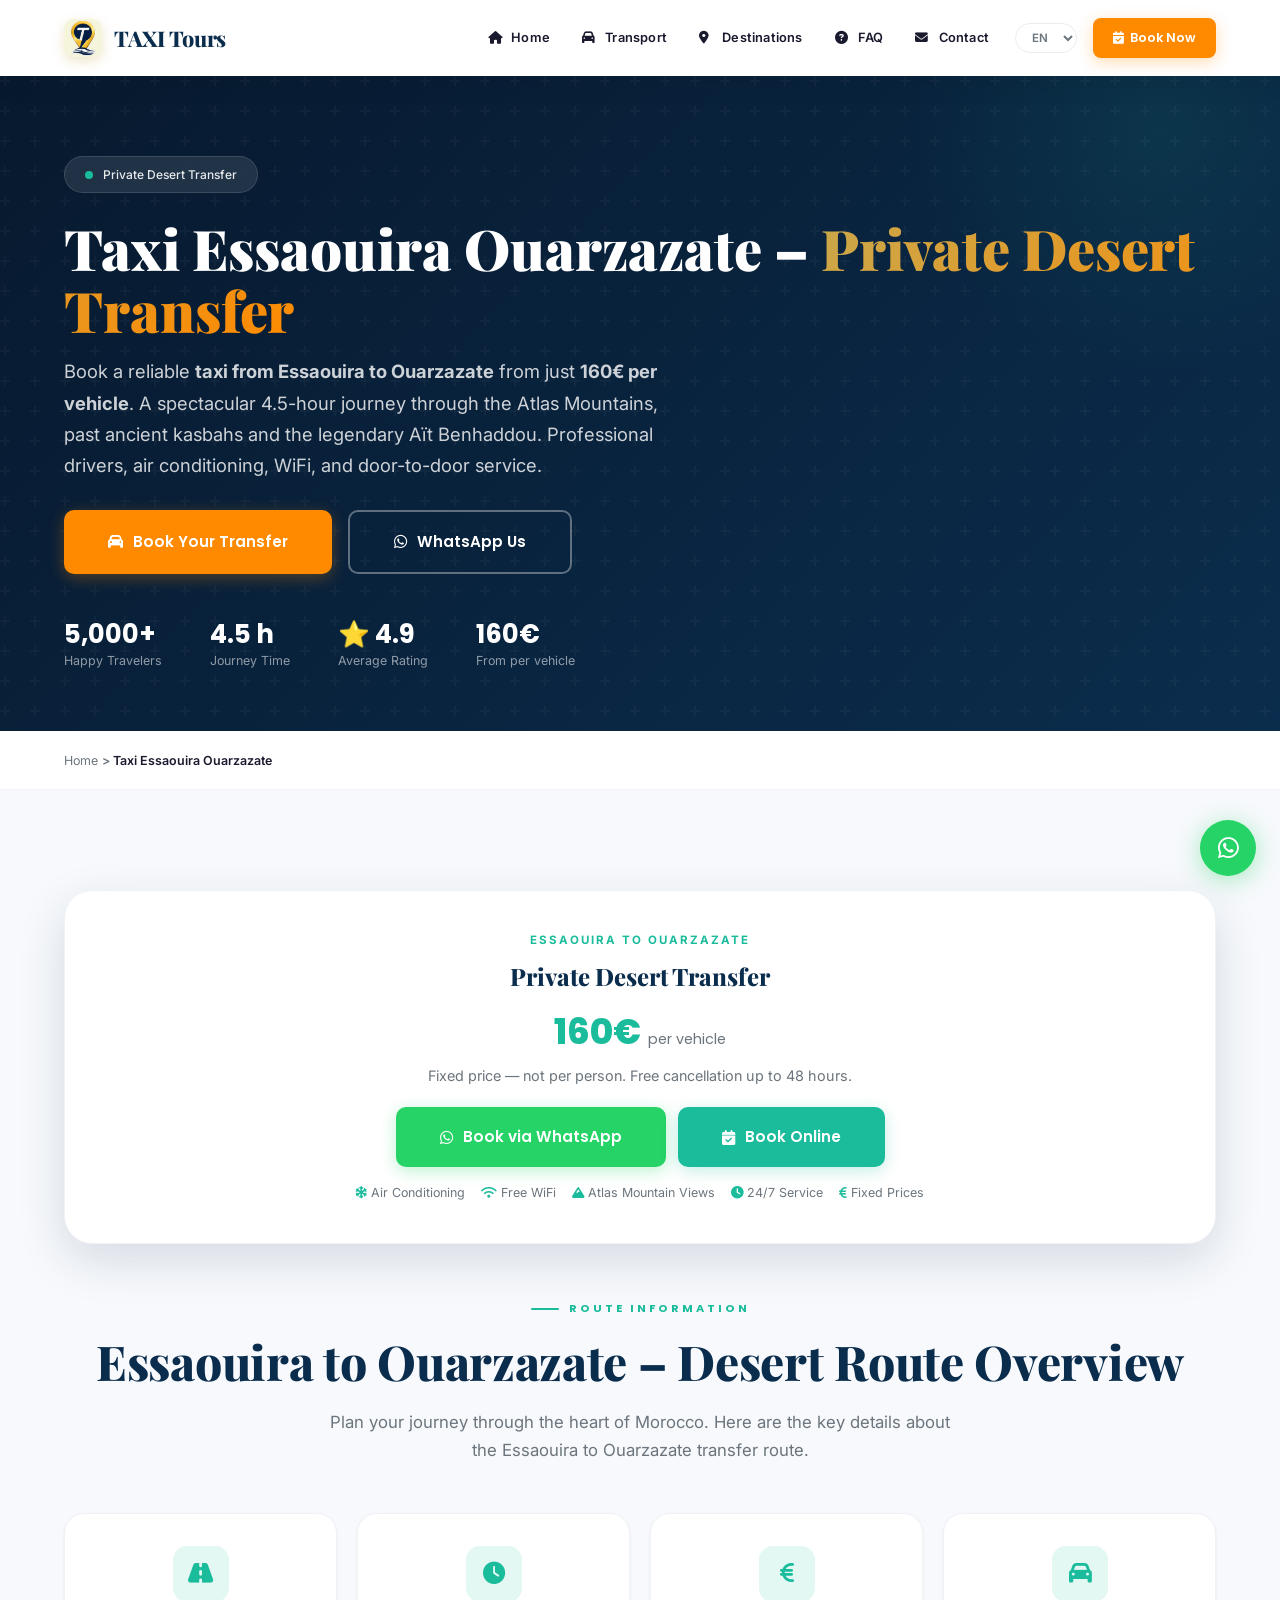
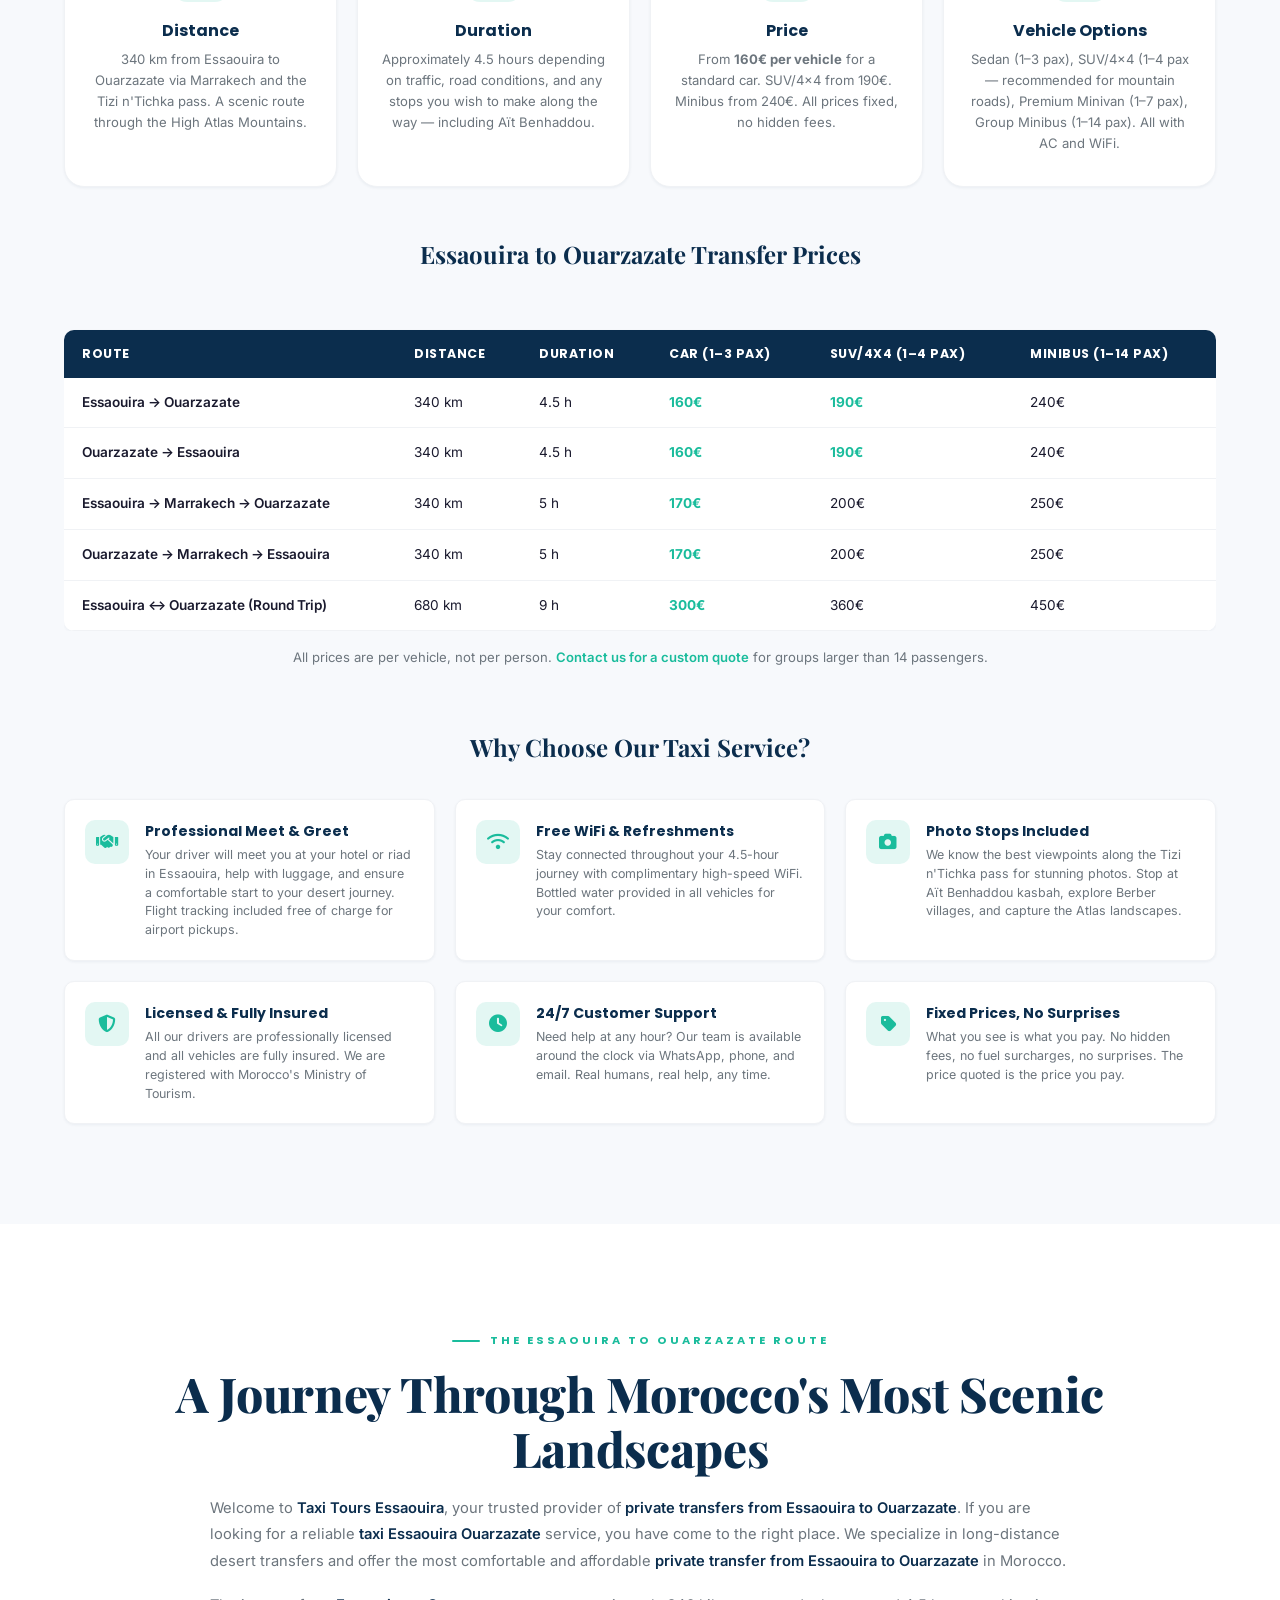
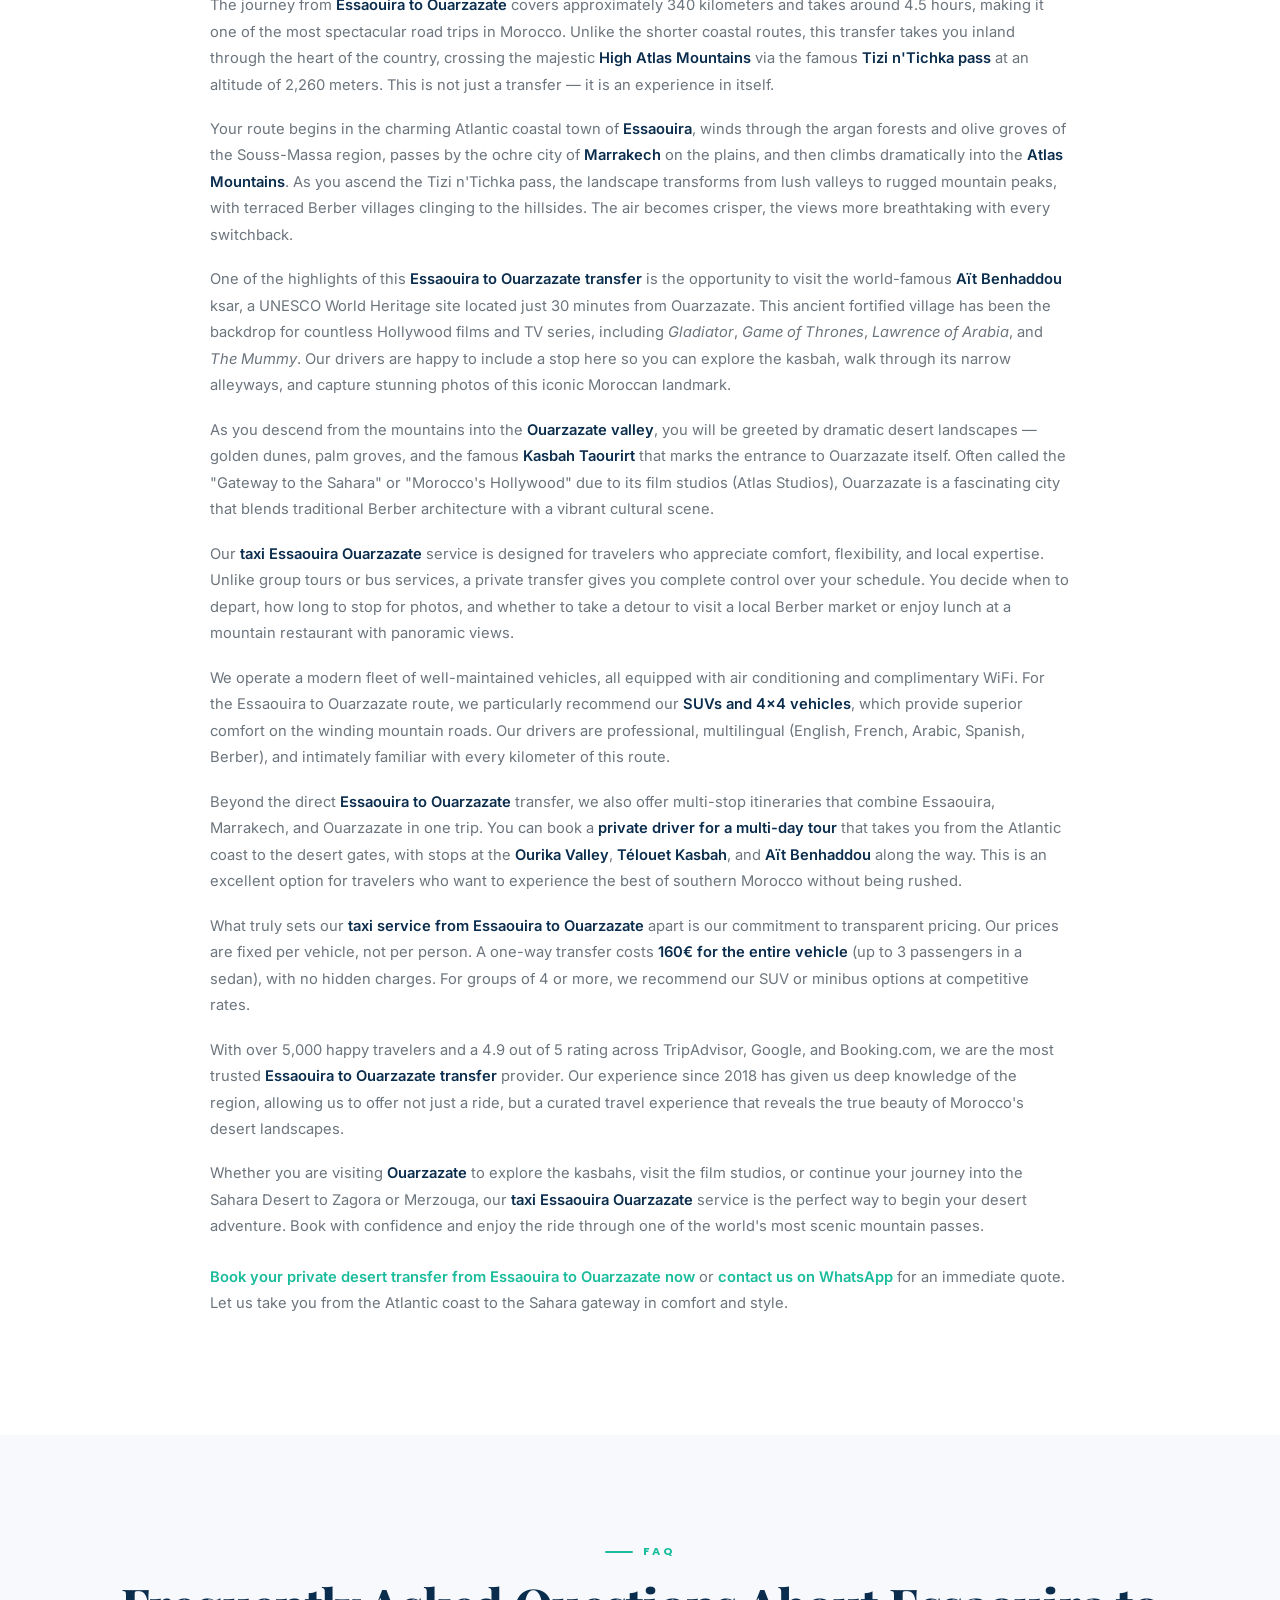
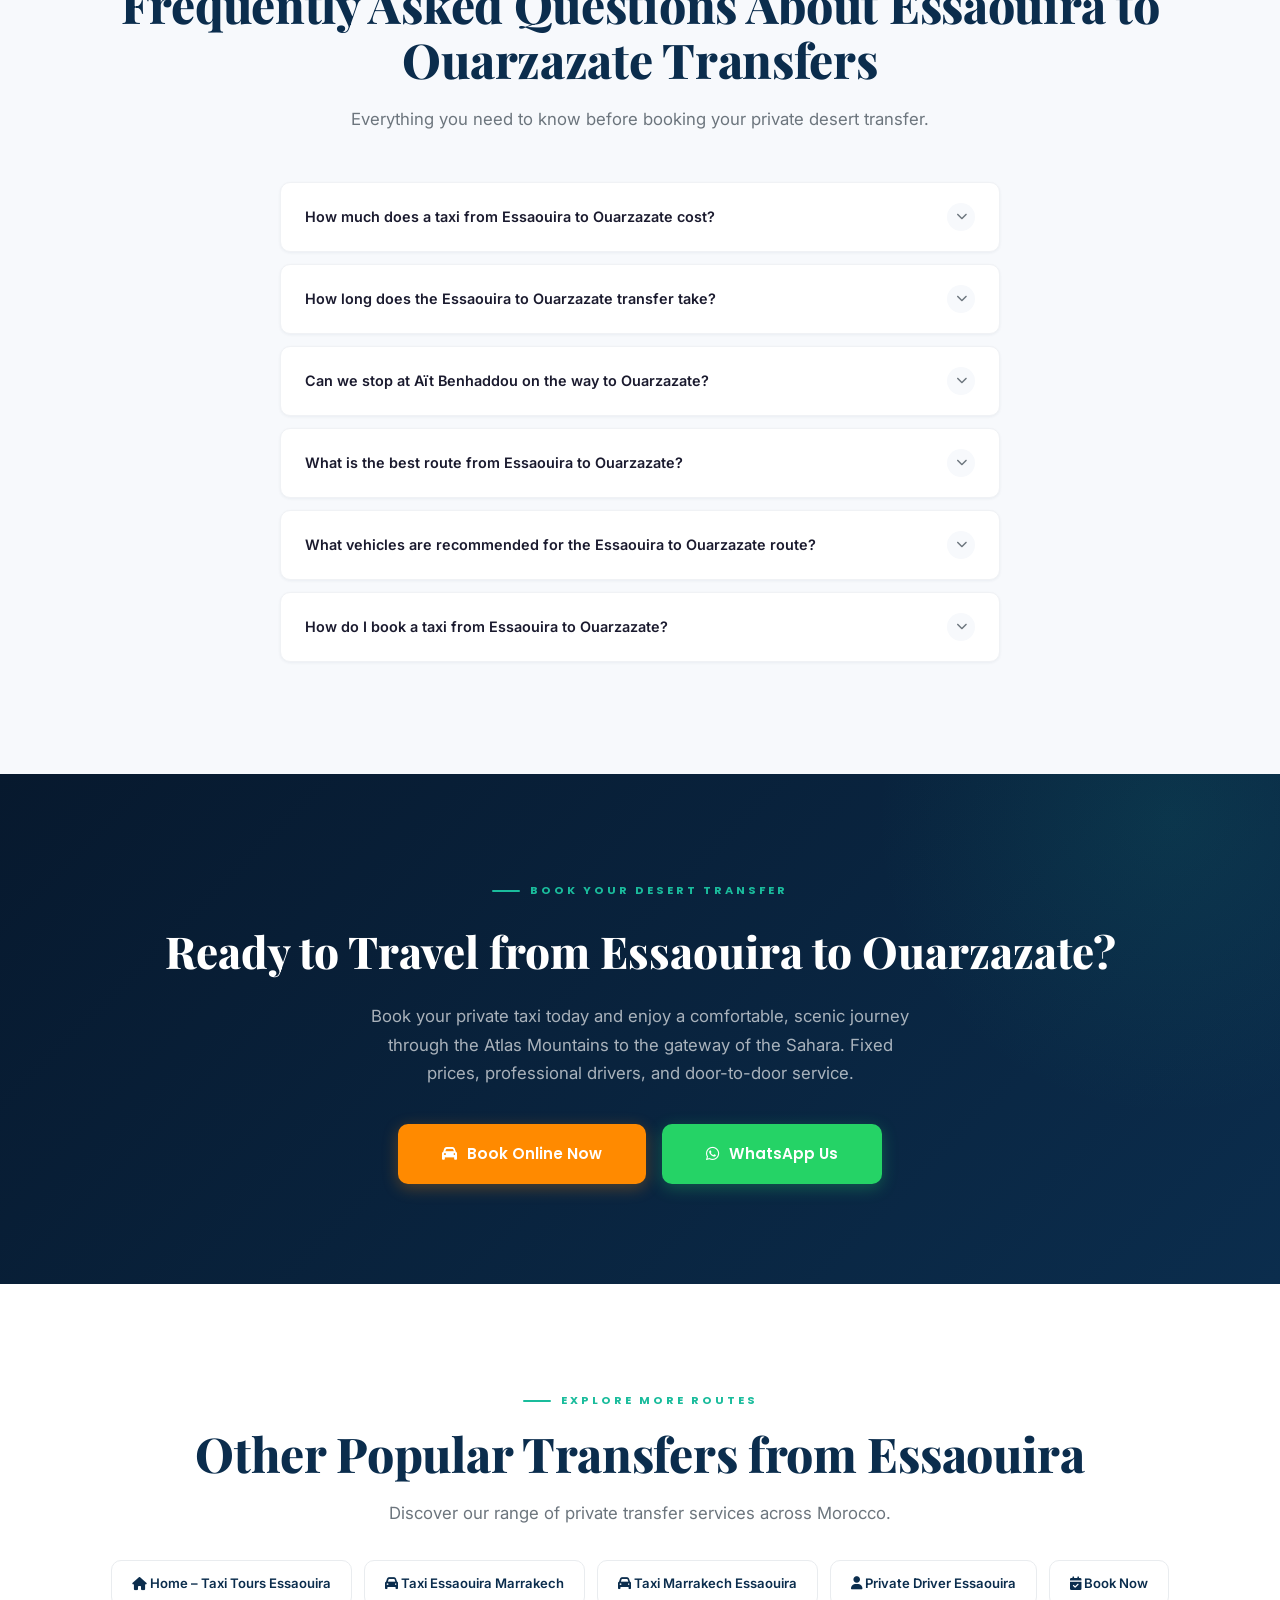
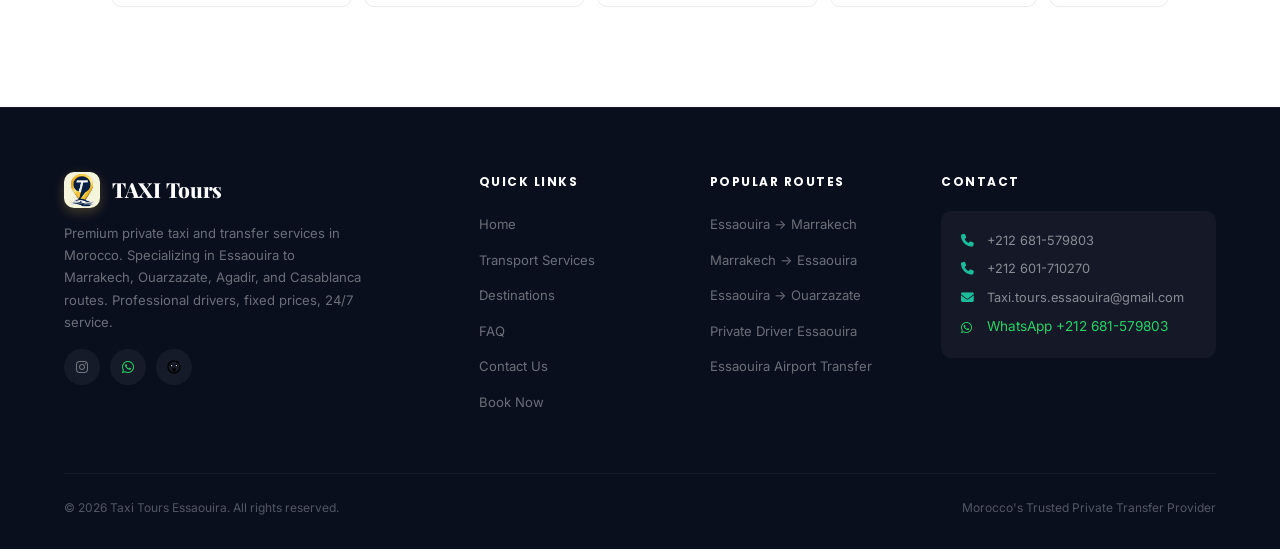
<file: taxi-essaouira-ouarzazate.html>
<!DOCTYPE html>
<html lang="en">

<head>
  <meta charset="UTF-8">
  <meta name="viewport" content="width=device-width,initial-scale=1">
  <link rel="icon" type="image/svg+xml" href="./images/logo-icon.png">
  <link rel="apple-touch-icon" href="./images/logo-icon.png">
  <link rel="canonical" href="https://www.taximarrakeckessaouiraa.com/taxi-essaouira-ouarzazate.html">
  <meta name="theme-color" content="#0B2D4D">

  <title>Taxi Essaouira Ouarzazate | Private Desert Transfer from 160€</title>
  <meta name="description" content="Book a private taxi from Essaouira to Ouarzazate from 160€ per vehicle. 4.5 hour journey through stunning desert landscapes. Professional drivers, fixed prices.">
  <meta name="keywords" content="Taxi Essaouira Ouarzazate, Private Transfer Essaouira Ouarzazate, Essaouira to Ouarzazate, Taxi Ouarzazate, Aït Benhaddou transfer, Desert transfer Morocco, Essaouira private driver">

  <meta property="og:type" content="website">
  <meta property="og:url" content="https://www.taximarrakeckessaouiraa.com/taxi-essaouira-ouarzazate.html">
  <meta property="og:title" content="Taxi Essaouira Ouarzazate | Private Desert Transfer from 160€">
  <meta property="og:description" content="Book a private taxi from Essaouira to Ouarzazate from 160€ per vehicle. 4.5 hour journey through stunning desert landscapes. Professional drivers, fixed prices.">
  <meta property="og:image" content="https://www.taximarrakeckessaouiraa.com/images/og-image.jpg">
  <meta property="og:image:width" content="1200">
  <meta property="og:image:height" content="630">
  <meta property="og:locale" content="en_US">
  <meta property="og:site_name" content="Taxi Essaouira Marrakech">

  <meta name="twitter:card" content="summary_large_image">
  <meta name="twitter:title" content="Taxi Essaouira Ouarzazate | Private Desert Transfer from 160€">
  <meta name="twitter:description" content="Book a private taxi from Essaouira to Ouarzazate from 160€ per vehicle. 4.5 hour journey through stunning desert landscapes. Professional drivers, fixed prices.">
  <meta name="twitter:image" content="https://www.taximarrakeckessaouiraa.com/images/og-image.jpg">

  <meta name="robots" content="index, follow, max-snippet:-1, max-image-preview:large">
  <meta name="googlebot" content="index, follow, max-snippet:-1, max-image-preview:large">

  <link rel="alternate" hreflang="en" href="https://www.taximarrakeckessaouiraa.com/taxi-essaouira-ouarzazate.html">
  <link rel="alternate" hreflang="fr" href="https://www.taximarrakeckessaouiraa.com/fr/taxi-essaouira-ouarzazate.html">

  <script type="application/ld+json">
  {
    "@context": "https://schema.org",
    "@type": "LocalBusiness",
    "name": "Taxi Essaouira Ouarzazate",
    "image": "https://www.taximarrakeckessaouiraa.com/images/logo-horizontal.svg",
    "logo": "https://www.taximarrakeckessaouiraa.com/images/logo-icon.png",
    "url": "https://www.taximarrakeckessaouiraa.com",
    "telephone": "+212681579803",
    "email": "Taxi.tours.essaouira@gmail.com",
    "description": "Private taxi and transfer services from Essaouira to Ouarzazate. Professional drivers, fixed prices from 160€, air conditioning, WiFi. The scenic desert route via the Atlas Mountains.",
    "priceRange": "€€",
    "address": {
      "@type": "PostalAddress",
      "addressLocality": "Essaouira",
      "addressRegion": "Marrakech-Safi",
      "addressCountry": "MA"
    },
    "aggregateRating": {
      "@type": "AggregateRating",
      "ratingValue": "4.9",
      "reviewCount": "500",
      "bestRating": "5"
    },
    "openingHoursSpecification": [
      {
        "@type": "OpeningHoursSpecification",
        "dayOfWeek": ["Monday","Tuesday","Wednesday","Thursday","Friday","Saturday","Sunday"],
        "opens": "06:00",
        "closes": "22:00"
      }
    ],
    "sameAs": [
      "https://www.instagram.com/taxi.tours.essaouira",
      "https://www.tripadvisor.com/Profile/Taxitoursessaouira"
    ],
    "areaServed": [
      {"@type": "City", "name": "Essaouira"},
      {"@type": "City", "name": "Ouarzazate"},
      {"@type": "City", "name": "Marrakech"},
      {"@type": "City", "name": "Agadir"}
    ]
  }
  </script>

  <script type="application/ld+json">
  {
    "@context": "https://schema.org",
    "@type": "Product",
    "name": "Taxi Essaouira Ouarzazate Private Transfer",
    "description": "Private taxi transfer from Essaouira to Ouarzazate. 4.5 hour journey through the Atlas Mountains, air conditioning, WiFi, professional driver.",
    "brand": {
      "@type": "Brand",
      "name": "Taxi Essaouira Marrakech"
    },
    "offers": {
      "@type": "Offer",
      "price": "160",
      "priceCurrency": "EUR",
      "availability": "https://schema.org/InStock",
      "url": "https://www.taximarrakeckessaouiraa.com/taxi-essaouira-ouarzazate.html"
    },
    "aggregateRating": {
      "@type": "AggregateRating",
      "ratingValue": "4.9",
      "reviewCount": "500",
      "bestRating": "5"
    }
  }
  </script>

  <script type="application/ld+json">
  {
    "@context": "https://schema.org",
    "@type": "BreadcrumbList",
    "itemListElement": [
      {"@type": "ListItem", "position": 1, "name": "Home", "item": "https://www.taximarrakeckessaouiraa.com/"},
      {"@type": "ListItem", "position": 2, "name": "Taxi Essaouira Ouarzazate", "item": "https://www.taximarrakeckessaouiraa.com/taxi-essaouira-ouarzazate.html"}
    ]
  }
  </script>

  <script type="application/ld+json">
  {
    "@context": "https://schema.org",
    "@type": "FAQPage",
    "mainEntity": [
      {
        "@type": "Question",
        "name": "How much does a taxi from Essaouira to Ouarzazate cost?",
        "acceptedAnswer": {
          "@type": "Answer",
          "text": "A private taxi from Essaouira to Ouarzazate costs 160€ per vehicle (not per person) for a standard car. An SUV or 4x4 is available from 190€, and a minibus for larger groups from 240€. All prices are fixed with no hidden fees."
        }
      },
      {
        "@type": "Question",
        "name": "How long does the Essaouira to Ouarzazate transfer take?",
        "acceptedAnswer": {
          "@type": "Answer",
          "text": "The transfer from Essaouira to Ouarzazate takes approximately 4.5 hours covering 340 km. The journey crosses the spectacular Atlas Mountains via the Tizi n'Tichka pass, with a recommended stop at the UNESCO-listed Aït Benhaddou kasbah."
        }
      },
      {
        "@type": "Question",
        "name": "Can we stop at Aït Benhaddou on the way to Ouarzazate?",
        "acceptedAnswer": {
          "@type": "Answer",
          "text": "Absolutely. The UNESCO World Heritage site of Aït Benhaddou is located just 30 minutes from Ouarzazate on the main route. We highly recommend stopping here to explore the famous ksar — it is one of Morocco's most iconic destinations and a highlight of the journey."
        }
      },
      {
        "@type": "Question",
        "name": "What is the best route from Essaouira to Ouarzazate?",
        "acceptedAnswer": {
          "@type": "Answer",
          "text": "The most scenic route from Essaouira to Ouarzazate goes via Marrakech and over the High Atlas Mountains through the Tizi n'Tichka pass (2,260 m altitude). The road offers breathtaking views of the Atlas range, Berber villages, and dramatic desert landscapes leading into the Ouarzazate valley."
        }
      },
      {
        "@type": "Question",
        "name": "What vehicles are available for the Essaouira to Ouarzazate route?",
        "acceptedAnswer": {
          "@type": "Answer",
          "text": "We offer standard sedans (up to 3 passengers), SUVs and 4x4s (up to 4 passengers — recommended for mountain comfort), premium minivans (up to 7 passengers), and group minibuses (up to 14 passengers). All vehicles are air-conditioned with WiFi and comfortable seating for long journeys."
        }
      },
      {
        "@type": "Question",
        "name": "How do I book a taxi from Essaouira to Ouarzazate?",
        "acceptedAnswer": {
          "@type": "Answer",
          "text": "Simply fill out our online booking form, click the WhatsApp button, or call us at +212681579803. We confirm within 5–30 minutes with all details including driver information and pickup instructions. Payment can be made by cash, bank transfer, or online via Stripe or PayPal."
        }
      }
    ]
  }
  </script>

  <meta http-equiv="Cache-Control" content="public, max-age=31536000, immutable">

  <link rel="preconnect" href="https://fonts.googleapis.com">
  <link rel="preconnect" href="https://fonts.gstatic.com" crossorigin>
  <link href="https://fonts.googleapis.com/css2?family=Playfair+Display:ital,wght@0,400;0,600;0,700;0,800;0,900;1,400&family=Poppins:wght@400;500;600;700;800&family=Inter:wght@300;400;500;600;700&display=swap" rel="stylesheet">
  <link rel="stylesheet" href="https://cdnjs.cloudflare.com/ajax/libs/font-awesome/6.5.0/css/all.min.css">

  <style>
    :root {
      --primary: #0B2D4D;
      --primary-light: #134074;
      --primary-dark: #07192e;
      --secondary: #1ABC9C;
      --secondary-dark: #16a085;
      --secondary-light: rgba(26, 188, 156, 0.12);
      --cta: #FF8A00;
      --cta-hover: #e67e00;
      --cta-light: rgba(255, 138, 0, 0.12);
      --gold: #C9A84C;
      --gold-light: rgba(201, 168, 76, 0.15);
      --bg: #F7F9FC;
      --bg-white: #fff;
      --bg-dark: #0A0F1E;
      --text: #1a1a2e;
      --text-muted: #6c757d;
      --text-light: #fff;
      --border: #e9ecef;
      --border-light: #f0f2f5;
      --radius: 20px;
      --radius-sm: 10px;
      --radius-lg: 28px;
      --shadow-xs: 0 1px 3px rgba(11, 45, 77, 0.06);
      --shadow-sm: 0 2px 8px rgba(11, 45, 77, 0.08);
      --shadow-md: 0 8px 30px rgba(11, 45, 77, 0.10);
      --shadow-lg: 0 16px 48px rgba(11, 45, 77, 0.14);
      --shadow-xl: 0 24px 64px rgba(11, 45, 77, 0.18);
      --shadow-glow-secondary: 0 8px 32px rgba(26, 188, 156, 0.25);
      --shadow-glow-cta: 0 8px 32px rgba(255, 138, 0, 0.3);
      --shadow-glow-gold: 0 8px 32px rgba(201, 168, 76, 0.25);
      --transition: 0.3s cubic-bezier(0.4, 0, 0.2, 1);
      --transition-slow: 0.5s cubic-bezier(0.4, 0, 0.2, 1);
      --transition-bounce: 0.4s cubic-bezier(0.34, 1.56, 0.64, 1);
      --nav-height: 76px;
      --max-width: 1200px;
      --font-display: 'Playfair Display', Georgia, serif;
      --font-ui: 'Poppins', sans-serif;
      --font-body: 'Inter', -apple-system, BlinkMacSystemFont, sans-serif;
      --glass-bg: rgba(255, 255, 255, 0.10);
      --glass-border: rgba(255, 255, 255, 0.15);
    }

    *, *::before, *::after { margin: 0; padding: 0; box-sizing: border-box }
    html { scroll-behavior: smooth; font-size: 16px; -webkit-tap-highlight-color: transparent }
    body { font-family: var(--font-body); color: var(--text); background: var(--bg); line-height: 1.6; -webkit-font-smoothing: antialiased; overflow-x: hidden; padding-top: var(--nav-height) }
    img { max-width: 100%; height: auto; display: block }
    a { text-decoration: none; color: inherit }
    ul { list-style: none }
    button { cursor: pointer; border: none; background: none; font: inherit; color: inherit }
    input, select, textarea { font: inherit; outline: none }
    ::selection { background: rgba(26, 188, 156, 0.2); color: var(--primary) }

    .container { width: 100%; max-width: var(--max-width); margin: 0 auto; padding: 0 24px }
    .section { padding: 100px 0 }
    .section-label { display: inline-flex; align-items: center; gap: 10px; font-family: var(--font-ui); font-size: 0.7rem; font-weight: 700; text-transform: uppercase; letter-spacing: 3px; color: var(--secondary); margin-bottom: 16px }
    .section-label::before { content: ''; width: 28px; height: 2px; background: var(--secondary); border-radius: 2px }
    .section-title { font-family: var(--font-display); font-size: clamp(2rem, 4.5vw, 3rem); font-weight: 800; color: var(--primary); line-height: 1.15; margin-bottom: 18px; letter-spacing: -0.3px }
    .section-subtitle { font-size: 1.05rem; color: var(--text-muted); max-width: 620px; line-height: 1.7 }
    .text-center { text-align: center }
    .text-center .section-subtitle { margin: 0 auto }

    .glass { background: var(--glass-bg); backdrop-filter: blur(16px); -webkit-backdrop-filter: blur(16px); border: 1px solid var(--glass-border) }
    .glass-card { background: rgba(255, 255, 255, 0.92); backdrop-filter: blur(20px); -webkit-backdrop-filter: blur(20px); border: 1px solid rgba(255, 255, 255, 0.6); box-shadow: var(--shadow-lg) }

    .btn { display: inline-flex; align-items: center; justify-content: center; gap: 10px; font-family: var(--font-ui); font-weight: 600; font-size: 0.85rem; padding: 14px 32px; border-radius: var(--radius-sm); transition: var(--transition); white-space: nowrap; position: relative; overflow: hidden }
    .btn::after { content: ''; position: absolute; inset: 0; background: rgba(255, 255, 255, 0.12); opacity: 0; transition: opacity 0.3s }
    .btn:hover::after { opacity: 1 }
    .btn:active { transform: scale(0.97) }
    .btn-primary { background: var(--primary); color: var(--text-light); box-shadow: 0 4px 16px rgba(11, 45, 77, 0.2) }
    .btn-primary:hover { background: var(--primary-light); transform: translateY(-2px); box-shadow: 0 8px 28px rgba(11, 45, 77, 0.3) }
    .btn-secondary { background: var(--secondary); color: var(--text-light); box-shadow: 0 4px 16px rgba(26, 188, 156, 0.25) }
    .btn-secondary:hover { background: var(--secondary-dark); transform: translateY(-2px); box-shadow: var(--shadow-glow-secondary) }
    .btn-cta { background: var(--cta); color: var(--text-light); box-shadow: 0 4px 16px rgba(255, 138, 0, 0.3) }
    .btn-cta:hover { background: var(--cta-hover); transform: translateY(-2px); box-shadow: var(--shadow-glow-cta) }
    .btn-outline { background: transparent; border: 2px solid rgba(255, 255, 255, 0.35); color: var(--text-light) }
    .btn-outline:hover { background: rgba(255, 255, 255, 0.1); border-color: rgba(255, 255, 255, 0.6); transform: translateY(-2px) }
    .btn-whatsapp { background: #25D366; color: white; box-shadow: 0 4px 16px rgba(37, 211, 102, 0.3) }
    .btn-whatsapp:hover { background: #20bd5d; transform: translateY(-2px); box-shadow: 0 8px 28px rgba(37, 211, 102, 0.35) }
    .btn-gold { background: var(--gold); color: var(--primary); box-shadow: 0 4px 16px rgba(201, 168, 76, 0.3) }
    .btn-gold:hover { background: #b8963a; transform: translateY(-2px); box-shadow: var(--shadow-glow-gold) }
    .btn-sm { padding: 10px 20px; font-size: 0.78rem; border-radius: 8px }
    .btn-lg { padding: 18px 44px; font-size: 0.95rem }
    .btn-block { width: 100%; justify-content: center }
    .btn-icon { width: 44px; height: 44px; padding: 0; border-radius: 50% }

    .navbar { position: fixed; top: 0; left: 0; right: 0; z-index: 1000; height: var(--nav-height); display: flex; align-items: center; transition: background 0.4s cubic-bezier(0.4, 0, 0.2, 1), box-shadow 0.4s cubic-bezier(0.4, 0, 0.2, 1); background: rgba(255, 255, 255, 0.9); -webkit-backdrop-filter: blur(16px); backdrop-filter: blur(16px); box-shadow: 0 4px 30px rgba(0, 0, 0, 0.08) }
    .navbar .container { display: flex; align-items: center; justify-content: space-between; height: 100% }
    .navbar-brand { display: flex; align-items: center; gap: 12px; font-family: var(--font-display); font-weight: 800; font-size: 1.35rem; color: var(--primary); letter-spacing: -0.3px; flex-shrink: 0 }
    .navbar-brand-icon { width: 38px; height: 38px; background: linear-gradient(135deg, var(--gold), #a8892e); border-radius: 10px; display: flex; align-items: center; justify-content: center; font-size: 1rem; color: var(--primary-dark); box-shadow: 0 4px 12px rgba(201, 168, 76, 0.3); flex-shrink: 0 }
    .navbar-menu { display: flex; align-items: center; gap: 4px }
    .navbar-link { position: relative; font-size: 0.8rem; font-weight: 600; color: var(--text); padding: 8px 14px; border-radius: var(--radius-sm); transition: color 0.3s ease, background 0.3s ease; letter-spacing: 0.2px }
    .navbar-link::before { content: ''; position: absolute; inset: 0; border-radius: var(--radius-sm); background: var(--bg); opacity: 0; transform: scale(0.92); transition: opacity 0.3s ease, transform 0.3s ease }
    .navbar-link:hover::before { opacity: 1; transform: scale(1) }
    .navbar-link:hover { color: var(--primary) }
    .navbar-link::after { content: ''; position: absolute; bottom: 3px; left: 50%; transform: translateX(-50%) scaleX(0); width: 18px; height: 2.5px; background: var(--gold); border-radius: 3px; transition: transform 0.35s cubic-bezier(0.34, 1.56, 0.64, 1) }
    .navbar-link.active::after { transform: translateX(-50%) scaleX(1) }
    .navbar-lang { margin-left: 8px; padding: 6px 12px; border-radius: 50px; font-size: 0.72rem; font-weight: 600; color: var(--text-muted); border: 1px solid var(--border); transition: color 0.3s ease, border-color 0.3s ease, background 0.3s ease; background: transparent; cursor: pointer; outline: none }
    .navbar-cta { margin-left: 12px }
    .navbar-cta .btn { gap: 6px }
    .navbar-overlay { display: none }
    .navbar-toggle { display: none; flex-direction: column; gap: 5px; padding: 6px; cursor: pointer; z-index: 1001; background: none; border: none }
    .navbar-toggle span { display: block; width: 24px; height: 2.5px; background: var(--primary); border-radius: 3px; transition: transform 0.35s cubic-bezier(0.34, 1.56, 0.64, 1), opacity 0.25s ease, background 0.3s ease }
    .navbar-toggle.active span:nth-child(1) { transform: rotate(45deg) translate(5px, 5px) }
    .navbar-toggle.active span:nth-child(2) { opacity: 0; transform: translateX(-10px) }
    .navbar-toggle.active span:nth-child(3) { transform: rotate(-45deg) translate(5px, -5px) }

    .page-hero { position: relative; min-height: 60vh; display: flex; align-items: center; overflow: hidden; background: linear-gradient(135deg, var(--primary-dark), var(--primary)) }
    .page-hero::before { content: ''; position: absolute; inset: 0; background: url("data:image/svg+xml,%3Csvg width='60' height='60' viewBox='0 0 60 60' xmlns='http://www.w3.org/2000/svg'%3E%3Cg fill='none' fill-rule='evenodd'%3E%3Cg fill='%23ffffff' fill-opacity='0.03'%3E%3Cpath d='M36 34v-4h-2v4h-4v2h4v4h2v-4h4v-2h-4zm0-30V0h-2v4h-4v2h4v4h2V6h4V4h-4zM6 34v-4H4v4H0v2h4v4h2v-4h4v-2H6zM6 4V0H4v4H0v2h4v4h2V6h4V4H6z'/%3E%3C/g%3E%3C/g%3E%3C/svg%3E"); pointer-events: none }
    .page-hero::after { content: ''; position: absolute; top: -30%; right: -10%; width: 500px; height: 500px; background: radial-gradient(circle, rgba(26, 188, 156, 0.1), transparent 70%); border-radius: 50%; pointer-events: none }
    .page-hero-content { position: relative; z-index: 2; width: 100%; padding: 80px 0 60px }
    .page-hero-badge { display: inline-flex; align-items: center; gap: 10px; background: rgba(255, 255, 255, 0.10); backdrop-filter: blur(12px); border: 1px solid rgba(255, 255, 255, 0.12); padding: 8px 20px; border-radius: 50px; font-size: 0.75rem; font-weight: 500; color: rgba(255, 255, 255, 0.9); margin-bottom: 24px }
    .page-hero-badge-dot { width: 8px; height: 8px; background: var(--secondary); border-radius: 50%; animation: pulse-dot 2s infinite }
    @keyframes pulse-dot { 0%,100% { opacity: 1; transform: scale(1) } 50% { opacity: 0.5; transform: scale(0.8) } }
    .page-hero h1 { font-family: var(--font-display); font-size: clamp(2.2rem, 5vw, 3.5rem); font-weight: 900; color: var(--text-light); line-height: 1.1; margin-bottom: 16px }
    .page-hero h1 span { background: linear-gradient(135deg, var(--gold) 0%, var(--cta) 100%); -webkit-background-clip: text; -webkit-text-fill-color: transparent; background-clip: text }
    .page-hero p { font-size: clamp(0.95rem, 1.5vw, 1.15rem); color: rgba(255, 255, 255, 0.8); max-width: 600px; line-height: 1.7; margin-bottom: 28px }
    .page-hero-actions { display: flex; gap: 16px; flex-wrap: wrap }
    .page-hero-stats { display: flex; gap: 48px; margin-top: 48px }
    .page-hero-stat-value { font-family: var(--font-ui); font-size: 1.6rem; font-weight: 700; color: var(--text-light); line-height: 1 }
    .page-hero-stat-label { font-size: 0.78rem; color: rgba(255, 255, 255, 0.55); margin-top: 4px }

    .breadcrumbs { padding: 16px 0; background: var(--bg-white); border-bottom: 1px solid var(--border-light) }
    .breadcrumbs a { font-size: 0.78rem; color: var(--text-muted); transition: color 0.3s }
    .breadcrumbs a:hover { color: var(--secondary) }
    .breadcrumbs span { font-size: 0.78rem; color: var(--text); font-weight: 600 }

    .info-grid { display: grid; grid-template-columns: repeat(auto-fit, minmax(220px, 1fr)); gap: 20px; margin-top: 48px }
    .info-card { background: var(--bg-white); border-radius: var(--radius); padding: 32px 24px; text-align: center; box-shadow: var(--shadow-xs); border: 1px solid var(--border-light); transition: var(--transition-bounce) }
    .info-card:hover { transform: translateY(-6px); box-shadow: var(--shadow-lg); border-color: var(--secondary) }
    .info-card-icon { width: 56px; height: 56px; margin: 0 auto 16px; background: var(--secondary-light); border-radius: 14px; display: flex; align-items: center; justify-content: center; font-size: 1.4rem; color: var(--secondary) }
    .info-card h3 { font-family: var(--font-ui); font-size: 1rem; font-weight: 700; color: var(--primary); margin-bottom: 6px }
    .info-card p { font-size: 0.82rem; color: var(--text-muted); line-height: 1.6 }

    .pricing-table { width: 100%; border-collapse: collapse; font-size: 0.85rem; margin-top: 32px; border-radius: var(--radius-sm); overflow: hidden; box-shadow: var(--shadow-xs) }
    .pricing-table thead { background: var(--primary); color: white }
    .pricing-table th { padding: 14px 18px; text-align: left; font-family: var(--font-ui); font-size: 0.78rem; text-transform: uppercase; letter-spacing: 0.5px }
    .pricing-table td { padding: 14px 18px; border-bottom: 1px solid var(--border-light); background: var(--bg-white) }
    .pricing-table tbody tr:hover td { background: var(--secondary-light) }
    .pricing-table .highlight { font-weight: 700; color: var(--secondary) }

    .features-list { display: grid; grid-template-columns: repeat(auto-fit, minmax(280px, 1fr)); gap: 20px; margin-top: 32px }
    .feature-item { display: flex; gap: 16px; padding: 20px; background: var(--bg-white); border-radius: var(--radius-sm); box-shadow: var(--shadow-xs); border: 1px solid var(--border-light); transition: var(--transition) }
    .feature-item:hover { border-color: var(--secondary); box-shadow: var(--shadow-sm) }
    .feature-item-icon { width: 44px; height: 44px; background: var(--secondary-light); border-radius: 10px; display: flex; align-items: center; justify-content: center; font-size: 1.1rem; color: var(--secondary); flex-shrink: 0 }
    .feature-item-text h4 { font-family: var(--font-ui); font-size: 0.88rem; font-weight: 700; color: var(--primary); margin-bottom: 4px }
    .feature-item-text p { font-size: 0.78rem; color: var(--text-muted); line-height: 1.5 }

    .seo-content { font-size: 0.92rem; color: var(--text-muted); line-height: 1.8; max-width: 860px; margin: 0 auto }
    .seo-content p { margin-bottom: 18px }
    .seo-content strong { color: var(--primary); font-weight: 600 }
    .seo-content a { color: var(--secondary); font-weight: 600 }
    .seo-content a:hover { text-decoration: underline }

    .faq-list { max-width: 720px; margin: 0 auto }
    .faq-item { background: var(--bg-white); border-radius: var(--radius-sm); margin-bottom: 12px; box-shadow: var(--shadow-xs); border: 1px solid var(--border-light); overflow: hidden; transition: var(--transition) }
    .faq-item:hover { box-shadow: var(--shadow-sm) }
    .faq-item.open { box-shadow: var(--shadow-md); border-color: var(--secondary) }
    .faq-question { display: flex; align-items: center; justify-content: space-between; width: 100%; padding: 20px 24px; font-size: 0.9rem; font-weight: 600; color: var(--text); text-align: left; transition: var(--transition); cursor: pointer }
    .faq-item.open .faq-question { color: var(--secondary) }
    .faq-icon { width: 28px; height: 28px; border-radius: 50%; background: var(--bg); display: flex; align-items: center; justify-content: center; font-size: 0.7rem; color: var(--text-muted); transition: var(--transition); flex-shrink: 0 }
    .faq-item.open .faq-icon { background: var(--secondary-light); color: var(--secondary); transform: rotate(180deg) }
    .faq-answer { max-height: 0; overflow: hidden; transition: max-height 0.35s ease, padding 0.35s ease; padding: 0 24px }
    .faq-item.open .faq-answer { max-height: 300px; padding: 0 24px 20px }
    .faq-answer p { font-size: 0.83rem; color: var(--text-muted); line-height: 1.7 }

    .cta-section { background: linear-gradient(135deg, var(--primary-dark), var(--primary)); position: relative; overflow: hidden }
    .cta-section::before { content: ''; position: absolute; top: -50%; right: -15%; width: 600px; height: 600px; background: radial-gradient(circle, rgba(26, 188, 156, 0.1), transparent 70%); border-radius: 50%; pointer-events: none }
    .cta-content { position: relative; z-index: 2; text-align: center }
    .cta-title { font-family: var(--font-display); font-size: clamp(1.75rem, 4vw, 2.75rem); font-weight: 800; color: var(--text-light); margin-bottom: 16px }
    .cta-text { color: rgba(255, 255, 255, 0.65); font-size: 1.05rem; max-width: 560px; margin: 0 auto 36px; line-height: 1.7 }
    .cta-actions { display: flex; justify-content: center; gap: 16px; flex-wrap: wrap }

    .route-cta-card { background: var(--bg-white); border-radius: var(--radius-lg); padding: 40px; box-shadow: var(--shadow-lg); text-align: center; border: 1px solid var(--border-light) }
    .route-cta-card h3 { font-family: var(--font-display); font-size: 1.5rem; font-weight: 800; color: var(--primary); margin-bottom: 8px }
    .route-cta-card p { color: var(--text-muted); font-size: 0.9rem; margin-bottom: 20px }
    .route-cta-price { font-family: var(--font-ui); font-size: 2.2rem; font-weight: 800; color: var(--secondary); margin-bottom: 4px }
    .route-cta-price small { font-size: 0.9rem; font-weight: 400; color: var(--text-muted) }
    .route-cta-note { font-size: 0.78rem; color: var(--text-muted); margin-bottom: 24px }

    .internal-links { display: flex; flex-wrap: wrap; gap: 12px; justify-content: center; margin-top: 32px }
    .internal-link { padding: 12px 20px; background: var(--bg-white); border-radius: var(--radius-sm); font-size: 0.82rem; font-weight: 600; color: var(--primary); border: 1px solid var(--border); transition: var(--transition) }
    .internal-link:hover { border-color: var(--secondary); color: var(--secondary); transform: translateY(-2px); box-shadow: var(--shadow-sm) }

    .footer { background: var(--bg-dark); padding: 64px 0 32px; border-top: 1px solid rgba(255, 255, 255, 0.04) }
    .footer-grid { display: grid; grid-template-columns: 2fr 1fr 1fr 1.5fr; gap: 48px; margin-bottom: 48px }
    .footer-brand { font-family: var(--font-display); font-size: 1.3rem; font-weight: 800; color: var(--text-light); display: flex; align-items: center; gap: 12px; margin-bottom: 14px; letter-spacing: -0.3px }
    .footer-brand .navbar-brand-icon { width: 36px; height: 36px; font-size: 0.9rem }
    .footer-desc { font-size: 0.82rem; color: rgba(255, 255, 255, 0.4); line-height: 1.7; max-width: 300px; margin-bottom: 16px }
    .footer-socials { display: flex; gap: 10px }
    .footer-social { width: 36px; height: 36px; border-radius: 50%; background: rgba(255, 255, 255, 0.05); display: flex; align-items: center; justify-content: center; color: rgba(255, 255, 255, 0.4); font-size: 0.85rem; transition: var(--transition) }
    .footer-social:hover { background: var(--secondary); color: white; transform: translateY(-3px) }
    .footer-heading { font-family: var(--font-ui); font-size: 0.75rem; font-weight: 700; color: var(--text-light); text-transform: uppercase; letter-spacing: 1.5px; margin-bottom: 20px }
    .footer-links li { margin-bottom: 10px }
    .footer-links a { font-size: 0.82rem; color: rgba(255, 255, 255, 0.4); transition: var(--transition); display: inline-flex; align-items: center; gap: 8px }
    .footer-links a:hover { color: var(--secondary); transform: translateX(4px) }
    .footer-contact { padding: 20px; background: rgba(255, 255, 255, 0.04); border-radius: var(--radius-sm); margin-top: 12px }
    .footer-contact-item { display: flex; align-items: center; gap: 10px; font-size: 0.8rem; color: rgba(255, 255, 255, 0.5); margin-bottom: 8px }
    .footer-contact-item:last-child { margin-bottom: 0 }
    .footer-contact-item i { width: 16px; color: var(--secondary) }
    .footer-contact-link { color: rgba(255, 255, 255, 0.5); text-decoration: none; transition: color 0.3s ease }
    .footer-contact-link:hover { color: var(--secondary) }
    .footer-contact-wa { color: #25D366; font-size: 0.85rem; transition: transform 0.3s ease; display: inline-flex; align-items: center }
    .footer-contact-wa:hover { color: #20bd5d; transform: scale(1.15) }
    .footer-bottom { padding-top: 24px; border-top: 1px solid rgba(255, 255, 255, 0.05); display: flex; justify-content: space-between; align-items: center; flex-wrap: wrap; gap: 16px }
    .footer-copy { font-size: 0.75rem; color: rgba(255, 255, 255, 0.3) }

    .whatsapp-float { position: fixed; bottom: 24px; right: 24px; z-index: 999; width: 56px; height: 56px; background: #25D366; border-radius: 50%; display: flex; align-items: center; justify-content: center; color: white; font-size: 1.5rem; box-shadow: 0 4px 24px rgba(37, 211, 102, 0.4); transition: var(--transition-bounce); animation: wa-pulse 2.5s ease-in-out infinite }
    .whatsapp-float:hover { transform: scale(1.12); box-shadow: 0 8px 36px rgba(37, 211, 102, 0.5) }
    @keyframes wa-pulse { 0%,100% { box-shadow: 0 4px 24px rgba(37, 211, 102, 0.4) } 50% { box-shadow: 0 4px 40px rgba(37, 211, 102, 0.65) } }
    .whatsapp-float-tooltip { position: absolute; right: 68px; background: white; color: var(--text); padding: 10px 18px; border-radius: var(--radius-sm); font-size: 0.78rem; font-weight: 600; white-space: nowrap; box-shadow: var(--shadow-lg); opacity: 0; pointer-events: none; transition: var(--transition) }
    .whatsapp-float:hover .whatsapp-float-tooltip { opacity: 1; right: 72px }

    .sticky-mobile-cta { display: none; position: fixed; bottom: 0; left: 0; right: 0; z-index: 998; padding: 12px 16px; padding-bottom: calc(12px + env(safe-area-inset-bottom, 0)); background: var(--bg-white); border-top: 1px solid var(--border); box-shadow: 0 -4px 20px rgba(0, 0, 0, 0.08); gap: 10px; animation: slideUp 0.3s ease-out }
    @keyframes slideUp { from { transform: translateY(100%) } to { transform: translateY(0) } }
    .sticky-mobile-cta .btn { flex: 1; justify-content: center }

    .reveal { opacity: 0; transform: translateY(30px); transition: opacity 0.7s ease, transform 0.7s ease }
    .reveal.visible { opacity: 1; transform: translateY(0) }

    body { animation: pageFadeIn 0.5s ease-out }
    @keyframes pageFadeIn { from { opacity: 0 } to { opacity: 1 } }

    @media(max-width:1024px) { .footer-grid { grid-template-columns: repeat(2, 1fr) } }

    @media(max-width:768px) {
      .section { padding: 60px 0 }
      .navbar-overlay { display: block; position: fixed; inset: 0; background: rgba(0, 0, 0, 0.45); z-index: 998; opacity: 0; pointer-events: none; transition: opacity 0.35s ease; -webkit-backdrop-filter: blur(4px); backdrop-filter: blur(4px) }
      .navbar-overlay.open { opacity: 1; pointer-events: auto }
      .navbar-toggle { display: flex }
      .navbar-menu { position: fixed; top: 0; right: -100%; width: min(320px, 85vw); height: 100vh; height: 100dvh; background: var(--primary); flex-direction: column; padding: 90px 28px 32px; align-items: flex-start; transition: right 0.45s cubic-bezier(0.4, 0, 0.2, 1); gap: 4px; z-index: 999; overflow-y: auto; box-shadow: -4px 0 30px rgba(0, 0, 0, 0.15) }
      .navbar-menu.open { right: 0 }
      .navbar-link { width: 100%; padding: 12px 16px; font-size: 0.9rem; border-radius: 8px; color: rgba(255, 255, 255, 0.9) }
      .navbar-link::before { display: none }
      .navbar-link::after { bottom: auto; left: 0; top: 50%; transform: translateY(-50%) scaleY(0); width: 3px; height: 20px }
      .navbar-link.active::after { transform: translateY(-50%) scaleY(1) }
      .navbar-cta { margin-left: 0; margin-top: 8px; width: 100% }
      .navbar-cta .btn { width: 100%; justify-content: center }
      .navbar-lang { display: none }
      .page-hero { min-height: 50vh }
      .page-hero-content { padding: 60px 0 40px }
      .page-hero-stats { gap: 24px; flex-wrap: wrap }
      .sticky-mobile-cta { display: flex }
      .whatsapp-float { bottom: 76px; width: 48px; height: 48px; font-size: 1.25rem }
      .whatsapp-float-tooltip { display: none }
      .footer-grid { grid-template-columns: 1fr; gap: 28px }
    }

    @media(max-width:480px) {
      .page-hero-actions, .cta-actions { flex-direction: column; width: 100% }
      .page-hero-actions .btn, .cta-actions .btn { width: 100%; justify-content: center }
      .pricing-table { font-size: 0.75rem }
      .pricing-table th, .pricing-table td { padding: 10px 12px }
    }
  </style>
</head>

<body>

  <nav class="navbar" id="navbar">
    <div class="container">
      <a href="index.html" class="navbar-brand">
        <span class="navbar-brand-icon" style="background: beige !important;">
          <img src="./images/logo-icon.png" alt="">
        </span>
        <span>TAXI Tours</span>
      </a>
      <div class="navbar-menu" id="navbarMenu">
        <a href="index.html" class="navbar-link"><i class="fas fa-home" style="width:20px"></i> Home</a>
        <a href="index.html#transport" class="navbar-link"><i class="fas fa-car" style="width:20px"></i> Transport</a>
        <a href="index.html#destinations" class="navbar-link"><i class="fas fa-map-marker-alt" style="width:20px"></i> Destinations</a>
        <a href="index.html#faq" class="navbar-link"><i class="fas fa-question-circle" style="width:20px"></i> FAQ</a>
        <a href="index.html#contact" class="navbar-link"><i class="fas fa-envelope" style="width:20px"></i> Contact</a>
        <select class="navbar-lang">
          <option value="en">EN</option>
          <option value="fr">FR</option>
        </select>
        <div class="navbar-cta"><a href="book-now/index.html" class="btn btn-cta btn-sm"><i class="fas fa-calendar-check"></i> Book Now</a></div>
      </div>
      <div class="navbar-overlay" id="navbarOverlay"></div>
      <button class="navbar-toggle" id="navbarToggle" aria-label="Toggle menu"><span></span><span></span><span></span></button>
    </div>
  </nav>

  <section class="page-hero">
    <div class="page-hero-content">
      <div class="container">
        <div class="page-hero-badge"><span class="page-hero-badge-dot"></span>Private Desert Transfer</div>
        <h1>Taxi Essaouira Ouarzazate – <span>Private Desert Transfer</span></h1>
        <p>Book a reliable <strong>taxi from Essaouira to Ouarzazate</strong> from just <strong>160€ per vehicle</strong>. A spectacular 4.5-hour journey through the Atlas Mountains, past ancient kasbahs and the legendary Aït Benhaddou. Professional drivers, air conditioning, WiFi, and door-to-door service.</p>
        <div class="page-hero-actions">
          <a href="book-now/index.html" class="btn btn-cta btn-lg"><i class="fas fa-car"></i> Book Your Transfer</a>
          <a href="https://wa.me/212681579803?text=Hi!%20I'd%20like%20to%20book%20a%20taxi%20from%20Essaouira%20to%20Ouarzazate" target="_blank" class="btn btn-outline btn-lg"><i class="fab fa-whatsapp"></i> WhatsApp Us</a>
        </div>
        <div class="page-hero-stats">
          <div><div class="page-hero-stat-value">5,000+</div><div class="page-hero-stat-label">Happy Travelers</div></div>
          <div><div class="page-hero-stat-value">4.5 h</div><div class="page-hero-stat-label">Journey Time</div></div>
          <div><div class="page-hero-stat-value">⭐ 4.9</div><div class="page-hero-stat-label">Average Rating</div></div>
          <div><div class="page-hero-stat-value">160€</div><div class="page-hero-stat-label">From per vehicle</div></div>
        </div>
      </div>
    </div>
  </section>

  <div class="breadcrumbs">
    <div class="container">
      <a href="index.html">Home</a> <span style="color:var(--text-muted)"> &gt; </span> <span>Taxi Essaouira Ouarzazate</span>
    </div>
  </div>

  <section class="section">
    <div class="container">
      <div class="route-cta-card reveal" style="margin-bottom:48px">
        <div style="font-size:0.72rem;font-weight:700;text-transform:uppercase;letter-spacing:2px;color:var(--secondary);margin-bottom:8px">Essaouira to Ouarzazate</div>
        <h3>Private Desert Transfer</h3>
        <div class="route-cta-price">160€ <small>per vehicle</small></div>
        <p class="route-cta-note">Fixed price — not per person. Free cancellation up to 48 hours.</p>
        <div style="display:flex;gap:12px;justify-content:center;flex-wrap:wrap">
          <a href="https://wa.me/212681579803?text=I'd%20like%20to%20book%20a%20taxi%20from%20Essaouira%20to%20Ouarzazate%20(160%C2%AC)" target="_blank" class="btn btn-whatsapp btn-lg"><i class="fab fa-whatsapp"></i> Book via WhatsApp</a>
          <a href="book-now/index.html" class="btn btn-secondary btn-lg"><i class="fas fa-calendar-check"></i> Book Online</a>
        </div>
        <div style="margin-top:16px;display:flex;gap:16px;justify-content:center;flex-wrap:wrap;font-size:0.78rem;color:var(--text-muted)">
          <span><i class="fas fa-snowflake" style="color:var(--secondary)"></i> Air Conditioning</span>
          <span><i class="fas fa-wifi" style="color:var(--secondary)"></i> Free WiFi</span>
          <span><i class="fas fa-mountain" style="color:var(--secondary)"></i> Atlas Mountain Views</span>
          <span><i class="fas fa-clock" style="color:var(--secondary)"></i> 24/7 Service</span>
          <span><i class="fas fa-euro-sign" style="color:var(--secondary)"></i> Fixed Prices</span>
        </div>
      </div>

      <div class="text-center reveal">
        <span class="section-label">Route Information</span>
        <h2 class="section-title">Essaouira to Ouarzazate – Desert Route Overview</h2>
        <p class="section-subtitle" style="margin:0 auto">Plan your journey through the heart of Morocco. Here are the key details about the Essaouira to Ouarzazate transfer route.</p>
      </div>

      <div class="info-grid reveal">
        <div class="info-card">
          <div class="info-card-icon"><i class="fas fa-road"></i></div>
          <h3>Distance</h3>
          <p>340 km from Essaouira to Ouarzazate via Marrakech and the Tizi n'Tichka pass. A scenic route through the High Atlas Mountains.</p>
        </div>
        <div class="info-card">
          <div class="info-card-icon"><i class="fas fa-clock"></i></div>
          <h3>Duration</h3>
          <p>Approximately 4.5 hours depending on traffic, road conditions, and any stops you wish to make along the way — including Aït Benhaddou.</p>
        </div>
        <div class="info-card">
          <div class="info-card-icon"><i class="fas fa-euro-sign"></i></div>
          <h3>Price</h3>
          <p>From <strong>160€ per vehicle</strong> for a standard car. SUV/4x4 from 190€. Minibus from 240€. All prices fixed, no hidden fees.</p>
        </div>
        <div class="info-card">
          <div class="info-card-icon"><i class="fas fa-car"></i></div>
          <h3>Vehicle Options</h3>
          <p>Sedan (1–3 pax), SUV/4x4 (1–4 pax — recommended for mountain roads), Premium Minivan (1–7 pax), Group Minibus (1–14 pax). All with AC and WiFi.</p>
        </div>
      </div>

      <div class="reveal" style="margin-top:48px">
        <h3 style="font-family:var(--font-display);font-size:1.5rem;font-weight:700;color:var(--primary);margin-bottom:24px;text-align:center">Essaouira to Ouarzazate Transfer Prices</h3>
        <div style="overflow-x:auto">
          <table class="pricing-table">
            <thead>
              <tr>
                <th>Route</th>
                <th>Distance</th>
                <th>Duration</th>
                <th>Car (1–3 pax)</th>
                <th>SUV/4x4 (1–4 pax)</th>
                <th>Minibus (1–14 pax)</th>
              </tr>
            </thead>
            <tbody>
              <tr>
                <td style="font-weight:600">Essaouira → Ouarzazate</td>
                <td>340 km</td>
                <td>4.5 h</td>
                <td class="highlight">160€</td>
                <td class="highlight">190€</td>
                <td>240€</td>
              </tr>
              <tr>
                <td style="font-weight:600">Ouarzazate → Essaouira</td>
                <td>340 km</td>
                <td>4.5 h</td>
                <td class="highlight">160€</td>
                <td class="highlight">190€</td>
                <td>240€</td>
              </tr>
              <tr>
                <td style="font-weight:600">Essaouira → Marrakech → Ouarzazate</td>
                <td>340 km</td>
                <td>5 h</td>
                <td class="highlight">170€</td>
                <td>200€</td>
                <td>250€</td>
              </tr>
              <tr>
                <td style="font-weight:600">Ouarzazate → Marrakech → Essaouira</td>
                <td>340 km</td>
                <td>5 h</td>
                <td class="highlight">170€</td>
                <td>200€</td>
                <td>250€</td>
              </tr>
              <tr>
                <td style="font-weight:600">Essaouira ↔ Ouarzazate (Round Trip)</td>
                <td>680 km</td>
                <td>9 h</td>
                <td class="highlight">300€</td>
                <td>360€</td>
                <td>450€</td>
              </tr>
            </tbody>
          </table>
        </div>
        <p style="text-align:center;margin-top:16px;font-size:0.82rem;color:var(--text-muted)">All prices are per vehicle, not per person. <a href="https://wa.me/212681579803" target="_blank" style="color:var(--secondary);font-weight:600">Contact us for a custom quote</a> for groups larger than 14 passengers.</p>
      </div>

      <div class="reveal" style="margin-top:60px">
        <h3 style="font-family:var(--font-display);font-size:1.5rem;font-weight:700;color:var(--primary);margin-bottom:24px;text-align:center">Why Choose Our Taxi Service?</h3>
        <div class="features-list">
          <div class="feature-item">
            <div class="feature-item-icon"><i class="fas fa-handshake"></i></div>
            <div class="feature-item-text">
              <h4>Professional Meet & Greet</h4>
              <p>Your driver will meet you at your hotel or riad in Essaouira, help with luggage, and ensure a comfortable start to your desert journey. Flight tracking included free of charge for airport pickups.</p>
            </div>
          </div>
          <div class="feature-item">
            <div class="feature-item-icon"><i class="fas fa-wifi"></i></div>
            <div class="feature-item-text">
              <h4>Free WiFi & Refreshments</h4>
              <p>Stay connected throughout your 4.5-hour journey with complimentary high-speed WiFi. Bottled water provided in all vehicles for your comfort.</p>
            </div>
          </div>
          <div class="feature-item">
            <div class="feature-item-icon"><i class="fas fa-camera"></i></div>
            <div class="feature-item-text">
              <h4>Photo Stops Included</h4>
              <p>We know the best viewpoints along the Tizi n'Tichka pass for stunning photos. Stop at Aït Benhaddou kasbah, explore Berber villages, and capture the Atlas landscapes.</p>
            </div>
          </div>
          <div class="feature-item">
            <div class="feature-item-icon"><i class="fas fa-shield-alt"></i></div>
            <div class="feature-item-text">
              <h4>Licensed & Fully Insured</h4>
              <p>All our drivers are professionally licensed and all vehicles are fully insured. We are registered with Morocco's Ministry of Tourism.</p>
            </div>
          </div>
          <div class="feature-item">
            <div class="feature-item-icon"><i class="fas fa-clock"></i></div>
            <div class="feature-item-text">
              <h4>24/7 Customer Support</h4>
              <p>Need help at any hour? Our team is available around the clock via WhatsApp, phone, and email. Real humans, real help, any time.</p>
            </div>
          </div>
          <div class="feature-item">
            <div class="feature-item-icon"><i class="fas fa-tag"></i></div>
            <div class="feature-item-text">
              <h4>Fixed Prices, No Surprises</h4>
              <p>What you see is what you pay. No hidden fees, no fuel surcharges, no surprises. The price quoted is the price you pay.</p>
            </div>
          </div>
        </div>
      </div>
    </div>
  </section>

  <section class="section" style="background:var(--bg-white)">
    <div class="container">
      <div class="text-center reveal">
        <span class="section-label">The Essaouira to Ouarzazate Route</span>
        <h2 class="section-title">A Journey Through Morocco's Most Scenic Landscapes</h2>
      </div>
      <div class="seo-content reveal">
        <p>Welcome to <strong>Taxi Tours Essaouira</strong>, your trusted provider of <strong>private transfers from Essaouira to Ouarzazate</strong>. If you are looking for a reliable <strong>taxi Essaouira Ouarzazate</strong> service, you have come to the right place. We specialize in long-distance desert transfers and offer the most comfortable and affordable <strong>private transfer from Essaouira to Ouarzazate</strong> in Morocco.</p>

        <p>The journey from <strong>Essaouira to Ouarzazate</strong> covers approximately 340 kilometers and takes around 4.5 hours, making it one of the most spectacular road trips in Morocco. Unlike the shorter coastal routes, this transfer takes you inland through the heart of the country, crossing the majestic <strong>High Atlas Mountains</strong> via the famous <strong>Tizi n'Tichka pass</strong> at an altitude of 2,260 meters. This is not just a transfer — it is an experience in itself.</p>

        <p>Your route begins in the charming Atlantic coastal town of <strong>Essaouira</strong>, winds through the argan forests and olive groves of the Souss-Massa region, passes by the ochre city of <strong>Marrakech</strong> on the plains, and then climbs dramatically into the <strong>Atlas Mountains</strong>. As you ascend the Tizi n'Tichka pass, the landscape transforms from lush valleys to rugged mountain peaks, with terraced Berber villages clinging to the hillsides. The air becomes crisper, the views more breathtaking with every switchback.</p>

        <p>One of the highlights of this <strong>Essaouira to Ouarzazate transfer</strong> is the opportunity to visit the world-famous <strong>Aït Benhaddou</strong> ksar, a UNESCO World Heritage site located just 30 minutes from Ouarzazate. This ancient fortified village has been the backdrop for countless Hollywood films and TV series, including <em>Gladiator</em>, <em>Game of Thrones</em>, <em>Lawrence of Arabia</em>, and <em>The Mummy</em>. Our drivers are happy to include a stop here so you can explore the kasbah, walk through its narrow alleyways, and capture stunning photos of this iconic Moroccan landmark.</p>

        <p>As you descend from the mountains into the <strong>Ouarzazate valley</strong>, you will be greeted by dramatic desert landscapes — golden dunes, palm groves, and the famous <strong>Kasbah Taourirt</strong> that marks the entrance to Ouarzazate itself. Often called the "Gateway to the Sahara" or "Morocco's Hollywood" due to its film studios (Atlas Studios), Ouarzazate is a fascinating city that blends traditional Berber architecture with a vibrant cultural scene.</p>

        <p>Our <strong>taxi Essaouira Ouarzazate</strong> service is designed for travelers who appreciate comfort, flexibility, and local expertise. Unlike group tours or bus services, a private transfer gives you complete control over your schedule. You decide when to depart, how long to stop for photos, and whether to take a detour to visit a local Berber market or enjoy lunch at a mountain restaurant with panoramic views.</p>

        <p>We operate a modern fleet of well-maintained vehicles, all equipped with air conditioning and complimentary WiFi. For the Essaouira to Ouarzazate route, we particularly recommend our <strong>SUVs and 4x4 vehicles</strong>, which provide superior comfort on the winding mountain roads. Our drivers are professional, multilingual (English, French, Arabic, Spanish, Berber), and intimately familiar with every kilometer of this route.</p>

        <p>Beyond the direct <strong>Essaouira to Ouarzazate</strong> transfer, we also offer multi-stop itineraries that combine Essaouira, Marrakech, and Ouarzazate in one trip. You can book a <strong>private driver for a multi-day tour</strong> that takes you from the Atlantic coast to the desert gates, with stops at the <strong>Ourika Valley</strong>, <strong>Télouet Kasbah</strong>, and <strong>Aït Benhaddou</strong> along the way. This is an excellent option for travelers who want to experience the best of southern Morocco without being rushed.</p>

        <p>What truly sets our <strong>taxi service from Essaouira to Ouarzazate</strong> apart is our commitment to transparent pricing. Our prices are fixed per vehicle, not per person. A one-way transfer costs <strong>160€ for the entire vehicle</strong> (up to 3 passengers in a sedan), with no hidden charges. For groups of 4 or more, we recommend our SUV or minibus options at competitive rates.</p>

        <p>With over 5,000 happy travelers and a 4.9 out of 5 rating across TripAdvisor, Google, and Booking.com, we are the most trusted <strong>Essaouira to Ouarzazate transfer</strong> provider. Our experience since 2018 has given us deep knowledge of the region, allowing us to offer not just a ride, but a curated travel experience that reveals the true beauty of Morocco's desert landscapes.</p>

        <p>Whether you are visiting <strong>Ouarzazate</strong> to explore the kasbahs, visit the film studios, or continue your journey into the Sahara Desert to Zagora or Merzouga, our <strong>taxi Essaouira Ouarzazate</strong> service is the perfect way to begin your desert adventure. Book with confidence and enjoy the ride through one of the world's most scenic mountain passes.</p>

        <p style="margin-top:24px"><a href="book-now/index.html">Book your private desert transfer from Essaouira to Ouarzazate now</a> or <a href="https://wa.me/212681579803" target="_blank">contact us on WhatsApp</a> for an immediate quote. Let us take you from the Atlantic coast to the Sahara gateway in comfort and style.</p>
      </div>
    </div>
  </section>

  <section class="section" id="faq">
    <div class="container">
      <div class="text-center reveal">
        <span class="section-label">FAQ</span>
        <h2 class="section-title">Frequently Asked Questions About Essaouira to Ouarzazate Transfers</h2>
        <p class="section-subtitle" style="margin:0 auto">Everything you need to know before booking your private desert transfer.</p>
      </div>
      <div class="faq-list" style="margin-top:48px">
        <div class="faq-item reveal">
          <button class="faq-question" onclick="this.parentElement.classList.toggle('open')"><span>How much does a taxi from Essaouira to Ouarzazate cost?</span><span class="faq-icon"><i class="fas fa-chevron-down"></i></span></button>
          <div class="faq-answer">
            <p>A private taxi from Essaouira to Ouarzazate costs <strong>160€ per vehicle</strong> (not per person) for a standard sedan. An SUV or 4x4 is available from <strong>190€</strong> — recommended for the mountain route. Minibuses for larger groups start from <strong>240€</strong>. All prices are fixed with no hidden fees. Round trip options are available from 300€.</p>
          </div>
        </div>
        <div class="faq-item reveal">
          <button class="faq-question" onclick="this.parentElement.classList.toggle('open')"><span>How long does the Essaouira to Ouarzazate transfer take?</span><span class="faq-icon"><i class="fas fa-chevron-down"></i></span></button>
          <div class="faq-answer">
            <p>The transfer from Essaouira to Ouarzazate takes approximately <strong>4.5 hours</strong> covering 340 km. The route crosses the spectacular Atlas Mountains via the <strong>Tizi n'Tichka pass</strong> (2,260 m). We recommend allowing an extra hour if you wish to stop at <strong>Aït Benhaddou</strong> and take photos at the mountain viewpoints along the way.</p>
          </div>
        </div>
        <div class="faq-item reveal">
          <button class="faq-question" onclick="this.parentElement.classList.toggle('open')"><span>Can we stop at Aït Benhaddou on the way to Ouarzazate?</span><span class="faq-icon"><i class="fas fa-chevron-down"></i></span></button>
          <div class="faq-answer">
            <p>Absolutely! The UNESCO World Heritage site of <strong>Aït Benhaddou</strong> is located just 30 minutes from Ouarzazate on the main route. We highly recommend stopping here. The ksar is one of Morocco's most iconic landmarks and a must-see on any journey through this region. Our drivers are happy to wait while you explore the kasbah and take photos.</p>
          </div>
        </div>
        <div class="faq-item reveal">
          <button class="faq-question" onclick="this.parentElement.classList.toggle('open')"><span>What is the best route from Essaouira to Ouarzazate?</span><span class="faq-icon"><i class="fas fa-chevron-down"></i></span></button>
          <div class="faq-answer">
            <p>The most scenic route goes via <strong>Marrakech</strong> and over the <strong>High Atlas Mountains</strong> through the Tizi n'Tichka pass. This road (N9) offers breathtaking views of the Atlas range, traditional Berber villages, dramatic gorges, and the transition from green valleys to golden desert landscapes. It is widely considered one of the most beautiful drives in Morocco.</p>
          </div>
        </div>
        <div class="faq-item reveal">
          <button class="faq-question" onclick="this.parentElement.classList.toggle('open')"><span>What vehicles are recommended for the Essaouira to Ouarzazate route?</span><span class="faq-icon"><i class="fas fa-chevron-down"></i></span></button>
          <div class="faq-answer">
            <p>We recommend an <strong>SUV or 4x4</strong> for the Essaouira to Ouarzazate route, as the mountain roads are winding and a higher vehicle provides superior comfort and visibility. However, our standard sedans handle the route perfectly well and are a great budget option. All vehicles are air-conditioned with WiFi and comfortable seating for long-distance journeys.</p>
          </div>
        </div>
        <div class="faq-item reveal">
          <button class="faq-question" onclick="this.parentElement.classList.toggle('open')"><span>How do I book a taxi from Essaouira to Ouarzazate?</span><span class="faq-icon"><i class="fas fa-chevron-down"></i></span></button>
          <div class="faq-answer">
            <p>Simply fill out our <a href="book-now/index.html">online booking form</a>, click the WhatsApp button, or call us at <strong>+212681579803</strong>. We confirm within 5–30 minutes with all details including driver information and pickup instructions. Payment can be made by cash (MAD, EUR, USD), bank transfer, or online via Stripe or PayPal.</p>
          </div>
        </div>
      </div>
    </div>
  </section>

  <section class="section cta-section">
    <div class="container cta-content">
      <div class="reveal">
        <span class="section-label" style="justify-content:center;color:var(--secondary)">Book Your Desert Transfer</span>
        <h2 class="cta-title">Ready to Travel from Essaouira to Ouarzazate?</h2>
        <p class="cta-text">Book your private taxi today and enjoy a comfortable, scenic journey through the Atlas Mountains to the gateway of the Sahara. Fixed prices, professional drivers, and door-to-door service.</p>
        <div class="cta-actions">
          <a href="book-now/index.html" class="btn btn-cta btn-lg"><i class="fas fa-car"></i> Book Online Now</a>
          <a href="https://wa.me/212681579803?text=I'd%20like%20to%20book%20a%20taxi%20from%20Essaouira%20to%20Ouarzazate" target="_blank" class="btn btn-whatsapp btn-lg"><i class="fab fa-whatsapp"></i> WhatsApp Us</a>
        </div>
      </div>
    </div>
  </section>

  <section class="section" style="background:var(--bg-white)">
    <div class="container">
      <div class="text-center reveal">
        <span class="section-label">Explore More Routes</span>
        <h2 class="section-title">Other Popular Transfers from Essaouira</h2>
        <p class="section-subtitle" style="margin:0 auto">Discover our range of private transfer services across Morocco.</p>
      </div>
      <div class="internal-links reveal">
        <a href="index.html" class="internal-link"><i class="fas fa-home"></i> Home – Taxi Tours Essaouira</a>
        <a href="taxi-essaouira-marrakech.html" class="internal-link"><i class="fas fa-car"></i> Taxi Essaouira Marrakech</a>
        <a href="taxi-marrakech-essaouira.html" class="internal-link"><i class="fas fa-car"></i> Taxi Marrakech Essaouira</a>
        <a href="private-driver-essaouira.html" class="internal-link"><i class="fas fa-user"></i> Private Driver Essaouira</a>
        <a href="book-now/index.html" class="internal-link"><i class="fas fa-calendar-check"></i> Book Now</a>
      </div>
    </div>
  </section>

  <footer class="footer">
    <div class="container">
      <div class="footer-grid">
        <div>
          <div class="footer-brand">
            <span class="navbar-brand-icon" style="background: beige !important;">
              <img src="./images/logo-icon.png" alt="" style="width:100%;height:100%;object-fit:contain;border-radius:10px">
            </span>
            TAXI Tours
          </div>
          <p class="footer-desc">Premium private taxi and transfer services in Morocco. Specializing in Essaouira to Marrakech, Ouarzazate, Agadir, and Casablanca routes. Professional drivers, fixed prices, 24/7 service.</p>
          <div class="footer-socials">
            <a href="https://www.instagram.com/taxi.tours.essaouira" target="_blank" class="footer-social" aria-label="Instagram"><i class="fab fa-instagram"></i></a>
            <a href="https://wa.me/212681579803" target="_blank" class="footer-social" aria-label="WhatsApp" style="color:#25D366"><i class="fab fa-whatsapp"></i></a>
            <a href="https://www.tripadvisor.com/Profile/Taxitoursessaouira" target="_blank" class="footer-social" aria-label="TripAdvisor"><img src="./images/tripadvisor.svg" alt="TripAdvisor" width="16" height="16" style="display:block"></a>
          </div>
        </div>
        <div>
          <h4 class="footer-heading">Quick Links</h4>
          <ul class="footer-links">
            <li><a href="index.html">Home</a></li>
            <li><a href="index.html#transport">Transport Services</a></li>
            <li><a href="index.html#destinations">Destinations</a></li>
            <li><a href="index.html#faq">FAQ</a></li>
            <li><a href="index.html#contact">Contact Us</a></li>
            <li><a href="book-now/index.html">Book Now</a></li>
          </ul>
        </div>
        <div>
          <h4 class="footer-heading">Popular Routes</h4>
          <ul class="footer-links">
            <li><a href="taxi-essaouira-marrakech.html">Essaouira → Marrakech</a></li>
            <li><a href="taxi-marrakech-essaouira.html">Marrakech → Essaouira</a></li>
            <li><a href="taxi-essaouira-ouarzazate.html">Essaouira → Ouarzazate</a></li>
            <li><a href="private-driver-essaouira.html">Private Driver Essaouira</a></li>
            <li><a href="index.html">Essaouira Airport Transfer</a></li>
          </ul>
        </div>
        <div>
          <h4 class="footer-heading">Contact</h4>
          <div class="footer-contact">
            <div class="footer-contact-item">
              <i class="fas fa-phone"></i>
              <a href="tel:+212681579803" class="footer-contact-link">+212 681-579803</a>
            </div>
            <div class="footer-contact-item">
              <i class="fas fa-phone"></i>
              <a href="tel:+212601710270" class="footer-contact-link">+212 601-710270</a>
            </div>
            <div class="footer-contact-item">
              <i class="fas fa-envelope"></i>
              <a href="mailto:Taxi.tours.essaouira@gmail.com" class="footer-contact-link">Taxi.tours.essaouira@gmail.com</a>
            </div>
            <div class="footer-contact-item">
              <i class="fab fa-whatsapp" style="color:#25D366"></i>
              <a href="https://wa.me/212681579803" target="_blank" class="footer-contact-link footer-contact-wa">WhatsApp +212 681-579803</a>
            </div>
          </div>
        </div>
      </div>
      <div class="footer-bottom">
        <span class="footer-copy">&copy; 2026 Taxi Tours Essaouira. All rights reserved.</span>
        <span class="footer-copy">Morocco's Trusted Private Transfer Provider</span>
      </div>
    </div>
  </footer>

  <a href="https://wa.me/212681579803?text=Hi!%20I'd%20like%20to%20book%20a%20taxi%20from%20Essaouira%20to%20Ouarzazate" target="_blank" class="whatsapp-float" aria-label="Chat on WhatsApp">
    <i class="fab fa-whatsapp"></i>
    <span class="whatsapp-float-tooltip">Book via WhatsApp</span>
  </a>

  <div class="sticky-mobile-cta">
    <a href="https://wa.me/212681579803?text=Hi!%20I'd%20like%20to%20book%20a%20taxi%20from%20Essaouira%20to%20Ouarzazate" target="_blank" class="btn btn-whatsapp btn-sm"><i class="fab fa-whatsapp"></i> WhatsApp</a>
    <a href="book-now/index.html" class="btn btn-cta btn-sm"><i class="fas fa-calendar-check"></i> Book Now</a>
  </div>

  <script>
    const navbar = document.getElementById('navbar');
    const toggle = document.getElementById('navbarToggle');
    const overlay = document.getElementById('navbarOverlay');
    const menu = document.getElementById('navbarMenu');

    function toggleMenu() {
      const isOpen = menu.classList.toggle('open');
      overlay.classList.toggle('open');
      toggle.classList.toggle('active');
      document.body.style.overflow = isOpen ? 'hidden' : '';
    }

    function closeMenu() {
      menu.classList.remove('open');
      overlay.classList.remove('open');
      toggle.classList.remove('active');
      document.body.style.overflow = '';
    }

    toggle.addEventListener('click', toggleMenu);
    overlay.addEventListener('click', closeMenu);

    document.querySelectorAll('.navbar-link').forEach(link => {
      link.addEventListener('click', closeMenu);
    });

    const observer = new IntersectionObserver(entries => {
      entries.forEach(entry => {
        if (entry.isIntersecting) entry.target.classList.add('visible');
      });
    }, { threshold: 0.1 });

    document.querySelectorAll('.reveal').forEach(el => observer.observe(el));

    const langSelect = document.querySelector('.navbar-lang');
    if (langSelect) {
      langSelect.addEventListener('change', function () {
        const lang = this.value;
        const path = window.location.pathname;
        if (lang === 'fr') {
          window.location.href = 'https://www.taximarrakeckessaouiraa.com/fr/taxi-essaouira-ouarzazate.html';
        } else {
          window.location.href = 'https://www.taximarrakeckessaouiraa.com/taxi-essaouira-ouarzazate.html';
        }
      });
    }
  </script>

</body>

</html>
</file>
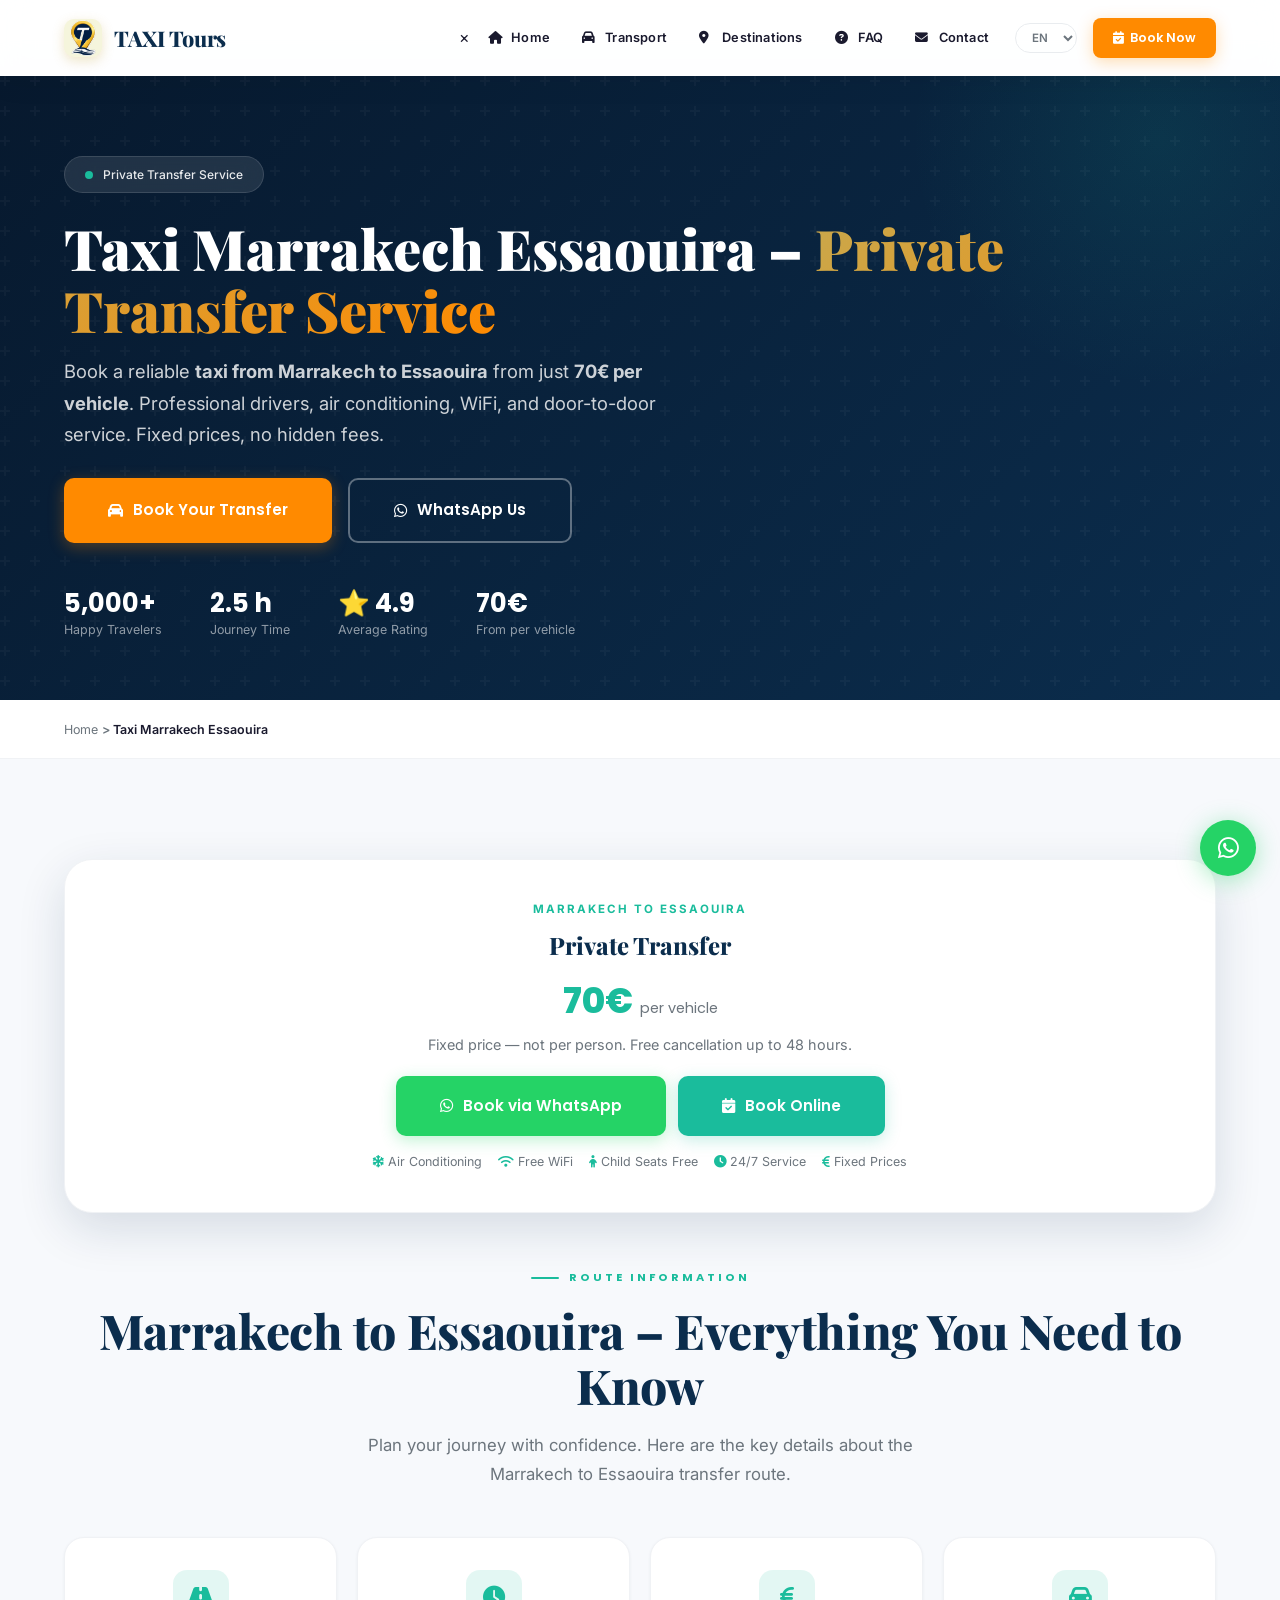
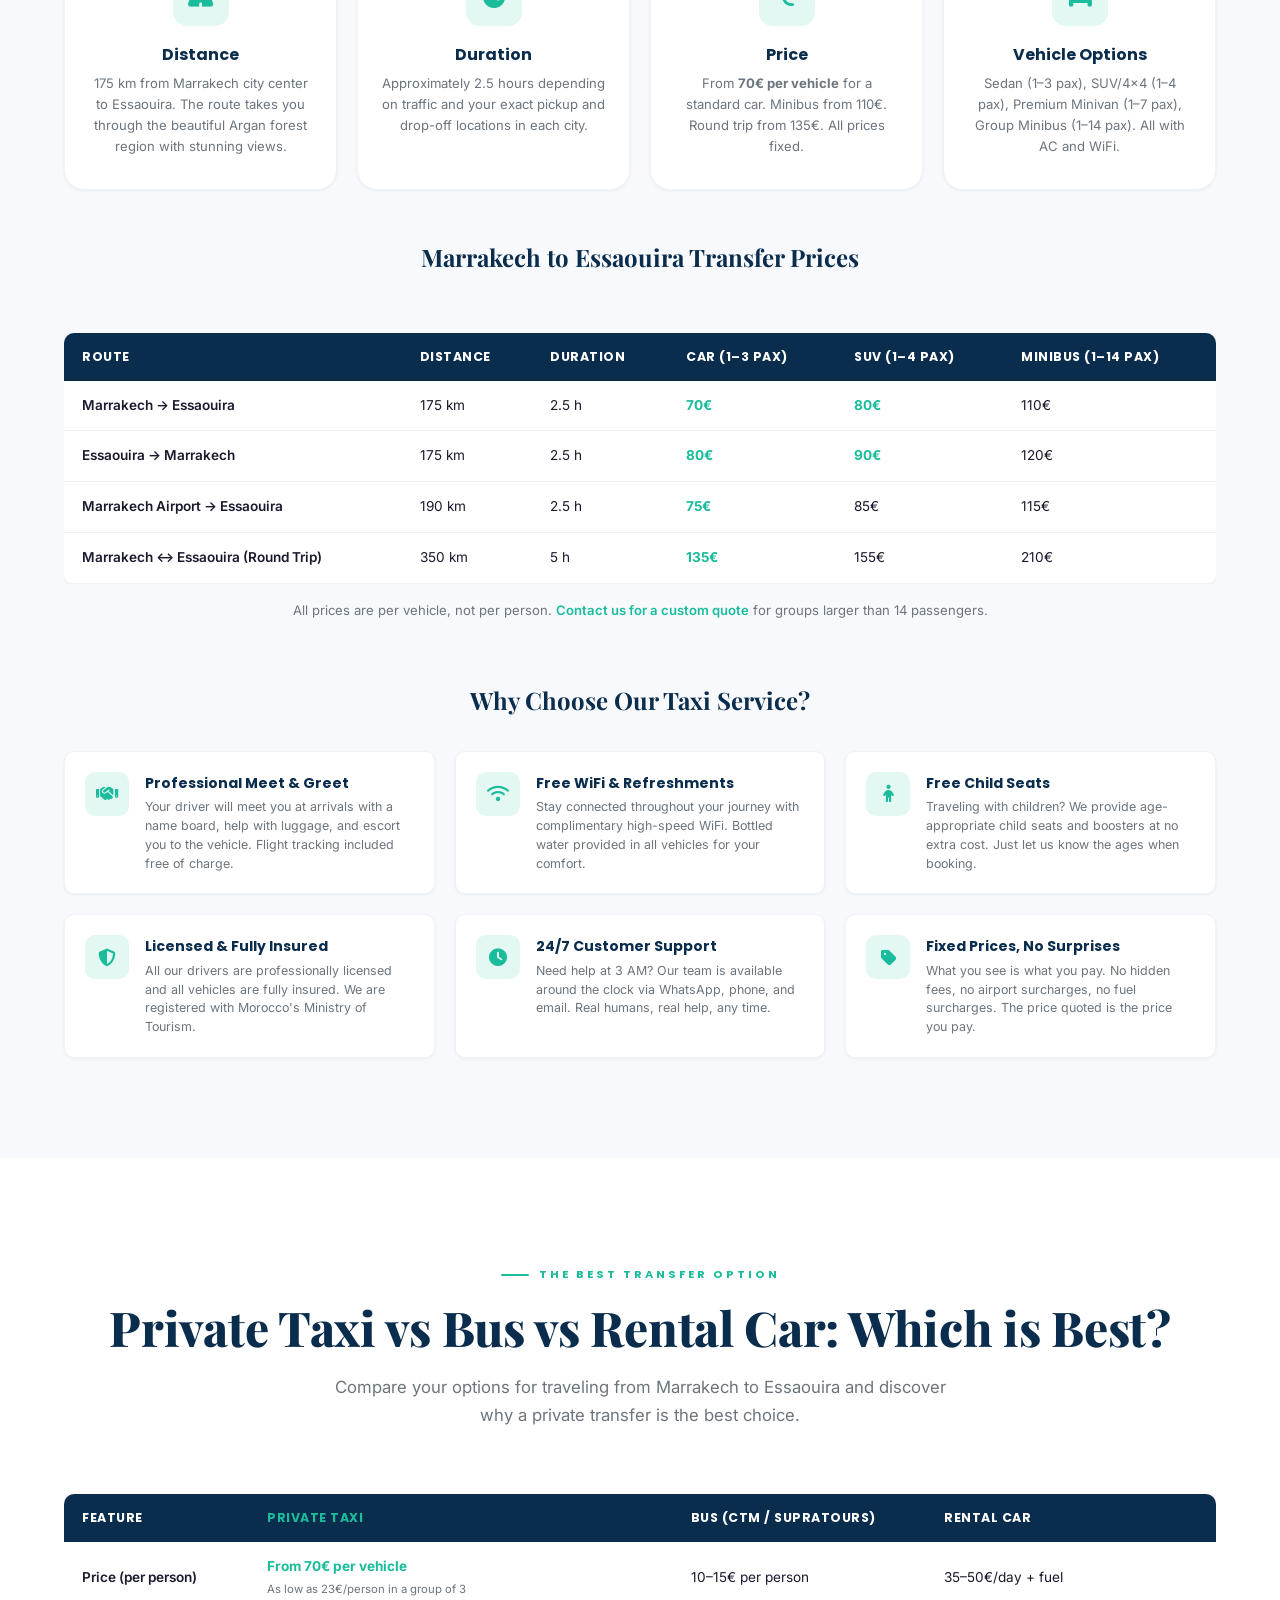
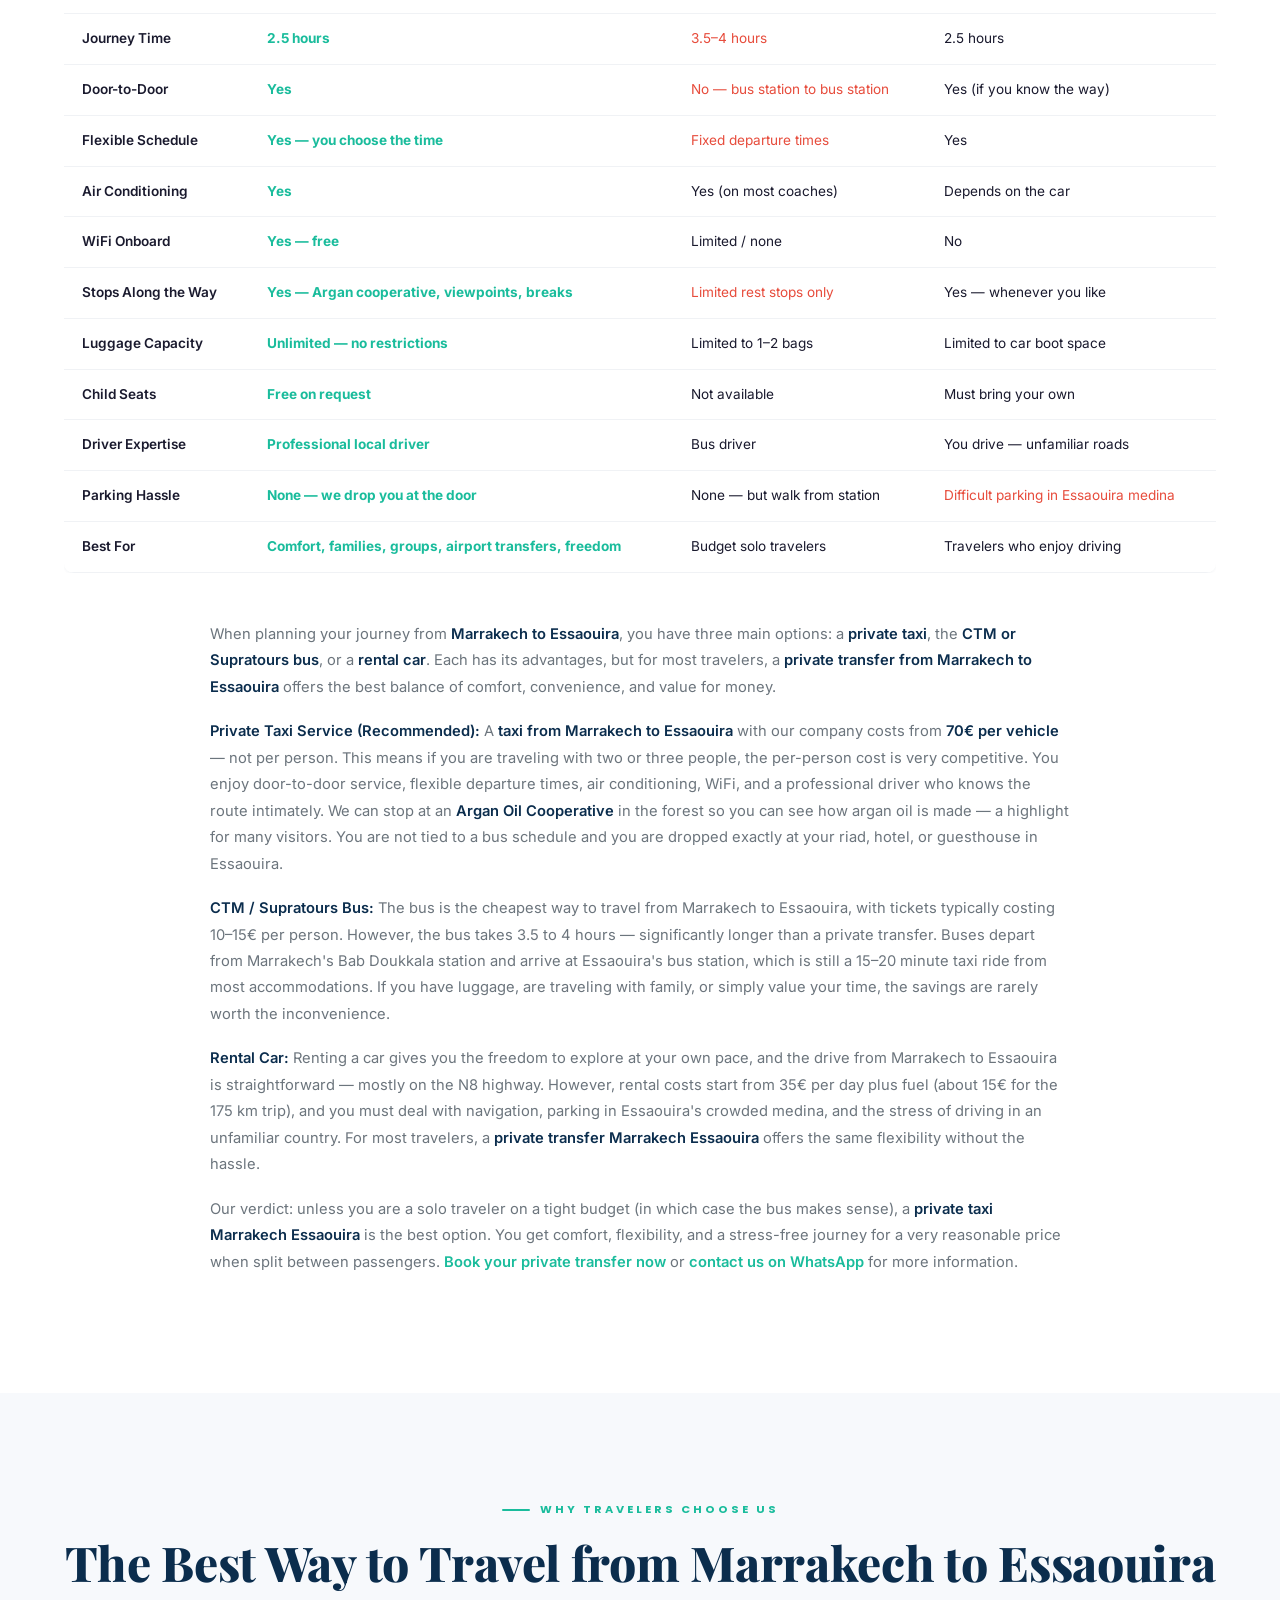
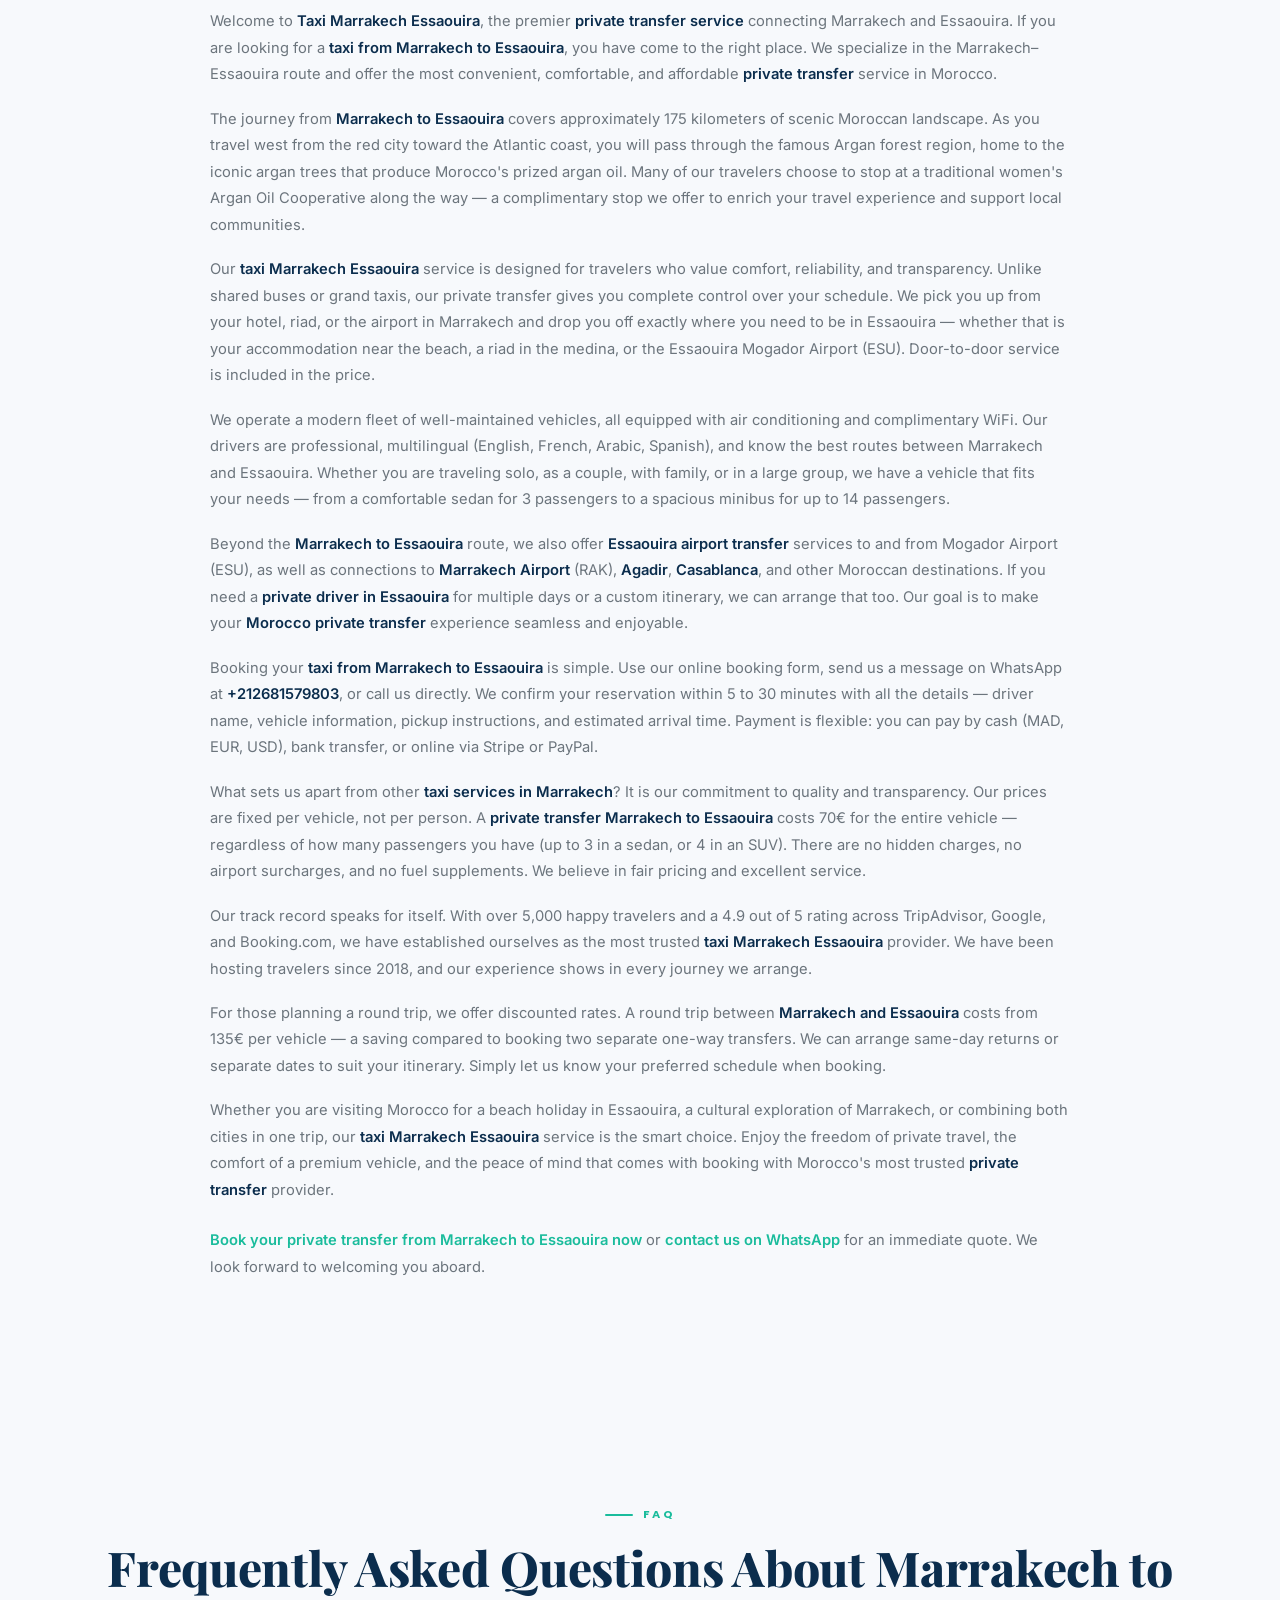
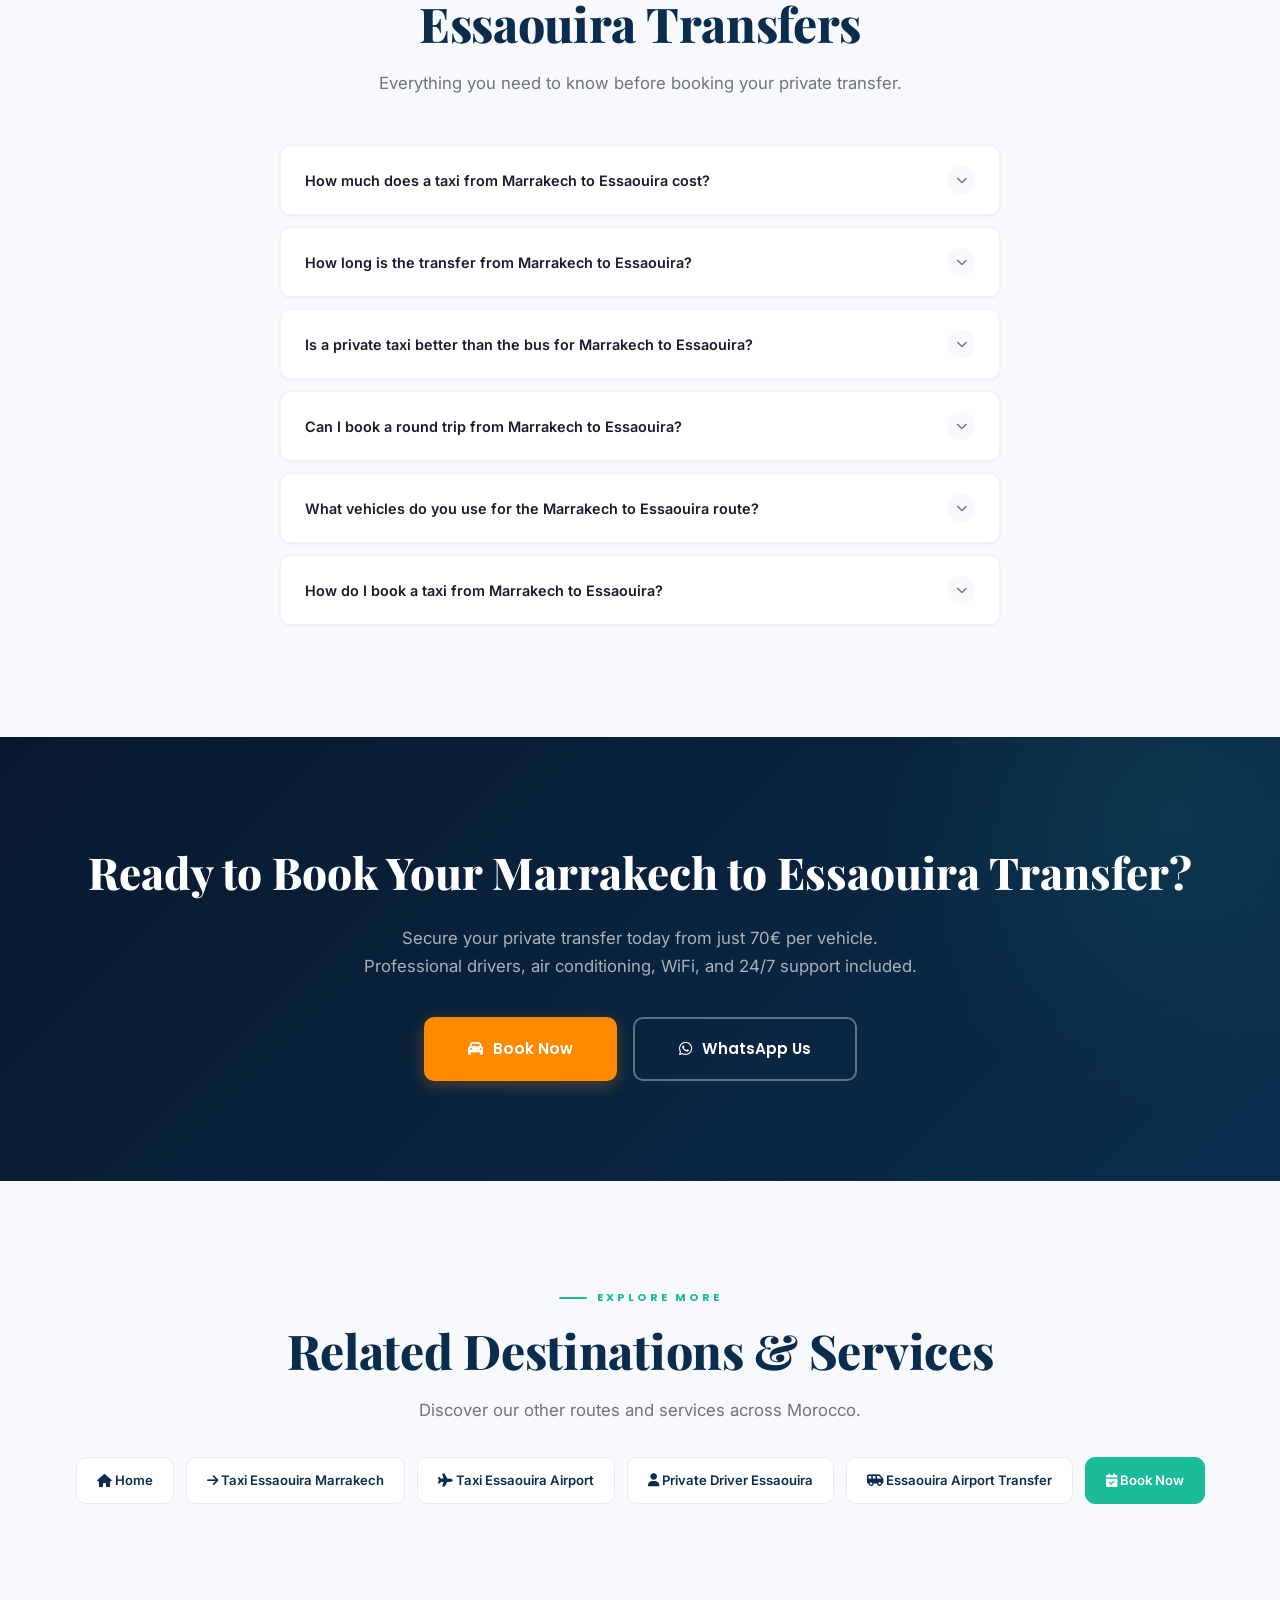
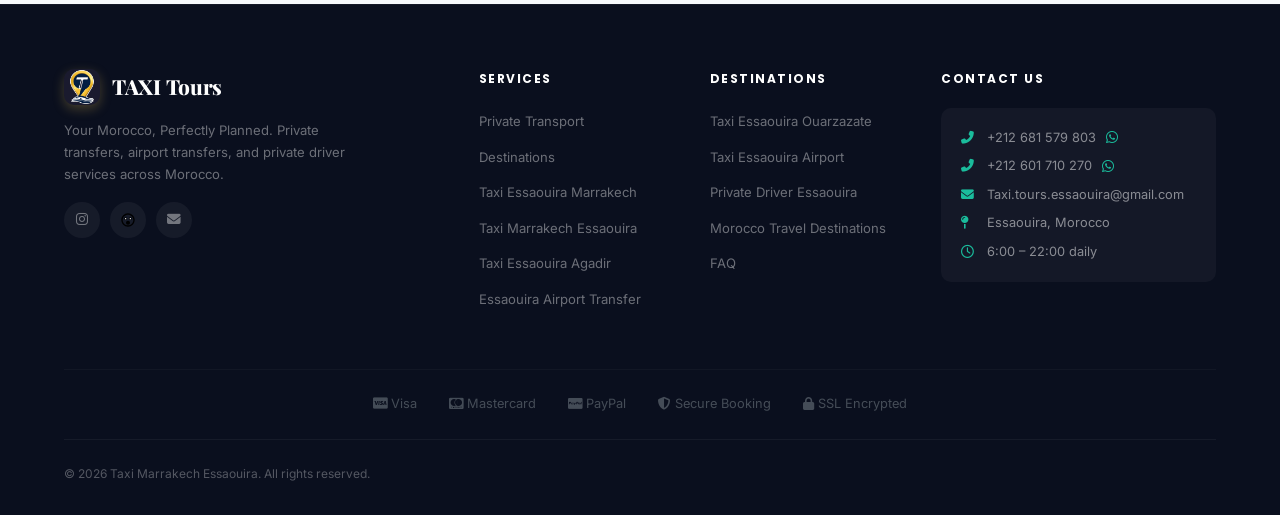
<file: taxi-marrakech-essaouira.html>
<!DOCTYPE html>
<html lang="en">

<head>
  <meta charset="UTF-8">
  <meta name="viewport" content="width=device-width,initial-scale=1">
  <link rel="icon" type="image/svg+xml" href="./images/logo-icon.png">
  <link rel="apple-touch-icon" href="./images/logo-icon.png">
  <link rel="canonical" href="https://www.taximarrakeckessaouiraa.com/taxi-marrakech-essaouira.html">
  <meta name="theme-color" content="#0B2D4D">

  <title>Taxi Marrakech Essaouira | Private Transfer from 70€</title>
  <meta name="description" content="Book a private taxi from Marrakech to Essaouira from 70€ per vehicle. 2.5 hour journey, 175km through Argan forest. Professional drivers, fixed prices, 24/7 service.">
  <meta name="keywords" content="Taxi Marrakech Essaouira, Private Transfer Marrakech Essaouira, Marrakech to Essaouira Transfer, Taxi Marrakech, Essaouira Private Transfer, Morocco Private Transfer">

  <meta property="og:type" content="website">
  <meta property="og:url" content="https://www.taximarrakeckessaouiraa.com/taxi-marrakech-essaouira.html">
  <meta property="og:title" content="Taxi Marrakech Essaouira | Private Transfer from 70€">
  <meta property="og:description" content="Book a private taxi from Marrakech to Essaouira from 70€ per vehicle. 2.5 hour journey, 175km through Argan forest. Professional drivers, fixed prices, 24/7 service.">
  <meta property="og:image" content="https://www.taximarrakeckessaouiraa.com/images/og-image.jpg">
  <meta property="og:image:width" content="1200">
  <meta property="og:image:height" content="630">
  <meta property="og:locale" content="en_US">
  <meta property="og:site_name" content="Taxi Marrakech Essaouira">

  <meta name="twitter:card" content="summary_large_image">
  <meta name="twitter:title" content="Taxi Marrakech Essaouira | Private Transfer from 70€">
  <meta name="twitter:description" content="Book a private taxi from Marrakech to Essaouira from 70€ per vehicle. 2.5 hour journey, 175km through Argan forest. Professional drivers, fixed prices, 24/7 service.">
  <meta name="twitter:image" content="https://www.taximarrakeckessaouiraa.com/images/og-image.jpg">

  <meta name="robots" content="index, follow, max-snippet:-1, max-image-preview:large">
  <meta name="googlebot" content="index, follow, max-snippet:-1, max-image-preview:large">

  <link rel="alternate" hreflang="en" href="https://www.taximarrakeckessaouiraa.com/taxi-marrakech-essaouira.html">
  <link rel="alternate" hreflang="fr" href="https://www.taximarrakeckessaouiraa.com/fr/taxi-marrakech-essaouira.html">

  <script type="application/ld+json">
  {
    "@context": "https://schema.org",
    "@type": "LocalBusiness",
    "name": "Taxi Marrakech Essaouira",
    "image": "https://www.taximarrakeckessaouiraa.com/images/logo-horizontal.svg",
    "logo": "https://www.taximarrakeckessaouiraa.com/images/logo-icon.png",
    "url": "https://www.taximarrakeckessaouiraa.com",
    "telephone": "+212681579803",
    "email": "Taxi.tours.essaouira@gmail.com",
    "description": "Private taxi and transfer services specializing in the Marrakech to Essaouira route. Professional drivers, fixed prices from 70€, air conditioning, WiFi.",
    "priceRange": "€€",
    "address": {
      "@type": "PostalAddress",
      "addressLocality": "Marrakech",
      "addressRegion": "Marrakech-Safi",
      "addressCountry": "MA"
    },
    "aggregateRating": {
      "@type": "AggregateRating",
      "ratingValue": "4.9",
      "reviewCount": "500",
      "bestRating": "5"
    },
    "openingHoursSpecification": [
      {
        "@type": "OpeningHoursSpecification",
        "dayOfWeek": ["Monday","Tuesday","Wednesday","Thursday","Friday","Saturday","Sunday"],
        "opens": "06:00",
        "closes": "22:00"
      }
    ],
    "sameAs": [
      "https://www.instagram.com/taxi.tours.essaouira",
      "https://www.tripadvisor.com/Profile/Taxitoursessaouira"
    ],
    "areaServed": [
      {"@type": "City", "name": "Marrakech"},
      {"@type": "City", "name": "Essaouira"},
      {"@type": "City", "name": "Agadir"},
      {"@type": "City", "name": "Casablanca"}
    ]
  }
  </script>

  <script type="application/ld+json">
  {
    "@context": "https://schema.org",
    "@type": "Product",
    "name": "Taxi Marrakech Essaouira Private Transfer",
    "description": "Private taxi transfer from Marrakech to Essaouira. 2.5 hour journey, air conditioning, WiFi, professional driver.",
    "brand": {
      "@type": "Brand",
      "name": "Taxi Marrakech Essaouira"
    },
    "offers": {
      "@type": "Offer",
      "price": "70",
      "priceCurrency": "EUR",
      "availability": "https://schema.org/InStock",
      "url": "https://www.taximarrakeckessaouiraa.com/taxi-marrakech-essaouira.html"
    },
    "aggregateRating": {
      "@type": "AggregateRating",
      "ratingValue": "4.9",
      "reviewCount": "500",
      "bestRating": "5"
    }
  }
  </script>

  <script type="application/ld+json">
  {
    "@context": "https://schema.org",
    "@type": "BreadcrumbList",
    "itemListElement": [
      {"@type": "ListItem", "position": 1, "name": "Home", "item": "https://www.taximarrakeckessaouiraa.com/"},
      {"@type": "ListItem", "position": 2, "name": "Taxi Marrakech Essaouira", "item": "https://www.taximarrakeckessaouiraa.com/taxi-marrakech-essaouira.html"}
    ]
  }
  </script>

  <script type="application/ld+json">
  {
    "@context": "https://schema.org",
    "@type": "FAQPage",
    "mainEntity": [
      {
        "@type": "Question",
        "name": "How much does a taxi from Marrakech to Essaouira cost?",
        "acceptedAnswer": {
          "@type": "Answer",
          "text": "A private taxi from Marrakech to Essaouira costs 70€ per vehicle (not per person) for a standard car. An SUV or 4x4 costs 80€, and a minibus for larger groups is available from 110€. All prices are fixed with no hidden fees."
        }
      },
      {
        "@type": "Question",
        "name": "How long does the Marrakech to Essaouira transfer take?",
        "acceptedAnswer": {
          "@type": "Answer",
          "text": "The transfer from Marrakech to Essaouira takes approximately 2.5 hours covering 175 km. The scenic route passes through Argan forests and Berber villages. We offer comfortable vehicles with air conditioning and complimentary WiFi."
        }
      },
      {
        "@type": "Question",
        "name": "Is a private taxi better than the bus from Marrakech to Essaouira?",
        "acceptedAnswer": {
          "@type": "Answer",
          "text": "Yes, a private taxi offers door-to-door service, flexible departure times, air conditioning, WiFi, and the freedom to stop along the way at Argan cooperatives or viewpoints. Buses run on fixed schedules, take longer (3.5–4 hours), and drop you at the station rather than your accommodation."
        }
      },
      {
        "@type": "Question",
        "name": "Can I book a round trip from Marrakech to Essaouira?",
        "acceptedAnswer": {
          "@type": "Answer",
          "text": "Yes, we offer round trip transfers between Marrakech and Essaouira from 135€ per vehicle — a saving compared to booking two one-way trips. You can choose same-day return or separate dates. We coordinate both pickups so you don't have to worry about anything."
        }
      },
      {
        "@type": "Question",
        "name": "What vehicles are available for the Marrakech to Essaouira route?",
        "acceptedAnswer": {
          "@type": "Answer",
          "text": "We offer a range of modern, air-conditioned vehicles: Standard Sedan (1–3 passengers, 70€), SUV / 4x4 (1–4 passengers, 80€), Premium Minivan (1–7 passengers, 95€), and Group Minibus (1–14 passengers, 110€). All vehicles include complimentary WiFi, bottled water, and child seats available on request at no extra charge."
        }
      },
      {
        "@type": "Question",
        "name": "How do I book a taxi from Marrakech to Essaouira?",
        "acceptedAnswer": {
          "@type": "Answer",
          "text": "Booking is simple. You can use our online booking form, send a message on WhatsApp to +212681579803, call us at +212681579803, or email us at Taxi.tours.essaouira@gmail.com. We confirm your reservation within 5–30 minutes with all details including driver name and vehicle information."
        }
      }
    ]
  }
  </script>

  <meta http-equiv="Cache-Control" content="public, max-age=31536000, immutable">

  <link rel="preconnect" href="https://fonts.googleapis.com">
  <link rel="preconnect" href="https://fonts.gstatic.com" crossorigin>
  <link href="https://fonts.googleapis.com/css2?family=Playfair+Display:ital,wght@0,400;0,600;0,700;0,800;0,900;1,400&family=Poppins:wght@400;500;600;700;800&family=Inter:wght@300;400;500;600;700&display=swap" rel="stylesheet">
  <link rel="stylesheet" href="https://cdnjs.cloudflare.com/ajax/libs/font-awesome/6.5.0/css/all.min.css">

  <style>
    :root {
      --primary: #0B2D4D;
      --primary-light: #134074;
      --primary-dark: #07192e;
      --secondary: #1ABC9C;
      --secondary-dark: #16a085;
      --secondary-light: rgba(26, 188, 156, 0.12);
      --cta: #FF8A00;
      --cta-hover: #e67e00;
      --cta-light: rgba(255, 138, 0, 0.12);
      --gold: #C9A84C;
      --gold-light: rgba(201, 168, 76, 0.15);
      --bg: #F7F9FC;
      --bg-white: #fff;
      --bg-dark: #0A0F1E;
      --text: #1a1a2e;
      --text-muted: #6c757d;
      --text-light: #fff;
      --border: #e9ecef;
      --border-light: #f0f2f5;
      --radius: 20px;
      --radius-sm: 10px;
      --radius-lg: 28px;
      --shadow-xs: 0 1px 3px rgba(11, 45, 77, 0.06);
      --shadow-sm: 0 2px 8px rgba(11, 45, 77, 0.08);
      --shadow-md: 0 8px 30px rgba(11, 45, 77, 0.10);
      --shadow-lg: 0 16px 48px rgba(11, 45, 77, 0.14);
      --shadow-xl: 0 24px 64px rgba(11, 45, 77, 0.18);
      --shadow-glow-secondary: 0 8px 32px rgba(26, 188, 156, 0.25);
      --shadow-glow-cta: 0 8px 32px rgba(255, 138, 0, 0.3);
      --shadow-glow-gold: 0 8px 32px rgba(201, 168, 76, 0.25);
      --transition: 0.3s cubic-bezier(0.4, 0, 0.2, 1);
      --transition-slow: 0.5s cubic-bezier(0.4, 0, 0.2, 1);
      --transition-bounce: 0.4s cubic-bezier(0.34, 1.56, 0.64, 1);
      --nav-height: 76px;
      --max-width: 1200px;
      --font-display: 'Playfair Display', Georgia, serif;
      --font-ui: 'Poppins', sans-serif;
      --font-body: 'Inter', -apple-system, BlinkMacSystemFont, sans-serif;
      --glass-bg: rgba(255, 255, 255, 0.10);
      --glass-border: rgba(255, 255, 255, 0.15);
    }

    *, *::before, *::after { margin: 0; padding: 0; box-sizing: border-box }
    html { scroll-behavior: smooth; font-size: 16px; -webkit-tap-highlight-color: transparent }
    body { font-family: var(--font-body); color: var(--text); background: var(--bg); line-height: 1.6; -webkit-font-smoothing: antialiased; overflow-x: hidden; padding-top: var(--nav-height) }
    img { max-width: 100%; height: auto; display: block }
    a { text-decoration: none; color: inherit }
    ul { list-style: none }
    button { cursor: pointer; border: none; background: none; font: inherit; color: inherit }
    input, select, textarea { font: inherit; outline: none }
    ::selection { background: rgba(26, 188, 156, 0.2); color: var(--primary) }

    .container { width: 100%; max-width: var(--max-width); margin: 0 auto; padding: 0 24px }
    .section { padding: 100px 0 }
    .section-label { display: inline-flex; align-items: center; gap: 10px; font-family: var(--font-ui); font-size: 0.7rem; font-weight: 700; text-transform: uppercase; letter-spacing: 3px; color: var(--secondary); margin-bottom: 16px }
    .section-label::before { content: ''; width: 28px; height: 2px; background: var(--secondary); border-radius: 2px }
    .section-title { font-family: var(--font-display); font-size: clamp(2rem, 4.5vw, 3rem); font-weight: 800; color: var(--primary); line-height: 1.15; margin-bottom: 18px; letter-spacing: -0.3px }
    .section-subtitle { font-size: 1.05rem; color: var(--text-muted); max-width: 620px; line-height: 1.7 }
    .text-center { text-align: center }
    .text-center .section-subtitle { margin: 0 auto }

    .glass { background: var(--glass-bg); backdrop-filter: blur(16px); -webkit-backdrop-filter: blur(16px); border: 1px solid var(--glass-border) }
    .glass-card { background: rgba(255, 255, 255, 0.92); backdrop-filter: blur(20px); -webkit-backdrop-filter: blur(20px); border: 1px solid rgba(255, 255, 255, 0.6); box-shadow: var(--shadow-lg) }

    .btn { display: inline-flex; align-items: center; justify-content: center; gap: 10px; font-family: var(--font-ui); font-weight: 600; font-size: 0.85rem; padding: 14px 32px; border-radius: var(--radius-sm); transition: var(--transition); white-space: nowrap; position: relative; overflow: hidden }
    .btn::after { content: ''; position: absolute; inset: 0; background: rgba(255, 255, 255, 0.12); opacity: 0; transition: opacity 0.3s }
    .btn:hover::after { opacity: 1 }
    .btn:active { transform: scale(0.97) }
    .btn-primary { background: var(--primary); color: var(--text-light); box-shadow: 0 4px 16px rgba(11, 45, 77, 0.2) }
    .btn-primary:hover { background: var(--primary-light); transform: translateY(-2px); box-shadow: 0 8px 28px rgba(11, 45, 77, 0.3) }
    .btn-secondary { background: var(--secondary); color: var(--text-light); box-shadow: 0 4px 16px rgba(26, 188, 156, 0.25) }
    .btn-secondary:hover { background: var(--secondary-dark); transform: translateY(-2px); box-shadow: var(--shadow-glow-secondary) }
    .btn-cta { background: var(--cta); color: var(--text-light); box-shadow: 0 4px 16px rgba(255, 138, 0, 0.3) }
    .btn-cta:hover { background: var(--cta-hover); transform: translateY(-2px); box-shadow: var(--shadow-glow-cta) }
    .btn-outline { background: transparent; border: 2px solid rgba(255, 255, 255, 0.35); color: var(--text-light) }
    .btn-outline:hover { background: rgba(255, 255, 255, 0.1); border-color: rgba(255, 255, 255, 0.6); transform: translateY(-2px) }
    .btn-whatsapp { background: #25D366; color: white; box-shadow: 0 4px 16px rgba(37, 211, 102, 0.3) }
    .btn-whatsapp:hover { background: #20bd5d; transform: translateY(-2px); box-shadow: 0 8px 28px rgba(37, 211, 102, 0.35) }
    .btn-gold { background: var(--gold); color: var(--primary); box-shadow: 0 4px 16px rgba(201, 168, 76, 0.3) }
    .btn-gold:hover { background: #b8963a; transform: translateY(-2px); box-shadow: var(--shadow-glow-gold) }
    .btn-sm { padding: 10px 20px; font-size: 0.78rem; border-radius: 8px }
    .btn-lg { padding: 18px 44px; font-size: 0.95rem }
    .btn-block { width: 100%; justify-content: center }
    .btn-icon { width: 44px; height: 44px; padding: 0; border-radius: 50% }

    .navbar { position: fixed; top: 0; left: 0; right: 0; z-index: 1000; height: var(--nav-height); display: flex; align-items: center; transition: background 0.4s cubic-bezier(0.4, 0, 0.2, 1), box-shadow 0.4s cubic-bezier(0.4, 0, 0.2, 1); background: rgba(255, 255, 255, 0.9); -webkit-backdrop-filter: blur(16px); backdrop-filter: blur(16px); box-shadow: 0 4px 30px rgba(0, 0, 0, 0.08) }
    .navbar .container { display: flex; align-items: center; justify-content: space-between; height: 100% }
    .navbar-brand { display: flex; align-items: center; gap: 12px; font-family: var(--font-display); font-weight: 800; font-size: 1.35rem; color: var(--primary); letter-spacing: -0.3px; flex-shrink: 0 }
    .navbar-brand-icon { width: 38px; height: 38px; background: linear-gradient(135deg, var(--gold), #a8892e); border-radius: 10px; display: flex; align-items: center; justify-content: center; font-size: 1rem; color: var(--primary-dark); box-shadow: 0 4px 12px rgba(201, 168, 76, 0.3); flex-shrink: 0 }
    .navbar-menu { display: flex; align-items: center; gap: 4px }
    .navbar-link { position: relative; font-size: 0.8rem; font-weight: 600; color: var(--text); padding: 8px 14px; border-radius: var(--radius-sm); transition: color 0.3s ease, background 0.3s ease; letter-spacing: 0.2px }
    .navbar-link::before { content: ''; position: absolute; inset: 0; border-radius: var(--radius-sm); background: var(--bg); opacity: 0; transform: scale(0.92); transition: opacity 0.3s ease, transform 0.3s ease }
    .navbar-link:hover::before { opacity: 1; transform: scale(1) }
    .navbar-link:hover { color: var(--primary) }
    .navbar-link::after { content: ''; position: absolute; bottom: 3px; left: 50%; transform: translateX(-50%) scaleX(0); width: 18px; height: 2.5px; background: var(--gold); border-radius: 3px; transition: transform 0.35s cubic-bezier(0.34, 1.56, 0.64, 1) }
    .navbar-link.active::after { transform: translateX(-50%) scaleX(1) }
    .navbar-lang { margin-left: 8px; padding: 6px 12px; border-radius: 50px; font-size: 0.72rem; font-weight: 600; color: var(--text-muted); border: 1px solid var(--border); transition: color 0.3s ease, border-color 0.3s ease, background 0.3s ease; background: transparent; cursor: pointer; outline: none }
    .navbar-cta { margin-left: 12px }
    .navbar-cta .btn { gap: 6px }
    .navbar-overlay { display: none }
    .navbar-toggle { display: none; flex-direction: column; gap: 5px; padding: 6px; cursor: pointer; z-index: 1001; background: none; border: none }
    .navbar-toggle span { display: block; width: 24px; height: 2.5px; background: var(--primary); border-radius: 3px; transition: transform 0.35s cubic-bezier(0.34, 1.56, 0.64, 1), opacity 0.25s ease, background 0.3s ease }
    .navbar-toggle.active span:nth-child(1) { transform: rotate(45deg) translate(5px, 5px) }
    .navbar-toggle.active span:nth-child(2) { opacity: 0; transform: translateX(-10px) }
    .navbar-toggle.active span:nth-child(3) { transform: rotate(-45deg) translate(5px, -5px) }

    .page-hero { position: relative; min-height: 60vh; display: flex; align-items: center; overflow: hidden; background: linear-gradient(135deg, var(--primary-dark), var(--primary)) }
    .page-hero::before { content: ''; position: absolute; inset: 0; background: url("data:image/svg+xml,%3Csvg width='60' height='60' viewBox='0 0 60 60' xmlns='http://www.w3.org/2000/svg'%3E%3Cg fill='none' fill-rule='evenodd'%3E%3Cg fill='%23ffffff' fill-opacity='0.03'%3E%3Cpath d='M36 34v-4h-2v4h-4v2h4v4h2v-4h4v-2h-4zm0-30V0h-2v4h-4v2h4v4h2V6h4V4h-4zM6 34v-4H4v4H0v2h4v4h2v-4h4v-2H6zM6 4V0H4v4H0v2h4v4h2V6h4V4H6z'/%3E%3C/g%3E%3C/g%3E%3C/svg%3E"); pointer-events: none }
    .page-hero::after { content: ''; position: absolute; top: -30%; right: -10%; width: 500px; height: 500px; background: radial-gradient(circle, rgba(26, 188, 156, 0.1), transparent 70%); border-radius: 50%; pointer-events: none }
    .page-hero-content { position: relative; z-index: 2; width: 100%; padding: 80px 0 60px }
    .page-hero-badge { display: inline-flex; align-items: center; gap: 10px; background: rgba(255, 255, 255, 0.10); backdrop-filter: blur(12px); border: 1px solid rgba(255, 255, 255, 0.12); padding: 8px 20px; border-radius: 50px; font-size: 0.75rem; font-weight: 500; color: rgba(255, 255, 255, 0.9); margin-bottom: 24px }
    .page-hero-badge-dot { width: 8px; height: 8px; background: var(--secondary); border-radius: 50%; animation: pulse-dot 2s infinite }
    @keyframes pulse-dot { 0%,100% { opacity: 1; transform: scale(1) } 50% { opacity: 0.5; transform: scale(0.8) } }
    .page-hero h1 { font-family: var(--font-display); font-size: clamp(2.2rem, 5vw, 3.5rem); font-weight: 900; color: var(--text-light); line-height: 1.1; margin-bottom: 16px }
    .page-hero h1 span { background: linear-gradient(135deg, var(--gold) 0%, var(--cta) 100%); -webkit-background-clip: text; -webkit-text-fill-color: transparent; background-clip: text }
    .page-hero p { font-size: clamp(0.95rem, 1.5vw, 1.15rem); color: rgba(255, 255, 255, 0.8); max-width: 600px; line-height: 1.7; margin-bottom: 28px }
    .page-hero-actions { display: flex; gap: 16px; flex-wrap: wrap }
    .page-hero-stats { display: flex; gap: 48px; margin-top: 48px }
    .page-hero-stat-value { font-family: var(--font-ui); font-size: 1.6rem; font-weight: 700; color: var(--text-light); line-height: 1 }
    .page-hero-stat-label { font-size: 0.78rem; color: rgba(255, 255, 255, 0.55); margin-top: 4px }

    .breadcrumbs { padding: 16px 0; background: var(--bg-white); border-bottom: 1px solid var(--border-light) }
    .breadcrumbs a { font-size: 0.78rem; color: var(--text-muted); transition: color 0.3s }
    .breadcrumbs a:hover { color: var(--secondary) }
    .breadcrumbs span { font-size: 0.78rem; color: var(--text); font-weight: 600 }

    .info-grid { display: grid; grid-template-columns: repeat(auto-fit, minmax(220px, 1fr)); gap: 20px; margin-top: 48px }
    .info-card { background: var(--bg-white); border-radius: var(--radius); padding: 32px 24px; text-align: center; box-shadow: var(--shadow-xs); border: 1px solid var(--border-light); transition: var(--transition-bounce) }
    .info-card:hover { transform: translateY(-6px); box-shadow: var(--shadow-lg); border-color: var(--secondary) }
    .info-card-icon { width: 56px; height: 56px; margin: 0 auto 16px; background: var(--secondary-light); border-radius: 14px; display: flex; align-items: center; justify-content: center; font-size: 1.4rem; color: var(--secondary) }
    .info-card h3 { font-family: var(--font-ui); font-size: 1rem; font-weight: 700; color: var(--primary); margin-bottom: 6px }
    .info-card p { font-size: 0.82rem; color: var(--text-muted); line-height: 1.6 }

    .pricing-table { width: 100%; border-collapse: collapse; font-size: 0.85rem; margin-top: 32px; border-radius: var(--radius-sm); overflow: hidden; box-shadow: var(--shadow-xs) }
    .pricing-table thead { background: var(--primary); color: white }
    .pricing-table th { padding: 14px 18px; text-align: left; font-family: var(--font-ui); font-size: 0.78rem; text-transform: uppercase; letter-spacing: 0.5px }
    .pricing-table td { padding: 14px 18px; border-bottom: 1px solid var(--border-light); background: var(--bg-white) }
    .pricing-table tbody tr:hover td { background: var(--secondary-light) }
    .pricing-table .highlight { font-weight: 700; color: var(--secondary) }

    .features-list { display: grid; grid-template-columns: repeat(auto-fit, minmax(280px, 1fr)); gap: 20px; margin-top: 32px }
    .feature-item { display: flex; gap: 16px; padding: 20px; background: var(--bg-white); border-radius: var(--radius-sm); box-shadow: var(--shadow-xs); border: 1px solid var(--border-light); transition: var(--transition) }
    .feature-item:hover { border-color: var(--secondary); box-shadow: var(--shadow-sm) }
    .feature-item-icon { width: 44px; height: 44px; background: var(--secondary-light); border-radius: 10px; display: flex; align-items: center; justify-content: center; font-size: 1.1rem; color: var(--secondary); flex-shrink: 0 }
    .feature-item-text h4 { font-family: var(--font-ui); font-size: 0.88rem; font-weight: 700; color: var(--primary); margin-bottom: 4px }
    .feature-item-text p { font-size: 0.78rem; color: var(--text-muted); line-height: 1.5 }

    .seo-content { font-size: 0.92rem; color: var(--text-muted); line-height: 1.8; max-width: 860px; margin: 0 auto }
    .seo-content p { margin-bottom: 18px }
    .seo-content strong { color: var(--primary); font-weight: 600 }
    .seo-content a { color: var(--secondary); font-weight: 600 }
    .seo-content a:hover { text-decoration: underline }

    .comparison-table { width: 100%; border-collapse: collapse; font-size: 0.85rem; margin-top: 32px; border-radius: var(--radius-sm); overflow: hidden; box-shadow: var(--shadow-xs) }
    .comparison-table thead { background: var(--primary); color: white }
    .comparison-table th { padding: 14px 18px; text-align: left; font-family: var(--font-ui); font-size: 0.78rem; text-transform: uppercase; letter-spacing: 0.5px }
    .comparison-table td { padding: 14px 18px; border-bottom: 1px solid var(--border-light); background: var(--bg-white) }
    .comparison-table tbody tr:hover td { background: var(--secondary-light) }
    .comparison-table .best { font-weight: 700; color: var(--secondary) }
    .comparison-table .worst { color: #e74c3c }

    .faq-list { max-width: 720px; margin: 0 auto }
    .faq-item { background: var(--bg-white); border-radius: var(--radius-sm); margin-bottom: 12px; box-shadow: var(--shadow-xs); border: 1px solid var(--border-light); overflow: hidden; transition: var(--transition) }
    .faq-item:hover { box-shadow: var(--shadow-sm) }
    .faq-item.open { box-shadow: var(--shadow-md); border-color: var(--secondary) }
    .faq-question { display: flex; align-items: center; justify-content: space-between; width: 100%; padding: 20px 24px; font-size: 0.9rem; font-weight: 600; color: var(--text); text-align: left; transition: var(--transition); cursor: pointer }
    .faq-item.open .faq-question { color: var(--secondary) }
    .faq-icon { width: 28px; height: 28px; border-radius: 50%; background: var(--bg); display: flex; align-items: center; justify-content: center; font-size: 0.7rem; color: var(--text-muted); transition: var(--transition); flex-shrink: 0 }
    .faq-item.open .faq-icon { background: var(--secondary-light); color: var(--secondary); transform: rotate(180deg) }
    .faq-answer { max-height: 0; overflow: hidden; transition: max-height 0.35s ease, padding 0.35s ease; padding: 0 24px }
    .faq-item.open .faq-answer { max-height: 300px; padding: 0 24px 20px }
    .faq-answer p { font-size: 0.83rem; color: var(--text-muted); line-height: 1.7 }

    .cta-section { background: linear-gradient(135deg, var(--primary-dark), var(--primary)); position: relative; overflow: hidden }
    .cta-section::before { content: ''; position: absolute; top: -50%; right: -15%; width: 600px; height: 600px; background: radial-gradient(circle, rgba(26, 188, 156, 0.1), transparent 70%); border-radius: 50%; pointer-events: none }
    .cta-content { position: relative; z-index: 2; text-align: center }
    .cta-title { font-family: var(--font-display); font-size: clamp(1.75rem, 4vw, 2.75rem); font-weight: 800; color: var(--text-light); margin-bottom: 16px }
    .cta-text { color: rgba(255, 255, 255, 0.65); font-size: 1.05rem; max-width: 560px; margin: 0 auto 36px; line-height: 1.7 }
    .cta-actions { display: flex; justify-content: center; gap: 16px; flex-wrap: wrap }

    .route-cta-card { background: var(--bg-white); border-radius: var(--radius-lg); padding: 40px; box-shadow: var(--shadow-lg); text-align: center; border: 1px solid var(--border-light) }
    .route-cta-card h3 { font-family: var(--font-display); font-size: 1.5rem; font-weight: 800; color: var(--primary); margin-bottom: 8px }
    .route-cta-card p { color: var(--text-muted); font-size: 0.9rem; margin-bottom: 20px }
    .route-cta-price { font-family: var(--font-ui); font-size: 2.2rem; font-weight: 800; color: var(--secondary); margin-bottom: 4px }
    .route-cta-price small { font-size: 0.9rem; font-weight: 400; color: var(--text-muted) }
    .route-cta-note { font-size: 0.78rem; color: var(--text-muted); margin-bottom: 24px }

    .internal-links { display: flex; flex-wrap: wrap; gap: 12px; justify-content: center; margin-top: 32px }
    .internal-link { padding: 12px 20px; background: var(--bg-white); border-radius: var(--radius-sm); font-size: 0.82rem; font-weight: 600; color: var(--primary); border: 1px solid var(--border); transition: var(--transition) }
    .internal-link:hover { border-color: var(--secondary); color: var(--secondary); transform: translateY(-2px); box-shadow: var(--shadow-sm) }

    .footer { background: var(--bg-dark); padding: 64px 0 32px; border-top: 1px solid rgba(255, 255, 255, 0.04) }
    .footer-grid { display: grid; grid-template-columns: 2fr 1fr 1fr 1.5fr; gap: 48px; margin-bottom: 48px }
    .footer-brand { font-family: var(--font-display); font-size: 1.3rem; font-weight: 800; color: var(--text-light); display: flex; align-items: center; gap: 12px; margin-bottom: 14px; letter-spacing: -0.3px }
    .footer-brand .navbar-brand-icon { width: 36px; height: 36px; font-size: 0.9rem }
    .footer-desc { font-size: 0.82rem; color: rgba(255, 255, 255, 0.4); line-height: 1.7; max-width: 300px; margin-bottom: 16px }
    .footer-socials { display: flex; gap: 10px }
    .footer-social { width: 36px; height: 36px; border-radius: 50%; background: rgba(255, 255, 255, 0.05); display: flex; align-items: center; justify-content: center; color: rgba(255, 255, 255, 0.4); font-size: 0.85rem; transition: var(--transition) }
    .footer-social:hover { background: var(--secondary); color: white; transform: translateY(-3px) }
    .footer-heading { font-family: var(--font-ui); font-size: 0.75rem; font-weight: 700; color: var(--text-light); text-transform: uppercase; letter-spacing: 1.5px; margin-bottom: 20px }
    .footer-links li { margin-bottom: 10px }
    .footer-links a { font-size: 0.82rem; color: rgba(255, 255, 255, 0.4); transition: var(--transition); display: inline-flex; align-items: center; gap: 8px }
    .footer-links a:hover { color: var(--secondary); transform: translateX(4px) }
    .footer-contact { padding: 20px; background: rgba(255, 255, 255, 0.04); border-radius: var(--radius-sm); margin-top: 12px }
    .footer-contact-item { display: flex; align-items: center; gap: 10px; font-size: 0.8rem; color: rgba(255, 255, 255, 0.5); margin-bottom: 8px }
    .footer-contact-item:last-child { margin-bottom: 0 }
    .footer-contact-item i { width: 16px; color: var(--secondary) }
    .footer-contact-link { color: rgba(255, 255, 255, 0.5); text-decoration: none; transition: color 0.3s ease }
    .footer-contact-link:hover { color: var(--secondary) }
    .footer-contact-wa { color: #25D366; font-size: 0.85rem; transition: transform 0.3s ease; display: inline-flex; align-items: center }
    .footer-contact-wa:hover { color: #20bd5d; transform: scale(1.15) }
    .footer-bottom { padding-top: 24px; border-top: 1px solid rgba(255, 255, 255, 0.05); display: flex; justify-content: space-between; align-items: center; flex-wrap: wrap; gap: 16px }
    .footer-copy { font-size: 0.75rem; color: rgba(255, 255, 255, 0.3) }

    .whatsapp-float { position: fixed; bottom: 24px; right: 24px; z-index: 999; width: 56px; height: 56px; background: #25D366; border-radius: 50%; display: flex; align-items: center; justify-content: center; color: white; font-size: 1.5rem; box-shadow: 0 4px 24px rgba(37, 211, 102, 0.4); transition: var(--transition-bounce); animation: wa-pulse 2.5s ease-in-out infinite }
    .whatsapp-float:hover { transform: scale(1.12); box-shadow: 0 8px 36px rgba(37, 211, 102, 0.5) }
    @keyframes wa-pulse { 0%,100% { box-shadow: 0 4px 24px rgba(37, 211, 102, 0.4) } 50% { box-shadow: 0 4px 40px rgba(37, 211, 102, 0.65) } }
    .whatsapp-float-tooltip { position: absolute; right: 68px; background: white; color: var(--text); padding: 10px 18px; border-radius: var(--radius-sm); font-size: 0.78rem; font-weight: 600; white-space: nowrap; box-shadow: var(--shadow-lg); opacity: 0; pointer-events: none; transition: var(--transition) }
    .whatsapp-float:hover .whatsapp-float-tooltip { opacity: 1; right: 72px }

    .sticky-mobile-cta { display: none; position: fixed; bottom: 0; left: 0; right: 0; z-index: 998; padding: 12px 16px; padding-bottom: calc(12px + env(safe-area-inset-bottom, 0)); background: var(--bg-white); border-top: 1px solid var(--border); box-shadow: 0 -4px 20px rgba(0, 0, 0, 0.08); gap: 10px; animation: slideUp 0.3s ease-out }
    @keyframes slideUp { from { transform: translateY(100%) } to { transform: translateY(0) } }
    .sticky-mobile-cta .btn { flex: 1; justify-content: center }

    .reveal { opacity: 0; transform: translateY(30px); transition: opacity 0.7s ease, transform 0.7s ease }
    .reveal.visible { opacity: 1; transform: translateY(0) }

    body { animation: pageFadeIn 0.5s ease-out }
    @keyframes pageFadeIn { from { opacity: 0 } to { opacity: 1 } }

    @media(max-width:1024px) { .footer-grid { grid-template-columns: repeat(2, 1fr) } }

    @media(max-width:768px) {
      .section { padding: 60px 0 }
      .navbar-overlay { display: block; position: fixed; inset: 0; background: rgba(0, 0, 0, 0.45); z-index: 998; opacity: 0; pointer-events: none; transition: opacity 0.35s ease; -webkit-backdrop-filter: blur(4px); backdrop-filter: blur(4px) }
      .navbar-overlay.open { opacity: 1; pointer-events: auto }
      .navbar-toggle { display: flex }
      .navbar-menu { position: fixed; top: 0; right: -100%; width: min(320px, 85vw); height: 100vh; height: 100dvh; background: var(--primary); flex-direction: column; padding: 90px 28px 32px; align-items: flex-start; transition: right 0.45s cubic-bezier(0.4, 0, 0.2, 1); gap: 4px; z-index: 999; overflow-y: auto; box-shadow: -4px 0 30px rgba(0, 0, 0, 0.15) }
      .navbar-menu.open { right: 0 }
      .navbar-link { width: 100%; padding: 12px 16px; font-size: 0.9rem; border-radius: 8px; color: rgba(255, 255, 255, 0.9) }
      .navbar-link::before { display: none }
      .navbar-link::after { bottom: auto; left: 0; top: 50%; transform: translateY(-50%) scaleY(0); width: 3px; height: 20px }
      .navbar-link.active::after { transform: translateY(-50%) scaleY(1) }
      .navbar-cta { margin-left: 0; margin-top: 8px; width: 100% }
      .navbar-cta .btn { width: 100%; justify-content: center }
      .navbar-lang { display: none }
      .page-hero { min-height: 50vh }
      .page-hero-content { padding: 60px 0 40px }
      .page-hero-stats { gap: 24px; flex-wrap: wrap }
      .sticky-mobile-cta { display: flex }
      .whatsapp-float { bottom: 76px; width: 48px; height: 48px; font-size: 1.25rem }
      .whatsapp-float-tooltip { display: none }
      .footer-grid { grid-template-columns: 1fr; gap: 28px }
    }

    @media(max-width:480px) {
      .page-hero-actions, .cta-actions { flex-direction: column; width: 100% }
      .page-hero-actions .btn, .cta-actions .btn { width: 100%; justify-content: center }
      .pricing-table { font-size: 0.75rem }
      .pricing-table th, .pricing-table td { padding: 10px 12px }
    }
  </style>
</head>

<body>

  <nav class="navbar" id="navbar">
    <div class="container">
      <a href="index.html" class="navbar-brand">
        <span class="navbar-brand-icon" style="background: beige !important;">
          <img src="./images/logo-icon.png" alt="">
        </span>
        <span>TAXI Tours</span>
      </a>
      <div class="navbar-menu" id="navbarMenu">
        <button class="navbar-close" id="navbarClose" aria-label="Close menu">&times;</button>
        <a href="index.html" class="navbar-link"><i class="fas fa-home" style="width:20px"></i> Home</a>
        <a href="index.html#transport" class="navbar-link"><i class="fas fa-car" style="width:20px"></i> Transport</a>
        <a href="index.html#destinations" class="navbar-link"><i class="fas fa-map-marker-alt" style="width:20px"></i> Destinations</a>
        <a href="index.html#faq" class="navbar-link"><i class="fas fa-question-circle" style="width:20px"></i> FAQ</a>
        <a href="index.html#contact" class="navbar-link"><i class="fas fa-envelope" style="width:20px"></i> Contact</a>
        <select class="navbar-lang">
          <option value="en">EN</option>
          <option value="fr">FR</option>
        </select>
        <div class="navbar-cta"><a href="book-now/index.html" class="btn btn-cta btn-sm"><i class="fas fa-calendar-check"></i> Book Now</a></div>
      </div>
      <div class="navbar-overlay" id="navbarOverlay"></div>
      <button class="navbar-toggle" id="navbarToggle" aria-label="Toggle menu"><span></span><span></span><span></span></button>
    </div>
  </nav>

  <section class="page-hero">
    <div class="page-hero-content">
      <div class="container">
        <div class="page-hero-badge"><span class="page-hero-badge-dot"></span>Private Transfer Service</div>
        <h1>Taxi Marrakech Essaouira – <span>Private Transfer Service</span></h1>
        <p>Book a reliable <strong>taxi from Marrakech to Essaouira</strong> from just <strong>70€ per vehicle</strong>. Professional drivers, air conditioning, WiFi, and door-to-door service. Fixed prices, no hidden fees.</p>
        <div class="page-hero-actions">
          <a href="book-now/index.html" class="btn btn-cta btn-lg"><i class="fas fa-car"></i> Book Your Transfer</a>
          <a href="https://wa.me/212681579803?text=Hi!%20I'd%20like%20to%20book%20a%20taxi%20from%20Marrakech%20to%20Essaouira" target="_blank" class="btn btn-outline btn-lg"><i class="fab fa-whatsapp"></i> WhatsApp Us</a>
        </div>
        <div class="page-hero-stats">
          <div><div class="page-hero-stat-value">5,000+</div><div class="page-hero-stat-label">Happy Travelers</div></div>
          <div><div class="page-hero-stat-value">2.5 h</div><div class="page-hero-stat-label">Journey Time</div></div>
          <div><div class="page-hero-stat-value">⭐ 4.9</div><div class="page-hero-stat-label">Average Rating</div></div>
          <div><div class="page-hero-stat-value">70€</div><div class="page-hero-stat-label">From per vehicle</div></div>
        </div>
      </div>
    </div>
  </section>

  <div class="breadcrumbs">
    <div class="container">
      <a href="index.html">Home</a> <span style="color:var(--text-muted)"> &gt; </span> <span>Taxi Marrakech Essaouira</span>
    </div>
  </div>

  <section class="section">
    <div class="container">
      <div class="route-cta-card reveal" style="margin-bottom:48px">
        <div style="font-size:0.72rem;font-weight:700;text-transform:uppercase;letter-spacing:2px;color:var(--secondary);margin-bottom:8px">Marrakech to Essaouira</div>
        <h3>Private Transfer</h3>
        <div class="route-cta-price">70€ <small>per vehicle</small></div>
        <p class="route-cta-note">Fixed price — not per person. Free cancellation up to 48 hours.</p>
        <div style="display:flex;gap:12px;justify-content:center;flex-wrap:wrap">
          <a href="https://wa.me/212681579803?text=I'd%20like%20to%20book%20a%20taxi%20from%20Marrakech%20to%20Essaouira%20(70%C2%AC)" target="_blank" class="btn btn-whatsapp btn-lg"><i class="fab fa-whatsapp"></i> Book via WhatsApp</a>
          <a href="book-now/index.html" class="btn btn-secondary btn-lg"><i class="fas fa-calendar-check"></i> Book Online</a>
        </div>
        <div style="margin-top:16px;display:flex;gap:16px;justify-content:center;flex-wrap:wrap;font-size:0.78rem;color:var(--text-muted)">
          <span><i class="fas fa-snowflake" style="color:var(--secondary)"></i> Air Conditioning</span>
          <span><i class="fas fa-wifi" style="color:var(--secondary)"></i> Free WiFi</span>
          <span><i class="fas fa-child" style="color:var(--secondary)"></i> Child Seats Free</span>
          <span><i class="fas fa-clock" style="color:var(--secondary)"></i> 24/7 Service</span>
          <span><i class="fas fa-euro-sign" style="color:var(--secondary)"></i> Fixed Prices</span>
        </div>
      </div>

      <div class="text-center reveal">
        <span class="section-label">Route Information</span>
        <h2 class="section-title">Marrakech to Essaouira – Everything You Need to Know</h2>
        <p class="section-subtitle" style="margin:0 auto">Plan your journey with confidence. Here are the key details about the Marrakech to Essaouira transfer route.</p>
      </div>

      <div class="info-grid reveal">
        <div class="info-card">
          <div class="info-card-icon"><i class="fas fa-road"></i></div>
          <h3>Distance</h3>
          <p>175 km from Marrakech city center to Essaouira. The route takes you through the beautiful Argan forest region with stunning views.</p>
        </div>
        <div class="info-card">
          <div class="info-card-icon"><i class="fas fa-clock"></i></div>
          <h3>Duration</h3>
          <p>Approximately 2.5 hours depending on traffic and your exact pickup and drop-off locations in each city.</p>
        </div>
        <div class="info-card">
          <div class="info-card-icon"><i class="fas fa-euro-sign"></i></div>
          <h3>Price</h3>
          <p>From <strong>70€ per vehicle</strong> for a standard car. Minibus from 110€. Round trip from 135€. All prices fixed.</p>
        </div>
        <div class="info-card">
          <div class="info-card-icon"><i class="fas fa-car"></i></div>
          <h3>Vehicle Options</h3>
          <p>Sedan (1–3 pax), SUV/4x4 (1–4 pax), Premium Minivan (1–7 pax), Group Minibus (1–14 pax). All with AC and WiFi.</p>
        </div>
      </div>

      <div class="reveal" style="margin-top:48px">
        <h3 style="font-family:var(--font-display);font-size:1.5rem;font-weight:700;color:var(--primary);margin-bottom:24px;text-align:center">Marrakech to Essaouira Transfer Prices</h3>
        <div style="overflow-x:auto">
          <table class="pricing-table">
            <thead>
              <tr>
                <th>Route</th>
                <th>Distance</th>
                <th>Duration</th>
                <th>Car (1–3 pax)</th>
                <th>SUV (1–4 pax)</th>
                <th>Minibus (1–14 pax)</th>
              </tr>
            </thead>
            <tbody>
              <tr>
                <td style="font-weight:600">Marrakech → Essaouira</td>
                <td>175 km</td>
                <td>2.5 h</td>
                <td class="highlight">70€</td>
                <td class="highlight">80€</td>
                <td>110€</td>
              </tr>
              <tr>
                <td style="font-weight:600">Essaouira → Marrakech</td>
                <td>175 km</td>
                <td>2.5 h</td>
                <td class="highlight">80€</td>
                <td class="highlight">90€</td>
                <td>120€</td>
              </tr>
              <tr>
                <td style="font-weight:600">Marrakech Airport → Essaouira</td>
                <td>190 km</td>
                <td>2.5 h</td>
                <td class="highlight">75€</td>
                <td>85€</td>
                <td>115€</td>
              </tr>
              <tr>
                <td style="font-weight:600">Marrakech ↔ Essaouira (Round Trip)</td>
                <td>350 km</td>
                <td>5 h</td>
                <td class="highlight">135€</td>
                <td>155€</td>
                <td>210€</td>
              </tr>
            </tbody>
          </table>
        </div>
        <p style="text-align:center;margin-top:16px;font-size:0.82rem;color:var(--text-muted)">All prices are per vehicle, not per person. <a href="https://wa.me/212681579803" target="_blank" style="color:var(--secondary);font-weight:600">Contact us for a custom quote</a> for groups larger than 14 passengers.</p>
      </div>

      <div class="reveal" style="margin-top:60px">
        <h3 style="font-family:var(--font-display);font-size:1.5rem;font-weight:700;color:var(--primary);margin-bottom:24px;text-align:center">Why Choose Our Taxi Service?</h3>
        <div class="features-list">
          <div class="feature-item">
            <div class="feature-item-icon"><i class="fas fa-handshake"></i></div>
            <div class="feature-item-text">
              <h4>Professional Meet & Greet</h4>
              <p>Your driver will meet you at arrivals with a name board, help with luggage, and escort you to the vehicle. Flight tracking included free of charge.</p>
            </div>
          </div>
          <div class="feature-item">
            <div class="feature-item-icon"><i class="fas fa-wifi"></i></div>
            <div class="feature-item-text">
              <h4>Free WiFi & Refreshments</h4>
              <p>Stay connected throughout your journey with complimentary high-speed WiFi. Bottled water provided in all vehicles for your comfort.</p>
            </div>
          </div>
          <div class="feature-item">
            <div class="feature-item-icon"><i class="fas fa-child"></i></div>
            <div class="feature-item-text">
              <h4>Free Child Seats</h4>
              <p>Traveling with children? We provide age-appropriate child seats and boosters at no extra cost. Just let us know the ages when booking.</p>
            </div>
          </div>
          <div class="feature-item">
            <div class="feature-item-icon"><i class="fas fa-shield-alt"></i></div>
            <div class="feature-item-text">
              <h4>Licensed & Fully Insured</h4>
              <p>All our drivers are professionally licensed and all vehicles are fully insured. We are registered with Morocco's Ministry of Tourism.</p>
            </div>
          </div>
          <div class="feature-item">
            <div class="feature-item-icon"><i class="fas fa-clock"></i></div>
            <div class="feature-item-text">
              <h4>24/7 Customer Support</h4>
              <p>Need help at 3 AM? Our team is available around the clock via WhatsApp, phone, and email. Real humans, real help, any time.</p>
            </div>
          </div>
          <div class="feature-item">
            <div class="feature-item-icon"><i class="fas fa-tag"></i></div>
            <div class="feature-item-text">
              <h4>Fixed Prices, No Surprises</h4>
              <p>What you see is what you pay. No hidden fees, no airport surcharges, no fuel surcharges. The price quoted is the price you pay.</p>
            </div>
          </div>
        </div>
      </div>
    </div>
  </section>

  <section class="section" style="background:var(--bg-white)">
    <div class="container">
      <div class="text-center reveal">
        <span class="section-label">The Best Transfer Option</span>
        <h2 class="section-title">Private Taxi vs Bus vs Rental Car: Which is Best?</h2>
        <p class="section-subtitle" style="margin:0 auto">Compare your options for traveling from Marrakech to Essaouira and discover why a private transfer is the best choice.</p>
      </div>

      <div class="reveal" style="overflow-x:auto;margin-top:32px">
        <table class="comparison-table">
          <thead>
            <tr>
              <th>Feature</th>
              <th class="best">Private Taxi</th>
              <th>Bus (CTM / Supratours)</th>
              <th>Rental Car</th>
            </tr>
          </thead>
          <tbody>
            <tr>
              <td style="font-weight:600">Price (per person)</td>
              <td class="best">From 70€ per vehicle<br><small style="color:var(--text-muted);font-weight:400">As low as 23€/person in a group of 3</small></td>
              <td>10–15€ per person</td>
              <td>35–50€/day + fuel</td>
            </tr>
            <tr>
              <td style="font-weight:600">Journey Time</td>
              <td class="best">2.5 hours</td>
              <td class="worst">3.5–4 hours</td>
              <td>2.5 hours</td>
            </tr>
            <tr>
              <td style="font-weight:600">Door-to-Door</td>
              <td class="best">Yes</td>
              <td class="worst">No — bus station to bus station</td>
              <td>Yes (if you know the way)</td>
            </tr>
            <tr>
              <td style="font-weight:600">Flexible Schedule</td>
              <td class="best">Yes — you choose the time</td>
              <td class="worst">Fixed departure times</td>
              <td>Yes</td>
            </tr>
            <tr>
              <td style="font-weight:600">Air Conditioning</td>
              <td class="best">Yes</td>
              <td>Yes (on most coaches)</td>
              <td>Depends on the car</td>
            </tr>
            <tr>
              <td style="font-weight:600">WiFi Onboard</td>
              <td class="best">Yes — free</td>
              <td>Limited / none</td>
              <td>No</td>
            </tr>
            <tr>
              <td style="font-weight:600">Stops Along the Way</td>
              <td class="best">Yes — Argan cooperative, viewpoints, breaks</td>
              <td class="worst">Limited rest stops only</td>
              <td>Yes — whenever you like</td>
            </tr>
            <tr>
              <td style="font-weight:600">Luggage Capacity</td>
              <td class="best">Unlimited — no restrictions</td>
              <td>Limited to 1–2 bags</td>
              <td>Limited to car boot space</td>
            </tr>
            <tr>
              <td style="font-weight:600">Child Seats</td>
              <td class="best">Free on request</td>
              <td>Not available</td>
              <td>Must bring your own</td>
            </tr>
            <tr>
              <td style="font-weight:600">Driver Expertise</td>
              <td class="best">Professional local driver</td>
              <td>Bus driver</td>
              <td>You drive — unfamiliar roads</td>
            </tr>
            <tr>
              <td style="font-weight:600">Parking Hassle</td>
              <td class="best">None — we drop you at the door</td>
              <td>None — but walk from station</td>
              <td class="worst">Difficult parking in Essaouira medina</td>
            </tr>
            <tr>
              <td style="font-weight:600">Best For</td>
              <td class="best">Comfort, families, groups, airport transfers, freedom</td>
              <td>Budget solo travelers</td>
              <td>Travelers who enjoy driving</td>
            </tr>
          </tbody>
        </table>
      </div>

      <div class="seo-content reveal" style="margin-top:48px">
        <p>When planning your journey from <strong>Marrakech to Essaouira</strong>, you have three main options: a <strong>private taxi</strong>, the <strong>CTM or Supratours bus</strong>, or a <strong>rental car</strong>. Each has its advantages, but for most travelers, a <strong>private transfer from Marrakech to Essaouira</strong> offers the best balance of comfort, convenience, and value for money.</p>

        <p><strong>Private Taxi Service (Recommended):</strong> A <strong>taxi from Marrakech to Essaouira</strong> with our company costs from <strong>70€ per vehicle</strong> — not per person. This means if you are traveling with two or three people, the per-person cost is very competitive. You enjoy door-to-door service, flexible departure times, air conditioning, WiFi, and a professional driver who knows the route intimately. We can stop at an <strong>Argan Oil Cooperative</strong> in the forest so you can see how argan oil is made — a highlight for many visitors. You are not tied to a bus schedule and you are dropped exactly at your riad, hotel, or guesthouse in Essaouira.</p>

        <p><strong>CTM / Supratours Bus:</strong> The bus is the cheapest way to travel from Marrakech to Essaouira, with tickets typically costing 10–15€ per person. However, the bus takes 3.5 to 4 hours — significantly longer than a private transfer. Buses depart from Marrakech's Bab Doukkala station and arrive at Essaouira's bus station, which is still a 15–20 minute taxi ride from most accommodations. If you have luggage, are traveling with family, or simply value your time, the savings are rarely worth the inconvenience.</p>

        <p><strong>Rental Car:</strong> Renting a car gives you the freedom to explore at your own pace, and the drive from Marrakech to Essaouira is straightforward — mostly on the N8 highway. However, rental costs start from 35€ per day plus fuel (about 15€ for the 175 km trip), and you must deal with navigation, parking in Essaouira's crowded medina, and the stress of driving in an unfamiliar country. For most travelers, a <strong>private transfer Marrakech Essaouira</strong> offers the same flexibility without the hassle.</p>

        <p>Our verdict: unless you are a solo traveler on a tight budget (in which case the bus makes sense), a <strong>private taxi Marrakech Essaouira</strong> is the best option. You get comfort, flexibility, and a stress-free journey for a very reasonable price when split between passengers. <a href="book-now/index.html">Book your private transfer now</a> or <a href="https://wa.me/212681579803" target="_blank">contact us on WhatsApp</a> for more information.</p>
      </div>
    </div>
  </section>

  <section class="section">
    <div class="container">
      <div class="text-center reveal">
        <span class="section-label">Why Travelers Choose Us</span>
        <h2 class="section-title">The Best Way to Travel from Marrakech to Essaouira</h2>
      </div>
      <div class="seo-content reveal">
        <p>Welcome to <strong>Taxi Marrakech Essaouira</strong>, the premier <strong>private transfer service</strong> connecting Marrakech and Essaouira. If you are looking for a <strong>taxi from Marrakech to Essaouira</strong>, you have come to the right place. We specialize in the Marrakech–Essaouira route and offer the most convenient, comfortable, and affordable <strong>private transfer</strong> service in Morocco.</p>

        <p>The journey from <strong>Marrakech to Essaouira</strong> covers approximately 175 kilometers of scenic Moroccan landscape. As you travel west from the red city toward the Atlantic coast, you will pass through the famous Argan forest region, home to the iconic argan trees that produce Morocco's prized argan oil. Many of our travelers choose to stop at a traditional women's Argan Oil Cooperative along the way — a complimentary stop we offer to enrich your travel experience and support local communities.</p>

        <p>Our <strong>taxi Marrakech Essaouira</strong> service is designed for travelers who value comfort, reliability, and transparency. Unlike shared buses or grand taxis, our private transfer gives you complete control over your schedule. We pick you up from your hotel, riad, or the airport in Marrakech and drop you off exactly where you need to be in Essaouira — whether that is your accommodation near the beach, a riad in the medina, or the Essaouira Mogador Airport (ESU). Door-to-door service is included in the price.</p>

        <p>We operate a modern fleet of well-maintained vehicles, all equipped with air conditioning and complimentary WiFi. Our drivers are professional, multilingual (English, French, Arabic, Spanish), and know the best routes between Marrakech and Essaouira. Whether you are traveling solo, as a couple, with family, or in a large group, we have a vehicle that fits your needs — from a comfortable sedan for 3 passengers to a spacious minibus for up to 14 passengers.</p>

        <p>Beyond the <strong>Marrakech to Essaouira</strong> route, we also offer <strong>Essaouira airport transfer</strong> services to and from Mogador Airport (ESU), as well as connections to <strong>Marrakech Airport</strong> (RAK), <strong>Agadir</strong>, <strong>Casablanca</strong>, and other Moroccan destinations. If you need a <strong>private driver in Essaouira</strong> for multiple days or a custom itinerary, we can arrange that too. Our goal is to make your <strong>Morocco private transfer</strong> experience seamless and enjoyable.</p>

        <p>Booking your <strong>taxi from Marrakech to Essaouira</strong> is simple. Use our online booking form, send us a message on WhatsApp at <strong>+212681579803</strong>, or call us directly. We confirm your reservation within 5 to 30 minutes with all the details — driver name, vehicle information, pickup instructions, and estimated arrival time. Payment is flexible: you can pay by cash (MAD, EUR, USD), bank transfer, or online via Stripe or PayPal.</p>

        <p>What sets us apart from other <strong>taxi services in Marrakech</strong>? It is our commitment to quality and transparency. Our prices are fixed per vehicle, not per person. A <strong>private transfer Marrakech to Essaouira</strong> costs 70€ for the entire vehicle — regardless of how many passengers you have (up to 3 in a sedan, or 4 in an SUV). There are no hidden charges, no airport surcharges, and no fuel supplements. We believe in fair pricing and excellent service.</p>

        <p>Our track record speaks for itself. With over 5,000 happy travelers and a 4.9 out of 5 rating across TripAdvisor, Google, and Booking.com, we have established ourselves as the most trusted <strong>taxi Marrakech Essaouira</strong> provider. We have been hosting travelers since 2018, and our experience shows in every journey we arrange.</p>

        <p>For those planning a round trip, we offer discounted rates. A round trip between <strong>Marrakech and Essaouira</strong> costs from 135€ per vehicle — a saving compared to booking two separate one-way transfers. We can arrange same-day returns or separate dates to suit your itinerary. Simply let us know your preferred schedule when booking.</p>

        <p>Whether you are visiting Morocco for a beach holiday in Essaouira, a cultural exploration of Marrakech, or combining both cities in one trip, our <strong>taxi Marrakech Essaouira</strong> service is the smart choice. Enjoy the freedom of private travel, the comfort of a premium vehicle, and the peace of mind that comes with booking with Morocco's most trusted <strong>private transfer</strong> provider.</p>

        <p style="margin-top:24px"><a href="book-now/index.html">Book your private transfer from Marrakech to Essaouira now</a> or <a href="https://wa.me/212681579803" target="_blank">contact us on WhatsApp</a> for an immediate quote. We look forward to welcoming you aboard.</p>
      </div>
    </div>
  </section>

  <section class="section" id="faq">
    <div class="container">
      <div class="text-center reveal">
        <span class="section-label">FAQ</span>
        <h2 class="section-title">Frequently Asked Questions About Marrakech to Essaouira Transfers</h2>
        <p class="section-subtitle" style="margin:0 auto">Everything you need to know before booking your private transfer.</p>
      </div>
      <div class="faq-list" style="margin-top:48px">
        <div class="faq-item reveal">
          <button class="faq-question" onclick="FAQ.toggle(this)"><span>How much does a taxi from Marrakech to Essaouira cost?</span><span class="faq-icon"><i class="fas fa-chevron-down"></i></span></button>
          <div class="faq-answer">
            <p>A private taxi from Marrakech to Essaouira costs <strong>70€ per vehicle</strong> (not per person) for a standard car (up to 3 passengers). An SUV or 4x4 costs 80€ (up to 4 passengers), and a minibus for larger groups is available from 110€ (up to 14 passengers). All prices are fixed with no hidden fees.</p>
          </div>
        </div>
        <div class="faq-item reveal">
          <button class="faq-question" onclick="FAQ.toggle(this)"><span>How long is the transfer from Marrakech to Essaouira?</span><span class="faq-icon"><i class="fas fa-chevron-down"></i></span></button>
          <div class="faq-answer">
            <p>The drive from Marrakech to Essaouira takes approximately <strong>2 hours and 30 minutes</strong>, covering 175 kilometers. The route takes you through scenic Argan forests and traditional Berber villages. We can make a complimentary stop at an Argan Oil Cooperative along the way if you wish.</p>
          </div>
        </div>
        <div class="faq-item reveal">
          <button class="faq-question" onclick="FAQ.toggle(this)"><span>Is a private taxi better than the bus for Marrakech to Essaouira?</span><span class="faq-icon"><i class="fas fa-chevron-down"></i></span></button>
          <div class="faq-answer">
            <p>Yes, a <strong>private taxi</strong> is significantly more convenient than the bus. While the bus costs 10–15€ per person, it takes 3.5–4 hours, drops you at the station rather than your accommodation, and runs on fixed schedules. A private transfer from Marrakech to Essaouira costs 70€ per vehicle, takes only 2.5 hours, and offers door-to-door service with WiFi, AC, and flexible timing.</p>
          </div>
        </div>
        <div class="faq-item reveal">
          <button class="faq-question" onclick="FAQ.toggle(this)"><span>Can I book a round trip from Marrakech to Essaouira?</span><span class="faq-icon"><i class="fas fa-chevron-down"></i></span></button>
          <div class="faq-answer">
            <p>Absolutely. We offer round trip transfers between Marrakech and Essaouira from <strong>135€ per vehicle</strong> — a saving compared to booking two one-way trips. You can choose same-day return or separate dates. We coordinate both pickups so you don't have to worry about anything.</p>
          </div>
        </div>
        <div class="faq-item reveal">
          <button class="faq-question" onclick="FAQ.toggle(this)"><span>What vehicles do you use for the Marrakech to Essaouira route?</span><span class="faq-icon"><i class="fas fa-chevron-down"></i></span></button>
          <div class="faq-answer">
            <p>We offer a range of modern, air-conditioned vehicles: <strong>Standard Sedan</strong> (1–3 passengers, 70€), <strong>SUV / 4x4</strong> (1–4 passengers, 80€), <strong>Premium Minivan</strong> (1–7 passengers, 95€), and <strong>Group Minibus</strong> (1–14 passengers, 110€). All vehicles include complimentary WiFi, bottled water, and child seats available on request at no extra charge.</p>
          </div>
        </div>
        <div class="faq-item reveal">
          <button class="faq-question" onclick="FAQ.toggle(this)"><span>How do I book a taxi from Marrakech to Essaouira?</span><span class="faq-icon"><i class="fas fa-chevron-down"></i></span></button>
          <div class="faq-answer">
            <p>Booking is simple. You can: (1) Use our <a href="book-now/index.html" style="color:var(--secondary);font-weight:600">online booking form</a>, (2) Send a message on <a href="https://wa.me/212681579803" target="_blank" style="color:var(--secondary);font-weight:600">WhatsApp</a> to +212681579803, (3) Call us at +212681579803, or (4) Email us at Taxi.tours.essaouira@gmail.com. We confirm your reservation within 5–30 minutes with all details including driver name and vehicle information.</p>
          </div>
        </div>
      </div>
    </div>
  </section>

  <section class="section cta-section">
    <div class="container">
      <div class="cta-content reveal">
        <h2 class="cta-title">Ready to Book Your Marrakech to Essaouira Transfer?</h2>
        <p class="cta-text">Secure your private transfer today from just 70€ per vehicle. Professional drivers, air conditioning, WiFi, and 24/7 support included.</p>
        <div class="cta-actions">
          <a href="book-now/index.html" class="btn btn-cta btn-lg"><i class="fas fa-car"></i> Book Now</a>
          <a href="https://wa.me/212681579803?text=Hi!%20I'd%20like%20to%20book%20a%20taxi%20from%20Marrakech%20to%20Essaouira" target="_blank" class="btn btn-outline btn-lg"><i class="fab fa-whatsapp"></i> WhatsApp Us</a>
        </div>
      </div>
    </div>
  </section>

  <section class="section">
    <div class="container">
      <div class="text-center reveal">
        <span class="section-label">Explore More</span>
        <h2 class="section-title">Related Destinations & Services</h2>
        <p class="section-subtitle" style="margin:0 auto">Discover our other routes and services across Morocco.</p>
      </div>
      <div class="internal-links reveal">
        <a href="index.html" class="internal-link"><i class="fas fa-home"></i> Home</a>
        <a href="taxi-essaouira-marrakech.html" class="internal-link"><i class="fas fa-arrow-right"></i> Taxi Essaouira Marrakech</a>
        <a href="taxi-essaouira-airport.html" class="internal-link"><i class="fas fa-plane"></i> Taxi Essaouira Airport</a>
        <a href="private-driver-essaouira.html" class="internal-link"><i class="fas fa-user"></i> Private Driver Essaouira</a>
        <a href="essaouira-airport-transfer.html" class="internal-link"><i class="fas fa-shuttle-van"></i> Essaouira Airport Transfer</a>
        <a href="book-now/index.html" class="internal-link" style="background:var(--secondary);color:white;border-color:var(--secondary)"><i class="fas fa-calendar-check"></i> Book Now</a>
      </div>
    </div>
  </section>

  <footer class="footer" id="contact">
    <div class="container">
      <div class="footer-grid">
        <div>
          <div class="footer-brand"><span class="navbar-brand-icon" style="background: #1a1a2e !important;"><img src="./images/logo-icon.png" alt=""></span>TAXI Tours</div>
          <p class="footer-desc">Your Morocco, Perfectly Planned. Private transfers, airport transfers, and private driver services across Morocco.</p>
          <div class="footer-socials">
            <a href="https://www.instagram.com/taxi.tours.essaouira" class="footer-social" aria-label="Instagram"><i class="fab fa-instagram"></i></a>
            <a href="https://www.tripadvisor.com/Profile/Taxitoursessaouira" class="footer-social" aria-label="TripAdvisor"><img src="./images/tripadvisor.svg" alt="TripAdvisor" width="16" height="16" style="display:block"></a>
            <a href="mailto:taxi.tours.essaouira@gmail.com" class="footer-social" aria-label="Email"><i class="fas fa-envelope"></i></a>
          </div>
        </div>
        <div>
          <h4 class="footer-heading">Services</h4>
          <ul class="footer-links">
            <li><a href="index.html#transport">Private Transport</a></li>
            <li><a href="index.html#destinations">Destinations</a></li>
            <li><a href="taxi-essaouira-marrakech.html">Taxi Essaouira Marrakech</a></li>
            <li><a href="taxi-marrakech-essaouira.html">Taxi Marrakech Essaouira</a></li>
            <li><a href="taxi-essaouira-agadir.html">Taxi Essaouira Agadir</a></li>
            <li><a href="essaouira-airport-transfer.html">Essaouira Airport Transfer</a></li>
          </ul>
        </div>
        <div>
          <h4 class="footer-heading">Destinations</h4>
          <ul class="footer-links">
            <li><a href="taxi-essaouira-ouarzazate.html">Taxi Essaouira Ouarzazate</a></li>
            <li><a href="taxi-essaouira-airport.html">Taxi Essaouira Airport</a></li>
            <li><a href="private-driver-essaouira.html">Private Driver Essaouira</a></li>
            <li><a href="index.html#destinations">Morocco Travel Destinations</a></li>
            <li><a href="index.html#faq">FAQ</a></li>
          </ul>
        </div>
        <div>
          <h4 class="footer-heading">Contact Us</h4>
          <div class="footer-contact">
            <div class="footer-contact-item"><i class="fas fa-phone-alt"></i> <a href="tel:+212681579803" class="footer-contact-link">+212 681 579 803</a> <a href="https://wa.me/212681579803" target="_blank" class="footer-contact-wa" aria-label="WhatsApp +212 681 579 803"><i class="fab fa-whatsapp"></i></a></div>
            <div class="footer-contact-item"><i class="fas fa-phone-alt"></i> <a href="tel:+212601710270" class="footer-contact-link">+212 601 710 270</a> <a href="https://wa.me/212601710270" target="_blank" class="footer-contact-wa" aria-label="WhatsApp +212 601 710 270"><i class="fab fa-whatsapp"></i></a></div>
            <div class="footer-contact-item"><i class="fas fa-envelope"></i> <a href="mailto:Taxi.tours.essaouira@gmail.com" class="footer-contact-link">Taxi.tours.essaouira@gmail.com</a></div>
            <div class="footer-contact-item"><i class="fas fa-map-pin"></i> <span>Essaouira, Morocco</span></div>
            <div class="footer-contact-item"><i class="far fa-clock"></i> <span>6:00 – 22:00 daily</span></div>
          </div>
        </div>
      </div>
      <div style="display:flex;justify-content:center;gap:32px;flex-wrap:wrap;padding:24px 0;opacity:0.6;border-top:1px solid rgba(255,255,255,0.05)">
        <span style="font-size:0.8rem;color:var(--text-muted)"><i class="fab fa-cc-visa"></i> Visa</span>
        <span style="font-size:0.8rem;color:var(--text-muted)"><i class="fab fa-cc-mastercard"></i> Mastercard</span>
        <span style="font-size:0.8rem;color:var(--text-muted)"><i class="fab fa-cc-paypal"></i> PayPal</span>
        <span style="font-size:0.8rem;color:var(--text-muted)"><i class="fas fa-shield-alt"></i> Secure Booking</span>
        <span style="font-size:0.8rem;color:var(--text-muted)"><i class="fas fa-lock"></i> SSL Encrypted</span>
      </div>
      <div class="footer-bottom">
        <span class="footer-copy">&copy; 2026 Taxi Marrakech Essaouira. All rights reserved.</span>
      </div>
    </div>
  </footer>

  <a href="https://wa.me/212681579803?text=Hi!%20I'd%20like%20to%20book%20a%20taxi%20from%20Marrakech%20to%20Essaouira" target="_blank" class="whatsapp-float" aria-label="Contact on WhatsApp">
    <i class="fab fa-whatsapp"></i><span class="whatsapp-float-tooltip"><strong>Quick reply</strong> — Book in 2 minutes</span>
  </a>

  <div class="sticky-mobile-cta">
    <div style="display:flex;gap:10px;width:100%">
      <a href="book-now/index.html" class="btn btn-cta" style="flex:1"><i class="fas fa-car"></i> <strong>Book Transfer</strong></a>
      <a href="https://wa.me/212681579803?text=Hi!%20I'd%20like%20to%20book%20a%20taxi%20from%20Marrakech%20to%20Essaouira" target="_blank" class="btn btn-whatsapp" style="flex:1"><i class="fab fa-whatsapp"></i> <strong>WhatsApp</strong></a>
    </div>
  </div>

  <script>
    document.addEventListener('DOMContentLoaded', function () {
      const navbar = document.getElementById('navbar');
      function handleScroll() { navbar.classList.toggle('scrolled', window.scrollY > 60) }
      window.addEventListener('scroll', handleScroll, { passive: true }); handleScroll();

      const toggle = document.getElementById('navbarToggle'), menu = document.getElementById('navbarMenu'), overlay = document.getElementById('navbarOverlay');
      function closeMenu() { menu.classList.remove('open'); toggle.classList.remove('active'); if (overlay) overlay.classList.remove('open'); document.body.style.overflow = '' }
      function openMenu() { menu.classList.add('open'); toggle.classList.add('active'); if (overlay) overlay.classList.add('open'); document.body.style.overflow = 'hidden' }
      if (toggle && menu) {
        toggle.addEventListener('click', function () { menu.classList.contains('open') ? closeMenu() : openMenu() });
        menu.querySelectorAll('.navbar-link').forEach(function (l) { l.addEventListener('click', closeMenu) });
      }
      var closeBtn = document.getElementById('navbarClose');
      if (closeBtn) closeBtn.addEventListener('click', closeMenu);
      if (overlay) overlay.addEventListener('click', closeMenu);
      window.addEventListener('resize', function () { if (window.innerWidth > 768) closeMenu() });
      document.addEventListener('keydown', function (e) { if (e.key === 'Escape' && menu?.classList.contains('open')) closeMenu() });

      const ro = new IntersectionObserver(function (e) { e.forEach(function (e) { if (e.isIntersecting) { e.target.classList.add('visible'); ro.unobserve(e.target) } }) }, { threshold: 0.08, rootMargin: '0px 0px -40px 0px' });
      document.querySelectorAll('.reveal').forEach(function (el) { ro.observe(el) });
    });

    window.FAQ = {
      toggle: function (btn) {
        var item = btn.closest('.faq-item');
        if (!item) return;
        var isOpen = item.classList.contains('open');
        document.querySelectorAll('.faq-item.open').forEach(function (i) { i.classList.remove('open') });
        if (!isOpen) item.classList.add('open');
      }
    };
  </script>

</body>
</html>
</file>
